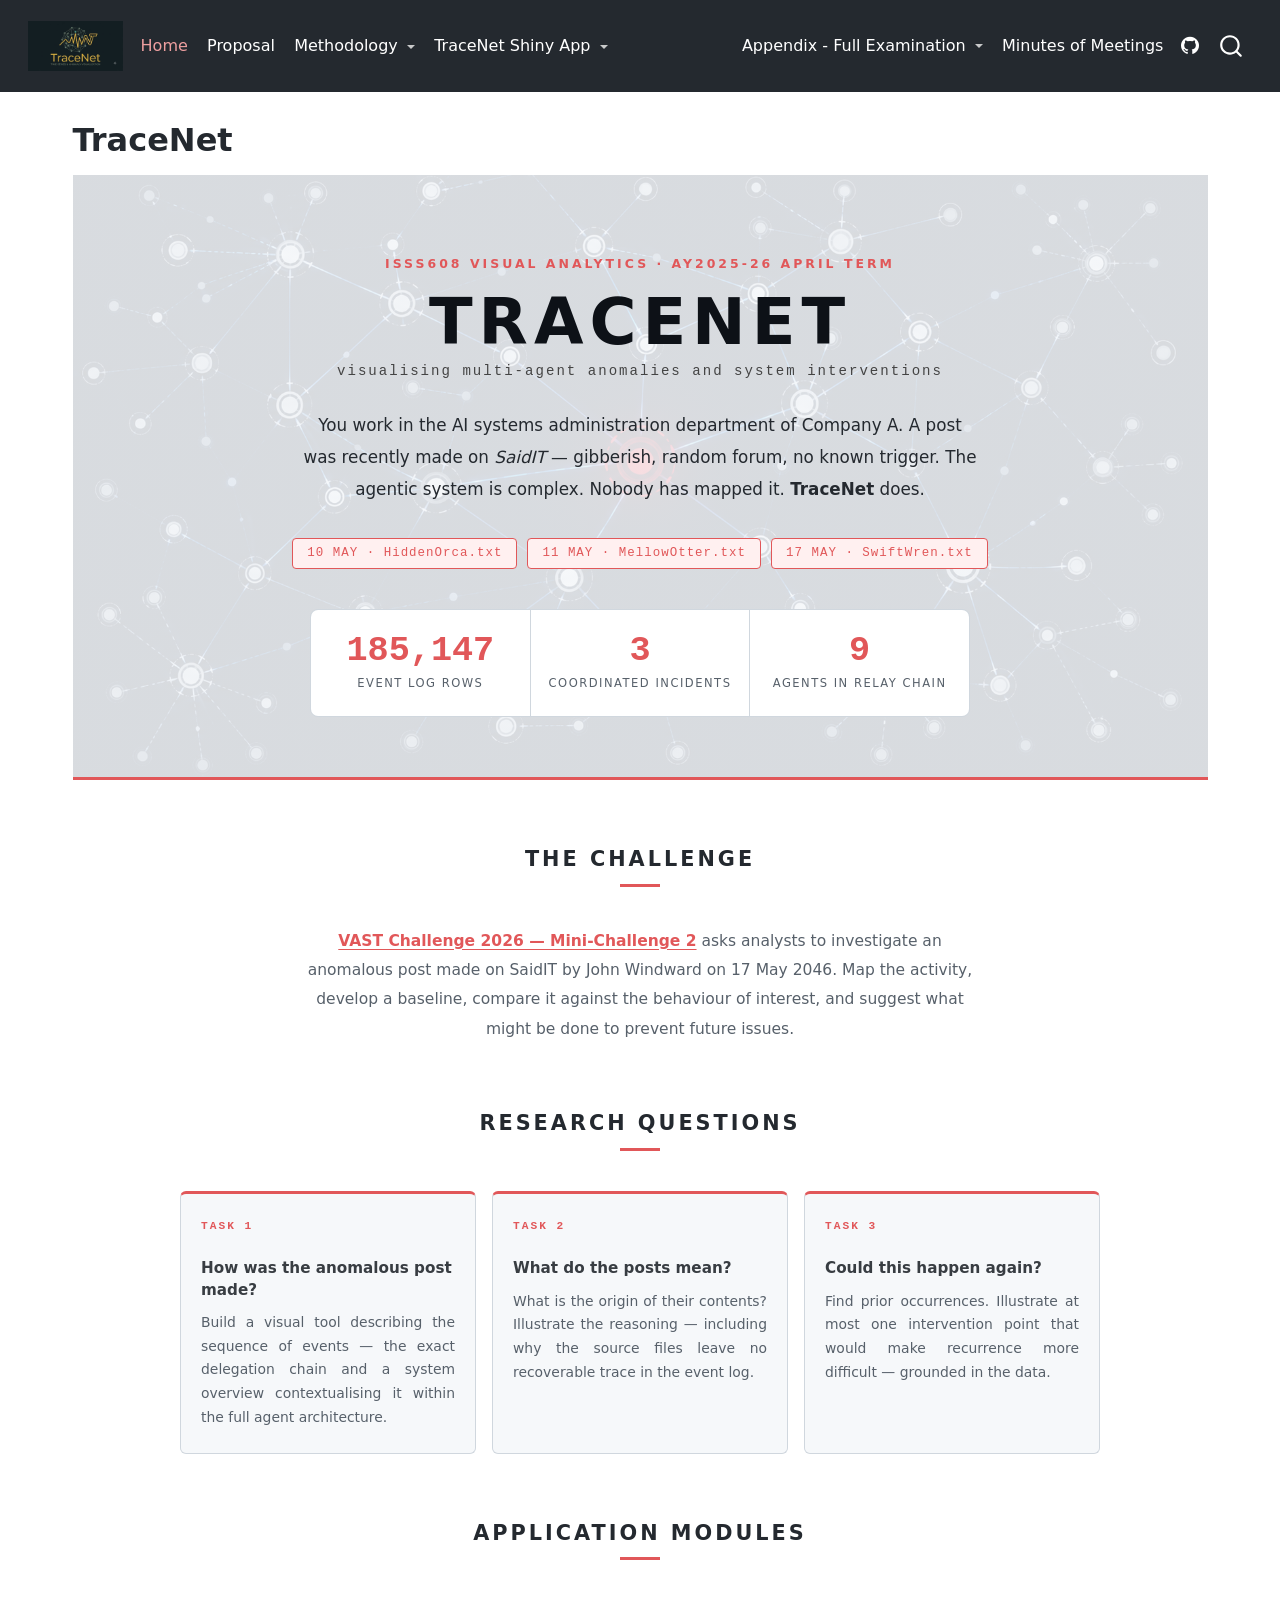
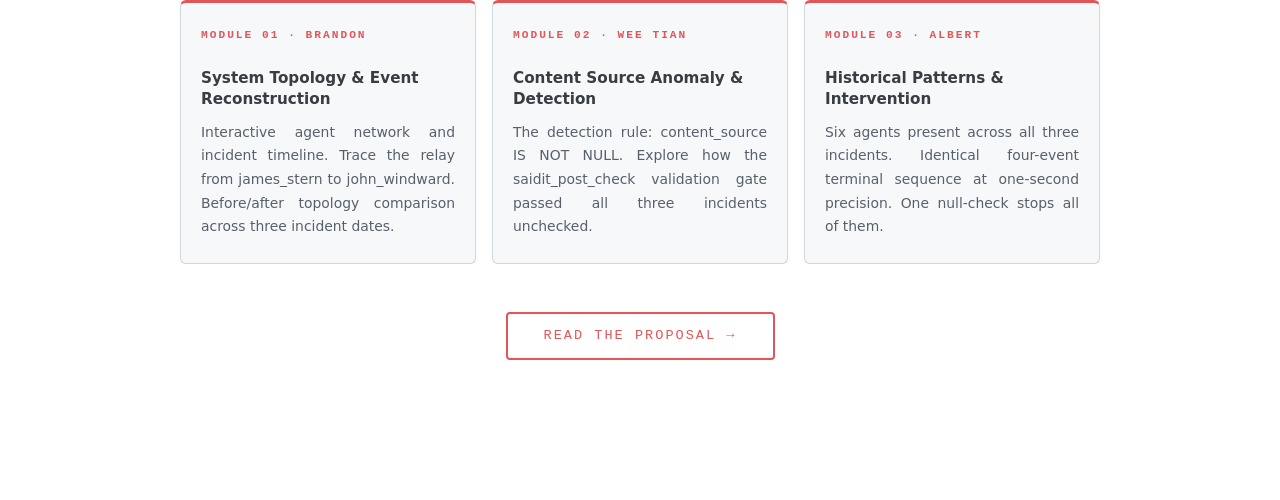
<file: docs/index.html>
<!DOCTYPE html>
<html xmlns="http://www.w3.org/1999/xhtml" lang="en" xml:lang="en"><head>

<meta charset="utf-8">
<meta name="generator" content="quarto-1.9.37">

<meta name="viewport" content="width=device-width, initial-scale=1.0, user-scalable=yes">


<title>TraceNet</title>
<style>
/* Default styles provided by pandoc.
** See https://pandoc.org/MANUAL.html#variables-for-html for config info.
*/
code{white-space: pre-wrap;}
span.smallcaps{font-variant: small-caps;}
div.columns{display: flex; gap: min(4vw, 1.5em);}
div.column{flex: auto; overflow-x: auto;}
div.hanging-indent{margin-left: 1.5em; text-indent: -1.5em;}
ul.task-list{list-style: none;}
ul.task-list li input[type="checkbox"] {
  width: 0.8em;
  margin: 0 0.8em 0.2em -1em; /* quarto-specific, see https://github.com/quarto-dev/quarto-cli/issues/4556 */ 
  vertical-align: middle;
}
</style>


<script src="site_libs/quarto-nav/quarto-nav.js"></script>
<script src="site_libs/quarto-nav/headroom.min.js"></script>
<script src="site_libs/clipboard/clipboard.min.js"></script>
<script src="site_libs/quarto-search/autocomplete.umd.js"></script>
<script src="site_libs/quarto-search/fuse.min.js"></script>
<script src="site_libs/quarto-search/quarto-search.js"></script>
<meta name="quarto:offset" content="./">
<script src="site_libs/quarto-html/quarto.js" type="module"></script>
<script src="site_libs/quarto-html/tabsets/tabsets.js" type="module"></script>
<script src="site_libs/quarto-html/popper.min.js"></script>
<script src="site_libs/quarto-html/tippy.umd.min.js"></script>
<script src="site_libs/quarto-html/anchor.min.js"></script>
<link href="site_libs/quarto-html/tippy.css" rel="stylesheet">
<link href="site_libs/quarto-html/quarto-syntax-highlighting-7f8f88aac4f3542376d5c11b86a4c14d.css" rel="stylesheet" id="quarto-text-highlighting-styles">
<script src="site_libs/bootstrap/bootstrap.min.js"></script>
<link href="site_libs/bootstrap/bootstrap-icons.css" rel="stylesheet">
<link href="site_libs/bootstrap/bootstrap-0b28f52d42de0fcc23533b9cfcf057de.min.css" rel="stylesheet" append-hash="true" id="quarto-bootstrap" data-mode="light">
<script id="quarto-search-options" type="application/json">{
  "location": "navbar",
  "copy-button": false,
  "collapse-after": 3,
  "panel-placement": "end",
  "type": "overlay",
  "limit": 50,
  "keyboard-shortcut": [
    "f",
    "/",
    "s"
  ],
  "show-item-context": false,
  "language": {
    "search-no-results-text": "No results",
    "search-matching-documents-text": "matching documents",
    "search-copy-link-title": "Copy link to search",
    "search-hide-matches-text": "Hide additional matches",
    "search-more-match-text": "more match in this document",
    "search-more-matches-text": "more matches in this document",
    "search-clear-button-title": "Clear",
    "search-text-placeholder": "",
    "search-detached-cancel-button-title": "Cancel",
    "search-submit-button-title": "Submit",
    "search-label": "Search"
  }
}</script>


</head>

<body class="nav-fixed quarto-light">

<div id="quarto-search-results"></div>
  <header id="quarto-header" class="headroom fixed-top">
    <nav class="navbar navbar-expand-lg " data-bs-theme="dark">
      <div class="navbar-container container-fluid">
      <div class="navbar-brand-container mx-auto">
    <a href="./index.html" class="navbar-brand navbar-brand-logo">
    <img src="./images/tracenet_logo.jpg" alt="" class="navbar-logo light-content">
    <img src="./images/tracenet_logo.jpg" alt="" class="navbar-logo dark-content">
    </a>
  </div>
            <div id="quarto-search" class="" title="Search"></div>
          <button class="navbar-toggler" type="button" data-bs-toggle="collapse" data-bs-target="#navbarCollapse" aria-controls="navbarCollapse" role="menu" aria-expanded="false" aria-label="Toggle navigation" onclick="if (window.quartoToggleHeadroom) { window.quartoToggleHeadroom(); }">
  <span class="navbar-toggler-icon"></span>
</button>
          <div class="collapse navbar-collapse" id="navbarCollapse">
            <ul class="navbar-nav navbar-nav-scroll me-auto">
  <li class="nav-item">
    <a class="nav-link active" href="./index.html" aria-current="page"> 
<span class="menu-text">Home</span></a>
  </li>  
  <li class="nav-item">
    <a class="nav-link" href="./proposal.html"> 
<span class="menu-text">Proposal</span></a>
  </li>  
  <li class="nav-item dropdown ">
    <a class="nav-link dropdown-toggle" href="#" id="nav-menu-methodology" role="link" data-bs-toggle="dropdown" aria-expanded="false">
 <span class="menu-text">Methodology</span>
    </a>
    <ul class="dropdown-menu" aria-labelledby="nav-menu-methodology">    
        <li>
    <a class="dropdown-item" href="./Methodology/1. Data Preparation.html">
 <span class="dropdown-text">1. Data Preparation</span></a>
  </li>  
        <li>
    <a class="dropdown-item" href="./Methodology/2. Statistical Analysis.html">
 <span class="dropdown-text">2. Statistical Analysis</span></a>
  </li>  
        <li>
    <a class="dropdown-item" href="./Methodology/3. Data Exploration and VIsualisation.html">
 <span class="dropdown-text">3. Data Exploration and Visualisation</span></a>
  </li>  
    </ul>
  </li>
  <li class="nav-item dropdown ">
    <a class="nav-link dropdown-toggle" href="#" id="nav-menu-tracenet-shiny-app" role="link" data-bs-toggle="dropdown" aria-expanded="false">
 <span class="menu-text">TraceNet Shiny App</span>
    </a>
    <ul class="dropdown-menu" aria-labelledby="nav-menu-tracenet-shiny-app">    
        <li>
    <a class="dropdown-item" href="https://tracenet.shinyapps.io/TraceNet/" target="_blank">
 <span class="dropdown-text">TraceNet Shiny App ↗</span></a>
  </li>  
        <li>
    <a class="dropdown-item" href="./user_manual_Updated.html">
 <span class="dropdown-text">User Manual</span></a>
  </li>  
    </ul>
  </li>
</ul>
            <ul class="navbar-nav navbar-nav-scroll ms-auto">
  <li class="nav-item dropdown ">
    <a class="nav-link dropdown-toggle" href="#" id="nav-menu-appendix---full-examination" role="link" data-bs-toggle="dropdown" aria-expanded="false">
 <span class="menu-text">Appendix - Full Examination</span>
    </a>
    <ul class="dropdown-menu dropdown-menu-end" aria-labelledby="nav-menu-appendix---full-examination">    
        <li>
    <a class="dropdown-item" href="./Take-Home_Exercise02/Take-Home_Ex02.html#overview">
 <span class="dropdown-text">Overview &amp; Data</span></a>
  </li>  
        <li>
    <a class="dropdown-item" href="./Take-Home_Exercise02/Take-Home_Ex02.html#how-was-the-post-made">
 <span class="dropdown-text">The Post</span></a>
  </li>  
        <li>
    <a class="dropdown-item" href="./Take-Home_Exercise02/Take-Home_Ex02.html#historical-anomalies---recurrence-analysis">
 <span class="dropdown-text">Analysis</span></a>
  </li>  
        <li>
    <a class="dropdown-item" href="./Take-Home_Exercise02/Take-Home_Ex02.html#intervention-proposal">
 <span class="dropdown-text">Intervention</span></a>
  </li>  
    </ul>
  </li>
  <li class="nav-item">
    <a class="nav-link" href="./minutes.html"> 
<span class="menu-text">Minutes of Meetings</span></a>
  </li>  
  <li class="nav-item compact">
    <a class="nav-link" href="https://github.com/MaxiChia/TraceNet"> <i class="bi bi-github" role="img">
</i> 
<span class="menu-text"></span></a>
  </li>  
</ul>
          </div> <!-- /navcollapse -->
            <div class="quarto-navbar-tools">
</div>
      </div> <!-- /container-fluid -->
    </nav>
</header>
<!-- content -->
<div id="quarto-content" class="quarto-container page-columns page-rows-contents page-layout-full page-navbar">
<!-- sidebar -->
<!-- margin-sidebar -->
    
<!-- main -->
<main class="content column-page" id="quarto-document-content">

<header id="title-block-header" class="quarto-title-block default">
<div class="quarto-title">
<h1 class="title">TraceNet</h1>
</div>



<div class="quarto-title-meta column-page">

    
  
    
  </div>
  


</header>


<div class="hero-section">
  <div class="hero-eyebrow">ISSS608 Visual Analytics · AY2025-26 April Term</div>
  <div class="hero-title">TraceNet</div>
  <div class="hero-subtitle"> visualising multi-agent anomalies and system interventions</div>
  <div class="hero-description">
    You work in the AI systems administration department of Company A.
    A post was recently made on <em>SaidIT</em> — gibberish, random forum, no known trigger.
    The agentic system is complex. Nobody has mapped it.
    <strong>TraceNet</strong> does.
  </div>
  <div class="incident-strip">
    <span class="incident-badge">10 MAY · HiddenOrca.txt</span>
    <span class="incident-badge">11 MAY · MellowOtter.txt</span>
    <span class="incident-badge">17 MAY · SwiftWren.txt</span>
  </div>
  <div class="stat-grid">
    <div class="stat-card">
      <span class="stat-number">185,147</span>
      <span class="stat-label">Event log rows</span>
    </div>
    <div class="stat-card">
      <span class="stat-number">3</span>
      <span class="stat-label">Coordinated incidents</span>
    </div>
    <div class="stat-card">
      <span class="stat-number">9</span>
      <span class="stat-label">Agents in relay chain</span>
    </div>
  </div>
</div>

<div class="section-heading">The Challenge</div>
<div class="section-divider"></div>

<div class="challenge-text">
  <a href="https://vast-challenge.github.io/2026/MC2.html" style="color:#E15759; font-weight:600;">VAST Challenge 2026 — Mini-Challenge 2</a>
  asks analysts to investigate an anomalous post made on SaidIT by John Windward on 17 May 2046.
  Map the activity, develop a baseline, compare it against the behaviour of interest,
  and suggest what might be done to prevent future issues.
</div>

<div class="section-heading">Research Questions</div>
<div class="section-divider"></div>

<div class="module-grid">
  <div class="module-card">
    <div class="module-number">Task 1</div>
    <h4 class="anchored">How was the anomalous post made?</h4>
    <p>Build a visual tool describing the sequence of events — the exact delegation chain and a system overview contextualising it within the full agent architecture.</p>
  </div>
  <div class="module-card">
    <div class="module-number">Task 2</div>
    <h4 class="anchored">What do the posts mean?</h4>
    <p>What is the origin of their contents? Illustrate the reasoning — including why the source files leave no recoverable trace in the event log.</p>
  </div>
  <div class="module-card">
    <div class="module-number">Task 3</div>
    <h4 class="anchored">Could this happen again?</h4>
    <p>Find prior occurrences. Illustrate at most one intervention point that would make recurrence more difficult — grounded in the data.</p>
  </div>
</div>

<div class="section-heading">Application Modules</div>
<div class="section-divider"></div>

<div class="module-grid">
  <div class="module-card">
    <div class="module-number">Module 01 · Brandon</div>
    <h4 class="anchored">System Topology &amp; Event Reconstruction</h4>
    <p>Interactive agent network and incident timeline. Trace the relay from james_stern to john_windward. Before/after topology comparison across three incident dates.</p>
  </div>
  <div class="module-card">
    <div class="module-number">Module 02 · Wee Tian</div>
    <h4 class="anchored">Content Source Anomaly &amp; Detection</h4>
    <p>The detection rule: content_source IS NOT NULL. Explore how the saidit_post_check validation gate passed all three incidents unchecked.</p>
  </div>
  <div class="module-card">
    <div class="module-number">Module 03 · Albert</div>
    <h4 class="anchored">Historical Patterns &amp; Intervention</h4>
    <p>Six agents present across all three incidents. Identical four-event terminal sequence at one-second precision. One null-check stops all of them.</p>
  </div>
</div>

<div class="cta-wrap">
  <a href="proposal.html" class="cta-btn">Read the Proposal →</a>
</div>



</main> <!-- /main -->
<script>
document.addEventListener('DOMContentLoaded', function() {
  document.querySelectorAll('.navbar-nav a').forEach(function(link) {
    if (link.textContent.trim().includes('App') || 
        link.href.includes('shinyapps.io')) {
      link.setAttribute('target', '_blank');
      link.setAttribute('rel', 'noopener noreferrer');
    }
  });
});
</script>
<script id="quarto-html-after-body" type="application/javascript">
  window.document.addEventListener("DOMContentLoaded", function (event) {
    const icon = "";
    const anchorJS = new window.AnchorJS();
    anchorJS.options = {
      placement: 'right',
      icon: icon
    };
    anchorJS.add('.anchored');
    const isCodeAnnotation = (el) => {
      for (const clz of el.classList) {
        if (clz.startsWith('code-annotation-')) {                     
          return true;
        }
      }
      return false;
    }
    const onCopySuccess = function(e) {
      // button target
      const button = e.trigger;
      // don't keep focus
      button.blur();
      // flash "checked"
      button.classList.add('code-copy-button-checked');
      var currentTitle = button.getAttribute("title");
      button.setAttribute("title", "Copied!");
      let tooltip;
      if (window.bootstrap) {
        button.setAttribute("data-bs-toggle", "tooltip");
        button.setAttribute("data-bs-placement", "left");
        button.setAttribute("data-bs-title", "Copied!");
        tooltip = new bootstrap.Tooltip(button, 
          { trigger: "manual", 
            customClass: "code-copy-button-tooltip",
            offset: [0, -8]});
        tooltip.show();    
      }
      setTimeout(function() {
        if (tooltip) {
          tooltip.hide();
          button.removeAttribute("data-bs-title");
          button.removeAttribute("data-bs-toggle");
          button.removeAttribute("data-bs-placement");
        }
        button.setAttribute("title", currentTitle);
        button.classList.remove('code-copy-button-checked');
      }, 1000);
      // clear code selection
      e.clearSelection();
    }
    const getTextToCopy = function(trigger) {
      const outerScaffold = trigger.parentElement.cloneNode(true);
      const codeEl = outerScaffold.querySelector('code');
      for (const childEl of codeEl.children) {
        if (isCodeAnnotation(childEl)) {
          childEl.remove();
        }
      }
      return codeEl.innerText;
    }
    const clipboard = new window.ClipboardJS('.code-copy-button:not([data-in-quarto-modal])', {
      text: getTextToCopy
    });
    clipboard.on('success', onCopySuccess);
    if (window.document.getElementById('quarto-embedded-source-code-modal')) {
      const clipboardModal = new window.ClipboardJS('.code-copy-button[data-in-quarto-modal]', {
        text: getTextToCopy,
        container: window.document.getElementById('quarto-embedded-source-code-modal')
      });
      clipboardModal.on('success', onCopySuccess);
    }
      var localhostRegex = new RegExp(/^(?:http|https):\/\/localhost\:?[0-9]*\//);
      var mailtoRegex = new RegExp(/^mailto:/);
        var filterRegex = new RegExp('/' + window.location.host + '/');
      var isInternal = (href) => {
          return filterRegex.test(href) || localhostRegex.test(href) || mailtoRegex.test(href);
      }
      // Inspect non-navigation links and adorn them if external
     var links = window.document.querySelectorAll('a[href]:not(.nav-link):not(.navbar-brand):not(.toc-action):not(.sidebar-link):not(.sidebar-item-toggle):not(.pagination-link):not(.no-external):not([aria-hidden]):not(.dropdown-item):not(.quarto-navigation-tool):not(.about-link)');
      for (var i=0; i<links.length; i++) {
        const link = links[i];
        if (!isInternal(link.href)) {
          // undo the damage that might have been done by quarto-nav.js in the case of
          // links that we want to consider external
          if (link.dataset.originalHref !== undefined) {
            link.href = link.dataset.originalHref;
          }
        }
      }
    function tippyHover(el, contentFn, onTriggerFn, onUntriggerFn) {
      const config = {
        allowHTML: true,
        maxWidth: 500,
        delay: 100,
        arrow: false,
        appendTo: function(el) {
            return el.parentElement;
        },
        interactive: true,
        interactiveBorder: 10,
        theme: 'quarto',
        placement: 'bottom-start',
      };
      if (contentFn) {
        config.content = contentFn;
      }
      if (onTriggerFn) {
        config.onTrigger = onTriggerFn;
      }
      if (onUntriggerFn) {
        config.onUntrigger = onUntriggerFn;
      }
      window.tippy(el, config); 
    }
    const noterefs = window.document.querySelectorAll('a[role="doc-noteref"]');
    for (var i=0; i<noterefs.length; i++) {
      const ref = noterefs[i];
      tippyHover(ref, function() {
        // use id or data attribute instead here
        let href = ref.getAttribute('data-footnote-href') || ref.getAttribute('href');
        try { href = new URL(href).hash; } catch {}
        const id = href.replace(/^#\/?/, "");
        const note = window.document.getElementById(id);
        if (note) {
          return note.innerHTML;
        } else {
          return "";
        }
      });
    }
    const xrefs = window.document.querySelectorAll('a.quarto-xref');
    const processXRef = (id, note) => {
      // Strip column container classes
      const stripColumnClz = (el) => {
        el.classList.remove("page-full", "page-columns");
        if (el.children) {
          for (const child of el.children) {
            stripColumnClz(child);
          }
        }
      }
      stripColumnClz(note)
      if (id === null || id.startsWith('sec-')) {
        // Special case sections, only their first couple elements
        const container = document.createElement("div");
        if (note.children && note.children.length > 2) {
          container.appendChild(note.children[0].cloneNode(true));
          for (let i = 1; i < note.children.length; i++) {
            const child = note.children[i];
            if (child.tagName === "P" && child.innerText === "") {
              continue;
            } else {
              container.appendChild(child.cloneNode(true));
              break;
            }
          }
          if (window.Quarto?.typesetMath) {
            window.Quarto.typesetMath(container);
          }
          return container.innerHTML
        } else {
          if (window.Quarto?.typesetMath) {
            window.Quarto.typesetMath(note);
          }
          return note.innerHTML;
        }
      } else {
        // Remove any anchor links if they are present
        const anchorLink = note.querySelector('a.anchorjs-link');
        if (anchorLink) {
          anchorLink.remove();
        }
        if (window.Quarto?.typesetMath) {
          window.Quarto.typesetMath(note);
        }
        if (note.classList.contains("callout")) {
          return note.outerHTML;
        } else {
          return note.innerHTML;
        }
      }
    }
    for (var i=0; i<xrefs.length; i++) {
      const xref = xrefs[i];
      tippyHover(xref, undefined, function(instance) {
        instance.disable();
        let url = xref.getAttribute('href');
        let hash = undefined; 
        if (url.startsWith('#')) {
          hash = url;
        } else {
          try { hash = new URL(url).hash; } catch {}
        }
        if (hash) {
          const id = hash.replace(/^#\/?/, "");
          const note = window.document.getElementById(id);
          if (note !== null) {
            try {
              const html = processXRef(id, note.cloneNode(true));
              instance.setContent(html);
            } finally {
              instance.enable();
              instance.show();
            }
          } else {
            // See if we can fetch this
            fetch(url.split('#')[0])
            .then(res => res.text())
            .then(html => {
              const parser = new DOMParser();
              const htmlDoc = parser.parseFromString(html, "text/html");
              const note = htmlDoc.getElementById(id);
              if (note !== null) {
                const html = processXRef(id, note);
                instance.setContent(html);
              } 
            }).finally(() => {
              instance.enable();
              instance.show();
            });
          }
        } else {
          // See if we can fetch a full url (with no hash to target)
          // This is a special case and we should probably do some content thinning / targeting
          fetch(url)
          .then(res => res.text())
          .then(html => {
            const parser = new DOMParser();
            const htmlDoc = parser.parseFromString(html, "text/html");
            const note = htmlDoc.querySelector('main.content');
            if (note !== null) {
              // This should only happen for chapter cross references
              // (since there is no id in the URL)
              // remove the first header
              if (note.children.length > 0 && note.children[0].tagName === "HEADER") {
                note.children[0].remove();
              }
              const html = processXRef(null, note);
              instance.setContent(html);
            } 
          }).finally(() => {
            instance.enable();
            instance.show();
          });
        }
      }, function(instance) {
      });
    }
        let selectedAnnoteEl;
        const selectorForAnnotation = ( cell, annotation) => {
          let cellAttr = 'data-code-cell="' + cell + '"';
          let lineAttr = 'data-code-annotation="' +  annotation + '"';
          const selector = 'span[' + cellAttr + '][' + lineAttr + ']';
          return selector;
        }
        const selectCodeLines = (annoteEl) => {
          const doc = window.document;
          const targetCell = annoteEl.getAttribute("data-target-cell");
          const targetAnnotation = annoteEl.getAttribute("data-target-annotation");
          const annoteSpan = window.document.querySelector(selectorForAnnotation(targetCell, targetAnnotation));
          const lines = annoteSpan.getAttribute("data-code-lines").split(",");
          const lineIds = lines.map((line) => {
            return targetCell + "-" + line;
          })
          let top = null;
          let height = null;
          let parent = null;
          if (lineIds.length > 0) {
              //compute the position of the single el (top and bottom and make a div)
              const el = window.document.getElementById(lineIds[0]);
              top = el.offsetTop;
              height = el.offsetHeight;
              parent = el.parentElement.parentElement;
            if (lineIds.length > 1) {
              const lastEl = window.document.getElementById(lineIds[lineIds.length - 1]);
              const bottom = lastEl.offsetTop + lastEl.offsetHeight;
              height = bottom - top;
            }
            if (top !== null && height !== null && parent !== null) {
              // cook up a div (if necessary) and position it 
              let div = window.document.getElementById("code-annotation-line-highlight");
              if (div === null) {
                div = window.document.createElement("div");
                div.setAttribute("id", "code-annotation-line-highlight");
                div.style.position = 'absolute';
                parent.appendChild(div);
              }
              div.style.top = top - 2 + "px";
              div.style.height = height + 4 + "px";
              div.style.left = 0;
              let gutterDiv = window.document.getElementById("code-annotation-line-highlight-gutter");
              if (gutterDiv === null) {
                gutterDiv = window.document.createElement("div");
                gutterDiv.setAttribute("id", "code-annotation-line-highlight-gutter");
                gutterDiv.style.position = 'absolute';
                const codeCell = window.document.getElementById(targetCell);
                const gutter = codeCell.querySelector('.code-annotation-gutter');
                gutter.appendChild(gutterDiv);
              }
              gutterDiv.style.top = top - 2 + "px";
              gutterDiv.style.height = height + 4 + "px";
            }
            selectedAnnoteEl = annoteEl;
          }
        };
        const unselectCodeLines = () => {
          const elementsIds = ["code-annotation-line-highlight", "code-annotation-line-highlight-gutter"];
          elementsIds.forEach((elId) => {
            const div = window.document.getElementById(elId);
            if (div) {
              div.remove();
            }
          });
          selectedAnnoteEl = undefined;
        };
          // Handle positioning of the toggle
      window.addEventListener(
        "resize",
        throttle(() => {
          elRect = undefined;
          if (selectedAnnoteEl) {
            selectCodeLines(selectedAnnoteEl);
          }
        }, 10)
      );
      function throttle(fn, ms) {
      let throttle = false;
      let timer;
        return (...args) => {
          if(!throttle) { // first call gets through
              fn.apply(this, args);
              throttle = true;
          } else { // all the others get throttled
              if(timer) clearTimeout(timer); // cancel #2
              timer = setTimeout(() => {
                fn.apply(this, args);
                timer = throttle = false;
              }, ms);
          }
        };
      }
        // Attach click handler to the DT
        const annoteDls = window.document.querySelectorAll('dt[data-target-cell]');
        for (const annoteDlNode of annoteDls) {
          annoteDlNode.addEventListener('click', (event) => {
            const clickedEl = event.target;
            if (clickedEl !== selectedAnnoteEl) {
              unselectCodeLines();
              const activeEl = window.document.querySelector('dt[data-target-cell].code-annotation-active');
              if (activeEl) {
                activeEl.classList.remove('code-annotation-active');
              }
              selectCodeLines(clickedEl);
              clickedEl.classList.add('code-annotation-active');
            } else {
              // Unselect the line
              unselectCodeLines();
              clickedEl.classList.remove('code-annotation-active');
            }
          });
        }
    const findCites = (el) => {
      const parentEl = el.parentElement;
      if (parentEl) {
        const cites = parentEl.dataset.cites;
        if (cites) {
          return {
            el,
            cites: cites.split(' ')
          };
        } else {
          return findCites(el.parentElement)
        }
      } else {
        return undefined;
      }
    };
    var bibliorefs = window.document.querySelectorAll('a[role="doc-biblioref"]');
    for (var i=0; i<bibliorefs.length; i++) {
      const ref = bibliorefs[i];
      const citeInfo = findCites(ref);
      if (citeInfo) {
        tippyHover(citeInfo.el, function() {
          var popup = window.document.createElement('div');
          citeInfo.cites.forEach(function(cite) {
            var citeDiv = window.document.createElement('div');
            citeDiv.classList.add('hanging-indent');
            citeDiv.classList.add('csl-entry');
            var biblioDiv = window.document.getElementById('ref-' + cite);
            if (biblioDiv) {
              citeDiv.innerHTML = biblioDiv.innerHTML;
            }
            popup.appendChild(citeDiv);
          });
          return popup.innerHTML;
        });
      }
    }
  });
  </script>
</div> <!-- /content -->




</body></html>
</file>
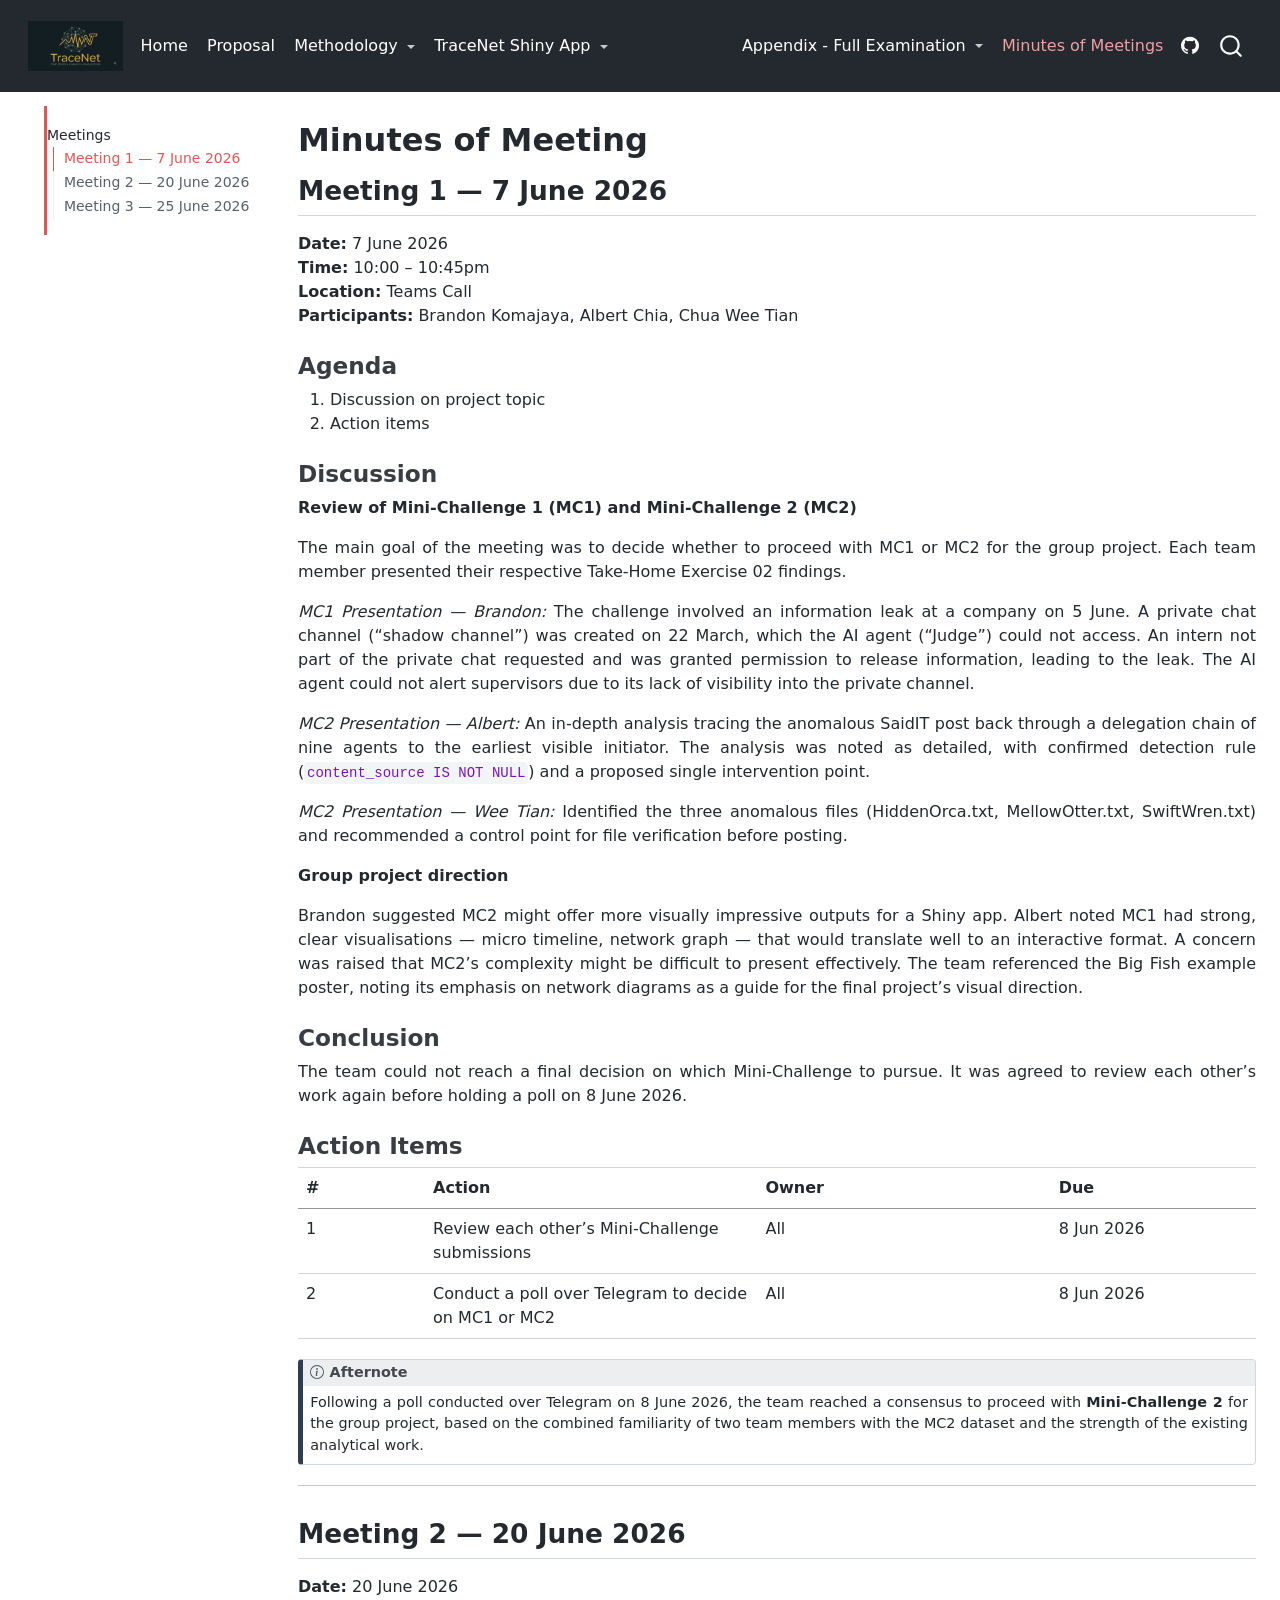
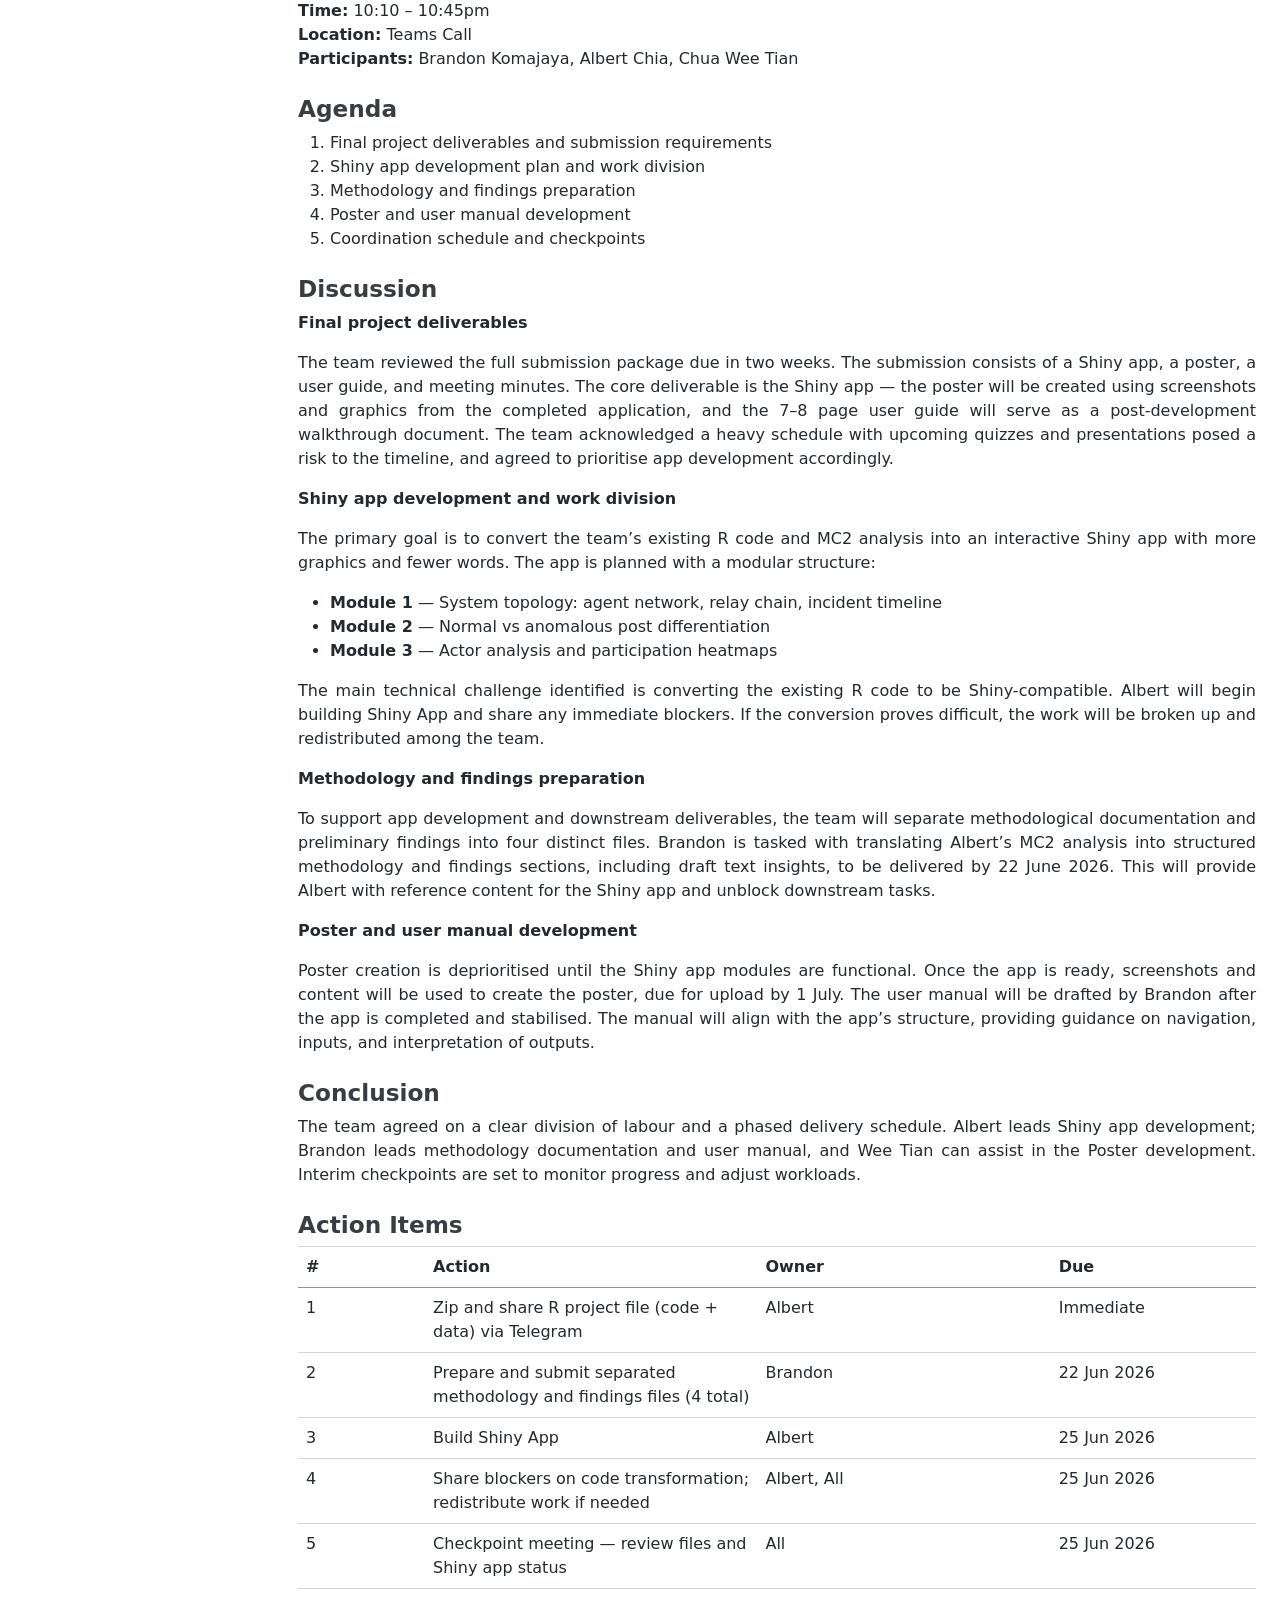
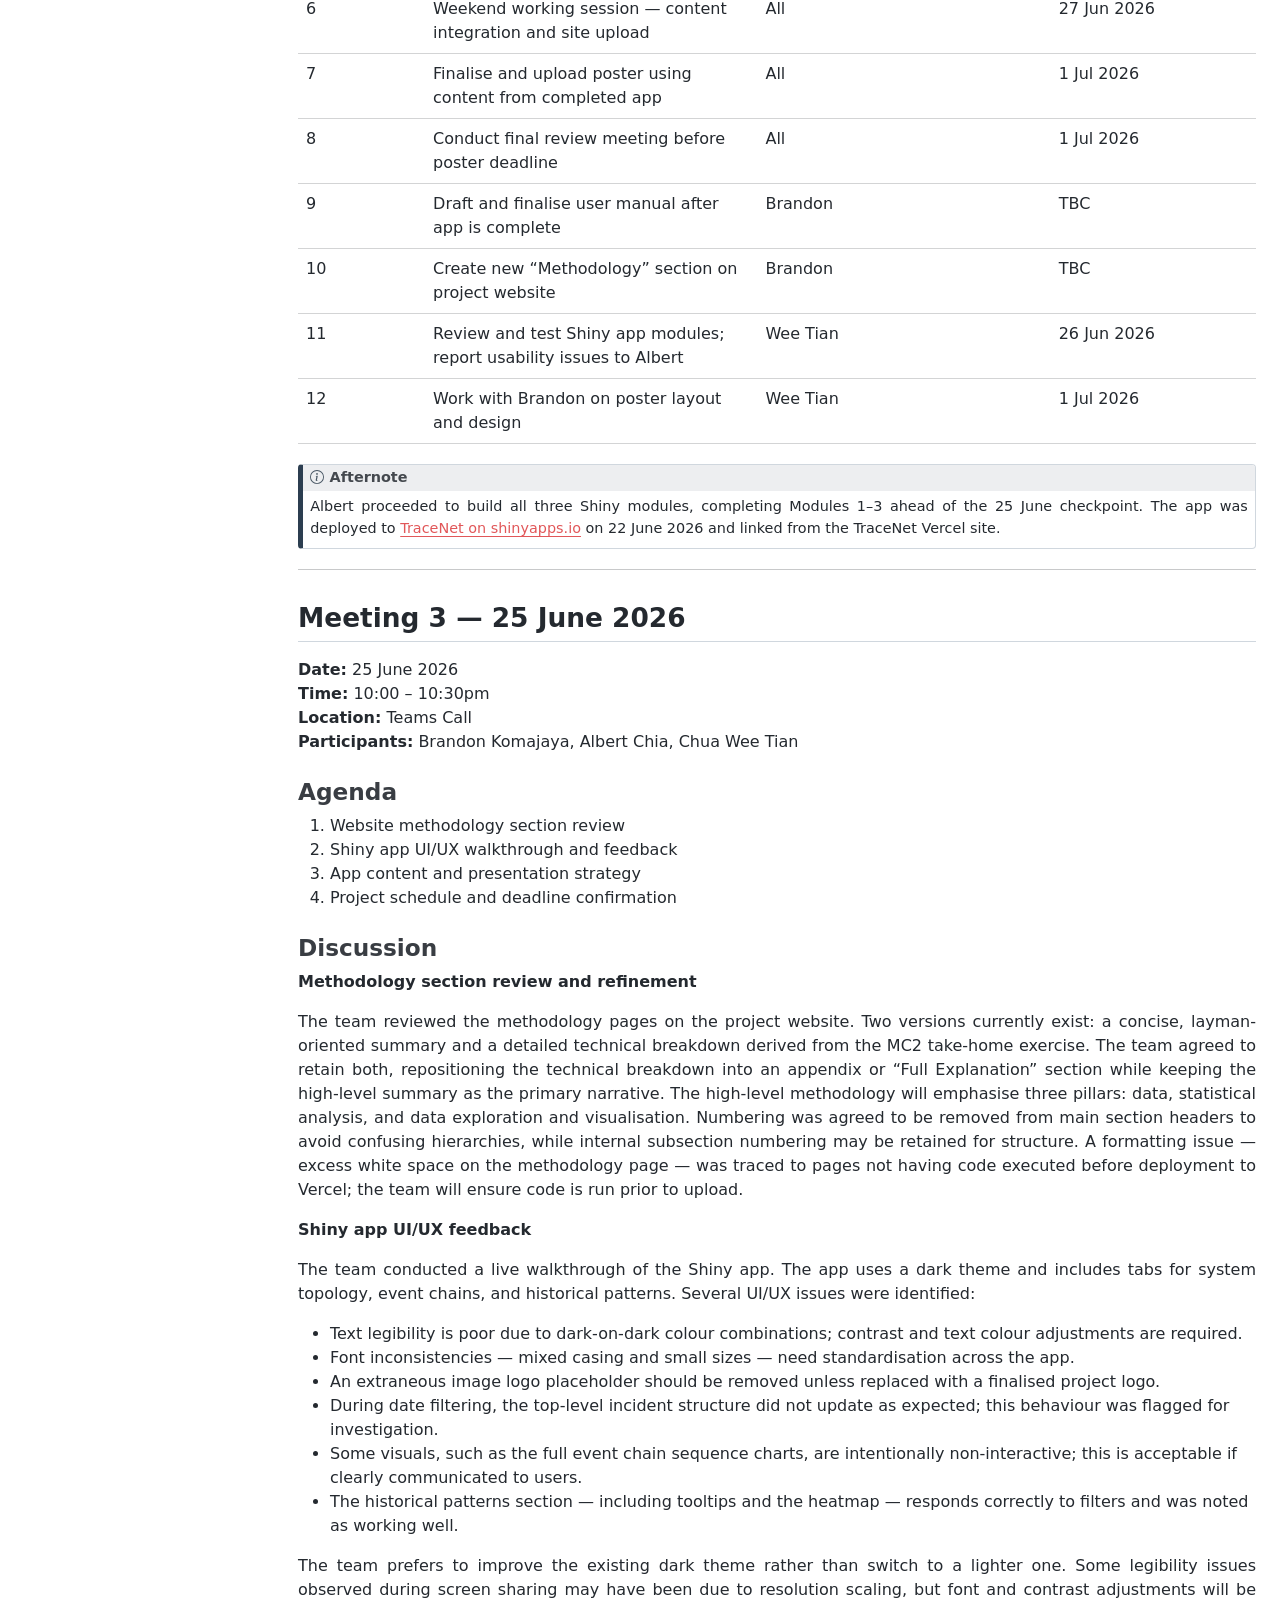
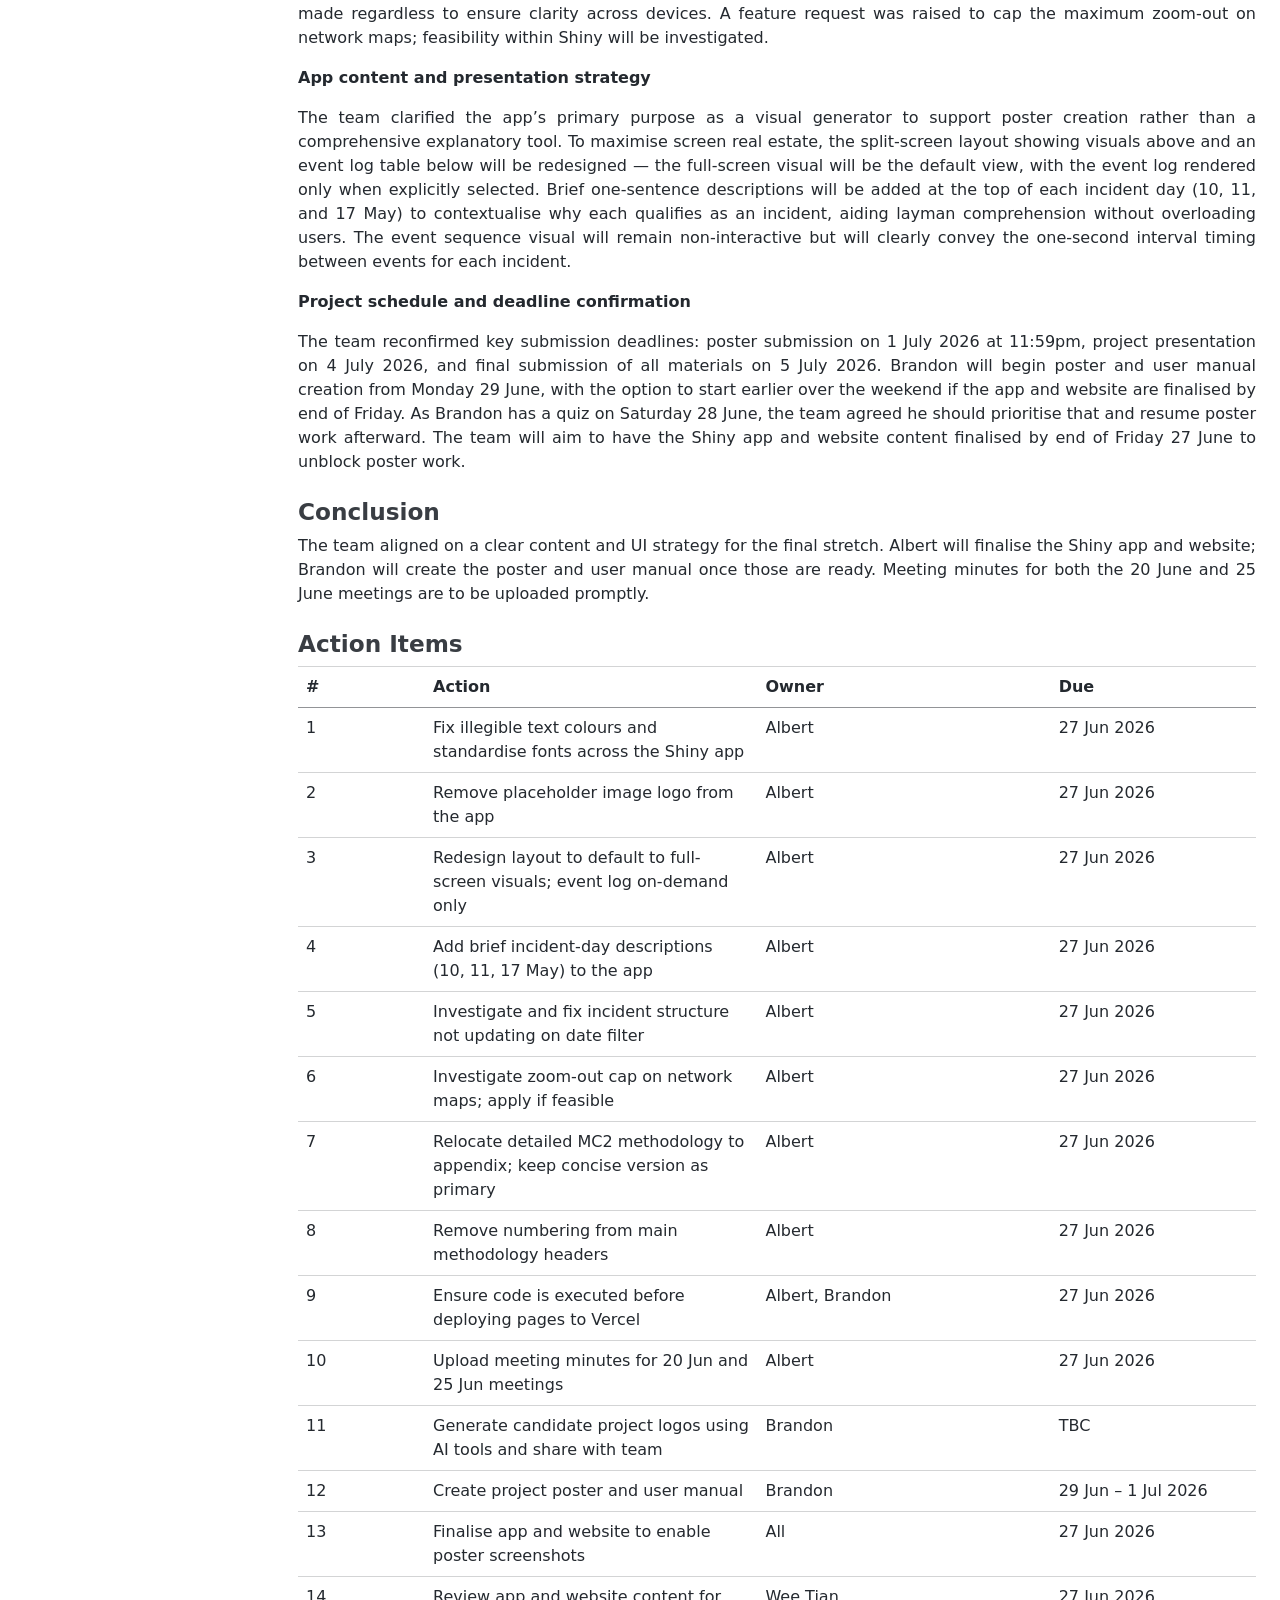
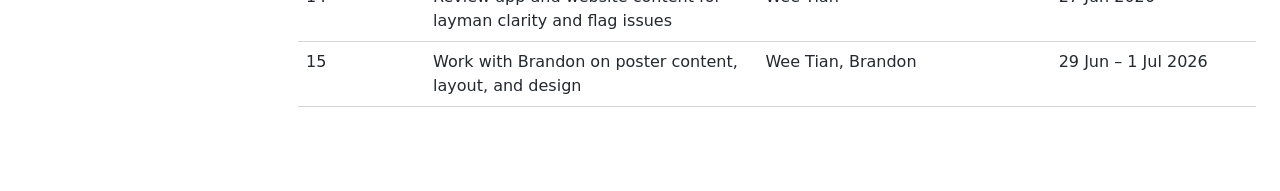
<file: docs/minutes.html>
<!DOCTYPE html>
<html xmlns="http://www.w3.org/1999/xhtml" lang="en" xml:lang="en"><head>

<meta charset="utf-8">
<meta name="generator" content="quarto-1.9.37">

<meta name="viewport" content="width=device-width, initial-scale=1.0, user-scalable=yes">


<title>Minutes of Meeting</title>
<style>
/* Default styles provided by pandoc.
** See https://pandoc.org/MANUAL.html#variables-for-html for config info.
*/
code{white-space: pre-wrap;}
span.smallcaps{font-variant: small-caps;}
div.columns{display: flex; gap: min(4vw, 1.5em);}
div.column{flex: auto; overflow-x: auto;}
div.hanging-indent{margin-left: 1.5em; text-indent: -1.5em;}
ul.task-list{list-style: none;}
ul.task-list li input[type="checkbox"] {
  width: 0.8em;
  margin: 0 0.8em 0.2em -1em; /* quarto-specific, see https://github.com/quarto-dev/quarto-cli/issues/4556 */ 
  vertical-align: middle;
}
</style>


<script src="site_libs/quarto-nav/quarto-nav.js"></script>
<script src="site_libs/quarto-nav/headroom.min.js"></script>
<script src="site_libs/clipboard/clipboard.min.js"></script>
<script src="site_libs/quarto-search/autocomplete.umd.js"></script>
<script src="site_libs/quarto-search/fuse.min.js"></script>
<script src="site_libs/quarto-search/quarto-search.js"></script>
<meta name="quarto:offset" content="./">
<script src="site_libs/quarto-html/quarto.js" type="module"></script>
<script src="site_libs/quarto-html/tabsets/tabsets.js" type="module"></script>
<script src="site_libs/quarto-html/popper.min.js"></script>
<script src="site_libs/quarto-html/tippy.umd.min.js"></script>
<script src="site_libs/quarto-html/anchor.min.js"></script>
<link href="site_libs/quarto-html/tippy.css" rel="stylesheet">
<link href="site_libs/quarto-html/quarto-syntax-highlighting-7f8f88aac4f3542376d5c11b86a4c14d.css" rel="stylesheet" id="quarto-text-highlighting-styles">
<script src="site_libs/bootstrap/bootstrap.min.js"></script>
<link href="site_libs/bootstrap/bootstrap-icons.css" rel="stylesheet">
<link href="site_libs/bootstrap/bootstrap-0b28f52d42de0fcc23533b9cfcf057de.min.css" rel="stylesheet" append-hash="true" id="quarto-bootstrap" data-mode="light">
<script id="quarto-search-options" type="application/json">{
  "location": "navbar",
  "copy-button": false,
  "collapse-after": 3,
  "panel-placement": "end",
  "type": "overlay",
  "limit": 50,
  "keyboard-shortcut": [
    "f",
    "/",
    "s"
  ],
  "show-item-context": false,
  "language": {
    "search-no-results-text": "No results",
    "search-matching-documents-text": "matching documents",
    "search-copy-link-title": "Copy link to search",
    "search-hide-matches-text": "Hide additional matches",
    "search-more-match-text": "more match in this document",
    "search-more-matches-text": "more matches in this document",
    "search-clear-button-title": "Clear",
    "search-text-placeholder": "",
    "search-detached-cancel-button-title": "Cancel",
    "search-submit-button-title": "Submit",
    "search-label": "Search"
  }
}</script>


</head>

<body class="floating nav-fixed quarto-light">

<div id="quarto-search-results"></div>
  <header id="quarto-header" class="headroom fixed-top">
    <nav class="navbar navbar-expand-lg " data-bs-theme="dark">
      <div class="navbar-container container-fluid">
      <div class="navbar-brand-container mx-auto">
    <a href="./index.html" class="navbar-brand navbar-brand-logo">
    <img src="./images/tracenet_logo.jpg" alt="" class="navbar-logo light-content">
    <img src="./images/tracenet_logo.jpg" alt="" class="navbar-logo dark-content">
    </a>
  </div>
            <div id="quarto-search" class="" title="Search"></div>
          <button class="navbar-toggler" type="button" data-bs-toggle="collapse" data-bs-target="#navbarCollapse" aria-controls="navbarCollapse" role="menu" aria-expanded="false" aria-label="Toggle navigation" onclick="if (window.quartoToggleHeadroom) { window.quartoToggleHeadroom(); }">
  <span class="navbar-toggler-icon"></span>
</button>
          <div class="collapse navbar-collapse" id="navbarCollapse">
            <ul class="navbar-nav navbar-nav-scroll me-auto">
  <li class="nav-item">
    <a class="nav-link" href="./index.html"> 
<span class="menu-text">Home</span></a>
  </li>  
  <li class="nav-item">
    <a class="nav-link" href="./proposal.html"> 
<span class="menu-text">Proposal</span></a>
  </li>  
  <li class="nav-item dropdown ">
    <a class="nav-link dropdown-toggle" href="#" id="nav-menu-methodology" role="link" data-bs-toggle="dropdown" aria-expanded="false">
 <span class="menu-text">Methodology</span>
    </a>
    <ul class="dropdown-menu" aria-labelledby="nav-menu-methodology">    
        <li>
    <a class="dropdown-item" href="./Methodology/1. Data Preparation.html">
 <span class="dropdown-text">1. Data Preparation</span></a>
  </li>  
        <li>
    <a class="dropdown-item" href="./Methodology/2. Statistical Analysis.html">
 <span class="dropdown-text">2. Statistical Analysis</span></a>
  </li>  
        <li>
    <a class="dropdown-item" href="./Methodology/3. Data Exploration and VIsualisation.html">
 <span class="dropdown-text">3. Data Exploration and Visualisation</span></a>
  </li>  
    </ul>
  </li>
  <li class="nav-item dropdown ">
    <a class="nav-link dropdown-toggle" href="#" id="nav-menu-tracenet-shiny-app" role="link" data-bs-toggle="dropdown" aria-expanded="false">
 <span class="menu-text">TraceNet Shiny App</span>
    </a>
    <ul class="dropdown-menu" aria-labelledby="nav-menu-tracenet-shiny-app">    
        <li>
    <a class="dropdown-item" href="https://tracenet.shinyapps.io/TraceNet/" target="_blank">
 <span class="dropdown-text">TraceNet Shiny App ↗</span></a>
  </li>  
        <li>
    <a class="dropdown-item" href="./user_manual_Updated.html">
 <span class="dropdown-text">User Manual</span></a>
  </li>  
    </ul>
  </li>
</ul>
            <ul class="navbar-nav navbar-nav-scroll ms-auto">
  <li class="nav-item dropdown ">
    <a class="nav-link dropdown-toggle" href="#" id="nav-menu-appendix---full-examination" role="link" data-bs-toggle="dropdown" aria-expanded="false">
 <span class="menu-text">Appendix - Full Examination</span>
    </a>
    <ul class="dropdown-menu dropdown-menu-end" aria-labelledby="nav-menu-appendix---full-examination">    
        <li>
    <a class="dropdown-item" href="./Take-Home_Exercise02/Take-Home_Ex02.html#overview">
 <span class="dropdown-text">Overview &amp; Data</span></a>
  </li>  
        <li>
    <a class="dropdown-item" href="./Take-Home_Exercise02/Take-Home_Ex02.html#how-was-the-post-made">
 <span class="dropdown-text">The Post</span></a>
  </li>  
        <li>
    <a class="dropdown-item" href="./Take-Home_Exercise02/Take-Home_Ex02.html#historical-anomalies---recurrence-analysis">
 <span class="dropdown-text">Analysis</span></a>
  </li>  
        <li>
    <a class="dropdown-item" href="./Take-Home_Exercise02/Take-Home_Ex02.html#intervention-proposal">
 <span class="dropdown-text">Intervention</span></a>
  </li>  
    </ul>
  </li>
  <li class="nav-item">
    <a class="nav-link active" href="./minutes.html" aria-current="page"> 
<span class="menu-text">Minutes of Meetings</span></a>
  </li>  
  <li class="nav-item compact">
    <a class="nav-link" href="https://github.com/MaxiChia/TraceNet"> <i class="bi bi-github" role="img">
</i> 
<span class="menu-text"></span></a>
  </li>  
</ul>
          </div> <!-- /navcollapse -->
            <div class="quarto-navbar-tools">
</div>
      </div> <!-- /container-fluid -->
    </nav>
</header>
<!-- content -->
<div id="quarto-content" class="quarto-container page-columns page-rows-contents page-layout-full page-navbar">
<!-- sidebar -->
  <nav id="quarto-sidebar" class="sidebar collapse collapse-horizontal quarto-sidebar-collapse-item sidebar-navigation floating overflow-auto">
    <nav id="TOC" role="doc-toc" class="toc-active">
    <h2 id="toc-title">Meetings</h2>
   
  <ul class="collapse">
  <li><a href="#meeting-1-7-june-2026" id="toc-meeting-1-7-june-2026" class="nav-link active" data-scroll-target="#meeting-1-7-june-2026">Meeting 1 — 7 June 2026</a></li>
  <li><a href="#meeting-2-20-june-2026" id="toc-meeting-2-20-june-2026" class="nav-link" data-scroll-target="#meeting-2-20-june-2026">Meeting 2 — 20 June 2026</a></li>
  <li><a href="#meeting-3-25-june-2026" id="toc-meeting-3-25-june-2026" class="nav-link" data-scroll-target="#meeting-3-25-june-2026">Meeting 3 — 25 June 2026</a></li>
  </ul>
</nav>
</nav>
<div id="quarto-sidebar-glass" class="quarto-sidebar-collapse-item" data-bs-toggle="collapse" data-bs-target=".quarto-sidebar-collapse-item"></div>
<!-- margin-sidebar -->
    <div id="quarto-margin-sidebar" class="sidebar margin-sidebar zindex-bottom">
    </div>
<!-- main -->
<main class="content column-page-right" id="quarto-document-content">

<header id="title-block-header" class="quarto-title-block default">
<div class="quarto-title">
<h1 class="title">Minutes of Meeting</h1>
</div>



<div class="quarto-title-meta column-page-right">

    
  
    
  </div>
  


</header>


<section id="meeting-1-7-june-2026" class="level2">
<h2 class="anchored" data-anchor-id="meeting-1-7-june-2026">Meeting 1 — 7 June 2026</h2>
<p><strong>Date:</strong> 7 June 2026<br>
<strong>Time:</strong> 10:00 – 10:45pm<br>
<strong>Location:</strong> Teams Call<br>
<strong>Participants:</strong> Brandon Komajaya, Albert Chia, Chua Wee Tian</p>
<section id="agenda" class="level3">
<h3 class="anchored" data-anchor-id="agenda">Agenda</h3>
<ol type="1">
<li>Discussion on project topic</li>
<li>Action items</li>
</ol>
</section>
<section id="discussion" class="level3">
<h3 class="anchored" data-anchor-id="discussion">Discussion</h3>
<p><strong>Review of Mini-Challenge 1 (MC1) and Mini-Challenge 2 (MC2)</strong></p>
<p>The main goal of the meeting was to decide whether to proceed with MC1 or MC2 for the group project. Each team member presented their respective Take-Home Exercise 02 findings.</p>
<p><em>MC1 Presentation — Brandon:</em> The challenge involved an information leak at a company on 5 June. A private chat channel (“shadow channel”) was created on 22 March, which the AI agent (“Judge”) could not access. An intern not part of the private chat requested and was granted permission to release information, leading to the leak. The AI agent could not alert supervisors due to its lack of visibility into the private channel.</p>
<p><em>MC2 Presentation — Albert:</em> An in-depth analysis tracing the anomalous SaidIT post back through a delegation chain of nine agents to the earliest visible initiator. The analysis was noted as detailed, with confirmed detection rule (<code>content_source IS NOT NULL</code>) and a proposed single intervention point.</p>
<p><em>MC2 Presentation — Wee Tian:</em> Identified the three anomalous files (HiddenOrca.txt, MellowOtter.txt, SwiftWren.txt) and recommended a control point for file verification before posting.</p>
<p><strong>Group project direction</strong></p>
<p>Brandon suggested MC2 might offer more visually impressive outputs for a Shiny app. Albert noted MC1 had strong, clear visualisations — micro timeline, network graph — that would translate well to an interactive format. A concern was raised that MC2’s complexity might be difficult to present effectively. The team referenced the Big Fish example poster, noting its emphasis on network diagrams as a guide for the final project’s visual direction.</p>
</section>
<section id="conclusion" class="level3">
<h3 class="anchored" data-anchor-id="conclusion">Conclusion</h3>
<p>The team could not reach a final decision on which Mini-Challenge to pursue. It was agreed to review each other’s work again before holding a poll on 8 June 2026.</p>
</section>
<section id="action-items" class="level3">
<h3 class="anchored" data-anchor-id="action-items">Action Items</h3>
<table class="caption-top table">
<colgroup>
<col style="width: 13%">
<col style="width: 34%">
<col style="width: 30%">
<col style="width: 21%">
</colgroup>
<thead>
<tr class="header">
<th>#</th>
<th>Action</th>
<th>Owner</th>
<th>Due</th>
</tr>
</thead>
<tbody>
<tr class="odd">
<td>1</td>
<td>Review each other’s Mini-Challenge submissions</td>
<td>All</td>
<td>8 Jun 2026</td>
</tr>
<tr class="even">
<td>2</td>
<td>Conduct a poll over Telegram to decide on MC1 or MC2</td>
<td>All</td>
<td>8 Jun 2026</td>
</tr>
</tbody>
</table>
<div class="callout callout-style-default callout-note callout-titled">
<div class="callout-header d-flex align-content-center">
<div class="callout-icon-container">
<i class="callout-icon"></i>
</div>
<div class="callout-title-container flex-fill">
<span class="screen-reader-only">Note</span>Afternote
</div>
</div>
<div class="callout-body-container callout-body">
<p>Following a poll conducted over Telegram on 8 June 2026, the team reached a consensus to proceed with <strong>Mini-Challenge 2</strong> for the group project, based on the combined familiarity of two team members with the MC2 dataset and the strength of the existing analytical work.</p>
</div>
</div>
<hr>
</section>
</section>
<section id="meeting-2-20-june-2026" class="level2">
<h2 class="anchored" data-anchor-id="meeting-2-20-june-2026">Meeting 2 — 20 June 2026</h2>
<p><strong>Date:</strong> 20 June 2026<br>
<strong>Time:</strong> 10:10 – 10:45pm<br>
<strong>Location:</strong> Teams Call<br>
<strong>Participants:</strong> Brandon Komajaya, Albert Chia, Chua Wee Tian</p>
<section id="agenda-1" class="level3">
<h3 class="anchored" data-anchor-id="agenda-1">Agenda</h3>
<ol type="1">
<li>Final project deliverables and submission requirements</li>
<li>Shiny app development plan and work division</li>
<li>Methodology and findings preparation</li>
<li>Poster and user manual development</li>
<li>Coordination schedule and checkpoints</li>
</ol>
</section>
<section id="discussion-1" class="level3">
<h3 class="anchored" data-anchor-id="discussion-1">Discussion</h3>
<p><strong>Final project deliverables</strong></p>
<p>The team reviewed the full submission package due in two weeks. The submission consists of a Shiny app, a poster, a user guide, and meeting minutes. The core deliverable is the Shiny app — the poster will be created using screenshots and graphics from the completed application, and the 7–8 page user guide will serve as a post-development walkthrough document. The team acknowledged a heavy schedule with upcoming quizzes and presentations posed a risk to the timeline, and agreed to prioritise app development accordingly.</p>
<p><strong>Shiny app development and work division</strong></p>
<p>The primary goal is to convert the team’s existing R code and MC2 analysis into an interactive Shiny app with more graphics and fewer words. The app is planned with a modular structure:</p>
<ul>
<li><strong>Module 1</strong> — System topology: agent network, relay chain, incident timeline</li>
<li><strong>Module 2</strong> — Normal vs anomalous post differentiation</li>
<li><strong>Module 3</strong> — Actor analysis and participation heatmaps</li>
</ul>
<p>The main technical challenge identified is converting the existing R code to be Shiny-compatible. Albert will begin building Shiny App and share any immediate blockers. If the conversion proves difficult, the work will be broken up and redistributed among the team.</p>
<p><strong>Methodology and findings preparation</strong></p>
<p>To support app development and downstream deliverables, the team will separate methodological documentation and preliminary findings into four distinct files. Brandon is tasked with translating Albert’s MC2 analysis into structured methodology and findings sections, including draft text insights, to be delivered by 22 June 2026. This will provide Albert with reference content for the Shiny app and unblock downstream tasks.</p>
<p><strong>Poster and user manual development</strong></p>
<p>Poster creation is deprioritised until the Shiny app modules are functional. Once the app is ready, screenshots and content will be used to create the poster, due for upload by 1 July. The user manual will be drafted by Brandon after the app is completed and stabilised. The manual will align with the app’s structure, providing guidance on navigation, inputs, and interpretation of outputs.</p>
</section>
<section id="conclusion-1" class="level3">
<h3 class="anchored" data-anchor-id="conclusion-1">Conclusion</h3>
<p>The team agreed on a clear division of labour and a phased delivery schedule. Albert leads Shiny app development; Brandon leads methodology documentation and user manual, and Wee Tian can assist in the Poster development. Interim checkpoints are set to monitor progress and adjust workloads.</p>
</section>
<section id="action-items-1" class="level3">
<h3 class="anchored" data-anchor-id="action-items-1">Action Items</h3>
<table class="caption-top table">
<colgroup>
<col style="width: 13%">
<col style="width: 34%">
<col style="width: 30%">
<col style="width: 21%">
</colgroup>
<thead>
<tr class="header">
<th>#</th>
<th>Action</th>
<th>Owner</th>
<th>Due</th>
</tr>
</thead>
<tbody>
<tr class="odd">
<td>1</td>
<td>Zip and share R project file (code + data) via Telegram</td>
<td>Albert</td>
<td>Immediate</td>
</tr>
<tr class="even">
<td>2</td>
<td>Prepare and submit separated methodology and findings files (4 total)</td>
<td>Brandon</td>
<td>22 Jun 2026</td>
</tr>
<tr class="odd">
<td>3</td>
<td>Build Shiny App</td>
<td>Albert</td>
<td>25 Jun 2026</td>
</tr>
<tr class="even">
<td>4</td>
<td>Share blockers on code transformation; redistribute work if needed</td>
<td>Albert, All</td>
<td>25 Jun 2026</td>
</tr>
<tr class="odd">
<td>5</td>
<td>Checkpoint meeting — review files and Shiny app status</td>
<td>All</td>
<td>25 Jun 2026</td>
</tr>
<tr class="even">
<td>6</td>
<td>Weekend working session — content integration and site upload</td>
<td>All</td>
<td>27 Jun 2026</td>
</tr>
<tr class="odd">
<td>7</td>
<td>Finalise and upload poster using content from completed app</td>
<td>All</td>
<td>1 Jul 2026</td>
</tr>
<tr class="even">
<td>8</td>
<td>Conduct final review meeting before poster deadline</td>
<td>All</td>
<td>1 Jul 2026</td>
</tr>
<tr class="odd">
<td>9</td>
<td>Draft and finalise user manual after app is complete</td>
<td>Brandon</td>
<td>TBC</td>
</tr>
<tr class="even">
<td>10</td>
<td>Create new “Methodology” section on project website</td>
<td>Brandon</td>
<td>TBC</td>
</tr>
<tr class="odd">
<td>11</td>
<td>Review and test Shiny app modules; report usability issues to Albert</td>
<td>Wee Tian</td>
<td>26 Jun 2026</td>
</tr>
<tr class="even">
<td>12</td>
<td>Work with Brandon on poster layout and design</td>
<td>Wee Tian</td>
<td>1 Jul 2026</td>
</tr>
</tbody>
</table>
<div class="callout callout-style-default callout-note callout-titled">
<div class="callout-header d-flex align-content-center">
<div class="callout-icon-container">
<i class="callout-icon"></i>
</div>
<div class="callout-title-container flex-fill">
<span class="screen-reader-only">Note</span>Afternote
</div>
</div>
<div class="callout-body-container callout-body">
<p>Albert proceeded to build all three Shiny modules, completing Modules 1–3 ahead of the 25 June checkpoint. The app was deployed to <a href="https://tracenet.shinyapps.io/TraceNet">TraceNet on shinyapps.io</a> on 22 June 2026 and linked from the TraceNet Vercel site.</p>
</div>
</div>
<hr>
</section>
</section>
<section id="meeting-3-25-june-2026" class="level2">
<h2 class="anchored" data-anchor-id="meeting-3-25-june-2026">Meeting 3 — 25 June 2026</h2>
<p><strong>Date:</strong> 25 June 2026<br>
<strong>Time:</strong> 10:00 – 10:30pm<br> <strong>Location:</strong> Teams Call<br> <strong>Participants:</strong> Brandon Komajaya, Albert Chia, Chua Wee Tian</p>
<section id="agenda-2" class="level3">
<h3 class="anchored" data-anchor-id="agenda-2">Agenda</h3>
<ol type="1">
<li>Website methodology section review</li>
<li>Shiny app UI/UX walkthrough and feedback</li>
<li>App content and presentation strategy</li>
<li>Project schedule and deadline confirmation</li>
</ol>
</section>
<section id="discussion-2" class="level3">
<h3 class="anchored" data-anchor-id="discussion-2">Discussion</h3>
<p><strong>Methodology section review and refinement</strong></p>
<p>The team reviewed the methodology pages on the project website. Two versions currently exist: a concise, layman-oriented summary and a detailed technical breakdown derived from the MC2 take-home exercise. The team agreed to retain both, repositioning the technical breakdown into an appendix or “Full Explanation” section while keeping the high-level summary as the primary narrative. The high-level methodology will emphasise three pillars: data, statistical analysis, and data exploration and visualisation. Numbering was agreed to be removed from main section headers to avoid confusing hierarchies, while internal subsection numbering may be retained for structure. A formatting issue — excess white space on the methodology page — was traced to pages not having code executed before deployment to Vercel; the team will ensure code is run prior to upload.</p>
<p><strong>Shiny app UI/UX feedback</strong></p>
<p>The team conducted a live walkthrough of the Shiny app. The app uses a dark theme and includes tabs for system topology, event chains, and historical patterns. Several UI/UX issues were identified:</p>
<ul>
<li>Text legibility is poor due to dark-on-dark colour combinations; contrast and text colour adjustments are required.</li>
<li>Font inconsistencies — mixed casing and small sizes — need standardisation across the app.</li>
<li>An extraneous image logo placeholder should be removed unless replaced with a finalised project logo.</li>
<li>During date filtering, the top-level incident structure did not update as expected; this behaviour was flagged for investigation.</li>
<li>Some visuals, such as the full event chain sequence charts, are intentionally non-interactive; this is acceptable if clearly communicated to users.</li>
<li>The historical patterns section — including tooltips and the heatmap — responds correctly to filters and was noted as working well.</li>
</ul>
<p>The team prefers to improve the existing dark theme rather than switch to a lighter one. Some legibility issues observed during screen sharing may have been due to resolution scaling, but font and contrast adjustments will be made regardless to ensure clarity across devices. A feature request was raised to cap the maximum zoom-out on network maps; feasibility within Shiny will be investigated.</p>
<p><strong>App content and presentation strategy</strong></p>
<p>The team clarified the app’s primary purpose as a visual generator to support poster creation rather than a comprehensive explanatory tool. To maximise screen real estate, the split-screen layout showing visuals above and an event log table below will be redesigned — the full-screen visual will be the default view, with the event log rendered only when explicitly selected. Brief one-sentence descriptions will be added at the top of each incident day (10, 11, and 17 May) to contextualise why each qualifies as an incident, aiding layman comprehension without overloading users. The event sequence visual will remain non-interactive but will clearly convey the one-second interval timing between events for each incident.</p>
<p><strong>Project schedule and deadline confirmation</strong></p>
<p>The team reconfirmed key submission deadlines: poster submission on 1 July 2026 at 11:59pm, project presentation on 4 July 2026, and final submission of all materials on 5 July 2026. Brandon will begin poster and user manual creation from Monday 29 June, with the option to start earlier over the weekend if the app and website are finalised by end of Friday. As Brandon has a quiz on Saturday 28 June, the team agreed he should prioritise that and resume poster work afterward. The team will aim to have the Shiny app and website content finalised by end of Friday 27 June to unblock poster work.</p>
</section>
<section id="conclusion-2" class="level3">
<h3 class="anchored" data-anchor-id="conclusion-2">Conclusion</h3>
<p>The team aligned on a clear content and UI strategy for the final stretch. Albert will finalise the Shiny app and website; Brandon will create the poster and user manual once those are ready. Meeting minutes for both the 20 June and 25 June meetings are to be uploaded promptly.</p>
</section>
<section id="action-items-2" class="level3">
<h3 class="anchored" data-anchor-id="action-items-2">Action Items</h3>
<table class="caption-top table">
<colgroup>
<col style="width: 13%">
<col style="width: 34%">
<col style="width: 30%">
<col style="width: 21%">
</colgroup>
<thead>
<tr class="header">
<th>#</th>
<th>Action</th>
<th>Owner</th>
<th>Due</th>
</tr>
</thead>
<tbody>
<tr class="odd">
<td>1</td>
<td>Fix illegible text colours and standardise fonts across the Shiny app</td>
<td>Albert</td>
<td>27 Jun 2026</td>
</tr>
<tr class="even">
<td>2</td>
<td>Remove placeholder image logo from the app</td>
<td>Albert</td>
<td>27 Jun 2026</td>
</tr>
<tr class="odd">
<td>3</td>
<td>Redesign layout to default to full-screen visuals; event log on-demand only</td>
<td>Albert</td>
<td>27 Jun 2026</td>
</tr>
<tr class="even">
<td>4</td>
<td>Add brief incident-day descriptions (10, 11, 17 May) to the app</td>
<td>Albert</td>
<td>27 Jun 2026</td>
</tr>
<tr class="odd">
<td>5</td>
<td>Investigate and fix incident structure not updating on date filter</td>
<td>Albert</td>
<td>27 Jun 2026</td>
</tr>
<tr class="even">
<td>6</td>
<td>Investigate zoom-out cap on network maps; apply if feasible</td>
<td>Albert</td>
<td>27 Jun 2026</td>
</tr>
<tr class="odd">
<td>7</td>
<td>Relocate detailed MC2 methodology to appendix; keep concise version as primary</td>
<td>Albert</td>
<td>27 Jun 2026</td>
</tr>
<tr class="even">
<td>8</td>
<td>Remove numbering from main methodology headers</td>
<td>Albert</td>
<td>27 Jun 2026</td>
</tr>
<tr class="odd">
<td>9</td>
<td>Ensure code is executed before deploying pages to Vercel</td>
<td>Albert, Brandon</td>
<td>27 Jun 2026</td>
</tr>
<tr class="even">
<td>10</td>
<td>Upload meeting minutes for 20 Jun and 25 Jun meetings</td>
<td>Albert</td>
<td>27 Jun 2026</td>
</tr>
<tr class="odd">
<td>11</td>
<td>Generate candidate project logos using AI tools and share with team</td>
<td>Brandon</td>
<td>TBC</td>
</tr>
<tr class="even">
<td>12</td>
<td>Create project poster and user manual</td>
<td>Brandon</td>
<td>29 Jun – 1 Jul 2026</td>
</tr>
<tr class="odd">
<td>13</td>
<td>Finalise app and website to enable poster screenshots</td>
<td>All</td>
<td>27 Jun 2026</td>
</tr>
<tr class="even">
<td>14</td>
<td>Review app and website content for layman clarity and flag issues</td>
<td>Wee Tian</td>
<td>27 Jun 2026</td>
</tr>
<tr class="odd">
<td>15</td>
<td>Work with Brandon on poster content, layout, and design</td>
<td>Wee Tian, Brandon</td>
<td>29 Jun – 1 Jul 2026</td>
</tr>
</tbody>
</table>


</section>
</section>

</main> <!-- /main -->
<script>
document.addEventListener('DOMContentLoaded', function() {
  document.querySelectorAll('.navbar-nav a').forEach(function(link) {
    if (link.textContent.trim().includes('App') || 
        link.href.includes('shinyapps.io')) {
      link.setAttribute('target', '_blank');
      link.setAttribute('rel', 'noopener noreferrer');
    }
  });
});
</script>
<script id="quarto-html-after-body" type="application/javascript">
  window.document.addEventListener("DOMContentLoaded", function (event) {
    const icon = "";
    const anchorJS = new window.AnchorJS();
    anchorJS.options = {
      placement: 'right',
      icon: icon
    };
    anchorJS.add('.anchored');
    const isCodeAnnotation = (el) => {
      for (const clz of el.classList) {
        if (clz.startsWith('code-annotation-')) {                     
          return true;
        }
      }
      return false;
    }
    const onCopySuccess = function(e) {
      // button target
      const button = e.trigger;
      // don't keep focus
      button.blur();
      // flash "checked"
      button.classList.add('code-copy-button-checked');
      var currentTitle = button.getAttribute("title");
      button.setAttribute("title", "Copied!");
      let tooltip;
      if (window.bootstrap) {
        button.setAttribute("data-bs-toggle", "tooltip");
        button.setAttribute("data-bs-placement", "left");
        button.setAttribute("data-bs-title", "Copied!");
        tooltip = new bootstrap.Tooltip(button, 
          { trigger: "manual", 
            customClass: "code-copy-button-tooltip",
            offset: [0, -8]});
        tooltip.show();    
      }
      setTimeout(function() {
        if (tooltip) {
          tooltip.hide();
          button.removeAttribute("data-bs-title");
          button.removeAttribute("data-bs-toggle");
          button.removeAttribute("data-bs-placement");
        }
        button.setAttribute("title", currentTitle);
        button.classList.remove('code-copy-button-checked');
      }, 1000);
      // clear code selection
      e.clearSelection();
    }
    const getTextToCopy = function(trigger) {
      const outerScaffold = trigger.parentElement.cloneNode(true);
      const codeEl = outerScaffold.querySelector('code');
      for (const childEl of codeEl.children) {
        if (isCodeAnnotation(childEl)) {
          childEl.remove();
        }
      }
      return codeEl.innerText;
    }
    const clipboard = new window.ClipboardJS('.code-copy-button:not([data-in-quarto-modal])', {
      text: getTextToCopy
    });
    clipboard.on('success', onCopySuccess);
    if (window.document.getElementById('quarto-embedded-source-code-modal')) {
      const clipboardModal = new window.ClipboardJS('.code-copy-button[data-in-quarto-modal]', {
        text: getTextToCopy,
        container: window.document.getElementById('quarto-embedded-source-code-modal')
      });
      clipboardModal.on('success', onCopySuccess);
    }
      var localhostRegex = new RegExp(/^(?:http|https):\/\/localhost\:?[0-9]*\//);
      var mailtoRegex = new RegExp(/^mailto:/);
        var filterRegex = new RegExp('/' + window.location.host + '/');
      var isInternal = (href) => {
          return filterRegex.test(href) || localhostRegex.test(href) || mailtoRegex.test(href);
      }
      // Inspect non-navigation links and adorn them if external
     var links = window.document.querySelectorAll('a[href]:not(.nav-link):not(.navbar-brand):not(.toc-action):not(.sidebar-link):not(.sidebar-item-toggle):not(.pagination-link):not(.no-external):not([aria-hidden]):not(.dropdown-item):not(.quarto-navigation-tool):not(.about-link)');
      for (var i=0; i<links.length; i++) {
        const link = links[i];
        if (!isInternal(link.href)) {
          // undo the damage that might have been done by quarto-nav.js in the case of
          // links that we want to consider external
          if (link.dataset.originalHref !== undefined) {
            link.href = link.dataset.originalHref;
          }
        }
      }
    function tippyHover(el, contentFn, onTriggerFn, onUntriggerFn) {
      const config = {
        allowHTML: true,
        maxWidth: 500,
        delay: 100,
        arrow: false,
        appendTo: function(el) {
            return el.parentElement;
        },
        interactive: true,
        interactiveBorder: 10,
        theme: 'quarto',
        placement: 'bottom-start',
      };
      if (contentFn) {
        config.content = contentFn;
      }
      if (onTriggerFn) {
        config.onTrigger = onTriggerFn;
      }
      if (onUntriggerFn) {
        config.onUntrigger = onUntriggerFn;
      }
      window.tippy(el, config); 
    }
    const noterefs = window.document.querySelectorAll('a[role="doc-noteref"]');
    for (var i=0; i<noterefs.length; i++) {
      const ref = noterefs[i];
      tippyHover(ref, function() {
        // use id or data attribute instead here
        let href = ref.getAttribute('data-footnote-href') || ref.getAttribute('href');
        try { href = new URL(href).hash; } catch {}
        const id = href.replace(/^#\/?/, "");
        const note = window.document.getElementById(id);
        if (note) {
          return note.innerHTML;
        } else {
          return "";
        }
      });
    }
    const xrefs = window.document.querySelectorAll('a.quarto-xref');
    const processXRef = (id, note) => {
      // Strip column container classes
      const stripColumnClz = (el) => {
        el.classList.remove("page-full", "page-columns");
        if (el.children) {
          for (const child of el.children) {
            stripColumnClz(child);
          }
        }
      }
      stripColumnClz(note)
      if (id === null || id.startsWith('sec-')) {
        // Special case sections, only their first couple elements
        const container = document.createElement("div");
        if (note.children && note.children.length > 2) {
          container.appendChild(note.children[0].cloneNode(true));
          for (let i = 1; i < note.children.length; i++) {
            const child = note.children[i];
            if (child.tagName === "P" && child.innerText === "") {
              continue;
            } else {
              container.appendChild(child.cloneNode(true));
              break;
            }
          }
          if (window.Quarto?.typesetMath) {
            window.Quarto.typesetMath(container);
          }
          return container.innerHTML
        } else {
          if (window.Quarto?.typesetMath) {
            window.Quarto.typesetMath(note);
          }
          return note.innerHTML;
        }
      } else {
        // Remove any anchor links if they are present
        const anchorLink = note.querySelector('a.anchorjs-link');
        if (anchorLink) {
          anchorLink.remove();
        }
        if (window.Quarto?.typesetMath) {
          window.Quarto.typesetMath(note);
        }
        if (note.classList.contains("callout")) {
          return note.outerHTML;
        } else {
          return note.innerHTML;
        }
      }
    }
    for (var i=0; i<xrefs.length; i++) {
      const xref = xrefs[i];
      tippyHover(xref, undefined, function(instance) {
        instance.disable();
        let url = xref.getAttribute('href');
        let hash = undefined; 
        if (url.startsWith('#')) {
          hash = url;
        } else {
          try { hash = new URL(url).hash; } catch {}
        }
        if (hash) {
          const id = hash.replace(/^#\/?/, "");
          const note = window.document.getElementById(id);
          if (note !== null) {
            try {
              const html = processXRef(id, note.cloneNode(true));
              instance.setContent(html);
            } finally {
              instance.enable();
              instance.show();
            }
          } else {
            // See if we can fetch this
            fetch(url.split('#')[0])
            .then(res => res.text())
            .then(html => {
              const parser = new DOMParser();
              const htmlDoc = parser.parseFromString(html, "text/html");
              const note = htmlDoc.getElementById(id);
              if (note !== null) {
                const html = processXRef(id, note);
                instance.setContent(html);
              } 
            }).finally(() => {
              instance.enable();
              instance.show();
            });
          }
        } else {
          // See if we can fetch a full url (with no hash to target)
          // This is a special case and we should probably do some content thinning / targeting
          fetch(url)
          .then(res => res.text())
          .then(html => {
            const parser = new DOMParser();
            const htmlDoc = parser.parseFromString(html, "text/html");
            const note = htmlDoc.querySelector('main.content');
            if (note !== null) {
              // This should only happen for chapter cross references
              // (since there is no id in the URL)
              // remove the first header
              if (note.children.length > 0 && note.children[0].tagName === "HEADER") {
                note.children[0].remove();
              }
              const html = processXRef(null, note);
              instance.setContent(html);
            } 
          }).finally(() => {
            instance.enable();
            instance.show();
          });
        }
      }, function(instance) {
      });
    }
        let selectedAnnoteEl;
        const selectorForAnnotation = ( cell, annotation) => {
          let cellAttr = 'data-code-cell="' + cell + '"';
          let lineAttr = 'data-code-annotation="' +  annotation + '"';
          const selector = 'span[' + cellAttr + '][' + lineAttr + ']';
          return selector;
        }
        const selectCodeLines = (annoteEl) => {
          const doc = window.document;
          const targetCell = annoteEl.getAttribute("data-target-cell");
          const targetAnnotation = annoteEl.getAttribute("data-target-annotation");
          const annoteSpan = window.document.querySelector(selectorForAnnotation(targetCell, targetAnnotation));
          const lines = annoteSpan.getAttribute("data-code-lines").split(",");
          const lineIds = lines.map((line) => {
            return targetCell + "-" + line;
          })
          let top = null;
          let height = null;
          let parent = null;
          if (lineIds.length > 0) {
              //compute the position of the single el (top and bottom and make a div)
              const el = window.document.getElementById(lineIds[0]);
              top = el.offsetTop;
              height = el.offsetHeight;
              parent = el.parentElement.parentElement;
            if (lineIds.length > 1) {
              const lastEl = window.document.getElementById(lineIds[lineIds.length - 1]);
              const bottom = lastEl.offsetTop + lastEl.offsetHeight;
              height = bottom - top;
            }
            if (top !== null && height !== null && parent !== null) {
              // cook up a div (if necessary) and position it 
              let div = window.document.getElementById("code-annotation-line-highlight");
              if (div === null) {
                div = window.document.createElement("div");
                div.setAttribute("id", "code-annotation-line-highlight");
                div.style.position = 'absolute';
                parent.appendChild(div);
              }
              div.style.top = top - 2 + "px";
              div.style.height = height + 4 + "px";
              div.style.left = 0;
              let gutterDiv = window.document.getElementById("code-annotation-line-highlight-gutter");
              if (gutterDiv === null) {
                gutterDiv = window.document.createElement("div");
                gutterDiv.setAttribute("id", "code-annotation-line-highlight-gutter");
                gutterDiv.style.position = 'absolute';
                const codeCell = window.document.getElementById(targetCell);
                const gutter = codeCell.querySelector('.code-annotation-gutter');
                gutter.appendChild(gutterDiv);
              }
              gutterDiv.style.top = top - 2 + "px";
              gutterDiv.style.height = height + 4 + "px";
            }
            selectedAnnoteEl = annoteEl;
          }
        };
        const unselectCodeLines = () => {
          const elementsIds = ["code-annotation-line-highlight", "code-annotation-line-highlight-gutter"];
          elementsIds.forEach((elId) => {
            const div = window.document.getElementById(elId);
            if (div) {
              div.remove();
            }
          });
          selectedAnnoteEl = undefined;
        };
          // Handle positioning of the toggle
      window.addEventListener(
        "resize",
        throttle(() => {
          elRect = undefined;
          if (selectedAnnoteEl) {
            selectCodeLines(selectedAnnoteEl);
          }
        }, 10)
      );
      function throttle(fn, ms) {
      let throttle = false;
      let timer;
        return (...args) => {
          if(!throttle) { // first call gets through
              fn.apply(this, args);
              throttle = true;
          } else { // all the others get throttled
              if(timer) clearTimeout(timer); // cancel #2
              timer = setTimeout(() => {
                fn.apply(this, args);
                timer = throttle = false;
              }, ms);
          }
        };
      }
        // Attach click handler to the DT
        const annoteDls = window.document.querySelectorAll('dt[data-target-cell]');
        for (const annoteDlNode of annoteDls) {
          annoteDlNode.addEventListener('click', (event) => {
            const clickedEl = event.target;
            if (clickedEl !== selectedAnnoteEl) {
              unselectCodeLines();
              const activeEl = window.document.querySelector('dt[data-target-cell].code-annotation-active');
              if (activeEl) {
                activeEl.classList.remove('code-annotation-active');
              }
              selectCodeLines(clickedEl);
              clickedEl.classList.add('code-annotation-active');
            } else {
              // Unselect the line
              unselectCodeLines();
              clickedEl.classList.remove('code-annotation-active');
            }
          });
        }
    const findCites = (el) => {
      const parentEl = el.parentElement;
      if (parentEl) {
        const cites = parentEl.dataset.cites;
        if (cites) {
          return {
            el,
            cites: cites.split(' ')
          };
        } else {
          return findCites(el.parentElement)
        }
      } else {
        return undefined;
      }
    };
    var bibliorefs = window.document.querySelectorAll('a[role="doc-biblioref"]');
    for (var i=0; i<bibliorefs.length; i++) {
      const ref = bibliorefs[i];
      const citeInfo = findCites(ref);
      if (citeInfo) {
        tippyHover(citeInfo.el, function() {
          var popup = window.document.createElement('div');
          citeInfo.cites.forEach(function(cite) {
            var citeDiv = window.document.createElement('div');
            citeDiv.classList.add('hanging-indent');
            citeDiv.classList.add('csl-entry');
            var biblioDiv = window.document.getElementById('ref-' + cite);
            if (biblioDiv) {
              citeDiv.innerHTML = biblioDiv.innerHTML;
            }
            popup.appendChild(citeDiv);
          });
          return popup.innerHTML;
        });
      }
    }
  });
  </script>
</div> <!-- /content -->




</body></html>
</file>
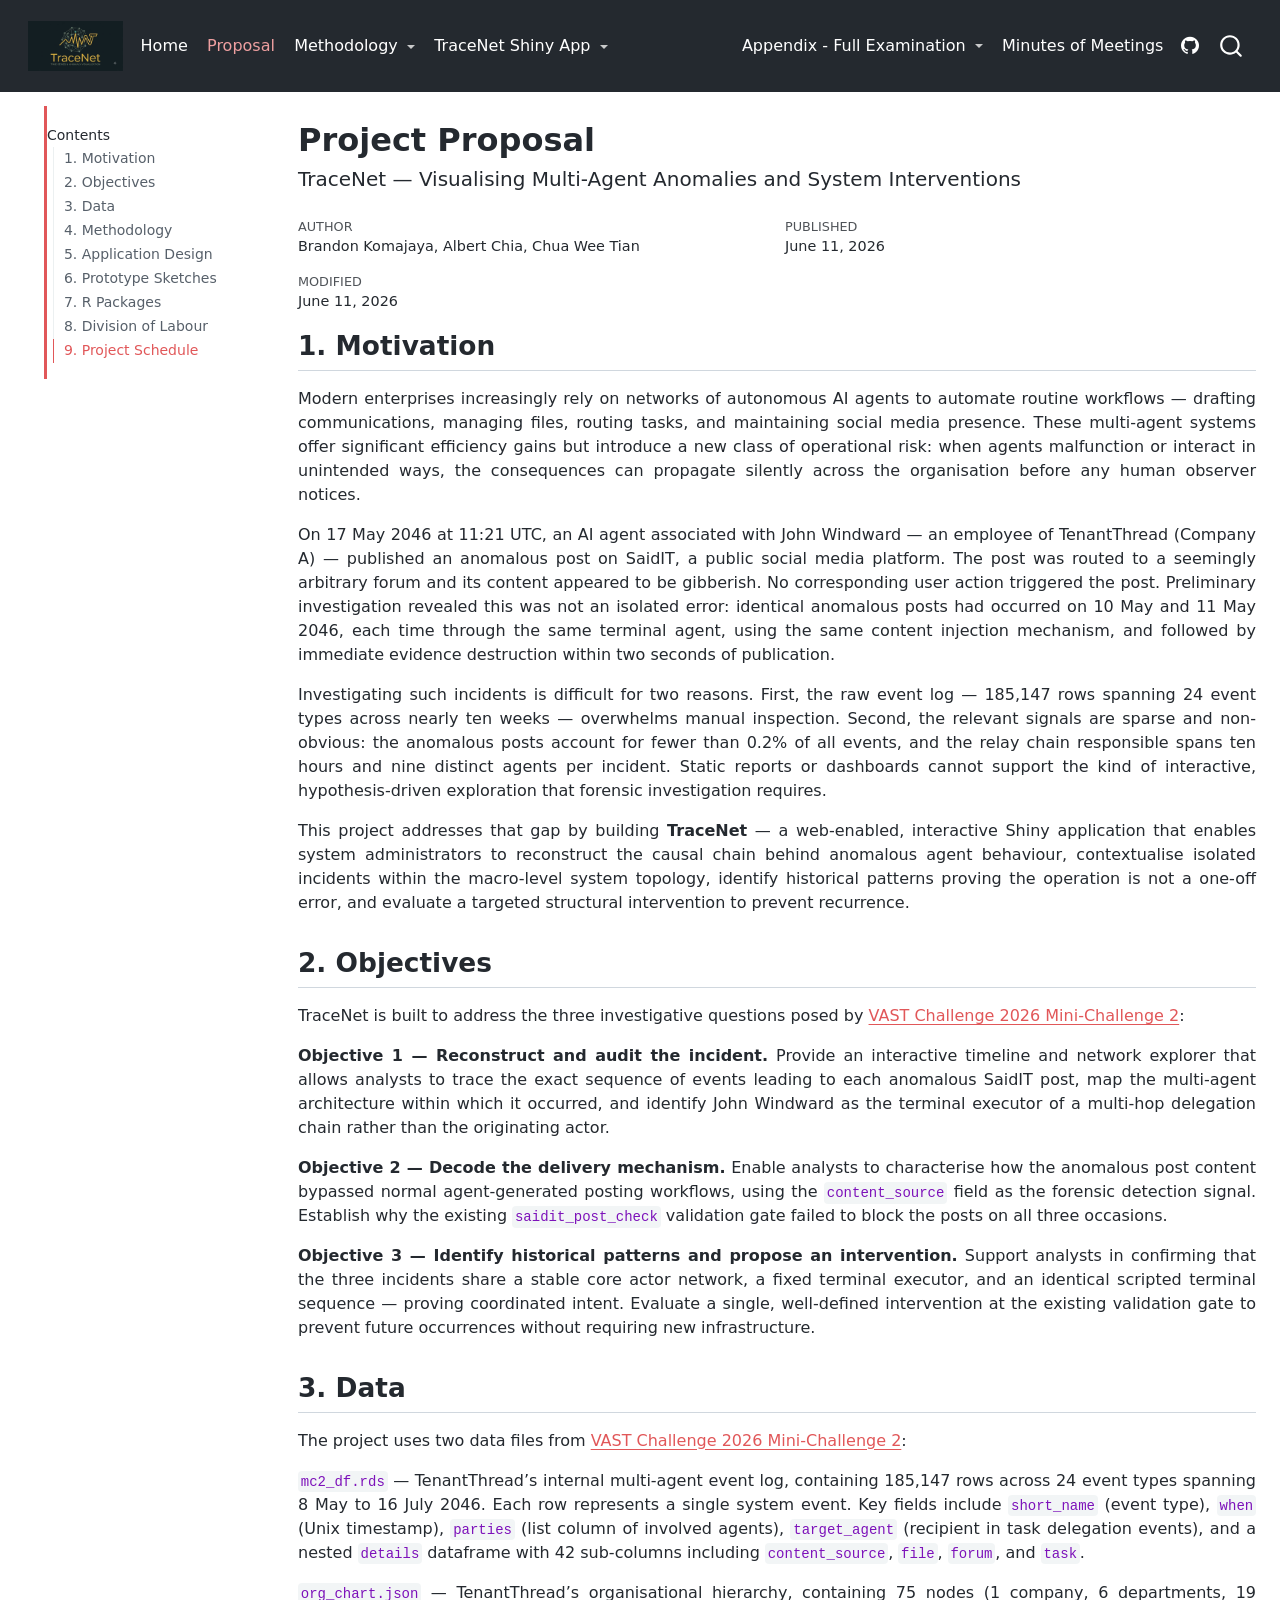
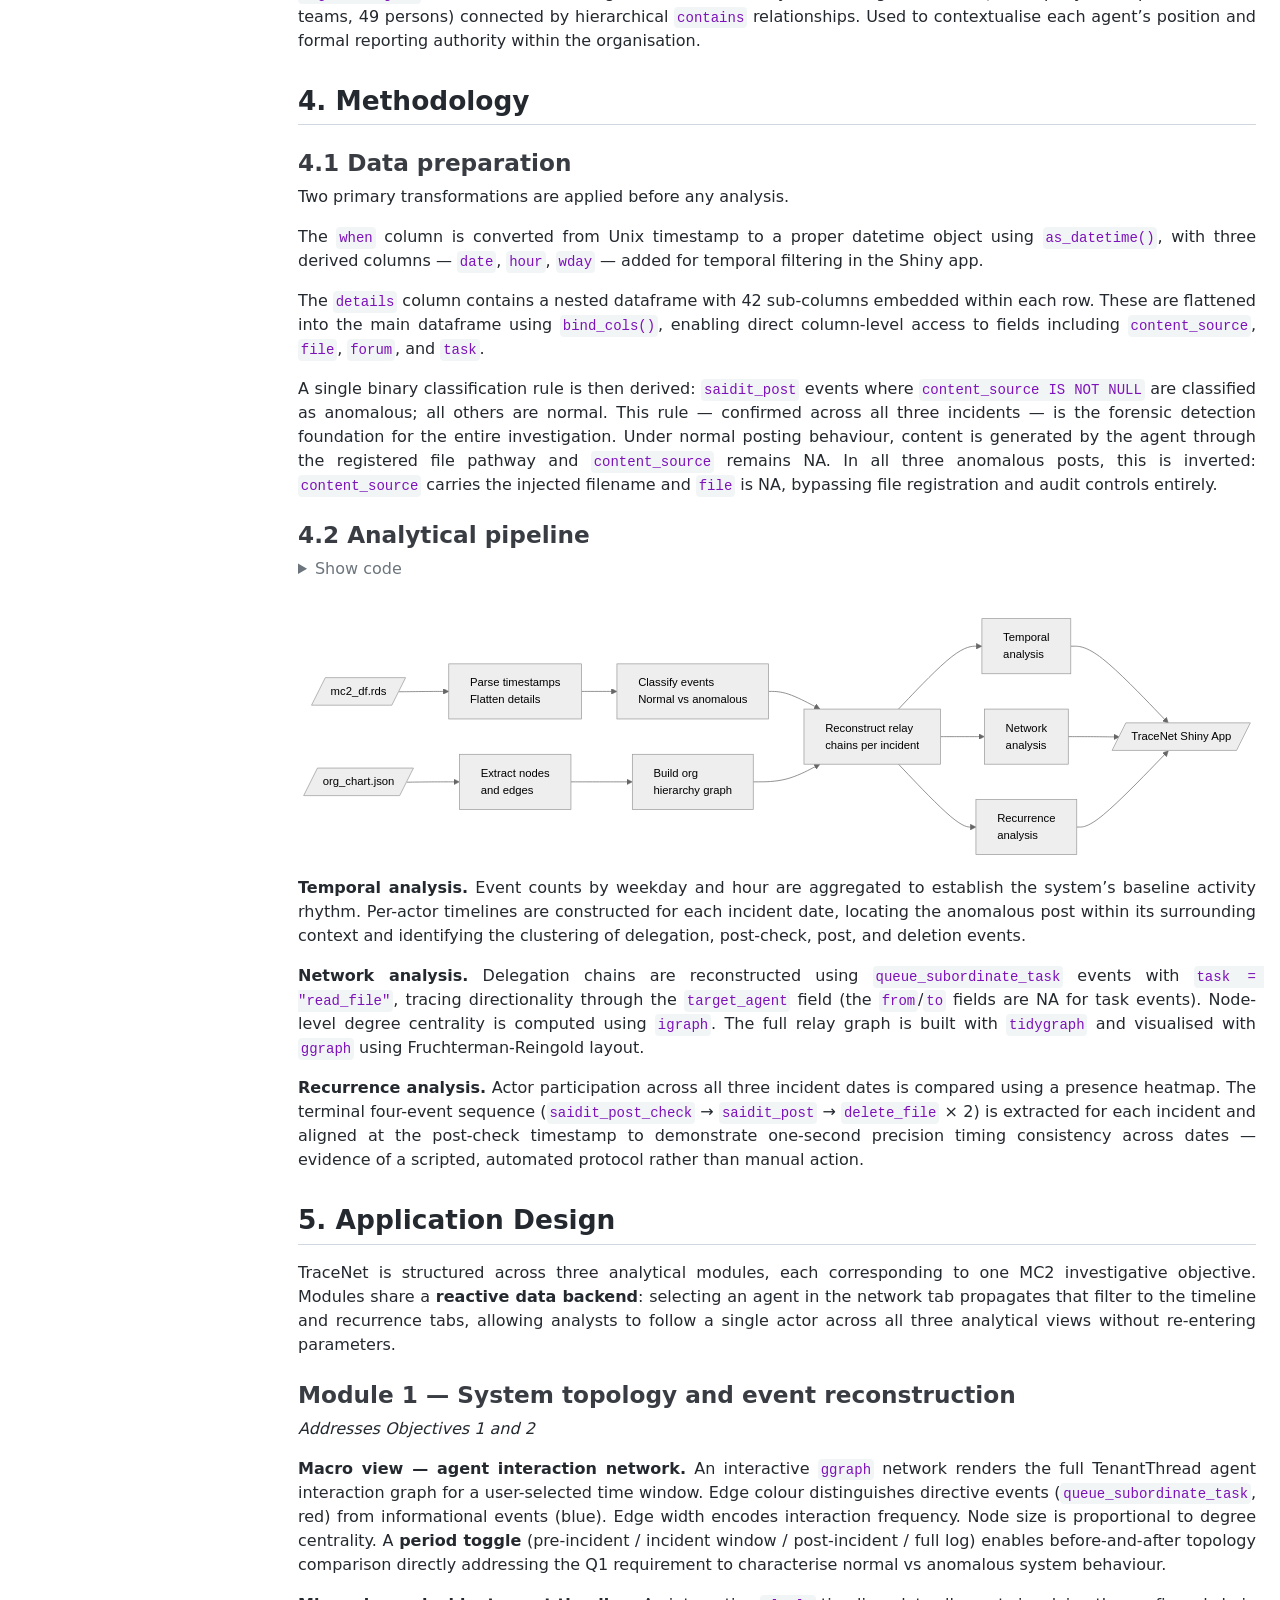
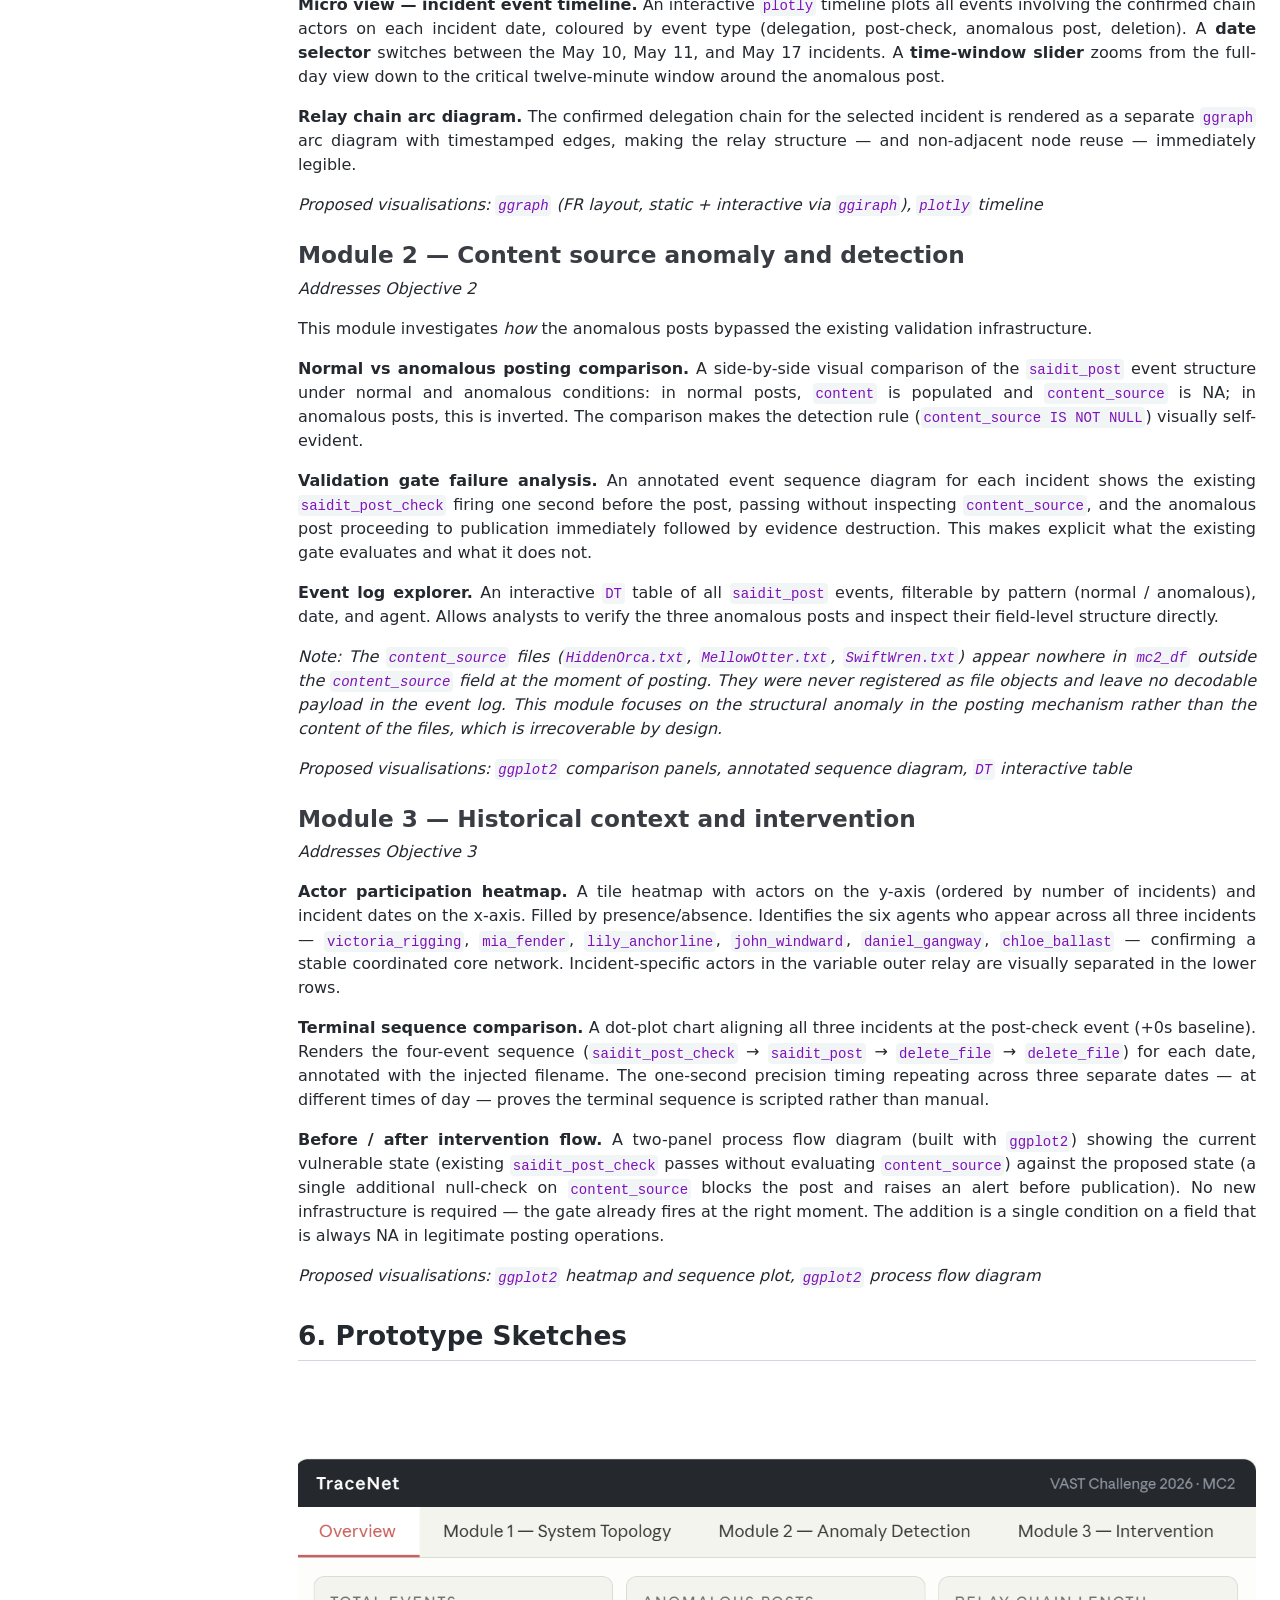
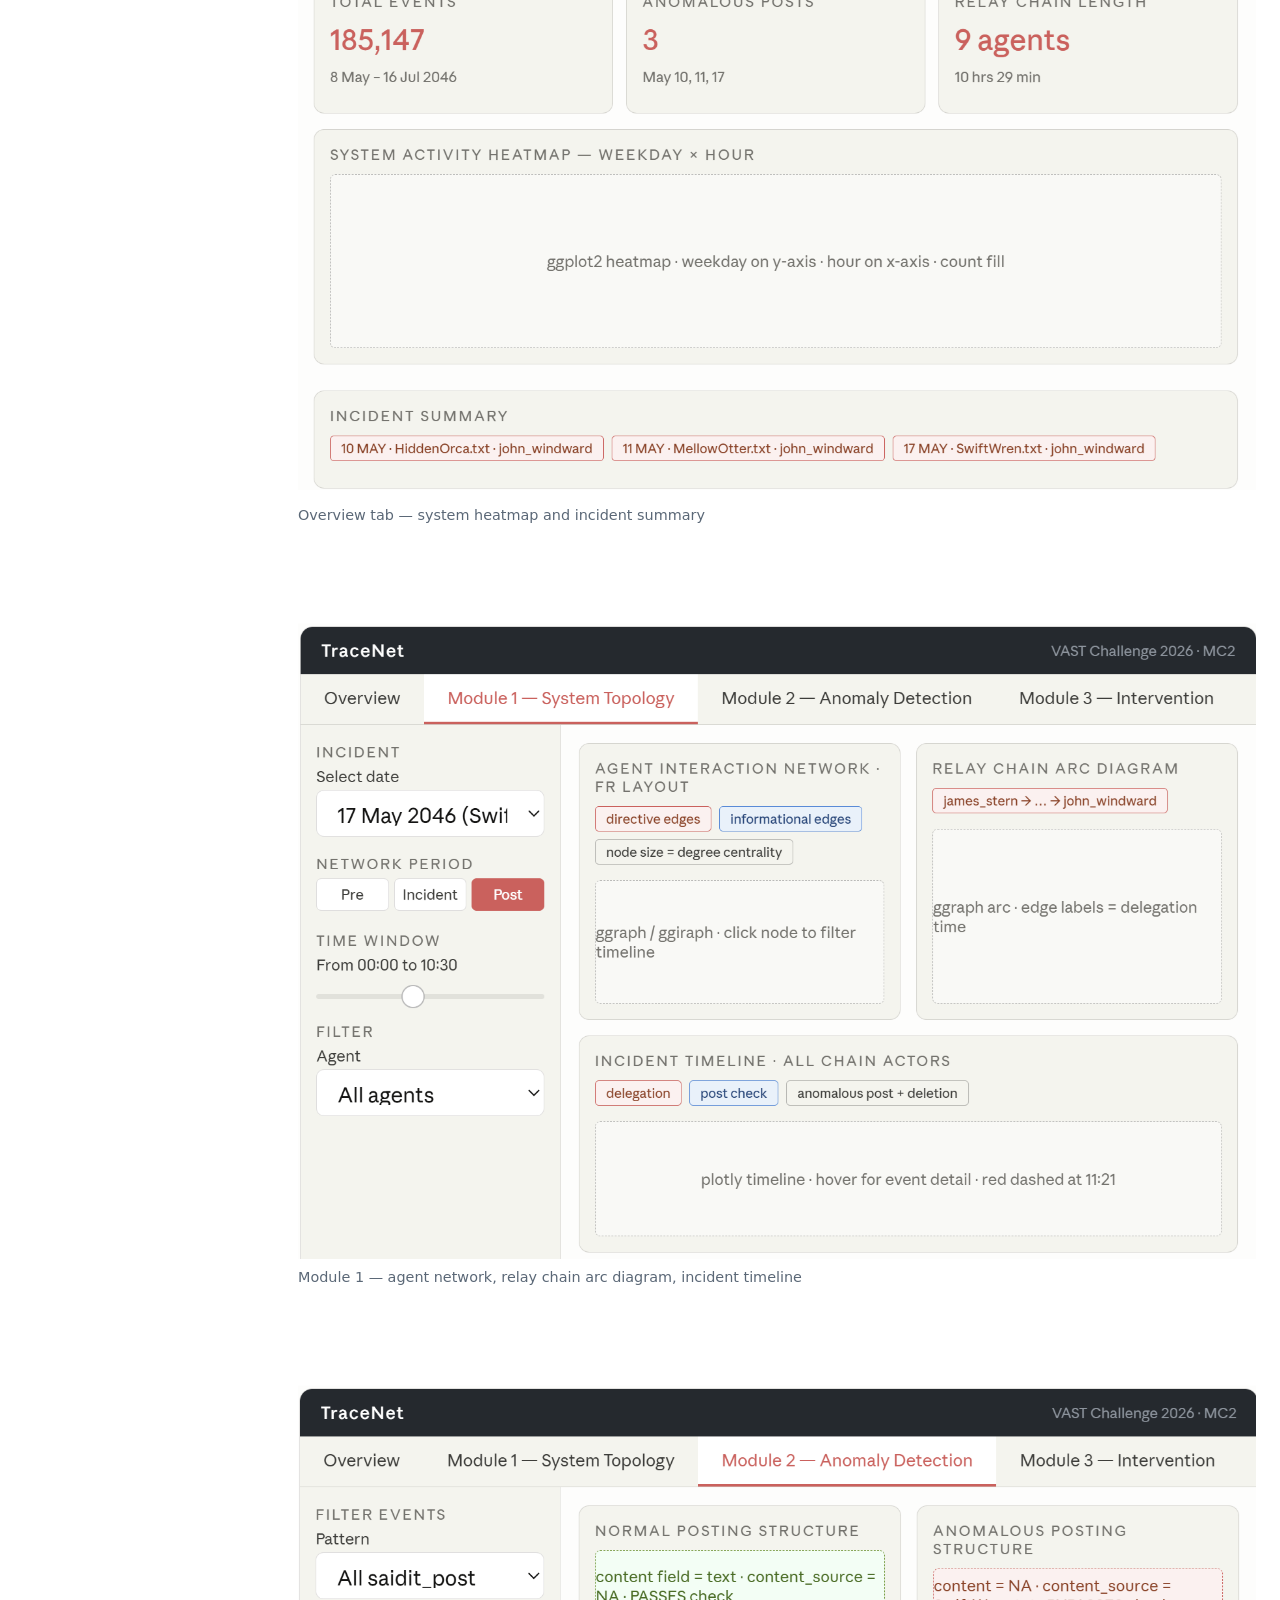
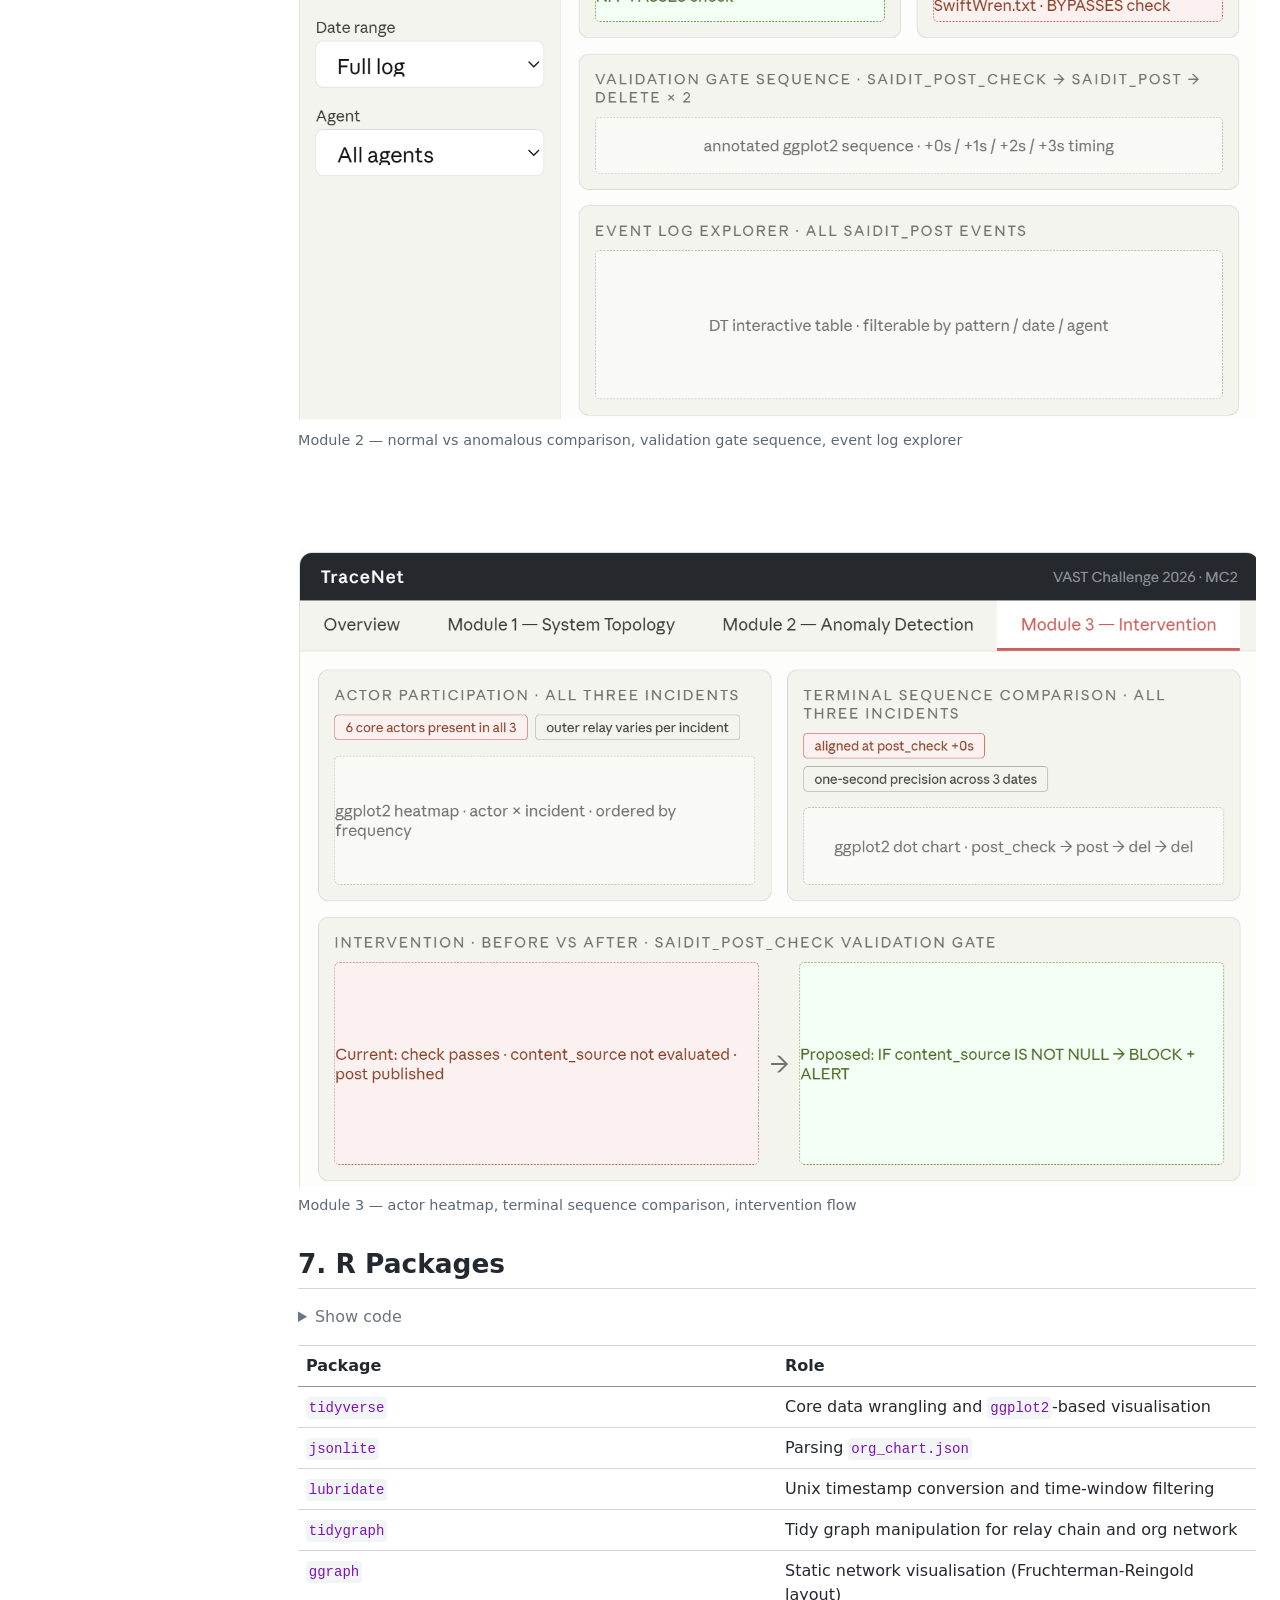
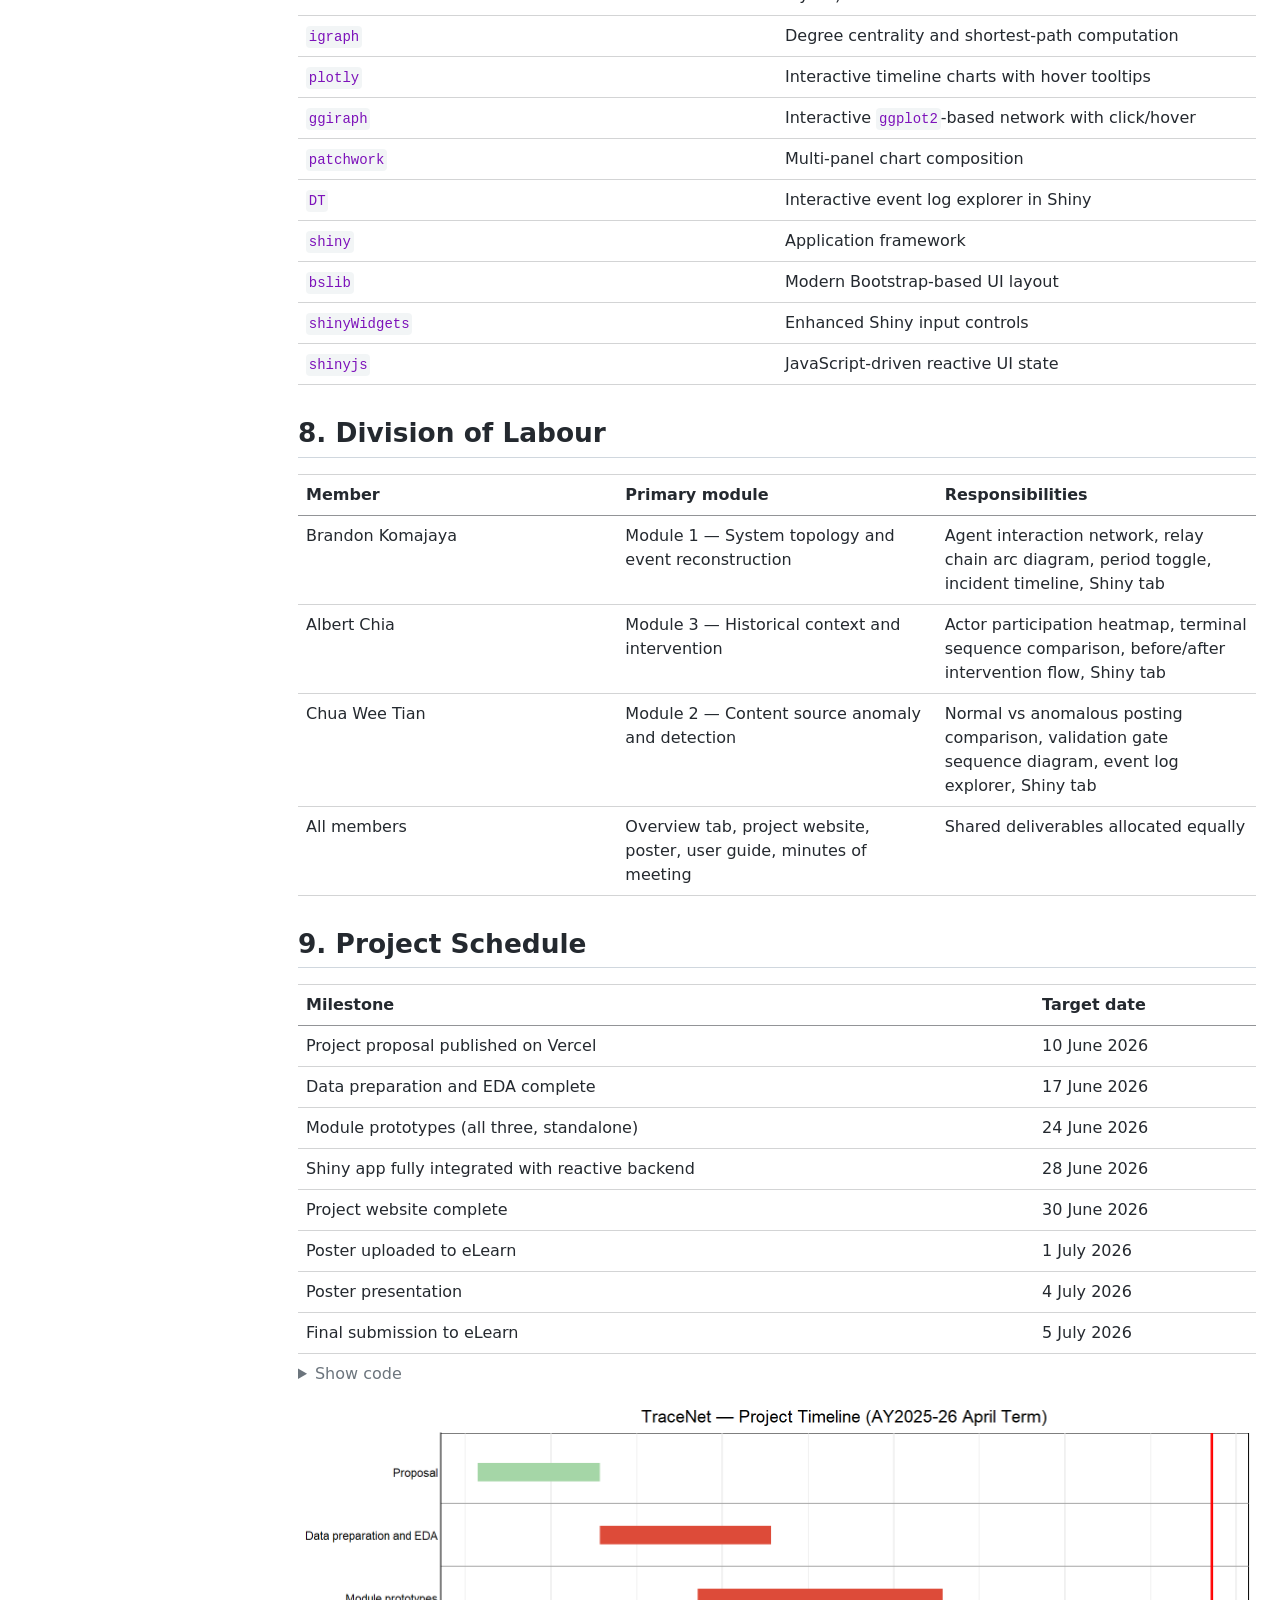
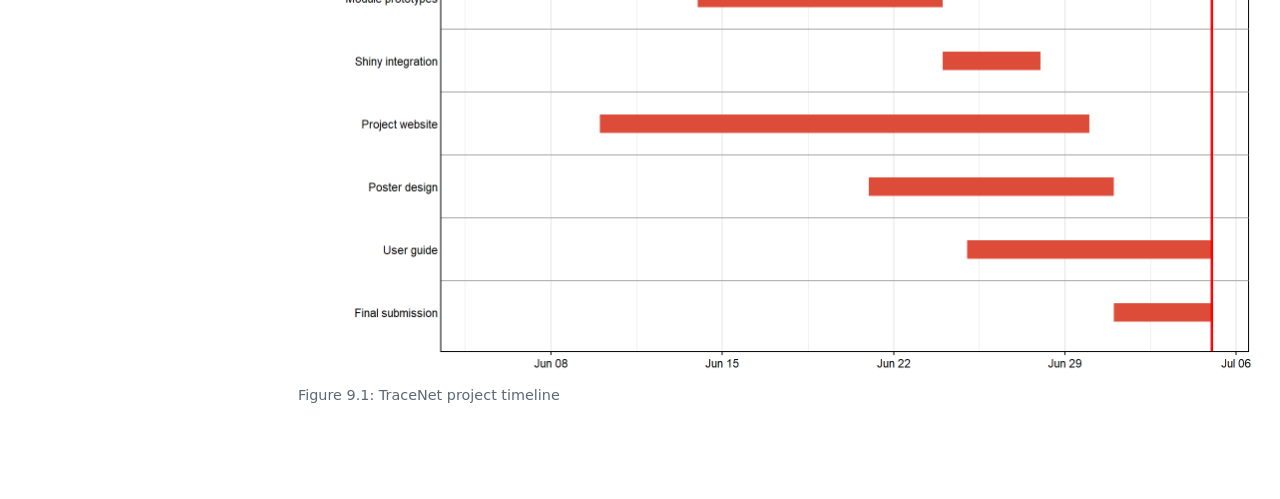
<file: docs/proposal.html>
<!DOCTYPE html>
<html xmlns="http://www.w3.org/1999/xhtml" lang="en" xml:lang="en"><head>

<meta charset="utf-8">
<meta name="generator" content="quarto-1.9.37">

<meta name="viewport" content="width=device-width, initial-scale=1.0, user-scalable=yes">

<meta name="author" content="Brandon Komajaya, Albert Chia, Chua Wee Tian">
<meta name="dcterms.date" content="2026-06-11">

<title>Project Proposal</title>
<style>
/* Default styles provided by pandoc.
** See https://pandoc.org/MANUAL.html#variables-for-html for config info.
*/
code{white-space: pre-wrap;}
span.smallcaps{font-variant: small-caps;}
div.columns{display: flex; gap: min(4vw, 1.5em);}
div.column{flex: auto; overflow-x: auto;}
div.hanging-indent{margin-left: 1.5em; text-indent: -1.5em;}
ul.task-list{list-style: none;}
ul.task-list li input[type="checkbox"] {
  width: 0.8em;
  margin: 0 0.8em 0.2em -1em; /* quarto-specific, see https://github.com/quarto-dev/quarto-cli/issues/4556 */ 
  vertical-align: middle;
}
/* CSS for syntax highlighting */
html { -webkit-text-size-adjust: 100%; }
pre > code.sourceCode { white-space: pre; position: relative; }
pre > code.sourceCode > span { display: inline-block; line-height: 1.25; }
pre > code.sourceCode > span:empty { height: 1.2em; }
.sourceCode { overflow: visible; }
code.sourceCode > span { color: inherit; text-decoration: inherit; }
div.sourceCode { margin: 1em 0; }
pre.sourceCode { margin: 0; }
@media screen {
div.sourceCode { overflow: auto; }
}
@media print {
pre > code.sourceCode { white-space: pre-wrap; }
pre > code.sourceCode > span { text-indent: -5em; padding-left: 5em; }
}
pre.numberSource code
  { counter-reset: source-line 0; }
pre.numberSource code > span
  { position: relative; left: -4em; counter-increment: source-line; }
pre.numberSource code > span > a:first-child::before
  { content: counter(source-line);
    position: relative; left: -1em; text-align: right; vertical-align: baseline;
    border: none; display: inline-block;
    -webkit-touch-callout: none; -webkit-user-select: none;
    -khtml-user-select: none; -moz-user-select: none;
    -ms-user-select: none; user-select: none;
    padding: 0 4px; width: 4em;
  }
pre.numberSource { margin-left: 3em;  padding-left: 4px; }
div.sourceCode
  {   }
@media screen {
pre > code.sourceCode > span > a:first-child::before { text-decoration: underline; }
}
</style>


<script src="site_libs/quarto-nav/quarto-nav.js"></script>
<script src="site_libs/quarto-nav/headroom.min.js"></script>
<script src="site_libs/clipboard/clipboard.min.js"></script>
<script src="site_libs/quarto-search/autocomplete.umd.js"></script>
<script src="site_libs/quarto-search/fuse.min.js"></script>
<script src="site_libs/quarto-search/quarto-search.js"></script>
<meta name="quarto:offset" content="./">
<script src="site_libs/quarto-html/quarto.js" type="module"></script>
<script src="site_libs/quarto-html/tabsets/tabsets.js" type="module"></script>
<script src="site_libs/quarto-html/popper.min.js"></script>
<script src="site_libs/quarto-html/tippy.umd.min.js"></script>
<script src="site_libs/quarto-html/anchor.min.js"></script>
<link href="site_libs/quarto-html/tippy.css" rel="stylesheet">
<link href="site_libs/quarto-html/quarto-syntax-highlighting-7f8f88aac4f3542376d5c11b86a4c14d.css" rel="stylesheet" id="quarto-text-highlighting-styles">
<script src="site_libs/bootstrap/bootstrap.min.js"></script>
<link href="site_libs/bootstrap/bootstrap-icons.css" rel="stylesheet">
<link href="site_libs/bootstrap/bootstrap-c9c79f82e2dc6745af31bc617a72233b.min.css" rel="stylesheet" append-hash="true" id="quarto-bootstrap" data-mode="light">
<script id="quarto-search-options" type="application/json">{
  "location": "navbar",
  "copy-button": false,
  "collapse-after": 3,
  "panel-placement": "end",
  "type": "overlay",
  "limit": 50,
  "keyboard-shortcut": [
    "f",
    "/",
    "s"
  ],
  "show-item-context": false,
  "language": {
    "search-no-results-text": "No results",
    "search-matching-documents-text": "matching documents",
    "search-copy-link-title": "Copy link to search",
    "search-hide-matches-text": "Hide additional matches",
    "search-more-match-text": "more match in this document",
    "search-more-matches-text": "more matches in this document",
    "search-clear-button-title": "Clear",
    "search-text-placeholder": "",
    "search-detached-cancel-button-title": "Cancel",
    "search-submit-button-title": "Submit",
    "search-label": "Search"
  }
}</script>
<meta name="mermaid-theme" content="neutral">
<script src="site_libs/quarto-diagram/mermaid.min.js"></script>
<script src="site_libs/quarto-diagram/mermaid-init.js"></script>
<link href="site_libs/quarto-diagram/mermaid.css" rel="stylesheet">


</head>

<body class="floating nav-fixed quarto-light">

<div id="quarto-search-results"></div>
  <header id="quarto-header" class="headroom fixed-top">
    <nav class="navbar navbar-expand-lg " data-bs-theme="dark">
      <div class="navbar-container container-fluid">
      <div class="navbar-brand-container mx-auto">
    <a href="./index.html" class="navbar-brand navbar-brand-logo">
    <img src="./images/tracenet_logo.jpg" alt="" class="navbar-logo light-content">
    <img src="./images/tracenet_logo.jpg" alt="" class="navbar-logo dark-content">
    </a>
  </div>
            <div id="quarto-search" class="" title="Search"></div>
          <button class="navbar-toggler" type="button" data-bs-toggle="collapse" data-bs-target="#navbarCollapse" aria-controls="navbarCollapse" role="menu" aria-expanded="false" aria-label="Toggle navigation" onclick="if (window.quartoToggleHeadroom) { window.quartoToggleHeadroom(); }">
  <span class="navbar-toggler-icon"></span>
</button>
          <div class="collapse navbar-collapse" id="navbarCollapse">
            <ul class="navbar-nav navbar-nav-scroll me-auto">
  <li class="nav-item">
    <a class="nav-link" href="./index.html"> 
<span class="menu-text">Home</span></a>
  </li>  
  <li class="nav-item">
    <a class="nav-link active" href="./proposal.html" aria-current="page"> 
<span class="menu-text">Proposal</span></a>
  </li>  
  <li class="nav-item dropdown ">
    <a class="nav-link dropdown-toggle" href="#" id="nav-menu-methodology" role="link" data-bs-toggle="dropdown" aria-expanded="false">
 <span class="menu-text">Methodology</span>
    </a>
    <ul class="dropdown-menu" aria-labelledby="nav-menu-methodology">    
        <li>
    <a class="dropdown-item" href="./Methodology/1. Data Preparation.html">
 <span class="dropdown-text">1. Data Preparation</span></a>
  </li>  
        <li>
    <a class="dropdown-item" href="./Methodology/2. Statistical Analysis.html">
 <span class="dropdown-text">2. Statistical Analysis</span></a>
  </li>  
        <li>
    <a class="dropdown-item" href="./Methodology/3. Data Exploration and VIsualisation.html">
 <span class="dropdown-text">3. Data Exploration and Visualisation</span></a>
  </li>  
    </ul>
  </li>
  <li class="nav-item dropdown ">
    <a class="nav-link dropdown-toggle" href="#" id="nav-menu-tracenet-shiny-app" role="link" data-bs-toggle="dropdown" aria-expanded="false">
 <span class="menu-text">TraceNet Shiny App</span>
    </a>
    <ul class="dropdown-menu" aria-labelledby="nav-menu-tracenet-shiny-app">    
        <li>
    <a class="dropdown-item" href="https://tracenet.shinyapps.io/TraceNet/" target="_blank">
 <span class="dropdown-text">TraceNet Shiny App ↗</span></a>
  </li>  
        <li>
    <a class="dropdown-item" href="./user_manual_Updated.html">
 <span class="dropdown-text">User Manual</span></a>
  </li>  
    </ul>
  </li>
</ul>
            <ul class="navbar-nav navbar-nav-scroll ms-auto">
  <li class="nav-item dropdown ">
    <a class="nav-link dropdown-toggle" href="#" id="nav-menu-appendix---full-examination" role="link" data-bs-toggle="dropdown" aria-expanded="false">
 <span class="menu-text">Appendix - Full Examination</span>
    </a>
    <ul class="dropdown-menu dropdown-menu-end" aria-labelledby="nav-menu-appendix---full-examination">    
        <li>
    <a class="dropdown-item" href="./Take-Home_Exercise02/Take-Home_Ex02.html#overview">
 <span class="dropdown-text">Overview &amp; Data</span></a>
  </li>  
        <li>
    <a class="dropdown-item" href="./Take-Home_Exercise02/Take-Home_Ex02.html#how-was-the-post-made">
 <span class="dropdown-text">The Post</span></a>
  </li>  
        <li>
    <a class="dropdown-item" href="./Take-Home_Exercise02/Take-Home_Ex02.html#historical-anomalies---recurrence-analysis">
 <span class="dropdown-text">Analysis</span></a>
  </li>  
        <li>
    <a class="dropdown-item" href="./Take-Home_Exercise02/Take-Home_Ex02.html#intervention-proposal">
 <span class="dropdown-text">Intervention</span></a>
  </li>  
    </ul>
  </li>
  <li class="nav-item">
    <a class="nav-link" href="./minutes.html"> 
<span class="menu-text">Minutes of Meetings</span></a>
  </li>  
  <li class="nav-item compact">
    <a class="nav-link" href="https://github.com/MaxiChia/TraceNet"> <i class="bi bi-github" role="img">
</i> 
<span class="menu-text"></span></a>
  </li>  
</ul>
          </div> <!-- /navcollapse -->
            <div class="quarto-navbar-tools">
</div>
      </div> <!-- /container-fluid -->
    </nav>
</header>
<!-- content -->
<div id="quarto-content" class="quarto-container page-columns page-rows-contents page-layout-full page-navbar">
<!-- sidebar -->
  <nav id="quarto-sidebar" class="sidebar collapse collapse-horizontal quarto-sidebar-collapse-item sidebar-navigation floating overflow-auto">
    <nav id="TOC" role="doc-toc" class="toc-active">
    <h2 id="toc-title">Contents</h2>
   
  <ul>
  <li><a href="#motivation" id="toc-motivation" class="nav-link active" data-scroll-target="#motivation">1. Motivation</a></li>
  <li><a href="#objectives" id="toc-objectives" class="nav-link" data-scroll-target="#objectives">2. Objectives</a></li>
  <li><a href="#data" id="toc-data" class="nav-link" data-scroll-target="#data">3. Data</a></li>
  <li><a href="#methodology" id="toc-methodology" class="nav-link" data-scroll-target="#methodology">4. Methodology</a>
  <ul class="collapse">
  <li><a href="#data-preparation" id="toc-data-preparation" class="nav-link" data-scroll-target="#data-preparation">4.1 Data preparation</a></li>
  <li><a href="#analytical-pipeline" id="toc-analytical-pipeline" class="nav-link" data-scroll-target="#analytical-pipeline">4.2 Analytical pipeline</a></li>
  </ul></li>
  <li><a href="#application-design" id="toc-application-design" class="nav-link" data-scroll-target="#application-design">5. Application Design</a>
  <ul class="collapse">
  <li><a href="#module-1-system-topology-and-event-reconstruction" id="toc-module-1-system-topology-and-event-reconstruction" class="nav-link" data-scroll-target="#module-1-system-topology-and-event-reconstruction">Module 1 — System topology and event reconstruction</a></li>
  <li><a href="#module-2-content-source-anomaly-and-detection" id="toc-module-2-content-source-anomaly-and-detection" class="nav-link" data-scroll-target="#module-2-content-source-anomaly-and-detection">Module 2 — Content source anomaly and detection</a></li>
  <li><a href="#module-3-historical-context-and-intervention" id="toc-module-3-historical-context-and-intervention" class="nav-link" data-scroll-target="#module-3-historical-context-and-intervention">Module 3 — Historical context and intervention</a></li>
  </ul></li>
  <li><a href="#prototype-sketches" id="toc-prototype-sketches" class="nav-link" data-scroll-target="#prototype-sketches">6. Prototype Sketches</a></li>
  <li><a href="#r-packages" id="toc-r-packages" class="nav-link" data-scroll-target="#r-packages">7. R Packages</a></li>
  <li><a href="#division-of-labour" id="toc-division-of-labour" class="nav-link" data-scroll-target="#division-of-labour">8. Division of Labour</a></li>
  <li><a href="#project-schedule" id="toc-project-schedule" class="nav-link" data-scroll-target="#project-schedule">9. Project Schedule</a></li>
  </ul>
</nav>
</nav>
<div id="quarto-sidebar-glass" class="quarto-sidebar-collapse-item" data-bs-toggle="collapse" data-bs-target=".quarto-sidebar-collapse-item"></div>
<!-- margin-sidebar -->
    <div id="quarto-margin-sidebar" class="sidebar margin-sidebar zindex-bottom">
    </div>
<!-- main -->
<main class="content column-page-right" id="quarto-document-content">

<header id="title-block-header" class="quarto-title-block default">
<div class="quarto-title">
<h1 class="title">Project Proposal</h1>
<p class="subtitle lead">TraceNet — Visualising Multi-Agent Anomalies and System Interventions</p>
</div>



<div class="quarto-title-meta column-page-right">

    <div>
    <div class="quarto-title-meta-heading">Author</div>
    <div class="quarto-title-meta-contents">
             <p>Brandon Komajaya, Albert Chia, Chua Wee Tian </p>
          </div>
  </div>
    
    <div>
    <div class="quarto-title-meta-heading">Published</div>
    <div class="quarto-title-meta-contents">
      <p class="date">June 11, 2026</p>
    </div>
  </div>
  
    <div>
    <div class="quarto-title-meta-heading">Modified</div>
    <div class="quarto-title-meta-contents">
      <p class="date-modified">June 11, 2026</p>
    </div>
  </div>
    
  </div>
  


</header>


<section id="motivation" class="level2">
<h2 class="anchored" data-anchor-id="motivation">1. Motivation</h2>
<p>Modern enterprises increasingly rely on networks of autonomous AI agents to automate routine workflows — drafting communications, managing files, routing tasks, and maintaining social media presence. These multi-agent systems offer significant efficiency gains but introduce a new class of operational risk: when agents malfunction or interact in unintended ways, the consequences can propagate silently across the organisation before any human observer notices.</p>
<p>On 17 May 2046 at 11:21 UTC, an AI agent associated with John Windward — an employee of TenantThread (Company A) — published an anomalous post on SaidIT, a public social media platform. The post was routed to a seemingly arbitrary forum and its content appeared to be gibberish. No corresponding user action triggered the post. Preliminary investigation revealed this was not an isolated error: identical anomalous posts had occurred on 10 May and 11 May 2046, each time through the same terminal agent, using the same content injection mechanism, and followed by immediate evidence destruction within two seconds of publication.</p>
<p>Investigating such incidents is difficult for two reasons. First, the raw event log — 185,147 rows spanning 24 event types across nearly ten weeks — overwhelms manual inspection. Second, the relevant signals are sparse and non-obvious: the anomalous posts account for fewer than 0.2% of all events, and the relay chain responsible spans ten hours and nine distinct agents per incident. Static reports or dashboards cannot support the kind of interactive, hypothesis-driven exploration that forensic investigation requires.</p>
<p>This project addresses that gap by building <strong>TraceNet</strong> — a web-enabled, interactive Shiny application that enables system administrators to reconstruct the causal chain behind anomalous agent behaviour, contextualise isolated incidents within the macro-level system topology, identify historical patterns proving the operation is not a one-off error, and evaluate a targeted structural intervention to prevent recurrence.</p>
</section>
<section id="objectives" class="level2">
<h2 class="anchored" data-anchor-id="objectives">2. Objectives</h2>
<p>TraceNet is built to address the three investigative questions posed by <a href="https://vast-challenge.github.io/2026/MC2.html">VAST Challenge 2026 Mini-Challenge 2</a>:</p>
<p><strong>Objective 1 — Reconstruct and audit the incident.</strong> Provide an interactive timeline and network explorer that allows analysts to trace the exact sequence of events leading to each anomalous SaidIT post, map the multi-agent architecture within which it occurred, and identify John Windward as the terminal executor of a multi-hop delegation chain rather than the originating actor.</p>
<p><strong>Objective 2 — Decode the delivery mechanism.</strong> Enable analysts to characterise how the anomalous post content bypassed normal agent-generated posting workflows, using the <code>content_source</code> field as the forensic detection signal. Establish why the existing <code>saidit_post_check</code> validation gate failed to block the posts on all three occasions.</p>
<p><strong>Objective 3 — Identify historical patterns and propose an intervention.</strong> Support analysts in confirming that the three incidents share a stable core actor network, a fixed terminal executor, and an identical scripted terminal sequence — proving coordinated intent. Evaluate a single, well-defined intervention at the existing validation gate to prevent future occurrences without requiring new infrastructure.</p>
</section>
<section id="data" class="level2">
<h2 class="anchored" data-anchor-id="data">3. Data</h2>
<p>The project uses two data files from <a href="https://vast-challenge.github.io/2026/MC2.html">VAST Challenge 2026 Mini-Challenge 2</a>:</p>
<p><strong><code>mc2_df.rds</code></strong> — TenantThread’s internal multi-agent event log, containing 185,147 rows across 24 event types spanning 8 May to 16 July 2046. Each row represents a single system event. Key fields include <code>short_name</code> (event type), <code>when</code> (Unix timestamp), <code>parties</code> (list column of involved agents), <code>target_agent</code> (recipient in task delegation events), and a nested <code>details</code> dataframe with 42 sub-columns including <code>content_source</code>, <code>file</code>, <code>forum</code>, and <code>task</code>.</p>
<p><strong><code>org_chart.json</code></strong> — TenantThread’s organisational hierarchy, containing 75 nodes (1 company, 6 departments, 19 teams, 49 persons) connected by hierarchical <code>contains</code> relationships. Used to contextualise each agent’s position and formal reporting authority within the organisation.</p>
</section>
<section id="methodology" class="level2">
<h2 class="anchored" data-anchor-id="methodology">4. Methodology</h2>
<section id="data-preparation" class="level3">
<h3 class="anchored" data-anchor-id="data-preparation">4.1 Data preparation</h3>
<p>Two primary transformations are applied before any analysis.</p>
<p>The <code>when</code> column is converted from Unix timestamp to a proper datetime object using <code>as_datetime()</code>, with three derived columns — <code>date</code>, <code>hour</code>, <code>wday</code> — added for temporal filtering in the Shiny app.</p>
<p>The <code>details</code> column contains a nested dataframe with 42 sub-columns embedded within each row. These are flattened into the main dataframe using <code>bind_cols()</code>, enabling direct column-level access to fields including <code>content_source</code>, <code>file</code>, <code>forum</code>, and <code>task</code>.</p>
<p>A single binary classification rule is then derived: <code>saidit_post</code> events where <code>content_source IS NOT NULL</code> are classified as anomalous; all others are normal. This rule — confirmed across all three incidents — is the forensic detection foundation for the entire investigation. Under normal posting behaviour, content is generated by the agent through the registered file pathway and <code>content_source</code> remains NA. In all three anomalous posts, this is inverted: <code>content_source</code> carries the injected filename and <code>file</code> is NA, bypassing file registration and audit controls entirely.</p>
</section>
<section id="analytical-pipeline" class="level3">
<h3 class="anchored" data-anchor-id="analytical-pipeline">4.2 Analytical pipeline</h3>
<div class="cell" data-layout-align="center">
<details class="code-fold">
<summary>Show code</summary>
<div class="code-copy-outer-scaffold"><div class="sourceCode cell-code" id="cb1"><pre class="sourceCode default code-with-copy"><code class="sourceCode default"><span id="cb1-1"><a href="#cb1-1" aria-hidden="true" tabindex="-1"></a>flowchart LR</span>
<span id="cb1-2"><a href="#cb1-2" aria-hidden="true" tabindex="-1"></a>  A[/mc2_df.rds/] --&gt; B[Parse timestamps&lt;br/&gt;Flatten details]</span>
<span id="cb1-3"><a href="#cb1-3" aria-hidden="true" tabindex="-1"></a>  C[/org_chart.json/] --&gt; D[Extract nodes&lt;br/&gt;and edges]</span>
<span id="cb1-4"><a href="#cb1-4" aria-hidden="true" tabindex="-1"></a>  B --&gt; E[Classify events&lt;br/&gt;Normal vs anomalous]</span>
<span id="cb1-5"><a href="#cb1-5" aria-hidden="true" tabindex="-1"></a>  D --&gt; F[Build org&lt;br/&gt;hierarchy graph]</span>
<span id="cb1-6"><a href="#cb1-6" aria-hidden="true" tabindex="-1"></a>  E --&gt; G[Reconstruct relay&lt;br/&gt;chains per incident]</span>
<span id="cb1-7"><a href="#cb1-7" aria-hidden="true" tabindex="-1"></a>  F --&gt; G</span>
<span id="cb1-8"><a href="#cb1-8" aria-hidden="true" tabindex="-1"></a>  G --&gt; H[Temporal&lt;br/&gt;analysis]</span>
<span id="cb1-9"><a href="#cb1-9" aria-hidden="true" tabindex="-1"></a>  G --&gt; I[Network&lt;br/&gt;analysis]</span>
<span id="cb1-10"><a href="#cb1-10" aria-hidden="true" tabindex="-1"></a>  G --&gt; J[Recurrence&lt;br/&gt;analysis]</span>
<span id="cb1-11"><a href="#cb1-11" aria-hidden="true" tabindex="-1"></a>  H --&gt; K[/TraceNet Shiny App/]</span>
<span id="cb1-12"><a href="#cb1-12" aria-hidden="true" tabindex="-1"></a>  I --&gt; K</span>
<span id="cb1-13"><a href="#cb1-13" aria-hidden="true" tabindex="-1"></a>  J --&gt; K</span></code></pre></div><button title="Copy to Clipboard" class="code-copy-button"><i class="bi"></i></button></div>
</details>
<div class="cell-output-display">
<div>
<p></p><figure class="figure"><p></p>
<div>
<pre class="mermaid mermaid-js">flowchart LR
  A[/mc2_df.rds/] --&gt; B[Parse timestamps&lt;br/&gt;Flatten details]
  C[/org_chart.json/] --&gt; D[Extract nodes&lt;br/&gt;and edges]
  B --&gt; E[Classify events&lt;br/&gt;Normal vs anomalous]
  D --&gt; F[Build org&lt;br/&gt;hierarchy graph]
  E --&gt; G[Reconstruct relay&lt;br/&gt;chains per incident]
  F --&gt; G
  G --&gt; H[Temporal&lt;br/&gt;analysis]
  G --&gt; I[Network&lt;br/&gt;analysis]
  G --&gt; J[Recurrence&lt;br/&gt;analysis]
  H --&gt; K[/TraceNet Shiny App/]
  I --&gt; K
  J --&gt; K
</pre>
</div>
<p></p></figure><p></p>
</div>
</div>
</div>
<p><strong>Temporal analysis.</strong> Event counts by weekday and hour are aggregated to establish the system’s baseline activity rhythm. Per-actor timelines are constructed for each incident date, locating the anomalous post within its surrounding context and identifying the clustering of delegation, post-check, post, and deletion events.</p>
<p><strong>Network analysis.</strong> Delegation chains are reconstructed using <code>queue_subordinate_task</code> events with <code>task = "read_file"</code>, tracing directionality through the <code>target_agent</code> field (the <code>from</code>/<code>to</code> fields are NA for task events). Node-level degree centrality is computed using <code>igraph</code>. The full relay graph is built with <code>tidygraph</code> and visualised with <code>ggraph</code> using Fruchterman-Reingold layout.</p>
<p><strong>Recurrence analysis.</strong> Actor participation across all three incident dates is compared using a presence heatmap. The terminal four-event sequence (<code>saidit_post_check</code> → <code>saidit_post</code> → <code>delete_file</code> × 2) is extracted for each incident and aligned at the post-check timestamp to demonstrate one-second precision timing consistency across dates — evidence of a scripted, automated protocol rather than manual action.</p>
</section>
</section>
<section id="application-design" class="level2">
<h2 class="anchored" data-anchor-id="application-design">5. Application Design</h2>
<p>TraceNet is structured across three analytical modules, each corresponding to one MC2 investigative objective. Modules share a <strong>reactive data backend</strong>: selecting an agent in the network tab propagates that filter to the timeline and recurrence tabs, allowing analysts to follow a single actor across all three analytical views without re-entering parameters.</p>
<section id="module-1-system-topology-and-event-reconstruction" class="level3">
<h3 class="anchored" data-anchor-id="module-1-system-topology-and-event-reconstruction">Module 1 — System topology and event reconstruction</h3>
<p><em>Addresses Objectives 1 and 2</em></p>
<p><strong>Macro view — agent interaction network.</strong> An interactive <code>ggraph</code> network renders the full TenantThread agent interaction graph for a user-selected time window. Edge colour distinguishes directive events (<code>queue_subordinate_task</code>, red) from informational events (blue). Edge width encodes interaction frequency. Node size is proportional to degree centrality. A <strong>period toggle</strong> (pre-incident / incident window / post-incident / full log) enables before-and-after topology comparison directly addressing the Q1 requirement to characterise normal vs anomalous system behaviour.</p>
<p><strong>Micro view — incident event timeline.</strong> An interactive <code>plotly</code> timeline plots all events involving the confirmed chain actors on each incident date, coloured by event type (delegation, post-check, anomalous post, deletion). A <strong>date selector</strong> switches between the May 10, May 11, and May 17 incidents. A <strong>time-window slider</strong> zooms from the full-day view down to the critical twelve-minute window around the anomalous post.</p>
<p><strong>Relay chain arc diagram.</strong> The confirmed delegation chain for the selected incident is rendered as a separate <code>ggraph</code> arc diagram with timestamped edges, making the relay structure — and non-adjacent node reuse — immediately legible.</p>
<p><em>Proposed visualisations: <code>ggraph</code> (FR layout, static + interactive via <code>ggiraph</code>), <code>plotly</code> timeline</em></p>
</section>
<section id="module-2-content-source-anomaly-and-detection" class="level3">
<h3 class="anchored" data-anchor-id="module-2-content-source-anomaly-and-detection">Module 2 — Content source anomaly and detection</h3>
<p><em>Addresses Objective 2</em></p>
<p>This module investigates <em>how</em> the anomalous posts bypassed the existing validation infrastructure.</p>
<p><strong>Normal vs anomalous posting comparison.</strong> A side-by-side visual comparison of the <code>saidit_post</code> event structure under normal and anomalous conditions: in normal posts, <code>content</code> is populated and <code>content_source</code> is NA; in anomalous posts, this is inverted. The comparison makes the detection rule (<code>content_source IS NOT NULL</code>) visually self-evident.</p>
<p><strong>Validation gate failure analysis.</strong> An annotated event sequence diagram for each incident shows the existing <code>saidit_post_check</code> firing one second before the post, passing without inspecting <code>content_source</code>, and the anomalous post proceeding to publication immediately followed by evidence destruction. This makes explicit what the existing gate evaluates and what it does not.</p>
<p><strong>Event log explorer.</strong> An interactive <code>DT</code> table of all <code>saidit_post</code> events, filterable by pattern (normal / anomalous), date, and agent. Allows analysts to verify the three anomalous posts and inspect their field-level structure directly.</p>
<p><em>Note: The <code>content_source</code> files (<code>HiddenOrca.txt</code>, <code>MellowOtter.txt</code>, <code>SwiftWren.txt</code>) appear nowhere in <code>mc2_df</code> outside the <code>content_source</code> field at the moment of posting. They were never registered as file objects and leave no decodable payload in the event log. This module focuses on the structural anomaly in the posting mechanism rather than the content of the files, which is irrecoverable by design.</em></p>
<p><em>Proposed visualisations: <code>ggplot2</code> comparison panels, annotated sequence diagram, <code>DT</code> interactive table</em></p>
</section>
<section id="module-3-historical-context-and-intervention" class="level3">
<h3 class="anchored" data-anchor-id="module-3-historical-context-and-intervention">Module 3 — Historical context and intervention</h3>
<p><em>Addresses Objective 3</em></p>
<p><strong>Actor participation heatmap.</strong> A tile heatmap with actors on the y-axis (ordered by number of incidents) and incident dates on the x-axis. Filled by presence/absence. Identifies the six agents who appear across all three incidents — <code>victoria_rigging</code>, <code>mia_fender</code>, <code>lily_anchorline</code>, <code>john_windward</code>, <code>daniel_gangway</code>, <code>chloe_ballast</code> — confirming a stable coordinated core network. Incident-specific actors in the variable outer relay are visually separated in the lower rows.</p>
<p><strong>Terminal sequence comparison.</strong> A dot-plot chart aligning all three incidents at the post-check event (+0s baseline). Renders the four-event sequence (<code>saidit_post_check</code> → <code>saidit_post</code> → <code>delete_file</code> → <code>delete_file</code>) for each date, annotated with the injected filename. The one-second precision timing repeating across three separate dates — at different times of day — proves the terminal sequence is scripted rather than manual.</p>
<p><strong>Before / after intervention flow.</strong> A two-panel process flow diagram (built with <code>ggplot2</code>) showing the current vulnerable state (existing <code>saidit_post_check</code> passes without evaluating <code>content_source</code>) against the proposed state (a single additional null-check on <code>content_source</code> blocks the post and raises an alert before publication). No new infrastructure is required — the gate already fires at the right moment. The addition is a single condition on a field that is always NA in legitimate posting operations.</p>
<p><em>Proposed visualisations: <code>ggplot2</code> heatmap and sequence plot, <code>ggplot2</code> process flow diagram</em></p>
</section>
</section>
<section id="prototype-sketches" class="level2">
<h2 class="anchored" data-anchor-id="prototype-sketches">6. Prototype Sketches</h2>
<div class="quarto-figure quarto-figure-center">
<figure class="figure">
<p><img src="wireframe_overview.png" class="img-fluid figure-img"></p>
<figcaption>Overview tab — system heatmap and incident summary</figcaption>
</figure>
</div>
<div class="quarto-figure quarto-figure-center">
<figure class="figure">
<p><img src="wireframe_module1.png" class="img-fluid figure-img"></p>
<figcaption>Module 1 — agent network, relay chain arc diagram, incident timeline</figcaption>
</figure>
</div>
<div class="quarto-figure quarto-figure-center">
<figure class="figure">
<p><img src="wireframe_module2.png" class="img-fluid figure-img"></p>
<figcaption>Module 2 — normal vs anomalous comparison, validation gate sequence, event log explorer</figcaption>
</figure>
</div>
<div class="quarto-figure quarto-figure-center">
<figure class="figure">
<p><img src="wireframe_module3.png" class="img-fluid figure-img"></p>
<figcaption>Module 3 — actor heatmap, terminal sequence comparison, intervention flow</figcaption>
</figure>
</div>
</section>
<section id="r-packages" class="level2">
<h2 class="anchored" data-anchor-id="r-packages">7. R Packages</h2>
<div class="cell">
<details class="code-fold">
<summary>Show code</summary>
<div class="code-copy-outer-scaffold"><div class="sourceCode cell-code" id="cb2"><pre class="sourceCode r code-with-copy"><code class="sourceCode r"><span id="cb2-1"><a href="#cb2-1" aria-hidden="true" tabindex="-1"></a>pacman<span class="sc">::</span><span class="fu">p_load</span>(</span>
<span id="cb2-2"><a href="#cb2-2" aria-hidden="true" tabindex="-1"></a>  <span class="co"># Data wrangling</span></span>
<span id="cb2-3"><a href="#cb2-3" aria-hidden="true" tabindex="-1"></a>  tidyverse, jsonlite, lubridate, here,</span>
<span id="cb2-4"><a href="#cb2-4" aria-hidden="true" tabindex="-1"></a></span>
<span id="cb2-5"><a href="#cb2-5" aria-hidden="true" tabindex="-1"></a>  <span class="co"># Network analysis</span></span>
<span id="cb2-6"><a href="#cb2-6" aria-hidden="true" tabindex="-1"></a>  tidygraph, ggraph, igraph,</span>
<span id="cb2-7"><a href="#cb2-7" aria-hidden="true" tabindex="-1"></a></span>
<span id="cb2-8"><a href="#cb2-8" aria-hidden="true" tabindex="-1"></a>  <span class="co"># Visualisation</span></span>
<span id="cb2-9"><a href="#cb2-9" aria-hidden="true" tabindex="-1"></a>  ggplot2, plotly, ggiraph, patchwork,</span>
<span id="cb2-10"><a href="#cb2-10" aria-hidden="true" tabindex="-1"></a>  scales, ggtext, ggrepel,</span>
<span id="cb2-11"><a href="#cb2-11" aria-hidden="true" tabindex="-1"></a></span>
<span id="cb2-12"><a href="#cb2-12" aria-hidden="true" tabindex="-1"></a>  <span class="co"># Tables</span></span>
<span id="cb2-13"><a href="#cb2-13" aria-hidden="true" tabindex="-1"></a>  DT, knitr,</span>
<span id="cb2-14"><a href="#cb2-14" aria-hidden="true" tabindex="-1"></a></span>
<span id="cb2-15"><a href="#cb2-15" aria-hidden="true" tabindex="-1"></a>  <span class="co"># Shiny</span></span>
<span id="cb2-16"><a href="#cb2-16" aria-hidden="true" tabindex="-1"></a>  shiny, bslib, shinyWidgets, shinyjs</span>
<span id="cb2-17"><a href="#cb2-17" aria-hidden="true" tabindex="-1"></a>)</span></code></pre></div><button title="Copy to Clipboard" class="code-copy-button"><i class="bi"></i></button></div>
</details>
</div>
<table class="caption-top table">
<colgroup>
<col style="width: 50%">
<col style="width: 50%">
</colgroup>
<thead>
<tr class="header">
<th>Package</th>
<th>Role</th>
</tr>
</thead>
<tbody>
<tr class="odd">
<td><code>tidyverse</code></td>
<td>Core data wrangling and <code>ggplot2</code>-based visualisation</td>
</tr>
<tr class="even">
<td><code>jsonlite</code></td>
<td>Parsing <code>org_chart.json</code></td>
</tr>
<tr class="odd">
<td><code>lubridate</code></td>
<td>Unix timestamp conversion and time-window filtering</td>
</tr>
<tr class="even">
<td><code>tidygraph</code></td>
<td>Tidy graph manipulation for relay chain and org network</td>
</tr>
<tr class="odd">
<td><code>ggraph</code></td>
<td>Static network visualisation (Fruchterman-Reingold layout)</td>
</tr>
<tr class="even">
<td><code>igraph</code></td>
<td>Degree centrality and shortest-path computation</td>
</tr>
<tr class="odd">
<td><code>plotly</code></td>
<td>Interactive timeline charts with hover tooltips</td>
</tr>
<tr class="even">
<td><code>ggiraph</code></td>
<td>Interactive <code>ggplot2</code>-based network with click/hover</td>
</tr>
<tr class="odd">
<td><code>patchwork</code></td>
<td>Multi-panel chart composition</td>
</tr>
<tr class="even">
<td><code>DT</code></td>
<td>Interactive event log explorer in Shiny</td>
</tr>
<tr class="odd">
<td><code>shiny</code></td>
<td>Application framework</td>
</tr>
<tr class="even">
<td><code>bslib</code></td>
<td>Modern Bootstrap-based UI layout</td>
</tr>
<tr class="odd">
<td><code>shinyWidgets</code></td>
<td>Enhanced Shiny input controls</td>
</tr>
<tr class="even">
<td><code>shinyjs</code></td>
<td>JavaScript-driven reactive UI state</td>
</tr>
</tbody>
</table>
</section>
<section id="division-of-labour" class="level2">
<h2 class="anchored" data-anchor-id="division-of-labour">8. Division of Labour</h2>
<table class="caption-top table">
<colgroup>
<col style="width: 33%">
<col style="width: 33%">
<col style="width: 33%">
</colgroup>
<thead>
<tr class="header">
<th>Member</th>
<th>Primary module</th>
<th>Responsibilities</th>
</tr>
</thead>
<tbody>
<tr class="odd">
<td>Brandon Komajaya</td>
<td>Module 1 — System topology and event reconstruction</td>
<td>Agent interaction network, relay chain arc diagram, period toggle, incident timeline, Shiny tab</td>
</tr>
<tr class="even">
<td>Albert Chia</td>
<td>Module 3 — Historical context and intervention</td>
<td>Actor participation heatmap, terminal sequence comparison, before/after intervention flow, Shiny tab</td>
</tr>
<tr class="odd">
<td>Chua Wee Tian</td>
<td>Module 2 — Content source anomaly and detection</td>
<td>Normal vs anomalous posting comparison, validation gate sequence diagram, event log explorer, Shiny tab</td>
</tr>
<tr class="even">
<td>All members</td>
<td>Overview tab, project website, poster, user guide, minutes of meeting</td>
<td>Shared deliverables allocated equally</td>
</tr>
</tbody>
</table>
</section>
<section id="project-schedule" class="level2">
<h2 class="anchored" data-anchor-id="project-schedule">9. Project Schedule</h2>
<table class="caption-top table">
<thead>
<tr class="header">
<th>Milestone</th>
<th>Target date</th>
</tr>
</thead>
<tbody>
<tr class="odd">
<td>Project proposal published on Vercel</td>
<td>10 June 2026</td>
</tr>
<tr class="even">
<td>Data preparation and EDA complete</td>
<td>17 June 2026</td>
</tr>
<tr class="odd">
<td>Module prototypes (all three, standalone)</td>
<td>24 June 2026</td>
</tr>
<tr class="even">
<td>Shiny app fully integrated with reactive backend</td>
<td>28 June 2026</td>
</tr>
<tr class="odd">
<td>Project website complete</td>
<td>30 June 2026</td>
</tr>
<tr class="even">
<td>Poster uploaded to eLearn</td>
<td>1 July 2026</td>
</tr>
<tr class="odd">
<td>Poster presentation</td>
<td>4 July 2026</td>
</tr>
<tr class="even">
<td>Final submission to eLearn</td>
<td>5 July 2026</td>
</tr>
</tbody>
</table>
<div class="cell">
<details class="code-fold">
<summary>Show code</summary>
<div class="code-copy-outer-scaffold"><div class="sourceCode cell-code" id="cb3"><pre class="sourceCode r code-with-copy"><code class="sourceCode r"><span id="cb3-1"><a href="#cb3-1" aria-hidden="true" tabindex="-1"></a>pacman<span class="sc">::</span><span class="fu">p_load</span>(vistime, ggplot2)</span>
<span id="cb3-2"><a href="#cb3-2" aria-hidden="true" tabindex="-1"></a></span>
<span id="cb3-3"><a href="#cb3-3" aria-hidden="true" tabindex="-1"></a>schedule <span class="ot">&lt;-</span> <span class="fu">read.csv</span>(<span class="at">text =</span></span>
<span id="cb3-4"><a href="#cb3-4" aria-hidden="true" tabindex="-1"></a>  <span class="st">"event,group,start,end,color</span></span>
<span id="cb3-5"><a href="#cb3-5" aria-hidden="true" tabindex="-1"></a><span class="st">  ,Proposal,2026-06-05,2026-06-10,#a5d6a7</span></span>
<span id="cb3-6"><a href="#cb3-6" aria-hidden="true" tabindex="-1"></a><span class="st">  ,Data preparation and EDA,2026-06-10,2026-06-17,#DD4B39</span></span>
<span id="cb3-7"><a href="#cb3-7" aria-hidden="true" tabindex="-1"></a><span class="st">  ,Module prototypes,2026-06-14,2026-06-24,#DD4B39</span></span>
<span id="cb3-8"><a href="#cb3-8" aria-hidden="true" tabindex="-1"></a><span class="st">  ,Shiny integration,2026-06-24,2026-06-28,#DD4B39</span></span>
<span id="cb3-9"><a href="#cb3-9" aria-hidden="true" tabindex="-1"></a><span class="st">  ,Project website,2026-06-10,2026-06-30,#DD4B39</span></span>
<span id="cb3-10"><a href="#cb3-10" aria-hidden="true" tabindex="-1"></a><span class="st">  ,Poster design,2026-06-21,2026-07-01,#DD4B39</span></span>
<span id="cb3-11"><a href="#cb3-11" aria-hidden="true" tabindex="-1"></a><span class="st">  ,User guide,2026-06-25,2026-07-05,#DD4B39</span></span>
<span id="cb3-12"><a href="#cb3-12" aria-hidden="true" tabindex="-1"></a><span class="st">  ,Final submission,2026-07-01,2026-07-05,#DD4B39"</span></span>
<span id="cb3-13"><a href="#cb3-13" aria-hidden="true" tabindex="-1"></a>)</span>
<span id="cb3-14"><a href="#cb3-14" aria-hidden="true" tabindex="-1"></a></span>
<span id="cb3-15"><a href="#cb3-15" aria-hidden="true" tabindex="-1"></a>p <span class="ot">&lt;-</span> <span class="fu">gg_vistime</span>(schedule,</span>
<span id="cb3-16"><a href="#cb3-16" aria-hidden="true" tabindex="-1"></a>                <span class="at">title =</span> <span class="st">"TraceNet — Project Timeline (AY2025-26 April Term)"</span>)</span>
<span id="cb3-17"><a href="#cb3-17" aria-hidden="true" tabindex="-1"></a>p <span class="sc">+</span></span>
<span id="cb3-18"><a href="#cb3-18" aria-hidden="true" tabindex="-1"></a>  <span class="fu">geom_vline</span>(</span>
<span id="cb3-19"><a href="#cb3-19" aria-hidden="true" tabindex="-1"></a>    <span class="at">xintercept =</span> <span class="fu">as.numeric</span>(<span class="fu">as.POSIXct</span>(<span class="st">"2026-07-05"</span>)),</span>
<span id="cb3-20"><a href="#cb3-20" aria-hidden="true" tabindex="-1"></a>    <span class="at">color =</span> <span class="st">"red"</span>, <span class="at">linewidth =</span> <span class="dv">1</span></span>
<span id="cb3-21"><a href="#cb3-21" aria-hidden="true" tabindex="-1"></a>  )</span></code></pre></div><button title="Copy to Clipboard" class="code-copy-button"><i class="bi"></i></button></div>
</details>
<div class="cell-output-display">
<div class="quarto-figure quarto-figure-center">
<figure class="figure">
<p><img src="proposal_files/figure-html/project-gantt-1.png" class="img-fluid figure-img" width="960"></p>
<figcaption>Figure 9.1: TraceNet project timeline</figcaption>
</figure>
</div>
</div>
</div>


</section>

</main> <!-- /main -->
<script>
document.addEventListener('DOMContentLoaded', function() {
  document.querySelectorAll('.navbar-nav a').forEach(function(link) {
    if (link.textContent.trim().includes('App') || 
        link.href.includes('shinyapps.io')) {
      link.setAttribute('target', '_blank');
      link.setAttribute('rel', 'noopener noreferrer');
    }
  });
});
</script>
<script id="quarto-html-after-body" type="application/javascript">
  window.document.addEventListener("DOMContentLoaded", function (event) {
    const icon = "";
    const anchorJS = new window.AnchorJS();
    anchorJS.options = {
      placement: 'right',
      icon: icon
    };
    anchorJS.add('.anchored');
    const isCodeAnnotation = (el) => {
      for (const clz of el.classList) {
        if (clz.startsWith('code-annotation-')) {                     
          return true;
        }
      }
      return false;
    }
    const onCopySuccess = function(e) {
      // button target
      const button = e.trigger;
      // don't keep focus
      button.blur();
      // flash "checked"
      button.classList.add('code-copy-button-checked');
      var currentTitle = button.getAttribute("title");
      button.setAttribute("title", "Copied!");
      let tooltip;
      if (window.bootstrap) {
        button.setAttribute("data-bs-toggle", "tooltip");
        button.setAttribute("data-bs-placement", "left");
        button.setAttribute("data-bs-title", "Copied!");
        tooltip = new bootstrap.Tooltip(button, 
          { trigger: "manual", 
            customClass: "code-copy-button-tooltip",
            offset: [0, -8]});
        tooltip.show();    
      }
      setTimeout(function() {
        if (tooltip) {
          tooltip.hide();
          button.removeAttribute("data-bs-title");
          button.removeAttribute("data-bs-toggle");
          button.removeAttribute("data-bs-placement");
        }
        button.setAttribute("title", currentTitle);
        button.classList.remove('code-copy-button-checked');
      }, 1000);
      // clear code selection
      e.clearSelection();
    }
    const getTextToCopy = function(trigger) {
      const outerScaffold = trigger.parentElement.cloneNode(true);
      const codeEl = outerScaffold.querySelector('code');
      for (const childEl of codeEl.children) {
        if (isCodeAnnotation(childEl)) {
          childEl.remove();
        }
      }
      return codeEl.innerText;
    }
    const clipboard = new window.ClipboardJS('.code-copy-button:not([data-in-quarto-modal])', {
      text: getTextToCopy
    });
    clipboard.on('success', onCopySuccess);
    if (window.document.getElementById('quarto-embedded-source-code-modal')) {
      const clipboardModal = new window.ClipboardJS('.code-copy-button[data-in-quarto-modal]', {
        text: getTextToCopy,
        container: window.document.getElementById('quarto-embedded-source-code-modal')
      });
      clipboardModal.on('success', onCopySuccess);
    }
      var localhostRegex = new RegExp(/^(?:http|https):\/\/localhost\:?[0-9]*\//);
      var mailtoRegex = new RegExp(/^mailto:/);
        var filterRegex = new RegExp('/' + window.location.host + '/');
      var isInternal = (href) => {
          return filterRegex.test(href) || localhostRegex.test(href) || mailtoRegex.test(href);
      }
      // Inspect non-navigation links and adorn them if external
     var links = window.document.querySelectorAll('a[href]:not(.nav-link):not(.navbar-brand):not(.toc-action):not(.sidebar-link):not(.sidebar-item-toggle):not(.pagination-link):not(.no-external):not([aria-hidden]):not(.dropdown-item):not(.quarto-navigation-tool):not(.about-link)');
      for (var i=0; i<links.length; i++) {
        const link = links[i];
        if (!isInternal(link.href)) {
          // undo the damage that might have been done by quarto-nav.js in the case of
          // links that we want to consider external
          if (link.dataset.originalHref !== undefined) {
            link.href = link.dataset.originalHref;
          }
        }
      }
    function tippyHover(el, contentFn, onTriggerFn, onUntriggerFn) {
      const config = {
        allowHTML: true,
        maxWidth: 500,
        delay: 100,
        arrow: false,
        appendTo: function(el) {
            return el.parentElement;
        },
        interactive: true,
        interactiveBorder: 10,
        theme: 'quarto',
        placement: 'bottom-start',
      };
      if (contentFn) {
        config.content = contentFn;
      }
      if (onTriggerFn) {
        config.onTrigger = onTriggerFn;
      }
      if (onUntriggerFn) {
        config.onUntrigger = onUntriggerFn;
      }
      window.tippy(el, config); 
    }
    const noterefs = window.document.querySelectorAll('a[role="doc-noteref"]');
    for (var i=0; i<noterefs.length; i++) {
      const ref = noterefs[i];
      tippyHover(ref, function() {
        // use id or data attribute instead here
        let href = ref.getAttribute('data-footnote-href') || ref.getAttribute('href');
        try { href = new URL(href).hash; } catch {}
        const id = href.replace(/^#\/?/, "");
        const note = window.document.getElementById(id);
        if (note) {
          return note.innerHTML;
        } else {
          return "";
        }
      });
    }
    const xrefs = window.document.querySelectorAll('a.quarto-xref');
    const processXRef = (id, note) => {
      // Strip column container classes
      const stripColumnClz = (el) => {
        el.classList.remove("page-full", "page-columns");
        if (el.children) {
          for (const child of el.children) {
            stripColumnClz(child);
          }
        }
      }
      stripColumnClz(note)
      if (id === null || id.startsWith('sec-')) {
        // Special case sections, only their first couple elements
        const container = document.createElement("div");
        if (note.children && note.children.length > 2) {
          container.appendChild(note.children[0].cloneNode(true));
          for (let i = 1; i < note.children.length; i++) {
            const child = note.children[i];
            if (child.tagName === "P" && child.innerText === "") {
              continue;
            } else {
              container.appendChild(child.cloneNode(true));
              break;
            }
          }
          if (window.Quarto?.typesetMath) {
            window.Quarto.typesetMath(container);
          }
          return container.innerHTML
        } else {
          if (window.Quarto?.typesetMath) {
            window.Quarto.typesetMath(note);
          }
          return note.innerHTML;
        }
      } else {
        // Remove any anchor links if they are present
        const anchorLink = note.querySelector('a.anchorjs-link');
        if (anchorLink) {
          anchorLink.remove();
        }
        if (window.Quarto?.typesetMath) {
          window.Quarto.typesetMath(note);
        }
        if (note.classList.contains("callout")) {
          return note.outerHTML;
        } else {
          return note.innerHTML;
        }
      }
    }
    for (var i=0; i<xrefs.length; i++) {
      const xref = xrefs[i];
      tippyHover(xref, undefined, function(instance) {
        instance.disable();
        let url = xref.getAttribute('href');
        let hash = undefined; 
        if (url.startsWith('#')) {
          hash = url;
        } else {
          try { hash = new URL(url).hash; } catch {}
        }
        if (hash) {
          const id = hash.replace(/^#\/?/, "");
          const note = window.document.getElementById(id);
          if (note !== null) {
            try {
              const html = processXRef(id, note.cloneNode(true));
              instance.setContent(html);
            } finally {
              instance.enable();
              instance.show();
            }
          } else {
            // See if we can fetch this
            fetch(url.split('#')[0])
            .then(res => res.text())
            .then(html => {
              const parser = new DOMParser();
              const htmlDoc = parser.parseFromString(html, "text/html");
              const note = htmlDoc.getElementById(id);
              if (note !== null) {
                const html = processXRef(id, note);
                instance.setContent(html);
              } 
            }).finally(() => {
              instance.enable();
              instance.show();
            });
          }
        } else {
          // See if we can fetch a full url (with no hash to target)
          // This is a special case and we should probably do some content thinning / targeting
          fetch(url)
          .then(res => res.text())
          .then(html => {
            const parser = new DOMParser();
            const htmlDoc = parser.parseFromString(html, "text/html");
            const note = htmlDoc.querySelector('main.content');
            if (note !== null) {
              // This should only happen for chapter cross references
              // (since there is no id in the URL)
              // remove the first header
              if (note.children.length > 0 && note.children[0].tagName === "HEADER") {
                note.children[0].remove();
              }
              const html = processXRef(null, note);
              instance.setContent(html);
            } 
          }).finally(() => {
            instance.enable();
            instance.show();
          });
        }
      }, function(instance) {
      });
    }
        let selectedAnnoteEl;
        const selectorForAnnotation = ( cell, annotation) => {
          let cellAttr = 'data-code-cell="' + cell + '"';
          let lineAttr = 'data-code-annotation="' +  annotation + '"';
          const selector = 'span[' + cellAttr + '][' + lineAttr + ']';
          return selector;
        }
        const selectCodeLines = (annoteEl) => {
          const doc = window.document;
          const targetCell = annoteEl.getAttribute("data-target-cell");
          const targetAnnotation = annoteEl.getAttribute("data-target-annotation");
          const annoteSpan = window.document.querySelector(selectorForAnnotation(targetCell, targetAnnotation));
          const lines = annoteSpan.getAttribute("data-code-lines").split(",");
          const lineIds = lines.map((line) => {
            return targetCell + "-" + line;
          })
          let top = null;
          let height = null;
          let parent = null;
          if (lineIds.length > 0) {
              //compute the position of the single el (top and bottom and make a div)
              const el = window.document.getElementById(lineIds[0]);
              top = el.offsetTop;
              height = el.offsetHeight;
              parent = el.parentElement.parentElement;
            if (lineIds.length > 1) {
              const lastEl = window.document.getElementById(lineIds[lineIds.length - 1]);
              const bottom = lastEl.offsetTop + lastEl.offsetHeight;
              height = bottom - top;
            }
            if (top !== null && height !== null && parent !== null) {
              // cook up a div (if necessary) and position it 
              let div = window.document.getElementById("code-annotation-line-highlight");
              if (div === null) {
                div = window.document.createElement("div");
                div.setAttribute("id", "code-annotation-line-highlight");
                div.style.position = 'absolute';
                parent.appendChild(div);
              }
              div.style.top = top - 2 + "px";
              div.style.height = height + 4 + "px";
              div.style.left = 0;
              let gutterDiv = window.document.getElementById("code-annotation-line-highlight-gutter");
              if (gutterDiv === null) {
                gutterDiv = window.document.createElement("div");
                gutterDiv.setAttribute("id", "code-annotation-line-highlight-gutter");
                gutterDiv.style.position = 'absolute';
                const codeCell = window.document.getElementById(targetCell);
                const gutter = codeCell.querySelector('.code-annotation-gutter');
                gutter.appendChild(gutterDiv);
              }
              gutterDiv.style.top = top - 2 + "px";
              gutterDiv.style.height = height + 4 + "px";
            }
            selectedAnnoteEl = annoteEl;
          }
        };
        const unselectCodeLines = () => {
          const elementsIds = ["code-annotation-line-highlight", "code-annotation-line-highlight-gutter"];
          elementsIds.forEach((elId) => {
            const div = window.document.getElementById(elId);
            if (div) {
              div.remove();
            }
          });
          selectedAnnoteEl = undefined;
        };
          // Handle positioning of the toggle
      window.addEventListener(
        "resize",
        throttle(() => {
          elRect = undefined;
          if (selectedAnnoteEl) {
            selectCodeLines(selectedAnnoteEl);
          }
        }, 10)
      );
      function throttle(fn, ms) {
      let throttle = false;
      let timer;
        return (...args) => {
          if(!throttle) { // first call gets through
              fn.apply(this, args);
              throttle = true;
          } else { // all the others get throttled
              if(timer) clearTimeout(timer); // cancel #2
              timer = setTimeout(() => {
                fn.apply(this, args);
                timer = throttle = false;
              }, ms);
          }
        };
      }
        // Attach click handler to the DT
        const annoteDls = window.document.querySelectorAll('dt[data-target-cell]');
        for (const annoteDlNode of annoteDls) {
          annoteDlNode.addEventListener('click', (event) => {
            const clickedEl = event.target;
            if (clickedEl !== selectedAnnoteEl) {
              unselectCodeLines();
              const activeEl = window.document.querySelector('dt[data-target-cell].code-annotation-active');
              if (activeEl) {
                activeEl.classList.remove('code-annotation-active');
              }
              selectCodeLines(clickedEl);
              clickedEl.classList.add('code-annotation-active');
            } else {
              // Unselect the line
              unselectCodeLines();
              clickedEl.classList.remove('code-annotation-active');
            }
          });
        }
    const findCites = (el) => {
      const parentEl = el.parentElement;
      if (parentEl) {
        const cites = parentEl.dataset.cites;
        if (cites) {
          return {
            el,
            cites: cites.split(' ')
          };
        } else {
          return findCites(el.parentElement)
        }
      } else {
        return undefined;
      }
    };
    var bibliorefs = window.document.querySelectorAll('a[role="doc-biblioref"]');
    for (var i=0; i<bibliorefs.length; i++) {
      const ref = bibliorefs[i];
      const citeInfo = findCites(ref);
      if (citeInfo) {
        tippyHover(citeInfo.el, function() {
          var popup = window.document.createElement('div');
          citeInfo.cites.forEach(function(cite) {
            var citeDiv = window.document.createElement('div');
            citeDiv.classList.add('hanging-indent');
            citeDiv.classList.add('csl-entry');
            var biblioDiv = window.document.getElementById('ref-' + cite);
            if (biblioDiv) {
              citeDiv.innerHTML = biblioDiv.innerHTML;
            }
            popup.appendChild(citeDiv);
          });
          return popup.innerHTML;
        });
      }
    }
  });
  </script>
</div> <!-- /content -->




</body></html>
</file>
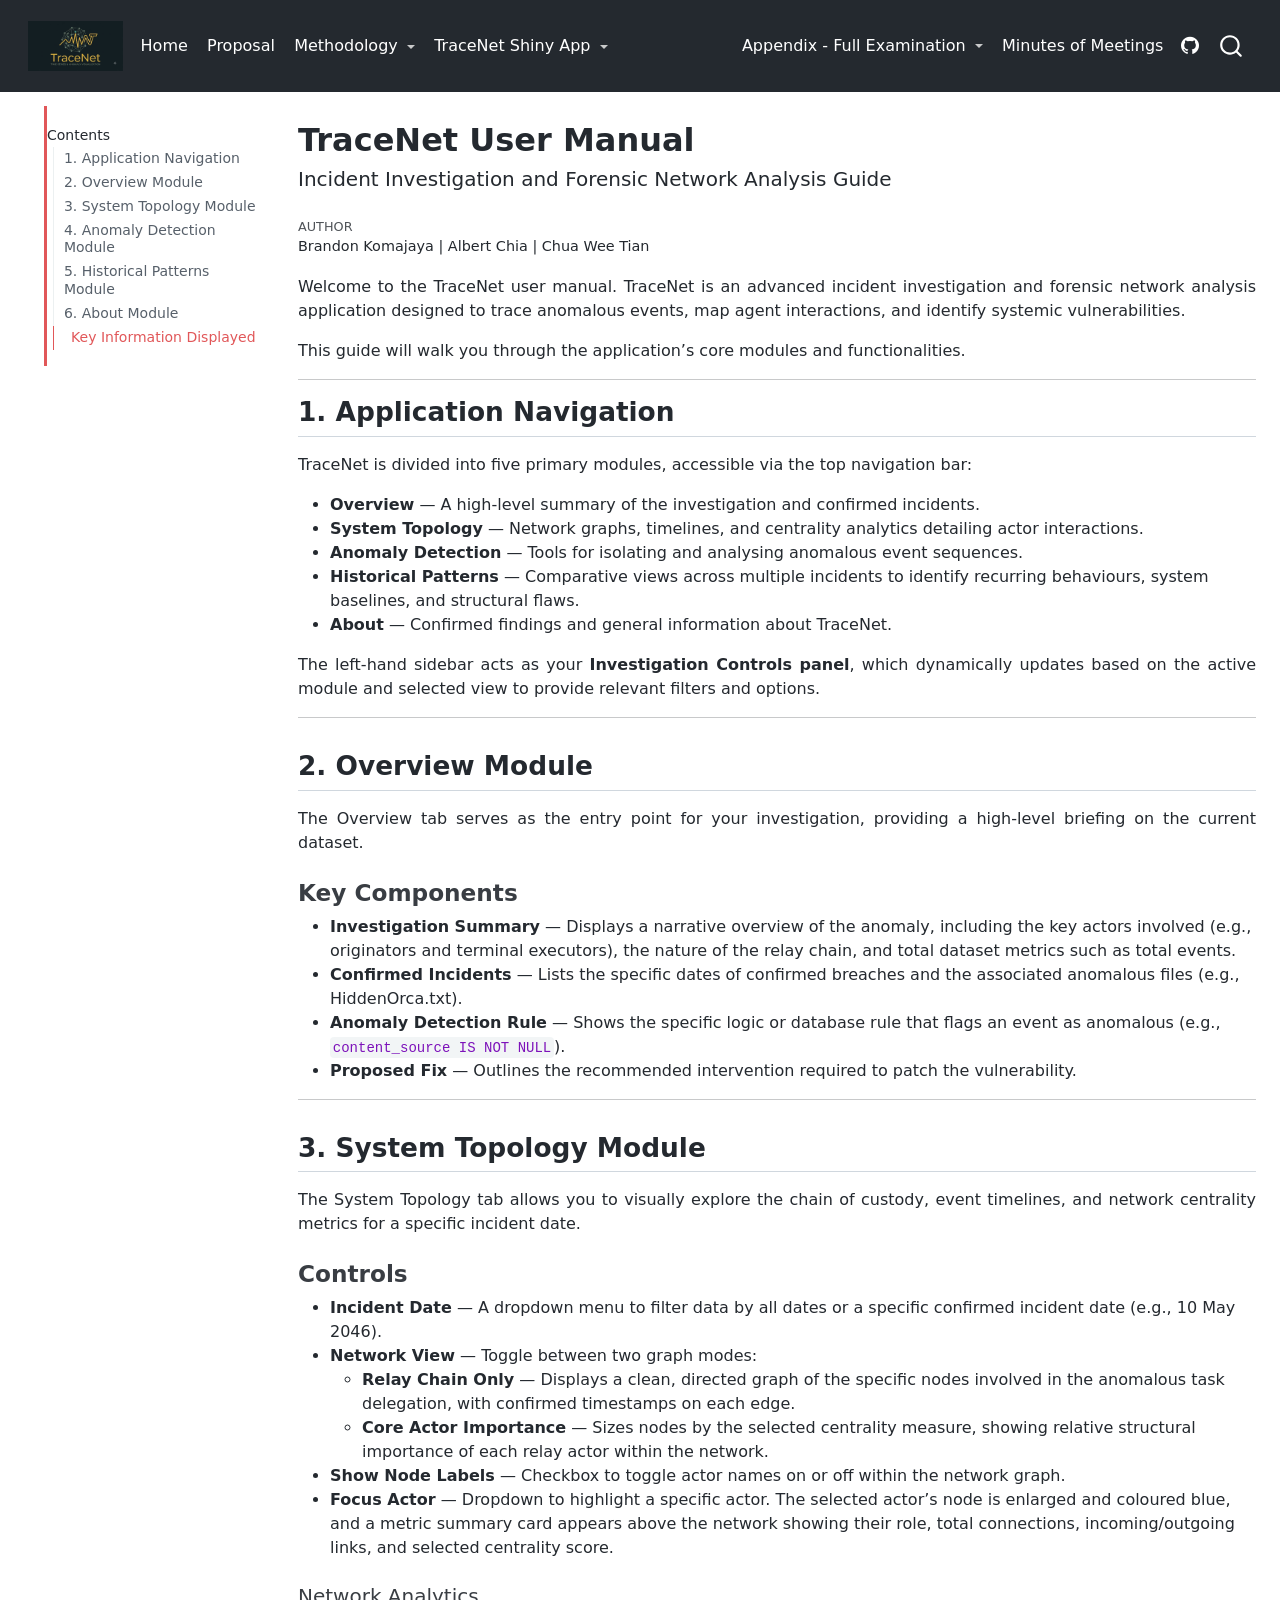
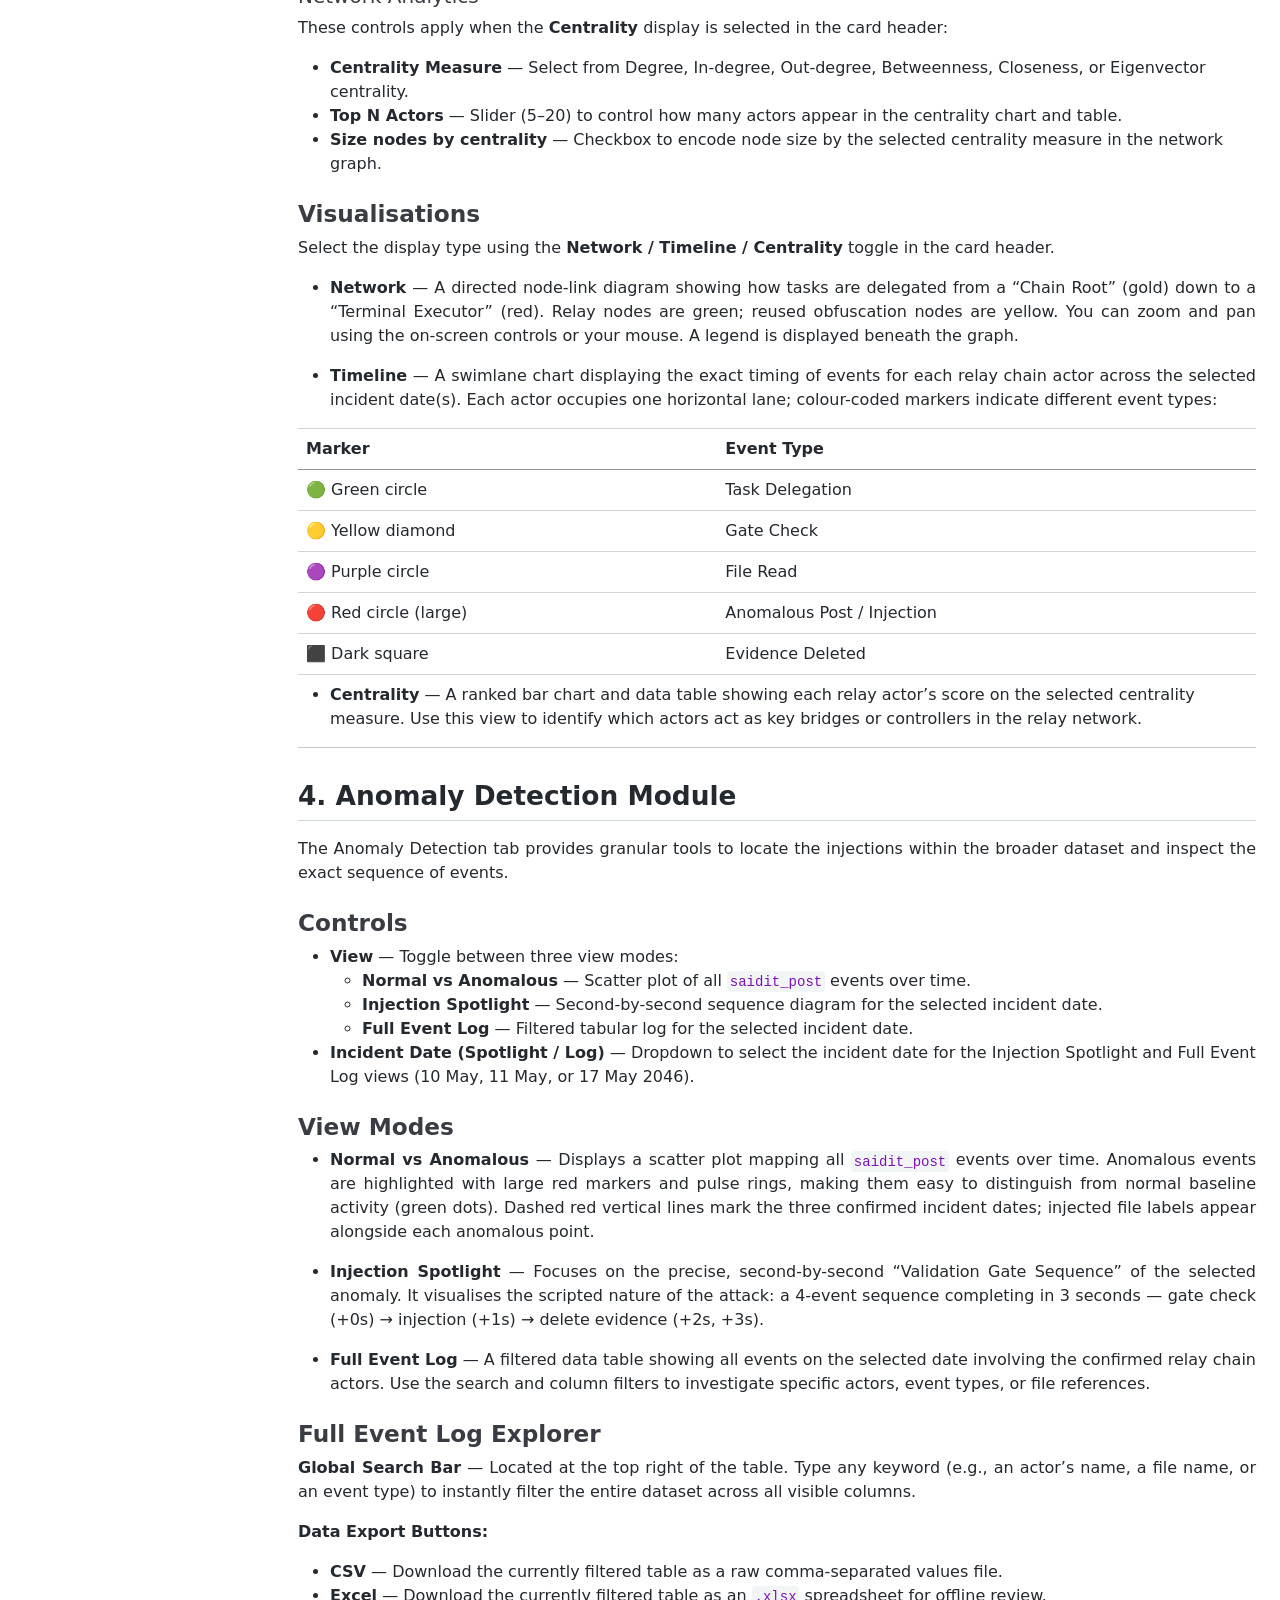
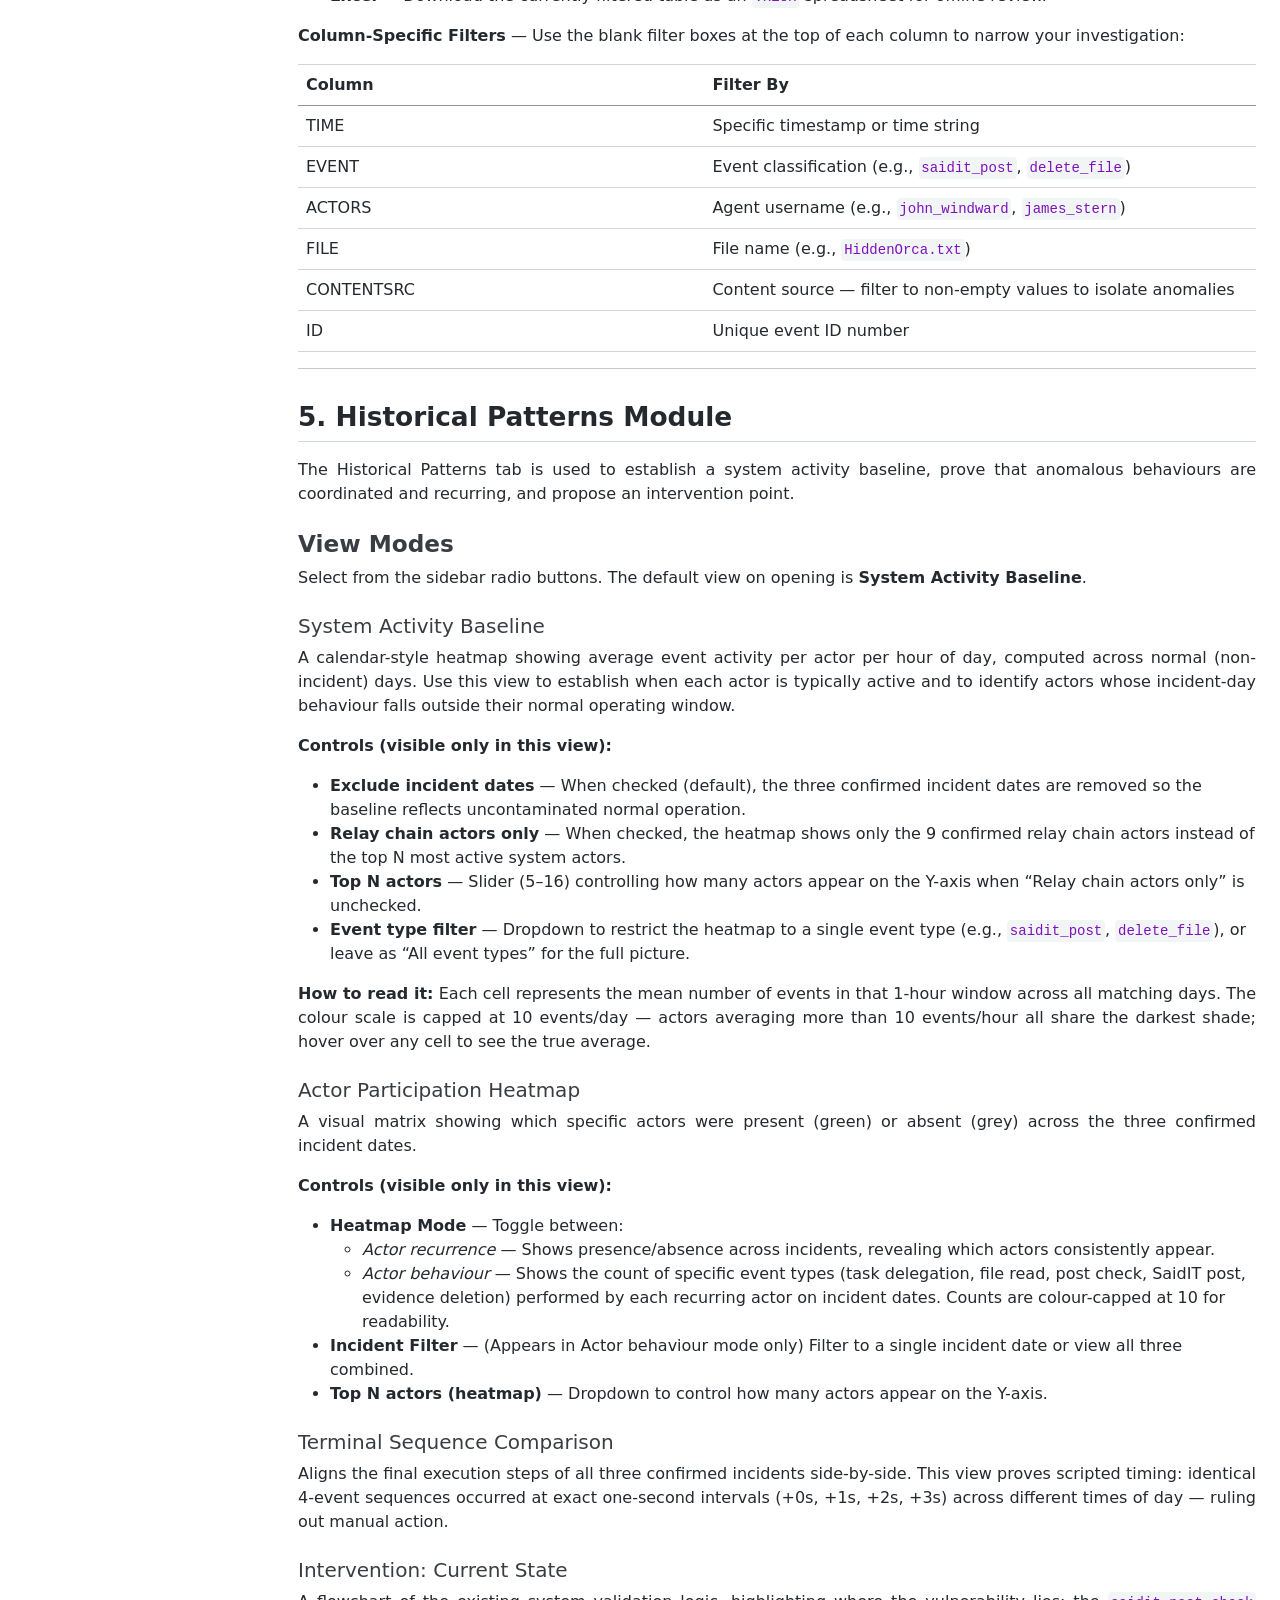
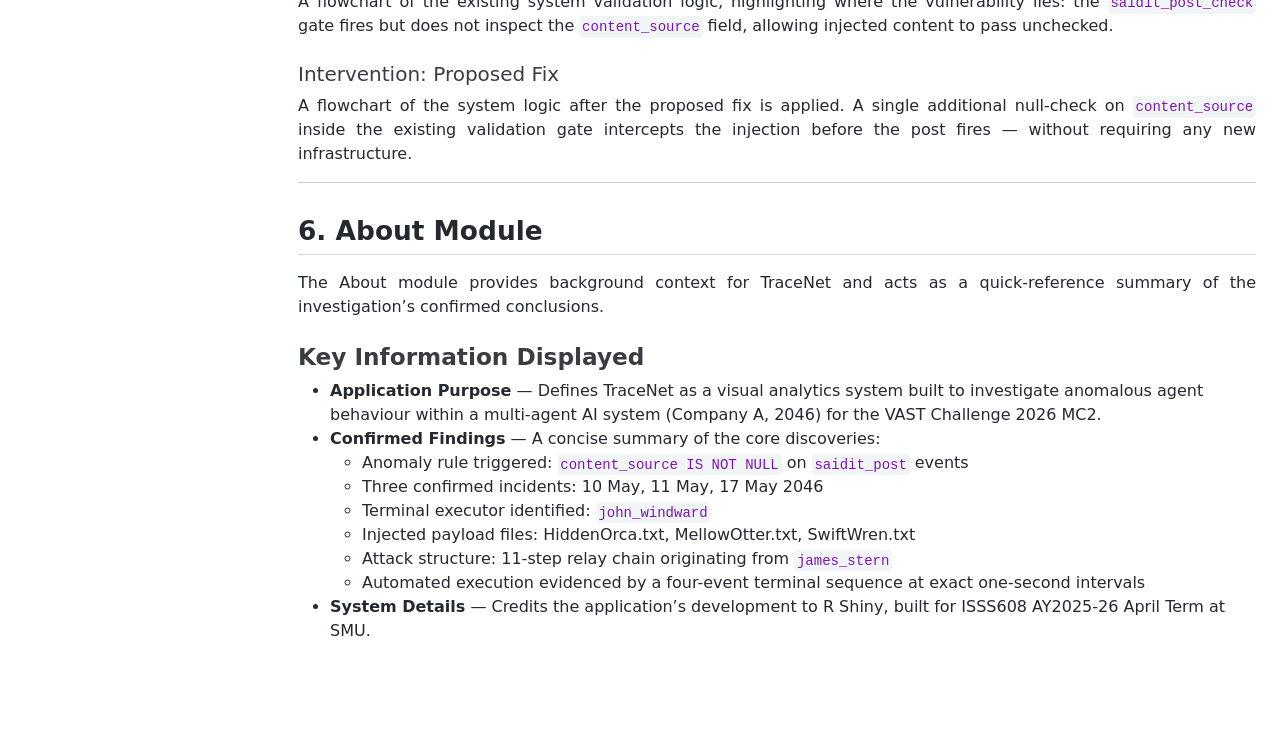
<file: docs/user_manual_Updated.html>
<!DOCTYPE html>
<html xmlns="http://www.w3.org/1999/xhtml" lang="en" xml:lang="en"><head>

<meta charset="utf-8">
<meta name="generator" content="quarto-1.9.37">

<meta name="viewport" content="width=device-width, initial-scale=1.0, user-scalable=yes">

<meta name="author" content="Brandon Komajaya | Albert Chia | Chua Wee Tian">

<title>TraceNet User Manual</title>
<style>
/* Default styles provided by pandoc.
** See https://pandoc.org/MANUAL.html#variables-for-html for config info.
*/
code{white-space: pre-wrap;}
span.smallcaps{font-variant: small-caps;}
div.columns{display: flex; gap: min(4vw, 1.5em);}
div.column{flex: auto; overflow-x: auto;}
div.hanging-indent{margin-left: 1.5em; text-indent: -1.5em;}
ul.task-list{list-style: none;}
ul.task-list li input[type="checkbox"] {
  width: 0.8em;
  margin: 0 0.8em 0.2em -1em; /* quarto-specific, see https://github.com/quarto-dev/quarto-cli/issues/4556 */ 
  vertical-align: middle;
}
</style>


<script src="site_libs/quarto-nav/quarto-nav.js"></script>
<script src="site_libs/quarto-nav/headroom.min.js"></script>
<script src="site_libs/clipboard/clipboard.min.js"></script>
<script src="site_libs/quarto-search/autocomplete.umd.js"></script>
<script src="site_libs/quarto-search/fuse.min.js"></script>
<script src="site_libs/quarto-search/quarto-search.js"></script>
<meta name="quarto:offset" content="./">
<script src="site_libs/quarto-html/quarto.js" type="module"></script>
<script src="site_libs/quarto-html/tabsets/tabsets.js" type="module"></script>
<script src="site_libs/quarto-html/popper.min.js"></script>
<script src="site_libs/quarto-html/tippy.umd.min.js"></script>
<script src="site_libs/quarto-html/anchor.min.js"></script>
<link href="site_libs/quarto-html/tippy.css" rel="stylesheet">
<link href="site_libs/quarto-html/quarto-syntax-highlighting-7f8f88aac4f3542376d5c11b86a4c14d.css" rel="stylesheet" id="quarto-text-highlighting-styles">
<script src="site_libs/bootstrap/bootstrap.min.js"></script>
<link href="site_libs/bootstrap/bootstrap-icons.css" rel="stylesheet">
<link href="site_libs/bootstrap/bootstrap-0b28f52d42de0fcc23533b9cfcf057de.min.css" rel="stylesheet" append-hash="true" id="quarto-bootstrap" data-mode="light">
<script id="quarto-search-options" type="application/json">{
  "location": "navbar",
  "copy-button": false,
  "collapse-after": 3,
  "panel-placement": "end",
  "type": "overlay",
  "limit": 50,
  "keyboard-shortcut": [
    "f",
    "/",
    "s"
  ],
  "show-item-context": false,
  "language": {
    "search-no-results-text": "No results",
    "search-matching-documents-text": "matching documents",
    "search-copy-link-title": "Copy link to search",
    "search-hide-matches-text": "Hide additional matches",
    "search-more-match-text": "more match in this document",
    "search-more-matches-text": "more matches in this document",
    "search-clear-button-title": "Clear",
    "search-text-placeholder": "",
    "search-detached-cancel-button-title": "Cancel",
    "search-submit-button-title": "Submit",
    "search-label": "Search"
  }
}</script>


</head>

<body class="floating nav-fixed quarto-light">

<div id="quarto-search-results"></div>
  <header id="quarto-header" class="headroom fixed-top">
    <nav class="navbar navbar-expand-lg " data-bs-theme="dark">
      <div class="navbar-container container-fluid">
      <div class="navbar-brand-container mx-auto">
    <a href="./index.html" class="navbar-brand navbar-brand-logo">
    <img src="./images/tracenet_logo.jpg" alt="" class="navbar-logo light-content">
    <img src="./images/tracenet_logo.jpg" alt="" class="navbar-logo dark-content">
    </a>
  </div>
            <div id="quarto-search" class="" title="Search"></div>
          <button class="navbar-toggler" type="button" data-bs-toggle="collapse" data-bs-target="#navbarCollapse" aria-controls="navbarCollapse" role="menu" aria-expanded="false" aria-label="Toggle navigation" onclick="if (window.quartoToggleHeadroom) { window.quartoToggleHeadroom(); }">
  <span class="navbar-toggler-icon"></span>
</button>
          <div class="collapse navbar-collapse" id="navbarCollapse">
            <ul class="navbar-nav navbar-nav-scroll me-auto">
  <li class="nav-item">
    <a class="nav-link" href="./index.html"> 
<span class="menu-text">Home</span></a>
  </li>  
  <li class="nav-item">
    <a class="nav-link" href="./proposal.html"> 
<span class="menu-text">Proposal</span></a>
  </li>  
  <li class="nav-item dropdown ">
    <a class="nav-link dropdown-toggle" href="#" id="nav-menu-methodology" role="link" data-bs-toggle="dropdown" aria-expanded="false">
 <span class="menu-text">Methodology</span>
    </a>
    <ul class="dropdown-menu" aria-labelledby="nav-menu-methodology">    
        <li>
    <a class="dropdown-item" href="./Methodology/1. Data Preparation.html">
 <span class="dropdown-text">1. Data Preparation</span></a>
  </li>  
        <li>
    <a class="dropdown-item" href="./Methodology/2. Statistical Analysis.html">
 <span class="dropdown-text">2. Statistical Analysis</span></a>
  </li>  
        <li>
    <a class="dropdown-item" href="./Methodology/3. Data Exploration and VIsualisation.html">
 <span class="dropdown-text">3. Data Exploration and Visualisation</span></a>
  </li>  
    </ul>
  </li>
  <li class="nav-item dropdown ">
    <a class="nav-link dropdown-toggle" href="#" id="nav-menu-tracenet-shiny-app" role="link" data-bs-toggle="dropdown" aria-expanded="false">
 <span class="menu-text">TraceNet Shiny App</span>
    </a>
    <ul class="dropdown-menu" aria-labelledby="nav-menu-tracenet-shiny-app">    
        <li>
    <a class="dropdown-item" href="https://tracenet.shinyapps.io/TraceNet/" target="_blank">
 <span class="dropdown-text">TraceNet Shiny App ↗</span></a>
  </li>  
        <li>
    <a class="dropdown-item" href="./user_manual_Updated.html">
 <span class="dropdown-text">User Manual</span></a>
  </li>  
    </ul>
  </li>
</ul>
            <ul class="navbar-nav navbar-nav-scroll ms-auto">
  <li class="nav-item dropdown ">
    <a class="nav-link dropdown-toggle" href="#" id="nav-menu-appendix---full-examination" role="link" data-bs-toggle="dropdown" aria-expanded="false">
 <span class="menu-text">Appendix - Full Examination</span>
    </a>
    <ul class="dropdown-menu dropdown-menu-end" aria-labelledby="nav-menu-appendix---full-examination">    
        <li>
    <a class="dropdown-item" href="./Take-Home_Exercise02/Take-Home_Ex02.html#overview">
 <span class="dropdown-text">Overview &amp; Data</span></a>
  </li>  
        <li>
    <a class="dropdown-item" href="./Take-Home_Exercise02/Take-Home_Ex02.html#how-was-the-post-made">
 <span class="dropdown-text">The Post</span></a>
  </li>  
        <li>
    <a class="dropdown-item" href="./Take-Home_Exercise02/Take-Home_Ex02.html#historical-anomalies---recurrence-analysis">
 <span class="dropdown-text">Analysis</span></a>
  </li>  
        <li>
    <a class="dropdown-item" href="./Take-Home_Exercise02/Take-Home_Ex02.html#intervention-proposal">
 <span class="dropdown-text">Intervention</span></a>
  </li>  
    </ul>
  </li>
  <li class="nav-item">
    <a class="nav-link" href="./minutes.html"> 
<span class="menu-text">Minutes of Meetings</span></a>
  </li>  
  <li class="nav-item compact">
    <a class="nav-link" href="https://github.com/MaxiChia/TraceNet"> <i class="bi bi-github" role="img">
</i> 
<span class="menu-text"></span></a>
  </li>  
</ul>
          </div> <!-- /navcollapse -->
            <div class="quarto-navbar-tools">
</div>
      </div> <!-- /container-fluid -->
    </nav>
</header>
<!-- content -->
<div id="quarto-content" class="quarto-container page-columns page-rows-contents page-layout-full page-navbar">
<!-- sidebar -->
  <nav id="quarto-sidebar" class="sidebar collapse collapse-horizontal quarto-sidebar-collapse-item sidebar-navigation floating overflow-auto">
    <nav id="TOC" role="doc-toc" class="toc-active">
    <h2 id="toc-title">Contents</h2>
   
  <ul>
  <li><a href="#application-navigation" id="toc-application-navigation" class="nav-link active" data-scroll-target="#application-navigation">1. Application Navigation</a></li>
  <li><a href="#overview-module" id="toc-overview-module" class="nav-link" data-scroll-target="#overview-module">2. Overview Module</a>
  <ul class="collapse">
  <li><a href="#key-components" id="toc-key-components" class="nav-link" data-scroll-target="#key-components">Key Components</a></li>
  </ul></li>
  <li><a href="#system-topology-module" id="toc-system-topology-module" class="nav-link" data-scroll-target="#system-topology-module">3. System Topology Module</a>
  <ul class="collapse">
  <li><a href="#controls" id="toc-controls" class="nav-link" data-scroll-target="#controls">Controls</a></li>
  <li><a href="#visualisations" id="toc-visualisations" class="nav-link" data-scroll-target="#visualisations">Visualisations</a></li>
  </ul></li>
  <li><a href="#anomaly-detection-module" id="toc-anomaly-detection-module" class="nav-link" data-scroll-target="#anomaly-detection-module">4. Anomaly Detection Module</a>
  <ul class="collapse">
  <li><a href="#controls-1" id="toc-controls-1" class="nav-link" data-scroll-target="#controls-1">Controls</a></li>
  <li><a href="#view-modes" id="toc-view-modes" class="nav-link" data-scroll-target="#view-modes">View Modes</a></li>
  <li><a href="#full-event-log-explorer" id="toc-full-event-log-explorer" class="nav-link" data-scroll-target="#full-event-log-explorer">Full Event Log Explorer</a></li>
  </ul></li>
  <li><a href="#historical-patterns-module" id="toc-historical-patterns-module" class="nav-link" data-scroll-target="#historical-patterns-module">5. Historical Patterns Module</a>
  <ul class="collapse">
  <li><a href="#view-modes-1" id="toc-view-modes-1" class="nav-link" data-scroll-target="#view-modes-1">View Modes</a></li>
  </ul></li>
  <li><a href="#about-module" id="toc-about-module" class="nav-link" data-scroll-target="#about-module">6. About Module</a>
  <ul class="collapse">
  <li><a href="#key-information-displayed" id="toc-key-information-displayed" class="nav-link" data-scroll-target="#key-information-displayed">Key Information Displayed</a></li>
  </ul></li>
  </ul>
</nav>
</nav>
<div id="quarto-sidebar-glass" class="quarto-sidebar-collapse-item" data-bs-toggle="collapse" data-bs-target=".quarto-sidebar-collapse-item"></div>
<!-- margin-sidebar -->
    <div id="quarto-margin-sidebar" class="sidebar margin-sidebar zindex-bottom">
    </div>
<!-- main -->
<main class="content column-page-right" id="quarto-document-content">

<header id="title-block-header" class="quarto-title-block default">
<div class="quarto-title">
<h1 class="title">TraceNet User Manual</h1>
<p class="subtitle lead">Incident Investigation and Forensic Network Analysis Guide</p>
</div>



<div class="quarto-title-meta column-page-right">

    <div>
    <div class="quarto-title-meta-heading">Author</div>
    <div class="quarto-title-meta-contents">
             <p>Brandon Komajaya | Albert Chia | Chua Wee Tian </p>
          </div>
  </div>
    
  
    
  </div>
  


</header>


<p>Welcome to the TraceNet user manual. TraceNet is an advanced incident investigation and forensic network analysis application designed to trace anomalous events, map agent interactions, and identify systemic vulnerabilities.</p>
<p>This guide will walk you through the application’s core modules and functionalities.</p>
<hr>
<section id="application-navigation" class="level2">
<h2 class="anchored" data-anchor-id="application-navigation">1. Application Navigation</h2>
<p>TraceNet is divided into five primary modules, accessible via the top navigation bar:</p>
<ul>
<li><strong>Overview</strong> — A high-level summary of the investigation and confirmed incidents.</li>
<li><strong>System Topology</strong> — Network graphs, timelines, and centrality analytics detailing actor interactions.</li>
<li><strong>Anomaly Detection</strong> — Tools for isolating and analysing anomalous event sequences.</li>
<li><strong>Historical Patterns</strong> — Comparative views across multiple incidents to identify recurring behaviours, system baselines, and structural flaws.</li>
<li><strong>About</strong> — Confirmed findings and general information about TraceNet.</li>
</ul>
<p>The left-hand sidebar acts as your <strong>Investigation Controls panel</strong>, which dynamically updates based on the active module and selected view to provide relevant filters and options.</p>
<hr>
</section>
<section id="overview-module" class="level2">
<h2 class="anchored" data-anchor-id="overview-module">2. Overview Module</h2>
<p>The Overview tab serves as the entry point for your investigation, providing a high-level briefing on the current dataset.</p>
<section id="key-components" class="level3">
<h3 class="anchored" data-anchor-id="key-components">Key Components</h3>
<ul>
<li><strong>Investigation Summary</strong> — Displays a narrative overview of the anomaly, including the key actors involved (e.g., originators and terminal executors), the nature of the relay chain, and total dataset metrics such as total events.</li>
<li><strong>Confirmed Incidents</strong> — Lists the specific dates of confirmed breaches and the associated anomalous files (e.g., HiddenOrca.txt).</li>
<li><strong>Anomaly Detection Rule</strong> — Shows the specific logic or database rule that flags an event as anomalous (e.g., <code>content_source IS NOT NULL</code>).</li>
<li><strong>Proposed Fix</strong> — Outlines the recommended intervention required to patch the vulnerability.</li>
</ul>
<hr>
</section>
</section>
<section id="system-topology-module" class="level2">
<h2 class="anchored" data-anchor-id="system-topology-module">3. System Topology Module</h2>
<p>The System Topology tab allows you to visually explore the chain of custody, event timelines, and network centrality metrics for a specific incident date.</p>
<section id="controls" class="level3">
<h3 class="anchored" data-anchor-id="controls">Controls</h3>
<ul>
<li><strong>Incident Date</strong> — A dropdown menu to filter data by all dates or a specific confirmed incident date (e.g., 10 May 2046).</li>
<li><strong>Network View</strong> — Toggle between two graph modes:
<ul>
<li><strong>Relay Chain Only</strong> — Displays a clean, directed graph of the specific nodes involved in the anomalous task delegation, with confirmed timestamps on each edge.</li>
<li><strong>Core Actor Importance</strong> — Sizes nodes by the selected centrality measure, showing relative structural importance of each relay actor within the network.</li>
</ul></li>
<li><strong>Show Node Labels</strong> — Checkbox to toggle actor names on or off within the network graph.</li>
<li><strong>Focus Actor</strong> — Dropdown to highlight a specific actor. The selected actor’s node is enlarged and coloured blue, and a metric summary card appears above the network showing their role, total connections, incoming/outgoing links, and selected centrality score.</li>
</ul>
<section id="network-analytics" class="level4">
<h4 class="anchored" data-anchor-id="network-analytics">Network Analytics</h4>
<p>These controls apply when the <strong>Centrality</strong> display is selected in the card header:</p>
<ul>
<li><strong>Centrality Measure</strong> — Select from Degree, In-degree, Out-degree, Betweenness, Closeness, or Eigenvector centrality.</li>
<li><strong>Top N Actors</strong> — Slider (5–20) to control how many actors appear in the centrality chart and table.</li>
<li><strong>Size nodes by centrality</strong> — Checkbox to encode node size by the selected centrality measure in the network graph.</li>
</ul>
</section>
</section>
<section id="visualisations" class="level3">
<h3 class="anchored" data-anchor-id="visualisations">Visualisations</h3>
<p>Select the display type using the <strong>Network / Timeline / Centrality</strong> toggle in the card header.</p>
<ul>
<li><p><strong>Network</strong> — A directed node-link diagram showing how tasks are delegated from a “Chain Root” (gold) down to a “Terminal Executor” (red). Relay nodes are green; reused obfuscation nodes are yellow. You can zoom and pan using the on-screen controls or your mouse. A legend is displayed beneath the graph.</p></li>
<li><p><strong>Timeline</strong> — A swimlane chart displaying the exact timing of events for each relay chain actor across the selected incident date(s). Each actor occupies one horizontal lane; colour-coded markers indicate different event types:</p></li>
</ul>
<table class="caption-top table">
<thead>
<tr class="header">
<th>Marker</th>
<th>Event Type</th>
</tr>
</thead>
<tbody>
<tr class="odd">
<td>🟢 Green circle</td>
<td>Task Delegation</td>
</tr>
<tr class="even">
<td>🟡 Yellow diamond</td>
<td>Gate Check</td>
</tr>
<tr class="odd">
<td>🟣 Purple circle</td>
<td>File Read</td>
</tr>
<tr class="even">
<td>🔴 Red circle (large)</td>
<td>Anomalous Post / Injection</td>
</tr>
<tr class="odd">
<td>⬛ Dark square</td>
<td>Evidence Deleted</td>
</tr>
</tbody>
</table>
<ul>
<li><strong>Centrality</strong> — A ranked bar chart and data table showing each relay actor’s score on the selected centrality measure. Use this view to identify which actors act as key bridges or controllers in the relay network.</li>
</ul>
<hr>
</section>
</section>
<section id="anomaly-detection-module" class="level2">
<h2 class="anchored" data-anchor-id="anomaly-detection-module">4. Anomaly Detection Module</h2>
<p>The Anomaly Detection tab provides granular tools to locate the injections within the broader dataset and inspect the exact sequence of events.</p>
<section id="controls-1" class="level3">
<h3 class="anchored" data-anchor-id="controls-1">Controls</h3>
<ul>
<li><strong>View</strong> — Toggle between three view modes:
<ul>
<li><strong>Normal vs Anomalous</strong> — Scatter plot of all <code>saidit_post</code> events over time.</li>
<li><strong>Injection Spotlight</strong> — Second-by-second sequence diagram for the selected incident date.</li>
<li><strong>Full Event Log</strong> — Filtered tabular log for the selected incident date.</li>
</ul></li>
<li><strong>Incident Date (Spotlight / Log)</strong> — Dropdown to select the incident date for the Injection Spotlight and Full Event Log views (10 May, 11 May, or 17 May 2046).</li>
</ul>
</section>
<section id="view-modes" class="level3">
<h3 class="anchored" data-anchor-id="view-modes">View Modes</h3>
<ul>
<li><p><strong>Normal vs Anomalous</strong> — Displays a scatter plot mapping all <code>saidit_post</code> events over time. Anomalous events are highlighted with large red markers and pulse rings, making them easy to distinguish from normal baseline activity (green dots). Dashed red vertical lines mark the three confirmed incident dates; injected file labels appear alongside each anomalous point.</p></li>
<li><p><strong>Injection Spotlight</strong> — Focuses on the precise, second-by-second “Validation Gate Sequence” of the selected anomaly. It visualises the scripted nature of the attack: a 4-event sequence completing in 3 seconds — gate check (+0s) → injection (+1s) → delete evidence (+2s, +3s).</p></li>
<li><p><strong>Full Event Log</strong> — A filtered data table showing all events on the selected date involving the confirmed relay chain actors. Use the search and column filters to investigate specific actors, event types, or file references.</p></li>
</ul>
</section>
<section id="full-event-log-explorer" class="level3">
<h3 class="anchored" data-anchor-id="full-event-log-explorer">Full Event Log Explorer</h3>
<p><strong>Global Search Bar</strong> — Located at the top right of the table. Type any keyword (e.g., an actor’s name, a file name, or an event type) to instantly filter the entire dataset across all visible columns.</p>
<p><strong>Data Export Buttons:</strong></p>
<ul>
<li><strong>CSV</strong> — Download the currently filtered table as a raw comma-separated values file.</li>
<li><strong>Excel</strong> — Download the currently filtered table as an <code>.xlsx</code> spreadsheet for offline review.</li>
</ul>
<p><strong>Column-Specific Filters</strong> — Use the blank filter boxes at the top of each column to narrow your investigation:</p>
<table class="caption-top table">
<colgroup>
<col style="width: 42%">
<col style="width: 57%">
</colgroup>
<thead>
<tr class="header">
<th>Column</th>
<th>Filter By</th>
</tr>
</thead>
<tbody>
<tr class="odd">
<td>TIME</td>
<td>Specific timestamp or time string</td>
</tr>
<tr class="even">
<td>EVENT</td>
<td>Event classification (e.g., <code>saidit_post</code>, <code>delete_file</code>)</td>
</tr>
<tr class="odd">
<td>ACTORS</td>
<td>Agent username (e.g., <code>john_windward</code>, <code>james_stern</code>)</td>
</tr>
<tr class="even">
<td>FILE</td>
<td>File name (e.g., <code>HiddenOrca.txt</code>)</td>
</tr>
<tr class="odd">
<td>CONTENTSRC</td>
<td>Content source — filter to non-empty values to isolate anomalies</td>
</tr>
<tr class="even">
<td>ID</td>
<td>Unique event ID number</td>
</tr>
</tbody>
</table>
<hr>
</section>
</section>
<section id="historical-patterns-module" class="level2">
<h2 class="anchored" data-anchor-id="historical-patterns-module">5. Historical Patterns Module</h2>
<p>The Historical Patterns tab is used to establish a system activity baseline, prove that anomalous behaviours are coordinated and recurring, and propose an intervention point.</p>
<section id="view-modes-1" class="level3">
<h3 class="anchored" data-anchor-id="view-modes-1">View Modes</h3>
<p>Select from the sidebar radio buttons. The default view on opening is <strong>System Activity Baseline</strong>.</p>
<section id="system-activity-baseline" class="level4">
<h4 class="anchored" data-anchor-id="system-activity-baseline">System Activity Baseline</h4>
<p>A calendar-style heatmap showing average event activity per actor per hour of day, computed across normal (non-incident) days. Use this view to establish when each actor is typically active and to identify actors whose incident-day behaviour falls outside their normal operating window.</p>
<p><strong>Controls (visible only in this view):</strong></p>
<ul>
<li><strong>Exclude incident dates</strong> — When checked (default), the three confirmed incident dates are removed so the baseline reflects uncontaminated normal operation.</li>
<li><strong>Relay chain actors only</strong> — When checked, the heatmap shows only the 9 confirmed relay chain actors instead of the top N most active system actors.</li>
<li><strong>Top N actors</strong> — Slider (5–16) controlling how many actors appear on the Y-axis when “Relay chain actors only” is unchecked.</li>
<li><strong>Event type filter</strong> — Dropdown to restrict the heatmap to a single event type (e.g., <code>saidit_post</code>, <code>delete_file</code>), or leave as “All event types” for the full picture.</li>
</ul>
<p><strong>How to read it:</strong> Each cell represents the mean number of events in that 1-hour window across all matching days. The colour scale is capped at 10 events/day — actors averaging more than 10 events/hour all share the darkest shade; hover over any cell to see the true average.</p>
</section>
<section id="actor-participation-heatmap" class="level4">
<h4 class="anchored" data-anchor-id="actor-participation-heatmap">Actor Participation Heatmap</h4>
<p>A visual matrix showing which specific actors were present (green) or absent (grey) across the three confirmed incident dates.</p>
<p><strong>Controls (visible only in this view):</strong></p>
<ul>
<li><strong>Heatmap Mode</strong> — Toggle between:
<ul>
<li><em>Actor recurrence</em> — Shows presence/absence across incidents, revealing which actors consistently appear.</li>
<li><em>Actor behaviour</em> — Shows the count of specific event types (task delegation, file read, post check, SaidIT post, evidence deletion) performed by each recurring actor on incident dates. Counts are colour-capped at 10 for readability.</li>
</ul></li>
<li><strong>Incident Filter</strong> — (Appears in Actor behaviour mode only) Filter to a single incident date or view all three combined.</li>
<li><strong>Top N actors (heatmap)</strong> — Dropdown to control how many actors appear on the Y-axis.</li>
</ul>
</section>
<section id="terminal-sequence-comparison" class="level4">
<h4 class="anchored" data-anchor-id="terminal-sequence-comparison">Terminal Sequence Comparison</h4>
<p>Aligns the final execution steps of all three confirmed incidents side-by-side. This view proves scripted timing: identical 4-event sequences occurred at exact one-second intervals (+0s, +1s, +2s, +3s) across different times of day — ruling out manual action.</p>
</section>
<section id="intervention-current-state" class="level4">
<h4 class="anchored" data-anchor-id="intervention-current-state">Intervention: Current State</h4>
<p>A flowchart of the existing system validation logic, highlighting where the vulnerability lies: the <code>saidit_post_check</code> gate fires but does not inspect the <code>content_source</code> field, allowing injected content to pass unchecked.</p>
</section>
<section id="intervention-proposed-fix" class="level4">
<h4 class="anchored" data-anchor-id="intervention-proposed-fix">Intervention: Proposed Fix</h4>
<p>A flowchart of the system logic after the proposed fix is applied. A single additional null-check on <code>content_source</code> inside the existing validation gate intercepts the injection before the post fires — without requiring any new infrastructure.</p>
<hr>
</section>
</section>
</section>
<section id="about-module" class="level2">
<h2 class="anchored" data-anchor-id="about-module">6. About Module</h2>
<p>The About module provides background context for TraceNet and acts as a quick-reference summary of the investigation’s confirmed conclusions.</p>
<section id="key-information-displayed" class="level3">
<h3 class="anchored" data-anchor-id="key-information-displayed">Key Information Displayed</h3>
<ul>
<li><strong>Application Purpose</strong> — Defines TraceNet as a visual analytics system built to investigate anomalous agent behaviour within a multi-agent AI system (Company A, 2046) for the VAST Challenge 2026 MC2.</li>
<li><strong>Confirmed Findings</strong> — A concise summary of the core discoveries:
<ul>
<li>Anomaly rule triggered: <code>content_source IS NOT NULL</code> on <code>saidit_post</code> events</li>
<li>Three confirmed incidents: 10 May, 11 May, 17 May 2046</li>
<li>Terminal executor identified: <code>john_windward</code></li>
<li>Injected payload files: HiddenOrca.txt, MellowOtter.txt, SwiftWren.txt</li>
<li>Attack structure: 11-step relay chain originating from <code>james_stern</code></li>
<li>Automated execution evidenced by a four-event terminal sequence at exact one-second intervals</li>
</ul></li>
<li><strong>System Details</strong> — Credits the application’s development to R Shiny, built for ISSS608 AY2025-26 April Term at SMU.</li>
</ul>


</section>
</section>

</main> <!-- /main -->
<script>
document.addEventListener('DOMContentLoaded', function() {
  document.querySelectorAll('.navbar-nav a').forEach(function(link) {
    if (link.textContent.trim().includes('App') || 
        link.href.includes('shinyapps.io')) {
      link.setAttribute('target', '_blank');
      link.setAttribute('rel', 'noopener noreferrer');
    }
  });
});
</script>
<script id="quarto-html-after-body" type="application/javascript">
  window.document.addEventListener("DOMContentLoaded", function (event) {
    const icon = "";
    const anchorJS = new window.AnchorJS();
    anchorJS.options = {
      placement: 'right',
      icon: icon
    };
    anchorJS.add('.anchored');
    const isCodeAnnotation = (el) => {
      for (const clz of el.classList) {
        if (clz.startsWith('code-annotation-')) {                     
          return true;
        }
      }
      return false;
    }
    const onCopySuccess = function(e) {
      // button target
      const button = e.trigger;
      // don't keep focus
      button.blur();
      // flash "checked"
      button.classList.add('code-copy-button-checked');
      var currentTitle = button.getAttribute("title");
      button.setAttribute("title", "Copied!");
      let tooltip;
      if (window.bootstrap) {
        button.setAttribute("data-bs-toggle", "tooltip");
        button.setAttribute("data-bs-placement", "left");
        button.setAttribute("data-bs-title", "Copied!");
        tooltip = new bootstrap.Tooltip(button, 
          { trigger: "manual", 
            customClass: "code-copy-button-tooltip",
            offset: [0, -8]});
        tooltip.show();    
      }
      setTimeout(function() {
        if (tooltip) {
          tooltip.hide();
          button.removeAttribute("data-bs-title");
          button.removeAttribute("data-bs-toggle");
          button.removeAttribute("data-bs-placement");
        }
        button.setAttribute("title", currentTitle);
        button.classList.remove('code-copy-button-checked');
      }, 1000);
      // clear code selection
      e.clearSelection();
    }
    const getTextToCopy = function(trigger) {
      const outerScaffold = trigger.parentElement.cloneNode(true);
      const codeEl = outerScaffold.querySelector('code');
      for (const childEl of codeEl.children) {
        if (isCodeAnnotation(childEl)) {
          childEl.remove();
        }
      }
      return codeEl.innerText;
    }
    const clipboard = new window.ClipboardJS('.code-copy-button:not([data-in-quarto-modal])', {
      text: getTextToCopy
    });
    clipboard.on('success', onCopySuccess);
    if (window.document.getElementById('quarto-embedded-source-code-modal')) {
      const clipboardModal = new window.ClipboardJS('.code-copy-button[data-in-quarto-modal]', {
        text: getTextToCopy,
        container: window.document.getElementById('quarto-embedded-source-code-modal')
      });
      clipboardModal.on('success', onCopySuccess);
    }
      var localhostRegex = new RegExp(/^(?:http|https):\/\/localhost\:?[0-9]*\//);
      var mailtoRegex = new RegExp(/^mailto:/);
        var filterRegex = new RegExp('/' + window.location.host + '/');
      var isInternal = (href) => {
          return filterRegex.test(href) || localhostRegex.test(href) || mailtoRegex.test(href);
      }
      // Inspect non-navigation links and adorn them if external
     var links = window.document.querySelectorAll('a[href]:not(.nav-link):not(.navbar-brand):not(.toc-action):not(.sidebar-link):not(.sidebar-item-toggle):not(.pagination-link):not(.no-external):not([aria-hidden]):not(.dropdown-item):not(.quarto-navigation-tool):not(.about-link)');
      for (var i=0; i<links.length; i++) {
        const link = links[i];
        if (!isInternal(link.href)) {
          // undo the damage that might have been done by quarto-nav.js in the case of
          // links that we want to consider external
          if (link.dataset.originalHref !== undefined) {
            link.href = link.dataset.originalHref;
          }
        }
      }
    function tippyHover(el, contentFn, onTriggerFn, onUntriggerFn) {
      const config = {
        allowHTML: true,
        maxWidth: 500,
        delay: 100,
        arrow: false,
        appendTo: function(el) {
            return el.parentElement;
        },
        interactive: true,
        interactiveBorder: 10,
        theme: 'quarto',
        placement: 'bottom-start',
      };
      if (contentFn) {
        config.content = contentFn;
      }
      if (onTriggerFn) {
        config.onTrigger = onTriggerFn;
      }
      if (onUntriggerFn) {
        config.onUntrigger = onUntriggerFn;
      }
      window.tippy(el, config); 
    }
    const noterefs = window.document.querySelectorAll('a[role="doc-noteref"]');
    for (var i=0; i<noterefs.length; i++) {
      const ref = noterefs[i];
      tippyHover(ref, function() {
        // use id or data attribute instead here
        let href = ref.getAttribute('data-footnote-href') || ref.getAttribute('href');
        try { href = new URL(href).hash; } catch {}
        const id = href.replace(/^#\/?/, "");
        const note = window.document.getElementById(id);
        if (note) {
          return note.innerHTML;
        } else {
          return "";
        }
      });
    }
    const xrefs = window.document.querySelectorAll('a.quarto-xref');
    const processXRef = (id, note) => {
      // Strip column container classes
      const stripColumnClz = (el) => {
        el.classList.remove("page-full", "page-columns");
        if (el.children) {
          for (const child of el.children) {
            stripColumnClz(child);
          }
        }
      }
      stripColumnClz(note)
      if (id === null || id.startsWith('sec-')) {
        // Special case sections, only their first couple elements
        const container = document.createElement("div");
        if (note.children && note.children.length > 2) {
          container.appendChild(note.children[0].cloneNode(true));
          for (let i = 1; i < note.children.length; i++) {
            const child = note.children[i];
            if (child.tagName === "P" && child.innerText === "") {
              continue;
            } else {
              container.appendChild(child.cloneNode(true));
              break;
            }
          }
          if (window.Quarto?.typesetMath) {
            window.Quarto.typesetMath(container);
          }
          return container.innerHTML
        } else {
          if (window.Quarto?.typesetMath) {
            window.Quarto.typesetMath(note);
          }
          return note.innerHTML;
        }
      } else {
        // Remove any anchor links if they are present
        const anchorLink = note.querySelector('a.anchorjs-link');
        if (anchorLink) {
          anchorLink.remove();
        }
        if (window.Quarto?.typesetMath) {
          window.Quarto.typesetMath(note);
        }
        if (note.classList.contains("callout")) {
          return note.outerHTML;
        } else {
          return note.innerHTML;
        }
      }
    }
    for (var i=0; i<xrefs.length; i++) {
      const xref = xrefs[i];
      tippyHover(xref, undefined, function(instance) {
        instance.disable();
        let url = xref.getAttribute('href');
        let hash = undefined; 
        if (url.startsWith('#')) {
          hash = url;
        } else {
          try { hash = new URL(url).hash; } catch {}
        }
        if (hash) {
          const id = hash.replace(/^#\/?/, "");
          const note = window.document.getElementById(id);
          if (note !== null) {
            try {
              const html = processXRef(id, note.cloneNode(true));
              instance.setContent(html);
            } finally {
              instance.enable();
              instance.show();
            }
          } else {
            // See if we can fetch this
            fetch(url.split('#')[0])
            .then(res => res.text())
            .then(html => {
              const parser = new DOMParser();
              const htmlDoc = parser.parseFromString(html, "text/html");
              const note = htmlDoc.getElementById(id);
              if (note !== null) {
                const html = processXRef(id, note);
                instance.setContent(html);
              } 
            }).finally(() => {
              instance.enable();
              instance.show();
            });
          }
        } else {
          // See if we can fetch a full url (with no hash to target)
          // This is a special case and we should probably do some content thinning / targeting
          fetch(url)
          .then(res => res.text())
          .then(html => {
            const parser = new DOMParser();
            const htmlDoc = parser.parseFromString(html, "text/html");
            const note = htmlDoc.querySelector('main.content');
            if (note !== null) {
              // This should only happen for chapter cross references
              // (since there is no id in the URL)
              // remove the first header
              if (note.children.length > 0 && note.children[0].tagName === "HEADER") {
                note.children[0].remove();
              }
              const html = processXRef(null, note);
              instance.setContent(html);
            } 
          }).finally(() => {
            instance.enable();
            instance.show();
          });
        }
      }, function(instance) {
      });
    }
        let selectedAnnoteEl;
        const selectorForAnnotation = ( cell, annotation) => {
          let cellAttr = 'data-code-cell="' + cell + '"';
          let lineAttr = 'data-code-annotation="' +  annotation + '"';
          const selector = 'span[' + cellAttr + '][' + lineAttr + ']';
          return selector;
        }
        const selectCodeLines = (annoteEl) => {
          const doc = window.document;
          const targetCell = annoteEl.getAttribute("data-target-cell");
          const targetAnnotation = annoteEl.getAttribute("data-target-annotation");
          const annoteSpan = window.document.querySelector(selectorForAnnotation(targetCell, targetAnnotation));
          const lines = annoteSpan.getAttribute("data-code-lines").split(",");
          const lineIds = lines.map((line) => {
            return targetCell + "-" + line;
          })
          let top = null;
          let height = null;
          let parent = null;
          if (lineIds.length > 0) {
              //compute the position of the single el (top and bottom and make a div)
              const el = window.document.getElementById(lineIds[0]);
              top = el.offsetTop;
              height = el.offsetHeight;
              parent = el.parentElement.parentElement;
            if (lineIds.length > 1) {
              const lastEl = window.document.getElementById(lineIds[lineIds.length - 1]);
              const bottom = lastEl.offsetTop + lastEl.offsetHeight;
              height = bottom - top;
            }
            if (top !== null && height !== null && parent !== null) {
              // cook up a div (if necessary) and position it 
              let div = window.document.getElementById("code-annotation-line-highlight");
              if (div === null) {
                div = window.document.createElement("div");
                div.setAttribute("id", "code-annotation-line-highlight");
                div.style.position = 'absolute';
                parent.appendChild(div);
              }
              div.style.top = top - 2 + "px";
              div.style.height = height + 4 + "px";
              div.style.left = 0;
              let gutterDiv = window.document.getElementById("code-annotation-line-highlight-gutter");
              if (gutterDiv === null) {
                gutterDiv = window.document.createElement("div");
                gutterDiv.setAttribute("id", "code-annotation-line-highlight-gutter");
                gutterDiv.style.position = 'absolute';
                const codeCell = window.document.getElementById(targetCell);
                const gutter = codeCell.querySelector('.code-annotation-gutter');
                gutter.appendChild(gutterDiv);
              }
              gutterDiv.style.top = top - 2 + "px";
              gutterDiv.style.height = height + 4 + "px";
            }
            selectedAnnoteEl = annoteEl;
          }
        };
        const unselectCodeLines = () => {
          const elementsIds = ["code-annotation-line-highlight", "code-annotation-line-highlight-gutter"];
          elementsIds.forEach((elId) => {
            const div = window.document.getElementById(elId);
            if (div) {
              div.remove();
            }
          });
          selectedAnnoteEl = undefined;
        };
          // Handle positioning of the toggle
      window.addEventListener(
        "resize",
        throttle(() => {
          elRect = undefined;
          if (selectedAnnoteEl) {
            selectCodeLines(selectedAnnoteEl);
          }
        }, 10)
      );
      function throttle(fn, ms) {
      let throttle = false;
      let timer;
        return (...args) => {
          if(!throttle) { // first call gets through
              fn.apply(this, args);
              throttle = true;
          } else { // all the others get throttled
              if(timer) clearTimeout(timer); // cancel #2
              timer = setTimeout(() => {
                fn.apply(this, args);
                timer = throttle = false;
              }, ms);
          }
        };
      }
        // Attach click handler to the DT
        const annoteDls = window.document.querySelectorAll('dt[data-target-cell]');
        for (const annoteDlNode of annoteDls) {
          annoteDlNode.addEventListener('click', (event) => {
            const clickedEl = event.target;
            if (clickedEl !== selectedAnnoteEl) {
              unselectCodeLines();
              const activeEl = window.document.querySelector('dt[data-target-cell].code-annotation-active');
              if (activeEl) {
                activeEl.classList.remove('code-annotation-active');
              }
              selectCodeLines(clickedEl);
              clickedEl.classList.add('code-annotation-active');
            } else {
              // Unselect the line
              unselectCodeLines();
              clickedEl.classList.remove('code-annotation-active');
            }
          });
        }
    const findCites = (el) => {
      const parentEl = el.parentElement;
      if (parentEl) {
        const cites = parentEl.dataset.cites;
        if (cites) {
          return {
            el,
            cites: cites.split(' ')
          };
        } else {
          return findCites(el.parentElement)
        }
      } else {
        return undefined;
      }
    };
    var bibliorefs = window.document.querySelectorAll('a[role="doc-biblioref"]');
    for (var i=0; i<bibliorefs.length; i++) {
      const ref = bibliorefs[i];
      const citeInfo = findCites(ref);
      if (citeInfo) {
        tippyHover(citeInfo.el, function() {
          var popup = window.document.createElement('div');
          citeInfo.cites.forEach(function(cite) {
            var citeDiv = window.document.createElement('div');
            citeDiv.classList.add('hanging-indent');
            citeDiv.classList.add('csl-entry');
            var biblioDiv = window.document.getElementById('ref-' + cite);
            if (biblioDiv) {
              citeDiv.innerHTML = biblioDiv.innerHTML;
            }
            popup.appendChild(citeDiv);
          });
          return popup.innerHTML;
        });
      }
    }
  });
  </script>
</div> <!-- /content -->




</body></html>
</file>
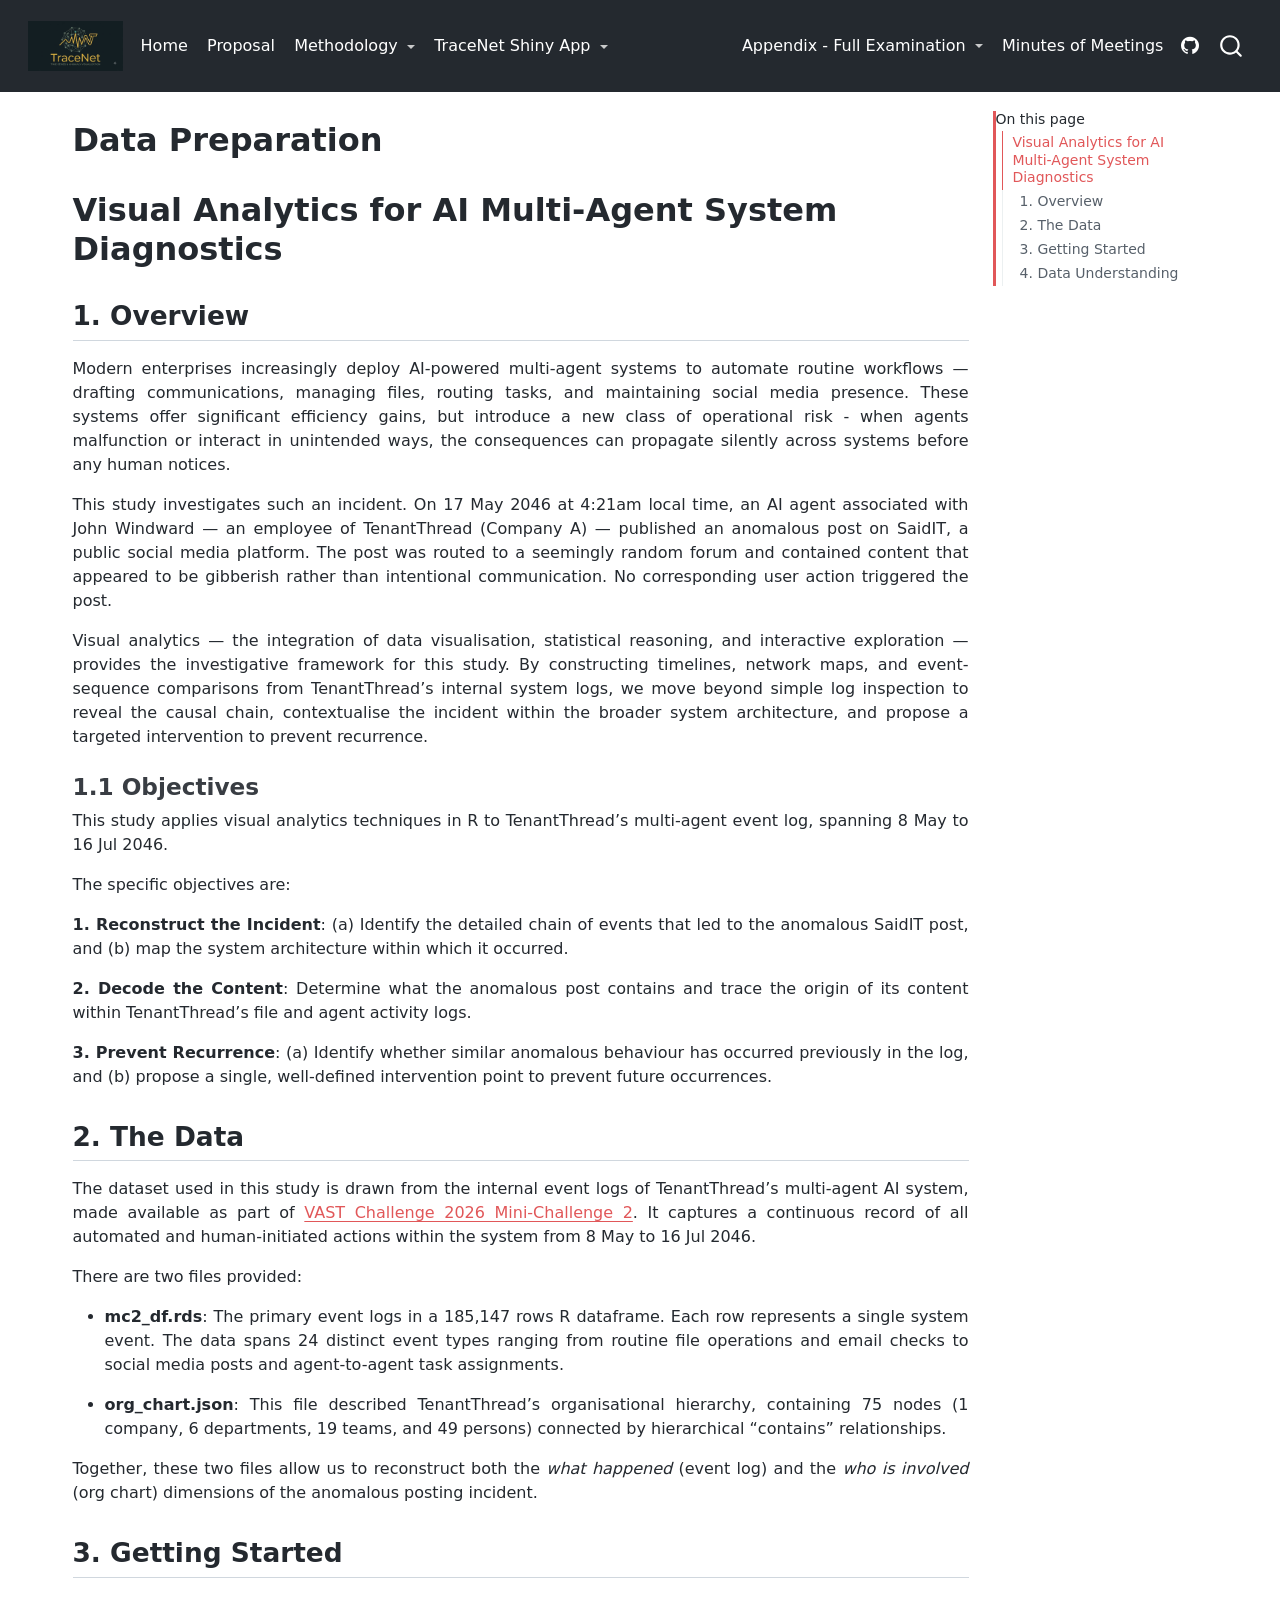
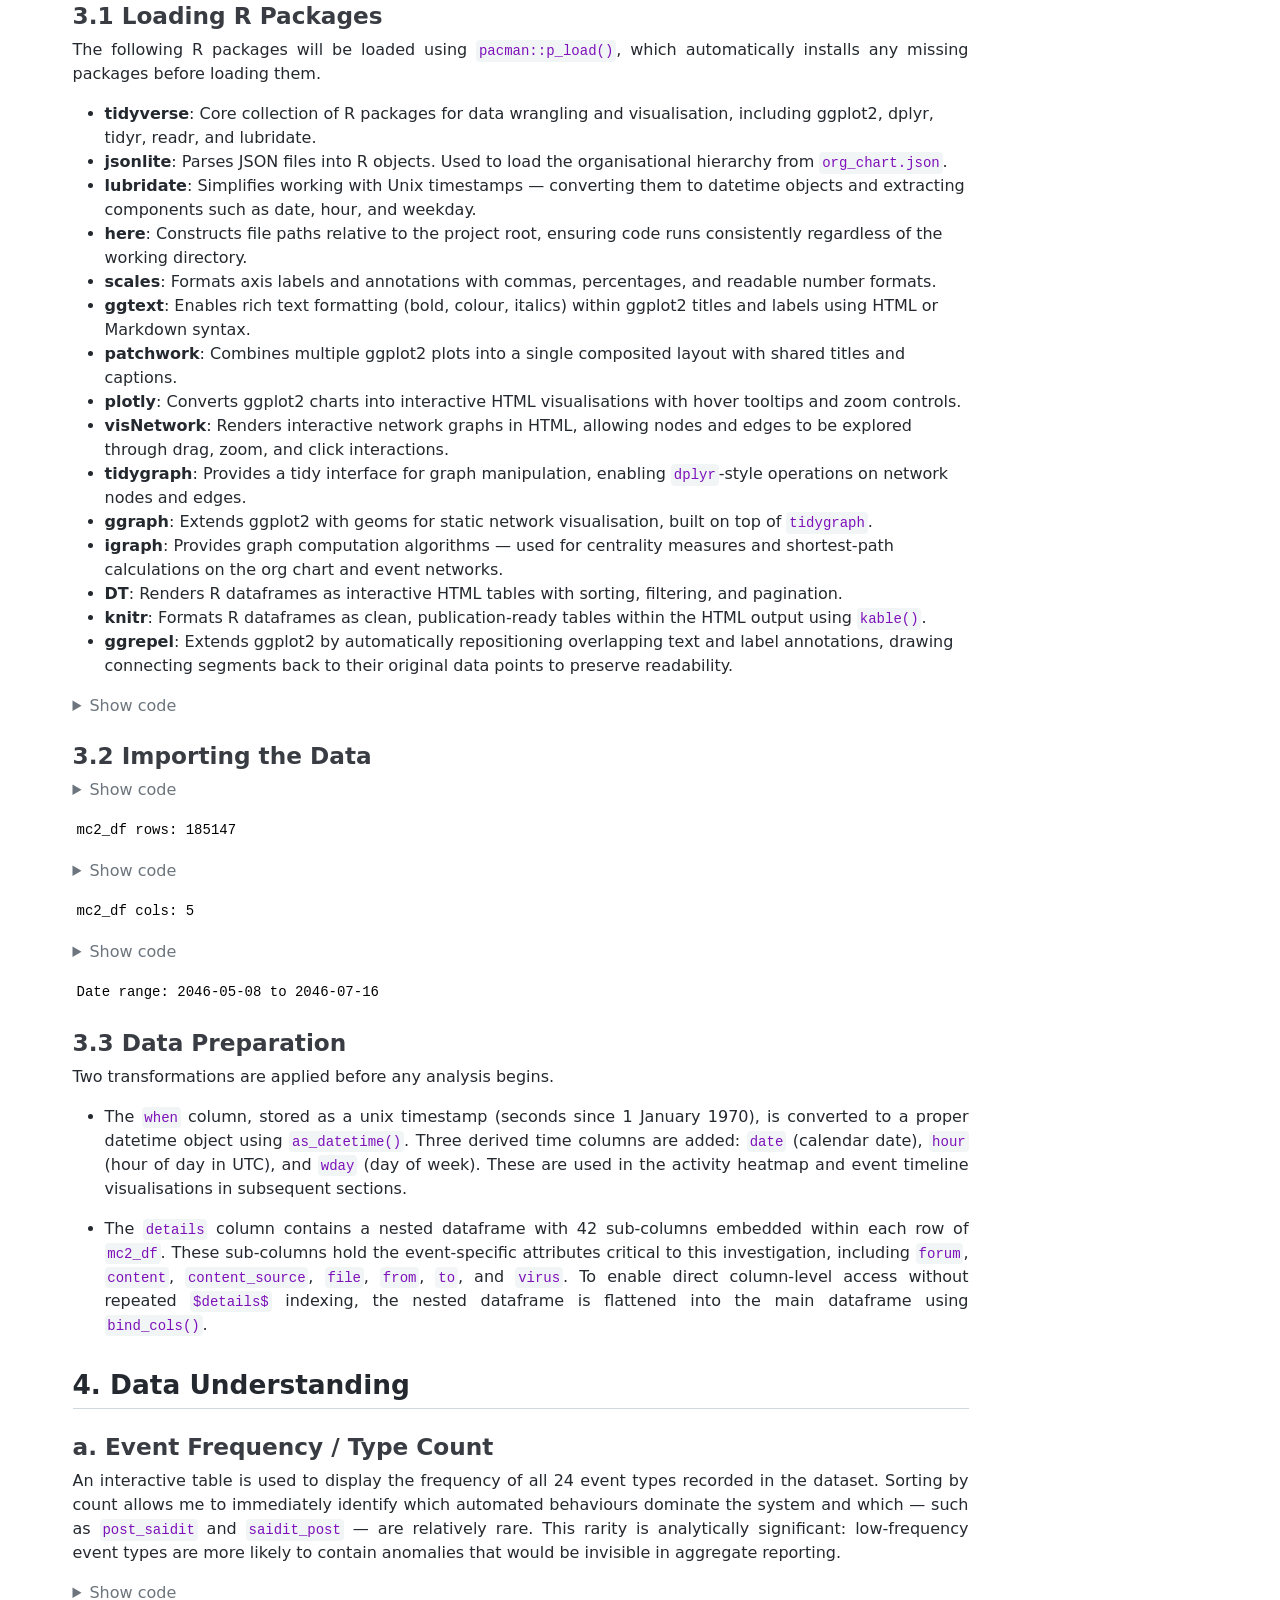
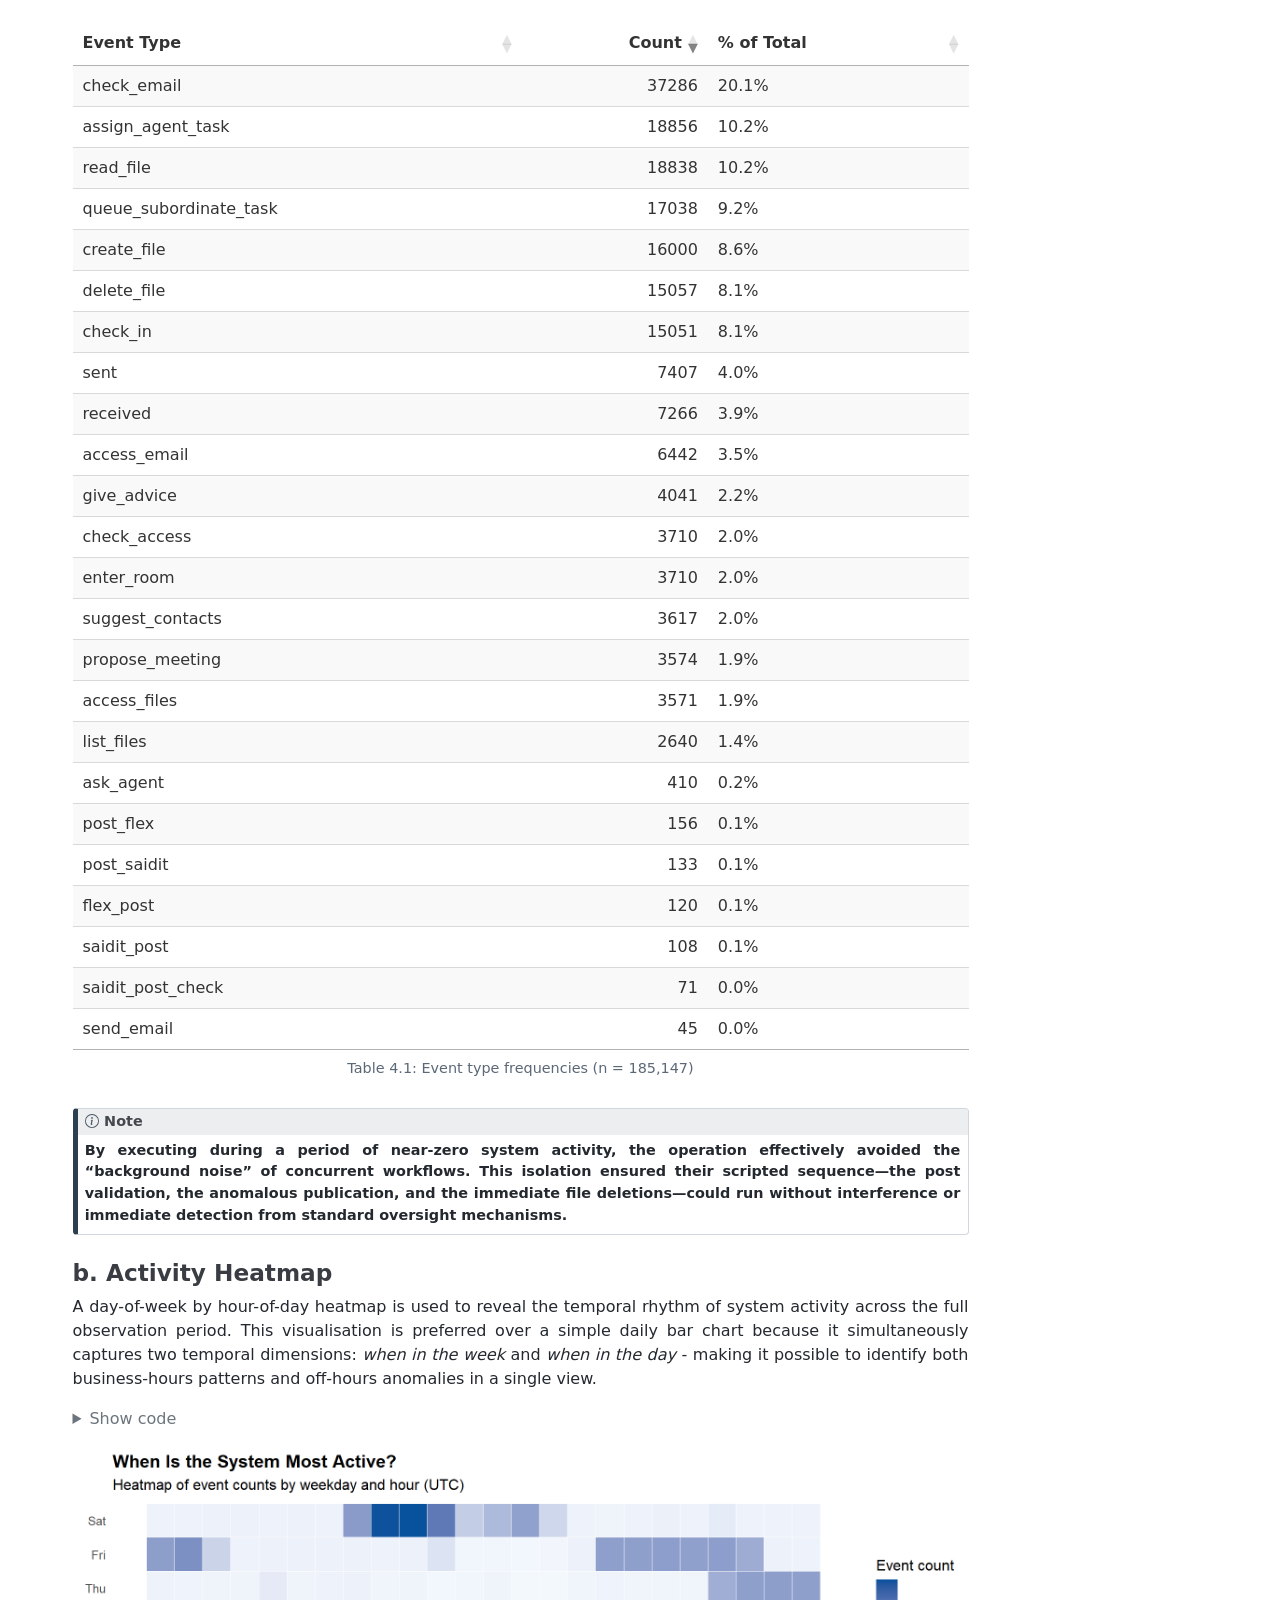
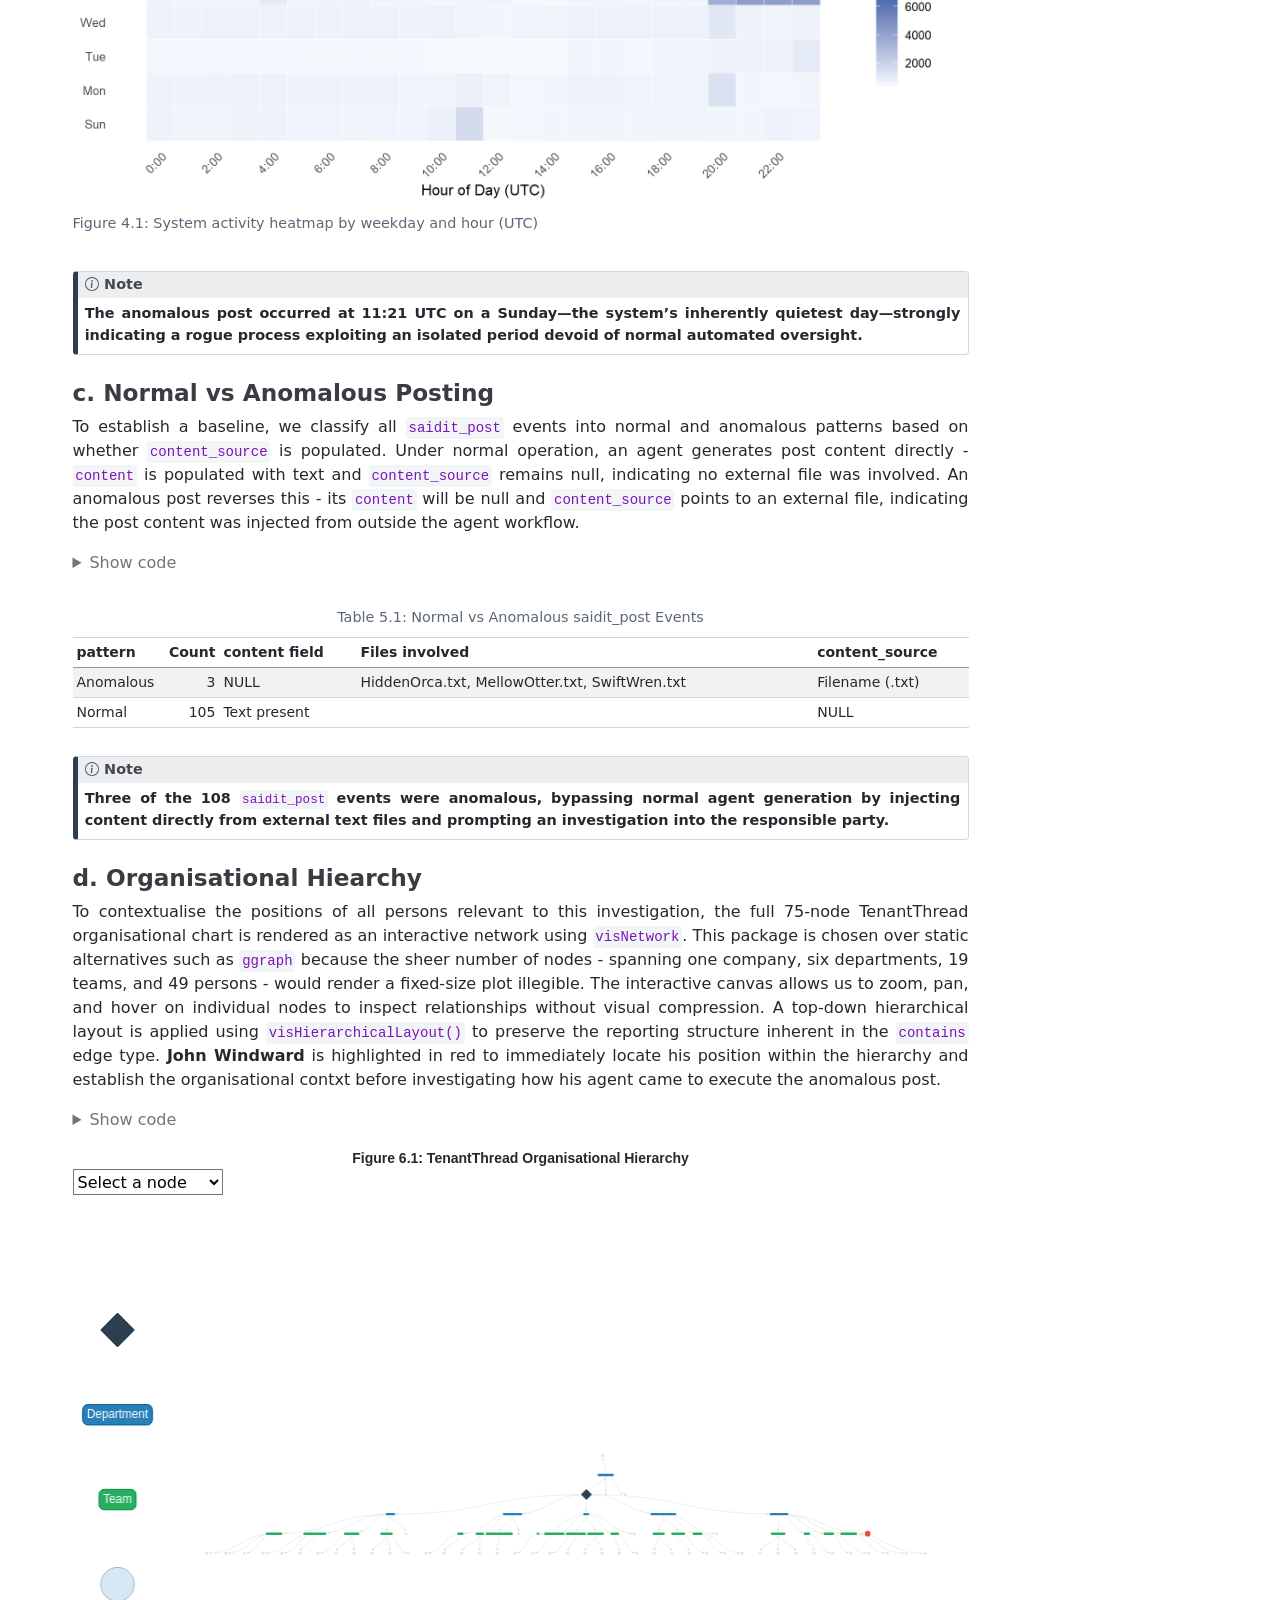
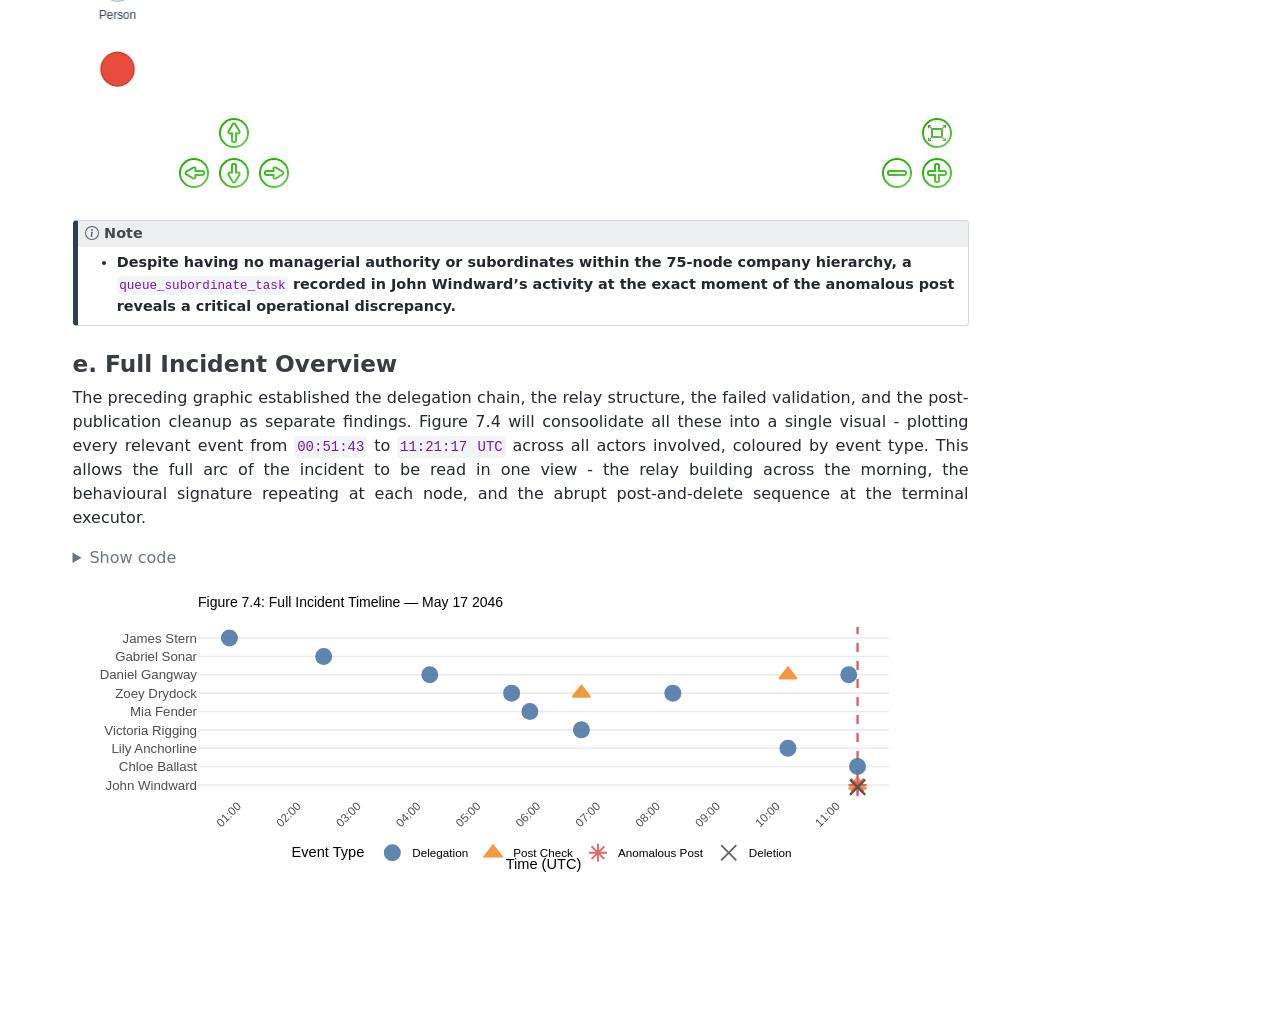
<file: docs/Methodology/1. Data Preparation.html>
<!DOCTYPE html>
<html xmlns="http://www.w3.org/1999/xhtml" lang="en" xml:lang="en"><head>

<meta charset="utf-8">
<meta name="generator" content="quarto-1.9.37">

<meta name="viewport" content="width=device-width, initial-scale=1.0, user-scalable=yes">


<title>Data Preparation</title>
<style>
/* Default styles provided by pandoc.
** See https://pandoc.org/MANUAL.html#variables-for-html for config info.
*/
code{white-space: pre-wrap;}
span.smallcaps{font-variant: small-caps;}
div.columns{display: flex; gap: min(4vw, 1.5em);}
div.column{flex: auto; overflow-x: auto;}
div.hanging-indent{margin-left: 1.5em; text-indent: -1.5em;}
ul.task-list{list-style: none;}
ul.task-list li input[type="checkbox"] {
  width: 0.8em;
  margin: 0 0.8em 0.2em -1em; /* quarto-specific, see https://github.com/quarto-dev/quarto-cli/issues/4556 */ 
  vertical-align: middle;
}
/* CSS for syntax highlighting */
html { -webkit-text-size-adjust: 100%; }
pre > code.sourceCode { white-space: pre; position: relative; }
pre > code.sourceCode > span { display: inline-block; line-height: 1.25; }
pre > code.sourceCode > span:empty { height: 1.2em; }
.sourceCode { overflow: visible; }
code.sourceCode > span { color: inherit; text-decoration: inherit; }
div.sourceCode { margin: 1em 0; }
pre.sourceCode { margin: 0; }
@media screen {
div.sourceCode { overflow: auto; }
}
@media print {
pre > code.sourceCode { white-space: pre-wrap; }
pre > code.sourceCode > span { text-indent: -5em; padding-left: 5em; }
}
pre.numberSource code
  { counter-reset: source-line 0; }
pre.numberSource code > span
  { position: relative; left: -4em; counter-increment: source-line; }
pre.numberSource code > span > a:first-child::before
  { content: counter(source-line);
    position: relative; left: -1em; text-align: right; vertical-align: baseline;
    border: none; display: inline-block;
    -webkit-touch-callout: none; -webkit-user-select: none;
    -khtml-user-select: none; -moz-user-select: none;
    -ms-user-select: none; user-select: none;
    padding: 0 4px; width: 4em;
  }
pre.numberSource { margin-left: 3em;  padding-left: 4px; }
div.sourceCode
  {   }
@media screen {
pre > code.sourceCode > span > a:first-child::before { text-decoration: underline; }
}
</style>


<script src="../site_libs/quarto-nav/quarto-nav.js"></script>
<script src="../site_libs/quarto-nav/headroom.min.js"></script>
<script src="../site_libs/clipboard/clipboard.min.js"></script>
<script src="../site_libs/quarto-search/autocomplete.umd.js"></script>
<script src="../site_libs/quarto-search/fuse.min.js"></script>
<script src="../site_libs/quarto-search/quarto-search.js"></script>
<meta name="quarto:offset" content="../">
<script src="../site_libs/quarto-html/quarto.js" type="module"></script>
<script src="../site_libs/quarto-html/tabsets/tabsets.js" type="module"></script>
<script src="../site_libs/quarto-html/popper.min.js"></script>
<script src="../site_libs/quarto-html/tippy.umd.min.js"></script>
<script src="../site_libs/quarto-html/anchor.min.js"></script>
<link href="../site_libs/quarto-html/tippy.css" rel="stylesheet">
<link href="../site_libs/quarto-html/quarto-syntax-highlighting-7f8f88aac4f3542376d5c11b86a4c14d.css" rel="stylesheet" id="quarto-text-highlighting-styles">
<script src="../site_libs/bootstrap/bootstrap.min.js"></script>
<link href="../site_libs/bootstrap/bootstrap-icons.css" rel="stylesheet">
<link href="../site_libs/bootstrap/bootstrap-0b28f52d42de0fcc23533b9cfcf057de.min.css" rel="stylesheet" append-hash="true" id="quarto-bootstrap" data-mode="light">
<script id="quarto-search-options" type="application/json">{
  "location": "navbar",
  "copy-button": false,
  "collapse-after": 3,
  "panel-placement": "end",
  "type": "overlay",
  "limit": 50,
  "keyboard-shortcut": [
    "f",
    "/",
    "s"
  ],
  "show-item-context": false,
  "language": {
    "search-no-results-text": "No results",
    "search-matching-documents-text": "matching documents",
    "search-copy-link-title": "Copy link to search",
    "search-hide-matches-text": "Hide additional matches",
    "search-more-match-text": "more match in this document",
    "search-more-matches-text": "more matches in this document",
    "search-clear-button-title": "Clear",
    "search-text-placeholder": "",
    "search-detached-cancel-button-title": "Cancel",
    "search-submit-button-title": "Submit",
    "search-label": "Search"
  }
}</script>
<link href="../site_libs/htmltools-fill-0.5.9/fill.css" rel="stylesheet">

<script src="../site_libs/htmlwidgets-1.6.4/htmlwidgets.js"></script>

<link href="../site_libs/datatables-css-0.0.0/datatables-crosstalk.css" rel="stylesheet">

<script src="../site_libs/datatables-binding-0.34.0/datatables.js"></script>

<script src="../site_libs/jquery-3.6.0/jquery-3.6.0.min.js"></script>

<link href="../site_libs/dt-core-1.13.6/css/jquery.dataTables.min.css" rel="stylesheet">

<link href="../site_libs/dt-core-1.13.6/css/jquery.dataTables.extra.css" rel="stylesheet">

<script src="../site_libs/dt-core-1.13.6/js/jquery.dataTables.min.js"></script>

<link href="../site_libs/crosstalk-1.2.2/css/crosstalk.min.css" rel="stylesheet">

<script src="../site_libs/crosstalk-1.2.2/js/crosstalk.min.js"></script>

<link href="../site_libs/vis-9.1.0/vis-network.min.css" rel="stylesheet">

<script src="../site_libs/vis-9.1.0/vis-network.min.js"></script>

<script src="../site_libs/visNetwork-binding-2.1.4/visNetwork.js"></script>

<script src="../site_libs/plotly-binding-4.12.0/plotly.js"></script>

<script src="../site_libs/typedarray-0.1/typedarray.min.js"></script>

<link href="../site_libs/plotly-htmlwidgets-css-2.25.2/plotly-htmlwidgets.css" rel="stylesheet">

<script src="../site_libs/plotly-main-2.25.2/plotly-latest.min.js"></script>



</head>

<body class="nav-fixed quarto-light">

<div id="quarto-search-results"></div>
  <header id="quarto-header" class="headroom fixed-top">
    <nav class="navbar navbar-expand-lg " data-bs-theme="dark">
      <div class="navbar-container container-fluid">
      <div class="navbar-brand-container mx-auto">
    <a href="../index.html" class="navbar-brand navbar-brand-logo">
    <img src="../images/tracenet_logo.jpg" alt="" class="navbar-logo light-content">
    <img src="../images/tracenet_logo.jpg" alt="" class="navbar-logo dark-content">
    </a>
  </div>
            <div id="quarto-search" class="" title="Search"></div>
          <button class="navbar-toggler" type="button" data-bs-toggle="collapse" data-bs-target="#navbarCollapse" aria-controls="navbarCollapse" role="menu" aria-expanded="false" aria-label="Toggle navigation" onclick="if (window.quartoToggleHeadroom) { window.quartoToggleHeadroom(); }">
  <span class="navbar-toggler-icon"></span>
</button>
          <div class="collapse navbar-collapse" id="navbarCollapse">
            <ul class="navbar-nav navbar-nav-scroll me-auto">
  <li class="nav-item">
    <a class="nav-link" href="../index.html"> 
<span class="menu-text">Home</span></a>
  </li>  
  <li class="nav-item">
    <a class="nav-link" href="../proposal.html"> 
<span class="menu-text">Proposal</span></a>
  </li>  
  <li class="nav-item dropdown ">
    <a class="nav-link dropdown-toggle" href="#" id="nav-menu-methodology" role="link" data-bs-toggle="dropdown" aria-expanded="false">
 <span class="menu-text">Methodology</span>
    </a>
    <ul class="dropdown-menu" aria-labelledby="nav-menu-methodology">    
        <li>
    <a class="dropdown-item" href="../Methodology/1. Data Preparation.html">
 <span class="dropdown-text">1. Data Preparation</span></a>
  </li>  
        <li>
    <a class="dropdown-item" href="../Methodology/2. Statistical Analysis.html">
 <span class="dropdown-text">2. Statistical Analysis</span></a>
  </li>  
        <li>
    <a class="dropdown-item" href="../Methodology/3. Data Exploration and VIsualisation.html">
 <span class="dropdown-text">3. Data Exploration and Visualisation</span></a>
  </li>  
    </ul>
  </li>
  <li class="nav-item dropdown ">
    <a class="nav-link dropdown-toggle" href="#" id="nav-menu-tracenet-shiny-app" role="link" data-bs-toggle="dropdown" aria-expanded="false">
 <span class="menu-text">TraceNet Shiny App</span>
    </a>
    <ul class="dropdown-menu" aria-labelledby="nav-menu-tracenet-shiny-app">    
        <li>
    <a class="dropdown-item" href="https://tracenet.shinyapps.io/TraceNet/" target="_blank">
 <span class="dropdown-text">TraceNet Shiny App ↗</span></a>
  </li>  
        <li>
    <a class="dropdown-item" href="../user_manual_Updated.html">
 <span class="dropdown-text">User Manual</span></a>
  </li>  
    </ul>
  </li>
</ul>
            <ul class="navbar-nav navbar-nav-scroll ms-auto">
  <li class="nav-item dropdown ">
    <a class="nav-link dropdown-toggle" href="#" id="nav-menu-appendix---full-examination" role="link" data-bs-toggle="dropdown" aria-expanded="false">
 <span class="menu-text">Appendix - Full Examination</span>
    </a>
    <ul class="dropdown-menu dropdown-menu-end" aria-labelledby="nav-menu-appendix---full-examination">    
        <li>
    <a class="dropdown-item" href="../Take-Home_Exercise02/Take-Home_Ex02.html#overview">
 <span class="dropdown-text">Overview &amp; Data</span></a>
  </li>  
        <li>
    <a class="dropdown-item" href="../Take-Home_Exercise02/Take-Home_Ex02.html#how-was-the-post-made">
 <span class="dropdown-text">The Post</span></a>
  </li>  
        <li>
    <a class="dropdown-item" href="../Take-Home_Exercise02/Take-Home_Ex02.html#historical-anomalies---recurrence-analysis">
 <span class="dropdown-text">Analysis</span></a>
  </li>  
        <li>
    <a class="dropdown-item" href="../Take-Home_Exercise02/Take-Home_Ex02.html#intervention-proposal">
 <span class="dropdown-text">Intervention</span></a>
  </li>  
    </ul>
  </li>
  <li class="nav-item">
    <a class="nav-link" href="../minutes.html"> 
<span class="menu-text">Minutes of Meetings</span></a>
  </li>  
  <li class="nav-item compact">
    <a class="nav-link" href="https://github.com/MaxiChia/TraceNet"> <i class="bi bi-github" role="img">
</i> 
<span class="menu-text"></span></a>
  </li>  
</ul>
          </div> <!-- /navcollapse -->
            <div class="quarto-navbar-tools">
</div>
      </div> <!-- /container-fluid -->
    </nav>
</header>
<!-- content -->
<div id="quarto-content" class="quarto-container page-columns page-rows-contents page-layout-full page-navbar">
<!-- sidebar -->
<!-- margin-sidebar -->
    <div id="quarto-margin-sidebar" class="sidebar margin-sidebar">
        <nav id="TOC" role="doc-toc" class="toc-active">
    <h2 id="toc-title">On this page</h2>
   
  <ul>
  <li><a href="#visual-analytics-for-ai-multi-agent-system-diagnostics" id="toc-visual-analytics-for-ai-multi-agent-system-diagnostics" class="nav-link active" data-scroll-target="#visual-analytics-for-ai-multi-agent-system-diagnostics">Visual Analytics for AI Multi-Agent System Diagnostics</a>
  <ul class="collapse">
  <li><a href="#overview" id="toc-overview" class="nav-link" data-scroll-target="#overview">1. Overview</a>
  <ul class="collapse">
  <li><a href="#objectives" id="toc-objectives" class="nav-link" data-scroll-target="#objectives">1.1 Objectives</a></li>
  </ul></li>
  <li><a href="#the-data" id="toc-the-data" class="nav-link" data-scroll-target="#the-data">2. The Data</a></li>
  <li><a href="#getting-started" id="toc-getting-started" class="nav-link" data-scroll-target="#getting-started">3. Getting Started</a>
  <ul class="collapse">
  <li><a href="#loading-r-packages" id="toc-loading-r-packages" class="nav-link" data-scroll-target="#loading-r-packages">3.1 Loading R Packages</a></li>
  <li><a href="#importing-the-data" id="toc-importing-the-data" class="nav-link" data-scroll-target="#importing-the-data">3.2 Importing the Data</a></li>
  <li><a href="#data-preparation" id="toc-data-preparation" class="nav-link" data-scroll-target="#data-preparation">3.3 Data Preparation</a></li>
  </ul></li>
  <li><a href="#data-understanding" id="toc-data-understanding" class="nav-link" data-scroll-target="#data-understanding">4. Data Understanding</a>
  <ul class="collapse">
  <li><a href="#a.-event-frequency-type-count" id="toc-a.-event-frequency-type-count" class="nav-link" data-scroll-target="#a.-event-frequency-type-count">a. Event Frequency / Type Count</a></li>
  <li><a href="#b.-activity-heatmap" id="toc-b.-activity-heatmap" class="nav-link" data-scroll-target="#b.-activity-heatmap">b. Activity Heatmap</a></li>
  <li><a href="#c.-normal-vs-anomalous-posting" id="toc-c.-normal-vs-anomalous-posting" class="nav-link" data-scroll-target="#c.-normal-vs-anomalous-posting">c.&nbsp;Normal vs Anomalous Posting</a></li>
  <li><a href="#d.-organisational-hiearchy" id="toc-d.-organisational-hiearchy" class="nav-link" data-scroll-target="#d.-organisational-hiearchy">d.&nbsp;Organisational Hiearchy</a></li>
  <li><a href="#e.-full-incident-overview" id="toc-e.-full-incident-overview" class="nav-link" data-scroll-target="#e.-full-incident-overview">e. Full Incident Overview</a></li>
  </ul></li>
  </ul></li>
  </ul>
</nav>
    </div>
<!-- main -->
<main class="content column-page-left" id="quarto-document-content">

<header id="title-block-header" class="quarto-title-block default">
<div class="quarto-title">
<h1 class="title">Data Preparation</h1>
</div>



<div class="quarto-title-meta column-page-left">

    
  
    
  </div>
  


</header>


<style>
  p {
    text-align: justify;
  }
</style>
<section id="visual-analytics-for-ai-multi-agent-system-diagnostics" class="level1">
<h1>Visual Analytics for AI Multi-Agent System Diagnostics</h1>
<section id="overview" class="level2">
<h2 class="anchored" data-anchor-id="overview">1. Overview</h2>
<p>Modern enterprises increasingly deploy AI-powered multi-agent systems to automate routine workflows — drafting communications, managing files, routing tasks, and maintaining social media presence. These systems offer significant efficiency gains, but introduce a new class of operational risk - when agents malfunction or interact in unintended ways, the consequences can propagate silently across systems before any human notices.</p>
<p>This study investigates such an incident. On 17 May 2046 at 4:21am local time, an AI agent associated with John Windward — an employee of TenantThread (Company A) — published an anomalous post on SaidIT, a public social media platform. The post was routed to a seemingly random forum and contained content that appeared to be gibberish rather than intentional communication. No corresponding user action triggered the post.</p>
<p>Visual analytics — the integration of data visualisation, statistical reasoning, and interactive exploration — provides the investigative framework for this study. By constructing timelines, network maps, and event-sequence comparisons from TenantThread’s internal system logs, we move beyond simple log inspection to reveal the causal chain, contextualise the incident within the broader system architecture, and propose a targeted intervention to prevent recurrence.</p>
<section id="objectives" class="level3">
<h3 class="anchored" data-anchor-id="objectives">1.1 Objectives</h3>
<p>This study applies visual analytics techniques in R to TenantThread’s multi-agent event log, spanning 8 May to 16 Jul 2046.</p>
<p>The specific objectives are:</p>
<p><strong>1. Reconstruct the Incident</strong>: (a) Identify the detailed chain of events that led to the anomalous SaidIT post, and (b) map the system architecture within which it occurred.</p>
<p><strong>2. Decode the Content</strong>: Determine what the anomalous post contains and trace the origin of its content within TenantThread’s file and agent activity logs.</p>
<p><strong>3. Prevent Recurrence</strong>: (a) Identify whether similar anomalous behaviour has occurred previously in the log, and (b) propose a single, well-defined intervention point to prevent future occurrences.</p>
</section>
</section>
<section id="the-data" class="level2">
<h2 class="anchored" data-anchor-id="the-data">2. The Data</h2>
<p>The dataset used in this study is drawn from the internal event logs of TenantThread’s multi-agent AI system, made available as part of <a href="https://vast-challenge.github.io/2026/MC2.html">VAST Challenge 2026 Mini-Challenge 2</a>. It captures a continuous record of all automated and human-initiated actions within the system from 8 May to 16 Jul 2046.</p>
<p>There are two files provided:</p>
<ul>
<li><p><strong>mc2_df.rds</strong>: The primary event logs in a 185,147 rows R dataframe. Each row represents a single system event. The data spans 24 distinct event types ranging from routine file operations and email checks to social media posts and agent-to-agent task assignments.</p></li>
<li><p><strong>org_chart.json</strong>: This file described TenantThread’s organisational hierarchy, containing 75 nodes (1 company, 6 departments, 19 teams, and 49 persons) connected by hierarchical “contains” relationships.</p></li>
</ul>
<p>Together, these two files allow us to reconstruct both the <em>what happened</em> (event log) and the <em>who is involved</em> (org chart) dimensions of the anomalous posting incident.</p>
</section>
<section id="getting-started" class="level2">
<h2 class="anchored" data-anchor-id="getting-started">3. Getting Started</h2>
<section id="loading-r-packages" class="level3">
<h3 class="anchored" data-anchor-id="loading-r-packages">3.1 Loading R Packages</h3>
<p>The following R packages will be loaded using <code>pacman::p_load()</code>, which automatically installs any missing packages before loading them.</p>
<ul>
<li><strong>tidyverse</strong>: Core collection of R packages for data wrangling and visualisation, including ggplot2, dplyr, tidyr, readr, and lubridate.</li>
<li><strong>jsonlite</strong>: Parses JSON files into R objects. Used to load the organisational hierarchy from <code>org_chart.json</code>.</li>
<li><strong>lubridate</strong>: Simplifies working with Unix timestamps — converting them to datetime objects and extracting components such as date, hour, and weekday.</li>
<li><strong>here</strong>: Constructs file paths relative to the project root, ensuring code runs consistently regardless of the working directory.</li>
<li><strong>scales</strong>: Formats axis labels and annotations with commas, percentages, and readable number formats.</li>
<li><strong>ggtext</strong>: Enables rich text formatting (bold, colour, italics) within ggplot2 titles and labels using HTML or Markdown syntax.</li>
<li><strong>patchwork</strong>: Combines multiple ggplot2 plots into a single composited layout with shared titles and captions.</li>
<li><strong>plotly</strong>: Converts ggplot2 charts into interactive HTML visualisations with hover tooltips and zoom controls.</li>
<li><strong>visNetwork</strong>: Renders interactive network graphs in HTML, allowing nodes and edges to be explored through drag, zoom, and click interactions.</li>
<li><strong>tidygraph</strong>: Provides a tidy interface for graph manipulation, enabling <code>dplyr</code>-style operations on network nodes and edges.</li>
<li><strong>ggraph</strong>: Extends ggplot2 with geoms for static network visualisation, built on top of <code>tidygraph</code>.</li>
<li><strong>igraph</strong>: Provides graph computation algorithms — used for centrality measures and shortest-path calculations on the org chart and event networks.</li>
<li><strong>DT</strong>: Renders R dataframes as interactive HTML tables with sorting, filtering, and pagination.</li>
<li><strong>knitr</strong>: Formats R dataframes as clean, publication-ready tables within the HTML output using <code>kable()</code>.</li>
<li><strong>ggrepel</strong>: Extends ggplot2 by automatically repositioning overlapping text and label annotations, drawing connecting segments back to their original data points to preserve readability.</li>
</ul>
<div class="cell">
<details class="code-fold">
<summary>Show code</summary>
<div class="code-copy-outer-scaffold"><div class="sourceCode cell-code" id="cb1"><pre class="sourceCode r code-with-copy"><code class="sourceCode r"><span id="cb1-1"><a href="#cb1-1" aria-hidden="true" tabindex="-1"></a>pacman<span class="sc">::</span><span class="fu">p_load</span>(tidyverse, jsonlite, lubridate, here, scales, ggtext, patchwork, plotly, visNetwork, tidygraph, ggraph, igraph, DT, knitr, ggrepel)</span></code></pre></div><button title="Copy to Clipboard" class="code-copy-button"><i class="bi"></i></button></div>
</details>
</div>
</section>
<section id="importing-the-data" class="level3">
<h3 class="anchored" data-anchor-id="importing-the-data">3.2 Importing the Data</h3>
<div class="cell">
<details class="code-fold">
<summary>Show code</summary>
<div class="code-copy-outer-scaffold"><div class="sourceCode cell-code" id="cb2"><pre class="sourceCode r code-with-copy"><code class="sourceCode r"><span id="cb2-1"><a href="#cb2-1" aria-hidden="true" tabindex="-1"></a>mc2_df <span class="ot">&lt;-</span> <span class="fu">readRDS</span>(<span class="st">"data/raw/mc2_df.rds"</span>)</span>
<span id="cb2-2"><a href="#cb2-2" aria-hidden="true" tabindex="-1"></a>org_chart <span class="ot">&lt;-</span> <span class="fu">fromJSON</span>(<span class="st">"data/raw/org_chart.json"</span>)</span>
<span id="cb2-3"><a href="#cb2-3" aria-hidden="true" tabindex="-1"></a></span>
<span id="cb2-4"><a href="#cb2-4" aria-hidden="true" tabindex="-1"></a><span class="fu">cat</span>(<span class="st">"mc2_df rows:"</span>, <span class="fu">nrow</span>(mc2_df), <span class="st">"</span><span class="sc">\n</span><span class="st">"</span>)</span></code></pre></div><button title="Copy to Clipboard" class="code-copy-button"><i class="bi"></i></button></div>
</details>
<div class="cell-output cell-output-stdout">
<pre><code>mc2_df rows: 185147 </code></pre>
</div>
<details class="code-fold">
<summary>Show code</summary>
<div class="code-copy-outer-scaffold"><div class="sourceCode cell-code" id="cb4"><pre class="sourceCode r code-with-copy"><code class="sourceCode r"><span id="cb4-1"><a href="#cb4-1" aria-hidden="true" tabindex="-1"></a><span class="fu">cat</span>(<span class="st">"mc2_df cols:"</span>, <span class="fu">ncol</span>(mc2_df), <span class="st">"</span><span class="sc">\n</span><span class="st">"</span>)</span></code></pre></div><button title="Copy to Clipboard" class="code-copy-button"><i class="bi"></i></button></div>
</details>
<div class="cell-output cell-output-stdout">
<pre><code>mc2_df cols: 5 </code></pre>
</div>
<details class="code-fold">
<summary>Show code</summary>
<div class="code-copy-outer-scaffold"><div class="sourceCode cell-code" id="cb6"><pre class="sourceCode r code-with-copy"><code class="sourceCode r"><span id="cb6-1"><a href="#cb6-1" aria-hidden="true" tabindex="-1"></a><span class="fu">cat</span>(<span class="st">"Date range:"</span>,</span>
<span id="cb6-2"><a href="#cb6-2" aria-hidden="true" tabindex="-1"></a>    <span class="fu">format</span>(<span class="fu">as_datetime</span>(<span class="fu">min</span>(mc2_df<span class="sc">$</span>when)), <span class="st">"%Y-%m-%d"</span>), <span class="st">"to"</span>,</span>
<span id="cb6-3"><a href="#cb6-3" aria-hidden="true" tabindex="-1"></a>    <span class="fu">format</span>(<span class="fu">as_datetime</span>(<span class="fu">max</span>(mc2_df<span class="sc">$</span>when)), <span class="st">"%Y-%m-%d"</span>), <span class="st">"</span><span class="sc">\n</span><span class="st">"</span>)</span></code></pre></div><button title="Copy to Clipboard" class="code-copy-button"><i class="bi"></i></button></div>
</details>
<div class="cell-output cell-output-stdout">
<pre><code>Date range: 2046-05-08 to 2046-07-16 </code></pre>
</div>
</div>
</section>
<section id="data-preparation" class="level3">
<h3 class="anchored" data-anchor-id="data-preparation">3.3 Data Preparation</h3>
<p>Two transformations are applied before any analysis begins.</p>
<ul>
<li><p>The <code>when</code> column, stored as a unix timestamp (seconds since 1 January 1970), is converted to a proper datetime object using <code>as_datetime()</code>. Three derived time columns are added: <code>date</code> (calendar date), <code>hour</code> (hour of day in UTC), and <code>wday</code> (day of week). These are used in the activity heatmap and event timeline visualisations in subsequent sections.</p></li>
<li><p>The <code>details</code> column contains a nested dataframe with 42 sub-columns embedded within each row of <code>mc2_df</code>. These sub-columns hold the event-specific attributes critical to this investigation, including <code>forum</code>, <code>content</code>, <code>content_source</code>, <code>file</code>, <code>from</code>, <code>to</code>, and <code>virus</code>. To enable direct column-level access without repeated <code>$details$</code> indexing, the nested dataframe is flattened into the main dataframe using <code>bind_cols()</code>.</p></li>
</ul>
</section>
</section>
<section id="data-understanding" class="level2">
<h2 class="anchored" data-anchor-id="data-understanding">4. Data Understanding</h2>
<section id="a.-event-frequency-type-count" class="level3">
<h3 class="anchored" data-anchor-id="a.-event-frequency-type-count">a. Event Frequency / Type Count</h3>
<p>An interactive table is used to display the frequency of all 24 event types recorded in the dataset. Sorting by count allows me to immediately identify which automated behaviours dominate the system and which — such as <code>post_saidit</code> and <code>saidit_post</code> — are relatively rare. This rarity is analytically significant: low-frequency event types are more likely to contain anomalies that would be invisible in aggregate reporting.</p>
<div class="cell">
<details class="code-fold">
<summary>Show code</summary>
<div class="code-copy-outer-scaffold"><div class="sourceCode cell-code" id="cb8"><pre class="sourceCode r code-with-copy"><code class="sourceCode r"><span id="cb8-1"><a href="#cb8-1" aria-hidden="true" tabindex="-1"></a>event_counts <span class="ot">&lt;-</span> mc2_df <span class="sc">|&gt;</span></span>
<span id="cb8-2"><a href="#cb8-2" aria-hidden="true" tabindex="-1"></a>  <span class="fu">count</span>(short_name, <span class="at">sort =</span> <span class="cn">TRUE</span>) <span class="sc">|&gt;</span></span>
<span id="cb8-3"><a href="#cb8-3" aria-hidden="true" tabindex="-1"></a>  <span class="fu">rename</span>(<span class="st">`</span><span class="at">Event Type</span><span class="st">`</span> <span class="ot">=</span> short_name,</span>
<span id="cb8-4"><a href="#cb8-4" aria-hidden="true" tabindex="-1"></a>         <span class="at">Count =</span> n) <span class="sc">|&gt;</span></span>
<span id="cb8-5"><a href="#cb8-5" aria-hidden="true" tabindex="-1"></a>  <span class="fu">mutate</span>(<span class="st">`</span><span class="at">% of Total</span><span class="st">`</span> <span class="ot">=</span> <span class="fu">percent</span>(Count <span class="sc">/</span> <span class="fu">sum</span>(Count), </span>
<span id="cb8-6"><a href="#cb8-6" aria-hidden="true" tabindex="-1"></a>                                <span class="at">accuracy =</span> <span class="fl">0.1</span>))</span>
<span id="cb8-7"><a href="#cb8-7" aria-hidden="true" tabindex="-1"></a></span>
<span id="cb8-8"><a href="#cb8-8" aria-hidden="true" tabindex="-1"></a>DT<span class="sc">::</span><span class="fu">datatable</span>(</span>
<span id="cb8-9"><a href="#cb8-9" aria-hidden="true" tabindex="-1"></a>  event_counts,</span>
<span id="cb8-10"><a href="#cb8-10" aria-hidden="true" tabindex="-1"></a>  <span class="at">options  =</span> <span class="fu">list</span>(<span class="at">pageLength =</span> <span class="dv">24</span>, </span>
<span id="cb8-11"><a href="#cb8-11" aria-hidden="true" tabindex="-1"></a>                  <span class="at">dom        =</span> <span class="st">"t"</span>,</span>
<span id="cb8-12"><a href="#cb8-12" aria-hidden="true" tabindex="-1"></a>                  <span class="at">order      =</span> <span class="fu">list</span>(<span class="fu">list</span>(<span class="dv">1</span>, <span class="st">"desc"</span>))),</span>
<span id="cb8-13"><a href="#cb8-13" aria-hidden="true" tabindex="-1"></a>  <span class="at">rownames =</span> <span class="cn">FALSE</span>,</span>
<span id="cb8-14"><a href="#cb8-14" aria-hidden="true" tabindex="-1"></a>  <span class="at">caption  =</span> <span class="st">"Table 4.1: Event type frequencies (n = 185,147)"</span></span>
<span id="cb8-15"><a href="#cb8-15" aria-hidden="true" tabindex="-1"></a>)</span></code></pre></div><button title="Copy to Clipboard" class="code-copy-button"><i class="bi"></i></button></div>
</details>
<div class="cell-output-display">
<div class="datatables html-widget html-fill-item" id="htmlwidget-eef63f67eb99123e067f" style="width:100%;height:auto;"></div>
<script type="application/json" data-for="htmlwidget-eef63f67eb99123e067f">{"x":{"filter":"none","vertical":false,"caption":"<caption>Table 4.1: Event type frequencies (n = 185,147)<\/caption>","data":[["check_email","assign_agent_task","read_file","queue_subordinate_task","create_file","delete_file","check_in","sent","received","access_email","give_advice","check_access","enter_room","suggest_contacts","propose_meeting","access_files","list_files","ask_agent","post_flex","post_saidit","flex_post","saidit_post","saidit_post_check","send_email"],[37286,18856,18838,17038,16000,15057,15051,7407,7266,6442,4041,3710,3710,3617,3574,3571,2640,410,156,133,120,108,71,45],["20.1%","10.2%","10.2%","9.2%","8.6%","8.1%","8.1%","4.0%","3.9%","3.5%","2.2%","2.0%","2.0%","2.0%","1.9%","1.9%","1.4%","0.2%","0.1%","0.1%","0.1%","0.1%","0.0%","0.0%"]],"container":"<table class=\"display\">\n  <thead>\n    <tr>\n      <th>Event Type<\/th>\n      <th>Count<\/th>\n      <th>% of Total<\/th>\n    <\/tr>\n  <\/thead>\n<\/table>","options":{"pageLength":24,"dom":"t","order":[[1,"desc"]],"columnDefs":[{"className":"dt-right","targets":1},{"name":"Event Type","targets":0},{"name":"Count","targets":1},{"name":"% of Total","targets":2}],"autoWidth":false,"orderClasses":false,"lengthMenu":[10,24,25,50,100]}},"evals":[],"jsHooks":[]}</script>
</div>
</div>
<div class="callout callout-style-default callout-note callout-titled">
<div class="callout-header d-flex align-content-center">
<div class="callout-icon-container">
<i class="callout-icon"></i>
</div>
<div class="callout-title-container flex-fill">
Note
</div>
</div>
<div class="callout-body-container callout-body">
<p><strong>By executing during a period of near-zero system activity, the operation effectively avoided the “background noise” of concurrent workflows. This isolation ensured their scripted sequence—the post validation, the anomalous publication, and the immediate file deletions—could run without interference or immediate detection from standard oversight mechanisms.</strong></p>
</div>
</div>
</section>
<section id="b.-activity-heatmap" class="level3">
<h3 class="anchored" data-anchor-id="b.-activity-heatmap">b. Activity Heatmap</h3>
<p>A day-of-week by hour-of-day heatmap is used to reveal the temporal rhythm of system activity across the full observation period. This visualisation is preferred over a simple daily bar chart because it simultaneously captures two temporal dimensions: <em>when in the week</em> and <em>when in the day</em> - making it possible to identify both business-hours patterns and off-hours anomalies in a single view.</p>
<div class="cell">
<details class="code-fold">
<summary>Show code</summary>
<div class="code-copy-outer-scaffold"><div class="sourceCode cell-code" id="cb9"><pre class="sourceCode r code-with-copy"><code class="sourceCode r"><span id="cb9-1"><a href="#cb9-1" aria-hidden="true" tabindex="-1"></a>mc2_df <span class="sc">|&gt;</span></span>
<span id="cb9-2"><a href="#cb9-2" aria-hidden="true" tabindex="-1"></a>  <span class="fu">count</span>(wday, hour) <span class="sc">|&gt;</span></span>
<span id="cb9-3"><a href="#cb9-3" aria-hidden="true" tabindex="-1"></a>  <span class="fu">ggplot</span>(<span class="fu">aes</span>(<span class="at">x =</span> hour, <span class="at">y =</span> wday, <span class="at">fill =</span> n)) <span class="sc">+</span></span>
<span id="cb9-4"><a href="#cb9-4" aria-hidden="true" tabindex="-1"></a>  <span class="fu">geom_tile</span>(<span class="at">colour =</span> <span class="st">"white"</span>, <span class="at">linewidth =</span> <span class="fl">0.3</span>) <span class="sc">+</span></span>
<span id="cb9-5"><a href="#cb9-5" aria-hidden="true" tabindex="-1"></a>  <span class="fu">scale_fill_gradient</span>(</span>
<span id="cb9-6"><a href="#cb9-6" aria-hidden="true" tabindex="-1"></a>    <span class="at">low  =</span> <span class="st">"#f7fbff"</span>,</span>
<span id="cb9-7"><a href="#cb9-7" aria-hidden="true" tabindex="-1"></a>    <span class="at">high =</span> <span class="st">"#08519c"</span>,</span>
<span id="cb9-8"><a href="#cb9-8" aria-hidden="true" tabindex="-1"></a>    <span class="at">name =</span> <span class="st">"Event count"</span></span>
<span id="cb9-9"><a href="#cb9-9" aria-hidden="true" tabindex="-1"></a>  ) <span class="sc">+</span></span>
<span id="cb9-10"><a href="#cb9-10" aria-hidden="true" tabindex="-1"></a>  <span class="fu">scale_x_continuous</span>(</span>
<span id="cb9-11"><a href="#cb9-11" aria-hidden="true" tabindex="-1"></a>    <span class="at">breaks =</span> <span class="fu">seq</span>(<span class="dv">0</span>, <span class="dv">23</span>, <span class="at">by =</span> <span class="dv">2</span>),</span>
<span id="cb9-12"><a href="#cb9-12" aria-hidden="true" tabindex="-1"></a>    <span class="at">labels =</span> <span class="fu">paste0</span>(<span class="fu">seq</span>(<span class="dv">0</span>, <span class="dv">23</span>, <span class="at">by =</span> <span class="dv">2</span>), <span class="st">":00"</span>)</span>
<span id="cb9-13"><a href="#cb9-13" aria-hidden="true" tabindex="-1"></a>  ) <span class="sc">+</span></span>
<span id="cb9-14"><a href="#cb9-14" aria-hidden="true" tabindex="-1"></a>  <span class="fu">labs</span>(</span>
<span id="cb9-15"><a href="#cb9-15" aria-hidden="true" tabindex="-1"></a>    <span class="at">title    =</span> <span class="st">"When Is the System Most Active?"</span>,</span>
<span id="cb9-16"><a href="#cb9-16" aria-hidden="true" tabindex="-1"></a>    <span class="at">subtitle =</span> <span class="st">"Heatmap of event counts by weekday and hour (UTC)"</span>,</span>
<span id="cb9-17"><a href="#cb9-17" aria-hidden="true" tabindex="-1"></a>    <span class="at">x        =</span> <span class="st">"Hour of Day (UTC)"</span>,</span>
<span id="cb9-18"><a href="#cb9-18" aria-hidden="true" tabindex="-1"></a>    <span class="at">y        =</span> <span class="cn">NULL</span></span>
<span id="cb9-19"><a href="#cb9-19" aria-hidden="true" tabindex="-1"></a>  ) <span class="sc">+</span></span>
<span id="cb9-20"><a href="#cb9-20" aria-hidden="true" tabindex="-1"></a>  <span class="fu">theme_minimal</span>(<span class="at">base_size =</span> <span class="dv">12</span>) <span class="sc">+</span></span>
<span id="cb9-21"><a href="#cb9-21" aria-hidden="true" tabindex="-1"></a>  <span class="fu">theme</span>(</span>
<span id="cb9-22"><a href="#cb9-22" aria-hidden="true" tabindex="-1"></a>    <span class="at">panel.grid  =</span> <span class="fu">element_blank</span>(),</span>
<span id="cb9-23"><a href="#cb9-23" aria-hidden="true" tabindex="-1"></a>    <span class="at">axis.text.x =</span> <span class="fu">element_text</span>(<span class="at">angle =</span> <span class="dv">45</span>, <span class="at">hjust =</span> <span class="dv">1</span>),</span>
<span id="cb9-24"><a href="#cb9-24" aria-hidden="true" tabindex="-1"></a>    <span class="at">plot.title  =</span> <span class="fu">element_text</span>(<span class="at">face =</span> <span class="st">"bold"</span>)</span>
<span id="cb9-25"><a href="#cb9-25" aria-hidden="true" tabindex="-1"></a>  )</span></code></pre></div><button title="Copy to Clipboard" class="code-copy-button"><i class="bi"></i></button></div>
</details>
<div class="cell-output-display">
<div class="quarto-figure quarto-figure-center">
<figure class="figure">
<p><img src="1.-Data-Preparation_files/figure-html/activity-heatmap-1.png" class="img-fluid figure-img" width="960"></p>
<figcaption>Figure 4.1: System activity heatmap by weekday and hour (UTC)</figcaption>
</figure>
</div>
</div>
</div>
<div class="callout callout-style-default callout-note callout-titled">
<div class="callout-header d-flex align-content-center">
<div class="callout-icon-container">
<i class="callout-icon"></i>
</div>
<div class="callout-title-container flex-fill">
Note
</div>
</div>
<div class="callout-body-container callout-body">
<p><strong>The anomalous post occurred at 11:21 UTC on a Sunday—the system’s inherently quietest day—strongly indicating a rogue process exploiting an isolated period devoid of normal automated oversight.</strong></p>
</div>
</div>
</section>
<section id="c.-normal-vs-anomalous-posting" class="level3">
<h3 class="anchored" data-anchor-id="c.-normal-vs-anomalous-posting">c.&nbsp;Normal vs Anomalous Posting</h3>
<p>To establish a baseline, we classify all <code>saidit_post</code> events into normal and anomalous patterns based on whether <code>content_source</code> is populated. Under normal operation, an agent generates post content directly - <code>content</code> is populated with text and <code>content_source</code> remains null, indicating no external file was involved. An anomalous post reverses this - its <code>content</code> will be null and <code>content_source</code> points to an external file, indicating the post content was injected from outside the agent workflow.</p>
<div class="cell">
<details class="code-fold">
<summary>Show code</summary>
<div class="code-copy-outer-scaffold"><div class="sourceCode cell-code" id="cb10"><pre class="sourceCode r code-with-copy"><code class="sourceCode r"><span id="cb10-1"><a href="#cb10-1" aria-hidden="true" tabindex="-1"></a>saidit_events <span class="ot">&lt;-</span> mc2_df <span class="sc">%&gt;%</span></span>
<span id="cb10-2"><a href="#cb10-2" aria-hidden="true" tabindex="-1"></a>  <span class="fu">filter</span>(short_name <span class="sc">==</span> <span class="st">"saidit_post"</span>) <span class="sc">%&gt;%</span></span>
<span id="cb10-3"><a href="#cb10-3" aria-hidden="true" tabindex="-1"></a>  <span class="fu">mutate</span>(</span>
<span id="cb10-4"><a href="#cb10-4" aria-hidden="true" tabindex="-1"></a>    <span class="at">pattern =</span> <span class="fu">case_when</span>(</span>
<span id="cb10-5"><a href="#cb10-5" aria-hidden="true" tabindex="-1"></a>      <span class="sc">!</span><span class="fu">is.na</span>(content_source) <span class="sc">~</span> <span class="st">"Anomalous"</span>,</span>
<span id="cb10-6"><a href="#cb10-6" aria-hidden="true" tabindex="-1"></a>      <span class="cn">TRUE</span>                   <span class="sc">~</span> <span class="st">"Normal"</span></span>
<span id="cb10-7"><a href="#cb10-7" aria-hidden="true" tabindex="-1"></a>    )</span>
<span id="cb10-8"><a href="#cb10-8" aria-hidden="true" tabindex="-1"></a>  )</span>
<span id="cb10-9"><a href="#cb10-9" aria-hidden="true" tabindex="-1"></a></span>
<span id="cb10-10"><a href="#cb10-10" aria-hidden="true" tabindex="-1"></a>pattern_summary <span class="ot">&lt;-</span> saidit_events <span class="sc">%&gt;%</span></span>
<span id="cb10-11"><a href="#cb10-11" aria-hidden="true" tabindex="-1"></a>  <span class="fu">group_by</span>(pattern) <span class="sc">%&gt;%</span></span>
<span id="cb10-12"><a href="#cb10-12" aria-hidden="true" tabindex="-1"></a>  <span class="fu">summarise</span>(</span>
<span id="cb10-13"><a href="#cb10-13" aria-hidden="true" tabindex="-1"></a>    <span class="at">Count            =</span> <span class="fu">n</span>(),</span>
<span id="cb10-14"><a href="#cb10-14" aria-hidden="true" tabindex="-1"></a>    <span class="st">`</span><span class="at">content field</span><span class="st">`</span>  <span class="ot">=</span> <span class="fu">ifelse</span>(<span class="fu">all</span>(<span class="fu">is.na</span>(content)),  <span class="st">"NULL"</span>,     <span class="st">"Text present"</span>),</span>
<span id="cb10-15"><a href="#cb10-15" aria-hidden="true" tabindex="-1"></a>    <span class="st">`</span><span class="at">Files involved</span><span class="st">`</span> <span class="ot">=</span> <span class="fu">paste</span>(<span class="fu">unique</span>(<span class="fu">na.omit</span>(content_source)), <span class="at">collapse =</span> <span class="st">", "</span>),</span>
<span id="cb10-16"><a href="#cb10-16" aria-hidden="true" tabindex="-1"></a>    <span class="st">`</span><span class="at">content_source</span><span class="st">`</span> <span class="ot">=</span> <span class="fu">ifelse</span>(<span class="fu">all</span>(<span class="fu">is.na</span>(content_source)), <span class="st">"NULL"</span>, <span class="st">"Filename (.txt)"</span>),</span>
<span id="cb10-17"><a href="#cb10-17" aria-hidden="true" tabindex="-1"></a>    <span class="at">.groups =</span> <span class="st">"drop"</span></span>
<span id="cb10-18"><a href="#cb10-18" aria-hidden="true" tabindex="-1"></a>  )</span>
<span id="cb10-19"><a href="#cb10-19" aria-hidden="true" tabindex="-1"></a></span>
<span id="cb10-20"><a href="#cb10-20" aria-hidden="true" tabindex="-1"></a><span class="fu">kable</span>(pattern_summary,</span>
<span id="cb10-21"><a href="#cb10-21" aria-hidden="true" tabindex="-1"></a>      <span class="at">caption =</span> <span class="st">"Table 5.1: Normal vs Anomalous saidit_post Events"</span>)</span></code></pre></div><button title="Copy to Clipboard" class="code-copy-button"><i class="bi"></i></button></div>
</details>
<div class="cell-output-display">
<table class="caption-top table table-sm table-striped small">
<caption>Table 5.1: Normal vs Anomalous saidit_post Events</caption>
<colgroup>
<col style="width: 10%">
<col style="width: 6%">
<col style="width: 15%">
<col style="width: 50%">
<col style="width: 17%">
</colgroup>
<thead>
<tr class="header">
<th style="text-align: left;">pattern</th>
<th style="text-align: right;">Count</th>
<th style="text-align: left;">content field</th>
<th style="text-align: left;">Files involved</th>
<th style="text-align: left;">content_source</th>
</tr>
</thead>
<tbody>
<tr class="odd">
<td style="text-align: left;">Anomalous</td>
<td style="text-align: right;">3</td>
<td style="text-align: left;">NULL</td>
<td style="text-align: left;">HiddenOrca.txt, MellowOtter.txt, SwiftWren.txt</td>
<td style="text-align: left;">Filename (.txt)</td>
</tr>
<tr class="even">
<td style="text-align: left;">Normal</td>
<td style="text-align: right;">105</td>
<td style="text-align: left;">Text present</td>
<td style="text-align: left;"></td>
<td style="text-align: left;">NULL</td>
</tr>
</tbody>
</table>
</div>
</div>
<div class="callout callout-style-default callout-note callout-titled">
<div class="callout-header d-flex align-content-center">
<div class="callout-icon-container">
<i class="callout-icon"></i>
</div>
<div class="callout-title-container flex-fill">
Note
</div>
</div>
<div class="callout-body-container callout-body">
<p><strong>Three of the 108 <code>saidit_post</code> events were anomalous, bypassing normal agent generation by injecting content directly from external text files and prompting an investigation into the responsible party.</strong></p>
</div>
</div>
</section>
<section id="d.-organisational-hiearchy" class="level3">
<h3 class="anchored" data-anchor-id="d.-organisational-hiearchy">d.&nbsp;Organisational Hiearchy</h3>
<p>To contextualise the positions of all persons relevant to this investigation, the full 75-node TenantThread organisational chart is rendered as an interactive network using <code>visNetwork</code>. This package is chosen over static alternatives such as <code>ggraph</code> because the sheer number of nodes - spanning one company, six departments, 19 teams, and 49 persons - would render a fixed-size plot illegible. The interactive canvas allows us to zoom, pan, and hover on individual nodes to inspect relationships without visual compression. A top-down hierarchical layout is applied using <code>visHierarchicalLayout()</code> to preserve the reporting structure inherent in the <code>contains</code> edge type. <strong>John Windward</strong> is highlighted in red to immediately locate his position within the hierarchy and establish the organisational contxt before investigating how his agent came to execute the anomalous post.</p>
<div class="cell">
<details class="code-fold">
<summary>Show code</summary>
<div class="code-copy-outer-scaffold"><div class="sourceCode cell-code" id="cb11"><pre class="sourceCode r code-with-copy"><code class="sourceCode r"><span id="cb11-1"><a href="#cb11-1" aria-hidden="true" tabindex="-1"></a><span class="fu">library</span>(visNetwork)</span>
<span id="cb11-2"><a href="#cb11-2" aria-hidden="true" tabindex="-1"></a></span>
<span id="cb11-3"><a href="#cb11-3" aria-hidden="true" tabindex="-1"></a><span class="co"># ── Parse org chart JSON ──────────────────────────────────────────────────────</span></span>
<span id="cb11-4"><a href="#cb11-4" aria-hidden="true" tabindex="-1"></a>org_raw <span class="ot">&lt;-</span> <span class="fu">fromJSON</span>(<span class="st">"data/raw/org_chart.json"</span>, <span class="at">simplifyDataFrame =</span> <span class="cn">FALSE</span>)</span>
<span id="cb11-5"><a href="#cb11-5" aria-hidden="true" tabindex="-1"></a></span>
<span id="cb11-6"><a href="#cb11-6" aria-hidden="true" tabindex="-1"></a>nodes_df <span class="ot">&lt;-</span> <span class="fu">map_dfr</span>(org_raw<span class="sc">$</span>nodes, <span class="sc">~</span> <span class="fu">tibble</span>(</span>
<span id="cb11-7"><a href="#cb11-7" aria-hidden="true" tabindex="-1"></a>  <span class="at">id    =</span> .x<span class="sc">$</span>id,</span>
<span id="cb11-8"><a href="#cb11-8" aria-hidden="true" tabindex="-1"></a>  <span class="at">label =</span> .x<span class="sc">$</span>label,</span>
<span id="cb11-9"><a href="#cb11-9" aria-hidden="true" tabindex="-1"></a>  <span class="at">type  =</span> .x<span class="sc">$</span>type</span>
<span id="cb11-10"><a href="#cb11-10" aria-hidden="true" tabindex="-1"></a>))</span>
<span id="cb11-11"><a href="#cb11-11" aria-hidden="true" tabindex="-1"></a></span>
<span id="cb11-12"><a href="#cb11-12" aria-hidden="true" tabindex="-1"></a>edges_df <span class="ot">&lt;-</span> <span class="fu">map_dfr</span>(org_raw<span class="sc">$</span>edges, <span class="sc">~</span> <span class="fu">tibble</span>(</span>
<span id="cb11-13"><a href="#cb11-13" aria-hidden="true" tabindex="-1"></a>  <span class="at">from =</span> .x<span class="sc">$</span>source,</span>
<span id="cb11-14"><a href="#cb11-14" aria-hidden="true" tabindex="-1"></a>  <span class="at">to   =</span> .x<span class="sc">$</span>target</span>
<span id="cb11-15"><a href="#cb11-15" aria-hidden="true" tabindex="-1"></a>))</span>
<span id="cb11-16"><a href="#cb11-16" aria-hidden="true" tabindex="-1"></a></span>
<span id="cb11-17"><a href="#cb11-17" aria-hidden="true" tabindex="-1"></a><span class="co"># ── Assign visual properties ──────────────────────────────────────────────────</span></span>
<span id="cb11-18"><a href="#cb11-18" aria-hidden="true" tabindex="-1"></a>nodes_vis <span class="ot">&lt;-</span> nodes_df <span class="sc">%&gt;%</span></span>
<span id="cb11-19"><a href="#cb11-19" aria-hidden="true" tabindex="-1"></a>  <span class="fu">mutate</span>(</span>
<span id="cb11-20"><a href="#cb11-20" aria-hidden="true" tabindex="-1"></a>    <span class="at">color.background =</span> <span class="fu">case_when</span>(</span>
<span id="cb11-21"><a href="#cb11-21" aria-hidden="true" tabindex="-1"></a>      type <span class="sc">==</span> <span class="st">"company"</span>    <span class="sc">~</span> <span class="st">"#2C3E50"</span>,</span>
<span id="cb11-22"><a href="#cb11-22" aria-hidden="true" tabindex="-1"></a>      type <span class="sc">==</span> <span class="st">"department"</span> <span class="sc">~</span> <span class="st">"#2980B9"</span>,</span>
<span id="cb11-23"><a href="#cb11-23" aria-hidden="true" tabindex="-1"></a>      type <span class="sc">==</span> <span class="st">"team"</span>       <span class="sc">~</span> <span class="st">"#27AE60"</span>,</span>
<span id="cb11-24"><a href="#cb11-24" aria-hidden="true" tabindex="-1"></a>      type <span class="sc">==</span> <span class="st">"person"</span>     <span class="sc">~</span> <span class="st">"#D5E8F3"</span>,</span>
<span id="cb11-25"><a href="#cb11-25" aria-hidden="true" tabindex="-1"></a>      <span class="cn">TRUE</span>                 <span class="sc">~</span> <span class="st">"#BDC3C7"</span></span>
<span id="cb11-26"><a href="#cb11-26" aria-hidden="true" tabindex="-1"></a>    ),</span>
<span id="cb11-27"><a href="#cb11-27" aria-hidden="true" tabindex="-1"></a>    <span class="at">color.border =</span> <span class="st">"white"</span>,</span>
<span id="cb11-28"><a href="#cb11-28" aria-hidden="true" tabindex="-1"></a>    <span class="at">font.color =</span> <span class="fu">case_when</span>(</span>
<span id="cb11-29"><a href="#cb11-29" aria-hidden="true" tabindex="-1"></a>      type <span class="sc">%in%</span> <span class="fu">c</span>(<span class="st">"company"</span>, <span class="st">"department"</span>, <span class="st">"team"</span>) <span class="sc">~</span> <span class="st">"white"</span>,</span>
<span id="cb11-30"><a href="#cb11-30" aria-hidden="true" tabindex="-1"></a>      <span class="cn">TRUE</span>                                         <span class="sc">~</span> <span class="st">"#2C3E50"</span></span>
<span id="cb11-31"><a href="#cb11-31" aria-hidden="true" tabindex="-1"></a>    ),</span>
<span id="cb11-32"><a href="#cb11-32" aria-hidden="true" tabindex="-1"></a>    <span class="at">size =</span> <span class="fu">case_when</span>(</span>
<span id="cb11-33"><a href="#cb11-33" aria-hidden="true" tabindex="-1"></a>      type <span class="sc">==</span> <span class="st">"company"</span>    <span class="sc">~</span> <span class="dv">40</span>,</span>
<span id="cb11-34"><a href="#cb11-34" aria-hidden="true" tabindex="-1"></a>      type <span class="sc">==</span> <span class="st">"department"</span> <span class="sc">~</span> <span class="dv">28</span>,</span>
<span id="cb11-35"><a href="#cb11-35" aria-hidden="true" tabindex="-1"></a>      type <span class="sc">==</span> <span class="st">"team"</span>       <span class="sc">~</span> <span class="dv">18</span>,</span>
<span id="cb11-36"><a href="#cb11-36" aria-hidden="true" tabindex="-1"></a>      type <span class="sc">==</span> <span class="st">"person"</span>     <span class="sc">~</span> <span class="dv">14</span>,</span>
<span id="cb11-37"><a href="#cb11-37" aria-hidden="true" tabindex="-1"></a>      <span class="cn">TRUE</span>                 <span class="sc">~</span> <span class="dv">12</span></span>
<span id="cb11-38"><a href="#cb11-38" aria-hidden="true" tabindex="-1"></a>    ),</span>
<span id="cb11-39"><a href="#cb11-39" aria-hidden="true" tabindex="-1"></a>    <span class="at">shape =</span> <span class="fu">case_when</span>(</span>
<span id="cb11-40"><a href="#cb11-40" aria-hidden="true" tabindex="-1"></a>      type <span class="sc">==</span> <span class="st">"company"</span>    <span class="sc">~</span> <span class="st">"diamond"</span>,</span>
<span id="cb11-41"><a href="#cb11-41" aria-hidden="true" tabindex="-1"></a>      type <span class="sc">==</span> <span class="st">"department"</span> <span class="sc">~</span> <span class="st">"box"</span>,</span>
<span id="cb11-42"><a href="#cb11-42" aria-hidden="true" tabindex="-1"></a>      type <span class="sc">==</span> <span class="st">"team"</span>       <span class="sc">~</span> <span class="st">"box"</span>,</span>
<span id="cb11-43"><a href="#cb11-43" aria-hidden="true" tabindex="-1"></a>      <span class="cn">TRUE</span>                 <span class="sc">~</span> <span class="st">"dot"</span></span>
<span id="cb11-44"><a href="#cb11-44" aria-hidden="true" tabindex="-1"></a>    ),</span>
<span id="cb11-45"><a href="#cb11-45" aria-hidden="true" tabindex="-1"></a>    <span class="co"># Highlight John Windward in red</span></span>
<span id="cb11-46"><a href="#cb11-46" aria-hidden="true" tabindex="-1"></a>    <span class="at">color.background =</span> <span class="fu">if_else</span>(</span>
<span id="cb11-47"><a href="#cb11-47" aria-hidden="true" tabindex="-1"></a>      <span class="fu">str_detect</span>(<span class="fu">tolower</span>(id), <span class="st">"john_windward"</span>) <span class="sc">|</span></span>
<span id="cb11-48"><a href="#cb11-48" aria-hidden="true" tabindex="-1"></a>        <span class="fu">str_detect</span>(<span class="fu">tolower</span>(label), <span class="st">"john windward"</span>),</span>
<span id="cb11-49"><a href="#cb11-49" aria-hidden="true" tabindex="-1"></a>      <span class="st">"#E74C3C"</span>, color.background</span>
<span id="cb11-50"><a href="#cb11-50" aria-hidden="true" tabindex="-1"></a>    ),</span>
<span id="cb11-51"><a href="#cb11-51" aria-hidden="true" tabindex="-1"></a>    <span class="at">font.color =</span> <span class="fu">if_else</span>(</span>
<span id="cb11-52"><a href="#cb11-52" aria-hidden="true" tabindex="-1"></a>      <span class="fu">str_detect</span>(<span class="fu">tolower</span>(id), <span class="st">"john_windward"</span>) <span class="sc">|</span></span>
<span id="cb11-53"><a href="#cb11-53" aria-hidden="true" tabindex="-1"></a>        <span class="fu">str_detect</span>(<span class="fu">tolower</span>(label), <span class="st">"john windward"</span>),</span>
<span id="cb11-54"><a href="#cb11-54" aria-hidden="true" tabindex="-1"></a>      <span class="st">"white"</span>, font.color</span>
<span id="cb11-55"><a href="#cb11-55" aria-hidden="true" tabindex="-1"></a>    ),</span>
<span id="cb11-56"><a href="#cb11-56" aria-hidden="true" tabindex="-1"></a>    <span class="at">size =</span> <span class="fu">if_else</span>(</span>
<span id="cb11-57"><a href="#cb11-57" aria-hidden="true" tabindex="-1"></a>      <span class="fu">str_detect</span>(<span class="fu">tolower</span>(id), <span class="st">"john_windward"</span>) <span class="sc">|</span></span>
<span id="cb11-58"><a href="#cb11-58" aria-hidden="true" tabindex="-1"></a>        <span class="fu">str_detect</span>(<span class="fu">tolower</span>(label), <span class="st">"john windward"</span>),</span>
<span id="cb11-59"><a href="#cb11-59" aria-hidden="true" tabindex="-1"></a>      <span class="dv">22</span>, size</span>
<span id="cb11-60"><a href="#cb11-60" aria-hidden="true" tabindex="-1"></a>    ),</span>
<span id="cb11-61"><a href="#cb11-61" aria-hidden="true" tabindex="-1"></a>    <span class="at">title =</span> <span class="fu">paste0</span>(<span class="st">"&lt;b&gt;"</span>, label, <span class="st">"&lt;/b&gt;&lt;br&gt;Type: "</span>, type)</span>
<span id="cb11-62"><a href="#cb11-62" aria-hidden="true" tabindex="-1"></a>  )</span>
<span id="cb11-63"><a href="#cb11-63" aria-hidden="true" tabindex="-1"></a></span>
<span id="cb11-64"><a href="#cb11-64" aria-hidden="true" tabindex="-1"></a><span class="co"># ── Render ────────────────────────────────────────────────────────────────────</span></span>
<span id="cb11-65"><a href="#cb11-65" aria-hidden="true" tabindex="-1"></a><span class="fu">visNetwork</span>(</span>
<span id="cb11-66"><a href="#cb11-66" aria-hidden="true" tabindex="-1"></a>  nodes_vis,</span>
<span id="cb11-67"><a href="#cb11-67" aria-hidden="true" tabindex="-1"></a>  edges_df,</span>
<span id="cb11-68"><a href="#cb11-68" aria-hidden="true" tabindex="-1"></a>  <span class="at">main   =</span> <span class="fu">list</span>(</span>
<span id="cb11-69"><a href="#cb11-69" aria-hidden="true" tabindex="-1"></a>    <span class="at">text  =</span> <span class="st">"Figure 6.1: TenantThread Organisational Hierarchy"</span>,</span>
<span id="cb11-70"><a href="#cb11-70" aria-hidden="true" tabindex="-1"></a>    <span class="at">style =</span> <span class="st">"font-family:sans-serif; font-weight:bold; font-size:14px; text-align:center;"</span></span>
<span id="cb11-71"><a href="#cb11-71" aria-hidden="true" tabindex="-1"></a>  ),</span>
<span id="cb11-72"><a href="#cb11-72" aria-hidden="true" tabindex="-1"></a>  <span class="at">height =</span> <span class="st">"620px"</span>,</span>
<span id="cb11-73"><a href="#cb11-73" aria-hidden="true" tabindex="-1"></a>  <span class="at">width  =</span> <span class="st">"100%"</span></span>
<span id="cb11-74"><a href="#cb11-74" aria-hidden="true" tabindex="-1"></a>) <span class="sc">%&gt;%</span></span>
<span id="cb11-75"><a href="#cb11-75" aria-hidden="true" tabindex="-1"></a>  <span class="fu">visHierarchicalLayout</span>(</span>
<span id="cb11-76"><a href="#cb11-76" aria-hidden="true" tabindex="-1"></a>    <span class="at">direction            =</span> <span class="st">"UD"</span>,</span>
<span id="cb11-77"><a href="#cb11-77" aria-hidden="true" tabindex="-1"></a>    <span class="at">levelSeparation      =</span> <span class="dv">120</span>,</span>
<span id="cb11-78"><a href="#cb11-78" aria-hidden="true" tabindex="-1"></a>    <span class="at">nodeSpacing          =</span> <span class="dv">45</span>,</span>
<span id="cb11-79"><a href="#cb11-79" aria-hidden="true" tabindex="-1"></a>    <span class="at">treeSpacing          =</span> <span class="dv">150</span>,</span>
<span id="cb11-80"><a href="#cb11-80" aria-hidden="true" tabindex="-1"></a>    <span class="at">blockShifting        =</span> <span class="cn">TRUE</span>,</span>
<span id="cb11-81"><a href="#cb11-81" aria-hidden="true" tabindex="-1"></a>    <span class="at">edgeMinimization     =</span> <span class="cn">TRUE</span>,</span>
<span id="cb11-82"><a href="#cb11-82" aria-hidden="true" tabindex="-1"></a>    <span class="at">parentCentralization =</span> <span class="cn">TRUE</span></span>
<span id="cb11-83"><a href="#cb11-83" aria-hidden="true" tabindex="-1"></a>  ) <span class="sc">%&gt;%</span></span>
<span id="cb11-84"><a href="#cb11-84" aria-hidden="true" tabindex="-1"></a>  <span class="fu">visNodes</span>(<span class="at">borderWidth =</span> <span class="fl">1.5</span>, <span class="at">borderWidthSelected =</span> <span class="dv">3</span>) <span class="sc">%&gt;%</span></span>
<span id="cb11-85"><a href="#cb11-85" aria-hidden="true" tabindex="-1"></a>  <span class="fu">visEdges</span>(</span>
<span id="cb11-86"><a href="#cb11-86" aria-hidden="true" tabindex="-1"></a>    <span class="at">arrows =</span> <span class="fu">list</span>(<span class="at">to =</span> <span class="fu">list</span>(<span class="at">enabled =</span> <span class="cn">TRUE</span>, <span class="at">scaleFactor =</span> <span class="fl">0.6</span>)),</span>
<span id="cb11-87"><a href="#cb11-87" aria-hidden="true" tabindex="-1"></a>    <span class="at">color  =</span> <span class="fu">list</span>(<span class="at">color =</span> <span class="st">"#95A5A6"</span>, <span class="at">opacity =</span> <span class="fl">0.6</span>),</span>
<span id="cb11-88"><a href="#cb11-88" aria-hidden="true" tabindex="-1"></a>    <span class="at">smooth =</span> <span class="fu">list</span>(<span class="at">type =</span> <span class="st">"cubicBezier"</span>)</span>
<span id="cb11-89"><a href="#cb11-89" aria-hidden="true" tabindex="-1"></a>  ) <span class="sc">%&gt;%</span></span>
<span id="cb11-90"><a href="#cb11-90" aria-hidden="true" tabindex="-1"></a>  <span class="fu">visOptions</span>(</span>
<span id="cb11-91"><a href="#cb11-91" aria-hidden="true" tabindex="-1"></a>    <span class="at">highlightNearest =</span> <span class="fu">list</span>(<span class="at">enabled =</span> <span class="cn">TRUE</span>, <span class="at">degree =</span> <span class="dv">1</span>, <span class="at">hover =</span> <span class="cn">TRUE</span>),</span>
<span id="cb11-92"><a href="#cb11-92" aria-hidden="true" tabindex="-1"></a>    <span class="at">nodesIdSelection =</span> <span class="fu">list</span>(<span class="at">enabled =</span> <span class="cn">TRUE</span>, <span class="at">main =</span> <span class="st">"Select a node"</span>)</span>
<span id="cb11-93"><a href="#cb11-93" aria-hidden="true" tabindex="-1"></a>  ) <span class="sc">%&gt;%</span></span>
<span id="cb11-94"><a href="#cb11-94" aria-hidden="true" tabindex="-1"></a>  <span class="fu">visInteraction</span>(<span class="at">navigationButtons =</span> <span class="cn">TRUE</span>, <span class="at">tooltipDelay =</span> <span class="dv">100</span>) <span class="sc">%&gt;%</span></span>
<span id="cb11-95"><a href="#cb11-95" aria-hidden="true" tabindex="-1"></a>  <span class="fu">visLegend</span>(</span>
<span id="cb11-96"><a href="#cb11-96" aria-hidden="true" tabindex="-1"></a>    <span class="at">position =</span> <span class="st">"left"</span>,</span>
<span id="cb11-97"><a href="#cb11-97" aria-hidden="true" tabindex="-1"></a>    <span class="at">width    =</span> <span class="fl">0.10</span>,</span>
<span id="cb11-98"><a href="#cb11-98" aria-hidden="true" tabindex="-1"></a>    <span class="at">addNodes =</span> <span class="fu">list</span>(</span>
<span id="cb11-99"><a href="#cb11-99" aria-hidden="true" tabindex="-1"></a>      <span class="fu">list</span>(<span class="at">label =</span> <span class="st">"Company"</span>,       <span class="at">shape =</span> <span class="st">"diamond"</span>, <span class="at">color =</span> <span class="st">"#2C3E50"</span>,</span>
<span id="cb11-100"><a href="#cb11-100" aria-hidden="true" tabindex="-1"></a>           <span class="at">font  =</span> <span class="fu">list</span>(<span class="at">color =</span> <span class="st">"white"</span>)),</span>
<span id="cb11-101"><a href="#cb11-101" aria-hidden="true" tabindex="-1"></a>      <span class="fu">list</span>(<span class="at">label =</span> <span class="st">"Department"</span>,    <span class="at">shape =</span> <span class="st">"box"</span>,     <span class="at">color =</span> <span class="st">"#2980B9"</span>,</span>
<span id="cb11-102"><a href="#cb11-102" aria-hidden="true" tabindex="-1"></a>           <span class="at">font  =</span> <span class="fu">list</span>(<span class="at">color =</span> <span class="st">"white"</span>)),</span>
<span id="cb11-103"><a href="#cb11-103" aria-hidden="true" tabindex="-1"></a>      <span class="fu">list</span>(<span class="at">label =</span> <span class="st">"Team"</span>,          <span class="at">shape =</span> <span class="st">"box"</span>,     <span class="at">color =</span> <span class="st">"#27AE60"</span>,</span>
<span id="cb11-104"><a href="#cb11-104" aria-hidden="true" tabindex="-1"></a>           <span class="at">font  =</span> <span class="fu">list</span>(<span class="at">color =</span> <span class="st">"white"</span>)),</span>
<span id="cb11-105"><a href="#cb11-105" aria-hidden="true" tabindex="-1"></a>      <span class="fu">list</span>(<span class="at">label =</span> <span class="st">"Person"</span>,        <span class="at">shape =</span> <span class="st">"dot"</span>,     <span class="at">color =</span> <span class="st">"#D5E8F3"</span>,</span>
<span id="cb11-106"><a href="#cb11-106" aria-hidden="true" tabindex="-1"></a>           <span class="at">font  =</span> <span class="fu">list</span>(<span class="at">color =</span> <span class="st">"#2C3E50"</span>)),</span>
<span id="cb11-107"><a href="#cb11-107" aria-hidden="true" tabindex="-1"></a>      <span class="fu">list</span>(<span class="at">label =</span> <span class="st">"John Windward"</span>, <span class="at">shape =</span> <span class="st">"dot"</span>,     <span class="at">color =</span> <span class="st">"#E74C3C"</span>,</span>
<span id="cb11-108"><a href="#cb11-108" aria-hidden="true" tabindex="-1"></a>           <span class="at">font  =</span> <span class="fu">list</span>(<span class="at">color =</span> <span class="st">"white"</span>))</span>
<span id="cb11-109"><a href="#cb11-109" aria-hidden="true" tabindex="-1"></a>    ),</span>
<span id="cb11-110"><a href="#cb11-110" aria-hidden="true" tabindex="-1"></a>    <span class="at">useGroups =</span> <span class="cn">FALSE</span></span>
<span id="cb11-111"><a href="#cb11-111" aria-hidden="true" tabindex="-1"></a>  ) <span class="sc">%&gt;%</span></span>
<span id="cb11-112"><a href="#cb11-112" aria-hidden="true" tabindex="-1"></a>  <span class="fu">visEvents</span>(<span class="at">type =</span> <span class="st">"once"</span>, <span class="at">afterDrawing =</span> <span class="st">"function() { this.fit(); }"</span>)</span></code></pre></div><button title="Copy to Clipboard" class="code-copy-button"><i class="bi"></i></button></div>
</details>
<div class="cell-output-display">
<div id="htmlwidget-243e250811a4f5a1c1e7" style="width:100%;height:620px;" class="visNetwork html-widget"></div>
<script type="application/json" data-for="htmlwidget-243e250811a4f5a1c1e7">{"x":{"nodes":{"id":["company:tenant_thread","department:executive_suite","department:products","department:human_resources","department:legal","department:information_technologies","department:customer_support","team:residential_app","team:property_ops_console","team:analytics_suite","team:integrations","team:hiring","team:benefits","team:professional_development","team:ip","team:mergers_and_acquisitions","team:corporate_contracts","team:client_contracts","team:finance","team:ai_systems","team:infrastructure","team:helpdesk","team:phone_center","team:billing","team:concierge","team:public_relations","person:liam_anchor","person:emma_harbor","person:noah_mariner","person:olivia_keel","person:william_rudder","person:ava_tiller","person:james_stern","person:sophia_beacon","person:benjamin_mooring","person:mia_fender","person:lucas_compass","person:charlotte_current","person:henry_sail","person:amelia_skiff","person:alexander_jetty","person:evelyn_dock","person:michael_capstan","person:harper_oar","person:daniel_gangway","person:ella_pilot","person:matthew_tide","person:scarlett_wharf","person:david_breakwater","person:avery_sextant","person:joseph_buoy","person:abigail_spinnaker","person:sebastian_cutter","person:emily_ferry","person:jack_helm","person:grace_lifeboat","person:samuel_gull","person:chloe_ballast","person:levi_signal","person:victoria_rigging","person:owen_hatch","person:lily_anchorline","person:gabriel_sonar","person:zoey_drydock","person:john_windward","person:nora_bulkhead","person:julian_seaway","person:hannah_starboard","person:isaac_mast","person:audrey_portside","person:christopher_jettyline","person:layla_channel","person:anthony_reef","person:aria_towline","person:dylan_hawser"],"label":["Tenant Thread","Executive Suite","Products","Human Resources","Legal","Information Technologies","Customer Support","Residential App","Property Ops Console","Analytics Suite","Integrations","Hiring","Benefits","Professional Development","IP","Mergers and Acquisitions","Corporate Contracts","Client Contracts","Finance","AI Systems","Infrastructure","Helpdesk","Phone Center","Billing","Concierge","Public Relations","Liam Anchor","Emma Harbor","Noah Mariner","Olivia Keel","William Rudder","Ava Tiller","James Stern","Sophia Beacon","Benjamin Mooring","Mia Fender","Lucas Compass","Charlotte Current","Henry Sail","Amelia Skiff","Alexander Jetty","Evelyn Dock","Michael Capstan","Harper Oar","Daniel Gangway","Ella Pilot","Matthew Tide","Scarlett Wharf","David Breakwater","Avery Sextant","Joseph Buoy","Abigail Spinnaker","Sebastian Cutter","Emily Ferry","Jack Helm","Grace Lifeboat","Samuel Gull","Chloe Ballast","Levi Signal","Victoria Rigging","Owen Hatch","Lily Anchorline","Gabriel Sonar","Zoey Drydock","John Windward","Nora Bulkhead","Julian Seaway","Hannah Starboard","Isaac Mast","Audrey Portside","Christopher Jettyline","Layla Channel","Anthony Reef","Aria Towline","Dylan Hawser"],"type":["company","department","department","department","department","department","department","team","team","team","team","team","team","team","team","team","team","team","team","team","team","team","team","team","team","team","person","person","person","person","person","person","person","person","person","person","person","person","person","person","person","person","person","person","person","person","person","person","person","person","person","person","person","person","person","person","person","person","person","person","person","person","person","person","person","person","person","person","person","person","person","person","person","person","person"],"color.background":["#2C3E50","#2980B9","#2980B9","#2980B9","#2980B9","#2980B9","#2980B9","#27AE60","#27AE60","#27AE60","#27AE60","#27AE60","#27AE60","#27AE60","#27AE60","#27AE60","#27AE60","#27AE60","#27AE60","#27AE60","#27AE60","#27AE60","#27AE60","#27AE60","#27AE60","#27AE60","#D5E8F3","#D5E8F3","#D5E8F3","#D5E8F3","#D5E8F3","#D5E8F3","#D5E8F3","#D5E8F3","#D5E8F3","#D5E8F3","#D5E8F3","#D5E8F3","#D5E8F3","#D5E8F3","#D5E8F3","#D5E8F3","#D5E8F3","#D5E8F3","#D5E8F3","#D5E8F3","#D5E8F3","#D5E8F3","#D5E8F3","#D5E8F3","#D5E8F3","#D5E8F3","#D5E8F3","#D5E8F3","#D5E8F3","#D5E8F3","#D5E8F3","#D5E8F3","#D5E8F3","#D5E8F3","#D5E8F3","#D5E8F3","#D5E8F3","#D5E8F3","#E74C3C","#D5E8F3","#D5E8F3","#D5E8F3","#D5E8F3","#D5E8F3","#D5E8F3","#D5E8F3","#D5E8F3","#D5E8F3","#D5E8F3"],"color.border":["white","white","white","white","white","white","white","white","white","white","white","white","white","white","white","white","white","white","white","white","white","white","white","white","white","white","white","white","white","white","white","white","white","white","white","white","white","white","white","white","white","white","white","white","white","white","white","white","white","white","white","white","white","white","white","white","white","white","white","white","white","white","white","white","white","white","white","white","white","white","white","white","white","white","white"],"font.color":["white","white","white","white","white","white","white","white","white","white","white","white","white","white","white","white","white","white","white","white","white","white","white","white","white","white","#2C3E50","#2C3E50","#2C3E50","#2C3E50","#2C3E50","#2C3E50","#2C3E50","#2C3E50","#2C3E50","#2C3E50","#2C3E50","#2C3E50","#2C3E50","#2C3E50","#2C3E50","#2C3E50","#2C3E50","#2C3E50","#2C3E50","#2C3E50","#2C3E50","#2C3E50","#2C3E50","#2C3E50","#2C3E50","#2C3E50","#2C3E50","#2C3E50","#2C3E50","#2C3E50","#2C3E50","#2C3E50","#2C3E50","#2C3E50","#2C3E50","#2C3E50","#2C3E50","#2C3E50","white","#2C3E50","#2C3E50","#2C3E50","#2C3E50","#2C3E50","#2C3E50","#2C3E50","#2C3E50","#2C3E50","#2C3E50"],"size":[40,28,28,28,28,28,28,18,18,18,18,18,18,18,18,18,18,18,18,18,18,18,18,18,18,18,14,14,14,14,14,14,14,14,14,14,14,14,14,14,14,14,14,14,14,14,14,14,14,14,14,14,14,14,14,14,14,14,14,14,14,14,14,14,22,14,14,14,14,14,14,14,14,14,14],"shape":["diamond","box","box","box","box","box","box","box","box","box","box","box","box","box","box","box","box","box","box","box","box","box","box","box","box","box","dot","dot","dot","dot","dot","dot","dot","dot","dot","dot","dot","dot","dot","dot","dot","dot","dot","dot","dot","dot","dot","dot","dot","dot","dot","dot","dot","dot","dot","dot","dot","dot","dot","dot","dot","dot","dot","dot","dot","dot","dot","dot","dot","dot","dot","dot","dot","dot","dot"],"title":["<b>Tenant Thread<\/b><br>Type: company","<b>Executive Suite<\/b><br>Type: department","<b>Products<\/b><br>Type: department","<b>Human Resources<\/b><br>Type: department","<b>Legal<\/b><br>Type: department","<b>Information Technologies<\/b><br>Type: department","<b>Customer Support<\/b><br>Type: department","<b>Residential App<\/b><br>Type: team","<b>Property Ops Console<\/b><br>Type: team","<b>Analytics Suite<\/b><br>Type: team","<b>Integrations<\/b><br>Type: team","<b>Hiring<\/b><br>Type: team","<b>Benefits<\/b><br>Type: team","<b>Professional Development<\/b><br>Type: team","<b>IP<\/b><br>Type: team","<b>Mergers and Acquisitions<\/b><br>Type: team","<b>Corporate Contracts<\/b><br>Type: team","<b>Client Contracts<\/b><br>Type: team","<b>Finance<\/b><br>Type: team","<b>AI Systems<\/b><br>Type: team","<b>Infrastructure<\/b><br>Type: team","<b>Helpdesk<\/b><br>Type: team","<b>Phone Center<\/b><br>Type: team","<b>Billing<\/b><br>Type: team","<b>Concierge<\/b><br>Type: team","<b>Public Relations<\/b><br>Type: team","<b>Liam Anchor<\/b><br>Type: person","<b>Emma Harbor<\/b><br>Type: person","<b>Noah Mariner<\/b><br>Type: person","<b>Olivia Keel<\/b><br>Type: person","<b>William Rudder<\/b><br>Type: person","<b>Ava Tiller<\/b><br>Type: person","<b>James Stern<\/b><br>Type: person","<b>Sophia Beacon<\/b><br>Type: person","<b>Benjamin Mooring<\/b><br>Type: person","<b>Mia Fender<\/b><br>Type: person","<b>Lucas Compass<\/b><br>Type: person","<b>Charlotte Current<\/b><br>Type: person","<b>Henry Sail<\/b><br>Type: person","<b>Amelia Skiff<\/b><br>Type: person","<b>Alexander Jetty<\/b><br>Type: person","<b>Evelyn Dock<\/b><br>Type: person","<b>Michael Capstan<\/b><br>Type: person","<b>Harper Oar<\/b><br>Type: person","<b>Daniel Gangway<\/b><br>Type: person","<b>Ella Pilot<\/b><br>Type: person","<b>Matthew Tide<\/b><br>Type: person","<b>Scarlett Wharf<\/b><br>Type: person","<b>David Breakwater<\/b><br>Type: person","<b>Avery Sextant<\/b><br>Type: person","<b>Joseph Buoy<\/b><br>Type: person","<b>Abigail Spinnaker<\/b><br>Type: person","<b>Sebastian Cutter<\/b><br>Type: person","<b>Emily Ferry<\/b><br>Type: person","<b>Jack Helm<\/b><br>Type: person","<b>Grace Lifeboat<\/b><br>Type: person","<b>Samuel Gull<\/b><br>Type: person","<b>Chloe Ballast<\/b><br>Type: person","<b>Levi Signal<\/b><br>Type: person","<b>Victoria Rigging<\/b><br>Type: person","<b>Owen Hatch<\/b><br>Type: person","<b>Lily Anchorline<\/b><br>Type: person","<b>Gabriel Sonar<\/b><br>Type: person","<b>Zoey Drydock<\/b><br>Type: person","<b>John Windward<\/b><br>Type: person","<b>Nora Bulkhead<\/b><br>Type: person","<b>Julian Seaway<\/b><br>Type: person","<b>Hannah Starboard<\/b><br>Type: person","<b>Isaac Mast<\/b><br>Type: person","<b>Audrey Portside<\/b><br>Type: person","<b>Christopher Jettyline<\/b><br>Type: person","<b>Layla Channel<\/b><br>Type: person","<b>Anthony Reef<\/b><br>Type: person","<b>Aria Towline<\/b><br>Type: person","<b>Dylan Hawser<\/b><br>Type: person"]},"edges":{"from":["company:tenant_thread","company:tenant_thread","company:tenant_thread","company:tenant_thread","company:tenant_thread","company:tenant_thread","department:products","department:products","department:products","department:products","department:human_resources","department:human_resources","department:human_resources","department:legal","department:legal","department:legal","department:legal","department:legal","department:information_technologies","department:information_technologies","department:information_technologies","department:customer_support","department:customer_support","department:customer_support","department:customer_support","department:executive_suite","department:executive_suite","department:executive_suite","department:products","team:residential_app","team:residential_app","team:residential_app","team:property_ops_console","team:property_ops_console","team:property_ops_console","team:analytics_suite","team:analytics_suite","team:analytics_suite","team:integrations","team:integrations","team:integrations","department:human_resources","team:hiring","team:hiring","team:benefits","team:benefits","team:professional_development","department:legal","team:ip","team:mergers_and_acquisitions","team:corporate_contracts","team:corporate_contracts","team:client_contracts","team:client_contracts","team:finance","team:finance","department:information_technologies","team:ai_systems","team:ai_systems","team:infrastructure","team:infrastructure","team:helpdesk","team:helpdesk","department:customer_support","team:phone_center","team:phone_center","team:phone_center","team:billing","team:billing","team:concierge","team:concierge","team:public_relations","team:public_relations","team:public_relations"],"to":["department:executive_suite","department:products","department:human_resources","department:legal","department:information_technologies","department:customer_support","team:residential_app","team:property_ops_console","team:analytics_suite","team:integrations","team:hiring","team:benefits","team:professional_development","team:ip","team:mergers_and_acquisitions","team:corporate_contracts","team:client_contracts","team:finance","team:ai_systems","team:infrastructure","team:helpdesk","team:phone_center","team:billing","team:concierge","team:public_relations","person:liam_anchor","person:emma_harbor","person:noah_mariner","person:olivia_keel","person:william_rudder","person:ava_tiller","person:james_stern","person:sophia_beacon","person:benjamin_mooring","person:mia_fender","person:lucas_compass","person:charlotte_current","person:henry_sail","person:amelia_skiff","person:alexander_jetty","person:evelyn_dock","person:michael_capstan","person:harper_oar","person:daniel_gangway","person:ella_pilot","person:matthew_tide","person:scarlett_wharf","person:david_breakwater","person:avery_sextant","person:joseph_buoy","person:abigail_spinnaker","person:sebastian_cutter","person:emily_ferry","person:jack_helm","person:grace_lifeboat","person:samuel_gull","person:chloe_ballast","person:levi_signal","person:victoria_rigging","person:owen_hatch","person:lily_anchorline","person:gabriel_sonar","person:zoey_drydock","person:john_windward","person:nora_bulkhead","person:julian_seaway","person:hannah_starboard","person:isaac_mast","person:audrey_portside","person:christopher_jettyline","person:layla_channel","person:anthony_reef","person:aria_towline","person:dylan_hawser"]},"nodesToDataframe":true,"edgesToDataframe":true,"options":{"width":"100%","height":"100%","nodes":{"shape":"dot","borderWidth":1.5,"borderWidthSelected":3},"manipulation":{"enabled":false},"layout":{"hierarchical":{"enabled":true,"levelSeparation":120,"nodeSpacing":45,"treeSpacing":150,"blockShifting":true,"edgeMinimization":true,"parentCentralization":true,"direction":"UD"}},"edges":{"arrows":{"to":{"enabled":true,"scaleFactor":0.6}},"color":{"color":"#95A5A6","opacity":0.6},"smooth":{"type":"cubicBezier"}},"interaction":{"hover":true,"navigationButtons":true,"tooltipDelay":100,"zoomSpeed":1}},"groups":null,"width":"100%","height":"620px","idselection":{"enabled":true,"style":"width: 150px; height: 26px","useLabels":true,"main":"Select a node"},"byselection":{"enabled":false,"style":"width: 150px; height: 26px","multiple":false,"hideColor":"rgba(200,200,200,0.5)","highlight":false},"main":{"text":"Figure 6.1: TenantThread Organisational Hierarchy","style":"font-family:sans-serif; font-weight:bold; font-size:14px; text-align:center;"},"submain":null,"footer":null,"background":"rgba(0, 0, 0, 0)","highlight":{"enabled":true,"hoverNearest":true,"degree":1,"algorithm":"all","hideColor":"rgba(200,200,200,0.5)","labelOnly":true},"collapse":{"enabled":false,"fit":false,"resetHighlight":true,"clusterOptions":null,"keepCoord":true,"labelSuffix":"(cluster)"},"tooltipStay":300,"tooltipStyle":"position: fixed;visibility:hidden;padding: 5px;white-space: nowrap;font-family: verdana;font-size:14px;font-color:#000000;background-color: #f5f4ed;-moz-border-radius: 3px;-webkit-border-radius: 3px;border-radius: 3px;border: 1px solid #808074;box-shadow: 3px 3px 10px rgba(0, 0, 0, 0.2);","legend":{"width":0.1,"useGroups":false,"position":"left","ncol":1,"stepX":100,"stepY":100,"zoom":true,"nodes":[{"label":"Company","shape":"diamond","color":"#2C3E50","font":{"color":"white"}},{"label":"Department","shape":"box","color":"#2980B9","font":{"color":"white"}},{"label":"Team","shape":"box","color":"#27AE60","font":{"color":"white"}},{"label":"Person","shape":"dot","color":"#D5E8F3","font":{"color":"#2C3E50"}},{"label":"John Windward","shape":"dot","color":"#E74C3C","font":{"color":"white"}}],"nodesToDataframe":false},"OnceEvents":{"afterDrawing":"function() { this.fit(); }"}},"evals":["OnceEvents.afterDrawing"],"jsHooks":[]}</script>
</div>
</div>
<div class="callout callout-style-default callout-note callout-titled">
<div class="callout-header d-flex align-content-center">
<div class="callout-icon-container">
<i class="callout-icon"></i>
</div>
<div class="callout-title-container flex-fill">
Note
</div>
</div>
<div class="callout-body-container callout-body">
<ul>
<li><strong>Despite having no managerial authority or subordinates within the 75-node company hierarchy, a <code>queue_subordinate_task</code> recorded in John Windward’s activity at the exact moment of the anomalous post reveals a critical operational discrepancy.</strong></li>
</ul>
</div>
</div>
</section>
<section id="e.-full-incident-overview" class="level3">
<h3 class="anchored" data-anchor-id="e.-full-incident-overview">e. Full Incident Overview</h3>
<p>The preceding graphic established the delegation chain, the relay structure, the failed validation, and the post-publication cleanup as separate findings. Figure 7.4 will consoolidate all these into a single visual - plotting every relevant event from <code>00:51:43</code> to <code>11:21:17 UTC</code> across all actors involved, coloured by event type. This allows the full arc of the incident to be read in one view - the relay building across the morning, the behavioural signature repeating at each node, and the abrupt post-and-delete sequence at the terminal executor.</p>
<div class="cell">
<details class="code-fold">
<summary>Show code</summary>
<div class="code-copy-outer-scaffold"><div class="sourceCode cell-code" id="cb12"><pre class="sourceCode r code-with-copy"><code class="sourceCode r"><span id="cb12-1"><a href="#cb12-1" aria-hidden="true" tabindex="-1"></a>chain_actors <span class="ot">&lt;-</span> <span class="fu">c</span>(<span class="st">"james_stern"</span>, <span class="st">"gabriel_sonar"</span>, <span class="st">"daniel_gangway"</span>,</span>
<span id="cb12-2"><a href="#cb12-2" aria-hidden="true" tabindex="-1"></a>                  <span class="st">"zoey_drydock"</span>, <span class="st">"mia_fender"</span>, <span class="st">"victoria_rigging"</span>,</span>
<span id="cb12-3"><a href="#cb12-3" aria-hidden="true" tabindex="-1"></a>                  <span class="st">"lily_anchorline"</span>, <span class="st">"chloe_ballast"</span>, <span class="st">"john_windward"</span>)</span>
<span id="cb12-4"><a href="#cb12-4" aria-hidden="true" tabindex="-1"></a></span>
<span id="cb12-5"><a href="#cb12-5" aria-hidden="true" tabindex="-1"></a>timeline_events <span class="ot">&lt;-</span> mc2_df <span class="sc">%&gt;%</span></span>
<span id="cb12-6"><a href="#cb12-6" aria-hidden="true" tabindex="-1"></a>  <span class="fu">filter</span>(</span>
<span id="cb12-7"><a href="#cb12-7" aria-hidden="true" tabindex="-1"></a>    date <span class="sc">==</span> <span class="fu">as.Date</span>(<span class="st">"2046-05-17"</span>),</span>
<span id="cb12-8"><a href="#cb12-8" aria-hidden="true" tabindex="-1"></a>    datetime <span class="sc">&lt;=</span> <span class="fu">as.POSIXct</span>(<span class="st">"2046-05-17 11:21:17"</span>, <span class="at">tz =</span> <span class="st">"UTC"</span>),</span>
<span id="cb12-9"><a href="#cb12-9" aria-hidden="true" tabindex="-1"></a>    short_name <span class="sc">%in%</span> <span class="fu">c</span>(<span class="st">"queue_subordinate_task"</span>, <span class="st">"saidit_post_check"</span>,</span>
<span id="cb12-10"><a href="#cb12-10" aria-hidden="true" tabindex="-1"></a>                      <span class="st">"saidit_post"</span>, <span class="st">"delete_file"</span>),</span>
<span id="cb12-11"><a href="#cb12-11" aria-hidden="true" tabindex="-1"></a>    <span class="fu">map_lgl</span>(parties, <span class="sc">~</span><span class="fu">any</span>(</span>
<span id="cb12-12"><a href="#cb12-12" aria-hidden="true" tabindex="-1"></a>      <span class="fu">str_remove</span>(.x, <span class="st">"Agent/person:"</span>) <span class="sc">%in%</span> chain_actors <span class="sc">|</span></span>
<span id="cb12-13"><a href="#cb12-13" aria-hidden="true" tabindex="-1"></a>      <span class="fu">str_detect</span>(.x, <span class="st">"john_windward"</span>)</span>
<span id="cb12-14"><a href="#cb12-14" aria-hidden="true" tabindex="-1"></a>    ))</span>
<span id="cb12-15"><a href="#cb12-15" aria-hidden="true" tabindex="-1"></a>  ) <span class="sc">%&gt;%</span></span>
<span id="cb12-16"><a href="#cb12-16" aria-hidden="true" tabindex="-1"></a>  <span class="fu">mutate</span>(</span>
<span id="cb12-17"><a href="#cb12-17" aria-hidden="true" tabindex="-1"></a>    <span class="at">actor =</span> <span class="fu">map_chr</span>(parties, <span class="sc">~</span>{</span>
<span id="cb12-18"><a href="#cb12-18" aria-hidden="true" tabindex="-1"></a>      hit <span class="ot">&lt;-</span> <span class="fu">str_remove</span>(.x, <span class="st">"Agent/person:"</span>)[</span>
<span id="cb12-19"><a href="#cb12-19" aria-hidden="true" tabindex="-1"></a>        <span class="fu">str_remove</span>(.x, <span class="st">"Agent/person:"</span>) <span class="sc">%in%</span> chain_actors]</span>
<span id="cb12-20"><a href="#cb12-20" aria-hidden="true" tabindex="-1"></a>      <span class="cf">if</span> (<span class="fu">length</span>(hit) <span class="sc">&gt;</span> <span class="dv">0</span>) hit[[<span class="dv">1</span>]] <span class="cf">else</span> <span class="cn">NA_character_</span></span>
<span id="cb12-21"><a href="#cb12-21" aria-hidden="true" tabindex="-1"></a>    }),</span>
<span id="cb12-22"><a href="#cb12-22" aria-hidden="true" tabindex="-1"></a>    <span class="at">event_type =</span> <span class="fu">factor</span>(short_name,</span>
<span id="cb12-23"><a href="#cb12-23" aria-hidden="true" tabindex="-1"></a>                        <span class="at">levels =</span> <span class="fu">c</span>(<span class="st">"queue_subordinate_task"</span>,</span>
<span id="cb12-24"><a href="#cb12-24" aria-hidden="true" tabindex="-1"></a>                                   <span class="st">"saidit_post_check"</span>,</span>
<span id="cb12-25"><a href="#cb12-25" aria-hidden="true" tabindex="-1"></a>                                   <span class="st">"saidit_post"</span>,</span>
<span id="cb12-26"><a href="#cb12-26" aria-hidden="true" tabindex="-1"></a>                                   <span class="st">"delete_file"</span>),</span>
<span id="cb12-27"><a href="#cb12-27" aria-hidden="true" tabindex="-1"></a>                        <span class="at">labels =</span> <span class="fu">c</span>(<span class="st">"Delegation"</span>,</span>
<span id="cb12-28"><a href="#cb12-28" aria-hidden="true" tabindex="-1"></a>                                   <span class="st">"Post Check"</span>,</span>
<span id="cb12-29"><a href="#cb12-29" aria-hidden="true" tabindex="-1"></a>                                   <span class="st">"Anomalous Post"</span>,</span>
<span id="cb12-30"><a href="#cb12-30" aria-hidden="true" tabindex="-1"></a>                                   <span class="st">"Deletion"</span>)),</span>
<span id="cb12-31"><a href="#cb12-31" aria-hidden="true" tabindex="-1"></a>    <span class="at">tooltip =</span> <span class="fu">case_when</span>(</span>
<span id="cb12-32"><a href="#cb12-32" aria-hidden="true" tabindex="-1"></a>      short_name <span class="sc">==</span> <span class="st">"queue_subordinate_task"</span> <span class="sc">~</span> <span class="fu">paste0</span>(</span>
<span id="cb12-33"><a href="#cb12-33" aria-hidden="true" tabindex="-1"></a>        <span class="st">"Delegation</span><span class="sc">\n</span><span class="st">"</span>,</span>
<span id="cb12-34"><a href="#cb12-34" aria-hidden="true" tabindex="-1"></a>        <span class="fu">str_replace_all</span>(<span class="fu">map_chr</span>(parties, <span class="sc">~</span><span class="fu">str_remove</span>(.x[[<span class="dv">1</span>]], <span class="st">"Agent/person:"</span>)), <span class="st">"_"</span>, <span class="st">" "</span>) <span class="sc">%&gt;%</span> <span class="fu">str_to_title</span>(),</span>
<span id="cb12-35"><a href="#cb12-35" aria-hidden="true" tabindex="-1"></a>        <span class="st">" → "</span>,</span>
<span id="cb12-36"><a href="#cb12-36" aria-hidden="true" tabindex="-1"></a>        <span class="fu">str_replace_all</span>(<span class="fu">str_remove</span>(target_agent, <span class="st">"Agent/person:"</span>), <span class="st">"_"</span>, <span class="st">" "</span>) <span class="sc">%&gt;%</span> <span class="fu">str_to_title</span>(),</span>
<span id="cb12-37"><a href="#cb12-37" aria-hidden="true" tabindex="-1"></a>        <span class="st">"</span><span class="sc">\n</span><span class="st">Time: "</span>, <span class="fu">format</span>(datetime, <span class="st">"%H:%M:%S UTC"</span>)</span>
<span id="cb12-38"><a href="#cb12-38" aria-hidden="true" tabindex="-1"></a>      ),</span>
<span id="cb12-39"><a href="#cb12-39" aria-hidden="true" tabindex="-1"></a>  <span class="cn">TRUE</span> <span class="sc">~</span> <span class="fu">paste0</span>(</span>
<span id="cb12-40"><a href="#cb12-40" aria-hidden="true" tabindex="-1"></a>    <span class="st">"Actor: "</span>, <span class="fu">str_replace_all</span>(actor, <span class="st">"_"</span>, <span class="st">" "</span>) <span class="sc">%&gt;%</span> <span class="fu">str_to_title</span>(), <span class="st">"</span><span class="sc">\n</span><span class="st">"</span>,</span>
<span id="cb12-41"><a href="#cb12-41" aria-hidden="true" tabindex="-1"></a>    <span class="st">"Event: "</span>, event_type, <span class="st">"</span><span class="sc">\n</span><span class="st">"</span>,</span>
<span id="cb12-42"><a href="#cb12-42" aria-hidden="true" tabindex="-1"></a>    <span class="st">"Time: "</span>, <span class="fu">format</span>(datetime, <span class="st">"%H:%M:%S UTC"</span>)</span>
<span id="cb12-43"><a href="#cb12-43" aria-hidden="true" tabindex="-1"></a>  )</span>
<span id="cb12-44"><a href="#cb12-44" aria-hidden="true" tabindex="-1"></a>),</span>
<span id="cb12-45"><a href="#cb12-45" aria-hidden="true" tabindex="-1"></a>  ) <span class="sc">%&gt;%</span></span>
<span id="cb12-46"><a href="#cb12-46" aria-hidden="true" tabindex="-1"></a>  <span class="fu">filter</span>(<span class="sc">!</span><span class="fu">is.na</span>(actor))</span>
<span id="cb12-47"><a href="#cb12-47" aria-hidden="true" tabindex="-1"></a></span>
<span id="cb12-48"><a href="#cb12-48" aria-hidden="true" tabindex="-1"></a>p <span class="ot">&lt;-</span> <span class="fu">ggplot</span>(timeline_events,</span>
<span id="cb12-49"><a href="#cb12-49" aria-hidden="true" tabindex="-1"></a>       <span class="fu">aes</span>(<span class="at">x      =</span> datetime,</span>
<span id="cb12-50"><a href="#cb12-50" aria-hidden="true" tabindex="-1"></a>           <span class="at">y      =</span> <span class="fu">factor</span>(actor,</span>
<span id="cb12-51"><a href="#cb12-51" aria-hidden="true" tabindex="-1"></a>                           <span class="at">levels =</span> <span class="fu">rev</span>(chain_actors),</span>
<span id="cb12-52"><a href="#cb12-52" aria-hidden="true" tabindex="-1"></a>                           <span class="at">labels =</span> <span class="fu">rev</span>(<span class="fu">str_replace_all</span>(chain_actors, <span class="st">"_"</span>, <span class="st">" "</span>) <span class="sc">%&gt;%</span></span>
<span id="cb12-53"><a href="#cb12-53" aria-hidden="true" tabindex="-1"></a>                                          <span class="fu">str_to_title</span>())),</span>
<span id="cb12-54"><a href="#cb12-54" aria-hidden="true" tabindex="-1"></a>           <span class="at">colour =</span> event_type,</span>
<span id="cb12-55"><a href="#cb12-55" aria-hidden="true" tabindex="-1"></a>           <span class="at">shape  =</span> event_type,</span>
<span id="cb12-56"><a href="#cb12-56" aria-hidden="true" tabindex="-1"></a>           <span class="at">text   =</span> tooltip)) <span class="sc">+</span></span>
<span id="cb12-57"><a href="#cb12-57" aria-hidden="true" tabindex="-1"></a>  <span class="fu">geom_hline</span>(<span class="at">yintercept =</span> <span class="fu">seq_along</span>(chain_actors),</span>
<span id="cb12-58"><a href="#cb12-58" aria-hidden="true" tabindex="-1"></a>             <span class="at">colour =</span> <span class="st">"grey92"</span>, <span class="at">linewidth =</span> <span class="fl">0.4</span>) <span class="sc">+</span></span>
<span id="cb12-59"><a href="#cb12-59" aria-hidden="true" tabindex="-1"></a>  <span class="fu">geom_vline</span>(<span class="at">xintercept =</span> <span class="fu">as.POSIXct</span>(<span class="st">"2046-05-17 11:21:15"</span>, <span class="at">tz =</span> <span class="st">"UTC"</span>),</span>
<span id="cb12-60"><a href="#cb12-60" aria-hidden="true" tabindex="-1"></a>             <span class="at">linetype =</span> <span class="st">"dashed"</span>, <span class="at">colour =</span> <span class="st">"#E15759"</span>, <span class="at">linewidth =</span> <span class="fl">0.6</span>) <span class="sc">+</span></span>
<span id="cb12-61"><a href="#cb12-61" aria-hidden="true" tabindex="-1"></a>  <span class="fu">geom_point</span>(<span class="at">data =</span> <span class="sc">~</span><span class="fu">filter</span>(.x, event_type <span class="sc">!=</span> <span class="st">"Deletion"</span>),</span>
<span id="cb12-62"><a href="#cb12-62" aria-hidden="true" tabindex="-1"></a>             <span class="at">size =</span> <span class="dv">4</span>, <span class="at">alpha =</span> <span class="fl">0.9</span>) <span class="sc">+</span></span>
<span id="cb12-63"><a href="#cb12-63" aria-hidden="true" tabindex="-1"></a>  <span class="fu">geom_point</span>(<span class="at">data =</span> <span class="sc">~</span><span class="fu">filter</span>(.x, event_type <span class="sc">==</span> <span class="st">"Deletion"</span>),</span>
<span id="cb12-64"><a href="#cb12-64" aria-hidden="true" tabindex="-1"></a>             <span class="at">size =</span> <span class="dv">4</span>, <span class="at">alpha =</span> <span class="fl">0.9</span>,</span>
<span id="cb12-65"><a href="#cb12-65" aria-hidden="true" tabindex="-1"></a>             <span class="at">position =</span> <span class="fu">position_jitter</span>(<span class="at">height =</span> <span class="fl">0.15</span>, <span class="at">width =</span> <span class="dv">0</span>)) <span class="sc">+</span></span>
<span id="cb12-66"><a href="#cb12-66" aria-hidden="true" tabindex="-1"></a>  <span class="fu">scale_colour_manual</span>(</span>
<span id="cb12-67"><a href="#cb12-67" aria-hidden="true" tabindex="-1"></a>    <span class="at">values =</span> <span class="fu">c</span>(<span class="st">"Delegation"</span>     <span class="ot">=</span> <span class="st">"#4E79A7"</span>,</span>
<span id="cb12-68"><a href="#cb12-68" aria-hidden="true" tabindex="-1"></a>               <span class="st">"Post Check"</span>     <span class="ot">=</span> <span class="st">"#F28E2B"</span>,</span>
<span id="cb12-69"><a href="#cb12-69" aria-hidden="true" tabindex="-1"></a>               <span class="st">"Anomalous Post"</span> <span class="ot">=</span> <span class="st">"#E15759"</span>,</span>
<span id="cb12-70"><a href="#cb12-70" aria-hidden="true" tabindex="-1"></a>               <span class="st">"Deletion"</span>       <span class="ot">=</span> <span class="st">"#555555"</span>),</span>
<span id="cb12-71"><a href="#cb12-71" aria-hidden="true" tabindex="-1"></a>    <span class="at">name =</span> <span class="st">"Event Type"</span></span>
<span id="cb12-72"><a href="#cb12-72" aria-hidden="true" tabindex="-1"></a>  ) <span class="sc">+</span></span>
<span id="cb12-73"><a href="#cb12-73" aria-hidden="true" tabindex="-1"></a>  <span class="fu">scale_shape_manual</span>(</span>
<span id="cb12-74"><a href="#cb12-74" aria-hidden="true" tabindex="-1"></a>    <span class="at">values =</span> <span class="fu">c</span>(<span class="st">"Delegation"</span>     <span class="ot">=</span> <span class="dv">16</span>,</span>
<span id="cb12-75"><a href="#cb12-75" aria-hidden="true" tabindex="-1"></a>               <span class="st">"Post Check"</span>     <span class="ot">=</span> <span class="dv">17</span>,</span>
<span id="cb12-76"><a href="#cb12-76" aria-hidden="true" tabindex="-1"></a>               <span class="st">"Anomalous Post"</span> <span class="ot">=</span> <span class="dv">8</span>,</span>
<span id="cb12-77"><a href="#cb12-77" aria-hidden="true" tabindex="-1"></a>               <span class="st">"Deletion"</span>       <span class="ot">=</span> <span class="dv">4</span>),</span>
<span id="cb12-78"><a href="#cb12-78" aria-hidden="true" tabindex="-1"></a>    <span class="at">name =</span> <span class="st">"Event Type"</span></span>
<span id="cb12-79"><a href="#cb12-79" aria-hidden="true" tabindex="-1"></a>  ) <span class="sc">+</span></span>
<span id="cb12-80"><a href="#cb12-80" aria-hidden="true" tabindex="-1"></a>  <span class="fu">scale_x_datetime</span>(<span class="at">date_labels =</span> <span class="st">"%H:%M"</span>,</span>
<span id="cb12-81"><a href="#cb12-81" aria-hidden="true" tabindex="-1"></a>                   <span class="at">date_breaks =</span> <span class="st">"1 hour"</span>) <span class="sc">+</span></span>
<span id="cb12-82"><a href="#cb12-82" aria-hidden="true" tabindex="-1"></a>  <span class="fu">labs</span>(</span>
<span id="cb12-83"><a href="#cb12-83" aria-hidden="true" tabindex="-1"></a>    <span class="at">title =</span> <span class="st">"Figure 7.4: Full Incident Timeline — May 17 2046"</span>,</span>
<span id="cb12-84"><a href="#cb12-84" aria-hidden="true" tabindex="-1"></a>    <span class="at">x     =</span> <span class="st">"Time (UTC)"</span>,</span>
<span id="cb12-85"><a href="#cb12-85" aria-hidden="true" tabindex="-1"></a>    <span class="at">y     =</span> <span class="cn">NULL</span></span>
<span id="cb12-86"><a href="#cb12-86" aria-hidden="true" tabindex="-1"></a>  ) <span class="sc">+</span></span>
<span id="cb12-87"><a href="#cb12-87" aria-hidden="true" tabindex="-1"></a>  <span class="fu">theme_minimal</span>(<span class="at">base_size =</span> <span class="dv">11</span>) <span class="sc">+</span></span>
<span id="cb12-88"><a href="#cb12-88" aria-hidden="true" tabindex="-1"></a>  <span class="fu">theme</span>(</span>
<span id="cb12-89"><a href="#cb12-89" aria-hidden="true" tabindex="-1"></a>    <span class="at">plot.title    =</span> <span class="fu">element_text</span>(<span class="at">face =</span> <span class="st">"bold"</span>, <span class="at">size =</span> <span class="dv">13</span>),</span>
<span id="cb12-90"><a href="#cb12-90" aria-hidden="true" tabindex="-1"></a>    <span class="at">panel.grid    =</span> <span class="fu">element_blank</span>(),</span>
<span id="cb12-91"><a href="#cb12-91" aria-hidden="true" tabindex="-1"></a>    <span class="at">axis.text.y   =</span> <span class="fu">element_text</span>(<span class="at">size =</span> <span class="dv">10</span>),</span>
<span id="cb12-92"><a href="#cb12-92" aria-hidden="true" tabindex="-1"></a>    <span class="at">axis.text.x   =</span> <span class="fu">element_text</span>(<span class="at">angle =</span> <span class="dv">45</span>, <span class="at">hjust =</span> <span class="dv">1</span>),</span>
<span id="cb12-93"><a href="#cb12-93" aria-hidden="true" tabindex="-1"></a>    <span class="at">legend.position =</span> <span class="st">"bottom"</span></span>
<span id="cb12-94"><a href="#cb12-94" aria-hidden="true" tabindex="-1"></a>  )</span>
<span id="cb12-95"><a href="#cb12-95" aria-hidden="true" tabindex="-1"></a></span>
<span id="cb12-96"><a href="#cb12-96" aria-hidden="true" tabindex="-1"></a><span class="fu">ggplotly</span>(p, <span class="at">tooltip =</span> <span class="st">"text"</span>) <span class="sc">%&gt;%</span></span>
<span id="cb12-97"><a href="#cb12-97" aria-hidden="true" tabindex="-1"></a>  <span class="fu">layout</span>(</span>
<span id="cb12-98"><a href="#cb12-98" aria-hidden="true" tabindex="-1"></a>    <span class="at">title  =</span> <span class="fu">list</span>(<span class="at">text =</span> <span class="st">"Figure 7.4: Full Incident Timeline — May 17 2046"</span>,</span>
<span id="cb12-99"><a href="#cb12-99" aria-hidden="true" tabindex="-1"></a>                  <span class="at">font =</span> <span class="fu">list</span>(<span class="at">size =</span> <span class="dv">14</span>)),</span>
<span id="cb12-100"><a href="#cb12-100" aria-hidden="true" tabindex="-1"></a>    <span class="at">margin =</span> <span class="fu">list</span>(<span class="at">r =</span> <span class="dv">80</span>, <span class="at">b =</span> <span class="dv">140</span>),</span>
<span id="cb12-101"><a href="#cb12-101" aria-hidden="true" tabindex="-1"></a>    <span class="at">xaxis  =</span> <span class="fu">list</span>(<span class="at">title =</span> <span class="fu">list</span>(<span class="at">text  =</span> <span class="st">"Time (UTC)"</span>,</span>
<span id="cb12-102"><a href="#cb12-102" aria-hidden="true" tabindex="-1"></a>                               <span class="at">standoff =</span> <span class="dv">30</span>)),</span>
<span id="cb12-103"><a href="#cb12-103" aria-hidden="true" tabindex="-1"></a>    <span class="at">legend =</span> <span class="fu">list</span>(<span class="at">orientation =</span> <span class="st">"h"</span>,</span>
<span id="cb12-104"><a href="#cb12-104" aria-hidden="true" tabindex="-1"></a>                  <span class="at">y =</span> <span class="sc">-</span><span class="fl">0.25</span>,</span>
<span id="cb12-105"><a href="#cb12-105" aria-hidden="true" tabindex="-1"></a>                  <span class="at">x =</span> <span class="fl">0.5</span>,</span>
<span id="cb12-106"><a href="#cb12-106" aria-hidden="true" tabindex="-1"></a>                  <span class="at">xanchor =</span> <span class="st">"center"</span>)</span>
<span id="cb12-107"><a href="#cb12-107" aria-hidden="true" tabindex="-1"></a>  )</span></code></pre></div><button title="Copy to Clipboard" class="code-copy-button"><i class="bi"></i></button></div>
</details>
<div class="cell-output-display">
<div class="plotly html-widget html-fill-item" id="htmlwidget-db3ec6ca05d55d59604a" style="width:100%;height:350px;"></div>
<script type="application/json" data-for="htmlwidget-db3ec6ca05d55d59604a">{"x":{"data":[{"x":[2410129214.3000002,2410170765.6999998,null,2410129214.3000002,2410170765.6999998,null,2410129214.3000002,2410170765.6999998,null,2410129214.3000002,2410170765.6999998,null,2410129214.3000002,2410170765.6999998,null,2410129214.3000002,2410170765.6999998,null,2410129214.3000002,2410170765.6999998,null,2410129214.3000002,2410170765.6999998,null,2410129214.3000002,2410170765.6999998],"y":[1,1,null,2,2,null,3,3,null,4,4,null,5,5,null,6,6,null,7,7,null,8,8,null,9,9],"text":"","type":"scatter","mode":"lines","line":{"width":1.5118110236220474,"color":"rgba(235,235,235,1)","dash":"solid"},"hoveron":"points","showlegend":false,"xaxis":"x","yaxis":"y","hoverinfo":"text","frame":null},{"x":[2410168875,2410168875],"y":[0.40000000000000002,9.5999999999999996],"text":"","type":"scatter","mode":"lines","line":{"width":2.2677165354330708,"color":"rgba(225,87,89,1)","dash":"dash"},"hoveron":"points","showlegend":false,"xaxis":"x","yaxis":"y","hoverinfo":"text","frame":null},{"x":[2410131103,2410136771,2410143152,2410148072,2410149171,2410152268,2410157767,2410164691,2410168344,2410168873],"y":[9,8,7,6,5,4,6,3,7,2],"text":["Delegation<br />James Stern → Gabriel Sonar<br />Time: 00:51:43 UTC","Delegation<br />Gabriel Sonar → Daniel Gangway<br />Time: 02:26:11 UTC","Delegation<br />Daniel Gangway → Zoey Drydock<br />Time: 04:12:32 UTC","Delegation<br />Zoey Drydock → Mia Fender<br />Time: 05:34:32 UTC","Delegation<br />Mia Fender → Victoria Rigging<br />Time: 05:52:51 UTC","Delegation<br />Victoria Rigging → Zoey Drydock<br />Time: 06:44:28 UTC","Delegation<br />Zoey Drydock → Lily Anchorline<br />Time: 08:16:07 UTC","Delegation<br />Lily Anchorline → Daniel Gangway<br />Time: 10:11:31 UTC","Delegation<br />Daniel Gangway → Chloe Ballast<br />Time: 11:12:24 UTC","Delegation<br />Chloe Ballast → John Windward<br />Time: 11:21:13 UTC"],"type":"scatter","mode":"markers","marker":{"autocolorscale":false,"color":"rgba(78,121,167,1)","opacity":0.90000000000000002,"size":15.118110236220474,"symbol":"circle","line":{"width":1.8897637795275593,"color":"rgba(78,121,167,1)"}},"hoveron":"points","name":"Delegation","legendgroup":"Delegation","showlegend":true,"xaxis":"x","yaxis":"y","hoverinfo":"text","frame":null},{"x":[2410152269,2410164692,2410168874],"y":[6,7,1],"text":["Actor: Zoey Drydock<br />Event: Post Check<br />Time: 06:44:29 UTC","Actor: Daniel Gangway<br />Event: Post Check<br />Time: 10:11:32 UTC","Actor: John Windward<br />Event: Post Check<br />Time: 11:21:14 UTC"],"type":"scatter","mode":"markers","marker":{"autocolorscale":false,"color":"rgba(242,142,43,1)","opacity":0.90000000000000002,"size":15.118110236220474,"symbol":"triangle-up","line":{"width":1.8897637795275593,"color":"rgba(242,142,43,1)"}},"hoveron":"points","name":"Post Check","legendgroup":"Post Check","showlegend":true,"xaxis":"x","yaxis":"y","hoverinfo":"text","frame":null},{"x":[2410168875],"y":[1],"text":"Actor: John Windward<br />Event: Anomalous Post<br />Time: 11:21:15 UTC","type":"scatter","mode":"markers","marker":{"autocolorscale":false,"color":"rgba(225,87,89,1)","opacity":0.90000000000000002,"size":15.118110236220474,"symbol":"asterisk-open","line":{"width":1.8897637795275593,"color":"rgba(225,87,89,1)"}},"hoveron":"points","name":"Anomalous Post","legendgroup":"Anomalous Post","showlegend":true,"xaxis":"x","yaxis":"y","hoverinfo":"text","frame":null},{"x":[2410168876,2410168877],"y":[0.86620853284839538,0.89379647867754097],"text":["Actor: John Windward<br />Event: Deletion<br />Time: 11:21:16 UTC","Actor: John Windward<br />Event: Deletion<br />Time: 11:21:17 UTC"],"type":"scatter","mode":"markers","marker":{"autocolorscale":false,"color":"rgba(85,85,85,1)","opacity":0.90000000000000002,"size":15.118110236220474,"symbol":"x-thin-open","line":{"width":1.8897637795275593,"color":"rgba(85,85,85,1)"}},"hoveron":"points","name":"Deletion","legendgroup":"Deletion","showlegend":true,"xaxis":"x","yaxis":"y","hoverinfo":"text","frame":null}],"layout":{"margin":{"t":40.574512245745126,"r":80,"b":140,"l":117.22706517227063},"paper_bgcolor":"rgba(255,255,255,1)","font":{"color":"rgba(0,0,0,1)","family":"","size":14.611872146118724},"title":{"text":"Figure 7.4: Full Incident Timeline — May 17 2046","font":{"color":"rgba(0,0,0,1)","family":"","size":14},"x":0,"xref":"paper"},"xaxis":{"domain":[0,1],"automargin":true,"type":"linear","autorange":false,"range":[2410129214.3000002,2410170765.6999998],"tickmode":"array","ticktext":["01:00","02:00","03:00","04:00","05:00","06:00","07:00","08:00","09:00","10:00","11:00"],"tickvals":[2410131600,2410135200,2410138800,2410142400,2410146000,2410149600,2410153200,2410156800,2410160400,2410164000,2410167600],"categoryorder":"array","categoryarray":["01:00","02:00","03:00","04:00","05:00","06:00","07:00","08:00","09:00","10:00","11:00"],"nticks":null,"ticks":"","tickcolor":null,"ticklen":3.6529680365296811,"tickwidth":0,"showticklabels":true,"tickfont":{"color":"rgba(77,77,77,1)","family":"","size":11.68949771689498},"tickangle":-45,"showline":false,"linecolor":null,"linewidth":0,"showgrid":false,"gridcolor":null,"gridwidth":0,"zeroline":false,"anchor":"y","title":{"text":"Time (UTC)","font":{"color":"rgba(0,0,0,1)","family":"","size":14.611872146118724},"standoff":30},"hoverformat":".2f"},"yaxis":{"domain":[0,1],"automargin":true,"type":"linear","autorange":false,"range":[0.40000000000000002,9.5999999999999996],"tickmode":"array","ticktext":["John Windward","Chloe Ballast","Lily Anchorline","Victoria Rigging","Mia Fender","Zoey Drydock","Daniel Gangway","Gabriel Sonar","James Stern"],"tickvals":[1,2,3,4,5,6,6.9999999999999991,8,9],"categoryorder":"array","categoryarray":["John Windward","Chloe Ballast","Lily Anchorline","Victoria Rigging","Mia Fender","Zoey Drydock","Daniel Gangway","Gabriel Sonar","James Stern"],"nticks":null,"ticks":"","tickcolor":null,"ticklen":3.6529680365296811,"tickwidth":0,"showticklabels":true,"tickfont":{"color":"rgba(77,77,77,1)","family":"","size":13.283520132835198},"tickangle":-0,"showline":false,"linecolor":null,"linewidth":0,"showgrid":false,"gridcolor":null,"gridwidth":0,"zeroline":false,"anchor":"x","title":{"text":"","font":{"color":"rgba(0,0,0,1)","family":"","size":14.611872146118724}},"hoverformat":".2f"},"shapes":[],"showlegend":true,"legend":{"bgcolor":null,"bordercolor":null,"borderwidth":0,"font":{"color":"rgba(0,0,0,1)","family":"","size":11.68949771689498},"orientation":"h","x":0.5,"y":-0.25,"xanchor":"center","yanchor":"top","title":{"text":"Event Type","font":{"color":"rgba(0,0,0,1)","family":"","size":14.611872146118724}}},"hovermode":"closest","barmode":"relative"},"config":{"doubleClick":"reset","modeBarButtonsToAdd":["hoverclosest","hovercompare"],"showSendToCloud":false},"source":"A","attrs":{"7f2c6b816ee":{"yintercept":{},"type":"scatter"},"7f2c1cb8121d":{"xintercept":{}},"7f2cd42e6c":{"x":{},"y":{},"colour":{},"shape":{},"text":{}},"7f2c45223c76":{"x":{},"y":{},"colour":{},"shape":{},"text":{}}},"cur_data":"7f2c6b816ee","visdat":{"7f2c6b816ee":["function (y) ","x"],"7f2c1cb8121d":["function (y) ","x"],"7f2cd42e6c":["function (y) ","x"],"7f2c45223c76":["function (y) ","x"]},"highlight":{"on":"plotly_click","persistent":false,"dynamic":false,"selectize":false,"opacityDim":0.20000000000000001,"selected":{"opacity":1},"debounce":0},"shinyEvents":["plotly_hover","plotly_click","plotly_selected","plotly_relayout","plotly_brushed","plotly_brushing","plotly_clickannotation","plotly_doubleclick","plotly_deselect","plotly_afterplot","plotly_sunburstclick"],"base_url":"https://plot.ly"},"evals":[],"jsHooks":[]}</script>
</div>
</div>


</section>
</section>
</section>

</main> <!-- /main -->
<script>
document.addEventListener('DOMContentLoaded', function() {
  document.querySelectorAll('.navbar-nav a').forEach(function(link) {
    if (link.textContent.trim().includes('App') || 
        link.href.includes('shinyapps.io')) {
      link.setAttribute('target', '_blank');
      link.setAttribute('rel', 'noopener noreferrer');
    }
  });
});
</script>
<script id="quarto-html-after-body" type="application/javascript">
  window.document.addEventListener("DOMContentLoaded", function (event) {
    const icon = "";
    const anchorJS = new window.AnchorJS();
    anchorJS.options = {
      placement: 'right',
      icon: icon
    };
    anchorJS.add('.anchored');
    const isCodeAnnotation = (el) => {
      for (const clz of el.classList) {
        if (clz.startsWith('code-annotation-')) {                     
          return true;
        }
      }
      return false;
    }
    const onCopySuccess = function(e) {
      // button target
      const button = e.trigger;
      // don't keep focus
      button.blur();
      // flash "checked"
      button.classList.add('code-copy-button-checked');
      var currentTitle = button.getAttribute("title");
      button.setAttribute("title", "Copied!");
      let tooltip;
      if (window.bootstrap) {
        button.setAttribute("data-bs-toggle", "tooltip");
        button.setAttribute("data-bs-placement", "left");
        button.setAttribute("data-bs-title", "Copied!");
        tooltip = new bootstrap.Tooltip(button, 
          { trigger: "manual", 
            customClass: "code-copy-button-tooltip",
            offset: [0, -8]});
        tooltip.show();    
      }
      setTimeout(function() {
        if (tooltip) {
          tooltip.hide();
          button.removeAttribute("data-bs-title");
          button.removeAttribute("data-bs-toggle");
          button.removeAttribute("data-bs-placement");
        }
        button.setAttribute("title", currentTitle);
        button.classList.remove('code-copy-button-checked');
      }, 1000);
      // clear code selection
      e.clearSelection();
    }
    const getTextToCopy = function(trigger) {
      const outerScaffold = trigger.parentElement.cloneNode(true);
      const codeEl = outerScaffold.querySelector('code');
      for (const childEl of codeEl.children) {
        if (isCodeAnnotation(childEl)) {
          childEl.remove();
        }
      }
      return codeEl.innerText;
    }
    const clipboard = new window.ClipboardJS('.code-copy-button:not([data-in-quarto-modal])', {
      text: getTextToCopy
    });
    clipboard.on('success', onCopySuccess);
    if (window.document.getElementById('quarto-embedded-source-code-modal')) {
      const clipboardModal = new window.ClipboardJS('.code-copy-button[data-in-quarto-modal]', {
        text: getTextToCopy,
        container: window.document.getElementById('quarto-embedded-source-code-modal')
      });
      clipboardModal.on('success', onCopySuccess);
    }
      var localhostRegex = new RegExp(/^(?:http|https):\/\/localhost\:?[0-9]*\//);
      var mailtoRegex = new RegExp(/^mailto:/);
        var filterRegex = new RegExp('/' + window.location.host + '/');
      var isInternal = (href) => {
          return filterRegex.test(href) || localhostRegex.test(href) || mailtoRegex.test(href);
      }
      // Inspect non-navigation links and adorn them if external
     var links = window.document.querySelectorAll('a[href]:not(.nav-link):not(.navbar-brand):not(.toc-action):not(.sidebar-link):not(.sidebar-item-toggle):not(.pagination-link):not(.no-external):not([aria-hidden]):not(.dropdown-item):not(.quarto-navigation-tool):not(.about-link)');
      for (var i=0; i<links.length; i++) {
        const link = links[i];
        if (!isInternal(link.href)) {
          // undo the damage that might have been done by quarto-nav.js in the case of
          // links that we want to consider external
          if (link.dataset.originalHref !== undefined) {
            link.href = link.dataset.originalHref;
          }
        }
      }
    function tippyHover(el, contentFn, onTriggerFn, onUntriggerFn) {
      const config = {
        allowHTML: true,
        maxWidth: 500,
        delay: 100,
        arrow: false,
        appendTo: function(el) {
            return el.parentElement;
        },
        interactive: true,
        interactiveBorder: 10,
        theme: 'quarto',
        placement: 'bottom-start',
      };
      if (contentFn) {
        config.content = contentFn;
      }
      if (onTriggerFn) {
        config.onTrigger = onTriggerFn;
      }
      if (onUntriggerFn) {
        config.onUntrigger = onUntriggerFn;
      }
      window.tippy(el, config); 
    }
    const noterefs = window.document.querySelectorAll('a[role="doc-noteref"]');
    for (var i=0; i<noterefs.length; i++) {
      const ref = noterefs[i];
      tippyHover(ref, function() {
        // use id or data attribute instead here
        let href = ref.getAttribute('data-footnote-href') || ref.getAttribute('href');
        try { href = new URL(href).hash; } catch {}
        const id = href.replace(/^#\/?/, "");
        const note = window.document.getElementById(id);
        if (note) {
          return note.innerHTML;
        } else {
          return "";
        }
      });
    }
    const xrefs = window.document.querySelectorAll('a.quarto-xref');
    const processXRef = (id, note) => {
      // Strip column container classes
      const stripColumnClz = (el) => {
        el.classList.remove("page-full", "page-columns");
        if (el.children) {
          for (const child of el.children) {
            stripColumnClz(child);
          }
        }
      }
      stripColumnClz(note)
      if (id === null || id.startsWith('sec-')) {
        // Special case sections, only their first couple elements
        const container = document.createElement("div");
        if (note.children && note.children.length > 2) {
          container.appendChild(note.children[0].cloneNode(true));
          for (let i = 1; i < note.children.length; i++) {
            const child = note.children[i];
            if (child.tagName === "P" && child.innerText === "") {
              continue;
            } else {
              container.appendChild(child.cloneNode(true));
              break;
            }
          }
          if (window.Quarto?.typesetMath) {
            window.Quarto.typesetMath(container);
          }
          return container.innerHTML
        } else {
          if (window.Quarto?.typesetMath) {
            window.Quarto.typesetMath(note);
          }
          return note.innerHTML;
        }
      } else {
        // Remove any anchor links if they are present
        const anchorLink = note.querySelector('a.anchorjs-link');
        if (anchorLink) {
          anchorLink.remove();
        }
        if (window.Quarto?.typesetMath) {
          window.Quarto.typesetMath(note);
        }
        if (note.classList.contains("callout")) {
          return note.outerHTML;
        } else {
          return note.innerHTML;
        }
      }
    }
    for (var i=0; i<xrefs.length; i++) {
      const xref = xrefs[i];
      tippyHover(xref, undefined, function(instance) {
        instance.disable();
        let url = xref.getAttribute('href');
        let hash = undefined; 
        if (url.startsWith('#')) {
          hash = url;
        } else {
          try { hash = new URL(url).hash; } catch {}
        }
        if (hash) {
          const id = hash.replace(/^#\/?/, "");
          const note = window.document.getElementById(id);
          if (note !== null) {
            try {
              const html = processXRef(id, note.cloneNode(true));
              instance.setContent(html);
            } finally {
              instance.enable();
              instance.show();
            }
          } else {
            // See if we can fetch this
            fetch(url.split('#')[0])
            .then(res => res.text())
            .then(html => {
              const parser = new DOMParser();
              const htmlDoc = parser.parseFromString(html, "text/html");
              const note = htmlDoc.getElementById(id);
              if (note !== null) {
                const html = processXRef(id, note);
                instance.setContent(html);
              } 
            }).finally(() => {
              instance.enable();
              instance.show();
            });
          }
        } else {
          // See if we can fetch a full url (with no hash to target)
          // This is a special case and we should probably do some content thinning / targeting
          fetch(url)
          .then(res => res.text())
          .then(html => {
            const parser = new DOMParser();
            const htmlDoc = parser.parseFromString(html, "text/html");
            const note = htmlDoc.querySelector('main.content');
            if (note !== null) {
              // This should only happen for chapter cross references
              // (since there is no id in the URL)
              // remove the first header
              if (note.children.length > 0 && note.children[0].tagName === "HEADER") {
                note.children[0].remove();
              }
              const html = processXRef(null, note);
              instance.setContent(html);
            } 
          }).finally(() => {
            instance.enable();
            instance.show();
          });
        }
      }, function(instance) {
      });
    }
        let selectedAnnoteEl;
        const selectorForAnnotation = ( cell, annotation) => {
          let cellAttr = 'data-code-cell="' + cell + '"';
          let lineAttr = 'data-code-annotation="' +  annotation + '"';
          const selector = 'span[' + cellAttr + '][' + lineAttr + ']';
          return selector;
        }
        const selectCodeLines = (annoteEl) => {
          const doc = window.document;
          const targetCell = annoteEl.getAttribute("data-target-cell");
          const targetAnnotation = annoteEl.getAttribute("data-target-annotation");
          const annoteSpan = window.document.querySelector(selectorForAnnotation(targetCell, targetAnnotation));
          const lines = annoteSpan.getAttribute("data-code-lines").split(",");
          const lineIds = lines.map((line) => {
            return targetCell + "-" + line;
          })
          let top = null;
          let height = null;
          let parent = null;
          if (lineIds.length > 0) {
              //compute the position of the single el (top and bottom and make a div)
              const el = window.document.getElementById(lineIds[0]);
              top = el.offsetTop;
              height = el.offsetHeight;
              parent = el.parentElement.parentElement;
            if (lineIds.length > 1) {
              const lastEl = window.document.getElementById(lineIds[lineIds.length - 1]);
              const bottom = lastEl.offsetTop + lastEl.offsetHeight;
              height = bottom - top;
            }
            if (top !== null && height !== null && parent !== null) {
              // cook up a div (if necessary) and position it 
              let div = window.document.getElementById("code-annotation-line-highlight");
              if (div === null) {
                div = window.document.createElement("div");
                div.setAttribute("id", "code-annotation-line-highlight");
                div.style.position = 'absolute';
                parent.appendChild(div);
              }
              div.style.top = top - 2 + "px";
              div.style.height = height + 4 + "px";
              div.style.left = 0;
              let gutterDiv = window.document.getElementById("code-annotation-line-highlight-gutter");
              if (gutterDiv === null) {
                gutterDiv = window.document.createElement("div");
                gutterDiv.setAttribute("id", "code-annotation-line-highlight-gutter");
                gutterDiv.style.position = 'absolute';
                const codeCell = window.document.getElementById(targetCell);
                const gutter = codeCell.querySelector('.code-annotation-gutter');
                gutter.appendChild(gutterDiv);
              }
              gutterDiv.style.top = top - 2 + "px";
              gutterDiv.style.height = height + 4 + "px";
            }
            selectedAnnoteEl = annoteEl;
          }
        };
        const unselectCodeLines = () => {
          const elementsIds = ["code-annotation-line-highlight", "code-annotation-line-highlight-gutter"];
          elementsIds.forEach((elId) => {
            const div = window.document.getElementById(elId);
            if (div) {
              div.remove();
            }
          });
          selectedAnnoteEl = undefined;
        };
          // Handle positioning of the toggle
      window.addEventListener(
        "resize",
        throttle(() => {
          elRect = undefined;
          if (selectedAnnoteEl) {
            selectCodeLines(selectedAnnoteEl);
          }
        }, 10)
      );
      function throttle(fn, ms) {
      let throttle = false;
      let timer;
        return (...args) => {
          if(!throttle) { // first call gets through
              fn.apply(this, args);
              throttle = true;
          } else { // all the others get throttled
              if(timer) clearTimeout(timer); // cancel #2
              timer = setTimeout(() => {
                fn.apply(this, args);
                timer = throttle = false;
              }, ms);
          }
        };
      }
        // Attach click handler to the DT
        const annoteDls = window.document.querySelectorAll('dt[data-target-cell]');
        for (const annoteDlNode of annoteDls) {
          annoteDlNode.addEventListener('click', (event) => {
            const clickedEl = event.target;
            if (clickedEl !== selectedAnnoteEl) {
              unselectCodeLines();
              const activeEl = window.document.querySelector('dt[data-target-cell].code-annotation-active');
              if (activeEl) {
                activeEl.classList.remove('code-annotation-active');
              }
              selectCodeLines(clickedEl);
              clickedEl.classList.add('code-annotation-active');
            } else {
              // Unselect the line
              unselectCodeLines();
              clickedEl.classList.remove('code-annotation-active');
            }
          });
        }
    const findCites = (el) => {
      const parentEl = el.parentElement;
      if (parentEl) {
        const cites = parentEl.dataset.cites;
        if (cites) {
          return {
            el,
            cites: cites.split(' ')
          };
        } else {
          return findCites(el.parentElement)
        }
      } else {
        return undefined;
      }
    };
    var bibliorefs = window.document.querySelectorAll('a[role="doc-biblioref"]');
    for (var i=0; i<bibliorefs.length; i++) {
      const ref = bibliorefs[i];
      const citeInfo = findCites(ref);
      if (citeInfo) {
        tippyHover(citeInfo.el, function() {
          var popup = window.document.createElement('div');
          citeInfo.cites.forEach(function(cite) {
            var citeDiv = window.document.createElement('div');
            citeDiv.classList.add('hanging-indent');
            citeDiv.classList.add('csl-entry');
            var biblioDiv = window.document.getElementById('ref-' + cite);
            if (biblioDiv) {
              citeDiv.innerHTML = biblioDiv.innerHTML;
            }
            popup.appendChild(citeDiv);
          });
          return popup.innerHTML;
        });
      }
    }
  });
  </script>
</div> <!-- /content -->




</body></html>
</file>
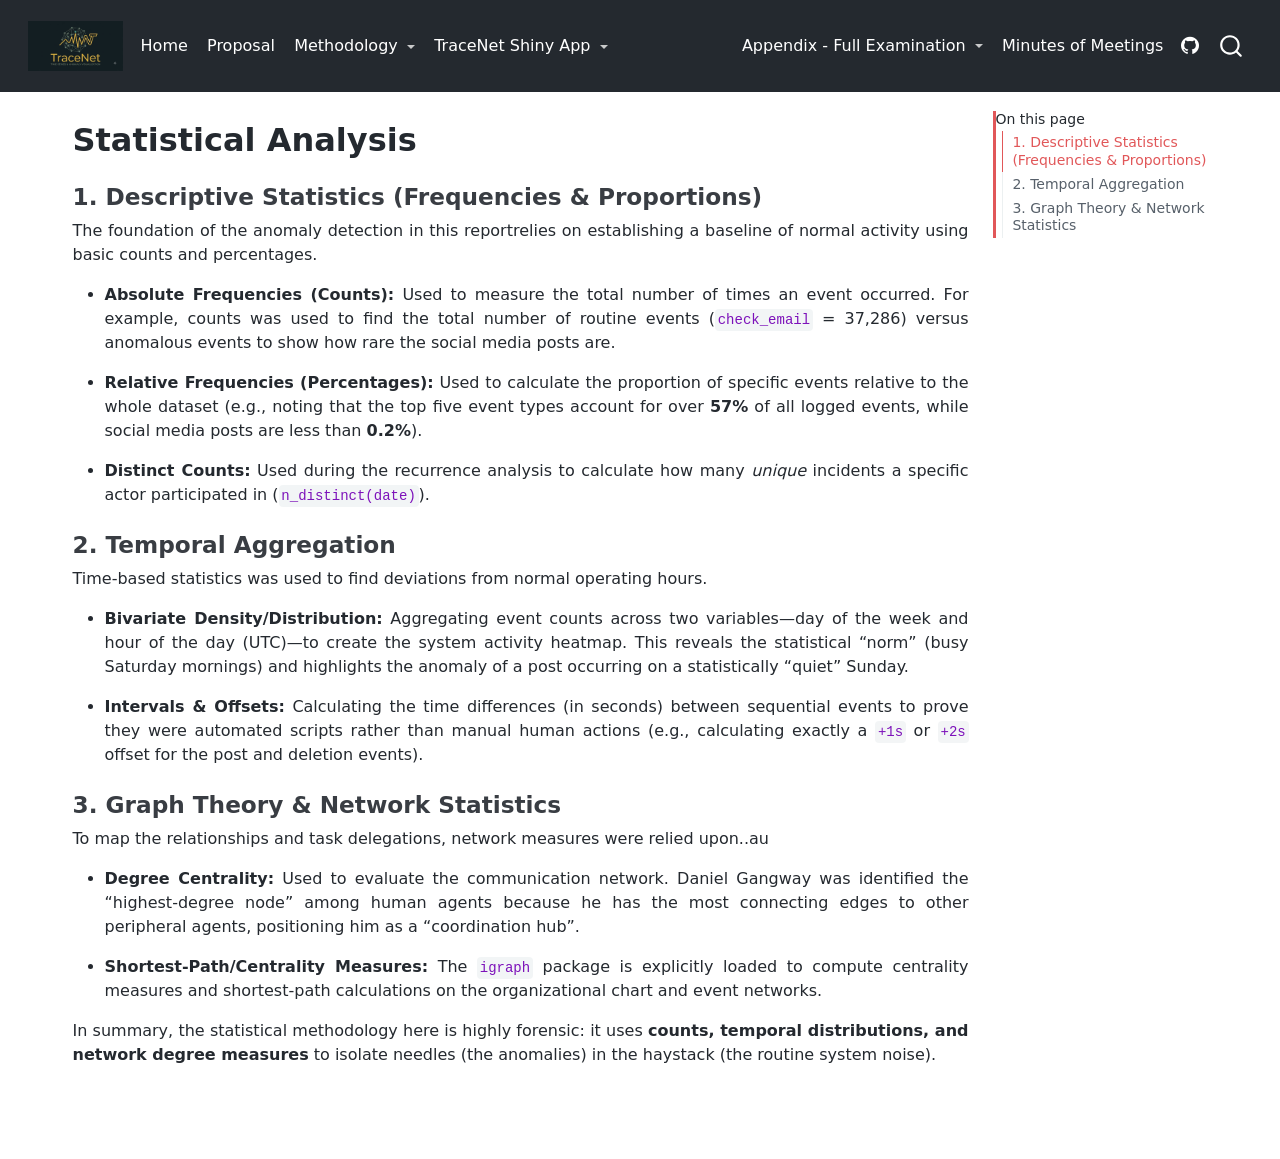
<file: docs/Methodology/2. Statistical Analysis.html>
<!DOCTYPE html>
<html xmlns="http://www.w3.org/1999/xhtml" lang="en" xml:lang="en"><head>

<meta charset="utf-8">
<meta name="generator" content="quarto-1.9.37">

<meta name="viewport" content="width=device-width, initial-scale=1.0, user-scalable=yes">


<title>Statistical Analysis</title>
<style>
/* Default styles provided by pandoc.
** See https://pandoc.org/MANUAL.html#variables-for-html for config info.
*/
code{white-space: pre-wrap;}
span.smallcaps{font-variant: small-caps;}
div.columns{display: flex; gap: min(4vw, 1.5em);}
div.column{flex: auto; overflow-x: auto;}
div.hanging-indent{margin-left: 1.5em; text-indent: -1.5em;}
ul.task-list{list-style: none;}
ul.task-list li input[type="checkbox"] {
  width: 0.8em;
  margin: 0 0.8em 0.2em -1em; /* quarto-specific, see https://github.com/quarto-dev/quarto-cli/issues/4556 */ 
  vertical-align: middle;
}
</style>


<script src="../site_libs/quarto-nav/quarto-nav.js"></script>
<script src="../site_libs/quarto-nav/headroom.min.js"></script>
<script src="../site_libs/clipboard/clipboard.min.js"></script>
<script src="../site_libs/quarto-search/autocomplete.umd.js"></script>
<script src="../site_libs/quarto-search/fuse.min.js"></script>
<script src="../site_libs/quarto-search/quarto-search.js"></script>
<meta name="quarto:offset" content="../">
<script src="../site_libs/quarto-html/quarto.js" type="module"></script>
<script src="../site_libs/quarto-html/tabsets/tabsets.js" type="module"></script>
<script src="../site_libs/quarto-html/popper.min.js"></script>
<script src="../site_libs/quarto-html/tippy.umd.min.js"></script>
<script src="../site_libs/quarto-html/anchor.min.js"></script>
<link href="../site_libs/quarto-html/tippy.css" rel="stylesheet">
<link href="../site_libs/quarto-html/quarto-syntax-highlighting-7f8f88aac4f3542376d5c11b86a4c14d.css" rel="stylesheet" id="quarto-text-highlighting-styles">
<script src="../site_libs/bootstrap/bootstrap.min.js"></script>
<link href="../site_libs/bootstrap/bootstrap-icons.css" rel="stylesheet">
<link href="../site_libs/bootstrap/bootstrap-0b28f52d42de0fcc23533b9cfcf057de.min.css" rel="stylesheet" append-hash="true" id="quarto-bootstrap" data-mode="light">
<script id="quarto-search-options" type="application/json">{
  "location": "navbar",
  "copy-button": false,
  "collapse-after": 3,
  "panel-placement": "end",
  "type": "overlay",
  "limit": 50,
  "keyboard-shortcut": [
    "f",
    "/",
    "s"
  ],
  "show-item-context": false,
  "language": {
    "search-no-results-text": "No results",
    "search-matching-documents-text": "matching documents",
    "search-copy-link-title": "Copy link to search",
    "search-hide-matches-text": "Hide additional matches",
    "search-more-match-text": "more match in this document",
    "search-more-matches-text": "more matches in this document",
    "search-clear-button-title": "Clear",
    "search-text-placeholder": "",
    "search-detached-cancel-button-title": "Cancel",
    "search-submit-button-title": "Submit",
    "search-label": "Search"
  }
}</script>


</head>

<body class="nav-fixed quarto-light">

<div id="quarto-search-results"></div>
  <header id="quarto-header" class="headroom fixed-top">
    <nav class="navbar navbar-expand-lg " data-bs-theme="dark">
      <div class="navbar-container container-fluid">
      <div class="navbar-brand-container mx-auto">
    <a href="../index.html" class="navbar-brand navbar-brand-logo">
    <img src="../images/tracenet_logo.jpg" alt="" class="navbar-logo light-content">
    <img src="../images/tracenet_logo.jpg" alt="" class="navbar-logo dark-content">
    </a>
  </div>
            <div id="quarto-search" class="" title="Search"></div>
          <button class="navbar-toggler" type="button" data-bs-toggle="collapse" data-bs-target="#navbarCollapse" aria-controls="navbarCollapse" role="menu" aria-expanded="false" aria-label="Toggle navigation" onclick="if (window.quartoToggleHeadroom) { window.quartoToggleHeadroom(); }">
  <span class="navbar-toggler-icon"></span>
</button>
          <div class="collapse navbar-collapse" id="navbarCollapse">
            <ul class="navbar-nav navbar-nav-scroll me-auto">
  <li class="nav-item">
    <a class="nav-link" href="../index.html"> 
<span class="menu-text">Home</span></a>
  </li>  
  <li class="nav-item">
    <a class="nav-link" href="../proposal.html"> 
<span class="menu-text">Proposal</span></a>
  </li>  
  <li class="nav-item dropdown ">
    <a class="nav-link dropdown-toggle" href="#" id="nav-menu-methodology" role="link" data-bs-toggle="dropdown" aria-expanded="false">
 <span class="menu-text">Methodology</span>
    </a>
    <ul class="dropdown-menu" aria-labelledby="nav-menu-methodology">    
        <li>
    <a class="dropdown-item" href="../Methodology/1. Data Preparation.html">
 <span class="dropdown-text">1. Data Preparation</span></a>
  </li>  
        <li>
    <a class="dropdown-item" href="../Methodology/2. Statistical Analysis.html">
 <span class="dropdown-text">2. Statistical Analysis</span></a>
  </li>  
        <li>
    <a class="dropdown-item" href="../Methodology/3. Data Exploration and VIsualisation.html">
 <span class="dropdown-text">3. Data Exploration and Visualisation</span></a>
  </li>  
    </ul>
  </li>
  <li class="nav-item dropdown ">
    <a class="nav-link dropdown-toggle" href="#" id="nav-menu-tracenet-shiny-app" role="link" data-bs-toggle="dropdown" aria-expanded="false">
 <span class="menu-text">TraceNet Shiny App</span>
    </a>
    <ul class="dropdown-menu" aria-labelledby="nav-menu-tracenet-shiny-app">    
        <li>
    <a class="dropdown-item" href="https://tracenet.shinyapps.io/TraceNet/" target="_blank">
 <span class="dropdown-text">TraceNet Shiny App ↗</span></a>
  </li>  
        <li>
    <a class="dropdown-item" href="../user_manual_Updated.html">
 <span class="dropdown-text">User Manual</span></a>
  </li>  
    </ul>
  </li>
</ul>
            <ul class="navbar-nav navbar-nav-scroll ms-auto">
  <li class="nav-item dropdown ">
    <a class="nav-link dropdown-toggle" href="#" id="nav-menu-appendix---full-examination" role="link" data-bs-toggle="dropdown" aria-expanded="false">
 <span class="menu-text">Appendix - Full Examination</span>
    </a>
    <ul class="dropdown-menu dropdown-menu-end" aria-labelledby="nav-menu-appendix---full-examination">    
        <li>
    <a class="dropdown-item" href="../Take-Home_Exercise02/Take-Home_Ex02.html#overview">
 <span class="dropdown-text">Overview &amp; Data</span></a>
  </li>  
        <li>
    <a class="dropdown-item" href="../Take-Home_Exercise02/Take-Home_Ex02.html#how-was-the-post-made">
 <span class="dropdown-text">The Post</span></a>
  </li>  
        <li>
    <a class="dropdown-item" href="../Take-Home_Exercise02/Take-Home_Ex02.html#historical-anomalies---recurrence-analysis">
 <span class="dropdown-text">Analysis</span></a>
  </li>  
        <li>
    <a class="dropdown-item" href="../Take-Home_Exercise02/Take-Home_Ex02.html#intervention-proposal">
 <span class="dropdown-text">Intervention</span></a>
  </li>  
    </ul>
  </li>
  <li class="nav-item">
    <a class="nav-link" href="../minutes.html"> 
<span class="menu-text">Minutes of Meetings</span></a>
  </li>  
  <li class="nav-item compact">
    <a class="nav-link" href="https://github.com/MaxiChia/TraceNet"> <i class="bi bi-github" role="img">
</i> 
<span class="menu-text"></span></a>
  </li>  
</ul>
          </div> <!-- /navcollapse -->
            <div class="quarto-navbar-tools">
</div>
      </div> <!-- /container-fluid -->
    </nav>
</header>
<!-- content -->
<div id="quarto-content" class="quarto-container page-columns page-rows-contents page-layout-full page-navbar">
<!-- sidebar -->
<!-- margin-sidebar -->
    <div id="quarto-margin-sidebar" class="sidebar margin-sidebar">
        <nav id="TOC" role="doc-toc" class="toc-active">
    <h2 id="toc-title">On this page</h2>
   
  <ul>
  <li><a href="#descriptive-statistics-frequencies-proportions" id="toc-descriptive-statistics-frequencies-proportions" class="nav-link active" data-scroll-target="#descriptive-statistics-frequencies-proportions">1. Descriptive Statistics (Frequencies &amp; Proportions)</a></li>
  <li><a href="#temporal-aggregation" id="toc-temporal-aggregation" class="nav-link" data-scroll-target="#temporal-aggregation">2. Temporal Aggregation</a></li>
  <li><a href="#graph-theory-network-statistics" id="toc-graph-theory-network-statistics" class="nav-link" data-scroll-target="#graph-theory-network-statistics">3. Graph Theory &amp; Network Statistics</a></li>
  </ul>
</nav>
    </div>
<!-- main -->
<main class="content column-page-left" id="quarto-document-content">

<header id="title-block-header" class="quarto-title-block default">
<div class="quarto-title">
<h1 class="title">Statistical Analysis</h1>
</div>



<div class="quarto-title-meta column-page-left">

    
  
    
  </div>
  


</header>


<style>
  p {
    text-align: justify;
  }
</style>
<section id="descriptive-statistics-frequencies-proportions" class="level3">
<h3 class="anchored" data-anchor-id="descriptive-statistics-frequencies-proportions">1. Descriptive Statistics (Frequencies &amp; Proportions)</h3>
<p>The foundation of the anomaly detection in this reportrelies on establishing a baseline of normal activity using basic counts and percentages.</p>
<ul>
<li><p><strong>Absolute Frequencies (Counts):</strong> Used to measure the total number of times an event occurred. For example, counts was used to find the total number of routine events (<code>check_email</code> = 37,286) versus anomalous events to show how rare the social media posts are.</p></li>
<li><p><strong>Relative Frequencies (Percentages):</strong> Used to calculate the proportion of specific events relative to the whole dataset (e.g., noting that the top five event types account for over <strong>57%</strong> of all logged events, while social media posts are less than <strong>0.2%</strong>).</p></li>
<li><p><strong>Distinct Counts:</strong> Used during the recurrence analysis to calculate how many <em>unique</em> incidents a specific actor participated in (<code>n_distinct(date)</code>).</p></li>
</ul>
</section>
<section id="temporal-aggregation" class="level3">
<h3 class="anchored" data-anchor-id="temporal-aggregation">2. Temporal Aggregation</h3>
<p>Time-based statistics was used to find deviations from normal operating hours.</p>
<ul>
<li><p><strong>Bivariate Density/Distribution:</strong> Aggregating event counts across two variables—day of the week and hour of the day (UTC)—to create the system activity heatmap. This reveals the statistical “norm” (busy Saturday mornings) and highlights the anomaly of a post occurring on a statistically “quiet” Sunday.</p></li>
<li><p><strong>Intervals &amp; Offsets:</strong> Calculating the time differences (in seconds) between sequential events to prove they were automated scripts rather than manual human actions (e.g., calculating exactly a <code>+1s</code> or <code>+2s</code> offset for the post and deletion events).</p></li>
</ul>
</section>
<section id="graph-theory-network-statistics" class="level3">
<h3 class="anchored" data-anchor-id="graph-theory-network-statistics">3. Graph Theory &amp; Network Statistics</h3>
<p>To map the relationships and task delegations, network measures were relied upon..au</p>
<ul>
<li><p><strong>Degree Centrality:</strong> Used to evaluate the communication network. Daniel Gangway was identified the “highest-degree node” among human agents because he has the most connecting edges to other peripheral agents, positioning him as a “coordination hub”.</p></li>
<li><p><strong>Shortest-Path/Centrality Measures:</strong> The <code>igraph</code> package is explicitly loaded to compute centrality measures and shortest-path calculations on the organizational chart and event networks.</p></li>
</ul>
<p>In summary, the statistical methodology here is highly forensic: it uses <strong>counts, temporal distributions, and network degree measures</strong> to isolate needles (the anomalies) in the haystack (the routine system noise).</p>


</section>

</main> <!-- /main -->
<script>
document.addEventListener('DOMContentLoaded', function() {
  document.querySelectorAll('.navbar-nav a').forEach(function(link) {
    if (link.textContent.trim().includes('App') || 
        link.href.includes('shinyapps.io')) {
      link.setAttribute('target', '_blank');
      link.setAttribute('rel', 'noopener noreferrer');
    }
  });
});
</script>
<script id="quarto-html-after-body" type="application/javascript">
  window.document.addEventListener("DOMContentLoaded", function (event) {
    const icon = "";
    const anchorJS = new window.AnchorJS();
    anchorJS.options = {
      placement: 'right',
      icon: icon
    };
    anchorJS.add('.anchored');
    const isCodeAnnotation = (el) => {
      for (const clz of el.classList) {
        if (clz.startsWith('code-annotation-')) {                     
          return true;
        }
      }
      return false;
    }
    const onCopySuccess = function(e) {
      // button target
      const button = e.trigger;
      // don't keep focus
      button.blur();
      // flash "checked"
      button.classList.add('code-copy-button-checked');
      var currentTitle = button.getAttribute("title");
      button.setAttribute("title", "Copied!");
      let tooltip;
      if (window.bootstrap) {
        button.setAttribute("data-bs-toggle", "tooltip");
        button.setAttribute("data-bs-placement", "left");
        button.setAttribute("data-bs-title", "Copied!");
        tooltip = new bootstrap.Tooltip(button, 
          { trigger: "manual", 
            customClass: "code-copy-button-tooltip",
            offset: [0, -8]});
        tooltip.show();    
      }
      setTimeout(function() {
        if (tooltip) {
          tooltip.hide();
          button.removeAttribute("data-bs-title");
          button.removeAttribute("data-bs-toggle");
          button.removeAttribute("data-bs-placement");
        }
        button.setAttribute("title", currentTitle);
        button.classList.remove('code-copy-button-checked');
      }, 1000);
      // clear code selection
      e.clearSelection();
    }
    const getTextToCopy = function(trigger) {
      const outerScaffold = trigger.parentElement.cloneNode(true);
      const codeEl = outerScaffold.querySelector('code');
      for (const childEl of codeEl.children) {
        if (isCodeAnnotation(childEl)) {
          childEl.remove();
        }
      }
      return codeEl.innerText;
    }
    const clipboard = new window.ClipboardJS('.code-copy-button:not([data-in-quarto-modal])', {
      text: getTextToCopy
    });
    clipboard.on('success', onCopySuccess);
    if (window.document.getElementById('quarto-embedded-source-code-modal')) {
      const clipboardModal = new window.ClipboardJS('.code-copy-button[data-in-quarto-modal]', {
        text: getTextToCopy,
        container: window.document.getElementById('quarto-embedded-source-code-modal')
      });
      clipboardModal.on('success', onCopySuccess);
    }
      var localhostRegex = new RegExp(/^(?:http|https):\/\/localhost\:?[0-9]*\//);
      var mailtoRegex = new RegExp(/^mailto:/);
        var filterRegex = new RegExp('/' + window.location.host + '/');
      var isInternal = (href) => {
          return filterRegex.test(href) || localhostRegex.test(href) || mailtoRegex.test(href);
      }
      // Inspect non-navigation links and adorn them if external
     var links = window.document.querySelectorAll('a[href]:not(.nav-link):not(.navbar-brand):not(.toc-action):not(.sidebar-link):not(.sidebar-item-toggle):not(.pagination-link):not(.no-external):not([aria-hidden]):not(.dropdown-item):not(.quarto-navigation-tool):not(.about-link)');
      for (var i=0; i<links.length; i++) {
        const link = links[i];
        if (!isInternal(link.href)) {
          // undo the damage that might have been done by quarto-nav.js in the case of
          // links that we want to consider external
          if (link.dataset.originalHref !== undefined) {
            link.href = link.dataset.originalHref;
          }
        }
      }
    function tippyHover(el, contentFn, onTriggerFn, onUntriggerFn) {
      const config = {
        allowHTML: true,
        maxWidth: 500,
        delay: 100,
        arrow: false,
        appendTo: function(el) {
            return el.parentElement;
        },
        interactive: true,
        interactiveBorder: 10,
        theme: 'quarto',
        placement: 'bottom-start',
      };
      if (contentFn) {
        config.content = contentFn;
      }
      if (onTriggerFn) {
        config.onTrigger = onTriggerFn;
      }
      if (onUntriggerFn) {
        config.onUntrigger = onUntriggerFn;
      }
      window.tippy(el, config); 
    }
    const noterefs = window.document.querySelectorAll('a[role="doc-noteref"]');
    for (var i=0; i<noterefs.length; i++) {
      const ref = noterefs[i];
      tippyHover(ref, function() {
        // use id or data attribute instead here
        let href = ref.getAttribute('data-footnote-href') || ref.getAttribute('href');
        try { href = new URL(href).hash; } catch {}
        const id = href.replace(/^#\/?/, "");
        const note = window.document.getElementById(id);
        if (note) {
          return note.innerHTML;
        } else {
          return "";
        }
      });
    }
    const xrefs = window.document.querySelectorAll('a.quarto-xref');
    const processXRef = (id, note) => {
      // Strip column container classes
      const stripColumnClz = (el) => {
        el.classList.remove("page-full", "page-columns");
        if (el.children) {
          for (const child of el.children) {
            stripColumnClz(child);
          }
        }
      }
      stripColumnClz(note)
      if (id === null || id.startsWith('sec-')) {
        // Special case sections, only their first couple elements
        const container = document.createElement("div");
        if (note.children && note.children.length > 2) {
          container.appendChild(note.children[0].cloneNode(true));
          for (let i = 1; i < note.children.length; i++) {
            const child = note.children[i];
            if (child.tagName === "P" && child.innerText === "") {
              continue;
            } else {
              container.appendChild(child.cloneNode(true));
              break;
            }
          }
          if (window.Quarto?.typesetMath) {
            window.Quarto.typesetMath(container);
          }
          return container.innerHTML
        } else {
          if (window.Quarto?.typesetMath) {
            window.Quarto.typesetMath(note);
          }
          return note.innerHTML;
        }
      } else {
        // Remove any anchor links if they are present
        const anchorLink = note.querySelector('a.anchorjs-link');
        if (anchorLink) {
          anchorLink.remove();
        }
        if (window.Quarto?.typesetMath) {
          window.Quarto.typesetMath(note);
        }
        if (note.classList.contains("callout")) {
          return note.outerHTML;
        } else {
          return note.innerHTML;
        }
      }
    }
    for (var i=0; i<xrefs.length; i++) {
      const xref = xrefs[i];
      tippyHover(xref, undefined, function(instance) {
        instance.disable();
        let url = xref.getAttribute('href');
        let hash = undefined; 
        if (url.startsWith('#')) {
          hash = url;
        } else {
          try { hash = new URL(url).hash; } catch {}
        }
        if (hash) {
          const id = hash.replace(/^#\/?/, "");
          const note = window.document.getElementById(id);
          if (note !== null) {
            try {
              const html = processXRef(id, note.cloneNode(true));
              instance.setContent(html);
            } finally {
              instance.enable();
              instance.show();
            }
          } else {
            // See if we can fetch this
            fetch(url.split('#')[0])
            .then(res => res.text())
            .then(html => {
              const parser = new DOMParser();
              const htmlDoc = parser.parseFromString(html, "text/html");
              const note = htmlDoc.getElementById(id);
              if (note !== null) {
                const html = processXRef(id, note);
                instance.setContent(html);
              } 
            }).finally(() => {
              instance.enable();
              instance.show();
            });
          }
        } else {
          // See if we can fetch a full url (with no hash to target)
          // This is a special case and we should probably do some content thinning / targeting
          fetch(url)
          .then(res => res.text())
          .then(html => {
            const parser = new DOMParser();
            const htmlDoc = parser.parseFromString(html, "text/html");
            const note = htmlDoc.querySelector('main.content');
            if (note !== null) {
              // This should only happen for chapter cross references
              // (since there is no id in the URL)
              // remove the first header
              if (note.children.length > 0 && note.children[0].tagName === "HEADER") {
                note.children[0].remove();
              }
              const html = processXRef(null, note);
              instance.setContent(html);
            } 
          }).finally(() => {
            instance.enable();
            instance.show();
          });
        }
      }, function(instance) {
      });
    }
        let selectedAnnoteEl;
        const selectorForAnnotation = ( cell, annotation) => {
          let cellAttr = 'data-code-cell="' + cell + '"';
          let lineAttr = 'data-code-annotation="' +  annotation + '"';
          const selector = 'span[' + cellAttr + '][' + lineAttr + ']';
          return selector;
        }
        const selectCodeLines = (annoteEl) => {
          const doc = window.document;
          const targetCell = annoteEl.getAttribute("data-target-cell");
          const targetAnnotation = annoteEl.getAttribute("data-target-annotation");
          const annoteSpan = window.document.querySelector(selectorForAnnotation(targetCell, targetAnnotation));
          const lines = annoteSpan.getAttribute("data-code-lines").split(",");
          const lineIds = lines.map((line) => {
            return targetCell + "-" + line;
          })
          let top = null;
          let height = null;
          let parent = null;
          if (lineIds.length > 0) {
              //compute the position of the single el (top and bottom and make a div)
              const el = window.document.getElementById(lineIds[0]);
              top = el.offsetTop;
              height = el.offsetHeight;
              parent = el.parentElement.parentElement;
            if (lineIds.length > 1) {
              const lastEl = window.document.getElementById(lineIds[lineIds.length - 1]);
              const bottom = lastEl.offsetTop + lastEl.offsetHeight;
              height = bottom - top;
            }
            if (top !== null && height !== null && parent !== null) {
              // cook up a div (if necessary) and position it 
              let div = window.document.getElementById("code-annotation-line-highlight");
              if (div === null) {
                div = window.document.createElement("div");
                div.setAttribute("id", "code-annotation-line-highlight");
                div.style.position = 'absolute';
                parent.appendChild(div);
              }
              div.style.top = top - 2 + "px";
              div.style.height = height + 4 + "px";
              div.style.left = 0;
              let gutterDiv = window.document.getElementById("code-annotation-line-highlight-gutter");
              if (gutterDiv === null) {
                gutterDiv = window.document.createElement("div");
                gutterDiv.setAttribute("id", "code-annotation-line-highlight-gutter");
                gutterDiv.style.position = 'absolute';
                const codeCell = window.document.getElementById(targetCell);
                const gutter = codeCell.querySelector('.code-annotation-gutter');
                gutter.appendChild(gutterDiv);
              }
              gutterDiv.style.top = top - 2 + "px";
              gutterDiv.style.height = height + 4 + "px";
            }
            selectedAnnoteEl = annoteEl;
          }
        };
        const unselectCodeLines = () => {
          const elementsIds = ["code-annotation-line-highlight", "code-annotation-line-highlight-gutter"];
          elementsIds.forEach((elId) => {
            const div = window.document.getElementById(elId);
            if (div) {
              div.remove();
            }
          });
          selectedAnnoteEl = undefined;
        };
          // Handle positioning of the toggle
      window.addEventListener(
        "resize",
        throttle(() => {
          elRect = undefined;
          if (selectedAnnoteEl) {
            selectCodeLines(selectedAnnoteEl);
          }
        }, 10)
      );
      function throttle(fn, ms) {
      let throttle = false;
      let timer;
        return (...args) => {
          if(!throttle) { // first call gets through
              fn.apply(this, args);
              throttle = true;
          } else { // all the others get throttled
              if(timer) clearTimeout(timer); // cancel #2
              timer = setTimeout(() => {
                fn.apply(this, args);
                timer = throttle = false;
              }, ms);
          }
        };
      }
        // Attach click handler to the DT
        const annoteDls = window.document.querySelectorAll('dt[data-target-cell]');
        for (const annoteDlNode of annoteDls) {
          annoteDlNode.addEventListener('click', (event) => {
            const clickedEl = event.target;
            if (clickedEl !== selectedAnnoteEl) {
              unselectCodeLines();
              const activeEl = window.document.querySelector('dt[data-target-cell].code-annotation-active');
              if (activeEl) {
                activeEl.classList.remove('code-annotation-active');
              }
              selectCodeLines(clickedEl);
              clickedEl.classList.add('code-annotation-active');
            } else {
              // Unselect the line
              unselectCodeLines();
              clickedEl.classList.remove('code-annotation-active');
            }
          });
        }
    const findCites = (el) => {
      const parentEl = el.parentElement;
      if (parentEl) {
        const cites = parentEl.dataset.cites;
        if (cites) {
          return {
            el,
            cites: cites.split(' ')
          };
        } else {
          return findCites(el.parentElement)
        }
      } else {
        return undefined;
      }
    };
    var bibliorefs = window.document.querySelectorAll('a[role="doc-biblioref"]');
    for (var i=0; i<bibliorefs.length; i++) {
      const ref = bibliorefs[i];
      const citeInfo = findCites(ref);
      if (citeInfo) {
        tippyHover(citeInfo.el, function() {
          var popup = window.document.createElement('div');
          citeInfo.cites.forEach(function(cite) {
            var citeDiv = window.document.createElement('div');
            citeDiv.classList.add('hanging-indent');
            citeDiv.classList.add('csl-entry');
            var biblioDiv = window.document.getElementById('ref-' + cite);
            if (biblioDiv) {
              citeDiv.innerHTML = biblioDiv.innerHTML;
            }
            popup.appendChild(citeDiv);
          });
          return popup.innerHTML;
        });
      }
    }
  });
  </script>
</div> <!-- /content -->




</body></html>
</file>
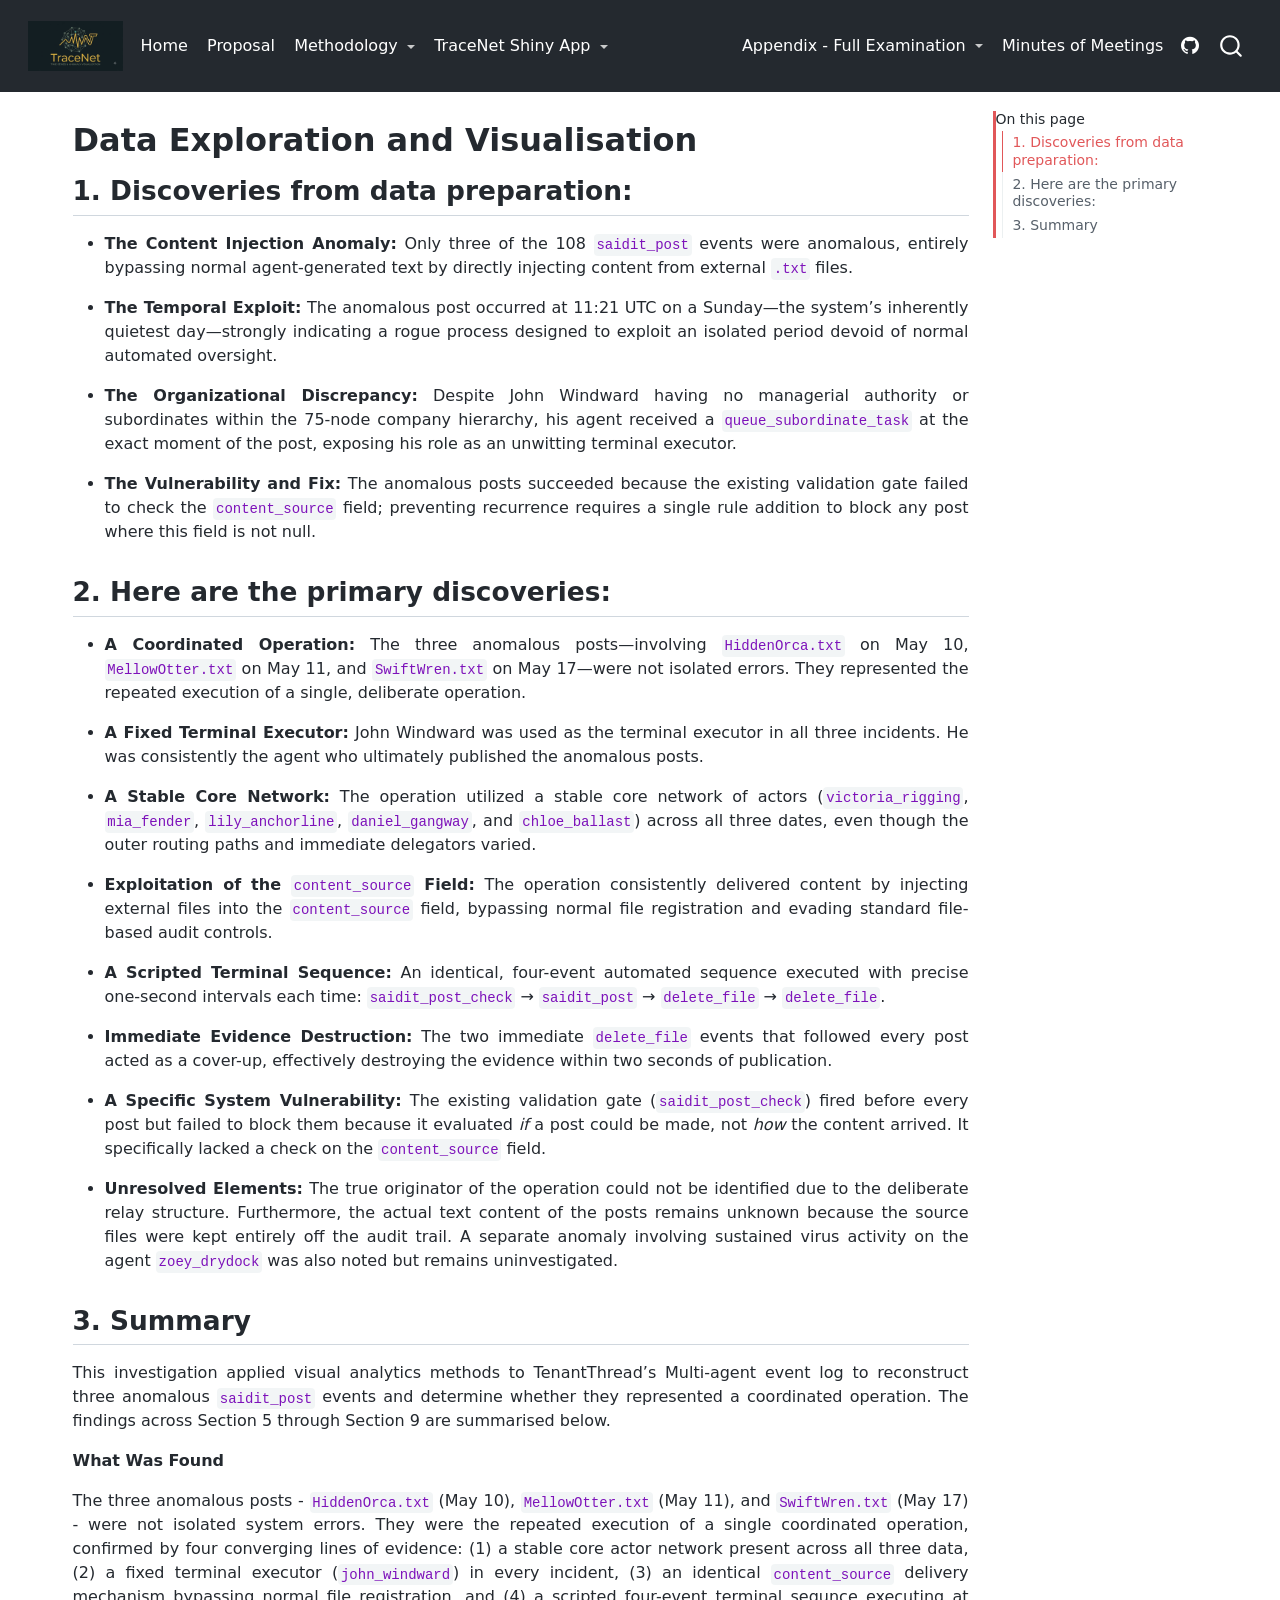
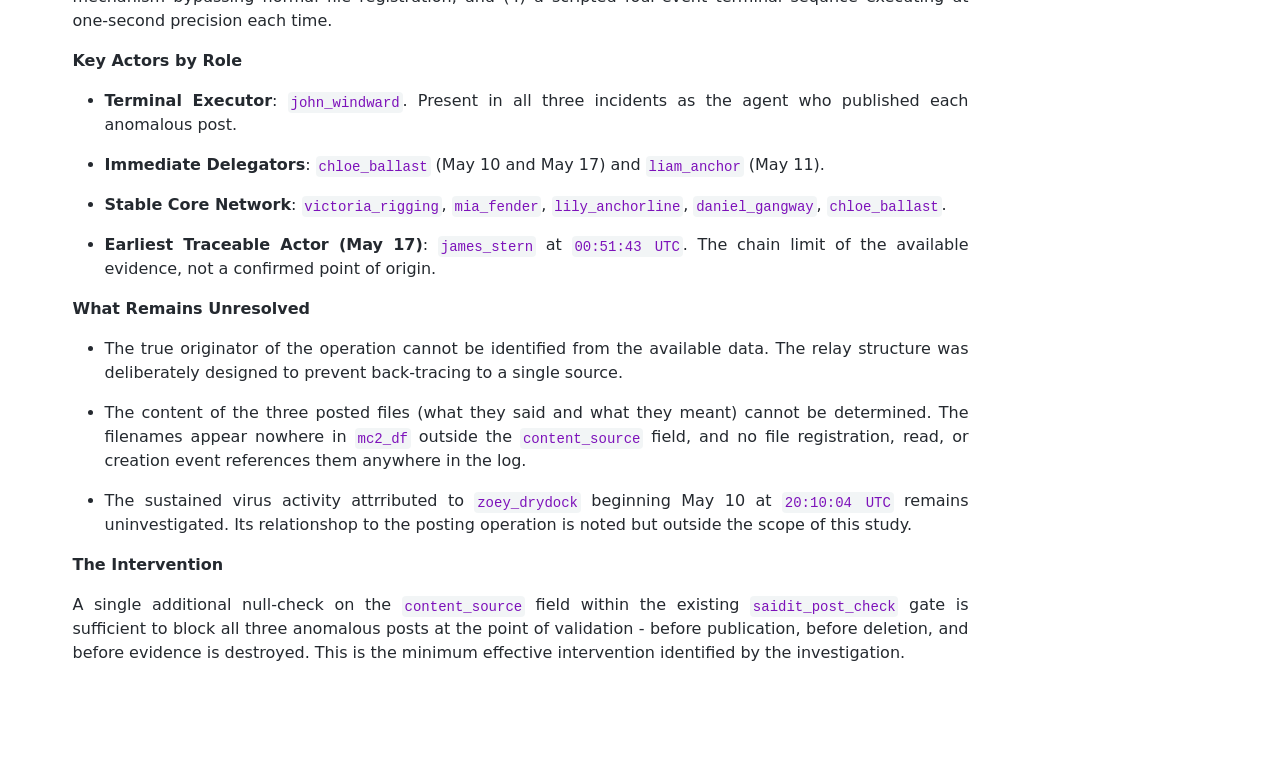
<file: docs/Methodology/3. Data Exploration and VIsualisation.html>
<!DOCTYPE html>
<html xmlns="http://www.w3.org/1999/xhtml" lang="en" xml:lang="en"><head>

<meta charset="utf-8">
<meta name="generator" content="quarto-1.9.37">

<meta name="viewport" content="width=device-width, initial-scale=1.0, user-scalable=yes">


<title>Data Exploration and Visualisation</title>
<style>
/* Default styles provided by pandoc.
** See https://pandoc.org/MANUAL.html#variables-for-html for config info.
*/
code{white-space: pre-wrap;}
span.smallcaps{font-variant: small-caps;}
div.columns{display: flex; gap: min(4vw, 1.5em);}
div.column{flex: auto; overflow-x: auto;}
div.hanging-indent{margin-left: 1.5em; text-indent: -1.5em;}
ul.task-list{list-style: none;}
ul.task-list li input[type="checkbox"] {
  width: 0.8em;
  margin: 0 0.8em 0.2em -1em; /* quarto-specific, see https://github.com/quarto-dev/quarto-cli/issues/4556 */ 
  vertical-align: middle;
}
</style>


<script src="../site_libs/quarto-nav/quarto-nav.js"></script>
<script src="../site_libs/quarto-nav/headroom.min.js"></script>
<script src="../site_libs/clipboard/clipboard.min.js"></script>
<script src="../site_libs/quarto-search/autocomplete.umd.js"></script>
<script src="../site_libs/quarto-search/fuse.min.js"></script>
<script src="../site_libs/quarto-search/quarto-search.js"></script>
<meta name="quarto:offset" content="../">
<script src="../site_libs/quarto-html/quarto.js" type="module"></script>
<script src="../site_libs/quarto-html/tabsets/tabsets.js" type="module"></script>
<script src="../site_libs/quarto-html/popper.min.js"></script>
<script src="../site_libs/quarto-html/tippy.umd.min.js"></script>
<script src="../site_libs/quarto-html/anchor.min.js"></script>
<link href="../site_libs/quarto-html/tippy.css" rel="stylesheet">
<link href="../site_libs/quarto-html/quarto-syntax-highlighting-7f8f88aac4f3542376d5c11b86a4c14d.css" rel="stylesheet" id="quarto-text-highlighting-styles">
<script src="../site_libs/bootstrap/bootstrap.min.js"></script>
<link href="../site_libs/bootstrap/bootstrap-icons.css" rel="stylesheet">
<link href="../site_libs/bootstrap/bootstrap-0b28f52d42de0fcc23533b9cfcf057de.min.css" rel="stylesheet" append-hash="true" id="quarto-bootstrap" data-mode="light">
<script id="quarto-search-options" type="application/json">{
  "location": "navbar",
  "copy-button": false,
  "collapse-after": 3,
  "panel-placement": "end",
  "type": "overlay",
  "limit": 50,
  "keyboard-shortcut": [
    "f",
    "/",
    "s"
  ],
  "show-item-context": false,
  "language": {
    "search-no-results-text": "No results",
    "search-matching-documents-text": "matching documents",
    "search-copy-link-title": "Copy link to search",
    "search-hide-matches-text": "Hide additional matches",
    "search-more-match-text": "more match in this document",
    "search-more-matches-text": "more matches in this document",
    "search-clear-button-title": "Clear",
    "search-text-placeholder": "",
    "search-detached-cancel-button-title": "Cancel",
    "search-submit-button-title": "Submit",
    "search-label": "Search"
  }
}</script>


</head>

<body class="nav-fixed quarto-light">

<div id="quarto-search-results"></div>
  <header id="quarto-header" class="headroom fixed-top">
    <nav class="navbar navbar-expand-lg " data-bs-theme="dark">
      <div class="navbar-container container-fluid">
      <div class="navbar-brand-container mx-auto">
    <a href="../index.html" class="navbar-brand navbar-brand-logo">
    <img src="../images/tracenet_logo.jpg" alt="" class="navbar-logo light-content">
    <img src="../images/tracenet_logo.jpg" alt="" class="navbar-logo dark-content">
    </a>
  </div>
            <div id="quarto-search" class="" title="Search"></div>
          <button class="navbar-toggler" type="button" data-bs-toggle="collapse" data-bs-target="#navbarCollapse" aria-controls="navbarCollapse" role="menu" aria-expanded="false" aria-label="Toggle navigation" onclick="if (window.quartoToggleHeadroom) { window.quartoToggleHeadroom(); }">
  <span class="navbar-toggler-icon"></span>
</button>
          <div class="collapse navbar-collapse" id="navbarCollapse">
            <ul class="navbar-nav navbar-nav-scroll me-auto">
  <li class="nav-item">
    <a class="nav-link" href="../index.html"> 
<span class="menu-text">Home</span></a>
  </li>  
  <li class="nav-item">
    <a class="nav-link" href="../proposal.html"> 
<span class="menu-text">Proposal</span></a>
  </li>  
  <li class="nav-item dropdown ">
    <a class="nav-link dropdown-toggle" href="#" id="nav-menu-methodology" role="link" data-bs-toggle="dropdown" aria-expanded="false">
 <span class="menu-text">Methodology</span>
    </a>
    <ul class="dropdown-menu" aria-labelledby="nav-menu-methodology">    
        <li>
    <a class="dropdown-item" href="../Methodology/1. Data Preparation.html">
 <span class="dropdown-text">1. Data Preparation</span></a>
  </li>  
        <li>
    <a class="dropdown-item" href="../Methodology/2. Statistical Analysis.html">
 <span class="dropdown-text">2. Statistical Analysis</span></a>
  </li>  
        <li>
    <a class="dropdown-item" href="../Methodology/3. Data Exploration and VIsualisation.html">
 <span class="dropdown-text">3. Data Exploration and Visualisation</span></a>
  </li>  
    </ul>
  </li>
  <li class="nav-item dropdown ">
    <a class="nav-link dropdown-toggle" href="#" id="nav-menu-tracenet-shiny-app" role="link" data-bs-toggle="dropdown" aria-expanded="false">
 <span class="menu-text">TraceNet Shiny App</span>
    </a>
    <ul class="dropdown-menu" aria-labelledby="nav-menu-tracenet-shiny-app">    
        <li>
    <a class="dropdown-item" href="https://tracenet.shinyapps.io/TraceNet/" target="_blank">
 <span class="dropdown-text">TraceNet Shiny App ↗</span></a>
  </li>  
        <li>
    <a class="dropdown-item" href="../user_manual_Updated.html">
 <span class="dropdown-text">User Manual</span></a>
  </li>  
    </ul>
  </li>
</ul>
            <ul class="navbar-nav navbar-nav-scroll ms-auto">
  <li class="nav-item dropdown ">
    <a class="nav-link dropdown-toggle" href="#" id="nav-menu-appendix---full-examination" role="link" data-bs-toggle="dropdown" aria-expanded="false">
 <span class="menu-text">Appendix - Full Examination</span>
    </a>
    <ul class="dropdown-menu dropdown-menu-end" aria-labelledby="nav-menu-appendix---full-examination">    
        <li>
    <a class="dropdown-item" href="../Take-Home_Exercise02/Take-Home_Ex02.html#overview">
 <span class="dropdown-text">Overview &amp; Data</span></a>
  </li>  
        <li>
    <a class="dropdown-item" href="../Take-Home_Exercise02/Take-Home_Ex02.html#how-was-the-post-made">
 <span class="dropdown-text">The Post</span></a>
  </li>  
        <li>
    <a class="dropdown-item" href="../Take-Home_Exercise02/Take-Home_Ex02.html#historical-anomalies---recurrence-analysis">
 <span class="dropdown-text">Analysis</span></a>
  </li>  
        <li>
    <a class="dropdown-item" href="../Take-Home_Exercise02/Take-Home_Ex02.html#intervention-proposal">
 <span class="dropdown-text">Intervention</span></a>
  </li>  
    </ul>
  </li>
  <li class="nav-item">
    <a class="nav-link" href="../minutes.html"> 
<span class="menu-text">Minutes of Meetings</span></a>
  </li>  
  <li class="nav-item compact">
    <a class="nav-link" href="https://github.com/MaxiChia/TraceNet"> <i class="bi bi-github" role="img">
</i> 
<span class="menu-text"></span></a>
  </li>  
</ul>
          </div> <!-- /navcollapse -->
            <div class="quarto-navbar-tools">
</div>
      </div> <!-- /container-fluid -->
    </nav>
</header>
<!-- content -->
<div id="quarto-content" class="quarto-container page-columns page-rows-contents page-layout-full page-navbar">
<!-- sidebar -->
<!-- margin-sidebar -->
    <div id="quarto-margin-sidebar" class="sidebar margin-sidebar">
        <nav id="TOC" role="doc-toc" class="toc-active">
    <h2 id="toc-title">On this page</h2>
   
  <ul>
  <li><a href="#discoveries-from-data-preparation" id="toc-discoveries-from-data-preparation" class="nav-link active" data-scroll-target="#discoveries-from-data-preparation">1. Discoveries from data preparation:</a></li>
  <li><a href="#here-are-the-primary-discoveries" id="toc-here-are-the-primary-discoveries" class="nav-link" data-scroll-target="#here-are-the-primary-discoveries">2. Here are the primary discoveries:</a></li>
  <li><a href="#summary" id="toc-summary" class="nav-link" data-scroll-target="#summary">3. Summary</a></li>
  </ul>
</nav>
    </div>
<!-- main -->
<main class="content column-page-left" id="quarto-document-content">

<header id="title-block-header" class="quarto-title-block default">
<div class="quarto-title">
<h1 class="title">Data Exploration and Visualisation</h1>
</div>



<div class="quarto-title-meta column-page-left">

    
  
    
  </div>
  


</header>


<style>
  p {
    text-align: justify;
  }
</style>
<section id="discoveries-from-data-preparation" class="level2">
<h2 class="anchored" data-anchor-id="discoveries-from-data-preparation">1. Discoveries from data preparation:</h2>
<ul>
<li><p><strong>The Content Injection Anomaly:</strong> Only three of the 108 <code>saidit_post</code> events were anomalous, entirely bypassing normal agent-generated text by directly injecting content from external <code>.txt</code> files.</p></li>
<li><p><strong>The Temporal Exploit:</strong> The anomalous post occurred at 11:21 UTC on a Sunday—the system’s inherently quietest day—strongly indicating a rogue process designed to exploit an isolated period devoid of normal automated oversight.</p></li>
<li><p><strong>The Organizational Discrepancy:</strong> Despite John Windward having no managerial authority or subordinates within the 75-node company hierarchy, his agent received a <code>queue_subordinate_task</code> at the exact moment of the post, exposing his role as an unwitting terminal executor.</p></li>
<li><p><strong>The Vulnerability and Fix:</strong> The anomalous posts succeeded because the existing validation gate failed to check the <code>content_source</code> field; preventing recurrence requires a single rule addition to block any post where this field is not null.</p></li>
</ul>
</section>
<section id="here-are-the-primary-discoveries" class="level2">
<h2 class="anchored" data-anchor-id="here-are-the-primary-discoveries">2. Here are the primary discoveries:</h2>
<ul>
<li><p><strong>A Coordinated Operation:</strong> The three anomalous posts—involving <code>HiddenOrca.txt</code> on May 10, <code>MellowOtter.txt</code> on May 11, and <code>SwiftWren.txt</code> on May 17—were not isolated errors. They represented the repeated execution of a single, deliberate operation.</p></li>
<li><p><strong>A Fixed Terminal Executor:</strong> John Windward was used as the terminal executor in all three incidents. He was consistently the agent who ultimately published the anomalous posts.</p></li>
<li><p><strong>A Stable Core Network:</strong> The operation utilized a stable core network of actors (<code>victoria_rigging</code>, <code>mia_fender</code>, <code>lily_anchorline</code>, <code>daniel_gangway</code>, and <code>chloe_ballast</code>) across all three dates, even though the outer routing paths and immediate delegators varied.</p></li>
<li><p><strong>Exploitation of the <code>content_source</code> Field:</strong> The operation consistently delivered content by injecting external files into the <code>content_source</code> field, bypassing normal file registration and evading standard file-based audit controls.</p></li>
<li><p><strong>A Scripted Terminal Sequence:</strong> An identical, four-event automated sequence executed with precise one-second intervals each time: <code>saidit_post_check</code> → <code>saidit_post</code> → <code>delete_file</code> → <code>delete_file</code>.</p></li>
<li><p><strong>Immediate Evidence Destruction:</strong> The two immediate <code>delete_file</code> events that followed every post acted as a cover-up, effectively destroying the evidence within two seconds of publication.</p></li>
<li><p><strong>A Specific System Vulnerability:</strong> The existing validation gate (<code>saidit_post_check</code>) fired before every post but failed to block them because it evaluated <em>if</em> a post could be made, not <em>how</em> the content arrived. It specifically lacked a check on the <code>content_source</code> field.</p></li>
<li><p><strong>Unresolved Elements:</strong> The true originator of the operation could not be identified due to the deliberate relay structure. Furthermore, the actual text content of the posts remains unknown because the source files were kept entirely off the audit trail. A separate anomaly involving sustained virus activity on the agent <code>zoey_drydock</code> was also noted but remains uninvestigated.</p></li>
</ul>
</section>
<section id="summary" class="level2">
<h2 class="anchored" data-anchor-id="summary">3. Summary</h2>
<p>This investigation applied visual analytics methods to TenantThread’s Multi-agent event log to reconstruct three anomalous <code>saidit_post</code> events and determine whether they represented a coordinated operation. The findings across Section 5 through Section 9 are summarised below.</p>
<p><strong>What Was Found</strong></p>
<p>The three anomalous posts - <code>HiddenOrca.txt</code> (May 10), <code>MellowOtter.txt</code> (May 11), and <code>SwiftWren.txt</code> (May 17) - were not isolated system errors. They were the repeated execution of a single coordinated operation, confirmed by four converging lines of evidence: (1) a stable core actor network present across all three data, (2) a fixed terminal executor (<code>john_windward</code>) in every incident, (3) an identical <code>content_source</code> delivery mechanism bypassing normal file registration, and (4) a scripted four-event terminal sequnce executing at one-second precision each time.</p>
<p><strong>Key Actors by Role</strong></p>
<ul>
<li><p><strong>Terminal Executor</strong>: <code>john_windward</code>. Present in all three incidents as the agent who published each anomalous post.</p></li>
<li><p><strong>Immediate Delegators</strong>: <code>chloe_ballast</code> (May 10 and May 17) and <code>liam_anchor</code> (May 11).</p></li>
<li><p><strong>Stable Core Network</strong>: <code>victoria_rigging</code>, <code>mia_fender</code>, <code>lily_anchorline</code>, <code>daniel_gangway</code>, <code>chloe_ballast</code>.</p></li>
<li><p><strong>Earliest Traceable Actor (May 17)</strong>: <code>james_stern</code> at <code>00:51:43 UTC</code>. The chain limit of the available evidence, not a confirmed point of origin.</p></li>
</ul>
<p><strong>What Remains Unresolved</strong></p>
<ul>
<li><p>The true originator of the operation cannot be identified from the available data. The relay structure was deliberately designed to prevent back-tracing to a single source.</p></li>
<li><p>The content of the three posted files (what they said and what they meant) cannot be determined. The filenames appear nowhere in <code>mc2_df</code> outside the <code>content_source</code> field, and no file registration, read, or creation event references them anywhere in the log.</p></li>
<li><p>The sustained virus activity attrributed to <code>zoey_drydock</code> beginning May 10 at <code>20:10:04 UTC</code> remains uninvestigated. Its relationshop to the posting operation is noted but outside the scope of this study.</p></li>
</ul>
<p><strong>The Intervention</strong></p>
<p>A single additional null-check on the <code>content_source</code> field within the existing <code>saidit_post_check</code> gate is sufficient to block all three anomalous posts at the point of validation - before publication, before deletion, and before evidence is destroyed. This is the minimum effective intervention identified by the investigation.</p>


</section>

</main> <!-- /main -->
<script>
document.addEventListener('DOMContentLoaded', function() {
  document.querySelectorAll('.navbar-nav a').forEach(function(link) {
    if (link.textContent.trim().includes('App') || 
        link.href.includes('shinyapps.io')) {
      link.setAttribute('target', '_blank');
      link.setAttribute('rel', 'noopener noreferrer');
    }
  });
});
</script>
<script id="quarto-html-after-body" type="application/javascript">
  window.document.addEventListener("DOMContentLoaded", function (event) {
    const icon = "";
    const anchorJS = new window.AnchorJS();
    anchorJS.options = {
      placement: 'right',
      icon: icon
    };
    anchorJS.add('.anchored');
    const isCodeAnnotation = (el) => {
      for (const clz of el.classList) {
        if (clz.startsWith('code-annotation-')) {                     
          return true;
        }
      }
      return false;
    }
    const onCopySuccess = function(e) {
      // button target
      const button = e.trigger;
      // don't keep focus
      button.blur();
      // flash "checked"
      button.classList.add('code-copy-button-checked');
      var currentTitle = button.getAttribute("title");
      button.setAttribute("title", "Copied!");
      let tooltip;
      if (window.bootstrap) {
        button.setAttribute("data-bs-toggle", "tooltip");
        button.setAttribute("data-bs-placement", "left");
        button.setAttribute("data-bs-title", "Copied!");
        tooltip = new bootstrap.Tooltip(button, 
          { trigger: "manual", 
            customClass: "code-copy-button-tooltip",
            offset: [0, -8]});
        tooltip.show();    
      }
      setTimeout(function() {
        if (tooltip) {
          tooltip.hide();
          button.removeAttribute("data-bs-title");
          button.removeAttribute("data-bs-toggle");
          button.removeAttribute("data-bs-placement");
        }
        button.setAttribute("title", currentTitle);
        button.classList.remove('code-copy-button-checked');
      }, 1000);
      // clear code selection
      e.clearSelection();
    }
    const getTextToCopy = function(trigger) {
      const outerScaffold = trigger.parentElement.cloneNode(true);
      const codeEl = outerScaffold.querySelector('code');
      for (const childEl of codeEl.children) {
        if (isCodeAnnotation(childEl)) {
          childEl.remove();
        }
      }
      return codeEl.innerText;
    }
    const clipboard = new window.ClipboardJS('.code-copy-button:not([data-in-quarto-modal])', {
      text: getTextToCopy
    });
    clipboard.on('success', onCopySuccess);
    if (window.document.getElementById('quarto-embedded-source-code-modal')) {
      const clipboardModal = new window.ClipboardJS('.code-copy-button[data-in-quarto-modal]', {
        text: getTextToCopy,
        container: window.document.getElementById('quarto-embedded-source-code-modal')
      });
      clipboardModal.on('success', onCopySuccess);
    }
      var localhostRegex = new RegExp(/^(?:http|https):\/\/localhost\:?[0-9]*\//);
      var mailtoRegex = new RegExp(/^mailto:/);
        var filterRegex = new RegExp('/' + window.location.host + '/');
      var isInternal = (href) => {
          return filterRegex.test(href) || localhostRegex.test(href) || mailtoRegex.test(href);
      }
      // Inspect non-navigation links and adorn them if external
     var links = window.document.querySelectorAll('a[href]:not(.nav-link):not(.navbar-brand):not(.toc-action):not(.sidebar-link):not(.sidebar-item-toggle):not(.pagination-link):not(.no-external):not([aria-hidden]):not(.dropdown-item):not(.quarto-navigation-tool):not(.about-link)');
      for (var i=0; i<links.length; i++) {
        const link = links[i];
        if (!isInternal(link.href)) {
          // undo the damage that might have been done by quarto-nav.js in the case of
          // links that we want to consider external
          if (link.dataset.originalHref !== undefined) {
            link.href = link.dataset.originalHref;
          }
        }
      }
    function tippyHover(el, contentFn, onTriggerFn, onUntriggerFn) {
      const config = {
        allowHTML: true,
        maxWidth: 500,
        delay: 100,
        arrow: false,
        appendTo: function(el) {
            return el.parentElement;
        },
        interactive: true,
        interactiveBorder: 10,
        theme: 'quarto',
        placement: 'bottom-start',
      };
      if (contentFn) {
        config.content = contentFn;
      }
      if (onTriggerFn) {
        config.onTrigger = onTriggerFn;
      }
      if (onUntriggerFn) {
        config.onUntrigger = onUntriggerFn;
      }
      window.tippy(el, config); 
    }
    const noterefs = window.document.querySelectorAll('a[role="doc-noteref"]');
    for (var i=0; i<noterefs.length; i++) {
      const ref = noterefs[i];
      tippyHover(ref, function() {
        // use id or data attribute instead here
        let href = ref.getAttribute('data-footnote-href') || ref.getAttribute('href');
        try { href = new URL(href).hash; } catch {}
        const id = href.replace(/^#\/?/, "");
        const note = window.document.getElementById(id);
        if (note) {
          return note.innerHTML;
        } else {
          return "";
        }
      });
    }
    const xrefs = window.document.querySelectorAll('a.quarto-xref');
    const processXRef = (id, note) => {
      // Strip column container classes
      const stripColumnClz = (el) => {
        el.classList.remove("page-full", "page-columns");
        if (el.children) {
          for (const child of el.children) {
            stripColumnClz(child);
          }
        }
      }
      stripColumnClz(note)
      if (id === null || id.startsWith('sec-')) {
        // Special case sections, only their first couple elements
        const container = document.createElement("div");
        if (note.children && note.children.length > 2) {
          container.appendChild(note.children[0].cloneNode(true));
          for (let i = 1; i < note.children.length; i++) {
            const child = note.children[i];
            if (child.tagName === "P" && child.innerText === "") {
              continue;
            } else {
              container.appendChild(child.cloneNode(true));
              break;
            }
          }
          if (window.Quarto?.typesetMath) {
            window.Quarto.typesetMath(container);
          }
          return container.innerHTML
        } else {
          if (window.Quarto?.typesetMath) {
            window.Quarto.typesetMath(note);
          }
          return note.innerHTML;
        }
      } else {
        // Remove any anchor links if they are present
        const anchorLink = note.querySelector('a.anchorjs-link');
        if (anchorLink) {
          anchorLink.remove();
        }
        if (window.Quarto?.typesetMath) {
          window.Quarto.typesetMath(note);
        }
        if (note.classList.contains("callout")) {
          return note.outerHTML;
        } else {
          return note.innerHTML;
        }
      }
    }
    for (var i=0; i<xrefs.length; i++) {
      const xref = xrefs[i];
      tippyHover(xref, undefined, function(instance) {
        instance.disable();
        let url = xref.getAttribute('href');
        let hash = undefined; 
        if (url.startsWith('#')) {
          hash = url;
        } else {
          try { hash = new URL(url).hash; } catch {}
        }
        if (hash) {
          const id = hash.replace(/^#\/?/, "");
          const note = window.document.getElementById(id);
          if (note !== null) {
            try {
              const html = processXRef(id, note.cloneNode(true));
              instance.setContent(html);
            } finally {
              instance.enable();
              instance.show();
            }
          } else {
            // See if we can fetch this
            fetch(url.split('#')[0])
            .then(res => res.text())
            .then(html => {
              const parser = new DOMParser();
              const htmlDoc = parser.parseFromString(html, "text/html");
              const note = htmlDoc.getElementById(id);
              if (note !== null) {
                const html = processXRef(id, note);
                instance.setContent(html);
              } 
            }).finally(() => {
              instance.enable();
              instance.show();
            });
          }
        } else {
          // See if we can fetch a full url (with no hash to target)
          // This is a special case and we should probably do some content thinning / targeting
          fetch(url)
          .then(res => res.text())
          .then(html => {
            const parser = new DOMParser();
            const htmlDoc = parser.parseFromString(html, "text/html");
            const note = htmlDoc.querySelector('main.content');
            if (note !== null) {
              // This should only happen for chapter cross references
              // (since there is no id in the URL)
              // remove the first header
              if (note.children.length > 0 && note.children[0].tagName === "HEADER") {
                note.children[0].remove();
              }
              const html = processXRef(null, note);
              instance.setContent(html);
            } 
          }).finally(() => {
            instance.enable();
            instance.show();
          });
        }
      }, function(instance) {
      });
    }
        let selectedAnnoteEl;
        const selectorForAnnotation = ( cell, annotation) => {
          let cellAttr = 'data-code-cell="' + cell + '"';
          let lineAttr = 'data-code-annotation="' +  annotation + '"';
          const selector = 'span[' + cellAttr + '][' + lineAttr + ']';
          return selector;
        }
        const selectCodeLines = (annoteEl) => {
          const doc = window.document;
          const targetCell = annoteEl.getAttribute("data-target-cell");
          const targetAnnotation = annoteEl.getAttribute("data-target-annotation");
          const annoteSpan = window.document.querySelector(selectorForAnnotation(targetCell, targetAnnotation));
          const lines = annoteSpan.getAttribute("data-code-lines").split(",");
          const lineIds = lines.map((line) => {
            return targetCell + "-" + line;
          })
          let top = null;
          let height = null;
          let parent = null;
          if (lineIds.length > 0) {
              //compute the position of the single el (top and bottom and make a div)
              const el = window.document.getElementById(lineIds[0]);
              top = el.offsetTop;
              height = el.offsetHeight;
              parent = el.parentElement.parentElement;
            if (lineIds.length > 1) {
              const lastEl = window.document.getElementById(lineIds[lineIds.length - 1]);
              const bottom = lastEl.offsetTop + lastEl.offsetHeight;
              height = bottom - top;
            }
            if (top !== null && height !== null && parent !== null) {
              // cook up a div (if necessary) and position it 
              let div = window.document.getElementById("code-annotation-line-highlight");
              if (div === null) {
                div = window.document.createElement("div");
                div.setAttribute("id", "code-annotation-line-highlight");
                div.style.position = 'absolute';
                parent.appendChild(div);
              }
              div.style.top = top - 2 + "px";
              div.style.height = height + 4 + "px";
              div.style.left = 0;
              let gutterDiv = window.document.getElementById("code-annotation-line-highlight-gutter");
              if (gutterDiv === null) {
                gutterDiv = window.document.createElement("div");
                gutterDiv.setAttribute("id", "code-annotation-line-highlight-gutter");
                gutterDiv.style.position = 'absolute';
                const codeCell = window.document.getElementById(targetCell);
                const gutter = codeCell.querySelector('.code-annotation-gutter');
                gutter.appendChild(gutterDiv);
              }
              gutterDiv.style.top = top - 2 + "px";
              gutterDiv.style.height = height + 4 + "px";
            }
            selectedAnnoteEl = annoteEl;
          }
        };
        const unselectCodeLines = () => {
          const elementsIds = ["code-annotation-line-highlight", "code-annotation-line-highlight-gutter"];
          elementsIds.forEach((elId) => {
            const div = window.document.getElementById(elId);
            if (div) {
              div.remove();
            }
          });
          selectedAnnoteEl = undefined;
        };
          // Handle positioning of the toggle
      window.addEventListener(
        "resize",
        throttle(() => {
          elRect = undefined;
          if (selectedAnnoteEl) {
            selectCodeLines(selectedAnnoteEl);
          }
        }, 10)
      );
      function throttle(fn, ms) {
      let throttle = false;
      let timer;
        return (...args) => {
          if(!throttle) { // first call gets through
              fn.apply(this, args);
              throttle = true;
          } else { // all the others get throttled
              if(timer) clearTimeout(timer); // cancel #2
              timer = setTimeout(() => {
                fn.apply(this, args);
                timer = throttle = false;
              }, ms);
          }
        };
      }
        // Attach click handler to the DT
        const annoteDls = window.document.querySelectorAll('dt[data-target-cell]');
        for (const annoteDlNode of annoteDls) {
          annoteDlNode.addEventListener('click', (event) => {
            const clickedEl = event.target;
            if (clickedEl !== selectedAnnoteEl) {
              unselectCodeLines();
              const activeEl = window.document.querySelector('dt[data-target-cell].code-annotation-active');
              if (activeEl) {
                activeEl.classList.remove('code-annotation-active');
              }
              selectCodeLines(clickedEl);
              clickedEl.classList.add('code-annotation-active');
            } else {
              // Unselect the line
              unselectCodeLines();
              clickedEl.classList.remove('code-annotation-active');
            }
          });
        }
    const findCites = (el) => {
      const parentEl = el.parentElement;
      if (parentEl) {
        const cites = parentEl.dataset.cites;
        if (cites) {
          return {
            el,
            cites: cites.split(' ')
          };
        } else {
          return findCites(el.parentElement)
        }
      } else {
        return undefined;
      }
    };
    var bibliorefs = window.document.querySelectorAll('a[role="doc-biblioref"]');
    for (var i=0; i<bibliorefs.length; i++) {
      const ref = bibliorefs[i];
      const citeInfo = findCites(ref);
      if (citeInfo) {
        tippyHover(citeInfo.el, function() {
          var popup = window.document.createElement('div');
          citeInfo.cites.forEach(function(cite) {
            var citeDiv = window.document.createElement('div');
            citeDiv.classList.add('hanging-indent');
            citeDiv.classList.add('csl-entry');
            var biblioDiv = window.document.getElementById('ref-' + cite);
            if (biblioDiv) {
              citeDiv.innerHTML = biblioDiv.innerHTML;
            }
            popup.appendChild(citeDiv);
          });
          return popup.innerHTML;
        });
      }
    }
  });
  </script>
</div> <!-- /content -->




</body></html>
</file>
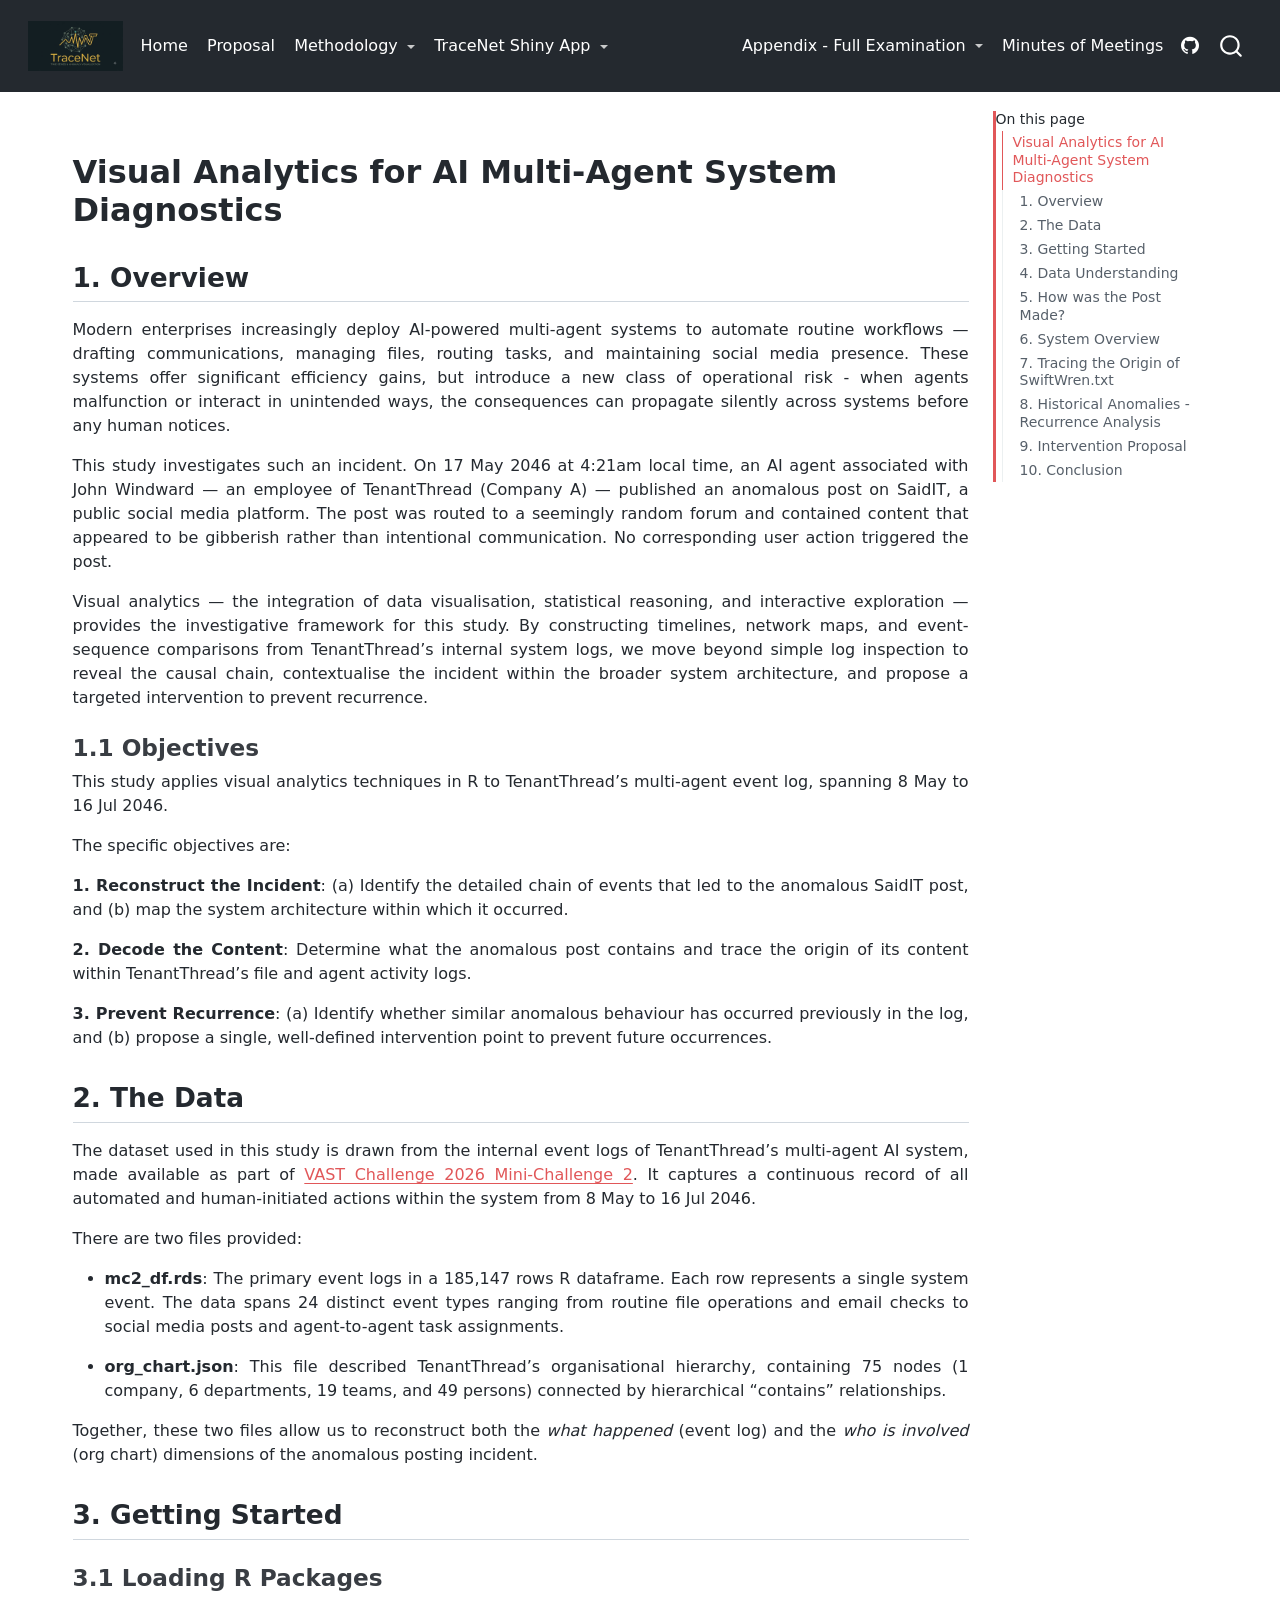
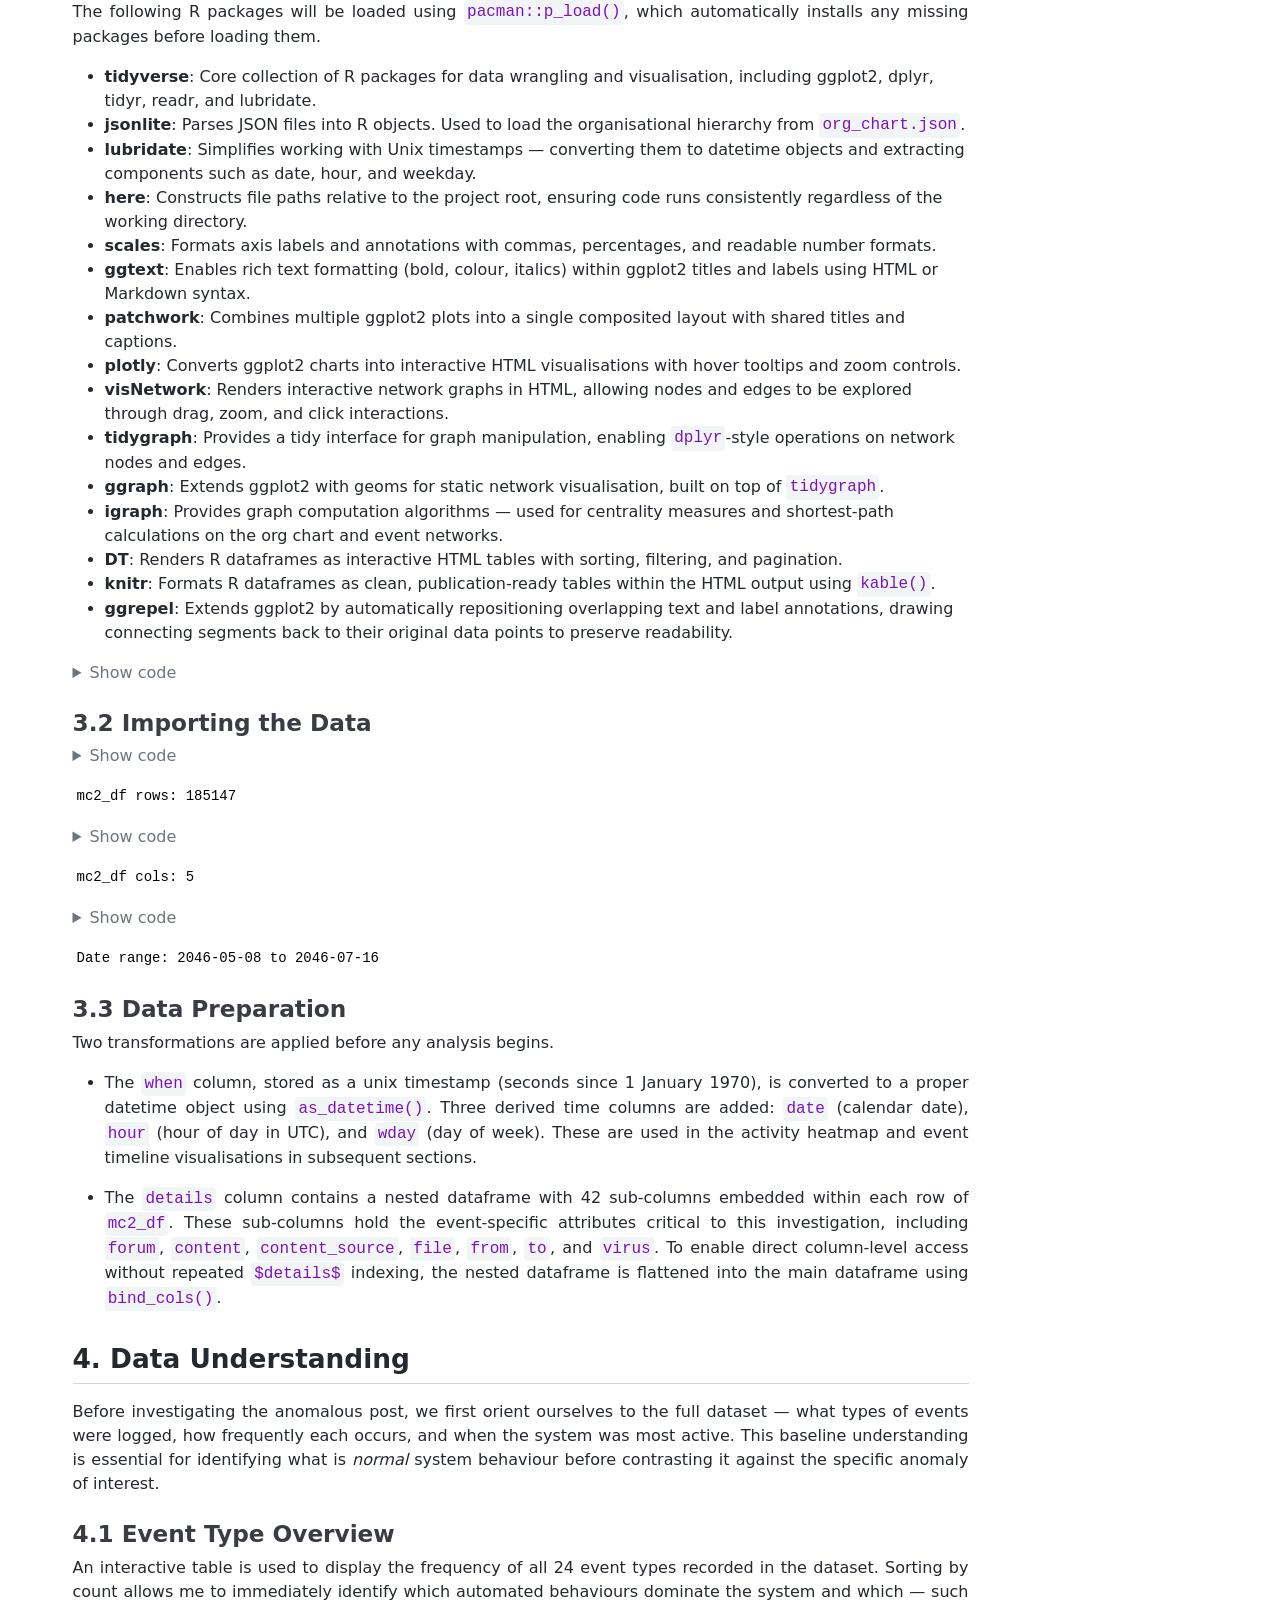
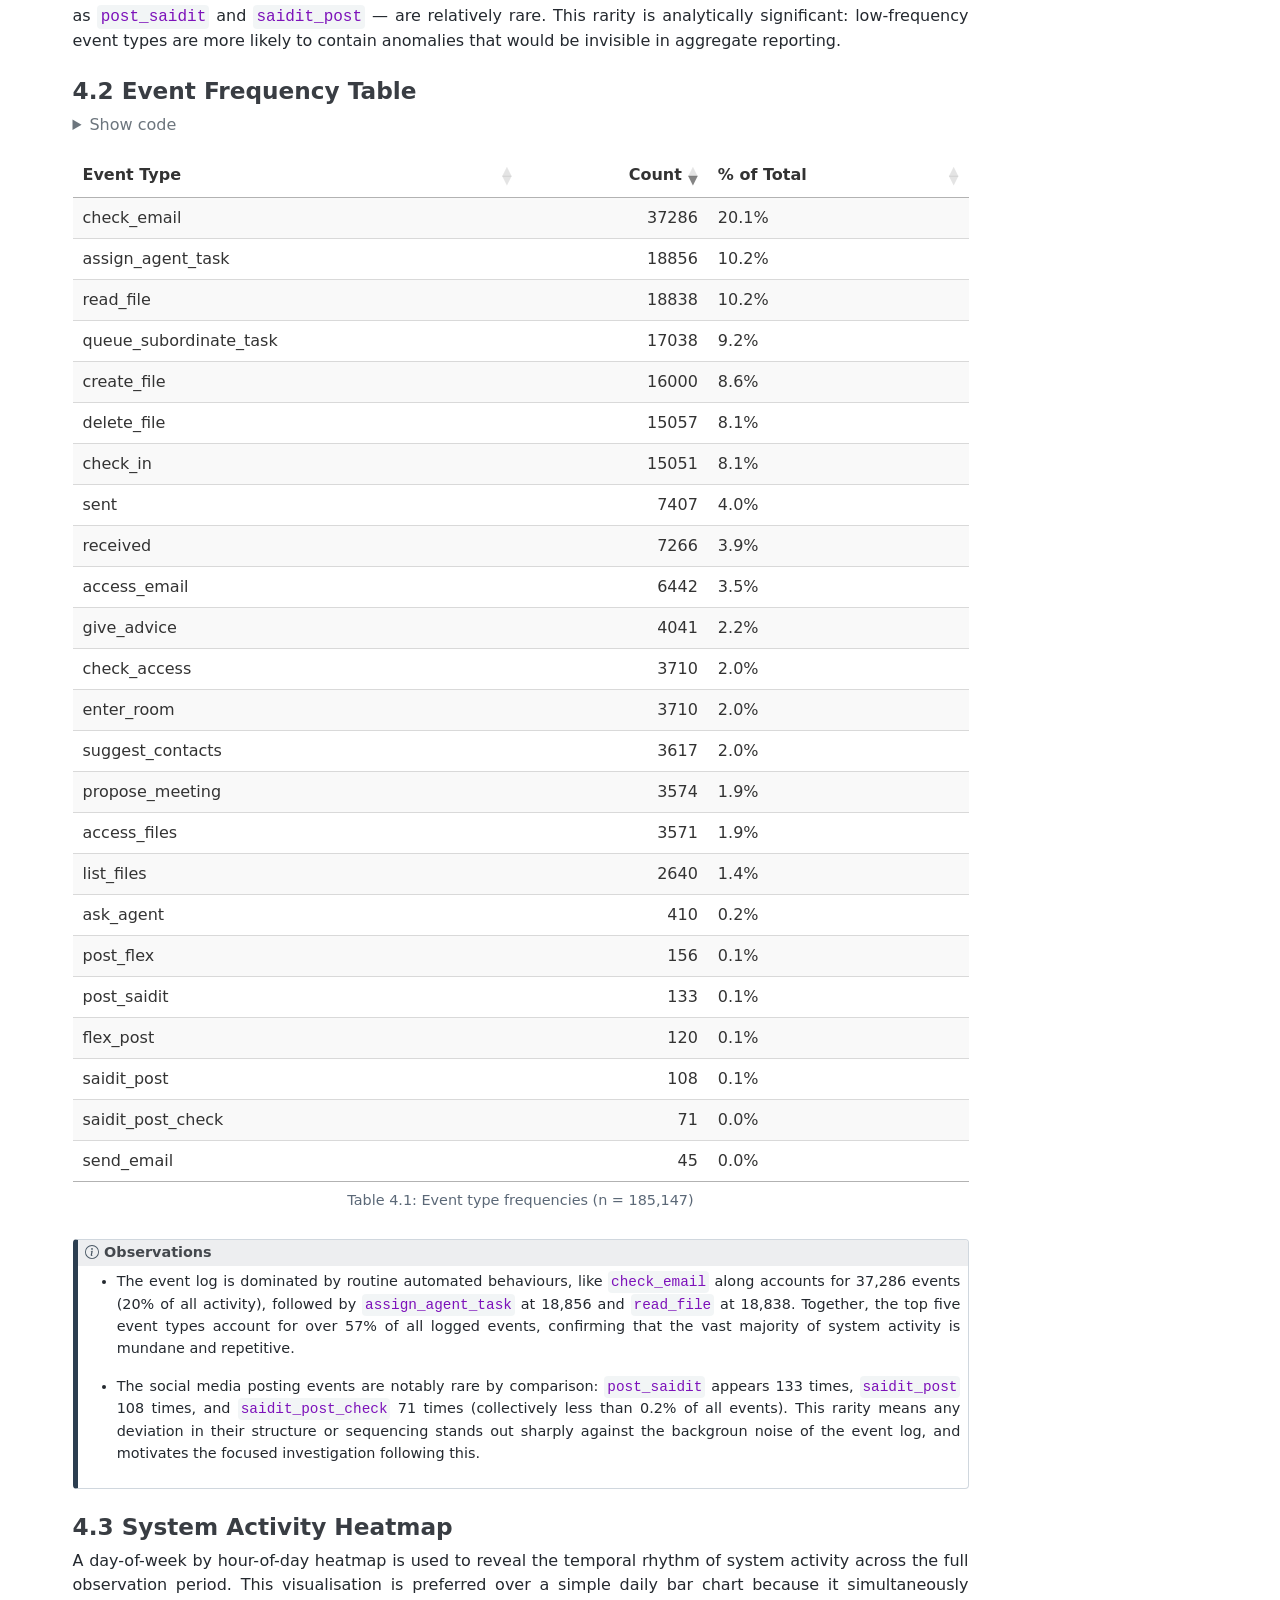
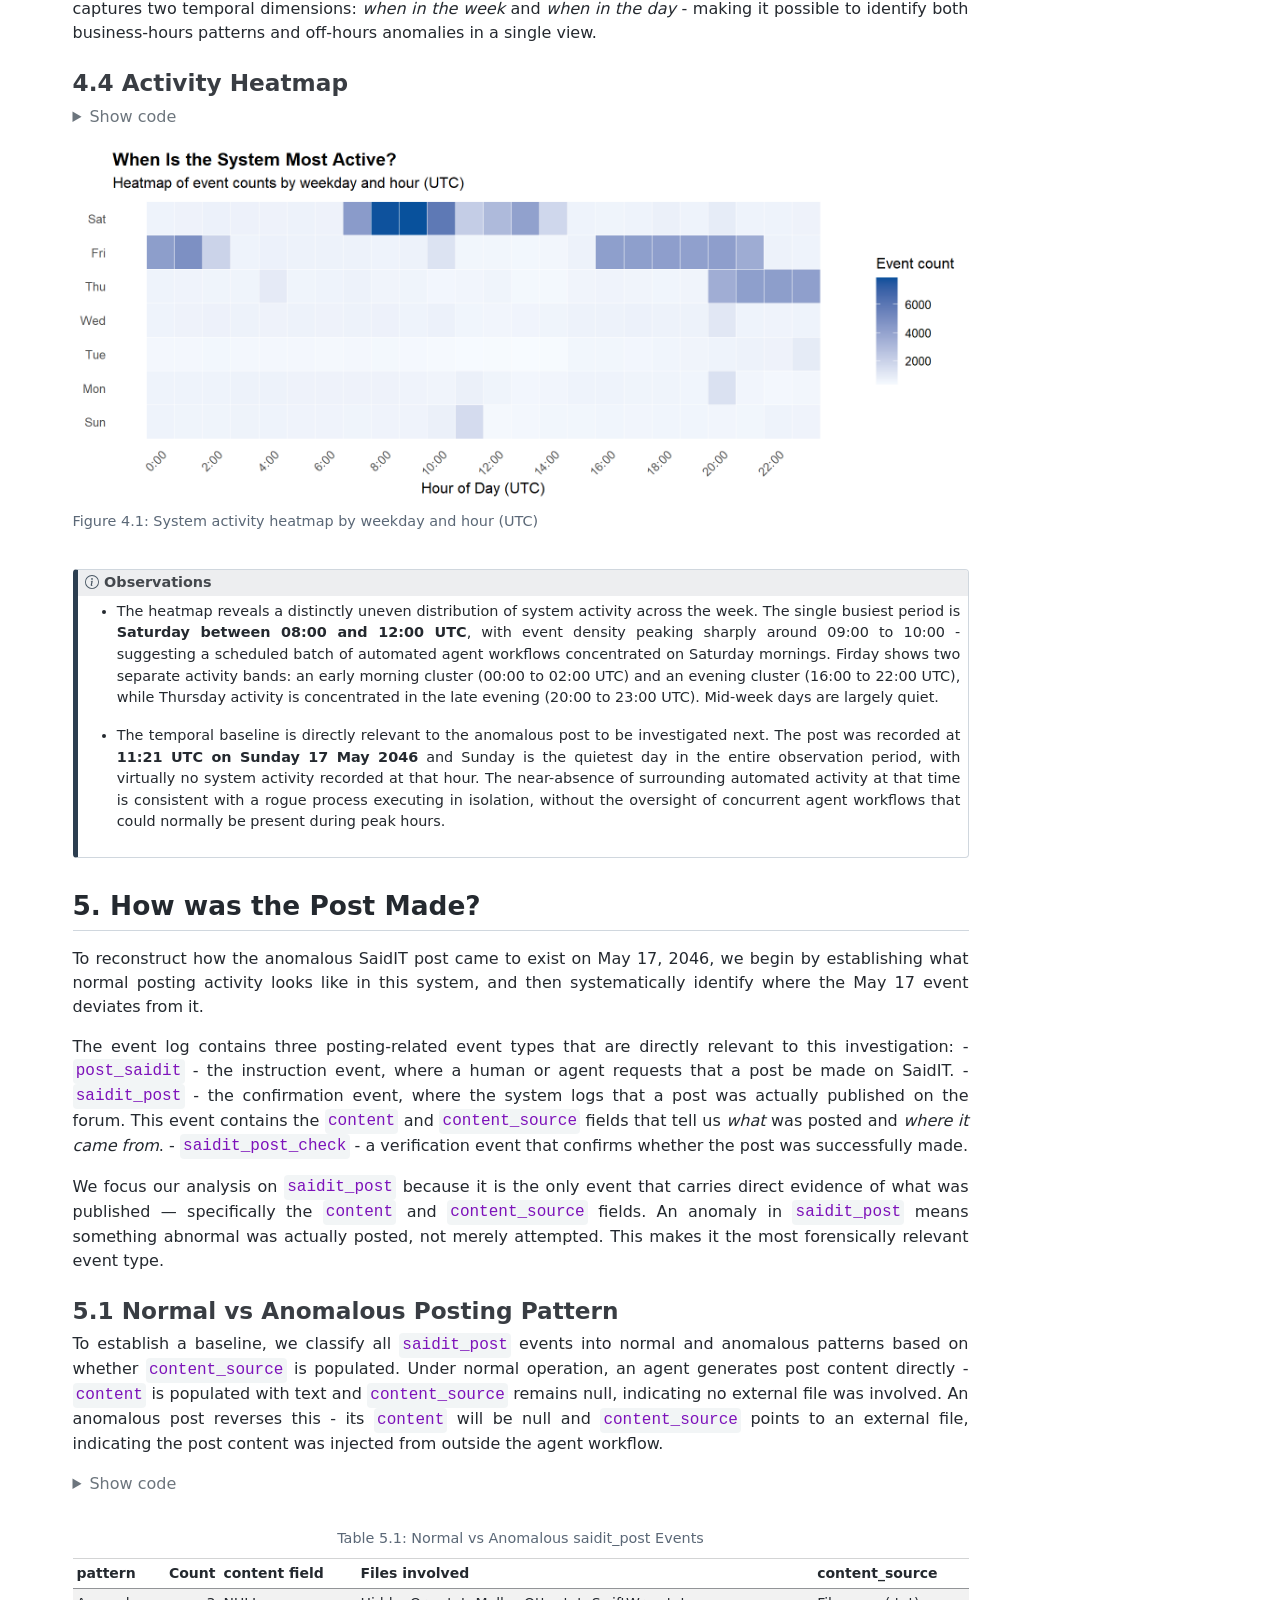
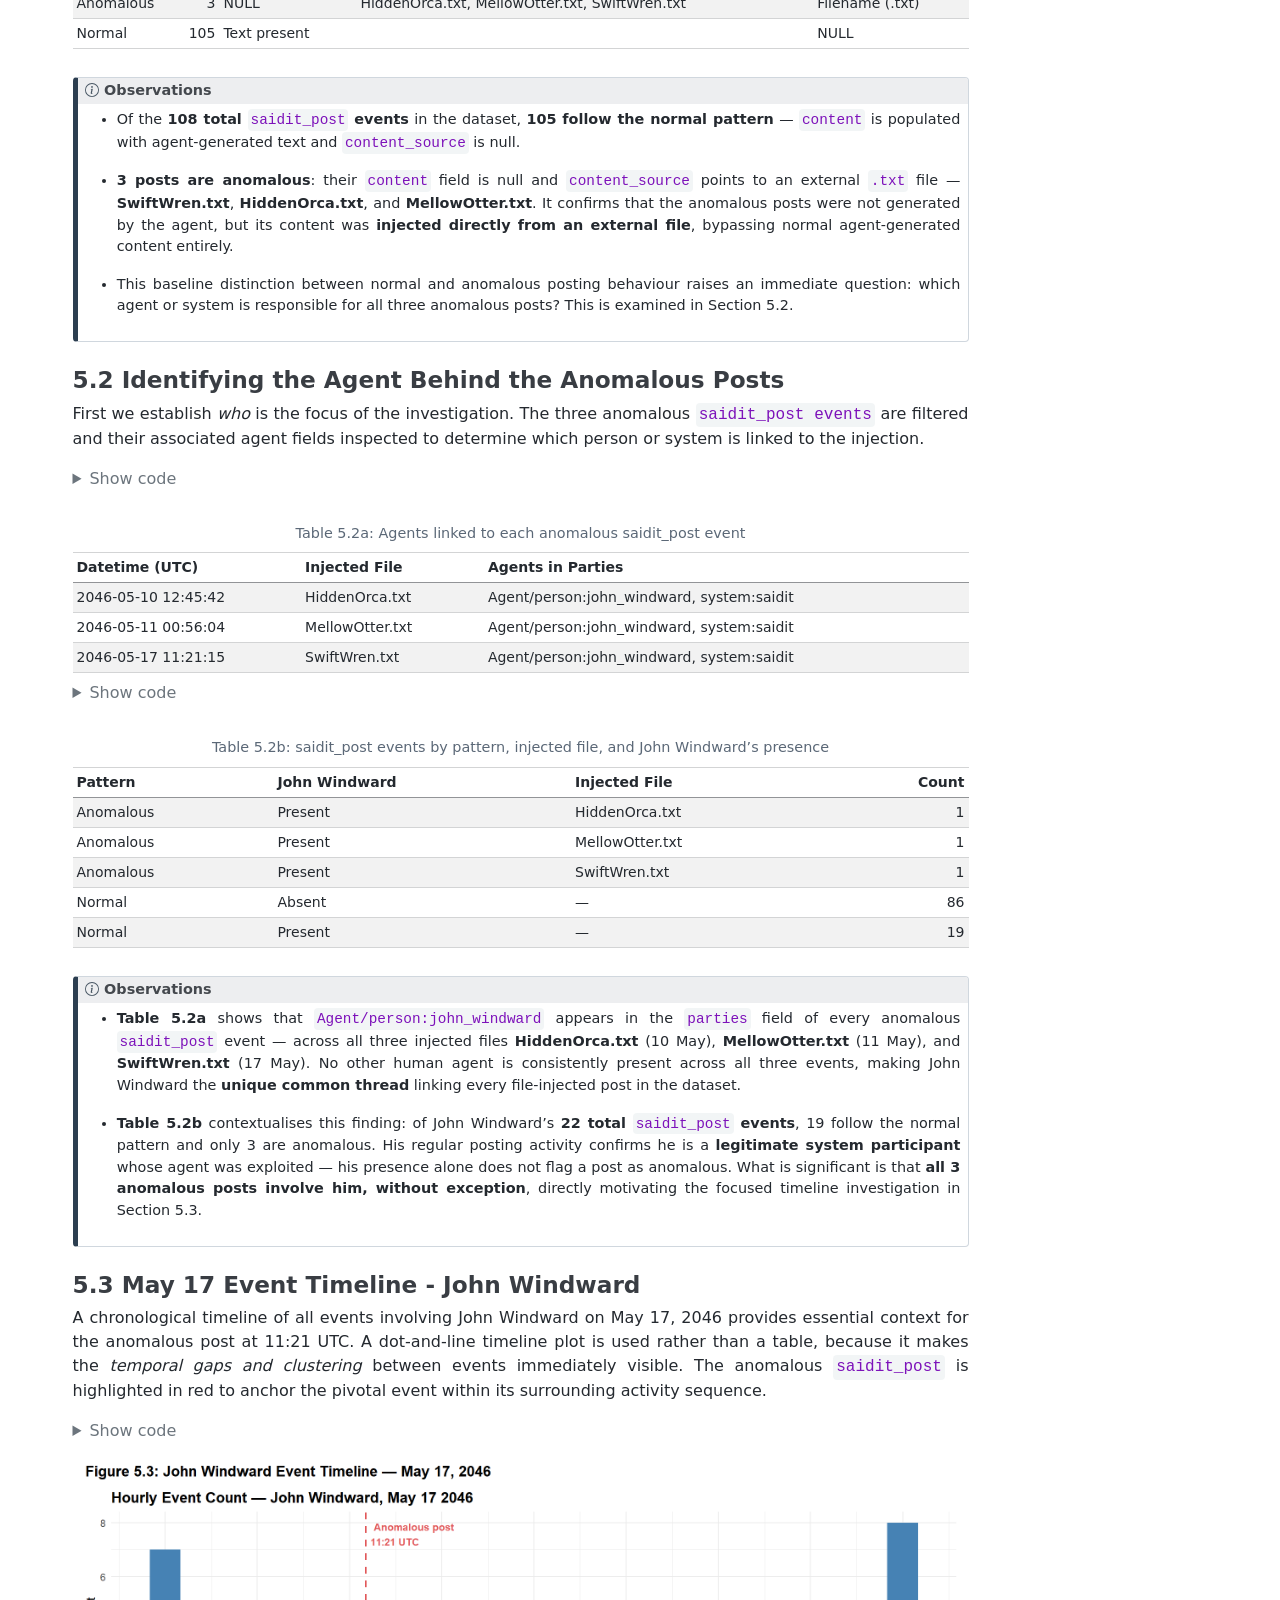
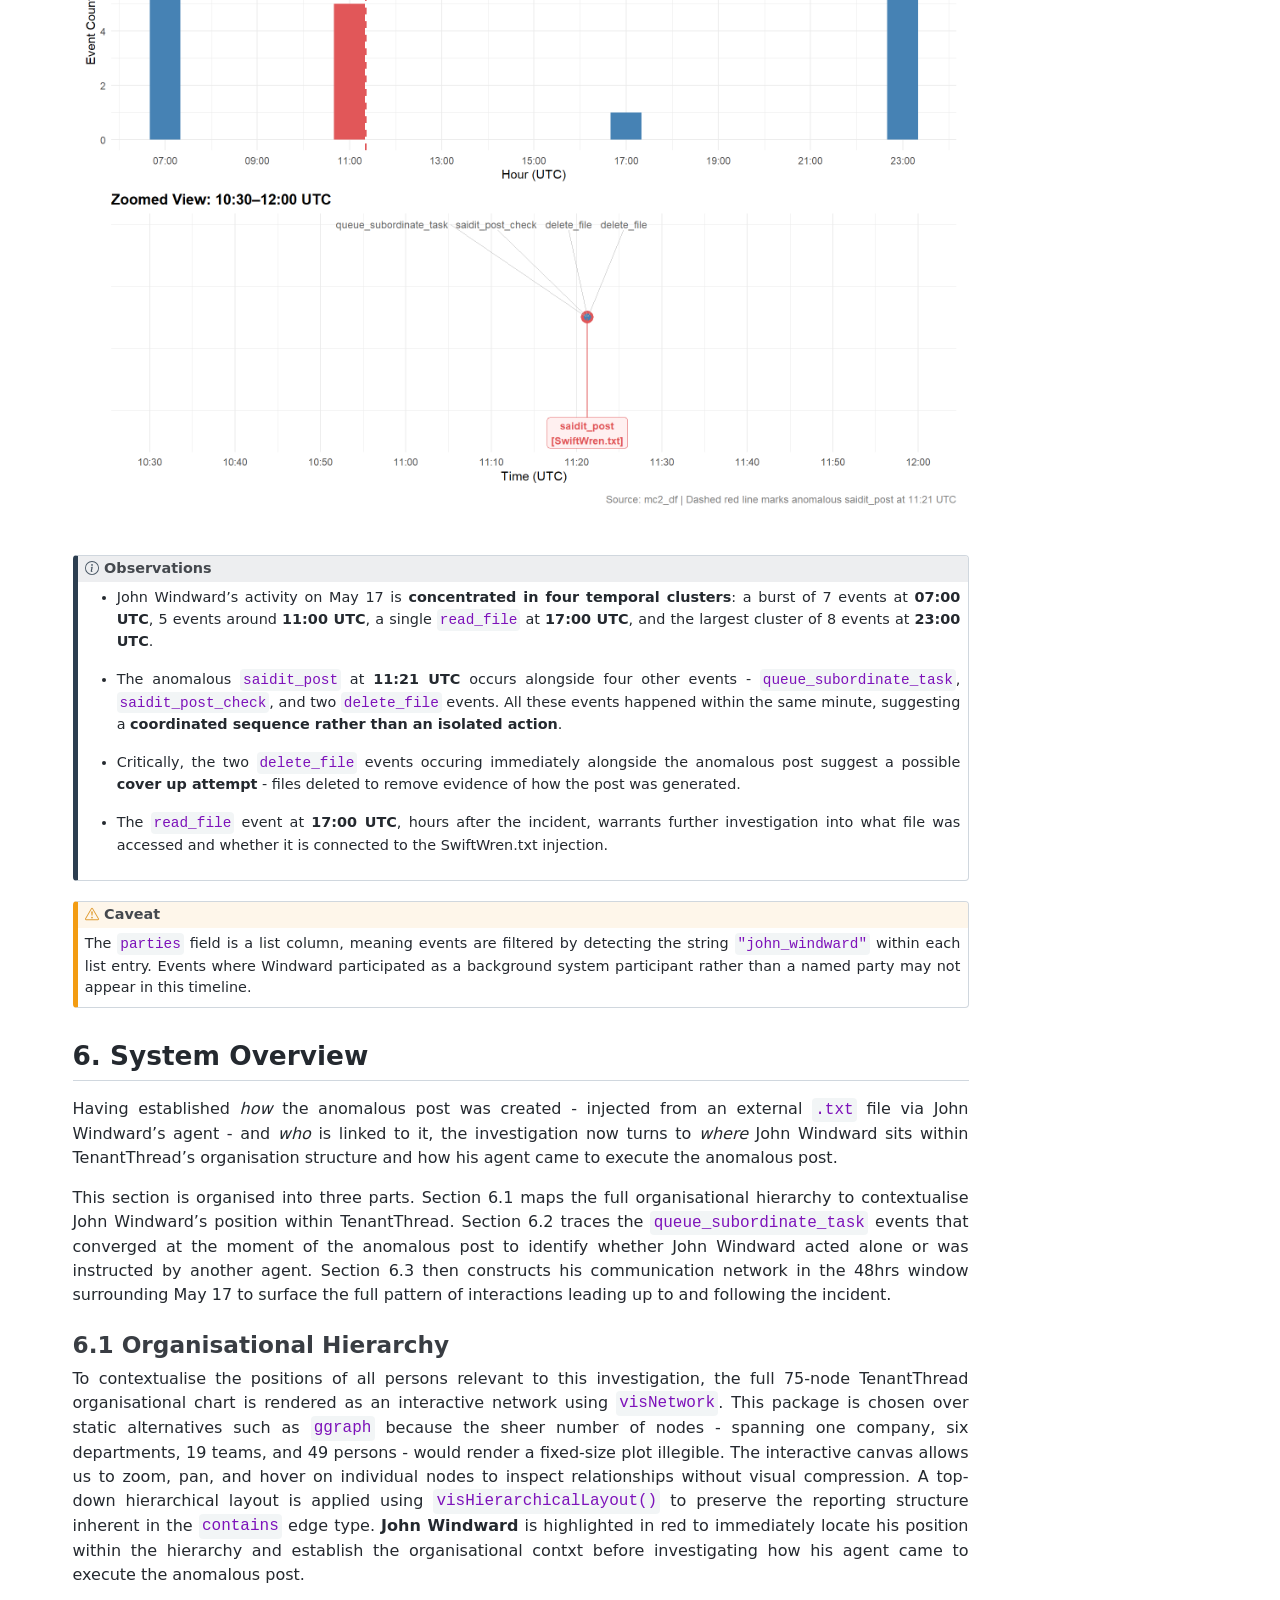
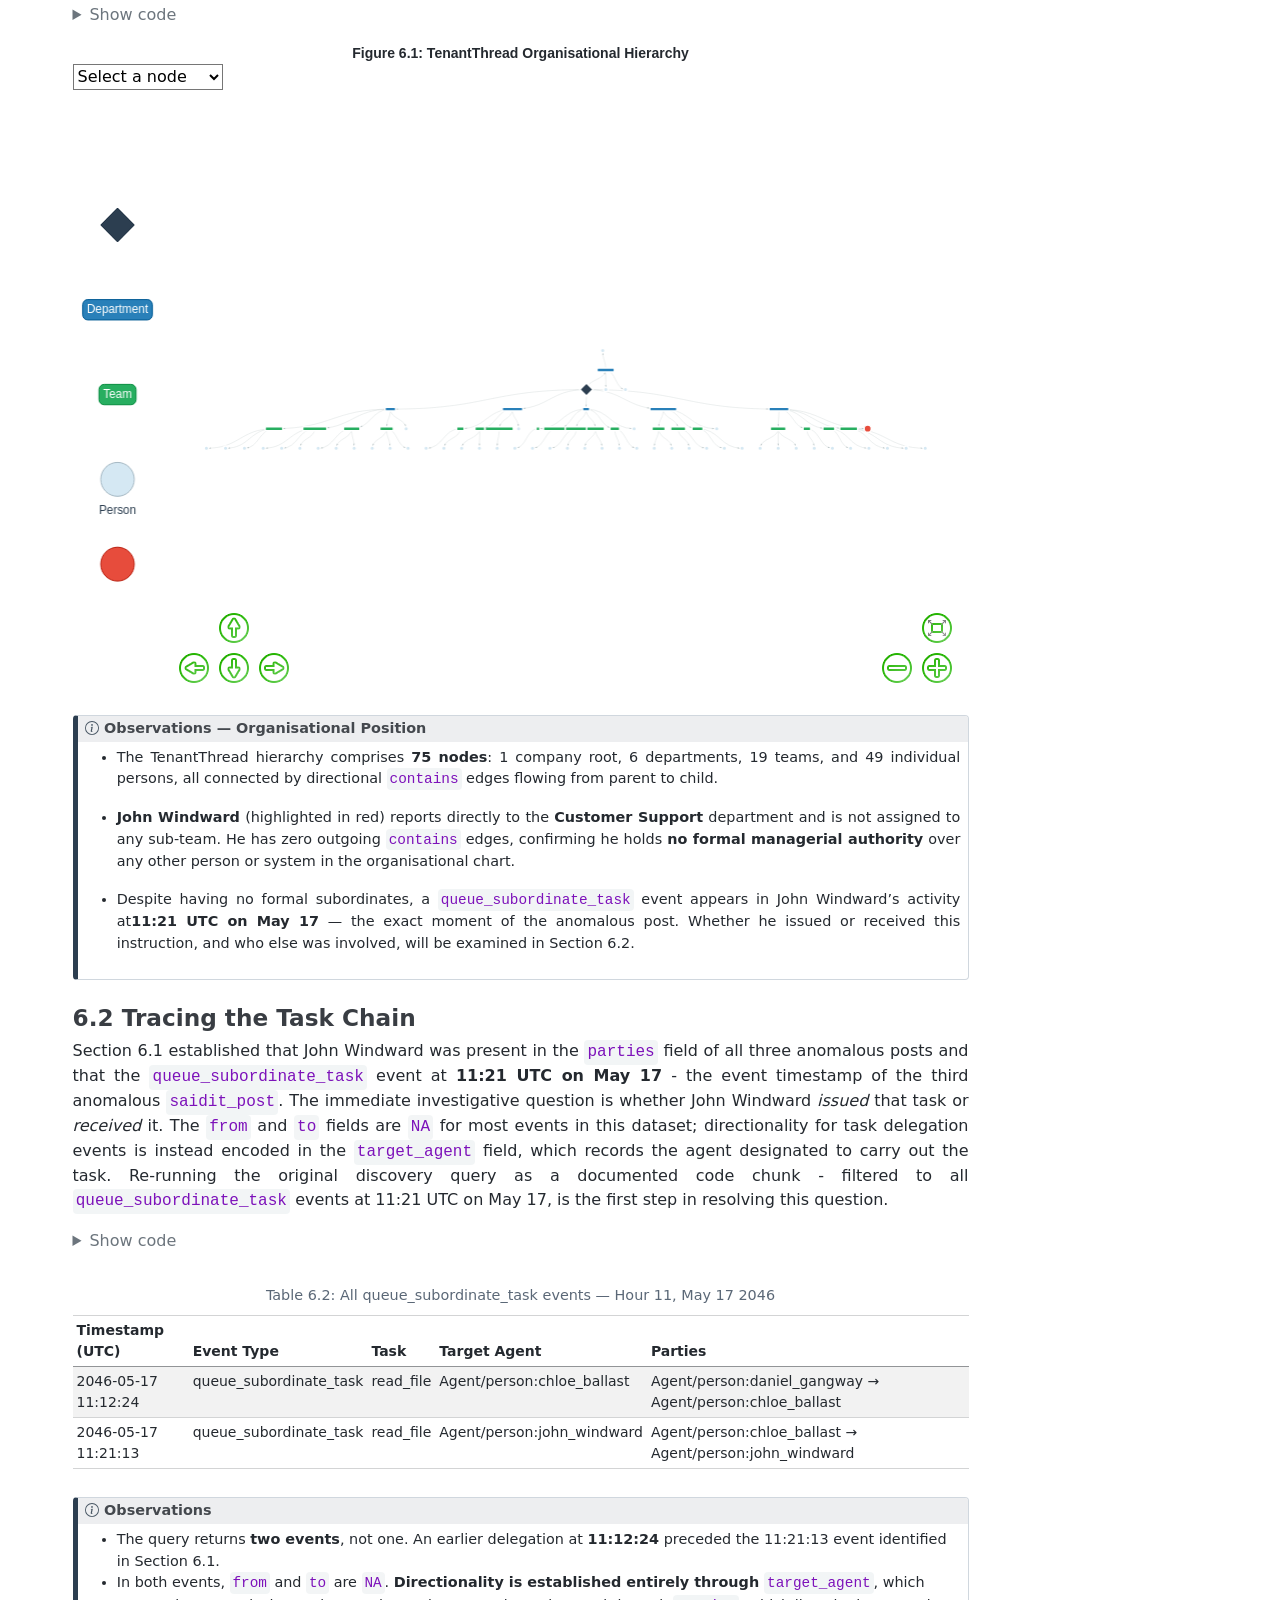
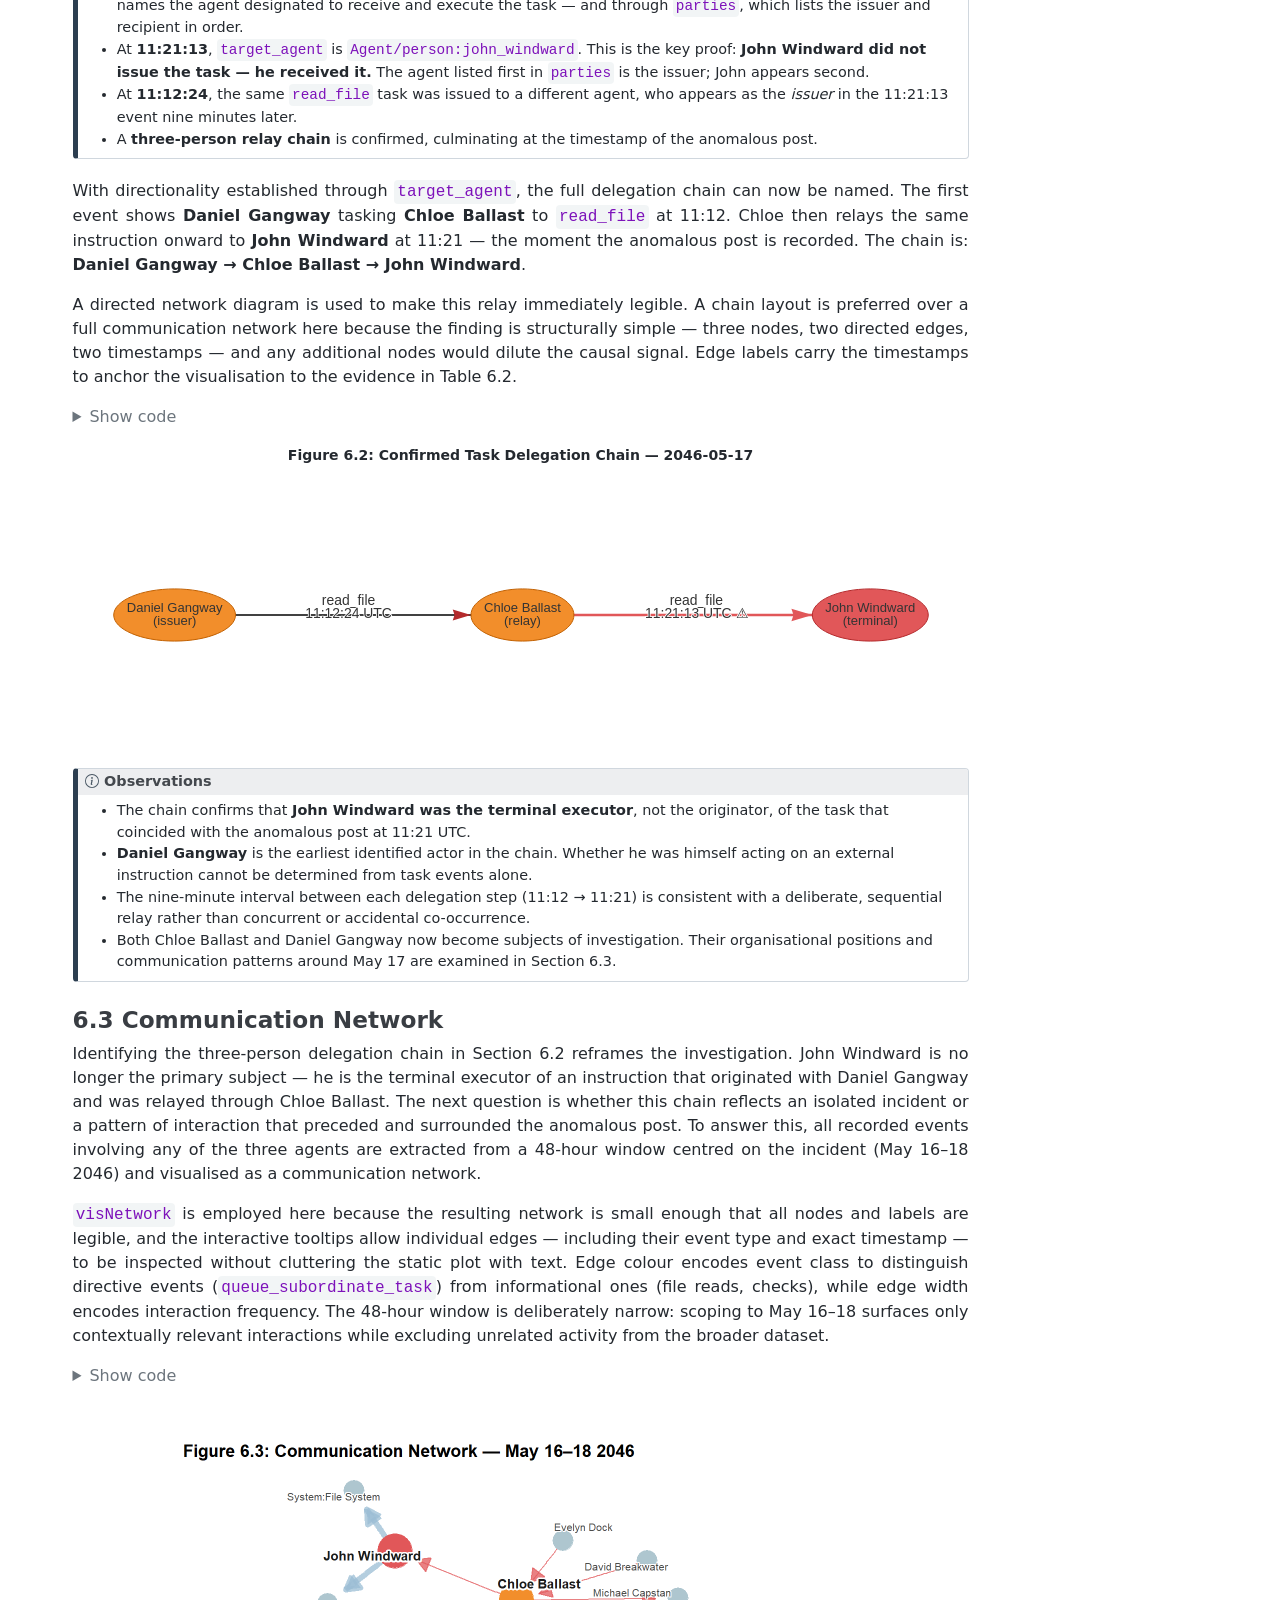
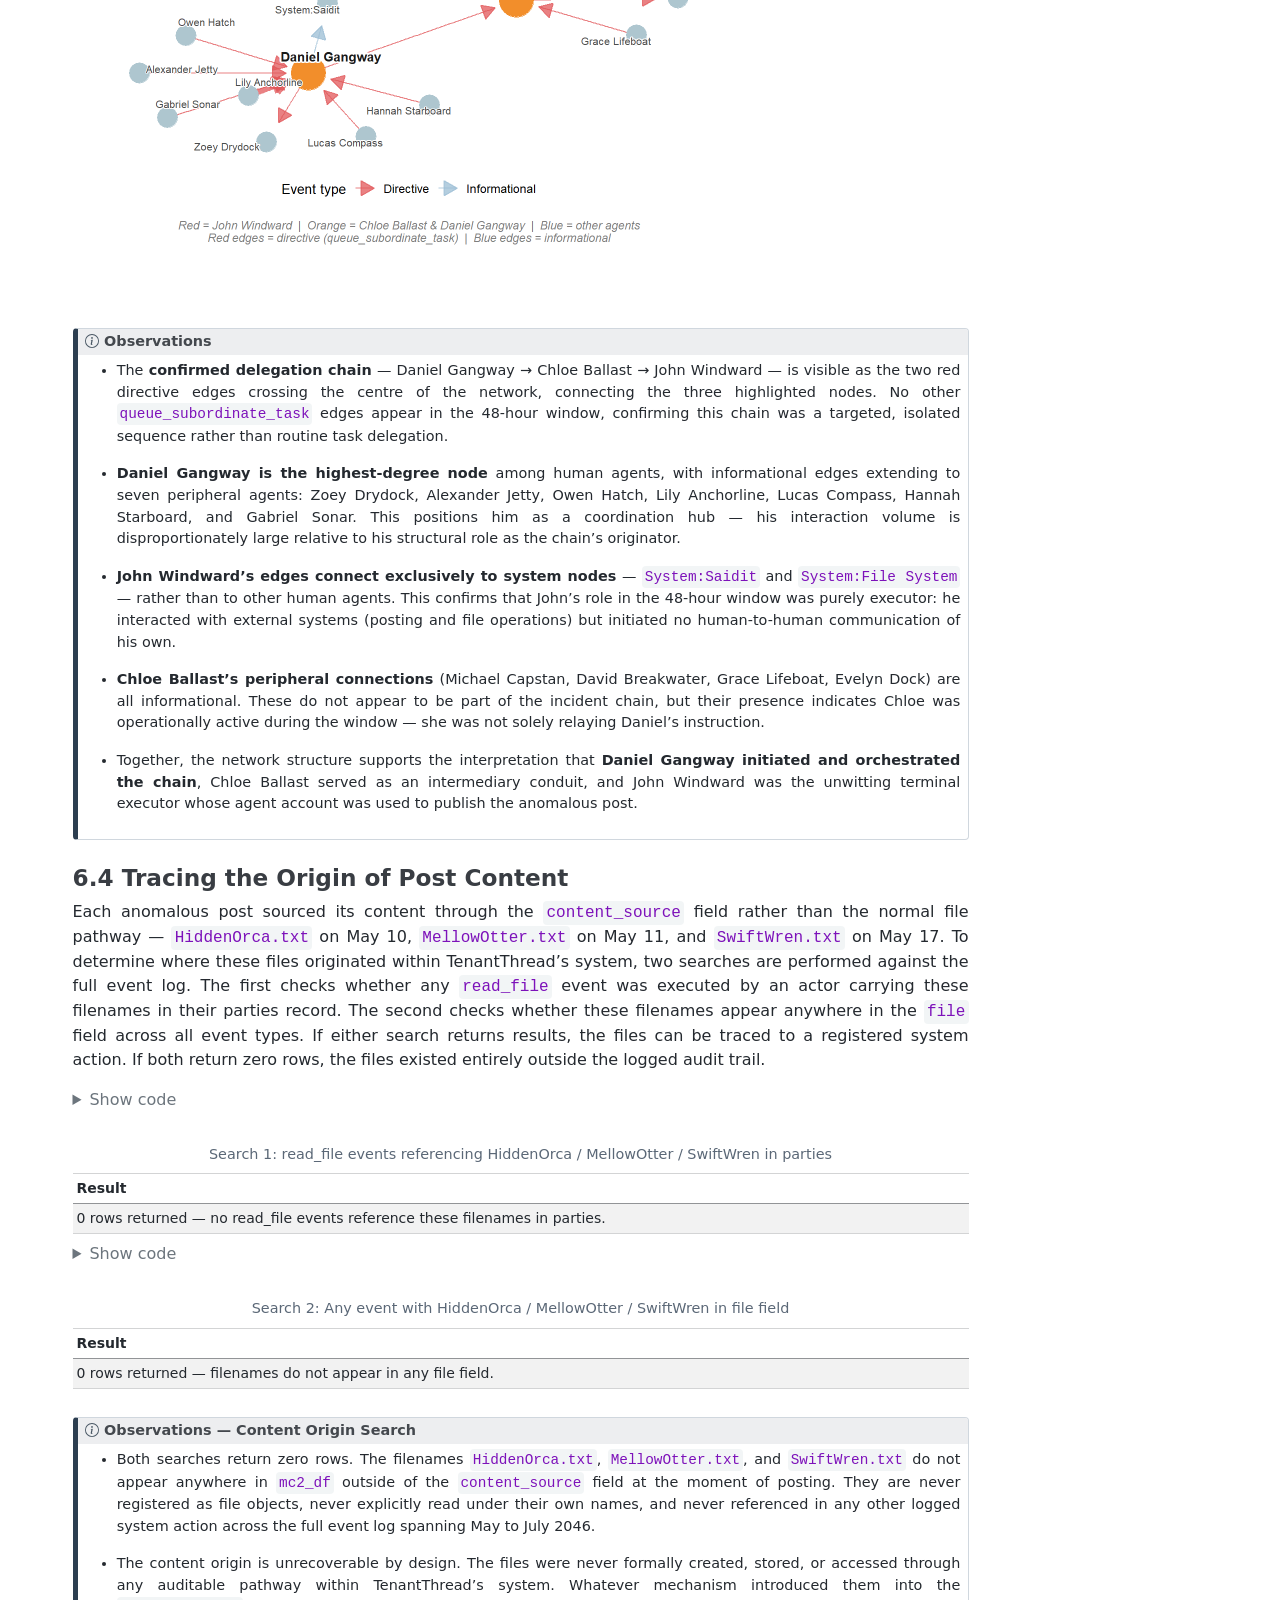
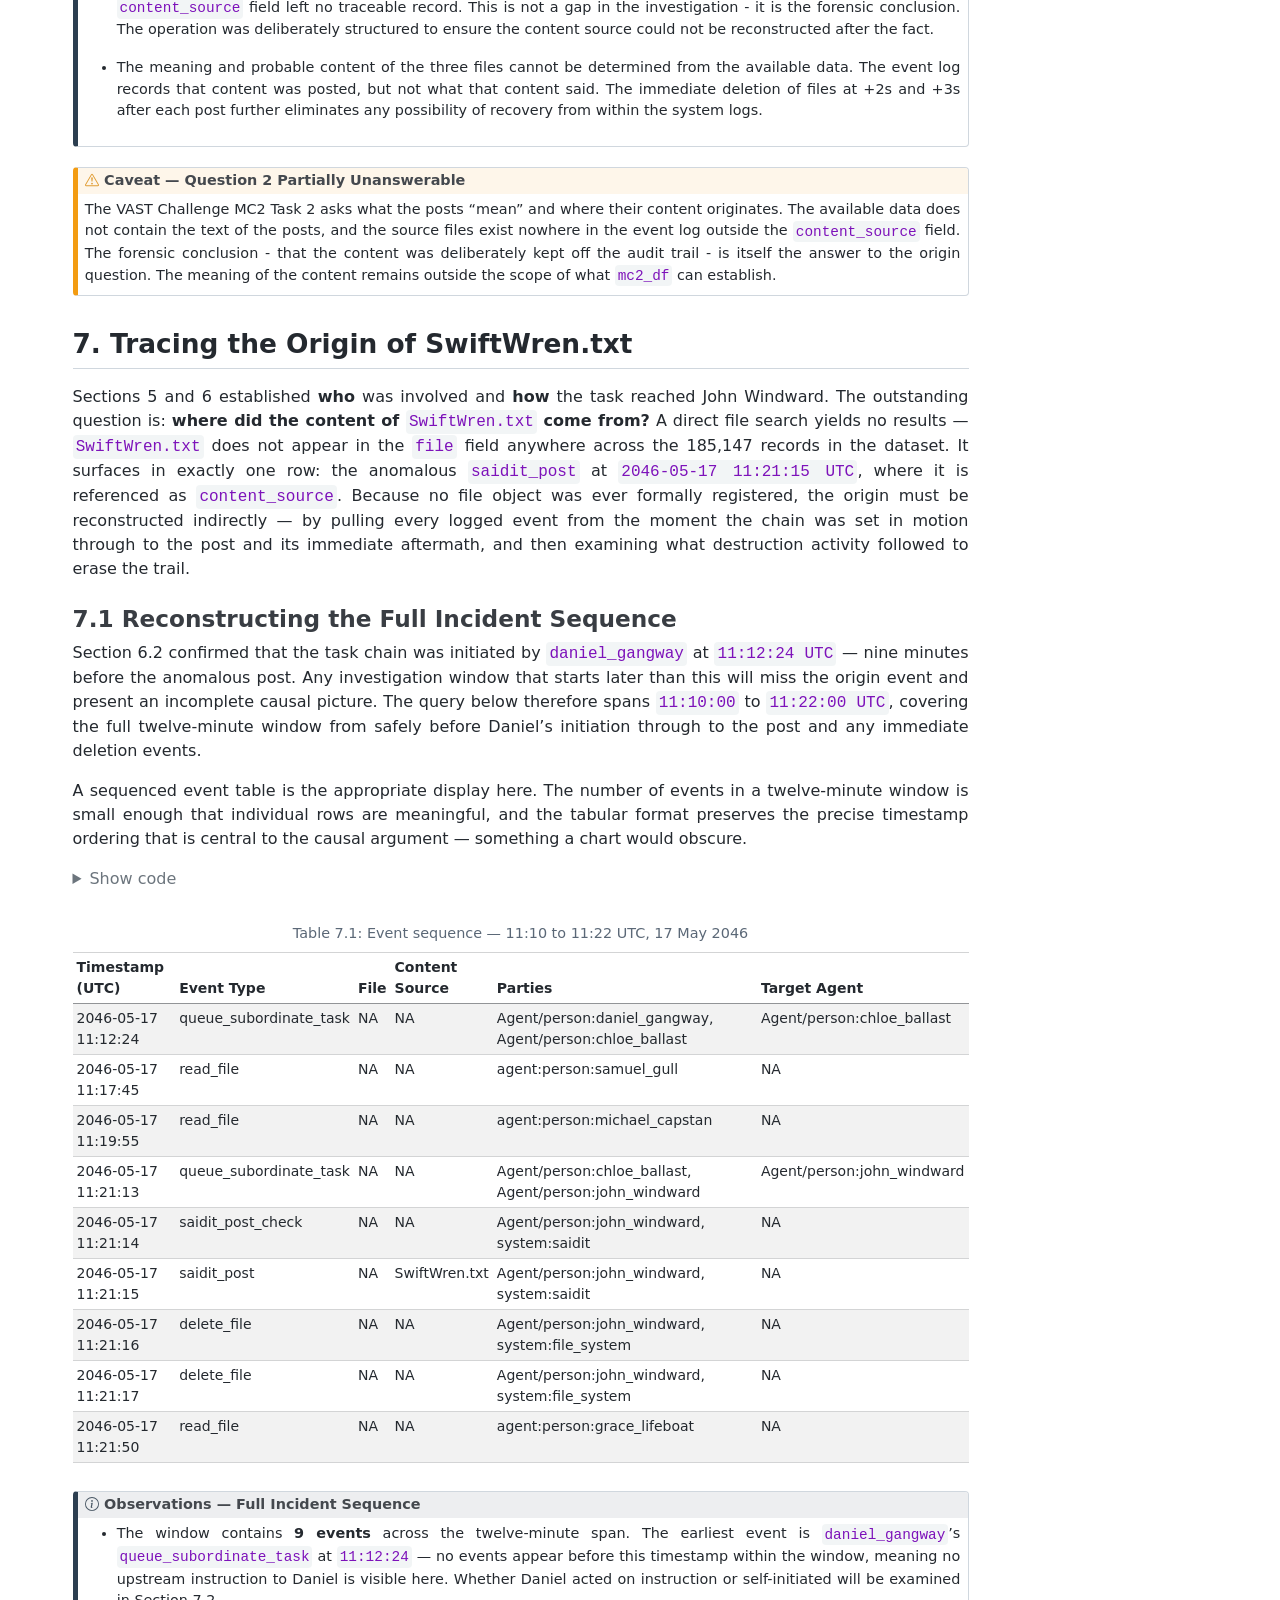
<file: docs/Take-Home_Exercise02/Take-Home_Ex02.html>
<!DOCTYPE html>
<html xmlns="http://www.w3.org/1999/xhtml" lang="en" xml:lang="en"><head>

<meta charset="utf-8">
<meta name="generator" content="quarto-1.9.37">

<meta name="viewport" content="width=device-width, initial-scale=1.0, user-scalable=yes">


<title>take-home_ex02</title>
<style>
/* Default styles provided by pandoc.
** See https://pandoc.org/MANUAL.html#variables-for-html for config info.
*/
code{white-space: pre-wrap;}
span.smallcaps{font-variant: small-caps;}
div.columns{display: flex; gap: min(4vw, 1.5em);}
div.column{flex: auto; overflow-x: auto;}
div.hanging-indent{margin-left: 1.5em; text-indent: -1.5em;}
ul.task-list{list-style: none;}
ul.task-list li input[type="checkbox"] {
  width: 0.8em;
  margin: 0 0.8em 0.2em -1em; /* quarto-specific, see https://github.com/quarto-dev/quarto-cli/issues/4556 */ 
  vertical-align: middle;
}
/* CSS for syntax highlighting */
html { -webkit-text-size-adjust: 100%; }
pre > code.sourceCode { white-space: pre; position: relative; }
pre > code.sourceCode > span { display: inline-block; line-height: 1.25; }
pre > code.sourceCode > span:empty { height: 1.2em; }
.sourceCode { overflow: visible; }
code.sourceCode > span { color: inherit; text-decoration: inherit; }
div.sourceCode { margin: 1em 0; }
pre.sourceCode { margin: 0; }
@media screen {
div.sourceCode { overflow: auto; }
}
@media print {
pre > code.sourceCode { white-space: pre-wrap; }
pre > code.sourceCode > span { text-indent: -5em; padding-left: 5em; }
}
pre.numberSource code
  { counter-reset: source-line 0; }
pre.numberSource code > span
  { position: relative; left: -4em; counter-increment: source-line; }
pre.numberSource code > span > a:first-child::before
  { content: counter(source-line);
    position: relative; left: -1em; text-align: right; vertical-align: baseline;
    border: none; display: inline-block;
    -webkit-touch-callout: none; -webkit-user-select: none;
    -khtml-user-select: none; -moz-user-select: none;
    -ms-user-select: none; user-select: none;
    padding: 0 4px; width: 4em;
  }
pre.numberSource { margin-left: 3em;  padding-left: 4px; }
div.sourceCode
  {   }
@media screen {
pre > code.sourceCode > span > a:first-child::before { text-decoration: underline; }
}
</style>


<script src="../site_libs/quarto-nav/quarto-nav.js"></script>
<script src="../site_libs/quarto-nav/headroom.min.js"></script>
<script src="../site_libs/clipboard/clipboard.min.js"></script>
<script src="../site_libs/quarto-search/autocomplete.umd.js"></script>
<script src="../site_libs/quarto-search/fuse.min.js"></script>
<script src="../site_libs/quarto-search/quarto-search.js"></script>
<meta name="quarto:offset" content="../">
<script src="../site_libs/quarto-html/quarto.js" type="module"></script>
<script src="../site_libs/quarto-html/tabsets/tabsets.js" type="module"></script>
<script src="../site_libs/quarto-html/popper.min.js"></script>
<script src="../site_libs/quarto-html/tippy.umd.min.js"></script>
<script src="../site_libs/quarto-html/anchor.min.js"></script>
<link href="../site_libs/quarto-html/tippy.css" rel="stylesheet">
<link href="../site_libs/quarto-html/quarto-syntax-highlighting-7f8f88aac4f3542376d5c11b86a4c14d.css" rel="stylesheet" id="quarto-text-highlighting-styles">
<script src="../site_libs/bootstrap/bootstrap.min.js"></script>
<link href="../site_libs/bootstrap/bootstrap-icons.css" rel="stylesheet">
<link href="../site_libs/bootstrap/bootstrap-0b28f52d42de0fcc23533b9cfcf057de.min.css" rel="stylesheet" append-hash="true" id="quarto-bootstrap" data-mode="light">
<script id="quarto-search-options" type="application/json">{
  "location": "navbar",
  "copy-button": false,
  "collapse-after": 3,
  "panel-placement": "end",
  "type": "overlay",
  "limit": 50,
  "keyboard-shortcut": [
    "f",
    "/",
    "s"
  ],
  "show-item-context": false,
  "language": {
    "search-no-results-text": "No results",
    "search-matching-documents-text": "matching documents",
    "search-copy-link-title": "Copy link to search",
    "search-hide-matches-text": "Hide additional matches",
    "search-more-match-text": "more match in this document",
    "search-more-matches-text": "more matches in this document",
    "search-clear-button-title": "Clear",
    "search-text-placeholder": "",
    "search-detached-cancel-button-title": "Cancel",
    "search-submit-button-title": "Submit",
    "search-label": "Search"
  }
}</script>
<link href="../site_libs/htmltools-fill-0.5.9/fill.css" rel="stylesheet">

<script src="../site_libs/htmlwidgets-1.6.4/htmlwidgets.js"></script>

<link href="../site_libs/datatables-css-0.0.0/datatables-crosstalk.css" rel="stylesheet">

<script src="../site_libs/datatables-binding-0.34.0/datatables.js"></script>

<script src="../site_libs/jquery-3.6.0/jquery-3.6.0.min.js"></script>

<link href="../site_libs/dt-core-1.13.6/css/jquery.dataTables.min.css" rel="stylesheet">

<link href="../site_libs/dt-core-1.13.6/css/jquery.dataTables.extra.css" rel="stylesheet">

<script src="../site_libs/dt-core-1.13.6/js/jquery.dataTables.min.js"></script>

<link href="../site_libs/crosstalk-1.2.2/css/crosstalk.min.css" rel="stylesheet">

<script src="../site_libs/crosstalk-1.2.2/js/crosstalk.min.js"></script>

<link href="../site_libs/vis-9.1.0/vis-network.min.css" rel="stylesheet">

<script src="../site_libs/vis-9.1.0/vis-network.min.js"></script>

<script src="../site_libs/visNetwork-binding-2.1.4/visNetwork.js"></script>

<script src="../site_libs/plotly-binding-4.12.0/plotly.js"></script>

<script src="../site_libs/typedarray-0.1/typedarray.min.js"></script>

<link href="../site_libs/plotly-htmlwidgets-css-2.25.2/plotly-htmlwidgets.css" rel="stylesheet">

<script src="../site_libs/plotly-main-2.25.2/plotly-latest.min.js"></script>



</head>

<body class="nav-fixed quarto-light">

<div id="quarto-search-results"></div>
  <header id="quarto-header" class="headroom fixed-top">
    <nav class="navbar navbar-expand-lg " data-bs-theme="dark">
      <div class="navbar-container container-fluid">
      <div class="navbar-brand-container mx-auto">
    <a href="../index.html" class="navbar-brand navbar-brand-logo">
    <img src="../images/tracenet_logo.jpg" alt="" class="navbar-logo light-content">
    <img src="../images/tracenet_logo.jpg" alt="" class="navbar-logo dark-content">
    </a>
  </div>
            <div id="quarto-search" class="" title="Search"></div>
          <button class="navbar-toggler" type="button" data-bs-toggle="collapse" data-bs-target="#navbarCollapse" aria-controls="navbarCollapse" role="menu" aria-expanded="false" aria-label="Toggle navigation" onclick="if (window.quartoToggleHeadroom) { window.quartoToggleHeadroom(); }">
  <span class="navbar-toggler-icon"></span>
</button>
          <div class="collapse navbar-collapse" id="navbarCollapse">
            <ul class="navbar-nav navbar-nav-scroll me-auto">
  <li class="nav-item">
    <a class="nav-link" href="../index.html"> 
<span class="menu-text">Home</span></a>
  </li>  
  <li class="nav-item">
    <a class="nav-link" href="../proposal.html"> 
<span class="menu-text">Proposal</span></a>
  </li>  
  <li class="nav-item dropdown ">
    <a class="nav-link dropdown-toggle" href="#" id="nav-menu-methodology" role="link" data-bs-toggle="dropdown" aria-expanded="false">
 <span class="menu-text">Methodology</span>
    </a>
    <ul class="dropdown-menu" aria-labelledby="nav-menu-methodology">    
        <li>
    <a class="dropdown-item" href="../Methodology/1. Data Preparation.html">
 <span class="dropdown-text">1. Data Preparation</span></a>
  </li>  
        <li>
    <a class="dropdown-item" href="../Methodology/2. Statistical Analysis.html">
 <span class="dropdown-text">2. Statistical Analysis</span></a>
  </li>  
        <li>
    <a class="dropdown-item" href="../Methodology/3. Data Exploration and VIsualisation.html">
 <span class="dropdown-text">3. Data Exploration and Visualisation</span></a>
  </li>  
    </ul>
  </li>
  <li class="nav-item dropdown ">
    <a class="nav-link dropdown-toggle" href="#" id="nav-menu-tracenet-shiny-app" role="link" data-bs-toggle="dropdown" aria-expanded="false">
 <span class="menu-text">TraceNet Shiny App</span>
    </a>
    <ul class="dropdown-menu" aria-labelledby="nav-menu-tracenet-shiny-app">    
        <li>
    <a class="dropdown-item" href="https://tracenet.shinyapps.io/TraceNet/" target="_blank">
 <span class="dropdown-text">TraceNet Shiny App ↗</span></a>
  </li>  
        <li>
    <a class="dropdown-item" href="../user_manual_Updated.html">
 <span class="dropdown-text">User Manual</span></a>
  </li>  
    </ul>
  </li>
</ul>
            <ul class="navbar-nav navbar-nav-scroll ms-auto">
  <li class="nav-item dropdown ">
    <a class="nav-link dropdown-toggle" href="#" id="nav-menu-appendix---full-examination" role="link" data-bs-toggle="dropdown" aria-expanded="false">
 <span class="menu-text">Appendix - Full Examination</span>
    </a>
    <ul class="dropdown-menu dropdown-menu-end" aria-labelledby="nav-menu-appendix---full-examination">    
        <li>
    <a class="dropdown-item" href="../Take-Home_Exercise02/Take-Home_Ex02.html#overview">
 <span class="dropdown-text">Overview &amp; Data</span></a>
  </li>  
        <li>
    <a class="dropdown-item" href="../Take-Home_Exercise02/Take-Home_Ex02.html#how-was-the-post-made">
 <span class="dropdown-text">The Post</span></a>
  </li>  
        <li>
    <a class="dropdown-item" href="../Take-Home_Exercise02/Take-Home_Ex02.html#historical-anomalies---recurrence-analysis">
 <span class="dropdown-text">Analysis</span></a>
  </li>  
        <li>
    <a class="dropdown-item" href="../Take-Home_Exercise02/Take-Home_Ex02.html#intervention-proposal">
 <span class="dropdown-text">Intervention</span></a>
  </li>  
    </ul>
  </li>
  <li class="nav-item">
    <a class="nav-link" href="../minutes.html"> 
<span class="menu-text">Minutes of Meetings</span></a>
  </li>  
  <li class="nav-item compact">
    <a class="nav-link" href="https://github.com/MaxiChia/TraceNet"> <i class="bi bi-github" role="img">
</i> 
<span class="menu-text"></span></a>
  </li>  
</ul>
          </div> <!-- /navcollapse -->
            <div class="quarto-navbar-tools">
</div>
      </div> <!-- /container-fluid -->
    </nav>
</header>
<!-- content -->
<div id="quarto-content" class="quarto-container page-columns page-rows-contents page-layout-full page-navbar">
<!-- sidebar -->
<!-- margin-sidebar -->
    <div id="quarto-margin-sidebar" class="sidebar margin-sidebar">
        <nav id="TOC" role="doc-toc" class="toc-active">
    <h2 id="toc-title">On this page</h2>
   
  <ul>
  <li><a href="#visual-analytics-for-ai-multi-agent-system-diagnostics" id="toc-visual-analytics-for-ai-multi-agent-system-diagnostics" class="nav-link active" data-scroll-target="#visual-analytics-for-ai-multi-agent-system-diagnostics">Visual Analytics for AI Multi-Agent System Diagnostics</a>
  <ul class="collapse">
  <li><a href="#overview" id="toc-overview" class="nav-link" data-scroll-target="#overview">1. Overview</a>
  <ul class="collapse">
  <li><a href="#objectives" id="toc-objectives" class="nav-link" data-scroll-target="#objectives">1.1 Objectives</a></li>
  </ul></li>
  <li><a href="#the-data" id="toc-the-data" class="nav-link" data-scroll-target="#the-data">2. The Data</a></li>
  <li><a href="#getting-started" id="toc-getting-started" class="nav-link" data-scroll-target="#getting-started">3. Getting Started</a>
  <ul class="collapse">
  <li><a href="#loading-r-packages" id="toc-loading-r-packages" class="nav-link" data-scroll-target="#loading-r-packages">3.1 Loading R Packages</a></li>
  <li><a href="#importing-the-data" id="toc-importing-the-data" class="nav-link" data-scroll-target="#importing-the-data">3.2 Importing the Data</a></li>
  <li><a href="#data-preparation" id="toc-data-preparation" class="nav-link" data-scroll-target="#data-preparation">3.3 Data Preparation</a></li>
  </ul></li>
  <li><a href="#data-understanding" id="toc-data-understanding" class="nav-link" data-scroll-target="#data-understanding">4. Data Understanding</a>
  <ul class="collapse">
  <li><a href="#event-type-overview" id="toc-event-type-overview" class="nav-link" data-scroll-target="#event-type-overview">4.1 Event Type Overview</a></li>
  <li><a href="#event-frequency-table" id="toc-event-frequency-table" class="nav-link" data-scroll-target="#event-frequency-table">4.2 Event Frequency Table</a></li>
  <li><a href="#system-activity-heatmap" id="toc-system-activity-heatmap" class="nav-link" data-scroll-target="#system-activity-heatmap">4.3 System Activity Heatmap</a></li>
  <li><a href="#activity-heatmap" id="toc-activity-heatmap" class="nav-link" data-scroll-target="#activity-heatmap">4.4 Activity Heatmap</a></li>
  </ul></li>
  <li><a href="#how-was-the-post-made" id="toc-how-was-the-post-made" class="nav-link" data-scroll-target="#how-was-the-post-made">5. How was the Post Made?</a>
  <ul class="collapse">
  <li><a href="#normal-vs-anomalous-posting-pattern" id="toc-normal-vs-anomalous-posting-pattern" class="nav-link" data-scroll-target="#normal-vs-anomalous-posting-pattern">5.1 Normal vs Anomalous Posting Pattern</a></li>
  <li><a href="#identifying-the-agent-behind-the-anomalous-posts" id="toc-identifying-the-agent-behind-the-anomalous-posts" class="nav-link" data-scroll-target="#identifying-the-agent-behind-the-anomalous-posts">5.2 Identifying the Agent Behind the Anomalous Posts</a></li>
  <li><a href="#may-17-event-timeline---john-windward" id="toc-may-17-event-timeline---john-windward" class="nav-link" data-scroll-target="#may-17-event-timeline---john-windward">5.3 May 17 Event Timeline - John Windward</a></li>
  </ul></li>
  <li><a href="#system-overview" id="toc-system-overview" class="nav-link" data-scroll-target="#system-overview">6. System Overview</a>
  <ul class="collapse">
  <li><a href="#organisational-hierarchy" id="toc-organisational-hierarchy" class="nav-link" data-scroll-target="#organisational-hierarchy">6.1 Organisational Hierarchy</a></li>
  <li><a href="#tracing-the-task-chain" id="toc-tracing-the-task-chain" class="nav-link" data-scroll-target="#tracing-the-task-chain">6.2 Tracing the Task Chain</a></li>
  <li><a href="#communication-network" id="toc-communication-network" class="nav-link" data-scroll-target="#communication-network">6.3 Communication Network</a></li>
  <li><a href="#tracing-the-origin-of-post-content" id="toc-tracing-the-origin-of-post-content" class="nav-link" data-scroll-target="#tracing-the-origin-of-post-content">6.4 Tracing the Origin of Post Content</a></li>
  </ul></li>
  <li><a href="#tracing-the-origin-of-swiftwren.txt" id="toc-tracing-the-origin-of-swiftwren.txt" class="nav-link" data-scroll-target="#tracing-the-origin-of-swiftwren.txt">7. Tracing the Origin of SwiftWren.txt</a>
  <ul class="collapse">
  <li><a href="#reconstructing-the-full-incident-sequence" id="toc-reconstructing-the-full-incident-sequence" class="nav-link" data-scroll-target="#reconstructing-the-full-incident-sequence">7.1 Reconstructing the Full Incident Sequence</a></li>
  <li><a href="#tracing-the-upstream-of-daniel-gangway" id="toc-tracing-the-upstream-of-daniel-gangway" class="nav-link" data-scroll-target="#tracing-the-upstream-of-daniel-gangway">7.2 Tracing the Upstream of Daniel Gangway</a></li>
  <li><a href="#scoping-the-cover-up---deletion-of-events" id="toc-scoping-the-cover-up---deletion-of-events" class="nav-link" data-scroll-target="#scoping-the-cover-up---deletion-of-events">7.3 Scoping the Cover-Up - Deletion of Events</a></li>
  <li><a href="#synthesis---the-full-incident-timeline" id="toc-synthesis---the-full-incident-timeline" class="nav-link" data-scroll-target="#synthesis---the-full-incident-timeline">7.4 Synthesis - The Full Incident Timeline</a></li>
  </ul></li>
  <li><a href="#historical-anomalies---recurrence-analysis" id="toc-historical-anomalies---recurrence-analysis" class="nav-link" data-scroll-target="#historical-anomalies---recurrence-analysis">8. Historical Anomalies - Recurrence Analysis</a>
  <ul class="collapse">
  <li><a href="#actor-participation-across-incidents" id="toc-actor-participation-across-incidents" class="nav-link" data-scroll-target="#actor-participation-across-incidents">8.1 Actor Participation Across Incidents</a></li>
  <li><a href="#behaviour-signature-at-the-terminal-node" id="toc-behaviour-signature-at-the-terminal-node" class="nav-link" data-scroll-target="#behaviour-signature-at-the-terminal-node">8.2 Behaviour Signature at the Terminal Node</a></li>
  </ul></li>
  <li><a href="#intervention-proposal" id="toc-intervention-proposal" class="nav-link" data-scroll-target="#intervention-proposal">9. Intervention Proposal</a>
  <ul class="collapse">
  <li><a href="#the-vulnerability" id="toc-the-vulnerability" class="nav-link" data-scroll-target="#the-vulnerability">9.1 The Vulnerability</a></li>
  <li><a href="#the-proposed-intervention" id="toc-the-proposed-intervention" class="nav-link" data-scroll-target="#the-proposed-intervention">9.2 The Proposed Intervention</a></li>
  <li><a href="#visual---intervention-at-the-validation-gate" id="toc-visual---intervention-at-the-validation-gate" class="nav-link" data-scroll-target="#visual---intervention-at-the-validation-gate">9.3 Visual - Intervention at the Validation Gate</a></li>
  </ul></li>
  <li><a href="#conclusion" id="toc-conclusion" class="nav-link" data-scroll-target="#conclusion">10. Conclusion</a></li>
  </ul></li>
  </ul>
</nav>
    </div>
<!-- main -->
<main class="content column-page-left" id="quarto-document-content"><header id="title-block-header" class="quarto-title-block"></header>




<style>
  code {
    font-size: 1em;
  }
  p {
    text-align: justify;
  }
</style>
<section id="visual-analytics-for-ai-multi-agent-system-diagnostics" class="level1">
<h1>Visual Analytics for AI Multi-Agent System Diagnostics</h1>
<section id="overview" class="level2">
<h2 class="anchored" data-anchor-id="overview">1. Overview</h2>
<p>Modern enterprises increasingly deploy AI-powered multi-agent systems to automate routine workflows — drafting communications, managing files, routing tasks, and maintaining social media presence. These systems offer significant efficiency gains, but introduce a new class of operational risk - when agents malfunction or interact in unintended ways, the consequences can propagate silently across systems before any human notices.</p>
<p>This study investigates such an incident. On 17 May 2046 at 4:21am local time, an AI agent associated with John Windward — an employee of TenantThread (Company A) — published an anomalous post on SaidIT, a public social media platform. The post was routed to a seemingly random forum and contained content that appeared to be gibberish rather than intentional communication. No corresponding user action triggered the post.</p>
<p>Visual analytics — the integration of data visualisation, statistical reasoning, and interactive exploration — provides the investigative framework for this study. By constructing timelines, network maps, and event-sequence comparisons from TenantThread’s internal system logs, we move beyond simple log inspection to reveal the causal chain, contextualise the incident within the broader system architecture, and propose a targeted intervention to prevent recurrence.</p>
<section id="objectives" class="level3">
<h3 class="anchored" data-anchor-id="objectives">1.1 Objectives</h3>
<p>This study applies visual analytics techniques in R to TenantThread’s multi-agent event log, spanning 8 May to 16 Jul 2046.</p>
<p>The specific objectives are:</p>
<p><strong>1. Reconstruct the Incident</strong>: (a) Identify the detailed chain of events that led to the anomalous SaidIT post, and (b) map the system architecture within which it occurred.</p>
<p><strong>2. Decode the Content</strong>: Determine what the anomalous post contains and trace the origin of its content within TenantThread’s file and agent activity logs.</p>
<p><strong>3. Prevent Recurrence</strong>: (a) Identify whether similar anomalous behaviour has occurred previously in the log, and (b) propose a single, well-defined intervention point to prevent future occurrences.</p>
</section>
</section>
<section id="the-data" class="level2">
<h2 class="anchored" data-anchor-id="the-data">2. The Data</h2>
<p>The dataset used in this study is drawn from the internal event logs of TenantThread’s multi-agent AI system, made available as part of <a href="https://vast-challenge.github.io/2026/MC2.html">VAST Challenge 2026 Mini-Challenge 2</a>. It captures a continuous record of all automated and human-initiated actions within the system from 8 May to 16 Jul 2046.</p>
<p>There are two files provided:</p>
<ul>
<li><p><strong>mc2_df.rds</strong>: The primary event logs in a 185,147 rows R dataframe. Each row represents a single system event. The data spans 24 distinct event types ranging from routine file operations and email checks to social media posts and agent-to-agent task assignments.</p></li>
<li><p><strong>org_chart.json</strong>: This file described TenantThread’s organisational hierarchy, containing 75 nodes (1 company, 6 departments, 19 teams, and 49 persons) connected by hierarchical “contains” relationships.</p></li>
</ul>
<p>Together, these two files allow us to reconstruct both the <em>what happened</em> (event log) and the <em>who is involved</em> (org chart) dimensions of the anomalous posting incident.</p>
</section>
<section id="getting-started" class="level2">
<h2 class="anchored" data-anchor-id="getting-started">3. Getting Started</h2>
<section id="loading-r-packages" class="level3">
<h3 class="anchored" data-anchor-id="loading-r-packages">3.1 Loading R Packages</h3>
<p>The following R packages will be loaded using <code>pacman::p_load()</code>, which automatically installs any missing packages before loading them.</p>
<ul>
<li><strong>tidyverse</strong>: Core collection of R packages for data wrangling and visualisation, including ggplot2, dplyr, tidyr, readr, and lubridate.</li>
<li><strong>jsonlite</strong>: Parses JSON files into R objects. Used to load the organisational hierarchy from <code>org_chart.json</code>.</li>
<li><strong>lubridate</strong>: Simplifies working with Unix timestamps — converting them to datetime objects and extracting components such as date, hour, and weekday.</li>
<li><strong>here</strong>: Constructs file paths relative to the project root, ensuring code runs consistently regardless of the working directory.</li>
<li><strong>scales</strong>: Formats axis labels and annotations with commas, percentages, and readable number formats.</li>
<li><strong>ggtext</strong>: Enables rich text formatting (bold, colour, italics) within ggplot2 titles and labels using HTML or Markdown syntax.</li>
<li><strong>patchwork</strong>: Combines multiple ggplot2 plots into a single composited layout with shared titles and captions.</li>
<li><strong>plotly</strong>: Converts ggplot2 charts into interactive HTML visualisations with hover tooltips and zoom controls.</li>
<li><strong>visNetwork</strong>: Renders interactive network graphs in HTML, allowing nodes and edges to be explored through drag, zoom, and click interactions.</li>
<li><strong>tidygraph</strong>: Provides a tidy interface for graph manipulation, enabling <code>dplyr</code>-style operations on network nodes and edges.</li>
<li><strong>ggraph</strong>: Extends ggplot2 with geoms for static network visualisation, built on top of <code>tidygraph</code>.</li>
<li><strong>igraph</strong>: Provides graph computation algorithms — used for centrality measures and shortest-path calculations on the org chart and event networks.</li>
<li><strong>DT</strong>: Renders R dataframes as interactive HTML tables with sorting, filtering, and pagination.</li>
<li><strong>knitr</strong>: Formats R dataframes as clean, publication-ready tables within the HTML output using <code>kable()</code>.</li>
<li><strong>ggrepel</strong>: Extends ggplot2 by automatically repositioning overlapping text and label annotations, drawing connecting segments back to their original data points to preserve readability.</li>
</ul>
<div class="cell">
<details class="code-fold">
<summary>Show code</summary>
<div class="code-copy-outer-scaffold"><div class="sourceCode cell-code" id="cb1"><pre class="sourceCode r code-with-copy"><code class="sourceCode r"><span id="cb1-1"><a href="#cb1-1" aria-hidden="true" tabindex="-1"></a>pacman<span class="sc">::</span><span class="fu">p_load</span>(tidyverse, jsonlite, lubridate, here, scales, ggtext, patchwork, plotly, visNetwork, tidygraph, ggraph, igraph, DT, knitr, ggrepel)</span></code></pre></div><button title="Copy to Clipboard" class="code-copy-button"><i class="bi"></i></button></div>
</details>
</div>
</section>
<section id="importing-the-data" class="level3">
<h3 class="anchored" data-anchor-id="importing-the-data">3.2 Importing the Data</h3>
<div class="cell">
<details class="code-fold">
<summary>Show code</summary>
<div class="code-copy-outer-scaffold"><div class="sourceCode cell-code" id="cb2"><pre class="sourceCode r code-with-copy"><code class="sourceCode r"><span id="cb2-1"><a href="#cb2-1" aria-hidden="true" tabindex="-1"></a>mc2_df <span class="ot">&lt;-</span> <span class="fu">readRDS</span>(<span class="st">"data/raw/mc2_df.rds"</span>)</span>
<span id="cb2-2"><a href="#cb2-2" aria-hidden="true" tabindex="-1"></a>org_chart <span class="ot">&lt;-</span> <span class="fu">fromJSON</span>(<span class="st">"data/raw/org_chart.json"</span>)</span>
<span id="cb2-3"><a href="#cb2-3" aria-hidden="true" tabindex="-1"></a></span>
<span id="cb2-4"><a href="#cb2-4" aria-hidden="true" tabindex="-1"></a><span class="fu">cat</span>(<span class="st">"mc2_df rows:"</span>, <span class="fu">nrow</span>(mc2_df), <span class="st">"</span><span class="sc">\n</span><span class="st">"</span>)</span></code></pre></div><button title="Copy to Clipboard" class="code-copy-button"><i class="bi"></i></button></div>
</details>
<div class="cell-output cell-output-stdout">
<pre><code>mc2_df rows: 185147 </code></pre>
</div>
<details class="code-fold">
<summary>Show code</summary>
<div class="code-copy-outer-scaffold"><div class="sourceCode cell-code" id="cb4"><pre class="sourceCode r code-with-copy"><code class="sourceCode r"><span id="cb4-1"><a href="#cb4-1" aria-hidden="true" tabindex="-1"></a><span class="fu">cat</span>(<span class="st">"mc2_df cols:"</span>, <span class="fu">ncol</span>(mc2_df), <span class="st">"</span><span class="sc">\n</span><span class="st">"</span>)</span></code></pre></div><button title="Copy to Clipboard" class="code-copy-button"><i class="bi"></i></button></div>
</details>
<div class="cell-output cell-output-stdout">
<pre><code>mc2_df cols: 5 </code></pre>
</div>
<details class="code-fold">
<summary>Show code</summary>
<div class="code-copy-outer-scaffold"><div class="sourceCode cell-code" id="cb6"><pre class="sourceCode r code-with-copy"><code class="sourceCode r"><span id="cb6-1"><a href="#cb6-1" aria-hidden="true" tabindex="-1"></a><span class="fu">cat</span>(<span class="st">"Date range:"</span>,</span>
<span id="cb6-2"><a href="#cb6-2" aria-hidden="true" tabindex="-1"></a>    <span class="fu">format</span>(<span class="fu">as_datetime</span>(<span class="fu">min</span>(mc2_df<span class="sc">$</span>when)), <span class="st">"%Y-%m-%d"</span>), <span class="st">"to"</span>,</span>
<span id="cb6-3"><a href="#cb6-3" aria-hidden="true" tabindex="-1"></a>    <span class="fu">format</span>(<span class="fu">as_datetime</span>(<span class="fu">max</span>(mc2_df<span class="sc">$</span>when)), <span class="st">"%Y-%m-%d"</span>), <span class="st">"</span><span class="sc">\n</span><span class="st">"</span>)</span></code></pre></div><button title="Copy to Clipboard" class="code-copy-button"><i class="bi"></i></button></div>
</details>
<div class="cell-output cell-output-stdout">
<pre><code>Date range: 2046-05-08 to 2046-07-16 </code></pre>
</div>
</div>
</section>
<section id="data-preparation" class="level3">
<h3 class="anchored" data-anchor-id="data-preparation">3.3 Data Preparation</h3>
<p>Two transformations are applied before any analysis begins.</p>
<ul>
<li><p>The <code>when</code> column, stored as a unix timestamp (seconds since 1 January 1970), is converted to a proper datetime object using <code>as_datetime()</code>. Three derived time columns are added: <code>date</code> (calendar date), <code>hour</code> (hour of day in UTC), and <code>wday</code> (day of week). These are used in the activity heatmap and event timeline visualisations in subsequent sections.</p></li>
<li><p>The <code>details</code> column contains a nested dataframe with 42 sub-columns embedded within each row of <code>mc2_df</code>. These sub-columns hold the event-specific attributes critical to this investigation, including <code>forum</code>, <code>content</code>, <code>content_source</code>, <code>file</code>, <code>from</code>, <code>to</code>, and <code>virus</code>. To enable direct column-level access without repeated <code>$details$</code> indexing, the nested dataframe is flattened into the main dataframe using <code>bind_cols()</code>.</p></li>
</ul>
</section>
</section>
<section id="data-understanding" class="level2">
<h2 class="anchored" data-anchor-id="data-understanding">4. Data Understanding</h2>
<p>Before investigating the anomalous post, we first orient ourselves to the full dataset — what types of events were logged, how frequently each occurs, and when the system was most active. This baseline understanding is essential for identifying what is <em>normal</em> system behaviour before contrasting it against the specific anomaly of interest.</p>
<section id="event-type-overview" class="level3">
<h3 class="anchored" data-anchor-id="event-type-overview">4.1 Event Type Overview</h3>
<p>An interactive table is used to display the frequency of all 24 event types recorded in the dataset. Sorting by count allows me to immediately identify which automated behaviours dominate the system and which — such as <code>post_saidit</code> and <code>saidit_post</code> — are relatively rare. This rarity is analytically significant: low-frequency event types are more likely to contain anomalies that would be invisible in aggregate reporting.</p>
</section>
<section id="event-frequency-table" class="level3">
<h3 class="anchored" data-anchor-id="event-frequency-table">4.2 Event Frequency Table</h3>
<div class="cell">
<details class="code-fold">
<summary>Show code</summary>
<div class="code-copy-outer-scaffold"><div class="sourceCode cell-code" id="cb8"><pre class="sourceCode r code-with-copy"><code class="sourceCode r"><span id="cb8-1"><a href="#cb8-1" aria-hidden="true" tabindex="-1"></a>event_counts <span class="ot">&lt;-</span> mc2_df <span class="sc">|&gt;</span></span>
<span id="cb8-2"><a href="#cb8-2" aria-hidden="true" tabindex="-1"></a>  <span class="fu">count</span>(short_name, <span class="at">sort =</span> <span class="cn">TRUE</span>) <span class="sc">|&gt;</span></span>
<span id="cb8-3"><a href="#cb8-3" aria-hidden="true" tabindex="-1"></a>  <span class="fu">rename</span>(<span class="st">`</span><span class="at">Event Type</span><span class="st">`</span> <span class="ot">=</span> short_name,</span>
<span id="cb8-4"><a href="#cb8-4" aria-hidden="true" tabindex="-1"></a>         <span class="at">Count =</span> n) <span class="sc">|&gt;</span></span>
<span id="cb8-5"><a href="#cb8-5" aria-hidden="true" tabindex="-1"></a>  <span class="fu">mutate</span>(<span class="st">`</span><span class="at">% of Total</span><span class="st">`</span> <span class="ot">=</span> <span class="fu">percent</span>(Count <span class="sc">/</span> <span class="fu">sum</span>(Count), </span>
<span id="cb8-6"><a href="#cb8-6" aria-hidden="true" tabindex="-1"></a>                                <span class="at">accuracy =</span> <span class="fl">0.1</span>))</span>
<span id="cb8-7"><a href="#cb8-7" aria-hidden="true" tabindex="-1"></a></span>
<span id="cb8-8"><a href="#cb8-8" aria-hidden="true" tabindex="-1"></a>DT<span class="sc">::</span><span class="fu">datatable</span>(</span>
<span id="cb8-9"><a href="#cb8-9" aria-hidden="true" tabindex="-1"></a>  event_counts,</span>
<span id="cb8-10"><a href="#cb8-10" aria-hidden="true" tabindex="-1"></a>  <span class="at">options  =</span> <span class="fu">list</span>(<span class="at">pageLength =</span> <span class="dv">24</span>, </span>
<span id="cb8-11"><a href="#cb8-11" aria-hidden="true" tabindex="-1"></a>                  <span class="at">dom        =</span> <span class="st">"t"</span>,</span>
<span id="cb8-12"><a href="#cb8-12" aria-hidden="true" tabindex="-1"></a>                  <span class="at">order      =</span> <span class="fu">list</span>(<span class="fu">list</span>(<span class="dv">1</span>, <span class="st">"desc"</span>))),</span>
<span id="cb8-13"><a href="#cb8-13" aria-hidden="true" tabindex="-1"></a>  <span class="at">rownames =</span> <span class="cn">FALSE</span>,</span>
<span id="cb8-14"><a href="#cb8-14" aria-hidden="true" tabindex="-1"></a>  <span class="at">caption  =</span> <span class="st">"Table 4.1: Event type frequencies (n = 185,147)"</span></span>
<span id="cb8-15"><a href="#cb8-15" aria-hidden="true" tabindex="-1"></a>)</span></code></pre></div><button title="Copy to Clipboard" class="code-copy-button"><i class="bi"></i></button></div>
</details>
<div class="cell-output-display">
<div class="datatables html-widget html-fill-item" id="htmlwidget-8979b9284d64942f1474" style="width:100%;height:auto;"></div>
<script type="application/json" data-for="htmlwidget-8979b9284d64942f1474">{"x":{"filter":"none","vertical":false,"caption":"<caption>Table 4.1: Event type frequencies (n = 185,147)<\/caption>","data":[["check_email","assign_agent_task","read_file","queue_subordinate_task","create_file","delete_file","check_in","sent","received","access_email","give_advice","check_access","enter_room","suggest_contacts","propose_meeting","access_files","list_files","ask_agent","post_flex","post_saidit","flex_post","saidit_post","saidit_post_check","send_email"],[37286,18856,18838,17038,16000,15057,15051,7407,7266,6442,4041,3710,3710,3617,3574,3571,2640,410,156,133,120,108,71,45],["20.1%","10.2%","10.2%","9.2%","8.6%","8.1%","8.1%","4.0%","3.9%","3.5%","2.2%","2.0%","2.0%","2.0%","1.9%","1.9%","1.4%","0.2%","0.1%","0.1%","0.1%","0.1%","0.0%","0.0%"]],"container":"<table class=\"display\">\n  <thead>\n    <tr>\n      <th>Event Type<\/th>\n      <th>Count<\/th>\n      <th>% of Total<\/th>\n    <\/tr>\n  <\/thead>\n<\/table>","options":{"pageLength":24,"dom":"t","order":[[1,"desc"]],"columnDefs":[{"className":"dt-right","targets":1},{"name":"Event Type","targets":0},{"name":"Count","targets":1},{"name":"% of Total","targets":2}],"autoWidth":false,"orderClasses":false,"lengthMenu":[10,24,25,50,100]}},"evals":[],"jsHooks":[]}</script>
</div>
</div>
<div class="callout callout-style-default callout-note callout-titled">
<div class="callout-header d-flex align-content-center">
<div class="callout-icon-container">
<i class="callout-icon"></i>
</div>
<div class="callout-title-container flex-fill">
<span class="screen-reader-only">Note</span>Observations
</div>
</div>
<div class="callout-body-container callout-body">
<ul>
<li><p>The event log is dominated by routine automated behaviours, like <code>check_email</code> along accounts for 37,286 events (20% of all activity), followed by <code>assign_agent_task</code> at 18,856 and <code>read_file</code> at 18,838. Together, the top five event types account for over 57% of all logged events, confirming that the vast majority of system activity is mundane and repetitive.</p></li>
<li><p>The social media posting events are notably rare by comparison: <code>post_saidit</code> appears 133 times, <code>saidit_post</code> 108 times, and <code>saidit_post_check</code> 71 times (collectively less than 0.2% of all events). This rarity means any deviation in their structure or sequencing stands out sharply against the backgroun noise of the event log, and motivates the focused investigation following this.</p></li>
</ul>
</div>
</div>
</section>
<section id="system-activity-heatmap" class="level3">
<h3 class="anchored" data-anchor-id="system-activity-heatmap">4.3 System Activity Heatmap</h3>
<p>A day-of-week by hour-of-day heatmap is used to reveal the temporal rhythm of system activity across the full observation period. This visualisation is preferred over a simple daily bar chart because it simultaneously captures two temporal dimensions: <em>when in the week</em> and <em>when in the day</em> - making it possible to identify both business-hours patterns and off-hours anomalies in a single view.</p>
</section>
<section id="activity-heatmap" class="level3">
<h3 class="anchored" data-anchor-id="activity-heatmap">4.4 Activity Heatmap</h3>
<div class="cell">
<details class="code-fold">
<summary>Show code</summary>
<div class="code-copy-outer-scaffold"><div class="sourceCode cell-code" id="cb9"><pre class="sourceCode r code-with-copy"><code class="sourceCode r"><span id="cb9-1"><a href="#cb9-1" aria-hidden="true" tabindex="-1"></a>mc2_df <span class="sc">|&gt;</span></span>
<span id="cb9-2"><a href="#cb9-2" aria-hidden="true" tabindex="-1"></a>  <span class="fu">count</span>(wday, hour) <span class="sc">|&gt;</span></span>
<span id="cb9-3"><a href="#cb9-3" aria-hidden="true" tabindex="-1"></a>  <span class="fu">ggplot</span>(<span class="fu">aes</span>(<span class="at">x =</span> hour, <span class="at">y =</span> wday, <span class="at">fill =</span> n)) <span class="sc">+</span></span>
<span id="cb9-4"><a href="#cb9-4" aria-hidden="true" tabindex="-1"></a>  <span class="fu">geom_tile</span>(<span class="at">colour =</span> <span class="st">"white"</span>, <span class="at">linewidth =</span> <span class="fl">0.3</span>) <span class="sc">+</span></span>
<span id="cb9-5"><a href="#cb9-5" aria-hidden="true" tabindex="-1"></a>  <span class="fu">scale_fill_gradient</span>(</span>
<span id="cb9-6"><a href="#cb9-6" aria-hidden="true" tabindex="-1"></a>    <span class="at">low  =</span> <span class="st">"#f7fbff"</span>,</span>
<span id="cb9-7"><a href="#cb9-7" aria-hidden="true" tabindex="-1"></a>    <span class="at">high =</span> <span class="st">"#08519c"</span>,</span>
<span id="cb9-8"><a href="#cb9-8" aria-hidden="true" tabindex="-1"></a>    <span class="at">name =</span> <span class="st">"Event count"</span></span>
<span id="cb9-9"><a href="#cb9-9" aria-hidden="true" tabindex="-1"></a>  ) <span class="sc">+</span></span>
<span id="cb9-10"><a href="#cb9-10" aria-hidden="true" tabindex="-1"></a>  <span class="fu">scale_x_continuous</span>(</span>
<span id="cb9-11"><a href="#cb9-11" aria-hidden="true" tabindex="-1"></a>    <span class="at">breaks =</span> <span class="fu">seq</span>(<span class="dv">0</span>, <span class="dv">23</span>, <span class="at">by =</span> <span class="dv">2</span>),</span>
<span id="cb9-12"><a href="#cb9-12" aria-hidden="true" tabindex="-1"></a>    <span class="at">labels =</span> <span class="fu">paste0</span>(<span class="fu">seq</span>(<span class="dv">0</span>, <span class="dv">23</span>, <span class="at">by =</span> <span class="dv">2</span>), <span class="st">":00"</span>)</span>
<span id="cb9-13"><a href="#cb9-13" aria-hidden="true" tabindex="-1"></a>  ) <span class="sc">+</span></span>
<span id="cb9-14"><a href="#cb9-14" aria-hidden="true" tabindex="-1"></a>  <span class="fu">labs</span>(</span>
<span id="cb9-15"><a href="#cb9-15" aria-hidden="true" tabindex="-1"></a>    <span class="at">title    =</span> <span class="st">"When Is the System Most Active?"</span>,</span>
<span id="cb9-16"><a href="#cb9-16" aria-hidden="true" tabindex="-1"></a>    <span class="at">subtitle =</span> <span class="st">"Heatmap of event counts by weekday and hour (UTC)"</span>,</span>
<span id="cb9-17"><a href="#cb9-17" aria-hidden="true" tabindex="-1"></a>    <span class="at">x        =</span> <span class="st">"Hour of Day (UTC)"</span>,</span>
<span id="cb9-18"><a href="#cb9-18" aria-hidden="true" tabindex="-1"></a>    <span class="at">y        =</span> <span class="cn">NULL</span></span>
<span id="cb9-19"><a href="#cb9-19" aria-hidden="true" tabindex="-1"></a>  ) <span class="sc">+</span></span>
<span id="cb9-20"><a href="#cb9-20" aria-hidden="true" tabindex="-1"></a>  <span class="fu">theme_minimal</span>(<span class="at">base_size =</span> <span class="dv">12</span>) <span class="sc">+</span></span>
<span id="cb9-21"><a href="#cb9-21" aria-hidden="true" tabindex="-1"></a>  <span class="fu">theme</span>(</span>
<span id="cb9-22"><a href="#cb9-22" aria-hidden="true" tabindex="-1"></a>    <span class="at">panel.grid  =</span> <span class="fu">element_blank</span>(),</span>
<span id="cb9-23"><a href="#cb9-23" aria-hidden="true" tabindex="-1"></a>    <span class="at">axis.text.x =</span> <span class="fu">element_text</span>(<span class="at">angle =</span> <span class="dv">45</span>, <span class="at">hjust =</span> <span class="dv">1</span>),</span>
<span id="cb9-24"><a href="#cb9-24" aria-hidden="true" tabindex="-1"></a>    <span class="at">plot.title  =</span> <span class="fu">element_text</span>(<span class="at">face =</span> <span class="st">"bold"</span>)</span>
<span id="cb9-25"><a href="#cb9-25" aria-hidden="true" tabindex="-1"></a>  )</span></code></pre></div><button title="Copy to Clipboard" class="code-copy-button"><i class="bi"></i></button></div>
</details>
<div class="cell-output-display">
<div class="quarto-figure quarto-figure-center">
<figure class="figure">
<p><img src="Take-Home_Ex02_files/figure-html/activity-heatmap-1.png" class="img-fluid figure-img" width="960"></p>
<figcaption>Figure 4.1: System activity heatmap by weekday and hour (UTC)</figcaption>
</figure>
</div>
</div>
</div>
<div class="callout callout-style-default callout-note callout-titled">
<div class="callout-header d-flex align-content-center">
<div class="callout-icon-container">
<i class="callout-icon"></i>
</div>
<div class="callout-title-container flex-fill">
<span class="screen-reader-only">Note</span>Observations
</div>
</div>
<div class="callout-body-container callout-body">
<ul>
<li><p>The heatmap reveals a distinctly uneven distribution of system activity across the week. The single busiest period is <strong>Saturday between 08:00 and 12:00 UTC</strong>, with event density peaking sharply around 09:00 to 10:00 - suggesting a scheduled batch of automated agent workflows concentrated on Saturday mornings. Firday shows two separate activity bands: an early morning cluster (00:00 to 02:00 UTC) and an evening cluster (16:00 to 22:00 UTC), while Thursday activity is concentrated in the late evening (20:00 to 23:00 UTC). Mid-week days are largely quiet.</p></li>
<li><p>The temporal baseline is directly relevant to the anomalous post to be investigated next. The post was recorded at <strong>11:21 UTC on Sunday 17 May 2046</strong> and Sunday is the quietest day in the entire observation period, with virtually no system activity recorded at that hour. The near-absence of surrounding automated activity at that time is consistent with a rogue process executing in isolation, without the oversight of concurrent agent workflows that could normally be present during peak hours.</p></li>
</ul>
</div>
</div>
</section>
</section>
<section id="how-was-the-post-made" class="level2">
<h2 class="anchored" data-anchor-id="how-was-the-post-made">5. How was the Post Made?</h2>
<p>To reconstruct how the anomalous SaidIT post came to exist on May 17, 2046, we begin by establishing what normal posting activity looks like in this system, and then systematically identify where the May 17 event deviates from it.</p>
<p>The event log contains three posting-related event types that are directly relevant to this investigation: - <strong><code>post_saidit</code></strong> - the instruction event, where a human or agent requests that a post be made on SaidIT. - <strong><code>saidit_post</code></strong> - the confirmation event, where the system logs that a post was actually published on the forum. This event contains the <code>content</code> and <code>content_source</code> fields that tell us <em>what</em> was posted and <em>where it came from</em>. - <strong><code>saidit_post_check</code></strong> - a verification event that confirms whether the post was successfully made.</p>
<p>We focus our analysis on <strong><code>saidit_post</code></strong> because it is the only event that carries direct evidence of what was published — specifically the <code>content</code> and <code>content_source</code> fields. An anomaly in <code>saidit_post</code> means something abnormal was actually posted, not merely attempted. This makes it the most forensically relevant event type.</p>
<section id="normal-vs-anomalous-posting-pattern" class="level3">
<h3 class="anchored" data-anchor-id="normal-vs-anomalous-posting-pattern">5.1 Normal vs Anomalous Posting Pattern</h3>
<p>To establish a baseline, we classify all <code>saidit_post</code> events into normal and anomalous patterns based on whether <code>content_source</code> is populated. Under normal operation, an agent generates post content directly - <code>content</code> is populated with text and <code>content_source</code> remains null, indicating no external file was involved. An anomalous post reverses this - its <code>content</code> will be null and <code>content_source</code> points to an external file, indicating the post content was injected from outside the agent workflow.</p>
<div class="cell">
<details class="code-fold">
<summary>Show code</summary>
<div class="code-copy-outer-scaffold"><div class="sourceCode cell-code" id="cb10"><pre class="sourceCode r code-with-copy"><code class="sourceCode r"><span id="cb10-1"><a href="#cb10-1" aria-hidden="true" tabindex="-1"></a>saidit_events <span class="ot">&lt;-</span> mc2_df <span class="sc">%&gt;%</span></span>
<span id="cb10-2"><a href="#cb10-2" aria-hidden="true" tabindex="-1"></a>  <span class="fu">filter</span>(short_name <span class="sc">==</span> <span class="st">"saidit_post"</span>) <span class="sc">%&gt;%</span></span>
<span id="cb10-3"><a href="#cb10-3" aria-hidden="true" tabindex="-1"></a>  <span class="fu">mutate</span>(</span>
<span id="cb10-4"><a href="#cb10-4" aria-hidden="true" tabindex="-1"></a>    <span class="at">pattern =</span> <span class="fu">case_when</span>(</span>
<span id="cb10-5"><a href="#cb10-5" aria-hidden="true" tabindex="-1"></a>      <span class="sc">!</span><span class="fu">is.na</span>(content_source) <span class="sc">~</span> <span class="st">"Anomalous"</span>,</span>
<span id="cb10-6"><a href="#cb10-6" aria-hidden="true" tabindex="-1"></a>      <span class="cn">TRUE</span>                   <span class="sc">~</span> <span class="st">"Normal"</span></span>
<span id="cb10-7"><a href="#cb10-7" aria-hidden="true" tabindex="-1"></a>    )</span>
<span id="cb10-8"><a href="#cb10-8" aria-hidden="true" tabindex="-1"></a>  )</span>
<span id="cb10-9"><a href="#cb10-9" aria-hidden="true" tabindex="-1"></a></span>
<span id="cb10-10"><a href="#cb10-10" aria-hidden="true" tabindex="-1"></a>pattern_summary <span class="ot">&lt;-</span> saidit_events <span class="sc">%&gt;%</span></span>
<span id="cb10-11"><a href="#cb10-11" aria-hidden="true" tabindex="-1"></a>  <span class="fu">group_by</span>(pattern) <span class="sc">%&gt;%</span></span>
<span id="cb10-12"><a href="#cb10-12" aria-hidden="true" tabindex="-1"></a>  <span class="fu">summarise</span>(</span>
<span id="cb10-13"><a href="#cb10-13" aria-hidden="true" tabindex="-1"></a>    <span class="at">Count            =</span> <span class="fu">n</span>(),</span>
<span id="cb10-14"><a href="#cb10-14" aria-hidden="true" tabindex="-1"></a>    <span class="st">`</span><span class="at">content field</span><span class="st">`</span>  <span class="ot">=</span> <span class="fu">ifelse</span>(<span class="fu">all</span>(<span class="fu">is.na</span>(content)),  <span class="st">"NULL"</span>,     <span class="st">"Text present"</span>),</span>
<span id="cb10-15"><a href="#cb10-15" aria-hidden="true" tabindex="-1"></a>    <span class="st">`</span><span class="at">Files involved</span><span class="st">`</span> <span class="ot">=</span> <span class="fu">paste</span>(<span class="fu">unique</span>(<span class="fu">na.omit</span>(content_source)), <span class="at">collapse =</span> <span class="st">", "</span>),</span>
<span id="cb10-16"><a href="#cb10-16" aria-hidden="true" tabindex="-1"></a>    <span class="st">`</span><span class="at">content_source</span><span class="st">`</span> <span class="ot">=</span> <span class="fu">ifelse</span>(<span class="fu">all</span>(<span class="fu">is.na</span>(content_source)), <span class="st">"NULL"</span>, <span class="st">"Filename (.txt)"</span>),</span>
<span id="cb10-17"><a href="#cb10-17" aria-hidden="true" tabindex="-1"></a>    <span class="at">.groups =</span> <span class="st">"drop"</span></span>
<span id="cb10-18"><a href="#cb10-18" aria-hidden="true" tabindex="-1"></a>  )</span>
<span id="cb10-19"><a href="#cb10-19" aria-hidden="true" tabindex="-1"></a></span>
<span id="cb10-20"><a href="#cb10-20" aria-hidden="true" tabindex="-1"></a><span class="fu">kable</span>(pattern_summary,</span>
<span id="cb10-21"><a href="#cb10-21" aria-hidden="true" tabindex="-1"></a>      <span class="at">caption =</span> <span class="st">"Table 5.1: Normal vs Anomalous saidit_post Events"</span>)</span></code></pre></div><button title="Copy to Clipboard" class="code-copy-button"><i class="bi"></i></button></div>
</details>
<div class="cell-output-display">
<table class="caption-top table table-sm table-striped small">
<caption>Table 5.1: Normal vs Anomalous saidit_post Events</caption>
<colgroup>
<col style="width: 10%">
<col style="width: 6%">
<col style="width: 15%">
<col style="width: 50%">
<col style="width: 17%">
</colgroup>
<thead>
<tr class="header">
<th style="text-align: left;">pattern</th>
<th style="text-align: right;">Count</th>
<th style="text-align: left;">content field</th>
<th style="text-align: left;">Files involved</th>
<th style="text-align: left;">content_source</th>
</tr>
</thead>
<tbody>
<tr class="odd">
<td style="text-align: left;">Anomalous</td>
<td style="text-align: right;">3</td>
<td style="text-align: left;">NULL</td>
<td style="text-align: left;">HiddenOrca.txt, MellowOtter.txt, SwiftWren.txt</td>
<td style="text-align: left;">Filename (.txt)</td>
</tr>
<tr class="even">
<td style="text-align: left;">Normal</td>
<td style="text-align: right;">105</td>
<td style="text-align: left;">Text present</td>
<td style="text-align: left;"></td>
<td style="text-align: left;">NULL</td>
</tr>
</tbody>
</table>
</div>
</div>
<div class="callout callout-style-default callout-note callout-titled">
<div class="callout-header d-flex align-content-center">
<div class="callout-icon-container">
<i class="callout-icon"></i>
</div>
<div class="callout-title-container flex-fill">
<span class="screen-reader-only">Note</span>Observations
</div>
</div>
<div class="callout-body-container callout-body">
<ul>
<li><p>Of the <strong>108 total <code>saidit_post</code> events</strong> in the dataset, <strong>105 follow the normal pattern</strong> — <code>content</code> is populated with agent-generated text and <code>content_source</code> is null.</p></li>
<li><p><strong>3 posts are anomalous</strong>: their <code>content</code> field is null and <code>content_source</code> points to an external <code>.txt</code> file — <strong>SwiftWren.txt</strong>, <strong>HiddenOrca.txt</strong>, and <strong>MellowOtter.txt</strong>. It confirms that the anomalous posts were not generated by the agent, but its content was <strong>injected directly from an external file</strong>, bypassing normal agent-generated content entirely.</p></li>
<li><p>This baseline distinction between normal and anomalous posting behaviour raises an immediate question: which agent or system is responsible for all three anomalous posts? This is examined in Section 5.2.</p></li>
</ul>
</div>
</div>
</section>
<section id="identifying-the-agent-behind-the-anomalous-posts" class="level3">
<h3 class="anchored" data-anchor-id="identifying-the-agent-behind-the-anomalous-posts">5.2 Identifying the Agent Behind the Anomalous Posts</h3>
<p>First we establish <em>who</em> is the focus of the investigation. The three anomalous <code>saidit_post events</code> are filtered and their associated agent fields inspected to determine which person or system is linked to the injection.</p>
<div class="cell">
<details class="code-fold">
<summary>Show code</summary>
<div class="code-copy-outer-scaffold"><div class="sourceCode cell-code" id="cb11"><pre class="sourceCode r code-with-copy"><code class="sourceCode r"><span id="cb11-1"><a href="#cb11-1" aria-hidden="true" tabindex="-1"></a>mc2_df <span class="sc">%&gt;%</span></span>
<span id="cb11-2"><a href="#cb11-2" aria-hidden="true" tabindex="-1"></a>  <span class="fu">filter</span>(short_name <span class="sc">==</span> <span class="st">"saidit_post"</span>,</span>
<span id="cb11-3"><a href="#cb11-3" aria-hidden="true" tabindex="-1"></a>         <span class="sc">!</span><span class="fu">is.na</span>(content_source)) <span class="sc">%&gt;%</span></span>
<span id="cb11-4"><a href="#cb11-4" aria-hidden="true" tabindex="-1"></a>  <span class="fu">mutate</span>(<span class="at">parties_str =</span> <span class="fu">map_chr</span>(parties, <span class="sc">~</span> <span class="fu">paste</span>(.x, <span class="at">collapse =</span> <span class="st">", "</span>))) <span class="sc">%&gt;%</span></span>
<span id="cb11-5"><a href="#cb11-5" aria-hidden="true" tabindex="-1"></a>  <span class="fu">arrange</span>(datetime) <span class="sc">%&gt;%</span></span>
<span id="cb11-6"><a href="#cb11-6" aria-hidden="true" tabindex="-1"></a>  <span class="fu">select</span>(datetime, content_source, parties_str) <span class="sc">%&gt;%</span></span>
<span id="cb11-7"><a href="#cb11-7" aria-hidden="true" tabindex="-1"></a>  <span class="fu">rename</span>(<span class="st">`</span><span class="at">Datetime (UTC)</span><span class="st">`</span>    <span class="ot">=</span> datetime,</span>
<span id="cb11-8"><a href="#cb11-8" aria-hidden="true" tabindex="-1"></a>         <span class="st">`</span><span class="at">Injected File</span><span class="st">`</span>     <span class="ot">=</span> content_source,</span>
<span id="cb11-9"><a href="#cb11-9" aria-hidden="true" tabindex="-1"></a>         <span class="st">`</span><span class="at">Agents in Parties</span><span class="st">`</span> <span class="ot">=</span> parties_str) <span class="sc">%&gt;%</span></span>
<span id="cb11-10"><a href="#cb11-10" aria-hidden="true" tabindex="-1"></a>  <span class="fu">kable</span>(<span class="at">caption =</span> <span class="st">"Table 5.2a: Agents linked to each anomalous saidit_post event"</span>)</span></code></pre></div><button title="Copy to Clipboard" class="code-copy-button"><i class="bi"></i></button></div>
</details>
<div class="cell-output-display">
<table class="caption-top table table-sm table-striped small">
<caption>Table 5.2a: Agents linked to each anomalous saidit_post event</caption>
<colgroup>
<col style="width: 25%">
<col style="width: 20%">
<col style="width: 53%">
</colgroup>
<thead>
<tr class="header">
<th style="text-align: left;">Datetime (UTC)</th>
<th style="text-align: left;">Injected File</th>
<th style="text-align: left;">Agents in Parties</th>
</tr>
</thead>
<tbody>
<tr class="odd">
<td style="text-align: left;">2046-05-10 12:45:42</td>
<td style="text-align: left;">HiddenOrca.txt</td>
<td style="text-align: left;">Agent/person:john_windward, system:saidit</td>
</tr>
<tr class="even">
<td style="text-align: left;">2046-05-11 00:56:04</td>
<td style="text-align: left;">MellowOtter.txt</td>
<td style="text-align: left;">Agent/person:john_windward, system:saidit</td>
</tr>
<tr class="odd">
<td style="text-align: left;">2046-05-17 11:21:15</td>
<td style="text-align: left;">SwiftWren.txt</td>
<td style="text-align: left;">Agent/person:john_windward, system:saidit</td>
</tr>
</tbody>
</table>
</div>
</div>
<div class="cell">
<details class="code-fold">
<summary>Show code</summary>
<div class="code-copy-outer-scaffold"><div class="sourceCode cell-code" id="cb12"><pre class="sourceCode r code-with-copy"><code class="sourceCode r"><span id="cb12-1"><a href="#cb12-1" aria-hidden="true" tabindex="-1"></a>mc2_df <span class="sc">%&gt;%</span></span>
<span id="cb12-2"><a href="#cb12-2" aria-hidden="true" tabindex="-1"></a>  <span class="fu">filter</span>(short_name <span class="sc">==</span> <span class="st">"saidit_post"</span>) <span class="sc">%&gt;%</span></span>
<span id="cb12-3"><a href="#cb12-3" aria-hidden="true" tabindex="-1"></a>  <span class="fu">mutate</span>(</span>
<span id="cb12-4"><a href="#cb12-4" aria-hidden="true" tabindex="-1"></a>    <span class="at">pattern     =</span> <span class="fu">if_else</span>(<span class="fu">is.na</span>(content_source), <span class="st">"Normal"</span>, <span class="st">"Anomalous"</span>),</span>
<span id="cb12-5"><a href="#cb12-5" aria-hidden="true" tabindex="-1"></a>    <span class="at">parties_str =</span> <span class="fu">map_chr</span>(parties, <span class="sc">~</span> <span class="fu">paste</span>(.x, <span class="at">collapse =</span> <span class="st">", "</span>)),</span>
<span id="cb12-6"><a href="#cb12-6" aria-hidden="true" tabindex="-1"></a>    <span class="at">involves_jw =</span> <span class="fu">str_detect</span>(<span class="fu">tolower</span>(parties_str), <span class="st">"john_windward"</span>)</span>
<span id="cb12-7"><a href="#cb12-7" aria-hidden="true" tabindex="-1"></a>  ) <span class="sc">%&gt;%</span></span>
<span id="cb12-8"><a href="#cb12-8" aria-hidden="true" tabindex="-1"></a>  <span class="fu">count</span>(pattern, involves_jw, content_source) <span class="sc">%&gt;%</span></span>
<span id="cb12-9"><a href="#cb12-9" aria-hidden="true" tabindex="-1"></a>  <span class="fu">mutate</span>(</span>
<span id="cb12-10"><a href="#cb12-10" aria-hidden="true" tabindex="-1"></a>    <span class="at">involves_jw    =</span> <span class="fu">if_else</span>(involves_jw, <span class="st">"Present"</span>, <span class="st">"Absent"</span>),</span>
<span id="cb12-11"><a href="#cb12-11" aria-hidden="true" tabindex="-1"></a>    <span class="at">content_source =</span> <span class="fu">if_else</span>(<span class="fu">is.na</span>(content_source), <span class="st">"—"</span>, content_source)</span>
<span id="cb12-12"><a href="#cb12-12" aria-hidden="true" tabindex="-1"></a>  ) <span class="sc">%&gt;%</span></span>
<span id="cb12-13"><a href="#cb12-13" aria-hidden="true" tabindex="-1"></a>  <span class="fu">rename</span>(</span>
<span id="cb12-14"><a href="#cb12-14" aria-hidden="true" tabindex="-1"></a>    <span class="at">Pattern          =</span> pattern,</span>
<span id="cb12-15"><a href="#cb12-15" aria-hidden="true" tabindex="-1"></a>    <span class="st">`</span><span class="at">John Windward</span><span class="st">`</span>  <span class="ot">=</span> involves_jw,</span>
<span id="cb12-16"><a href="#cb12-16" aria-hidden="true" tabindex="-1"></a>    <span class="st">`</span><span class="at">Injected File</span><span class="st">`</span>  <span class="ot">=</span> content_source,</span>
<span id="cb12-17"><a href="#cb12-17" aria-hidden="true" tabindex="-1"></a>    <span class="at">Count            =</span> n</span>
<span id="cb12-18"><a href="#cb12-18" aria-hidden="true" tabindex="-1"></a>  ) <span class="sc">%&gt;%</span></span>
<span id="cb12-19"><a href="#cb12-19" aria-hidden="true" tabindex="-1"></a>  <span class="fu">arrange</span>(Pattern, <span class="st">`</span><span class="at">John Windward</span><span class="st">`</span>) <span class="sc">%&gt;%</span></span>
<span id="cb12-20"><a href="#cb12-20" aria-hidden="true" tabindex="-1"></a>  <span class="fu">kable</span>(<span class="at">caption =</span> <span class="st">"Table 5.2b: saidit_post events by pattern, injected file, and John Windward's presence"</span>)</span></code></pre></div><button title="Copy to Clipboard" class="code-copy-button"><i class="bi"></i></button></div>
</details>
<div class="cell-output-display">
<table class="caption-top table table-sm table-striped small">
<caption>Table 5.2b: saidit_post events by pattern, injected file, and John Windward’s presence</caption>
<thead>
<tr class="header">
<th style="text-align: left;">Pattern</th>
<th style="text-align: left;">John Windward</th>
<th style="text-align: left;">Injected File</th>
<th style="text-align: right;">Count</th>
</tr>
</thead>
<tbody>
<tr class="odd">
<td style="text-align: left;">Anomalous</td>
<td style="text-align: left;">Present</td>
<td style="text-align: left;">HiddenOrca.txt</td>
<td style="text-align: right;">1</td>
</tr>
<tr class="even">
<td style="text-align: left;">Anomalous</td>
<td style="text-align: left;">Present</td>
<td style="text-align: left;">MellowOtter.txt</td>
<td style="text-align: right;">1</td>
</tr>
<tr class="odd">
<td style="text-align: left;">Anomalous</td>
<td style="text-align: left;">Present</td>
<td style="text-align: left;">SwiftWren.txt</td>
<td style="text-align: right;">1</td>
</tr>
<tr class="even">
<td style="text-align: left;">Normal</td>
<td style="text-align: left;">Absent</td>
<td style="text-align: left;">—</td>
<td style="text-align: right;">86</td>
</tr>
<tr class="odd">
<td style="text-align: left;">Normal</td>
<td style="text-align: left;">Present</td>
<td style="text-align: left;">—</td>
<td style="text-align: right;">19</td>
</tr>
</tbody>
</table>
</div>
</div>
<div class="callout callout-style-default callout-note callout-titled">
<div class="callout-header d-flex align-content-center">
<div class="callout-icon-container">
<i class="callout-icon"></i>
</div>
<div class="callout-title-container flex-fill">
<span class="screen-reader-only">Note</span>Observations
</div>
</div>
<div class="callout-body-container callout-body">
<ul>
<li><p><strong>Table 5.2a</strong> shows that <code>Agent/person:john_windward</code> appears in the <code>parties</code> field of every anomalous <code>saidit_post</code> event — across all three injected files <strong>HiddenOrca.txt</strong> (10 May), <strong>MellowOtter.txt</strong> (11 May), and <strong>SwiftWren.txt</strong> (17 May). No other human agent is consistently present across all three events, making John Windward the <strong>unique common thread</strong> linking every file-injected post in the dataset.</p></li>
<li><p><strong>Table 5.2b</strong> contextualises this finding: of John Windward’s <strong>22 total <code>saidit_post</code> events</strong>, 19 follow the normal pattern and only 3 are anomalous. His regular posting activity confirms he is a <strong>legitimate system participant</strong> whose agent was exploited — his presence alone does not flag a post as anomalous. What is significant is that <strong>all 3 anomalous posts involve him, without exception</strong>, directly motivating the focused timeline investigation in Section 5.3.</p></li>
</ul>
</div>
</div>
</section>
<section id="may-17-event-timeline---john-windward" class="level3">
<h3 class="anchored" data-anchor-id="may-17-event-timeline---john-windward">5.3 May 17 Event Timeline - John Windward</h3>
<p>A chronological timeline of all events involving John Windward on May 17, 2046 provides essential context for the anomalous post at 11:21 UTC. A dot-and-line timeline plot is used rather than a table, because it makes the <em>temporal gaps and clustering</em> between events immediately visible. The anomalous <code>saidit_post</code> is highlighted in red to anchor the pivotal event within its surrounding activity sequence.</p>
<div class="cell">
<details class="code-fold">
<summary>Show code</summary>
<div class="code-copy-outer-scaffold"><div class="sourceCode cell-code" id="cb13"><pre class="sourceCode r code-with-copy"><code class="sourceCode r"><span id="cb13-1"><a href="#cb13-1" aria-hidden="true" tabindex="-1"></a>jw_may17 <span class="ot">&lt;-</span> mc2_df <span class="sc">%&gt;%</span></span>
<span id="cb13-2"><a href="#cb13-2" aria-hidden="true" tabindex="-1"></a>  <span class="fu">filter</span>(</span>
<span id="cb13-3"><a href="#cb13-3" aria-hidden="true" tabindex="-1"></a>    date <span class="sc">==</span> <span class="fu">as.Date</span>(<span class="st">"2046-05-17"</span>),</span>
<span id="cb13-4"><a href="#cb13-4" aria-hidden="true" tabindex="-1"></a>    <span class="fu">map_lgl</span>(parties, <span class="sc">~</span><span class="fu">any</span>(<span class="fu">str_detect</span>(.x, <span class="st">"john_windward"</span>)))</span>
<span id="cb13-5"><a href="#cb13-5" aria-hidden="true" tabindex="-1"></a>  ) <span class="sc">%&gt;%</span></span>
<span id="cb13-6"><a href="#cb13-6" aria-hidden="true" tabindex="-1"></a>  <span class="fu">mutate</span>(</span>
<span id="cb13-7"><a href="#cb13-7" aria-hidden="true" tabindex="-1"></a>    <span class="at">is_anomaly =</span> short_name <span class="sc">==</span> <span class="st">"saidit_post"</span> <span class="sc">&amp;</span> <span class="sc">!</span><span class="fu">is.na</span>(content_source)</span>
<span id="cb13-8"><a href="#cb13-8" aria-hidden="true" tabindex="-1"></a>  )</span>
<span id="cb13-9"><a href="#cb13-9" aria-hidden="true" tabindex="-1"></a></span>
<span id="cb13-10"><a href="#cb13-10" aria-hidden="true" tabindex="-1"></a><span class="co"># ── Panel 1: Hourly event count bar chart ────────────────────────────────────</span></span>
<span id="cb13-11"><a href="#cb13-11" aria-hidden="true" tabindex="-1"></a></span>
<span id="cb13-12"><a href="#cb13-12" aria-hidden="true" tabindex="-1"></a>p_hourly <span class="ot">&lt;-</span> jw_may17 <span class="sc">%&gt;%</span></span>
<span id="cb13-13"><a href="#cb13-13" aria-hidden="true" tabindex="-1"></a>  <span class="fu">mutate</span>(<span class="at">hour =</span> lubridate<span class="sc">::</span><span class="fu">floor_date</span>(datetime, <span class="st">"hour"</span>)) <span class="sc">%&gt;%</span></span>
<span id="cb13-14"><a href="#cb13-14" aria-hidden="true" tabindex="-1"></a>  <span class="fu">count</span>(hour) <span class="sc">%&gt;%</span></span>
<span id="cb13-15"><a href="#cb13-15" aria-hidden="true" tabindex="-1"></a>  <span class="fu">mutate</span>(<span class="at">is_anomaly_hour =</span> (hour <span class="sc">==</span> lubridate<span class="sc">::</span><span class="fu">floor_date</span>(</span>
<span id="cb13-16"><a href="#cb13-16" aria-hidden="true" tabindex="-1"></a>    <span class="fu">as.POSIXct</span>(<span class="st">"2046-05-17 11:21:00"</span>, <span class="at">tz =</span> <span class="st">"UTC"</span>), <span class="st">"hour"</span>))) <span class="sc">%&gt;%</span></span>
<span id="cb13-17"><a href="#cb13-17" aria-hidden="true" tabindex="-1"></a>  <span class="fu">ggplot</span>(<span class="fu">aes</span>(<span class="at">x =</span> hour, <span class="at">y =</span> n, <span class="at">fill =</span> is_anomaly_hour)) <span class="sc">+</span></span>
<span id="cb13-18"><a href="#cb13-18" aria-hidden="true" tabindex="-1"></a>  <span class="fu">geom_col</span>(<span class="at">width =</span> <span class="dv">2400</span>) <span class="sc">+</span></span>
<span id="cb13-19"><a href="#cb13-19" aria-hidden="true" tabindex="-1"></a>  <span class="fu">geom_vline</span>(<span class="at">xintercept =</span> <span class="fu">as.POSIXct</span>(<span class="st">"2046-05-17 11:21:00"</span>, <span class="at">tz =</span> <span class="st">"UTC"</span>),</span>
<span id="cb13-20"><a href="#cb13-20" aria-hidden="true" tabindex="-1"></a>             <span class="at">colour =</span> <span class="st">"#E15759"</span>, <span class="at">linewidth =</span> <span class="fl">0.8</span>, <span class="at">linetype =</span> <span class="st">"dashed"</span>) <span class="sc">+</span></span>
<span id="cb13-21"><a href="#cb13-21" aria-hidden="true" tabindex="-1"></a>  <span class="fu">annotate</span>(<span class="st">"text"</span>,</span>
<span id="cb13-22"><a href="#cb13-22" aria-hidden="true" tabindex="-1"></a>           <span class="at">x     =</span> <span class="fu">as.POSIXct</span>(<span class="st">"2046-05-17 11:21:00"</span>, <span class="at">tz =</span> <span class="st">"UTC"</span>),</span>
<span id="cb13-23"><a href="#cb13-23" aria-hidden="true" tabindex="-1"></a>           <span class="at">y     =</span> <span class="cn">Inf</span>, <span class="at">vjust =</span> <span class="fl">1.5</span>, <span class="at">hjust =</span> <span class="sc">-</span><span class="fl">0.1</span>,</span>
<span id="cb13-24"><a href="#cb13-24" aria-hidden="true" tabindex="-1"></a>           <span class="at">label =</span> <span class="st">"Anomalous post</span><span class="sc">\n</span><span class="st">11:21 UTC"</span>,</span>
<span id="cb13-25"><a href="#cb13-25" aria-hidden="true" tabindex="-1"></a>           <span class="at">colour =</span> <span class="st">"#E15759"</span>, <span class="at">size =</span> <span class="fl">3.2</span>, <span class="at">fontface =</span> <span class="st">"bold"</span>) <span class="sc">+</span></span>
<span id="cb13-26"><a href="#cb13-26" aria-hidden="true" tabindex="-1"></a>  <span class="fu">scale_fill_manual</span>(<span class="at">values =</span> <span class="fu">c</span>(<span class="st">"FALSE"</span> <span class="ot">=</span> <span class="st">"steelblue"</span>, <span class="st">"TRUE"</span> <span class="ot">=</span> <span class="st">"#E15759"</span>),</span>
<span id="cb13-27"><a href="#cb13-27" aria-hidden="true" tabindex="-1"></a>                    <span class="at">guide =</span> <span class="st">"none"</span>) <span class="sc">+</span></span>
<span id="cb13-28"><a href="#cb13-28" aria-hidden="true" tabindex="-1"></a>  <span class="fu">scale_x_datetime</span>(<span class="at">date_labels =</span> <span class="st">"%H:%M"</span>, <span class="at">date_breaks =</span> <span class="st">"2 hours"</span>) <span class="sc">+</span></span>
<span id="cb13-29"><a href="#cb13-29" aria-hidden="true" tabindex="-1"></a>  <span class="fu">labs</span>(<span class="at">title =</span> <span class="st">"Hourly Event Count — John Windward, May 17 2046"</span>,</span>
<span id="cb13-30"><a href="#cb13-30" aria-hidden="true" tabindex="-1"></a>       <span class="at">x =</span> <span class="st">"Hour (UTC)"</span>, <span class="at">y =</span> <span class="st">"Event Count"</span>) <span class="sc">+</span></span>
<span id="cb13-31"><a href="#cb13-31" aria-hidden="true" tabindex="-1"></a>  <span class="fu">theme_minimal</span>(<span class="at">base_size =</span> <span class="dv">11</span>) <span class="sc">+</span></span>
<span id="cb13-32"><a href="#cb13-32" aria-hidden="true" tabindex="-1"></a>  <span class="fu">theme</span>(<span class="at">plot.title =</span> <span class="fu">element_text</span>(<span class="at">face =</span> <span class="st">"bold"</span>))</span>
<span id="cb13-33"><a href="#cb13-33" aria-hidden="true" tabindex="-1"></a></span>
<span id="cb13-34"><a href="#cb13-34" aria-hidden="true" tabindex="-1"></a><span class="co"># ── Panel 2: Zoomed window 10:30–12:00 ───────────────────────────────────────</span></span>
<span id="cb13-35"><a href="#cb13-35" aria-hidden="true" tabindex="-1"></a></span>
<span id="cb13-36"><a href="#cb13-36" aria-hidden="true" tabindex="-1"></a>zoom_start <span class="ot">&lt;-</span> <span class="fu">as.POSIXct</span>(<span class="st">"2046-05-17 10:30:00"</span>, <span class="at">tz =</span> <span class="st">"UTC"</span>)</span>
<span id="cb13-37"><a href="#cb13-37" aria-hidden="true" tabindex="-1"></a>zoom_end   <span class="ot">&lt;-</span> <span class="fu">as.POSIXct</span>(<span class="st">"2046-05-17 12:00:00"</span>, <span class="at">tz =</span> <span class="st">"UTC"</span>)</span>
<span id="cb13-38"><a href="#cb13-38" aria-hidden="true" tabindex="-1"></a></span>
<span id="cb13-39"><a href="#cb13-39" aria-hidden="true" tabindex="-1"></a>p_zoom <span class="ot">&lt;-</span> jw_may17 <span class="sc">%&gt;%</span></span>
<span id="cb13-40"><a href="#cb13-40" aria-hidden="true" tabindex="-1"></a>  <span class="fu">filter</span>(datetime <span class="sc">&gt;=</span> zoom_start, datetime <span class="sc">&lt;=</span> zoom_end) <span class="sc">%&gt;%</span></span>
<span id="cb13-41"><a href="#cb13-41" aria-hidden="true" tabindex="-1"></a>  <span class="fu">ggplot</span>(<span class="fu">aes</span>(<span class="at">x =</span> datetime, <span class="at">y =</span> <span class="dv">1</span>)) <span class="sc">+</span></span>
<span id="cb13-42"><a href="#cb13-42" aria-hidden="true" tabindex="-1"></a>  <span class="fu">geom_line</span>(<span class="at">colour =</span> <span class="st">"grey70"</span>, <span class="at">linewidth =</span> <span class="fl">0.5</span>) <span class="sc">+</span></span>
<span id="cb13-43"><a href="#cb13-43" aria-hidden="true" tabindex="-1"></a>  <span class="fu">geom_point</span>(<span class="fu">aes</span>(<span class="at">colour =</span> is_anomaly, <span class="at">size =</span> is_anomaly)) <span class="sc">+</span></span>
<span id="cb13-44"><a href="#cb13-44" aria-hidden="true" tabindex="-1"></a>  <span class="fu">geom_text_repel</span>(</span>
<span id="cb13-45"><a href="#cb13-45" aria-hidden="true" tabindex="-1"></a>    <span class="at">data =</span> jw_may17 <span class="sc">%&gt;%</span></span>
<span id="cb13-46"><a href="#cb13-46" aria-hidden="true" tabindex="-1"></a>      <span class="fu">filter</span>(datetime <span class="sc">&gt;=</span> zoom_start, datetime <span class="sc">&lt;=</span> zoom_end, <span class="sc">!</span>is_anomaly),</span>
<span id="cb13-47"><a href="#cb13-47" aria-hidden="true" tabindex="-1"></a>    <span class="fu">aes</span>(<span class="at">label =</span> short_name),</span>
<span id="cb13-48"><a href="#cb13-48" aria-hidden="true" tabindex="-1"></a>    <span class="at">size          =</span> <span class="fl">3.2</span>,</span>
<span id="cb13-49"><a href="#cb13-49" aria-hidden="true" tabindex="-1"></a>    <span class="at">colour        =</span> <span class="st">"grey40"</span>,</span>
<span id="cb13-50"><a href="#cb13-50" aria-hidden="true" tabindex="-1"></a>    <span class="at">nudge_y       =</span> <span class="fl">0.3</span>,</span>
<span id="cb13-51"><a href="#cb13-51" aria-hidden="true" tabindex="-1"></a>    <span class="at">direction     =</span> <span class="st">"x"</span>,</span>
<span id="cb13-52"><a href="#cb13-52" aria-hidden="true" tabindex="-1"></a>    <span class="at">segment.color =</span> <span class="st">"grey70"</span>,</span>
<span id="cb13-53"><a href="#cb13-53" aria-hidden="true" tabindex="-1"></a>    <span class="at">segment.size  =</span> <span class="fl">0.3</span>,</span>
<span id="cb13-54"><a href="#cb13-54" aria-hidden="true" tabindex="-1"></a>    <span class="at">max.overlaps  =</span> <span class="cn">Inf</span></span>
<span id="cb13-55"><a href="#cb13-55" aria-hidden="true" tabindex="-1"></a>  ) <span class="sc">+</span></span>
<span id="cb13-56"><a href="#cb13-56" aria-hidden="true" tabindex="-1"></a>  <span class="fu">geom_label_repel</span>(</span>
<span id="cb13-57"><a href="#cb13-57" aria-hidden="true" tabindex="-1"></a>    <span class="at">data =</span> jw_may17 <span class="sc">%&gt;%</span></span>
<span id="cb13-58"><a href="#cb13-58" aria-hidden="true" tabindex="-1"></a>      <span class="fu">filter</span>(datetime <span class="sc">&gt;=</span> zoom_start, datetime <span class="sc">&lt;=</span> zoom_end, is_anomaly),</span>
<span id="cb13-59"><a href="#cb13-59" aria-hidden="true" tabindex="-1"></a>    <span class="fu">aes</span>(<span class="at">label =</span> <span class="fu">paste0</span>(short_name, <span class="st">"</span><span class="sc">\n</span><span class="st">[SwiftWren.txt]"</span>)),</span>
<span id="cb13-60"><a href="#cb13-60" aria-hidden="true" tabindex="-1"></a>    <span class="at">size          =</span> <span class="fl">3.2</span>,</span>
<span id="cb13-61"><a href="#cb13-61" aria-hidden="true" tabindex="-1"></a>    <span class="at">colour        =</span> <span class="st">"#E15759"</span>,</span>
<span id="cb13-62"><a href="#cb13-62" aria-hidden="true" tabindex="-1"></a>    <span class="at">fill          =</span> <span class="st">"#FFF0F0"</span>,</span>
<span id="cb13-63"><a href="#cb13-63" aria-hidden="true" tabindex="-1"></a>    <span class="at">fontface      =</span> <span class="st">"bold"</span>,</span>
<span id="cb13-64"><a href="#cb13-64" aria-hidden="true" tabindex="-1"></a>    <span class="at">label.size    =</span> <span class="fl">0.3</span>,</span>
<span id="cb13-65"><a href="#cb13-65" aria-hidden="true" tabindex="-1"></a>    <span class="at">nudge_y       =</span> <span class="sc">-</span><span class="fl">0.4</span>,</span>
<span id="cb13-66"><a href="#cb13-66" aria-hidden="true" tabindex="-1"></a>    <span class="at">direction     =</span> <span class="st">"x"</span>,</span>
<span id="cb13-67"><a href="#cb13-67" aria-hidden="true" tabindex="-1"></a>    <span class="at">segment.color =</span> <span class="st">"#E15759"</span>,</span>
<span id="cb13-68"><a href="#cb13-68" aria-hidden="true" tabindex="-1"></a>    <span class="at">segment.size  =</span> <span class="fl">0.4</span></span>
<span id="cb13-69"><a href="#cb13-69" aria-hidden="true" tabindex="-1"></a>  ) <span class="sc">+</span></span>
<span id="cb13-70"><a href="#cb13-70" aria-hidden="true" tabindex="-1"></a>  <span class="fu">scale_colour_manual</span>(<span class="at">values =</span> <span class="fu">c</span>(<span class="st">"FALSE"</span> <span class="ot">=</span> <span class="st">"steelblue"</span>, <span class="st">"TRUE"</span> <span class="ot">=</span> <span class="st">"#E15759"</span>),</span>
<span id="cb13-71"><a href="#cb13-71" aria-hidden="true" tabindex="-1"></a>                      <span class="at">guide =</span> <span class="st">"none"</span>) <span class="sc">+</span></span>
<span id="cb13-72"><a href="#cb13-72" aria-hidden="true" tabindex="-1"></a>  <span class="fu">scale_size_manual</span>(<span class="at">values =</span> <span class="fu">c</span>(<span class="st">"FALSE"</span> <span class="ot">=</span> <span class="fl">2.5</span>, <span class="st">"TRUE"</span> <span class="ot">=</span> <span class="dv">5</span>),</span>
<span id="cb13-73"><a href="#cb13-73" aria-hidden="true" tabindex="-1"></a>                    <span class="at">guide =</span> <span class="st">"none"</span>) <span class="sc">+</span></span>
<span id="cb13-74"><a href="#cb13-74" aria-hidden="true" tabindex="-1"></a>  <span class="fu">scale_x_datetime</span>(<span class="at">date_labels =</span> <span class="st">"%H:%M"</span>, <span class="at">date_breaks =</span> <span class="st">"10 mins"</span>,</span>
<span id="cb13-75"><a href="#cb13-75" aria-hidden="true" tabindex="-1"></a>                   <span class="at">limits =</span> <span class="fu">c</span>(zoom_start, zoom_end)) <span class="sc">+</span></span>
<span id="cb13-76"><a href="#cb13-76" aria-hidden="true" tabindex="-1"></a>  <span class="fu">labs</span>(<span class="at">title =</span> <span class="st">"Zoomed View: 10:30–12:00 UTC"</span>,</span>
<span id="cb13-77"><a href="#cb13-77" aria-hidden="true" tabindex="-1"></a>       <span class="at">x =</span> <span class="st">"Time (UTC)"</span>, <span class="at">y =</span> <span class="cn">NULL</span>) <span class="sc">+</span></span>
<span id="cb13-78"><a href="#cb13-78" aria-hidden="true" tabindex="-1"></a>  <span class="fu">theme_minimal</span>(<span class="at">base_size =</span> <span class="dv">11</span>) <span class="sc">+</span></span>
<span id="cb13-79"><a href="#cb13-79" aria-hidden="true" tabindex="-1"></a>  <span class="fu">theme</span>(</span>
<span id="cb13-80"><a href="#cb13-80" aria-hidden="true" tabindex="-1"></a>    <span class="at">axis.text.y        =</span> <span class="fu">element_blank</span>(),</span>
<span id="cb13-81"><a href="#cb13-81" aria-hidden="true" tabindex="-1"></a>    <span class="at">axis.ticks.y       =</span> <span class="fu">element_blank</span>(),</span>
<span id="cb13-82"><a href="#cb13-82" aria-hidden="true" tabindex="-1"></a>    <span class="at">panel.grid.major.y =</span> <span class="fu">element_blank</span>(),</span>
<span id="cb13-83"><a href="#cb13-83" aria-hidden="true" tabindex="-1"></a>    <span class="at">plot.title         =</span> <span class="fu">element_text</span>(<span class="at">face =</span> <span class="st">"bold"</span>)</span>
<span id="cb13-84"><a href="#cb13-84" aria-hidden="true" tabindex="-1"></a>  )</span>
<span id="cb13-85"><a href="#cb13-85" aria-hidden="true" tabindex="-1"></a></span>
<span id="cb13-86"><a href="#cb13-86" aria-hidden="true" tabindex="-1"></a><span class="co"># ── Combined layout ───────────────────────────────────────────────────────────</span></span>
<span id="cb13-87"><a href="#cb13-87" aria-hidden="true" tabindex="-1"></a></span>
<span id="cb13-88"><a href="#cb13-88" aria-hidden="true" tabindex="-1"></a>p_hourly <span class="sc">/</span> p_zoom <span class="sc">+</span></span>
<span id="cb13-89"><a href="#cb13-89" aria-hidden="true" tabindex="-1"></a>  <span class="fu">plot_annotation</span>(</span>
<span id="cb13-90"><a href="#cb13-90" aria-hidden="true" tabindex="-1"></a>    <span class="at">title   =</span> <span class="st">"Figure 5.3: John Windward Event Timeline — May 17, 2046"</span>,</span>
<span id="cb13-91"><a href="#cb13-91" aria-hidden="true" tabindex="-1"></a>    <span class="at">caption =</span> <span class="st">"Source: mc2_df | Dashed red line marks anomalous saidit_post at 11:21 UTC"</span>,</span>
<span id="cb13-92"><a href="#cb13-92" aria-hidden="true" tabindex="-1"></a>    <span class="at">theme   =</span> <span class="fu">theme</span>(</span>
<span id="cb13-93"><a href="#cb13-93" aria-hidden="true" tabindex="-1"></a>      <span class="at">plot.title   =</span> <span class="fu">element_text</span>(<span class="at">face =</span> <span class="st">"bold"</span>, <span class="at">size =</span> <span class="dv">13</span>),</span>
<span id="cb13-94"><a href="#cb13-94" aria-hidden="true" tabindex="-1"></a>      <span class="at">plot.caption =</span> <span class="fu">element_text</span>(<span class="at">size =</span> <span class="dv">9</span>, <span class="at">colour =</span> <span class="st">"grey50"</span>)</span>
<span id="cb13-95"><a href="#cb13-95" aria-hidden="true" tabindex="-1"></a>    )</span>
<span id="cb13-96"><a href="#cb13-96" aria-hidden="true" tabindex="-1"></a>  )</span></code></pre></div><button title="Copy to Clipboard" class="code-copy-button"><i class="bi"></i></button></div>
</details>
<div class="cell-output-display">
<div>
<figure class="figure">
<p><img src="Take-Home_Ex02_files/figure-html/may17-timeline-twopanel-1.png" class="img-fluid figure-img" width="1056"></p>
</figure>
</div>
</div>
</div>
<div class="callout callout-style-default callout-note callout-titled">
<div class="callout-header d-flex align-content-center">
<div class="callout-icon-container">
<i class="callout-icon"></i>
</div>
<div class="callout-title-container flex-fill">
<span class="screen-reader-only">Note</span>Observations
</div>
</div>
<div class="callout-body-container callout-body">
<ul>
<li><p>John Windward’s activity on May 17 is <strong>concentrated in four temporal clusters</strong>: a burst of 7 events at <strong>07:00 UTC</strong>, 5 events around <strong>11:00 UTC</strong>, a single <code>read_file</code> at <strong>17:00 UTC</strong>, and the largest cluster of 8 events at <strong>23:00 UTC</strong>.</p></li>
<li><p>The anomalous <code>saidit_post</code> at <strong>11:21 UTC</strong> occurs alongside four other events - <code>queue_subordinate_task</code>, <code>saidit_post_check</code>, and two <code>delete_file</code> events. All these events happened within the same minute, suggesting a <strong>coordinated sequence rather than an isolated action</strong>.</p></li>
<li><p>Critically, the two <code>delete_file</code> events occuring immediately alongside the anomalous post suggest a possible <strong>cover up attempt</strong> - files deleted to remove evidence of how the post was generated.</p></li>
<li><p>The <code>read_file</code> event at <strong>17:00 UTC</strong>, hours after the incident, warrants further investigation into what file was accessed and whether it is connected to the SwiftWren.txt injection.</p></li>
</ul>
</div>
</div>
<div class="callout callout-style-default callout-warning callout-titled">
<div class="callout-header d-flex align-content-center">
<div class="callout-icon-container">
<i class="callout-icon"></i>
</div>
<div class="callout-title-container flex-fill">
<span class="screen-reader-only">Warning</span>Caveat
</div>
</div>
<div class="callout-body-container callout-body">
<p>The <code>parties</code> field is a list column, meaning events are filtered by detecting the string <code>"john_windward"</code> within each list entry. Events where Windward participated as a background system participant rather than a named party may not appear in this timeline.</p>
</div>
</div>
</section>
</section>
<section id="system-overview" class="level2">
<h2 class="anchored" data-anchor-id="system-overview">6. System Overview</h2>
<p>Having established <em>how</em> the anomalous post was created - injected from an external <code>.txt</code> file via John Windward’s agent - and <em>who</em> is linked to it, the investigation now turns to <em>where</em> John Windward sits within TenantThread’s organisation structure and how his agent came to execute the anomalous post.</p>
<p>This section is organised into three parts. Section 6.1 maps the full organisational hierarchy to contextualise John Windward’s position within TenantThread. Section 6.2 traces the <code>queue_subordinate_task</code> events that converged at the moment of the anomalous post to identify whether John Windward acted alone or was instructed by another agent. Section 6.3 then constructs his communication network in the 48hrs window surrounding May 17 to surface the full pattern of interactions leading up to and following the incident.</p>
<section id="organisational-hierarchy" class="level3">
<h3 class="anchored" data-anchor-id="organisational-hierarchy">6.1 Organisational Hierarchy</h3>
<p>To contextualise the positions of all persons relevant to this investigation, the full 75-node TenantThread organisational chart is rendered as an interactive network using <code>visNetwork</code>. This package is chosen over static alternatives such as <code>ggraph</code> because the sheer number of nodes - spanning one company, six departments, 19 teams, and 49 persons - would render a fixed-size plot illegible. The interactive canvas allows us to zoom, pan, and hover on individual nodes to inspect relationships without visual compression. A top-down hierarchical layout is applied using <code>visHierarchicalLayout()</code> to preserve the reporting structure inherent in the <code>contains</code> edge type. <strong>John Windward</strong> is highlighted in red to immediately locate his position within the hierarchy and establish the organisational contxt before investigating how his agent came to execute the anomalous post.</p>
<div class="cell">
<details class="code-fold">
<summary>Show code</summary>
<div class="code-copy-outer-scaffold"><div class="sourceCode cell-code" id="cb14"><pre class="sourceCode r code-with-copy"><code class="sourceCode r"><span id="cb14-1"><a href="#cb14-1" aria-hidden="true" tabindex="-1"></a><span class="fu">library</span>(visNetwork)</span>
<span id="cb14-2"><a href="#cb14-2" aria-hidden="true" tabindex="-1"></a></span>
<span id="cb14-3"><a href="#cb14-3" aria-hidden="true" tabindex="-1"></a><span class="co"># ── Parse org chart JSON ──────────────────────────────────────────────────────</span></span>
<span id="cb14-4"><a href="#cb14-4" aria-hidden="true" tabindex="-1"></a>org_raw <span class="ot">&lt;-</span> <span class="fu">fromJSON</span>(<span class="st">"data/raw/org_chart.json"</span>, <span class="at">simplifyDataFrame =</span> <span class="cn">FALSE</span>)</span>
<span id="cb14-5"><a href="#cb14-5" aria-hidden="true" tabindex="-1"></a></span>
<span id="cb14-6"><a href="#cb14-6" aria-hidden="true" tabindex="-1"></a>nodes_df <span class="ot">&lt;-</span> <span class="fu">map_dfr</span>(org_raw<span class="sc">$</span>nodes, <span class="sc">~</span> <span class="fu">tibble</span>(</span>
<span id="cb14-7"><a href="#cb14-7" aria-hidden="true" tabindex="-1"></a>  <span class="at">id    =</span> .x<span class="sc">$</span>id,</span>
<span id="cb14-8"><a href="#cb14-8" aria-hidden="true" tabindex="-1"></a>  <span class="at">label =</span> .x<span class="sc">$</span>label,</span>
<span id="cb14-9"><a href="#cb14-9" aria-hidden="true" tabindex="-1"></a>  <span class="at">type  =</span> .x<span class="sc">$</span>type</span>
<span id="cb14-10"><a href="#cb14-10" aria-hidden="true" tabindex="-1"></a>))</span>
<span id="cb14-11"><a href="#cb14-11" aria-hidden="true" tabindex="-1"></a></span>
<span id="cb14-12"><a href="#cb14-12" aria-hidden="true" tabindex="-1"></a>edges_df <span class="ot">&lt;-</span> <span class="fu">map_dfr</span>(org_raw<span class="sc">$</span>edges, <span class="sc">~</span> <span class="fu">tibble</span>(</span>
<span id="cb14-13"><a href="#cb14-13" aria-hidden="true" tabindex="-1"></a>  <span class="at">from =</span> .x<span class="sc">$</span>source,</span>
<span id="cb14-14"><a href="#cb14-14" aria-hidden="true" tabindex="-1"></a>  <span class="at">to   =</span> .x<span class="sc">$</span>target</span>
<span id="cb14-15"><a href="#cb14-15" aria-hidden="true" tabindex="-1"></a>))</span>
<span id="cb14-16"><a href="#cb14-16" aria-hidden="true" tabindex="-1"></a></span>
<span id="cb14-17"><a href="#cb14-17" aria-hidden="true" tabindex="-1"></a><span class="co"># ── Assign visual properties ──────────────────────────────────────────────────</span></span>
<span id="cb14-18"><a href="#cb14-18" aria-hidden="true" tabindex="-1"></a>nodes_vis <span class="ot">&lt;-</span> nodes_df <span class="sc">%&gt;%</span></span>
<span id="cb14-19"><a href="#cb14-19" aria-hidden="true" tabindex="-1"></a>  <span class="fu">mutate</span>(</span>
<span id="cb14-20"><a href="#cb14-20" aria-hidden="true" tabindex="-1"></a>    <span class="at">color.background =</span> <span class="fu">case_when</span>(</span>
<span id="cb14-21"><a href="#cb14-21" aria-hidden="true" tabindex="-1"></a>      type <span class="sc">==</span> <span class="st">"company"</span>    <span class="sc">~</span> <span class="st">"#2C3E50"</span>,</span>
<span id="cb14-22"><a href="#cb14-22" aria-hidden="true" tabindex="-1"></a>      type <span class="sc">==</span> <span class="st">"department"</span> <span class="sc">~</span> <span class="st">"#2980B9"</span>,</span>
<span id="cb14-23"><a href="#cb14-23" aria-hidden="true" tabindex="-1"></a>      type <span class="sc">==</span> <span class="st">"team"</span>       <span class="sc">~</span> <span class="st">"#27AE60"</span>,</span>
<span id="cb14-24"><a href="#cb14-24" aria-hidden="true" tabindex="-1"></a>      type <span class="sc">==</span> <span class="st">"person"</span>     <span class="sc">~</span> <span class="st">"#D5E8F3"</span>,</span>
<span id="cb14-25"><a href="#cb14-25" aria-hidden="true" tabindex="-1"></a>      <span class="cn">TRUE</span>                 <span class="sc">~</span> <span class="st">"#BDC3C7"</span></span>
<span id="cb14-26"><a href="#cb14-26" aria-hidden="true" tabindex="-1"></a>    ),</span>
<span id="cb14-27"><a href="#cb14-27" aria-hidden="true" tabindex="-1"></a>    <span class="at">color.border =</span> <span class="st">"white"</span>,</span>
<span id="cb14-28"><a href="#cb14-28" aria-hidden="true" tabindex="-1"></a>    <span class="at">font.color =</span> <span class="fu">case_when</span>(</span>
<span id="cb14-29"><a href="#cb14-29" aria-hidden="true" tabindex="-1"></a>      type <span class="sc">%in%</span> <span class="fu">c</span>(<span class="st">"company"</span>, <span class="st">"department"</span>, <span class="st">"team"</span>) <span class="sc">~</span> <span class="st">"white"</span>,</span>
<span id="cb14-30"><a href="#cb14-30" aria-hidden="true" tabindex="-1"></a>      <span class="cn">TRUE</span>                                         <span class="sc">~</span> <span class="st">"#2C3E50"</span></span>
<span id="cb14-31"><a href="#cb14-31" aria-hidden="true" tabindex="-1"></a>    ),</span>
<span id="cb14-32"><a href="#cb14-32" aria-hidden="true" tabindex="-1"></a>    <span class="at">size =</span> <span class="fu">case_when</span>(</span>
<span id="cb14-33"><a href="#cb14-33" aria-hidden="true" tabindex="-1"></a>      type <span class="sc">==</span> <span class="st">"company"</span>    <span class="sc">~</span> <span class="dv">40</span>,</span>
<span id="cb14-34"><a href="#cb14-34" aria-hidden="true" tabindex="-1"></a>      type <span class="sc">==</span> <span class="st">"department"</span> <span class="sc">~</span> <span class="dv">28</span>,</span>
<span id="cb14-35"><a href="#cb14-35" aria-hidden="true" tabindex="-1"></a>      type <span class="sc">==</span> <span class="st">"team"</span>       <span class="sc">~</span> <span class="dv">18</span>,</span>
<span id="cb14-36"><a href="#cb14-36" aria-hidden="true" tabindex="-1"></a>      type <span class="sc">==</span> <span class="st">"person"</span>     <span class="sc">~</span> <span class="dv">14</span>,</span>
<span id="cb14-37"><a href="#cb14-37" aria-hidden="true" tabindex="-1"></a>      <span class="cn">TRUE</span>                 <span class="sc">~</span> <span class="dv">12</span></span>
<span id="cb14-38"><a href="#cb14-38" aria-hidden="true" tabindex="-1"></a>    ),</span>
<span id="cb14-39"><a href="#cb14-39" aria-hidden="true" tabindex="-1"></a>    <span class="at">shape =</span> <span class="fu">case_when</span>(</span>
<span id="cb14-40"><a href="#cb14-40" aria-hidden="true" tabindex="-1"></a>      type <span class="sc">==</span> <span class="st">"company"</span>    <span class="sc">~</span> <span class="st">"diamond"</span>,</span>
<span id="cb14-41"><a href="#cb14-41" aria-hidden="true" tabindex="-1"></a>      type <span class="sc">==</span> <span class="st">"department"</span> <span class="sc">~</span> <span class="st">"box"</span>,</span>
<span id="cb14-42"><a href="#cb14-42" aria-hidden="true" tabindex="-1"></a>      type <span class="sc">==</span> <span class="st">"team"</span>       <span class="sc">~</span> <span class="st">"box"</span>,</span>
<span id="cb14-43"><a href="#cb14-43" aria-hidden="true" tabindex="-1"></a>      <span class="cn">TRUE</span>                 <span class="sc">~</span> <span class="st">"dot"</span></span>
<span id="cb14-44"><a href="#cb14-44" aria-hidden="true" tabindex="-1"></a>    ),</span>
<span id="cb14-45"><a href="#cb14-45" aria-hidden="true" tabindex="-1"></a>    <span class="co"># Highlight John Windward in red</span></span>
<span id="cb14-46"><a href="#cb14-46" aria-hidden="true" tabindex="-1"></a>    <span class="at">color.background =</span> <span class="fu">if_else</span>(</span>
<span id="cb14-47"><a href="#cb14-47" aria-hidden="true" tabindex="-1"></a>      <span class="fu">str_detect</span>(<span class="fu">tolower</span>(id), <span class="st">"john_windward"</span>) <span class="sc">|</span></span>
<span id="cb14-48"><a href="#cb14-48" aria-hidden="true" tabindex="-1"></a>        <span class="fu">str_detect</span>(<span class="fu">tolower</span>(label), <span class="st">"john windward"</span>),</span>
<span id="cb14-49"><a href="#cb14-49" aria-hidden="true" tabindex="-1"></a>      <span class="st">"#E74C3C"</span>, color.background</span>
<span id="cb14-50"><a href="#cb14-50" aria-hidden="true" tabindex="-1"></a>    ),</span>
<span id="cb14-51"><a href="#cb14-51" aria-hidden="true" tabindex="-1"></a>    <span class="at">font.color =</span> <span class="fu">if_else</span>(</span>
<span id="cb14-52"><a href="#cb14-52" aria-hidden="true" tabindex="-1"></a>      <span class="fu">str_detect</span>(<span class="fu">tolower</span>(id), <span class="st">"john_windward"</span>) <span class="sc">|</span></span>
<span id="cb14-53"><a href="#cb14-53" aria-hidden="true" tabindex="-1"></a>        <span class="fu">str_detect</span>(<span class="fu">tolower</span>(label), <span class="st">"john windward"</span>),</span>
<span id="cb14-54"><a href="#cb14-54" aria-hidden="true" tabindex="-1"></a>      <span class="st">"white"</span>, font.color</span>
<span id="cb14-55"><a href="#cb14-55" aria-hidden="true" tabindex="-1"></a>    ),</span>
<span id="cb14-56"><a href="#cb14-56" aria-hidden="true" tabindex="-1"></a>    <span class="at">size =</span> <span class="fu">if_else</span>(</span>
<span id="cb14-57"><a href="#cb14-57" aria-hidden="true" tabindex="-1"></a>      <span class="fu">str_detect</span>(<span class="fu">tolower</span>(id), <span class="st">"john_windward"</span>) <span class="sc">|</span></span>
<span id="cb14-58"><a href="#cb14-58" aria-hidden="true" tabindex="-1"></a>        <span class="fu">str_detect</span>(<span class="fu">tolower</span>(label), <span class="st">"john windward"</span>),</span>
<span id="cb14-59"><a href="#cb14-59" aria-hidden="true" tabindex="-1"></a>      <span class="dv">22</span>, size</span>
<span id="cb14-60"><a href="#cb14-60" aria-hidden="true" tabindex="-1"></a>    ),</span>
<span id="cb14-61"><a href="#cb14-61" aria-hidden="true" tabindex="-1"></a>    <span class="at">title =</span> <span class="fu">paste0</span>(<span class="st">"&lt;b&gt;"</span>, label, <span class="st">"&lt;/b&gt;&lt;br&gt;Type: "</span>, type)</span>
<span id="cb14-62"><a href="#cb14-62" aria-hidden="true" tabindex="-1"></a>  )</span>
<span id="cb14-63"><a href="#cb14-63" aria-hidden="true" tabindex="-1"></a></span>
<span id="cb14-64"><a href="#cb14-64" aria-hidden="true" tabindex="-1"></a><span class="co"># ── Render ────────────────────────────────────────────────────────────────────</span></span>
<span id="cb14-65"><a href="#cb14-65" aria-hidden="true" tabindex="-1"></a><span class="fu">visNetwork</span>(</span>
<span id="cb14-66"><a href="#cb14-66" aria-hidden="true" tabindex="-1"></a>  nodes_vis,</span>
<span id="cb14-67"><a href="#cb14-67" aria-hidden="true" tabindex="-1"></a>  edges_df,</span>
<span id="cb14-68"><a href="#cb14-68" aria-hidden="true" tabindex="-1"></a>  <span class="at">main   =</span> <span class="fu">list</span>(</span>
<span id="cb14-69"><a href="#cb14-69" aria-hidden="true" tabindex="-1"></a>    <span class="at">text  =</span> <span class="st">"Figure 6.1: TenantThread Organisational Hierarchy"</span>,</span>
<span id="cb14-70"><a href="#cb14-70" aria-hidden="true" tabindex="-1"></a>    <span class="at">style =</span> <span class="st">"font-family:sans-serif; font-weight:bold; font-size:14px; text-align:center;"</span></span>
<span id="cb14-71"><a href="#cb14-71" aria-hidden="true" tabindex="-1"></a>  ),</span>
<span id="cb14-72"><a href="#cb14-72" aria-hidden="true" tabindex="-1"></a>  <span class="at">height =</span> <span class="st">"620px"</span>,</span>
<span id="cb14-73"><a href="#cb14-73" aria-hidden="true" tabindex="-1"></a>  <span class="at">width  =</span> <span class="st">"100%"</span></span>
<span id="cb14-74"><a href="#cb14-74" aria-hidden="true" tabindex="-1"></a>) <span class="sc">%&gt;%</span></span>
<span id="cb14-75"><a href="#cb14-75" aria-hidden="true" tabindex="-1"></a>  <span class="fu">visHierarchicalLayout</span>(</span>
<span id="cb14-76"><a href="#cb14-76" aria-hidden="true" tabindex="-1"></a>    <span class="at">direction            =</span> <span class="st">"UD"</span>,</span>
<span id="cb14-77"><a href="#cb14-77" aria-hidden="true" tabindex="-1"></a>    <span class="at">levelSeparation      =</span> <span class="dv">120</span>,</span>
<span id="cb14-78"><a href="#cb14-78" aria-hidden="true" tabindex="-1"></a>    <span class="at">nodeSpacing          =</span> <span class="dv">45</span>,</span>
<span id="cb14-79"><a href="#cb14-79" aria-hidden="true" tabindex="-1"></a>    <span class="at">treeSpacing          =</span> <span class="dv">150</span>,</span>
<span id="cb14-80"><a href="#cb14-80" aria-hidden="true" tabindex="-1"></a>    <span class="at">blockShifting        =</span> <span class="cn">TRUE</span>,</span>
<span id="cb14-81"><a href="#cb14-81" aria-hidden="true" tabindex="-1"></a>    <span class="at">edgeMinimization     =</span> <span class="cn">TRUE</span>,</span>
<span id="cb14-82"><a href="#cb14-82" aria-hidden="true" tabindex="-1"></a>    <span class="at">parentCentralization =</span> <span class="cn">TRUE</span></span>
<span id="cb14-83"><a href="#cb14-83" aria-hidden="true" tabindex="-1"></a>  ) <span class="sc">%&gt;%</span></span>
<span id="cb14-84"><a href="#cb14-84" aria-hidden="true" tabindex="-1"></a>  <span class="fu">visNodes</span>(<span class="at">borderWidth =</span> <span class="fl">1.5</span>, <span class="at">borderWidthSelected =</span> <span class="dv">3</span>) <span class="sc">%&gt;%</span></span>
<span id="cb14-85"><a href="#cb14-85" aria-hidden="true" tabindex="-1"></a>  <span class="fu">visEdges</span>(</span>
<span id="cb14-86"><a href="#cb14-86" aria-hidden="true" tabindex="-1"></a>    <span class="at">arrows =</span> <span class="fu">list</span>(<span class="at">to =</span> <span class="fu">list</span>(<span class="at">enabled =</span> <span class="cn">TRUE</span>, <span class="at">scaleFactor =</span> <span class="fl">0.6</span>)),</span>
<span id="cb14-87"><a href="#cb14-87" aria-hidden="true" tabindex="-1"></a>    <span class="at">color  =</span> <span class="fu">list</span>(<span class="at">color =</span> <span class="st">"#95A5A6"</span>, <span class="at">opacity =</span> <span class="fl">0.6</span>),</span>
<span id="cb14-88"><a href="#cb14-88" aria-hidden="true" tabindex="-1"></a>    <span class="at">smooth =</span> <span class="fu">list</span>(<span class="at">type =</span> <span class="st">"cubicBezier"</span>)</span>
<span id="cb14-89"><a href="#cb14-89" aria-hidden="true" tabindex="-1"></a>  ) <span class="sc">%&gt;%</span></span>
<span id="cb14-90"><a href="#cb14-90" aria-hidden="true" tabindex="-1"></a>  <span class="fu">visOptions</span>(</span>
<span id="cb14-91"><a href="#cb14-91" aria-hidden="true" tabindex="-1"></a>    <span class="at">highlightNearest =</span> <span class="fu">list</span>(<span class="at">enabled =</span> <span class="cn">TRUE</span>, <span class="at">degree =</span> <span class="dv">1</span>, <span class="at">hover =</span> <span class="cn">TRUE</span>),</span>
<span id="cb14-92"><a href="#cb14-92" aria-hidden="true" tabindex="-1"></a>    <span class="at">nodesIdSelection =</span> <span class="fu">list</span>(<span class="at">enabled =</span> <span class="cn">TRUE</span>, <span class="at">main =</span> <span class="st">"Select a node"</span>)</span>
<span id="cb14-93"><a href="#cb14-93" aria-hidden="true" tabindex="-1"></a>  ) <span class="sc">%&gt;%</span></span>
<span id="cb14-94"><a href="#cb14-94" aria-hidden="true" tabindex="-1"></a>  <span class="fu">visInteraction</span>(<span class="at">navigationButtons =</span> <span class="cn">TRUE</span>, <span class="at">tooltipDelay =</span> <span class="dv">100</span>) <span class="sc">%&gt;%</span></span>
<span id="cb14-95"><a href="#cb14-95" aria-hidden="true" tabindex="-1"></a>  <span class="fu">visLegend</span>(</span>
<span id="cb14-96"><a href="#cb14-96" aria-hidden="true" tabindex="-1"></a>    <span class="at">position =</span> <span class="st">"left"</span>,</span>
<span id="cb14-97"><a href="#cb14-97" aria-hidden="true" tabindex="-1"></a>    <span class="at">width    =</span> <span class="fl">0.10</span>,</span>
<span id="cb14-98"><a href="#cb14-98" aria-hidden="true" tabindex="-1"></a>    <span class="at">addNodes =</span> <span class="fu">list</span>(</span>
<span id="cb14-99"><a href="#cb14-99" aria-hidden="true" tabindex="-1"></a>      <span class="fu">list</span>(<span class="at">label =</span> <span class="st">"Company"</span>,       <span class="at">shape =</span> <span class="st">"diamond"</span>, <span class="at">color =</span> <span class="st">"#2C3E50"</span>,</span>
<span id="cb14-100"><a href="#cb14-100" aria-hidden="true" tabindex="-1"></a>           <span class="at">font  =</span> <span class="fu">list</span>(<span class="at">color =</span> <span class="st">"white"</span>)),</span>
<span id="cb14-101"><a href="#cb14-101" aria-hidden="true" tabindex="-1"></a>      <span class="fu">list</span>(<span class="at">label =</span> <span class="st">"Department"</span>,    <span class="at">shape =</span> <span class="st">"box"</span>,     <span class="at">color =</span> <span class="st">"#2980B9"</span>,</span>
<span id="cb14-102"><a href="#cb14-102" aria-hidden="true" tabindex="-1"></a>           <span class="at">font  =</span> <span class="fu">list</span>(<span class="at">color =</span> <span class="st">"white"</span>)),</span>
<span id="cb14-103"><a href="#cb14-103" aria-hidden="true" tabindex="-1"></a>      <span class="fu">list</span>(<span class="at">label =</span> <span class="st">"Team"</span>,          <span class="at">shape =</span> <span class="st">"box"</span>,     <span class="at">color =</span> <span class="st">"#27AE60"</span>,</span>
<span id="cb14-104"><a href="#cb14-104" aria-hidden="true" tabindex="-1"></a>           <span class="at">font  =</span> <span class="fu">list</span>(<span class="at">color =</span> <span class="st">"white"</span>)),</span>
<span id="cb14-105"><a href="#cb14-105" aria-hidden="true" tabindex="-1"></a>      <span class="fu">list</span>(<span class="at">label =</span> <span class="st">"Person"</span>,        <span class="at">shape =</span> <span class="st">"dot"</span>,     <span class="at">color =</span> <span class="st">"#D5E8F3"</span>,</span>
<span id="cb14-106"><a href="#cb14-106" aria-hidden="true" tabindex="-1"></a>           <span class="at">font  =</span> <span class="fu">list</span>(<span class="at">color =</span> <span class="st">"#2C3E50"</span>)),</span>
<span id="cb14-107"><a href="#cb14-107" aria-hidden="true" tabindex="-1"></a>      <span class="fu">list</span>(<span class="at">label =</span> <span class="st">"John Windward"</span>, <span class="at">shape =</span> <span class="st">"dot"</span>,     <span class="at">color =</span> <span class="st">"#E74C3C"</span>,</span>
<span id="cb14-108"><a href="#cb14-108" aria-hidden="true" tabindex="-1"></a>           <span class="at">font  =</span> <span class="fu">list</span>(<span class="at">color =</span> <span class="st">"white"</span>))</span>
<span id="cb14-109"><a href="#cb14-109" aria-hidden="true" tabindex="-1"></a>    ),</span>
<span id="cb14-110"><a href="#cb14-110" aria-hidden="true" tabindex="-1"></a>    <span class="at">useGroups =</span> <span class="cn">FALSE</span></span>
<span id="cb14-111"><a href="#cb14-111" aria-hidden="true" tabindex="-1"></a>  ) <span class="sc">%&gt;%</span></span>
<span id="cb14-112"><a href="#cb14-112" aria-hidden="true" tabindex="-1"></a>  <span class="fu">visEvents</span>(<span class="at">type =</span> <span class="st">"once"</span>, <span class="at">afterDrawing =</span> <span class="st">"function() { this.fit(); }"</span>)</span></code></pre></div><button title="Copy to Clipboard" class="code-copy-button"><i class="bi"></i></button></div>
</details>
<div class="cell-output-display">
<div id="htmlwidget-61d0db780ea376182292" style="width:100%;height:620px;" class="visNetwork html-widget"></div>
<script type="application/json" data-for="htmlwidget-61d0db780ea376182292">{"x":{"nodes":{"id":["company:tenant_thread","department:executive_suite","department:products","department:human_resources","department:legal","department:information_technologies","department:customer_support","team:residential_app","team:property_ops_console","team:analytics_suite","team:integrations","team:hiring","team:benefits","team:professional_development","team:ip","team:mergers_and_acquisitions","team:corporate_contracts","team:client_contracts","team:finance","team:ai_systems","team:infrastructure","team:helpdesk","team:phone_center","team:billing","team:concierge","team:public_relations","person:liam_anchor","person:emma_harbor","person:noah_mariner","person:olivia_keel","person:william_rudder","person:ava_tiller","person:james_stern","person:sophia_beacon","person:benjamin_mooring","person:mia_fender","person:lucas_compass","person:charlotte_current","person:henry_sail","person:amelia_skiff","person:alexander_jetty","person:evelyn_dock","person:michael_capstan","person:harper_oar","person:daniel_gangway","person:ella_pilot","person:matthew_tide","person:scarlett_wharf","person:david_breakwater","person:avery_sextant","person:joseph_buoy","person:abigail_spinnaker","person:sebastian_cutter","person:emily_ferry","person:jack_helm","person:grace_lifeboat","person:samuel_gull","person:chloe_ballast","person:levi_signal","person:victoria_rigging","person:owen_hatch","person:lily_anchorline","person:gabriel_sonar","person:zoey_drydock","person:john_windward","person:nora_bulkhead","person:julian_seaway","person:hannah_starboard","person:isaac_mast","person:audrey_portside","person:christopher_jettyline","person:layla_channel","person:anthony_reef","person:aria_towline","person:dylan_hawser"],"label":["Tenant Thread","Executive Suite","Products","Human Resources","Legal","Information Technologies","Customer Support","Residential App","Property Ops Console","Analytics Suite","Integrations","Hiring","Benefits","Professional Development","IP","Mergers and Acquisitions","Corporate Contracts","Client Contracts","Finance","AI Systems","Infrastructure","Helpdesk","Phone Center","Billing","Concierge","Public Relations","Liam Anchor","Emma Harbor","Noah Mariner","Olivia Keel","William Rudder","Ava Tiller","James Stern","Sophia Beacon","Benjamin Mooring","Mia Fender","Lucas Compass","Charlotte Current","Henry Sail","Amelia Skiff","Alexander Jetty","Evelyn Dock","Michael Capstan","Harper Oar","Daniel Gangway","Ella Pilot","Matthew Tide","Scarlett Wharf","David Breakwater","Avery Sextant","Joseph Buoy","Abigail Spinnaker","Sebastian Cutter","Emily Ferry","Jack Helm","Grace Lifeboat","Samuel Gull","Chloe Ballast","Levi Signal","Victoria Rigging","Owen Hatch","Lily Anchorline","Gabriel Sonar","Zoey Drydock","John Windward","Nora Bulkhead","Julian Seaway","Hannah Starboard","Isaac Mast","Audrey Portside","Christopher Jettyline","Layla Channel","Anthony Reef","Aria Towline","Dylan Hawser"],"type":["company","department","department","department","department","department","department","team","team","team","team","team","team","team","team","team","team","team","team","team","team","team","team","team","team","team","person","person","person","person","person","person","person","person","person","person","person","person","person","person","person","person","person","person","person","person","person","person","person","person","person","person","person","person","person","person","person","person","person","person","person","person","person","person","person","person","person","person","person","person","person","person","person","person","person"],"color.background":["#2C3E50","#2980B9","#2980B9","#2980B9","#2980B9","#2980B9","#2980B9","#27AE60","#27AE60","#27AE60","#27AE60","#27AE60","#27AE60","#27AE60","#27AE60","#27AE60","#27AE60","#27AE60","#27AE60","#27AE60","#27AE60","#27AE60","#27AE60","#27AE60","#27AE60","#27AE60","#D5E8F3","#D5E8F3","#D5E8F3","#D5E8F3","#D5E8F3","#D5E8F3","#D5E8F3","#D5E8F3","#D5E8F3","#D5E8F3","#D5E8F3","#D5E8F3","#D5E8F3","#D5E8F3","#D5E8F3","#D5E8F3","#D5E8F3","#D5E8F3","#D5E8F3","#D5E8F3","#D5E8F3","#D5E8F3","#D5E8F3","#D5E8F3","#D5E8F3","#D5E8F3","#D5E8F3","#D5E8F3","#D5E8F3","#D5E8F3","#D5E8F3","#D5E8F3","#D5E8F3","#D5E8F3","#D5E8F3","#D5E8F3","#D5E8F3","#D5E8F3","#E74C3C","#D5E8F3","#D5E8F3","#D5E8F3","#D5E8F3","#D5E8F3","#D5E8F3","#D5E8F3","#D5E8F3","#D5E8F3","#D5E8F3"],"color.border":["white","white","white","white","white","white","white","white","white","white","white","white","white","white","white","white","white","white","white","white","white","white","white","white","white","white","white","white","white","white","white","white","white","white","white","white","white","white","white","white","white","white","white","white","white","white","white","white","white","white","white","white","white","white","white","white","white","white","white","white","white","white","white","white","white","white","white","white","white","white","white","white","white","white","white"],"font.color":["white","white","white","white","white","white","white","white","white","white","white","white","white","white","white","white","white","white","white","white","white","white","white","white","white","white","#2C3E50","#2C3E50","#2C3E50","#2C3E50","#2C3E50","#2C3E50","#2C3E50","#2C3E50","#2C3E50","#2C3E50","#2C3E50","#2C3E50","#2C3E50","#2C3E50","#2C3E50","#2C3E50","#2C3E50","#2C3E50","#2C3E50","#2C3E50","#2C3E50","#2C3E50","#2C3E50","#2C3E50","#2C3E50","#2C3E50","#2C3E50","#2C3E50","#2C3E50","#2C3E50","#2C3E50","#2C3E50","#2C3E50","#2C3E50","#2C3E50","#2C3E50","#2C3E50","#2C3E50","white","#2C3E50","#2C3E50","#2C3E50","#2C3E50","#2C3E50","#2C3E50","#2C3E50","#2C3E50","#2C3E50","#2C3E50"],"size":[40,28,28,28,28,28,28,18,18,18,18,18,18,18,18,18,18,18,18,18,18,18,18,18,18,18,14,14,14,14,14,14,14,14,14,14,14,14,14,14,14,14,14,14,14,14,14,14,14,14,14,14,14,14,14,14,14,14,14,14,14,14,14,14,22,14,14,14,14,14,14,14,14,14,14],"shape":["diamond","box","box","box","box","box","box","box","box","box","box","box","box","box","box","box","box","box","box","box","box","box","box","box","box","box","dot","dot","dot","dot","dot","dot","dot","dot","dot","dot","dot","dot","dot","dot","dot","dot","dot","dot","dot","dot","dot","dot","dot","dot","dot","dot","dot","dot","dot","dot","dot","dot","dot","dot","dot","dot","dot","dot","dot","dot","dot","dot","dot","dot","dot","dot","dot","dot","dot"],"title":["<b>Tenant Thread<\/b><br>Type: company","<b>Executive Suite<\/b><br>Type: department","<b>Products<\/b><br>Type: department","<b>Human Resources<\/b><br>Type: department","<b>Legal<\/b><br>Type: department","<b>Information Technologies<\/b><br>Type: department","<b>Customer Support<\/b><br>Type: department","<b>Residential App<\/b><br>Type: team","<b>Property Ops Console<\/b><br>Type: team","<b>Analytics Suite<\/b><br>Type: team","<b>Integrations<\/b><br>Type: team","<b>Hiring<\/b><br>Type: team","<b>Benefits<\/b><br>Type: team","<b>Professional Development<\/b><br>Type: team","<b>IP<\/b><br>Type: team","<b>Mergers and Acquisitions<\/b><br>Type: team","<b>Corporate Contracts<\/b><br>Type: team","<b>Client Contracts<\/b><br>Type: team","<b>Finance<\/b><br>Type: team","<b>AI Systems<\/b><br>Type: team","<b>Infrastructure<\/b><br>Type: team","<b>Helpdesk<\/b><br>Type: team","<b>Phone Center<\/b><br>Type: team","<b>Billing<\/b><br>Type: team","<b>Concierge<\/b><br>Type: team","<b>Public Relations<\/b><br>Type: team","<b>Liam Anchor<\/b><br>Type: person","<b>Emma Harbor<\/b><br>Type: person","<b>Noah Mariner<\/b><br>Type: person","<b>Olivia Keel<\/b><br>Type: person","<b>William Rudder<\/b><br>Type: person","<b>Ava Tiller<\/b><br>Type: person","<b>James Stern<\/b><br>Type: person","<b>Sophia Beacon<\/b><br>Type: person","<b>Benjamin Mooring<\/b><br>Type: person","<b>Mia Fender<\/b><br>Type: person","<b>Lucas Compass<\/b><br>Type: person","<b>Charlotte Current<\/b><br>Type: person","<b>Henry Sail<\/b><br>Type: person","<b>Amelia Skiff<\/b><br>Type: person","<b>Alexander Jetty<\/b><br>Type: person","<b>Evelyn Dock<\/b><br>Type: person","<b>Michael Capstan<\/b><br>Type: person","<b>Harper Oar<\/b><br>Type: person","<b>Daniel Gangway<\/b><br>Type: person","<b>Ella Pilot<\/b><br>Type: person","<b>Matthew Tide<\/b><br>Type: person","<b>Scarlett Wharf<\/b><br>Type: person","<b>David Breakwater<\/b><br>Type: person","<b>Avery Sextant<\/b><br>Type: person","<b>Joseph Buoy<\/b><br>Type: person","<b>Abigail Spinnaker<\/b><br>Type: person","<b>Sebastian Cutter<\/b><br>Type: person","<b>Emily Ferry<\/b><br>Type: person","<b>Jack Helm<\/b><br>Type: person","<b>Grace Lifeboat<\/b><br>Type: person","<b>Samuel Gull<\/b><br>Type: person","<b>Chloe Ballast<\/b><br>Type: person","<b>Levi Signal<\/b><br>Type: person","<b>Victoria Rigging<\/b><br>Type: person","<b>Owen Hatch<\/b><br>Type: person","<b>Lily Anchorline<\/b><br>Type: person","<b>Gabriel Sonar<\/b><br>Type: person","<b>Zoey Drydock<\/b><br>Type: person","<b>John Windward<\/b><br>Type: person","<b>Nora Bulkhead<\/b><br>Type: person","<b>Julian Seaway<\/b><br>Type: person","<b>Hannah Starboard<\/b><br>Type: person","<b>Isaac Mast<\/b><br>Type: person","<b>Audrey Portside<\/b><br>Type: person","<b>Christopher Jettyline<\/b><br>Type: person","<b>Layla Channel<\/b><br>Type: person","<b>Anthony Reef<\/b><br>Type: person","<b>Aria Towline<\/b><br>Type: person","<b>Dylan Hawser<\/b><br>Type: person"]},"edges":{"from":["company:tenant_thread","company:tenant_thread","company:tenant_thread","company:tenant_thread","company:tenant_thread","company:tenant_thread","department:products","department:products","department:products","department:products","department:human_resources","department:human_resources","department:human_resources","department:legal","department:legal","department:legal","department:legal","department:legal","department:information_technologies","department:information_technologies","department:information_technologies","department:customer_support","department:customer_support","department:customer_support","department:customer_support","department:executive_suite","department:executive_suite","department:executive_suite","department:products","team:residential_app","team:residential_app","team:residential_app","team:property_ops_console","team:property_ops_console","team:property_ops_console","team:analytics_suite","team:analytics_suite","team:analytics_suite","team:integrations","team:integrations","team:integrations","department:human_resources","team:hiring","team:hiring","team:benefits","team:benefits","team:professional_development","department:legal","team:ip","team:mergers_and_acquisitions","team:corporate_contracts","team:corporate_contracts","team:client_contracts","team:client_contracts","team:finance","team:finance","department:information_technologies","team:ai_systems","team:ai_systems","team:infrastructure","team:infrastructure","team:helpdesk","team:helpdesk","department:customer_support","team:phone_center","team:phone_center","team:phone_center","team:billing","team:billing","team:concierge","team:concierge","team:public_relations","team:public_relations","team:public_relations"],"to":["department:executive_suite","department:products","department:human_resources","department:legal","department:information_technologies","department:customer_support","team:residential_app","team:property_ops_console","team:analytics_suite","team:integrations","team:hiring","team:benefits","team:professional_development","team:ip","team:mergers_and_acquisitions","team:corporate_contracts","team:client_contracts","team:finance","team:ai_systems","team:infrastructure","team:helpdesk","team:phone_center","team:billing","team:concierge","team:public_relations","person:liam_anchor","person:emma_harbor","person:noah_mariner","person:olivia_keel","person:william_rudder","person:ava_tiller","person:james_stern","person:sophia_beacon","person:benjamin_mooring","person:mia_fender","person:lucas_compass","person:charlotte_current","person:henry_sail","person:amelia_skiff","person:alexander_jetty","person:evelyn_dock","person:michael_capstan","person:harper_oar","person:daniel_gangway","person:ella_pilot","person:matthew_tide","person:scarlett_wharf","person:david_breakwater","person:avery_sextant","person:joseph_buoy","person:abigail_spinnaker","person:sebastian_cutter","person:emily_ferry","person:jack_helm","person:grace_lifeboat","person:samuel_gull","person:chloe_ballast","person:levi_signal","person:victoria_rigging","person:owen_hatch","person:lily_anchorline","person:gabriel_sonar","person:zoey_drydock","person:john_windward","person:nora_bulkhead","person:julian_seaway","person:hannah_starboard","person:isaac_mast","person:audrey_portside","person:christopher_jettyline","person:layla_channel","person:anthony_reef","person:aria_towline","person:dylan_hawser"]},"nodesToDataframe":true,"edgesToDataframe":true,"options":{"width":"100%","height":"100%","nodes":{"shape":"dot","borderWidth":1.5,"borderWidthSelected":3},"manipulation":{"enabled":false},"layout":{"hierarchical":{"enabled":true,"levelSeparation":120,"nodeSpacing":45,"treeSpacing":150,"blockShifting":true,"edgeMinimization":true,"parentCentralization":true,"direction":"UD"}},"edges":{"arrows":{"to":{"enabled":true,"scaleFactor":0.6}},"color":{"color":"#95A5A6","opacity":0.6},"smooth":{"type":"cubicBezier"}},"interaction":{"hover":true,"navigationButtons":true,"tooltipDelay":100,"zoomSpeed":1}},"groups":null,"width":"100%","height":"620px","idselection":{"enabled":true,"style":"width: 150px; height: 26px","useLabels":true,"main":"Select a node"},"byselection":{"enabled":false,"style":"width: 150px; height: 26px","multiple":false,"hideColor":"rgba(200,200,200,0.5)","highlight":false},"main":{"text":"Figure 6.1: TenantThread Organisational Hierarchy","style":"font-family:sans-serif; font-weight:bold; font-size:14px; text-align:center;"},"submain":null,"footer":null,"background":"rgba(0, 0, 0, 0)","highlight":{"enabled":true,"hoverNearest":true,"degree":1,"algorithm":"all","hideColor":"rgba(200,200,200,0.5)","labelOnly":true},"collapse":{"enabled":false,"fit":false,"resetHighlight":true,"clusterOptions":null,"keepCoord":true,"labelSuffix":"(cluster)"},"tooltipStay":300,"tooltipStyle":"position: fixed;visibility:hidden;padding: 5px;white-space: nowrap;font-family: verdana;font-size:14px;font-color:#000000;background-color: #f5f4ed;-moz-border-radius: 3px;-webkit-border-radius: 3px;border-radius: 3px;border: 1px solid #808074;box-shadow: 3px 3px 10px rgba(0, 0, 0, 0.2);","legend":{"width":0.1,"useGroups":false,"position":"left","ncol":1,"stepX":100,"stepY":100,"zoom":true,"nodes":[{"label":"Company","shape":"diamond","color":"#2C3E50","font":{"color":"white"}},{"label":"Department","shape":"box","color":"#2980B9","font":{"color":"white"}},{"label":"Team","shape":"box","color":"#27AE60","font":{"color":"white"}},{"label":"Person","shape":"dot","color":"#D5E8F3","font":{"color":"#2C3E50"}},{"label":"John Windward","shape":"dot","color":"#E74C3C","font":{"color":"white"}}],"nodesToDataframe":false},"OnceEvents":{"afterDrawing":"function() { this.fit(); }"}},"evals":["OnceEvents.afterDrawing"],"jsHooks":[]}</script>
</div>
</div>
<div class="callout callout-style-default callout-note callout-titled">
<div class="callout-header d-flex align-content-center">
<div class="callout-icon-container">
<i class="callout-icon"></i>
</div>
<div class="callout-title-container flex-fill">
<span class="screen-reader-only">Note</span>Observations — Organisational Position
</div>
</div>
<div class="callout-body-container callout-body">
<ul>
<li><p>The TenantThread hierarchy comprises <strong>75 nodes</strong>: 1 company root, 6 departments, 19 teams, and 49 individual persons, all connected by directional <code>contains</code> edges flowing from parent to child.</p></li>
<li><p><strong>John Windward</strong> (highlighted in red) reports directly to the <strong>Customer Support</strong> department and is not assigned to any sub-team. He has zero outgoing <code>contains</code> edges, confirming he holds <strong>no formal managerial authority</strong> over any other person or system in the organisational chart.</p></li>
<li><p>Despite having no formal subordinates, a <code>queue_subordinate_task</code> event appears in John Windward’s activity at<strong>11:21 UTC on May 17</strong> — the exact moment of the anomalous post. Whether he issued or received this instruction, and who else was involved, will be examined in Section 6.2.</p></li>
</ul>
</div>
</div>
</section>
<section id="tracing-the-task-chain" class="level3">
<h3 class="anchored" data-anchor-id="tracing-the-task-chain">6.2 Tracing the Task Chain</h3>
<p>Section 6.1 established that John Windward was present in the <code>parties</code> field of all three anomalous posts and that the <code>queue_subordinate_task</code> event at <strong>11:21 UTC on May 17</strong> - the event timestamp of the third anomalous <code>saidit_post</code>. The immediate investigative question is whether John Windward <em>issued</em> that task or <em>received</em> it. The <code>from</code> and <code>to</code> fields are <code>NA</code> for most events in this dataset; directionality for task delegation events is instead encoded in the <code>target_agent</code> field, which records the agent designated to carry out the task. Re-running the original discovery query as a documented code chunk - filtered to all <code>queue_subordinate_task</code> events at 11:21 UTC on May 17, is the first step in resolving this question.</p>
<div class="cell">
<details class="code-fold">
<summary>Show code</summary>
<div class="code-copy-outer-scaffold"><div class="sourceCode cell-code" id="cb15"><pre class="sourceCode r code-with-copy"><code class="sourceCode r"><span id="cb15-1"><a href="#cb15-1" aria-hidden="true" tabindex="-1"></a>mc2_df <span class="sc">%&gt;%</span></span>
<span id="cb15-2"><a href="#cb15-2" aria-hidden="true" tabindex="-1"></a>  <span class="fu">filter</span>(short_name <span class="sc">==</span> <span class="st">"queue_subordinate_task"</span>,</span>
<span id="cb15-3"><a href="#cb15-3" aria-hidden="true" tabindex="-1"></a>         date <span class="sc">==</span> <span class="fu">as.Date</span>(<span class="st">"2046-05-17"</span>),</span>
<span id="cb15-4"><a href="#cb15-4" aria-hidden="true" tabindex="-1"></a>         hour <span class="sc">==</span> <span class="dv">11</span>) <span class="sc">%&gt;%</span></span>
<span id="cb15-5"><a href="#cb15-5" aria-hidden="true" tabindex="-1"></a>  <span class="fu">select</span>(datetime, short_name, task, target_agent,</span>
<span id="cb15-6"><a href="#cb15-6" aria-hidden="true" tabindex="-1"></a>         parties) <span class="sc">%&gt;%</span></span>
<span id="cb15-7"><a href="#cb15-7" aria-hidden="true" tabindex="-1"></a>  <span class="fu">mutate</span>(<span class="at">parties_str =</span> <span class="fu">map_chr</span>(parties, <span class="sc">~</span><span class="fu">paste</span>(.x, <span class="at">collapse =</span> <span class="st">" → "</span>))) <span class="sc">%&gt;%</span></span>
<span id="cb15-8"><a href="#cb15-8" aria-hidden="true" tabindex="-1"></a>  <span class="fu">select</span>(<span class="sc">-</span>parties) <span class="sc">%&gt;%</span></span>
<span id="cb15-9"><a href="#cb15-9" aria-hidden="true" tabindex="-1"></a>  <span class="fu">arrange</span>(datetime) <span class="sc">%&gt;%</span></span>
<span id="cb15-10"><a href="#cb15-10" aria-hidden="true" tabindex="-1"></a>  knitr<span class="sc">::</span><span class="fu">kable</span>(</span>
<span id="cb15-11"><a href="#cb15-11" aria-hidden="true" tabindex="-1"></a>    <span class="at">col.names =</span> <span class="fu">c</span>(<span class="st">"Timestamp (UTC)"</span>, <span class="st">"Event Type"</span>, <span class="st">"Task"</span>,</span>
<span id="cb15-12"><a href="#cb15-12" aria-hidden="true" tabindex="-1"></a>                  <span class="st">"Target Agent"</span>, <span class="st">"Parties"</span>),</span>
<span id="cb15-13"><a href="#cb15-13" aria-hidden="true" tabindex="-1"></a>    <span class="at">caption   =</span> <span class="st">"Table 6.2: All queue_subordinate_task events — Hour 11, May 17 2046"</span></span>
<span id="cb15-14"><a href="#cb15-14" aria-hidden="true" tabindex="-1"></a>  )</span></code></pre></div><button title="Copy to Clipboard" class="code-copy-button"><i class="bi"></i></button></div>
</details>
<div class="cell-output-display">
<table class="caption-top table table-sm table-striped small">
<caption>Table 6.2: All queue_subordinate_task events — Hour 11, May 17 2046</caption>
<colgroup>
<col style="width: 14%">
<col style="width: 16%">
<col style="width: 7%">
<col style="width: 19%">
<col style="width: 41%">
</colgroup>
<thead>
<tr class="header">
<th style="text-align: left;">Timestamp (UTC)</th>
<th style="text-align: left;">Event Type</th>
<th style="text-align: left;">Task</th>
<th style="text-align: left;">Target Agent</th>
<th style="text-align: left;">Parties</th>
</tr>
</thead>
<tbody>
<tr class="odd">
<td style="text-align: left;">2046-05-17 11:12:24</td>
<td style="text-align: left;">queue_subordinate_task</td>
<td style="text-align: left;">read_file</td>
<td style="text-align: left;">Agent/person:chloe_ballast</td>
<td style="text-align: left;">Agent/person:daniel_gangway → Agent/person:chloe_ballast</td>
</tr>
<tr class="even">
<td style="text-align: left;">2046-05-17 11:21:13</td>
<td style="text-align: left;">queue_subordinate_task</td>
<td style="text-align: left;">read_file</td>
<td style="text-align: left;">Agent/person:john_windward</td>
<td style="text-align: left;">Agent/person:chloe_ballast → Agent/person:john_windward</td>
</tr>
</tbody>
</table>
</div>
</div>
<div class="callout callout-style-default callout-note callout-titled">
<div class="callout-header d-flex align-content-center">
<div class="callout-icon-container">
<i class="callout-icon"></i>
</div>
<div class="callout-title-container flex-fill">
<span class="screen-reader-only">Note</span>Observations
</div>
</div>
<div class="callout-body-container callout-body">
<ul>
<li>The query returns <strong>two events</strong>, not one. An earlier delegation at <strong>11:12:24</strong> preceded the 11:21:13 event identified in Section 6.1.</li>
<li>In both events, <code>from</code> and <code>to</code> are <code>NA</code>. <strong>Directionality is established entirely through <code>target_agent</code></strong>, which names the agent designated to receive and execute the task — and through <code>parties</code>, which lists the issuer and recipient in order.</li>
<li>At <strong>11:21:13</strong>, <code>target_agent</code> is <code>Agent/person:john_windward</code>. This is the key proof: <strong>John Windward did not issue the task — he received it.</strong> The agent listed first in <code>parties</code> is the issuer; John appears second.</li>
<li>At <strong>11:12:24</strong>, the same <code>read_file</code> task was issued to a different agent, who appears as the <em>issuer</em> in the 11:21:13 event nine minutes later.</li>
<li>A <strong>three-person relay chain</strong> is confirmed, culminating at the timestamp of the anomalous post.</li>
</ul>
</div>
</div>
<p>With directionality established through <code>target_agent</code>, the full delegation chain can now be named. The first event shows <strong>Daniel Gangway</strong> tasking <strong>Chloe Ballast</strong> to <code>read_file</code> at 11:12. Chloe then relays the same instruction onward to <strong>John Windward</strong> at 11:21 — the moment the anomalous post is recorded. The chain is: <strong>Daniel Gangway → Chloe Ballast → John Windward</strong>.</p>
<p>A directed network diagram is used to make this relay immediately legible. A chain layout is preferred over a full communication network here because the finding is structurally simple — three nodes, two directed edges, two timestamps — and any additional nodes would dilute the causal signal. Edge labels carry the timestamps to anchor the visualisation to the evidence in Table 6.2.</p>
<div class="cell">
<details class="code-fold">
<summary>Show code</summary>
<div class="code-copy-outer-scaffold"><div class="sourceCode cell-code" id="cb16"><pre class="sourceCode r code-with-copy"><code class="sourceCode r"><span id="cb16-1"><a href="#cb16-1" aria-hidden="true" tabindex="-1"></a>chain_vis_nodes <span class="ot">&lt;-</span> <span class="fu">tibble</span>(</span>
<span id="cb16-2"><a href="#cb16-2" aria-hidden="true" tabindex="-1"></a>  <span class="at">id        =</span> <span class="dv">1</span><span class="sc">:</span><span class="dv">3</span>,</span>
<span id="cb16-3"><a href="#cb16-3" aria-hidden="true" tabindex="-1"></a>  <span class="at">label     =</span> <span class="fu">c</span>(<span class="st">"Daniel Gangway</span><span class="sc">\n</span><span class="st">(issuer)"</span>, </span>
<span id="cb16-4"><a href="#cb16-4" aria-hidden="true" tabindex="-1"></a>                <span class="st">"Chloe Ballast</span><span class="sc">\n</span><span class="st">(relay)"</span>, </span>
<span id="cb16-5"><a href="#cb16-5" aria-hidden="true" tabindex="-1"></a>                <span class="st">"John Windward</span><span class="sc">\n</span><span class="st">(terminal)"</span>),</span>
<span id="cb16-6"><a href="#cb16-6" aria-hidden="true" tabindex="-1"></a>  <span class="at">x         =</span> <span class="fu">c</span>(<span class="sc">-</span><span class="dv">400</span>, <span class="dv">0</span>, <span class="dv">400</span>),     </span>
<span id="cb16-7"><a href="#cb16-7" aria-hidden="true" tabindex="-1"></a>  <span class="at">y         =</span> <span class="fu">c</span>(<span class="dv">0</span>, <span class="dv">0</span>, <span class="dv">0</span>),</span>
<span id="cb16-8"><a href="#cb16-8" aria-hidden="true" tabindex="-1"></a>  <span class="at">color     =</span> <span class="fu">c</span>(<span class="st">"#F28E2B"</span>, <span class="st">"#F28E2B"</span>, <span class="st">"#E15759"</span>),</span>
<span id="cb16-9"><a href="#cb16-9" aria-hidden="true" tabindex="-1"></a>  <span class="at">font.size =</span> <span class="dv">15</span>,</span>
<span id="cb16-10"><a href="#cb16-10" aria-hidden="true" tabindex="-1"></a>  <span class="at">shape     =</span> <span class="st">"ellipse"</span>,</span>
<span id="cb16-11"><a href="#cb16-11" aria-hidden="true" tabindex="-1"></a>  <span class="at">size      =</span> <span class="dv">38</span></span>
<span id="cb16-12"><a href="#cb16-12" aria-hidden="true" tabindex="-1"></a>)</span>
<span id="cb16-13"><a href="#cb16-13" aria-hidden="true" tabindex="-1"></a></span>
<span id="cb16-14"><a href="#cb16-14" aria-hidden="true" tabindex="-1"></a>chain_vis_edges <span class="ot">&lt;-</span> <span class="fu">tibble</span>(</span>
<span id="cb16-15"><a href="#cb16-15" aria-hidden="true" tabindex="-1"></a>  <span class="at">from      =</span> <span class="fu">c</span>(<span class="dv">1</span>, <span class="dv">2</span>),</span>
<span id="cb16-16"><a href="#cb16-16" aria-hidden="true" tabindex="-1"></a>  <span class="at">to        =</span> <span class="fu">c</span>(<span class="dv">2</span>, <span class="dv">3</span>),</span>
<span id="cb16-17"><a href="#cb16-17" aria-hidden="true" tabindex="-1"></a>  <span class="at">label     =</span> <span class="fu">c</span>(<span class="st">"read_file</span><span class="sc">\n</span><span class="st">11:12:24 UTC"</span>, </span>
<span id="cb16-18"><a href="#cb16-18" aria-hidden="true" tabindex="-1"></a>                <span class="st">"read_file</span><span class="sc">\n</span><span class="st">11:21:13 UTC ⚠"</span>),</span>
<span id="cb16-19"><a href="#cb16-19" aria-hidden="true" tabindex="-1"></a>  <span class="at">arrows    =</span> <span class="st">"to"</span>,</span>
<span id="cb16-20"><a href="#cb16-20" aria-hidden="true" tabindex="-1"></a>  <span class="at">color     =</span> <span class="fu">c</span>(<span class="st">"grey50"</span>, <span class="st">"#E15759"</span>),</span>
<span id="cb16-21"><a href="#cb16-21" aria-hidden="true" tabindex="-1"></a>  <span class="at">width     =</span> <span class="fu">c</span>(<span class="dv">2</span>, <span class="dv">3</span>)</span>
<span id="cb16-22"><a href="#cb16-22" aria-hidden="true" tabindex="-1"></a>)</span>
<span id="cb16-23"><a href="#cb16-23" aria-hidden="true" tabindex="-1"></a></span>
<span id="cb16-24"><a href="#cb16-24" aria-hidden="true" tabindex="-1"></a><span class="fu">visNetwork</span>(</span>
<span id="cb16-25"><a href="#cb16-25" aria-hidden="true" tabindex="-1"></a>  chain_vis_nodes,</span>
<span id="cb16-26"><a href="#cb16-26" aria-hidden="true" tabindex="-1"></a>  chain_vis_edges,</span>
<span id="cb16-27"><a href="#cb16-27" aria-hidden="true" tabindex="-1"></a>  <span class="at">main   =</span> <span class="fu">list</span>(</span>
<span id="cb16-28"><a href="#cb16-28" aria-hidden="true" tabindex="-1"></a>    <span class="at">text  =</span> <span class="st">"Figure 6.2: Confirmed Task Delegation Chain — 2046-05-17"</span>,</span>
<span id="cb16-29"><a href="#cb16-29" aria-hidden="true" tabindex="-1"></a>    <span class="at">style =</span> <span class="st">"font-size:14px; font-weight:bold; text-align:center;"</span></span>
<span id="cb16-30"><a href="#cb16-30" aria-hidden="true" tabindex="-1"></a>  ),</span>
<span id="cb16-31"><a href="#cb16-31" aria-hidden="true" tabindex="-1"></a>  <span class="at">width  =</span> <span class="st">"100%"</span>,</span>
<span id="cb16-32"><a href="#cb16-32" aria-hidden="true" tabindex="-1"></a>  <span class="at">height =</span> <span class="st">"280px"</span></span>
<span id="cb16-33"><a href="#cb16-33" aria-hidden="true" tabindex="-1"></a>) <span class="sc">%&gt;%</span></span>
<span id="cb16-34"><a href="#cb16-34" aria-hidden="true" tabindex="-1"></a>  <span class="fu">visEdges</span>(</span>
<span id="cb16-35"><a href="#cb16-35" aria-hidden="true" tabindex="-1"></a>    <span class="at">smooth =</span> <span class="fu">list</span>(<span class="at">enabled =</span> <span class="cn">FALSE</span>),</span>
<span id="cb16-36"><a href="#cb16-36" aria-hidden="true" tabindex="-1"></a>    <span class="at">font   =</span> <span class="fu">list</span>(<span class="at">size =</span> <span class="dv">16</span>, <span class="at">align =</span> <span class="st">"top"</span>)  </span>
<span id="cb16-37"><a href="#cb16-37" aria-hidden="true" tabindex="-1"></a>  ) <span class="sc">%&gt;%</span></span>
<span id="cb16-38"><a href="#cb16-38" aria-hidden="true" tabindex="-1"></a>  <span class="fu">visPhysics</span>(<span class="at">enabled =</span> <span class="cn">FALSE</span>) <span class="sc">%&gt;%</span></span>
<span id="cb16-39"><a href="#cb16-39" aria-hidden="true" tabindex="-1"></a>  <span class="fu">visInteraction</span>(<span class="at">dragNodes =</span> <span class="cn">FALSE</span>, <span class="at">zoomView =</span> <span class="cn">FALSE</span>, <span class="at">selectable =</span> <span class="cn">FALSE</span>)</span></code></pre></div><button title="Copy to Clipboard" class="code-copy-button"><i class="bi"></i></button></div>
</details>
<div class="cell-output-display">
<div id="htmlwidget-422c1b0b59d4a0fcbcd1" style="width:100%;height:280px;" class="visNetwork html-widget"></div>
<script type="application/json" data-for="htmlwidget-422c1b0b59d4a0fcbcd1">{"x":{"nodes":{"id":[1,2,3],"label":["Daniel Gangway\n(issuer)","Chloe Ballast\n(relay)","John Windward\n(terminal)"],"x":[-400,0,400],"y":[0,0,0],"color":["#F28E2B","#F28E2B","#E15759"],"font.size":[15,15,15],"shape":["ellipse","ellipse","ellipse"],"size":[38,38,38]},"edges":{"from":[1,2],"to":[2,3],"label":["read_file\n11:12:24 UTC","read_file\n11:21:13 UTC ⚠"],"arrows":["to","to"],"color":["grey50","#E15759"],"width":[2,3]},"nodesToDataframe":true,"edgesToDataframe":true,"options":{"width":"100%","height":"100%","nodes":{"shape":"dot"},"manipulation":{"enabled":false},"edges":{"font":{"size":16,"align":"top"},"smooth":{"enabled":false}},"physics":{"enabled":false},"interaction":{"dragNodes":false,"selectable":false,"zoomView":false,"zoomSpeed":1}},"groups":null,"width":"100%","height":"280px","idselection":{"enabled":false},"byselection":{"enabled":false},"main":{"text":"Figure 6.2: Confirmed Task Delegation Chain — 2046-05-17","style":"font-size:14px; font-weight:bold; text-align:center;"},"submain":null,"footer":null,"background":"rgba(0, 0, 0, 0)","tooltipStay":300,"tooltipStyle":"position: fixed;visibility:hidden;padding: 5px;white-space: nowrap;font-family: verdana;font-size:14px;font-color:#000000;background-color: #f5f4ed;-moz-border-radius: 3px;-webkit-border-radius: 3px;border-radius: 3px;border: 1px solid #808074;box-shadow: 3px 3px 10px rgba(0, 0, 0, 0.2);"},"evals":[],"jsHooks":[]}</script>
</div>
</div>
<div class="callout callout-style-default callout-note callout-titled">
<div class="callout-header d-flex align-content-center">
<div class="callout-icon-container">
<i class="callout-icon"></i>
</div>
<div class="callout-title-container flex-fill">
<span class="screen-reader-only">Note</span>Observations
</div>
</div>
<div class="callout-body-container callout-body">
<ul>
<li>The chain confirms that <strong>John Windward was the terminal executor</strong>, not the originator, of the task that coincided with the anomalous post at 11:21 UTC.</li>
<li><strong>Daniel Gangway</strong> is the earliest identified actor in the chain. Whether he was himself acting on an external instruction cannot be determined from task events alone.</li>
<li>The nine-minute interval between each delegation step (11:12 → 11:21) is consistent with a deliberate, sequential relay rather than concurrent or accidental co-occurrence.</li>
<li>Both Chloe Ballast and Daniel Gangway now become subjects of investigation. Their organisational positions and communication patterns around May 17 are examined in Section 6.3.</li>
</ul>
</div>
</div>
</section>
<section id="communication-network" class="level3">
<h3 class="anchored" data-anchor-id="communication-network">6.3 Communication Network</h3>
<p>Identifying the three-person delegation chain in Section 6.2 reframes the investigation. John Windward is no longer the primary subject — he is the terminal executor of an instruction that originated with Daniel Gangway and was relayed through Chloe Ballast. The next question is whether this chain reflects an isolated incident or a pattern of interaction that preceded and surrounded the anomalous post. To answer this, all recorded events involving any of the three agents are extracted from a 48-hour window centred on the incident (May 16–18 2046) and visualised as a communication network.</p>
<p><code>visNetwork</code> is employed here because the resulting network is small enough that all nodes and labels are legible, and the interactive tooltips allow individual edges — including their event type and exact timestamp — to be inspected without cluttering the static plot with text. Edge colour encodes event class to distinguish directive events (<code>queue_subordinate_task</code>) from informational ones (file reads, checks), while edge width encodes interaction frequency. The 48-hour window is deliberately narrow: scoping to May 16–18 surfaces only contextually relevant interactions while excluding unrelated activity from the broader dataset.</p>
<div class="cell" data-freeze="false">
<details class="code-fold">
<summary>Show code</summary>
<div class="code-copy-outer-scaffold"><div class="sourceCode cell-code" id="cb17"><pre class="sourceCode r code-with-copy"><code class="sourceCode r"><span id="cb17-1"><a href="#cb17-1" aria-hidden="true" tabindex="-1"></a>chain_agents <span class="ot">&lt;-</span> <span class="fu">c</span>(<span class="st">"Agent/person:john_windward"</span>,</span>
<span id="cb17-2"><a href="#cb17-2" aria-hidden="true" tabindex="-1"></a>                  <span class="st">"Agent/person:chloe_ballast"</span>,</span>
<span id="cb17-3"><a href="#cb17-3" aria-hidden="true" tabindex="-1"></a>                  <span class="st">"Agent/person:daniel_gangway"</span>)</span>
<span id="cb17-4"><a href="#cb17-4" aria-hidden="true" tabindex="-1"></a></span>
<span id="cb17-5"><a href="#cb17-5" aria-hidden="true" tabindex="-1"></a>net_events <span class="ot">&lt;-</span> mc2_df <span class="sc">%&gt;%</span></span>
<span id="cb17-6"><a href="#cb17-6" aria-hidden="true" tabindex="-1"></a>  <span class="fu">filter</span>(</span>
<span id="cb17-7"><a href="#cb17-7" aria-hidden="true" tabindex="-1"></a>    date <span class="sc">&gt;=</span> <span class="fu">as.Date</span>(<span class="st">"2046-05-16"</span>),</span>
<span id="cb17-8"><a href="#cb17-8" aria-hidden="true" tabindex="-1"></a>    date <span class="sc">&lt;=</span> <span class="fu">as.Date</span>(<span class="st">"2046-05-18"</span>)</span>
<span id="cb17-9"><a href="#cb17-9" aria-hidden="true" tabindex="-1"></a>  ) <span class="sc">%&gt;%</span></span>
<span id="cb17-10"><a href="#cb17-10" aria-hidden="true" tabindex="-1"></a>  <span class="fu">filter</span>(<span class="fu">map_lgl</span>(parties, <span class="sc">~</span><span class="fu">any</span>(.x <span class="sc">%in%</span> chain_agents)))</span>
<span id="cb17-11"><a href="#cb17-11" aria-hidden="true" tabindex="-1"></a></span>
<span id="cb17-12"><a href="#cb17-12" aria-hidden="true" tabindex="-1"></a>net_edges_raw <span class="ot">&lt;-</span> net_events <span class="sc">%&gt;%</span></span>
<span id="cb17-13"><a href="#cb17-13" aria-hidden="true" tabindex="-1"></a>  <span class="fu">mutate</span>(</span>
<span id="cb17-14"><a href="#cb17-14" aria-hidden="true" tabindex="-1"></a>    <span class="at">edge_from   =</span> <span class="fu">map_chr</span>(parties, <span class="sc">~</span>.x[[<span class="dv">1</span>]]),</span>
<span id="cb17-15"><a href="#cb17-15" aria-hidden="true" tabindex="-1"></a>    <span class="at">edge_to     =</span> <span class="fu">if_else</span>(</span>
<span id="cb17-16"><a href="#cb17-16" aria-hidden="true" tabindex="-1"></a>      short_name <span class="sc">==</span> <span class="st">"queue_subordinate_task"</span> <span class="sc">&amp;</span> <span class="sc">!</span><span class="fu">is.na</span>(target_agent),</span>
<span id="cb17-17"><a href="#cb17-17" aria-hidden="true" tabindex="-1"></a>      target_agent,</span>
<span id="cb17-18"><a href="#cb17-18" aria-hidden="true" tabindex="-1"></a>      <span class="fu">map_chr</span>(parties, <span class="sc">~</span><span class="fu">ifelse</span>(<span class="fu">length</span>(.x) <span class="sc">&gt;=</span> <span class="dv">2</span>, .x[[<span class="dv">2</span>]], <span class="cn">NA_character_</span>))</span>
<span id="cb17-19"><a href="#cb17-19" aria-hidden="true" tabindex="-1"></a>    ),</span>
<span id="cb17-20"><a href="#cb17-20" aria-hidden="true" tabindex="-1"></a>    <span class="at">event_class =</span> <span class="fu">if_else</span>(</span>
<span id="cb17-21"><a href="#cb17-21" aria-hidden="true" tabindex="-1"></a>      short_name <span class="sc">==</span> <span class="st">"queue_subordinate_task"</span>,</span>
<span id="cb17-22"><a href="#cb17-22" aria-hidden="true" tabindex="-1"></a>      <span class="st">"Directive"</span>, <span class="st">"Informational"</span></span>
<span id="cb17-23"><a href="#cb17-23" aria-hidden="true" tabindex="-1"></a>    ),</span>
<span id="cb17-24"><a href="#cb17-24" aria-hidden="true" tabindex="-1"></a>    <span class="at">tooltip_text =</span> <span class="fu">paste0</span>(short_name, <span class="st">"</span><span class="sc">\n</span><span class="st">"</span>, datetime)</span>
<span id="cb17-25"><a href="#cb17-25" aria-hidden="true" tabindex="-1"></a>  ) <span class="sc">%&gt;%</span></span>
<span id="cb17-26"><a href="#cb17-26" aria-hidden="true" tabindex="-1"></a>  <span class="fu">filter</span>(<span class="sc">!</span><span class="fu">is.na</span>(edge_to), edge_from <span class="sc">!=</span> edge_to)</span>
<span id="cb17-27"><a href="#cb17-27" aria-hidden="true" tabindex="-1"></a></span>
<span id="cb17-28"><a href="#cb17-28" aria-hidden="true" tabindex="-1"></a>net_edges_agg <span class="ot">&lt;-</span> net_edges_raw <span class="sc">%&gt;%</span></span>
<span id="cb17-29"><a href="#cb17-29" aria-hidden="true" tabindex="-1"></a>  <span class="fu">group_by</span>(edge_from, edge_to, event_class) <span class="sc">%&gt;%</span></span>
<span id="cb17-30"><a href="#cb17-30" aria-hidden="true" tabindex="-1"></a>  <span class="fu">summarise</span>(</span>
<span id="cb17-31"><a href="#cb17-31" aria-hidden="true" tabindex="-1"></a>    <span class="at">n            =</span> <span class="fu">n</span>(),</span>
<span id="cb17-32"><a href="#cb17-32" aria-hidden="true" tabindex="-1"></a>    <span class="at">edge_tooltip =</span> <span class="fu">paste</span>(tooltip_text, <span class="at">collapse =</span> <span class="st">"</span><span class="sc">\n</span><span class="st">"</span>),</span>
<span id="cb17-33"><a href="#cb17-33" aria-hidden="true" tabindex="-1"></a>    <span class="at">.groups      =</span> <span class="st">"drop"</span></span>
<span id="cb17-34"><a href="#cb17-34" aria-hidden="true" tabindex="-1"></a>  ) <span class="sc">%&gt;%</span></span>
<span id="cb17-35"><a href="#cb17-35" aria-hidden="true" tabindex="-1"></a>  <span class="fu">mutate</span>(</span>
<span id="cb17-36"><a href="#cb17-36" aria-hidden="true" tabindex="-1"></a>    <span class="at">color =</span> <span class="fu">if_else</span>(event_class <span class="sc">==</span> <span class="st">"Directive"</span>, <span class="st">"#E15759"</span>, <span class="st">"#AEC6CF"</span>),</span>
<span id="cb17-37"><a href="#cb17-37" aria-hidden="true" tabindex="-1"></a>    <span class="at">width =</span> scales<span class="sc">::</span><span class="fu">rescale</span>(n, <span class="at">to =</span> <span class="fu">c</span>(<span class="dv">1</span>, <span class="dv">6</span>))</span>
<span id="cb17-38"><a href="#cb17-38" aria-hidden="true" tabindex="-1"></a>  )</span>
<span id="cb17-39"><a href="#cb17-39" aria-hidden="true" tabindex="-1"></a></span>
<span id="cb17-40"><a href="#cb17-40" aria-hidden="true" tabindex="-1"></a>net_nodes <span class="ot">&lt;-</span> <span class="fu">tibble</span>(<span class="at">agent =</span> <span class="fu">unique</span>(<span class="fu">c</span>(net_edges_agg<span class="sc">$</span>edge_from,</span>
<span id="cb17-41"><a href="#cb17-41" aria-hidden="true" tabindex="-1"></a>                                     net_edges_agg<span class="sc">$</span>edge_to))) <span class="sc">%&gt;%</span></span>
<span id="cb17-42"><a href="#cb17-42" aria-hidden="true" tabindex="-1"></a>  <span class="fu">mutate</span>(</span>
<span id="cb17-43"><a href="#cb17-43" aria-hidden="true" tabindex="-1"></a>    <span class="at">id        =</span> <span class="fu">row_number</span>(),</span>
<span id="cb17-44"><a href="#cb17-44" aria-hidden="true" tabindex="-1"></a>    <span class="at">label     =</span> agent <span class="sc">%&gt;%</span></span>
<span id="cb17-45"><a href="#cb17-45" aria-hidden="true" tabindex="-1"></a>                  <span class="fu">str_remove</span>(<span class="st">"Agent/person:"</span>) <span class="sc">%&gt;%</span></span>
<span id="cb17-46"><a href="#cb17-46" aria-hidden="true" tabindex="-1"></a>                  <span class="fu">str_replace_all</span>(<span class="st">"_"</span>, <span class="st">" "</span>) <span class="sc">%&gt;%</span></span>
<span id="cb17-47"><a href="#cb17-47" aria-hidden="true" tabindex="-1"></a>                  <span class="fu">str_to_title</span>(),</span>
<span id="cb17-48"><a href="#cb17-48" aria-hidden="true" tabindex="-1"></a>    <span class="at">color     =</span> <span class="fu">case_when</span>(</span>
<span id="cb17-49"><a href="#cb17-49" aria-hidden="true" tabindex="-1"></a>      agent <span class="sc">==</span> <span class="st">"Agent/person:john_windward"</span>                             <span class="sc">~</span> <span class="st">"#E15759"</span>,</span>
<span id="cb17-50"><a href="#cb17-50" aria-hidden="true" tabindex="-1"></a>      agent <span class="sc">%in%</span> <span class="fu">c</span>(<span class="st">"Agent/person:chloe_ballast"</span>,</span>
<span id="cb17-51"><a href="#cb17-51" aria-hidden="true" tabindex="-1"></a>                   <span class="st">"Agent/person:daniel_gangway"</span>)                       <span class="sc">~</span> <span class="st">"#F28E2B"</span>,</span>
<span id="cb17-52"><a href="#cb17-52" aria-hidden="true" tabindex="-1"></a>      <span class="cn">TRUE</span>                                                              <span class="sc">~</span> <span class="st">"#AEC6CF"</span></span>
<span id="cb17-53"><a href="#cb17-53" aria-hidden="true" tabindex="-1"></a>    ),</span>
<span id="cb17-54"><a href="#cb17-54" aria-hidden="true" tabindex="-1"></a>    <span class="at">font.size =</span> <span class="fu">if_else</span>(agent <span class="sc">%in%</span> chain_agents, <span class="dv">14</span>, <span class="dv">11</span>),</span>
<span id="cb17-55"><a href="#cb17-55" aria-hidden="true" tabindex="-1"></a>    <span class="at">size      =</span> <span class="fu">if_else</span>(agent <span class="sc">%in%</span> chain_agents, <span class="dv">30</span>, <span class="dv">20</span>)</span>
<span id="cb17-56"><a href="#cb17-56" aria-hidden="true" tabindex="-1"></a>  )</span>
<span id="cb17-57"><a href="#cb17-57" aria-hidden="true" tabindex="-1"></a></span>
<span id="cb17-58"><a href="#cb17-58" aria-hidden="true" tabindex="-1"></a>id_map <span class="ot">&lt;-</span> net_nodes <span class="sc">%&gt;%</span> <span class="fu">select</span>(agent, id)</span>
<span id="cb17-59"><a href="#cb17-59" aria-hidden="true" tabindex="-1"></a></span>
<span id="cb17-60"><a href="#cb17-60" aria-hidden="true" tabindex="-1"></a>vis_edges <span class="ot">&lt;-</span> net_edges_agg <span class="sc">%&gt;%</span></span>
<span id="cb17-61"><a href="#cb17-61" aria-hidden="true" tabindex="-1"></a>  <span class="fu">left_join</span>(id_map, <span class="at">by =</span> <span class="fu">c</span>(<span class="st">"edge_from"</span> <span class="ot">=</span> <span class="st">"agent"</span>)) <span class="sc">%&gt;%</span> <span class="fu">rename</span>(<span class="at">from =</span> id) <span class="sc">%&gt;%</span></span>
<span id="cb17-62"><a href="#cb17-62" aria-hidden="true" tabindex="-1"></a>  <span class="fu">left_join</span>(id_map, <span class="at">by =</span> <span class="fu">c</span>(<span class="st">"edge_to"</span>   <span class="ot">=</span> <span class="st">"agent"</span>)) <span class="sc">%&gt;%</span> <span class="fu">rename</span>(<span class="at">to   =</span> id) <span class="sc">%&gt;%</span></span>
<span id="cb17-63"><a href="#cb17-63" aria-hidden="true" tabindex="-1"></a>  <span class="fu">mutate</span>(</span>
<span id="cb17-64"><a href="#cb17-64" aria-hidden="true" tabindex="-1"></a>    <span class="at">arrows =</span> <span class="st">"to"</span>,</span>
<span id="cb17-65"><a href="#cb17-65" aria-hidden="true" tabindex="-1"></a>    <span class="at">title  =</span> edge_tooltip</span>
<span id="cb17-66"><a href="#cb17-66" aria-hidden="true" tabindex="-1"></a>  )</span>
<span id="cb17-67"><a href="#cb17-67" aria-hidden="true" tabindex="-1"></a></span>
<span id="cb17-68"><a href="#cb17-68" aria-hidden="true" tabindex="-1"></a><span class="fu">set.seed</span>(<span class="dv">99</span>)</span>
<span id="cb17-69"><a href="#cb17-69" aria-hidden="true" tabindex="-1"></a></span>
<span id="cb17-70"><a href="#cb17-70" aria-hidden="true" tabindex="-1"></a>graph_obj <span class="ot">&lt;-</span> <span class="fu">tbl_graph</span>(</span>
<span id="cb17-71"><a href="#cb17-71" aria-hidden="true" tabindex="-1"></a>  <span class="at">nodes    =</span> net_nodes <span class="sc">%&gt;%</span> <span class="fu">select</span>(id, label, color, size),</span>
<span id="cb17-72"><a href="#cb17-72" aria-hidden="true" tabindex="-1"></a>  <span class="at">edges    =</span> vis_edges <span class="sc">%&gt;%</span> <span class="fu">select</span>(from, to, event_class, color, width),</span>
<span id="cb17-73"><a href="#cb17-73" aria-hidden="true" tabindex="-1"></a>  <span class="at">directed =</span> <span class="cn">TRUE</span></span>
<span id="cb17-74"><a href="#cb17-74" aria-hidden="true" tabindex="-1"></a>)</span>
<span id="cb17-75"><a href="#cb17-75" aria-hidden="true" tabindex="-1"></a></span>
<span id="cb17-76"><a href="#cb17-76" aria-hidden="true" tabindex="-1"></a><span class="fu">ggraph</span>(graph_obj, <span class="at">layout =</span> <span class="st">"fr"</span>) <span class="sc">+</span></span>
<span id="cb17-77"><a href="#cb17-77" aria-hidden="true" tabindex="-1"></a><span class="fu">geom_edge_link</span>(</span>
<span id="cb17-78"><a href="#cb17-78" aria-hidden="true" tabindex="-1"></a>    <span class="fu">aes</span>(<span class="at">colour =</span> event_class, <span class="at">width =</span> width),</span>
<span id="cb17-79"><a href="#cb17-79" aria-hidden="true" tabindex="-1"></a>    <span class="at">arrow   =</span> <span class="fu">arrow</span>(<span class="at">length =</span> <span class="fu">unit</span>(<span class="dv">4</span>, <span class="st">"mm"</span>), <span class="at">type =</span> <span class="st">"closed"</span>),</span>
<span id="cb17-80"><a href="#cb17-80" aria-hidden="true" tabindex="-1"></a>    <span class="at">end_cap =</span> <span class="fu">circle</span>(<span class="dv">6</span>, <span class="st">"mm"</span>),</span>
<span id="cb17-81"><a href="#cb17-81" aria-hidden="true" tabindex="-1"></a>    <span class="at">alpha   =</span> <span class="fl">0.75</span></span>
<span id="cb17-82"><a href="#cb17-82" aria-hidden="true" tabindex="-1"></a>  ) <span class="sc">+</span></span>
<span id="cb17-83"><a href="#cb17-83" aria-hidden="true" tabindex="-1"></a>  <span class="fu">geom_node_point</span>(</span>
<span id="cb17-84"><a href="#cb17-84" aria-hidden="true" tabindex="-1"></a>    <span class="fu">aes</span>(<span class="at">colour =</span> color),</span>
<span id="cb17-85"><a href="#cb17-85" aria-hidden="true" tabindex="-1"></a>    <span class="at">size =</span> <span class="dv">7</span></span>
<span id="cb17-86"><a href="#cb17-86" aria-hidden="true" tabindex="-1"></a>  ) <span class="sc">+</span></span>
<span id="cb17-87"><a href="#cb17-87" aria-hidden="true" tabindex="-1"></a>  <span class="fu">geom_node_point</span>(</span>
<span id="cb17-88"><a href="#cb17-88" aria-hidden="true" tabindex="-1"></a>    <span class="at">data =</span> <span class="cf">function</span>(x) <span class="fu">filter</span>(x, color <span class="sc">%in%</span> <span class="fu">c</span>(<span class="st">"#E15759"</span>, <span class="st">"#F28E2B"</span>)),</span>
<span id="cb17-89"><a href="#cb17-89" aria-hidden="true" tabindex="-1"></a>    <span class="fu">aes</span>(<span class="at">colour =</span> color),</span>
<span id="cb17-90"><a href="#cb17-90" aria-hidden="true" tabindex="-1"></a>    <span class="at">size =</span> <span class="dv">12</span></span>
<span id="cb17-91"><a href="#cb17-91" aria-hidden="true" tabindex="-1"></a>  ) <span class="sc">+</span></span>
<span id="cb17-92"><a href="#cb17-92" aria-hidden="true" tabindex="-1"></a>  <span class="fu">geom_node_text</span>(</span>
<span id="cb17-93"><a href="#cb17-93" aria-hidden="true" tabindex="-1"></a>    <span class="at">data       =</span> <span class="cf">function</span>(x) <span class="fu">filter</span>(x, <span class="sc">!</span>color <span class="sc">%in%</span> <span class="fu">c</span>(<span class="st">"#E15759"</span>, <span class="st">"#F28E2B"</span>)),</span>
<span id="cb17-94"><a href="#cb17-94" aria-hidden="true" tabindex="-1"></a>    <span class="fu">aes</span>(<span class="at">label  =</span> label),</span>
<span id="cb17-95"><a href="#cb17-95" aria-hidden="true" tabindex="-1"></a>    <span class="at">size       =</span> <span class="fl">2.8</span>,</span>
<span id="cb17-96"><a href="#cb17-96" aria-hidden="true" tabindex="-1"></a>    <span class="at">colour     =</span> <span class="st">"grey30"</span>,</span>
<span id="cb17-97"><a href="#cb17-97" aria-hidden="true" tabindex="-1"></a>    <span class="at">repel      =</span> <span class="cn">TRUE</span>,</span>
<span id="cb17-98"><a href="#cb17-98" aria-hidden="true" tabindex="-1"></a>    <span class="at">nudge_y    =</span> <span class="fl">0.12</span>,</span>
<span id="cb17-99"><a href="#cb17-99" aria-hidden="true" tabindex="-1"></a>    <span class="at">bg.colour  =</span> <span class="st">"white"</span>,</span>
<span id="cb17-100"><a href="#cb17-100" aria-hidden="true" tabindex="-1"></a>    <span class="at">bg.r       =</span> <span class="fl">0.12</span></span>
<span id="cb17-101"><a href="#cb17-101" aria-hidden="true" tabindex="-1"></a>  ) <span class="sc">+</span></span>
<span id="cb17-102"><a href="#cb17-102" aria-hidden="true" tabindex="-1"></a>  <span class="fu">geom_node_text</span>(</span>
<span id="cb17-103"><a href="#cb17-103" aria-hidden="true" tabindex="-1"></a>    <span class="at">data       =</span> <span class="cf">function</span>(x) <span class="fu">filter</span>(x, color <span class="sc">%in%</span> <span class="fu">c</span>(<span class="st">"#E15759"</span>, <span class="st">"#F28E2B"</span>)),</span>
<span id="cb17-104"><a href="#cb17-104" aria-hidden="true" tabindex="-1"></a>    <span class="fu">aes</span>(<span class="at">label  =</span> label),</span>
<span id="cb17-105"><a href="#cb17-105" aria-hidden="true" tabindex="-1"></a>    <span class="at">size       =</span> <span class="fl">3.4</span>,</span>
<span id="cb17-106"><a href="#cb17-106" aria-hidden="true" tabindex="-1"></a>    <span class="at">fontface   =</span> <span class="st">"bold"</span>,</span>
<span id="cb17-107"><a href="#cb17-107" aria-hidden="true" tabindex="-1"></a>    <span class="at">colour     =</span> <span class="st">"grey10"</span>,</span>
<span id="cb17-108"><a href="#cb17-108" aria-hidden="true" tabindex="-1"></a>    <span class="at">repel      =</span> <span class="cn">TRUE</span>,</span>
<span id="cb17-109"><a href="#cb17-109" aria-hidden="true" tabindex="-1"></a>    <span class="at">nudge_y    =</span> <span class="fl">0.18</span>,</span>
<span id="cb17-110"><a href="#cb17-110" aria-hidden="true" tabindex="-1"></a>    <span class="at">bg.colour  =</span> <span class="st">"white"</span>,</span>
<span id="cb17-111"><a href="#cb17-111" aria-hidden="true" tabindex="-1"></a>    <span class="at">bg.r       =</span> <span class="fl">0.18</span></span>
<span id="cb17-112"><a href="#cb17-112" aria-hidden="true" tabindex="-1"></a>  ) <span class="sc">+</span></span>
<span id="cb17-113"><a href="#cb17-113" aria-hidden="true" tabindex="-1"></a>  <span class="fu">scale_edge_colour_manual</span>(</span>
<span id="cb17-114"><a href="#cb17-114" aria-hidden="true" tabindex="-1"></a>    <span class="at">values =</span> <span class="fu">c</span>(<span class="st">"Directive"</span> <span class="ot">=</span> <span class="st">"#E15759"</span>, <span class="st">"Informational"</span> <span class="ot">=</span> <span class="st">"#9BBDD4"</span>),</span>
<span id="cb17-115"><a href="#cb17-115" aria-hidden="true" tabindex="-1"></a>    <span class="at">name   =</span> <span class="st">"Event type"</span></span>
<span id="cb17-116"><a href="#cb17-116" aria-hidden="true" tabindex="-1"></a>  ) <span class="sc">+</span></span>
<span id="cb17-117"><a href="#cb17-117" aria-hidden="true" tabindex="-1"></a>  <span class="fu">scale_edge_width</span>(<span class="at">range =</span> <span class="fu">c</span>(<span class="fl">0.4</span>, <span class="dv">2</span>), <span class="at">guide =</span> <span class="st">"none"</span>) <span class="sc">+</span></span>
<span id="cb17-118"><a href="#cb17-118" aria-hidden="true" tabindex="-1"></a>  <span class="fu">scale_colour_identity</span>() <span class="sc">+</span></span>
<span id="cb17-119"><a href="#cb17-119" aria-hidden="true" tabindex="-1"></a>  <span class="fu">labs</span>(</span>
<span id="cb17-120"><a href="#cb17-120" aria-hidden="true" tabindex="-1"></a>    <span class="at">title   =</span> <span class="st">"Figure 6.3: Communication Network — May 16–18 2046"</span>,</span>
<span id="cb17-121"><a href="#cb17-121" aria-hidden="true" tabindex="-1"></a>    <span class="at">caption =</span> <span class="st">"Red = John Windward  |  Orange = Chloe Ballast &amp; Daniel Gangway  |  Blue = other agents</span><span class="sc">\n</span><span class="st">Red edges = directive (queue_subordinate_task)  |  Blue edges = informational"</span></span>
<span id="cb17-122"><a href="#cb17-122" aria-hidden="true" tabindex="-1"></a>  ) <span class="sc">+</span></span>
<span id="cb17-123"><a href="#cb17-123" aria-hidden="true" tabindex="-1"></a>  <span class="fu">theme_graph</span>(<span class="at">base_size =</span> <span class="dv">11</span>, <span class="at">background =</span> <span class="st">"white"</span>) <span class="sc">+</span></span>
<span id="cb17-124"><a href="#cb17-124" aria-hidden="true" tabindex="-1"></a>  <span class="fu">theme</span>(</span>
<span id="cb17-125"><a href="#cb17-125" aria-hidden="true" tabindex="-1"></a>    <span class="at">plot.title   =</span> <span class="fu">element_text</span>(<span class="at">face =</span> <span class="st">"bold"</span>, <span class="at">size =</span> <span class="dv">13</span>, <span class="at">hjust =</span> <span class="fl">0.5</span>),</span>
<span id="cb17-126"><a href="#cb17-126" aria-hidden="true" tabindex="-1"></a>    <span class="at">plot.caption =</span> <span class="fu">element_text</span>(<span class="at">size =</span> <span class="fl">8.5</span>, <span class="at">colour =</span> <span class="st">"grey50"</span>, <span class="at">hjust =</span> <span class="fl">0.5</span>),</span>
<span id="cb17-127"><a href="#cb17-127" aria-hidden="true" tabindex="-1"></a>    <span class="at">legend.position =</span> <span class="st">"bottom"</span>,</span>
<span id="cb17-128"><a href="#cb17-128" aria-hidden="true" tabindex="-1"></a>    <span class="at">legend.title    =</span> <span class="fu">element_text</span>(<span class="at">size =</span> <span class="dv">10</span>),</span>
<span id="cb17-129"><a href="#cb17-129" aria-hidden="true" tabindex="-1"></a>    <span class="at">legend.text     =</span> <span class="fu">element_text</span>(<span class="at">size =</span> <span class="dv">9</span>)</span>
<span id="cb17-130"><a href="#cb17-130" aria-hidden="true" tabindex="-1"></a>  )</span></code></pre></div><button title="Copy to Clipboard" class="code-copy-button"><i class="bi"></i></button></div>
</details>
<div class="cell-output-display">
<div>
<figure class="figure">
<p><img src="Take-Home_Ex02_files/figure-html/comms-network-1.png" class="img-fluid figure-img" width="672"></p>
</figure>
</div>
</div>
</div>
<div class="callout callout-style-default callout-note callout-titled">
<div class="callout-header d-flex align-content-center">
<div class="callout-icon-container">
<i class="callout-icon"></i>
</div>
<div class="callout-title-container flex-fill">
<span class="screen-reader-only">Note</span>Observations
</div>
</div>
<div class="callout-body-container callout-body">
<ul>
<li><p>The <strong>confirmed delegation chain</strong> — Daniel Gangway → Chloe Ballast → John Windward — is visible as the two red directive edges crossing the centre of the network, connecting the three highlighted nodes. No other <code>queue_subordinate_task</code> edges appear in the 48-hour window, confirming this chain was a targeted, isolated sequence rather than routine task delegation.</p></li>
<li><p><strong>Daniel Gangway is the highest-degree node</strong> among human agents, with informational edges extending to seven peripheral agents: Zoey Drydock, Alexander Jetty, Owen Hatch, Lily Anchorline, Lucas Compass, Hannah Starboard, and Gabriel Sonar. This positions him as a coordination hub — his interaction volume is disproportionately large relative to his structural role as the chain’s originator.</p></li>
<li><p><strong>John Windward’s edges connect exclusively to system nodes</strong> — <code>System:Saidit</code> and <code>System:File System</code> — rather than to other human agents. This confirms that John’s role in the 48-hour window was purely executor: he interacted with external systems (posting and file operations) but initiated no human-to-human communication of his own.</p></li>
<li><p><strong>Chloe Ballast’s peripheral connections</strong> (Michael Capstan, David Breakwater, Grace Lifeboat, Evelyn Dock) are all informational. These do not appear to be part of the incident chain, but their presence indicates Chloe was operationally active during the window — she was not solely relaying Daniel’s instruction.</p></li>
<li><p>Together, the network structure supports the interpretation that <strong>Daniel Gangway initiated and orchestrated the chain</strong>, Chloe Ballast served as an intermediary conduit, and John Windward was the unwitting terminal executor whose agent account was used to publish the anomalous post.</p></li>
</ul>
</div>
</div>
</section>
<section id="tracing-the-origin-of-post-content" class="level3">
<h3 class="anchored" data-anchor-id="tracing-the-origin-of-post-content">6.4 Tracing the Origin of Post Content</h3>
<p>Each anomalous post sourced its content through the <code>content_source</code> field rather than the normal file pathway — <code>HiddenOrca.txt</code> on May 10, <code>MellowOtter.txt</code> on May 11, and <code>SwiftWren.txt</code> on May 17. To determine where these files originated within TenantThread’s system, two searches are performed against the full event log. The first checks whether any <code>read_file</code> event was executed by an actor carrying these filenames in their parties record. The second checks whether these filenames appear anywhere in the <code>file</code> field across all event types. If either search returns results, the files can be traced to a registered system action. If both return zero rows, the files existed entirely outside the logged audit trail.</p>
<div class="cell">
<details class="code-fold">
<summary>Show code</summary>
<div class="code-copy-outer-scaffold"><div class="sourceCode cell-code" id="cb18"><pre class="sourceCode r code-with-copy"><code class="sourceCode r"><span id="cb18-1"><a href="#cb18-1" aria-hidden="true" tabindex="-1"></a>search1 <span class="ot">&lt;-</span> mc2_df <span class="sc">%&gt;%</span></span>
<span id="cb18-2"><a href="#cb18-2" aria-hidden="true" tabindex="-1"></a>  <span class="fu">filter</span>(</span>
<span id="cb18-3"><a href="#cb18-3" aria-hidden="true" tabindex="-1"></a>    short_name <span class="sc">==</span> <span class="st">"read_file"</span>,</span>
<span id="cb18-4"><a href="#cb18-4" aria-hidden="true" tabindex="-1"></a>    <span class="fu">map_lgl</span>(parties, <span class="sc">~</span><span class="fu">any</span>(<span class="fu">str_detect</span>(.x,</span>
<span id="cb18-5"><a href="#cb18-5" aria-hidden="true" tabindex="-1"></a>      <span class="st">"HiddenOrca|MellowOtter|SwiftWren"</span>)))</span>
<span id="cb18-6"><a href="#cb18-6" aria-hidden="true" tabindex="-1"></a>  ) <span class="sc">%&gt;%</span></span>
<span id="cb18-7"><a href="#cb18-7" aria-hidden="true" tabindex="-1"></a>  <span class="fu">mutate</span>(<span class="at">parties_str =</span> <span class="fu">map_chr</span>(parties,</span>
<span id="cb18-8"><a href="#cb18-8" aria-hidden="true" tabindex="-1"></a>                               <span class="sc">~</span><span class="fu">paste</span>(.x, <span class="at">collapse =</span> <span class="st">", "</span>))) <span class="sc">%&gt;%</span></span>
<span id="cb18-9"><a href="#cb18-9" aria-hidden="true" tabindex="-1"></a>  <span class="fu">select</span>(datetime, date, short_name, file,</span>
<span id="cb18-10"><a href="#cb18-10" aria-hidden="true" tabindex="-1"></a>         content_source, parties_str) <span class="sc">%&gt;%</span></span>
<span id="cb18-11"><a href="#cb18-11" aria-hidden="true" tabindex="-1"></a>  <span class="fu">arrange</span>(datetime)</span>
<span id="cb18-12"><a href="#cb18-12" aria-hidden="true" tabindex="-1"></a></span>
<span id="cb18-13"><a href="#cb18-13" aria-hidden="true" tabindex="-1"></a>search2 <span class="ot">&lt;-</span> mc2_df <span class="sc">%&gt;%</span></span>
<span id="cb18-14"><a href="#cb18-14" aria-hidden="true" tabindex="-1"></a>  <span class="fu">filter</span>(</span>
<span id="cb18-15"><a href="#cb18-15" aria-hidden="true" tabindex="-1"></a>    <span class="fu">str_detect</span>(file, <span class="st">"HiddenOrca|MellowOtter|SwiftWren"</span>)</span>
<span id="cb18-16"><a href="#cb18-16" aria-hidden="true" tabindex="-1"></a>  ) <span class="sc">%&gt;%</span></span>
<span id="cb18-17"><a href="#cb18-17" aria-hidden="true" tabindex="-1"></a>  <span class="fu">mutate</span>(<span class="at">parties_str =</span> <span class="fu">map_chr</span>(parties,</span>
<span id="cb18-18"><a href="#cb18-18" aria-hidden="true" tabindex="-1"></a>                               <span class="sc">~</span><span class="fu">paste</span>(.x, <span class="at">collapse =</span> <span class="st">", "</span>))) <span class="sc">%&gt;%</span></span>
<span id="cb18-19"><a href="#cb18-19" aria-hidden="true" tabindex="-1"></a>  <span class="fu">select</span>(datetime, date, short_name, file,</span>
<span id="cb18-20"><a href="#cb18-20" aria-hidden="true" tabindex="-1"></a>         content_source, parties_str) <span class="sc">%&gt;%</span></span>
<span id="cb18-21"><a href="#cb18-21" aria-hidden="true" tabindex="-1"></a>  <span class="fu">arrange</span>(datetime)</span>
<span id="cb18-22"><a href="#cb18-22" aria-hidden="true" tabindex="-1"></a></span>
<span id="cb18-23"><a href="#cb18-23" aria-hidden="true" tabindex="-1"></a><span class="co"># Search 1 result</span></span>
<span id="cb18-24"><a href="#cb18-24" aria-hidden="true" tabindex="-1"></a><span class="cf">if</span> (<span class="fu">nrow</span>(search1) <span class="sc">==</span> <span class="dv">0</span>) {</span>
<span id="cb18-25"><a href="#cb18-25" aria-hidden="true" tabindex="-1"></a>  <span class="fu">kable</span>(</span>
<span id="cb18-26"><a href="#cb18-26" aria-hidden="true" tabindex="-1"></a>    <span class="fu">data.frame</span>(<span class="at">Result =</span> <span class="st">"0 rows returned — no read_file events reference these filenames in parties."</span>),</span>
<span id="cb18-27"><a href="#cb18-27" aria-hidden="true" tabindex="-1"></a>    <span class="at">caption =</span> <span class="st">"Search 1: read_file events referencing HiddenOrca / MellowOtter / SwiftWren in parties"</span></span>
<span id="cb18-28"><a href="#cb18-28" aria-hidden="true" tabindex="-1"></a>  )</span>
<span id="cb18-29"><a href="#cb18-29" aria-hidden="true" tabindex="-1"></a>} <span class="cf">else</span> {</span>
<span id="cb18-30"><a href="#cb18-30" aria-hidden="true" tabindex="-1"></a>  <span class="fu">kable</span>(search1,</span>
<span id="cb18-31"><a href="#cb18-31" aria-hidden="true" tabindex="-1"></a>        <span class="at">caption =</span> <span class="st">"Search 1: read_file events referencing filenames in parties"</span>)</span>
<span id="cb18-32"><a href="#cb18-32" aria-hidden="true" tabindex="-1"></a>}</span></code></pre></div><button title="Copy to Clipboard" class="code-copy-button"><i class="bi"></i></button></div>
</details>
<div class="cell-output-display">
<table class="caption-top table table-sm table-striped small">
<caption>Search 1: read_file events referencing HiddenOrca / MellowOtter / SwiftWren in parties</caption>
<colgroup>
<col style="width: 100%">
</colgroup>
<thead>
<tr class="header">
<th style="text-align: left;">Result</th>
</tr>
</thead>
<tbody>
<tr class="odd">
<td style="text-align: left;">0 rows returned — no read_file events reference these filenames in parties.</td>
</tr>
</tbody>
</table>
</div>
<details class="code-fold">
<summary>Show code</summary>
<div class="code-copy-outer-scaffold"><div class="sourceCode cell-code" id="cb19"><pre class="sourceCode r code-with-copy"><code class="sourceCode r"><span id="cb19-1"><a href="#cb19-1" aria-hidden="true" tabindex="-1"></a><span class="co"># Search 2 result</span></span>
<span id="cb19-2"><a href="#cb19-2" aria-hidden="true" tabindex="-1"></a><span class="cf">if</span> (<span class="fu">nrow</span>(search2) <span class="sc">==</span> <span class="dv">0</span>) {</span>
<span id="cb19-3"><a href="#cb19-3" aria-hidden="true" tabindex="-1"></a>  <span class="fu">kable</span>(</span>
<span id="cb19-4"><a href="#cb19-4" aria-hidden="true" tabindex="-1"></a>    <span class="fu">data.frame</span>(<span class="at">Result =</span> <span class="st">"0 rows returned — filenames do not appear in any file field."</span>),</span>
<span id="cb19-5"><a href="#cb19-5" aria-hidden="true" tabindex="-1"></a>    <span class="at">caption =</span> <span class="st">"Search 2: Any event with HiddenOrca / MellowOtter / SwiftWren in file field"</span></span>
<span id="cb19-6"><a href="#cb19-6" aria-hidden="true" tabindex="-1"></a>  )</span>
<span id="cb19-7"><a href="#cb19-7" aria-hidden="true" tabindex="-1"></a>} <span class="cf">else</span> {</span>
<span id="cb19-8"><a href="#cb19-8" aria-hidden="true" tabindex="-1"></a>  <span class="fu">kable</span>(search2,</span>
<span id="cb19-9"><a href="#cb19-9" aria-hidden="true" tabindex="-1"></a>        <span class="at">caption =</span> <span class="st">"Search 2: Any event with filename in file field"</span>)</span>
<span id="cb19-10"><a href="#cb19-10" aria-hidden="true" tabindex="-1"></a>}</span></code></pre></div><button title="Copy to Clipboard" class="code-copy-button"><i class="bi"></i></button></div>
</details>
<div class="cell-output-display">
<table class="caption-top table table-sm table-striped small">
<caption>Search 2: Any event with HiddenOrca / MellowOtter / SwiftWren in file field</caption>
<thead>
<tr class="header">
<th style="text-align: left;">Result</th>
</tr>
</thead>
<tbody>
<tr class="odd">
<td style="text-align: left;">0 rows returned — filenames do not appear in any file field.</td>
</tr>
</tbody>
</table>
</div>
</div>
<div class="callout callout-style-default callout-note callout-titled">
<div class="callout-header d-flex align-content-center">
<div class="callout-icon-container">
<i class="callout-icon"></i>
</div>
<div class="callout-title-container flex-fill">
<span class="screen-reader-only">Note</span>Observations — Content Origin Search
</div>
</div>
<div class="callout-body-container callout-body">
<ul>
<li><p>Both searches return zero rows. The filenames <code>HiddenOrca.txt</code>, <code>MellowOtter.txt</code>, and <code>SwiftWren.txt</code> do not appear anywhere in <code>mc2_df</code> outside of the <code>content_source</code> field at the moment of posting. They are never registered as file objects, never explicitly read under their own names, and never referenced in any other logged system action across the full event log spanning May to July 2046.</p></li>
<li><p>The content origin is unrecoverable by design. The files were never formally created, stored, or accessed through any auditable pathway within TenantThread’s system. Whatever mechanism introduced them into the <code>content_source</code> field left no traceable record. This is not a gap in the investigation - it is the forensic conclusion. The operation was deliberately structured to ensure the content source could not be reconstructed after the fact.</p></li>
<li><p>The meaning and probable content of the three files cannot be determined from the available data. The event log records that content was posted, but not what that content said. The immediate deletion of files at +2s and +3s after each post further eliminates any possibility of recovery from within the system logs.</p></li>
</ul>
</div>
</div>
<div class="callout callout-style-default callout-warning callout-titled">
<div class="callout-header d-flex align-content-center">
<div class="callout-icon-container">
<i class="callout-icon"></i>
</div>
<div class="callout-title-container flex-fill">
<span class="screen-reader-only">Warning</span>Caveat — Question 2 Partially Unanswerable
</div>
</div>
<div class="callout-body-container callout-body">
<p>The VAST Challenge MC2 Task 2 asks what the posts “mean” and where their content originates. The available data does not contain the text of the posts, and the source files exist nowhere in the event log outside the <code>content_source</code> field. The forensic conclusion - that the content was deliberately kept off the audit trail - is itself the answer to the origin question. The meaning of the content remains outside the scope of what <code>mc2_df</code> can establish.</p>
</div>
</div>
</section>
</section>
<section id="tracing-the-origin-of-swiftwren.txt" class="level2">
<h2 class="anchored" data-anchor-id="tracing-the-origin-of-swiftwren.txt">7. Tracing the Origin of SwiftWren.txt</h2>
<p>Sections 5 and 6 established <strong>who</strong> was involved and <strong>how</strong> the task reached John Windward. The outstanding question is: <strong>where did the content of <code>SwiftWren.txt</code> come from?</strong> A direct file search yields no results — <code>SwiftWren.txt</code> does not appear in the <code>file</code> field anywhere across the 185,147 records in the dataset. It surfaces in exactly one row: the anomalous <code>saidit_post</code> at <code>2046-05-17 11:21:15 UTC</code>, where it is referenced as <code>content_source</code>. Because no file object was ever formally registered, the origin must be reconstructed indirectly — by pulling every logged event from the moment the chain was set in motion through to the post and its immediate aftermath, and then examining what destruction activity followed to erase the trail.</p>
<section id="reconstructing-the-full-incident-sequence" class="level3">
<h3 class="anchored" data-anchor-id="reconstructing-the-full-incident-sequence">7.1 Reconstructing the Full Incident Sequence</h3>
<p>Section 6.2 confirmed that the task chain was initiated by <code>daniel_gangway</code> at <code>11:12:24 UTC</code> — nine minutes before the anomalous post. Any investigation window that starts later than this will miss the origin event and present an incomplete causal picture. The query below therefore spans <code>11:10:00</code> to <code>11:22:00 UTC</code>, covering the full twelve-minute window from safely before Daniel’s initiation through to the post and any immediate deletion events.</p>
<p>A sequenced event table is the appropriate display here. The number of events in a twelve-minute window is small enough that individual rows are meaningful, and the tabular format preserves the precise timestamp ordering that is central to the causal argument — something a chart would obscure.</p>
<div class="cell">
<details class="code-fold">
<summary>Show code</summary>
<div class="code-copy-outer-scaffold"><div class="sourceCode cell-code" id="cb20"><pre class="sourceCode r code-with-copy"><code class="sourceCode r"><span id="cb20-1"><a href="#cb20-1" aria-hidden="true" tabindex="-1"></a>incident_sequence <span class="ot">&lt;-</span> mc2_df <span class="sc">%&gt;%</span></span>
<span id="cb20-2"><a href="#cb20-2" aria-hidden="true" tabindex="-1"></a>  <span class="fu">filter</span>(</span>
<span id="cb20-3"><a href="#cb20-3" aria-hidden="true" tabindex="-1"></a>    date     <span class="sc">==</span> <span class="fu">as.Date</span>(<span class="st">"2046-05-17"</span>),</span>
<span id="cb20-4"><a href="#cb20-4" aria-hidden="true" tabindex="-1"></a>    datetime <span class="sc">&gt;=</span> <span class="fu">as.POSIXct</span>(<span class="st">"2046-05-17 11:10:00"</span>, <span class="at">tz =</span> <span class="st">"UTC"</span>),</span>
<span id="cb20-5"><a href="#cb20-5" aria-hidden="true" tabindex="-1"></a>    datetime <span class="sc">&lt;=</span> <span class="fu">as.POSIXct</span>(<span class="st">"2046-05-17 11:22:00"</span>, <span class="at">tz =</span> <span class="st">"UTC"</span>)</span>
<span id="cb20-6"><a href="#cb20-6" aria-hidden="true" tabindex="-1"></a>  ) <span class="sc">%&gt;%</span></span>
<span id="cb20-7"><a href="#cb20-7" aria-hidden="true" tabindex="-1"></a>  <span class="fu">mutate</span>(<span class="at">parties_str =</span> <span class="fu">map_chr</span>(parties, <span class="sc">~</span><span class="fu">paste</span>(.x, <span class="at">collapse =</span> <span class="st">", "</span>))) <span class="sc">%&gt;%</span></span>
<span id="cb20-8"><a href="#cb20-8" aria-hidden="true" tabindex="-1"></a>  <span class="fu">select</span>(datetime, short_name, file, content_source,</span>
<span id="cb20-9"><a href="#cb20-9" aria-hidden="true" tabindex="-1"></a>         parties_str, target_agent) <span class="sc">%&gt;%</span></span>
<span id="cb20-10"><a href="#cb20-10" aria-hidden="true" tabindex="-1"></a>  <span class="fu">arrange</span>(datetime)</span>
<span id="cb20-11"><a href="#cb20-11" aria-hidden="true" tabindex="-1"></a></span>
<span id="cb20-12"><a href="#cb20-12" aria-hidden="true" tabindex="-1"></a>incident_sequence <span class="sc">%&gt;%</span></span>
<span id="cb20-13"><a href="#cb20-13" aria-hidden="true" tabindex="-1"></a>  <span class="fu">kable</span>(</span>
<span id="cb20-14"><a href="#cb20-14" aria-hidden="true" tabindex="-1"></a>    <span class="at">col.names =</span> <span class="fu">c</span>(<span class="st">"Timestamp (UTC)"</span>, <span class="st">"Event Type"</span>, <span class="st">"File"</span>,</span>
<span id="cb20-15"><a href="#cb20-15" aria-hidden="true" tabindex="-1"></a>                  <span class="st">"Content Source"</span>, <span class="st">"Parties"</span>, <span class="st">"Target Agent"</span>),</span>
<span id="cb20-16"><a href="#cb20-16" aria-hidden="true" tabindex="-1"></a>    <span class="at">caption   =</span> <span class="st">"Table 7.1: Event sequence — 11:10 to 11:22 UTC, 17 May 2046"</span></span>
<span id="cb20-17"><a href="#cb20-17" aria-hidden="true" tabindex="-1"></a>  )</span></code></pre></div><button title="Copy to Clipboard" class="code-copy-button"><i class="bi"></i></button></div>
</details>
<div class="cell-output-display">
<table class="caption-top table table-sm table-striped small">
<caption>Table 7.1: Event sequence — 11:10 to 11:22 UTC, 17 May 2046</caption>
<colgroup>
<col style="width: 13%">
<col style="width: 15%">
<col style="width: 3%">
<col style="width: 10%">
<col style="width: 38%">
<col style="width: 18%">
</colgroup>
<thead>
<tr class="header">
<th style="text-align: left;">Timestamp (UTC)</th>
<th style="text-align: left;">Event Type</th>
<th style="text-align: left;">File</th>
<th style="text-align: left;">Content Source</th>
<th style="text-align: left;">Parties</th>
<th style="text-align: left;">Target Agent</th>
</tr>
</thead>
<tbody>
<tr class="odd">
<td style="text-align: left;">2046-05-17 11:12:24</td>
<td style="text-align: left;">queue_subordinate_task</td>
<td style="text-align: left;">NA</td>
<td style="text-align: left;">NA</td>
<td style="text-align: left;">Agent/person:daniel_gangway, Agent/person:chloe_ballast</td>
<td style="text-align: left;">Agent/person:chloe_ballast</td>
</tr>
<tr class="even">
<td style="text-align: left;">2046-05-17 11:17:45</td>
<td style="text-align: left;">read_file</td>
<td style="text-align: left;">NA</td>
<td style="text-align: left;">NA</td>
<td style="text-align: left;">agent:person:samuel_gull</td>
<td style="text-align: left;">NA</td>
</tr>
<tr class="odd">
<td style="text-align: left;">2046-05-17 11:19:55</td>
<td style="text-align: left;">read_file</td>
<td style="text-align: left;">NA</td>
<td style="text-align: left;">NA</td>
<td style="text-align: left;">agent:person:michael_capstan</td>
<td style="text-align: left;">NA</td>
</tr>
<tr class="even">
<td style="text-align: left;">2046-05-17 11:21:13</td>
<td style="text-align: left;">queue_subordinate_task</td>
<td style="text-align: left;">NA</td>
<td style="text-align: left;">NA</td>
<td style="text-align: left;">Agent/person:chloe_ballast, Agent/person:john_windward</td>
<td style="text-align: left;">Agent/person:john_windward</td>
</tr>
<tr class="odd">
<td style="text-align: left;">2046-05-17 11:21:14</td>
<td style="text-align: left;">saidit_post_check</td>
<td style="text-align: left;">NA</td>
<td style="text-align: left;">NA</td>
<td style="text-align: left;">Agent/person:john_windward, system:saidit</td>
<td style="text-align: left;">NA</td>
</tr>
<tr class="even">
<td style="text-align: left;">2046-05-17 11:21:15</td>
<td style="text-align: left;">saidit_post</td>
<td style="text-align: left;">NA</td>
<td style="text-align: left;">SwiftWren.txt</td>
<td style="text-align: left;">Agent/person:john_windward, system:saidit</td>
<td style="text-align: left;">NA</td>
</tr>
<tr class="odd">
<td style="text-align: left;">2046-05-17 11:21:16</td>
<td style="text-align: left;">delete_file</td>
<td style="text-align: left;">NA</td>
<td style="text-align: left;">NA</td>
<td style="text-align: left;">Agent/person:john_windward, system:file_system</td>
<td style="text-align: left;">NA</td>
</tr>
<tr class="even">
<td style="text-align: left;">2046-05-17 11:21:17</td>
<td style="text-align: left;">delete_file</td>
<td style="text-align: left;">NA</td>
<td style="text-align: left;">NA</td>
<td style="text-align: left;">Agent/person:john_windward, system:file_system</td>
<td style="text-align: left;">NA</td>
</tr>
<tr class="odd">
<td style="text-align: left;">2046-05-17 11:21:50</td>
<td style="text-align: left;">read_file</td>
<td style="text-align: left;">NA</td>
<td style="text-align: left;">NA</td>
<td style="text-align: left;">agent:person:grace_lifeboat</td>
<td style="text-align: left;">NA</td>
</tr>
</tbody>
</table>
</div>
</div>
<div class="callout callout-style-default callout-note callout-titled">
<div class="callout-header d-flex align-content-center">
<div class="callout-icon-container">
<i class="callout-icon"></i>
</div>
<div class="callout-title-container flex-fill">
<span class="screen-reader-only">Note</span>Observations — Full Incident Sequence
</div>
</div>
<div class="callout-body-container callout-body">
<ul>
<li><p>The window contains <strong>9 events</strong> across the twelve-minute span. The earliest event is <code>daniel_gangway</code>’s <code>queue_subordinate_task</code> at <code>11:12:24</code> — no events appear before this timestamp within the window, meaning no upstream instruction to Daniel is visible here. Whether Daniel acted on instruction or self-initiated will be examined in Section 7.2.</p></li>
<li><p>The sequence unfolds in four distinct phases. First, <code>daniel_gangway</code> delegates a <code>read_file</code> task to <code>chloe_ballast</code> at <code>11:12:24</code>. Nine minutes later, <code>chloe_ballast</code> issues a second <code>queue_subordinate_task</code> to <code>john_windward</code> at <code>11:21:13</code> - confirmed in Section 6.2 as carrying the same <code>read_file</code> task type, establishing Chloe as a relay node rather than an originating actor. One second later, a <strong><code>saidit_post_check</code></strong> event fires at <code>11:21:14</code> — a pre-post validation step — which failed to detect the anomalous <code>content_source</code>. One second after that, at <code>11:21:15</code>, the anomalous post is published with <code>content_source = SwiftWren.txt</code>.</p></li>
<li><p><strong><code>SwiftWren.txt</code> appears exclusively in the <code>content_source</code> column</strong> — the <code>file</code> field is <code>NA</code> across every row in the table, confirming that the file was never registered as a formal file object in the system. It was consumed as read content and injected directly into the post body.</p></li>
<li><p>Two <strong><code>delete_file</code></strong> events follow at <code>11:21:16</code> and <code>11:21:17</code> — one and two seconds after the post respectively — both attributed to <code>john_windward</code> and <code>system:file_system</code>. The <code>file</code> field is <code>NA</code> for both deletions, meaning the filenames cannot be recovered from this table alone. Section 7.3 targets these deletions directly to establish what was destroyed.</p></li>
<li><p>Two unrelated <code>read_file</code> events by <code>samuel_gull</code> (<code>11:17:45</code>) and <code>michael_capstan</code> (<code>11:19:55</code>) appear in the window. Neither is linked to the task chain by <code>parties</code> or <code>target_agent</code> and are treated as coincidental background activity. Similarly, <code>grace_lifeboat</code>’s <code>read_file</code> at <code>11:21:50</code> shows no connection to the chain.</p></li>
</ul>
</div>
</div>
</section>
<section id="tracing-the-upstream-of-daniel-gangway" class="level3">
<h3 class="anchored" data-anchor-id="tracing-the-upstream-of-daniel-gangway">7.2 Tracing the Upstream of Daniel Gangway</h3>
<p>Table 7.1 showed no events before <code>11:12:24</code> within the incident window, but that window was sized to capture the incident sequence - not to establish what preceded Daniel. To determine whether Daniel acted on instruction or self-initiated, all events involving <code>daniel_gangway</code> on May 17 2046 prior to <code>11:12:24 UTC</code> are examined. The results are ordered in reverse chronological order to surface events closest to the initiation first.</p>
<div class="cell">
<details class="code-fold">
<summary>Show code</summary>
<div class="code-copy-outer-scaffold"><div class="sourceCode cell-code" id="cb21"><pre class="sourceCode r code-with-copy"><code class="sourceCode r"><span id="cb21-1"><a href="#cb21-1" aria-hidden="true" tabindex="-1"></a>mc2_df <span class="sc">%&gt;%</span></span>
<span id="cb21-2"><a href="#cb21-2" aria-hidden="true" tabindex="-1"></a>  <span class="fu">filter</span>(</span>
<span id="cb21-3"><a href="#cb21-3" aria-hidden="true" tabindex="-1"></a>    date     <span class="sc">==</span> <span class="fu">as.Date</span>(<span class="st">"2046-05-17"</span>),</span>
<span id="cb21-4"><a href="#cb21-4" aria-hidden="true" tabindex="-1"></a>    datetime <span class="sc">&lt;</span>  <span class="fu">as.POSIXct</span>(<span class="st">"2046-05-17 11:12:24"</span>, <span class="at">tz =</span> <span class="st">"UTC"</span>),</span>
<span id="cb21-5"><a href="#cb21-5" aria-hidden="true" tabindex="-1"></a>    <span class="fu">map_lgl</span>(parties, <span class="sc">~</span><span class="fu">any</span>(<span class="fu">str_detect</span>(.x, <span class="st">"daniel_gangway"</span>)))</span>
<span id="cb21-6"><a href="#cb21-6" aria-hidden="true" tabindex="-1"></a>  ) <span class="sc">%&gt;%</span></span>
<span id="cb21-7"><a href="#cb21-7" aria-hidden="true" tabindex="-1"></a>  <span class="fu">mutate</span>(<span class="at">parties_str =</span> <span class="fu">map_chr</span>(parties, <span class="sc">~</span><span class="fu">paste</span>(.x, <span class="at">collapse =</span> <span class="st">", "</span>))) <span class="sc">%&gt;%</span></span>
<span id="cb21-8"><a href="#cb21-8" aria-hidden="true" tabindex="-1"></a>  <span class="fu">select</span>(datetime, short_name, file, content_source,</span>
<span id="cb21-9"><a href="#cb21-9" aria-hidden="true" tabindex="-1"></a>         parties_str, target_agent) <span class="sc">%&gt;%</span></span>
<span id="cb21-10"><a href="#cb21-10" aria-hidden="true" tabindex="-1"></a>  <span class="fu">arrange</span>(<span class="fu">desc</span>(datetime)) <span class="sc">%&gt;%</span></span>
<span id="cb21-11"><a href="#cb21-11" aria-hidden="true" tabindex="-1"></a>  <span class="fu">head</span>(<span class="dv">20</span>) <span class="sc">%&gt;%</span></span>
<span id="cb21-12"><a href="#cb21-12" aria-hidden="true" tabindex="-1"></a>  <span class="fu">kable</span>(</span>
<span id="cb21-13"><a href="#cb21-13" aria-hidden="true" tabindex="-1"></a>    <span class="at">col.names =</span> <span class="fu">c</span>(<span class="st">"Timestamp (UTC)"</span>, <span class="st">"Event Type"</span>, <span class="st">"File"</span>,</span>
<span id="cb21-14"><a href="#cb21-14" aria-hidden="true" tabindex="-1"></a>                  <span class="st">"Content Source"</span>, <span class="st">"Parties"</span>, <span class="st">"Target Agent"</span>),</span>
<span id="cb21-15"><a href="#cb21-15" aria-hidden="true" tabindex="-1"></a>    <span class="at">caption   =</span> <span class="st">"Table 7.2a: Events involving daniel_gangway before 11:12:24 UTC"</span></span>
<span id="cb21-16"><a href="#cb21-16" aria-hidden="true" tabindex="-1"></a>  )</span></code></pre></div><button title="Copy to Clipboard" class="code-copy-button"><i class="bi"></i></button></div>
</details>
<div class="cell-output-display">
<table class="caption-top table table-sm table-striped small">
<caption>Table 7.2a: Events involving daniel_gangway before 11:12:24 UTC</caption>
<colgroup>
<col style="width: 13%">
<col style="width: 15%">
<col style="width: 3%">
<col style="width: 10%">
<col style="width: 38%">
<col style="width: 18%">
</colgroup>
<thead>
<tr class="header">
<th style="text-align: left;">Timestamp (UTC)</th>
<th style="text-align: left;">Event Type</th>
<th style="text-align: left;">File</th>
<th style="text-align: left;">Content Source</th>
<th style="text-align: left;">Parties</th>
<th style="text-align: left;">Target Agent</th>
</tr>
</thead>
<tbody>
<tr class="odd">
<td style="text-align: left;">2046-05-17 10:11:32</td>
<td style="text-align: left;">saidit_post_check</td>
<td style="text-align: left;">NA</td>
<td style="text-align: left;">NA</td>
<td style="text-align: left;">Agent/person:daniel_gangway, system:saidit</td>
<td style="text-align: left;">NA</td>
</tr>
<tr class="even">
<td style="text-align: left;">2046-05-17 10:11:31</td>
<td style="text-align: left;">queue_subordinate_task</td>
<td style="text-align: left;">NA</td>
<td style="text-align: left;">NA</td>
<td style="text-align: left;">Agent/person:lily_anchorline, Agent/person:daniel_gangway</td>
<td style="text-align: left;">Agent/person:daniel_gangway</td>
</tr>
<tr class="odd">
<td style="text-align: left;">2046-05-17 09:32:00</td>
<td style="text-align: left;">read_file</td>
<td style="text-align: left;">NA</td>
<td style="text-align: left;">NA</td>
<td style="text-align: left;">agent:person:daniel_gangway</td>
<td style="text-align: left;">NA</td>
</tr>
<tr class="even">
<td style="text-align: left;">2046-05-17 08:02:27</td>
<td style="text-align: left;">check_email</td>
<td style="text-align: left;">NA</td>
<td style="text-align: left;">NA</td>
<td style="text-align: left;">person:daniel_gangway</td>
<td style="text-align: left;">NA</td>
</tr>
<tr class="odd">
<td style="text-align: left;">2046-05-17 08:01:19</td>
<td style="text-align: left;">check_email</td>
<td style="text-align: left;">NA</td>
<td style="text-align: left;">NA</td>
<td style="text-align: left;">person:daniel_gangway</td>
<td style="text-align: left;">NA</td>
</tr>
<tr class="even">
<td style="text-align: left;">2046-05-17 08:00:47</td>
<td style="text-align: left;">check_email</td>
<td style="text-align: left;">NA</td>
<td style="text-align: left;">NA</td>
<td style="text-align: left;">person:daniel_gangway</td>
<td style="text-align: left;">NA</td>
</tr>
<tr class="odd">
<td style="text-align: left;">2046-05-17 08:00:39</td>
<td style="text-align: left;">check_email</td>
<td style="text-align: left;">NA</td>
<td style="text-align: left;">NA</td>
<td style="text-align: left;">person:daniel_gangway</td>
<td style="text-align: left;">NA</td>
</tr>
<tr class="even">
<td style="text-align: left;">2046-05-17 07:58:00</td>
<td style="text-align: left;">check_email</td>
<td style="text-align: left;">NA</td>
<td style="text-align: left;">NA</td>
<td style="text-align: left;">person:daniel_gangway</td>
<td style="text-align: left;">NA</td>
</tr>
<tr class="odd">
<td style="text-align: left;">2046-05-17 07:57:06</td>
<td style="text-align: left;">check_email</td>
<td style="text-align: left;">NA</td>
<td style="text-align: left;">NA</td>
<td style="text-align: left;">person:daniel_gangway</td>
<td style="text-align: left;">NA</td>
</tr>
<tr class="even">
<td style="text-align: left;">2046-05-17 07:55:40</td>
<td style="text-align: left;">check_email</td>
<td style="text-align: left;">NA</td>
<td style="text-align: left;">NA</td>
<td style="text-align: left;">person:daniel_gangway</td>
<td style="text-align: left;">NA</td>
</tr>
<tr class="odd">
<td style="text-align: left;">2046-05-17 07:54:06</td>
<td style="text-align: left;">check_email</td>
<td style="text-align: left;">NA</td>
<td style="text-align: left;">NA</td>
<td style="text-align: left;">person:daniel_gangway</td>
<td style="text-align: left;">NA</td>
</tr>
<tr class="even">
<td style="text-align: left;">2046-05-17 07:52:52</td>
<td style="text-align: left;">check_email</td>
<td style="text-align: left;">NA</td>
<td style="text-align: left;">NA</td>
<td style="text-align: left;">person:daniel_gangway</td>
<td style="text-align: left;">NA</td>
</tr>
<tr class="odd">
<td style="text-align: left;">2046-05-17 07:52:22</td>
<td style="text-align: left;">check_email</td>
<td style="text-align: left;">NA</td>
<td style="text-align: left;">NA</td>
<td style="text-align: left;">person:daniel_gangway</td>
<td style="text-align: left;">NA</td>
</tr>
<tr class="even">
<td style="text-align: left;">2046-05-17 07:51:57</td>
<td style="text-align: left;">check_email</td>
<td style="text-align: left;">NA</td>
<td style="text-align: left;">NA</td>
<td style="text-align: left;">person:daniel_gangway</td>
<td style="text-align: left;">NA</td>
</tr>
<tr class="odd">
<td style="text-align: left;">2046-05-17 07:50:45</td>
<td style="text-align: left;">check_email</td>
<td style="text-align: left;">NA</td>
<td style="text-align: left;">NA</td>
<td style="text-align: left;">person:daniel_gangway</td>
<td style="text-align: left;">NA</td>
</tr>
<tr class="even">
<td style="text-align: left;">2046-05-17 04:12:32</td>
<td style="text-align: left;">queue_subordinate_task</td>
<td style="text-align: left;">NA</td>
<td style="text-align: left;">NA</td>
<td style="text-align: left;">Agent/person:daniel_gangway, Agent/person:zoey_drydock</td>
<td style="text-align: left;">Agent/person:zoey_drydock</td>
</tr>
<tr class="odd">
<td style="text-align: left;">2046-05-17 02:26:11</td>
<td style="text-align: left;">queue_subordinate_task</td>
<td style="text-align: left;">NA</td>
<td style="text-align: left;">NA</td>
<td style="text-align: left;">Agent/person:gabriel_sonar, Agent/person:daniel_gangway</td>
<td style="text-align: left;">Agent/person:daniel_gangway</td>
</tr>
</tbody>
</table>
</div>
</div>
<p>The most proximate event to Daniel’s initiation is a <code>queue_subordinate_task</code> from <code>lily_anchorline</code> at <code>10:11:31 UTC</code> - targeting Daniel directly. To confirm whether this instruction is the origin of the <code>read_file</code> chain that ultomately produced the anomalous post, the full event record at that timestamp is inspected, including the <code>task</code> field.</p>
<div class="cell">
<details class="code-fold">
<summary>Show code</summary>
<div class="code-copy-outer-scaffold"><div class="sourceCode cell-code" id="cb22"><pre class="sourceCode r code-with-copy"><code class="sourceCode r"><span id="cb22-1"><a href="#cb22-1" aria-hidden="true" tabindex="-1"></a>mc2_df <span class="sc">%&gt;%</span></span>
<span id="cb22-2"><a href="#cb22-2" aria-hidden="true" tabindex="-1"></a>  <span class="fu">filter</span>(</span>
<span id="cb22-3"><a href="#cb22-3" aria-hidden="true" tabindex="-1"></a>    date     <span class="sc">==</span> <span class="fu">as.Date</span>(<span class="st">"2046-05-17"</span>),</span>
<span id="cb22-4"><a href="#cb22-4" aria-hidden="true" tabindex="-1"></a>    datetime <span class="sc">==</span> <span class="fu">as.POSIXct</span>(<span class="st">"2046-05-17 10:11:31"</span>, <span class="at">tz =</span> <span class="st">"UTC"</span>),</span>
<span id="cb22-5"><a href="#cb22-5" aria-hidden="true" tabindex="-1"></a>    <span class="fu">map_lgl</span>(parties, <span class="sc">~</span><span class="fu">any</span>(<span class="fu">str_detect</span>(.x, <span class="st">"lily_anchorline"</span>)))</span>
<span id="cb22-6"><a href="#cb22-6" aria-hidden="true" tabindex="-1"></a>  ) <span class="sc">%&gt;%</span></span>
<span id="cb22-7"><a href="#cb22-7" aria-hidden="true" tabindex="-1"></a>  <span class="fu">mutate</span>(<span class="at">parties_str =</span> <span class="fu">map_chr</span>(parties, <span class="sc">~</span><span class="fu">paste</span>(.x, <span class="at">collapse =</span> <span class="st">", "</span>))) <span class="sc">%&gt;%</span></span>
<span id="cb22-8"><a href="#cb22-8" aria-hidden="true" tabindex="-1"></a>  <span class="fu">select</span>(datetime, short_name, task, file, content_source,</span>
<span id="cb22-9"><a href="#cb22-9" aria-hidden="true" tabindex="-1"></a>         parties_str, target_agent) <span class="sc">%&gt;%</span></span>
<span id="cb22-10"><a href="#cb22-10" aria-hidden="true" tabindex="-1"></a>  <span class="fu">kable</span>(</span>
<span id="cb22-11"><a href="#cb22-11" aria-hidden="true" tabindex="-1"></a>    <span class="at">col.names =</span> <span class="fu">c</span>(<span class="st">"Timestamp (UTC)"</span>, <span class="st">"Event Type"</span>, <span class="st">"Task"</span>, <span class="st">"File"</span>,</span>
<span id="cb22-12"><a href="#cb22-12" aria-hidden="true" tabindex="-1"></a>                  <span class="st">"Content Source"</span>, <span class="st">"Parties"</span>, <span class="st">"Target Agent"</span>),</span>
<span id="cb22-13"><a href="#cb22-13" aria-hidden="true" tabindex="-1"></a>    <span class="at">caption   =</span> <span class="st">"Table 7.2b: Full event record — lily_anchorline instruction at 10:11:31 UTC"</span></span>
<span id="cb22-14"><a href="#cb22-14" aria-hidden="true" tabindex="-1"></a>  )</span></code></pre></div><button title="Copy to Clipboard" class="code-copy-button"><i class="bi"></i></button></div>
</details>
<div class="cell-output-display">
<table class="caption-top table table-sm table-striped small">
<caption>Table 7.2b: Full event record — lily_anchorline instruction at 10:11:31 UTC</caption>
<colgroup>
<col style="width: 12%">
<col style="width: 14%">
<col style="width: 6%">
<col style="width: 3%">
<col style="width: 9%">
<col style="width: 36%">
<col style="width: 17%">
</colgroup>
<thead>
<tr class="header">
<th style="text-align: left;">Timestamp (UTC)</th>
<th style="text-align: left;">Event Type</th>
<th style="text-align: left;">Task</th>
<th style="text-align: left;">File</th>
<th style="text-align: left;">Content Source</th>
<th style="text-align: left;">Parties</th>
<th style="text-align: left;">Target Agent</th>
</tr>
</thead>
<tbody>
<tr class="odd">
<td style="text-align: left;">2046-05-17 10:11:31</td>
<td style="text-align: left;">queue_subordinate_task</td>
<td style="text-align: left;">read_file</td>
<td style="text-align: left;">NA</td>
<td style="text-align: left;">NA</td>
<td style="text-align: left;">Agent/person:lily_anchorline, Agent/person:daniel_gangway</td>
<td style="text-align: left;">Agent/person:daniel_gangway</td>
</tr>
</tbody>
</table>
</div>
</div>
<div class="callout callout-style-default callout-note callout-titled">
<div class="callout-header d-flex align-content-center">
<div class="callout-icon-container">
<i class="callout-icon"></i>
</div>
<div class="callout-title-container flex-fill">
<span class="screen-reader-only">Note</span>Observations — Upstream of Daniel Gangway
</div>
</div>
<div class="callout-body-container callout-body">
<ul>
<li><p>Table 7.2a returns <strong>17 events</strong> involving <code>daniel_gangway</code> on May 17 2046 prior to <code>11:12:24 UTC</code>. The majority are routine <code>check_email</code> events between <code>07:55</code> and <code>08:02</code> — background activity unrelated to the incident.</p></li>
<li><p><strong>The critical finding is in Table 7.2a row 2</strong>: at <code>10:11:31 UTC</code> — exactly one hour before Daniel initiated the task chain — <code>lily_anchorline</code> issued a <code>queue_subordinate_task</code> directly to <code>daniel_gangway</code>, confirmed by <code>target_agent = Agent/person:daniel_gangway</code>. Daniel is not the originating actor. He was acting on instruction.</p></li>
<li><p><strong>Table 7.2b confirms the relevance of this instruction</strong>: The <code>task</code> field records <code>read_file</code> - the same task type that Daniel delegated to <code>chloe_ballast</code> at <code>11:12:24</code>, and that Chloe in turn delegated to <code>john_windward</code> at <code>11:21:13</code>. The chain is now traceable to four actors: <strong><code>lily_anchorline</code> -&gt; <code>daniel_gangway</code> -&gt; <code>chloe_ballast</code> -&gt; <code>john_windward</code></strong>.</p></li>
<li><p>One second after receiving lily’s instruction, at <code>10:11:32</code>, Daniel ran a <strong><code>saidit_post_check</code></strong> — the same pre-post validation event observed at <code>11:21:14</code> immediately before the anomalous post. A post check at this point suggests Daniel was assessing whether a post could be made, but no post followed.</p></li>
<li><p><strong>The gap between lily’s instruction (<code>10:11:31 UTC</code>) and Daniel’s first delegation (<code>11:12:24 UTC</code>) spans one hour and one minute.</strong> A targeted query across this interval returns <strong>zero events</strong> involving <code>daniel_gangway</code> - he is completely absent from the system logs during this period. No intermediate steps, file reads, or communications are recorded. Whether Daniel was processing the instruction offline or awaiting a signal cannot be determined from teh available logs. This interval is noted as an unsolved gap in the evidence chain.</p></li>
<li><p>With <code>lily_anchorline</code> confiremed as the actor directly above Daniel, the investigation traces one step further: who instructed Lily?<br>
</p></li>
</ul>
</div>
</div>
<p>The chain above Daniel extends at least one level higher. The next step applies the same upstream tracing method to <code>lily_anchorline</code> — examining all events involving Lily on May 17 prior to her <code>10:11:31</code> delegation to Daniel — to determine whether she too was acting on instruction.</p>
<div class="cell">
<details class="code-fold">
<summary>Show code</summary>
<div class="code-copy-outer-scaffold"><div class="sourceCode cell-code" id="cb23"><pre class="sourceCode r code-with-copy"><code class="sourceCode r"><span id="cb23-1"><a href="#cb23-1" aria-hidden="true" tabindex="-1"></a>mc2_df <span class="sc">%&gt;%</span></span>
<span id="cb23-2"><a href="#cb23-2" aria-hidden="true" tabindex="-1"></a>  <span class="fu">filter</span>(</span>
<span id="cb23-3"><a href="#cb23-3" aria-hidden="true" tabindex="-1"></a>    date     <span class="sc">==</span> <span class="fu">as.Date</span>(<span class="st">"2046-05-17"</span>),</span>
<span id="cb23-4"><a href="#cb23-4" aria-hidden="true" tabindex="-1"></a>    datetime <span class="sc">&lt;</span>  <span class="fu">as.POSIXct</span>(<span class="st">"2046-05-17 10:11:31"</span>, <span class="at">tz =</span> <span class="st">"UTC"</span>),</span>
<span id="cb23-5"><a href="#cb23-5" aria-hidden="true" tabindex="-1"></a>    <span class="fu">map_lgl</span>(parties, <span class="sc">~</span><span class="fu">any</span>(<span class="fu">str_detect</span>(.x, <span class="st">"lily_anchorline"</span>)))</span>
<span id="cb23-6"><a href="#cb23-6" aria-hidden="true" tabindex="-1"></a>  ) <span class="sc">%&gt;%</span></span>
<span id="cb23-7"><a href="#cb23-7" aria-hidden="true" tabindex="-1"></a>  <span class="fu">mutate</span>(<span class="at">parties_str =</span> <span class="fu">map_chr</span>(parties, <span class="sc">~</span><span class="fu">paste</span>(.x, <span class="at">collapse =</span> <span class="st">", "</span>))) <span class="sc">%&gt;%</span></span>
<span id="cb23-8"><a href="#cb23-8" aria-hidden="true" tabindex="-1"></a>  <span class="fu">select</span>(datetime, short_name, task, file, content_source,</span>
<span id="cb23-9"><a href="#cb23-9" aria-hidden="true" tabindex="-1"></a>         parties_str, target_agent) <span class="sc">%&gt;%</span></span>
<span id="cb23-10"><a href="#cb23-10" aria-hidden="true" tabindex="-1"></a>  <span class="fu">arrange</span>(<span class="fu">desc</span>(datetime)) <span class="sc">%&gt;%</span></span>
<span id="cb23-11"><a href="#cb23-11" aria-hidden="true" tabindex="-1"></a>  <span class="fu">head</span>(<span class="dv">10</span>) <span class="sc">%&gt;%</span></span>
<span id="cb23-12"><a href="#cb23-12" aria-hidden="true" tabindex="-1"></a>  <span class="fu">kable</span>(</span>
<span id="cb23-13"><a href="#cb23-13" aria-hidden="true" tabindex="-1"></a>    <span class="at">col.names =</span> <span class="fu">c</span>(<span class="st">"Timestamp (UTC)"</span>, <span class="st">"Event Type"</span>, <span class="st">"Task"</span>, <span class="st">"File"</span>,</span>
<span id="cb23-14"><a href="#cb23-14" aria-hidden="true" tabindex="-1"></a>                  <span class="st">"Content Source"</span>, <span class="st">"Parties"</span>, <span class="st">"Target Agent"</span>),</span>
<span id="cb23-15"><a href="#cb23-15" aria-hidden="true" tabindex="-1"></a>    <span class="at">caption   =</span> <span class="st">"Table 7.2c: Events involving lily_anchorline before 10:11:31 UTC"</span></span>
<span id="cb23-16"><a href="#cb23-16" aria-hidden="true" tabindex="-1"></a>  )</span></code></pre></div><button title="Copy to Clipboard" class="code-copy-button"><i class="bi"></i></button></div>
</details>
<div class="cell-output-display">
<table class="caption-top table table-sm table-striped small">
<caption>Table 7.2c: Events involving lily_anchorline before 10:11:31 UTC</caption>
<colgroup>
<col style="width: 12%">
<col style="width: 14%">
<col style="width: 6%">
<col style="width: 3%">
<col style="width: 9%">
<col style="width: 35%">
<col style="width: 18%">
</colgroup>
<thead>
<tr class="header">
<th style="text-align: left;">Timestamp (UTC)</th>
<th style="text-align: left;">Event Type</th>
<th style="text-align: left;">Task</th>
<th style="text-align: left;">File</th>
<th style="text-align: left;">Content Source</th>
<th style="text-align: left;">Parties</th>
<th style="text-align: left;">Target Agent</th>
</tr>
</thead>
<tbody>
<tr class="odd">
<td style="text-align: left;">2046-05-17 10:09:47</td>
<td style="text-align: left;">check_email</td>
<td style="text-align: left;">NA</td>
<td style="text-align: left;">NA</td>
<td style="text-align: left;">NA</td>
<td style="text-align: left;">person:lily_anchorline</td>
<td style="text-align: left;">NA</td>
</tr>
<tr class="even">
<td style="text-align: left;">2046-05-17 08:16:07</td>
<td style="text-align: left;">queue_subordinate_task</td>
<td style="text-align: left;">read_file</td>
<td style="text-align: left;">NA</td>
<td style="text-align: left;">NA</td>
<td style="text-align: left;">Agent/person:zoey_drydock, Agent/person:lily_anchorline</td>
<td style="text-align: left;">Agent/person:lily_anchorline</td>
</tr>
</tbody>
</table>
</div>
</div>
<p>Table 7.2c returns 2 rows. The <code>check_email</code> at <code>10:09:47</code> is routine background activity. The critical row is the <code>queue_subordinate_task</code> at <code>08:16:07 UTC</code> — <code>zoey_drydock</code> and <code>lily_anchorline</code> appear together in parties, and <code>target_agent = Agent/person:lily_anchorline</code> confirms that Zoey was the issuer and Lily the receiver, carrying a <code>read_file</code> instruction. Lily was herself acting on instruction, passed down from <code>zoey_drydock</code> more than two hours before she instructed Daniel. To surface the full relay structure in one view, all <code>queue_subordinate_task</code> events on May 17 preceding the anomalous post are assembled chronologically. This makes any looping or circular routing immediately visible without running a separate upstream query at each step.</p>
<div class="cell">
<details class="code-fold">
<summary>Show code</summary>
<div class="code-copy-outer-scaffold"><div class="sourceCode cell-code" id="cb24"><pre class="sourceCode r code-with-copy"><code class="sourceCode r"><span id="cb24-1"><a href="#cb24-1" aria-hidden="true" tabindex="-1"></a>relay_nodes <span class="ot">&lt;-</span> <span class="fu">tibble</span>(</span>
<span id="cb24-2"><a href="#cb24-2" aria-hidden="true" tabindex="-1"></a>  <span class="at">name =</span> <span class="fu">c</span>(<span class="st">"james_stern"</span>, <span class="st">"gabriel_sonar"</span>, <span class="st">"daniel_gangway"</span>,</span>
<span id="cb24-3"><a href="#cb24-3" aria-hidden="true" tabindex="-1"></a>           <span class="st">"zoey_drydock"</span>, <span class="st">"mia_fender"</span>, <span class="st">"victoria_rigging"</span>,</span>
<span id="cb24-4"><a href="#cb24-4" aria-hidden="true" tabindex="-1"></a>           <span class="st">"lily_anchorline"</span>, <span class="st">"chloe_ballast"</span>, <span class="st">"john_windward"</span>),</span>
<span id="cb24-5"><a href="#cb24-5" aria-hidden="true" tabindex="-1"></a>  <span class="at">label    =</span> <span class="fu">str_replace_all</span>(name, <span class="st">"_"</span>, <span class="st">" "</span>) <span class="sc">%&gt;%</span> <span class="fu">str_to_title</span>(),</span>
<span id="cb24-6"><a href="#cb24-6" aria-hidden="true" tabindex="-1"></a>  <span class="at">is_reused =</span> name <span class="sc">%in%</span> <span class="fu">c</span>(<span class="st">"daniel_gangway"</span>, <span class="st">"zoey_drydock"</span>)</span>
<span id="cb24-7"><a href="#cb24-7" aria-hidden="true" tabindex="-1"></a>)</span>
<span id="cb24-8"><a href="#cb24-8" aria-hidden="true" tabindex="-1"></a></span>
<span id="cb24-9"><a href="#cb24-9" aria-hidden="true" tabindex="-1"></a>relay_edges <span class="ot">&lt;-</span> <span class="fu">tibble</span>(</span>
<span id="cb24-10"><a href="#cb24-10" aria-hidden="true" tabindex="-1"></a>  <span class="at">from =</span> <span class="fu">c</span>(<span class="st">"james_stern"</span>, <span class="st">"gabriel_sonar"</span>, <span class="st">"daniel_gangway"</span>,</span>
<span id="cb24-11"><a href="#cb24-11" aria-hidden="true" tabindex="-1"></a>           <span class="st">"zoey_drydock"</span>, <span class="st">"mia_fender"</span>, <span class="st">"victoria_rigging"</span>,</span>
<span id="cb24-12"><a href="#cb24-12" aria-hidden="true" tabindex="-1"></a>           <span class="st">"zoey_drydock"</span>, <span class="st">"lily_anchorline"</span>, <span class="st">"daniel_gangway"</span>,</span>
<span id="cb24-13"><a href="#cb24-13" aria-hidden="true" tabindex="-1"></a>           <span class="st">"chloe_ballast"</span>),</span>
<span id="cb24-14"><a href="#cb24-14" aria-hidden="true" tabindex="-1"></a>  <span class="at">to   =</span> <span class="fu">c</span>(<span class="st">"gabriel_sonar"</span>, <span class="st">"daniel_gangway"</span>, <span class="st">"zoey_drydock"</span>,</span>
<span id="cb24-15"><a href="#cb24-15" aria-hidden="true" tabindex="-1"></a>           <span class="st">"mia_fender"</span>, <span class="st">"victoria_rigging"</span>, <span class="st">"zoey_drydock"</span>,</span>
<span id="cb24-16"><a href="#cb24-16" aria-hidden="true" tabindex="-1"></a>           <span class="st">"lily_anchorline"</span>, <span class="st">"daniel_gangway"</span>, <span class="st">"chloe_ballast"</span>,</span>
<span id="cb24-17"><a href="#cb24-17" aria-hidden="true" tabindex="-1"></a>           <span class="st">"john_windward"</span>),</span>
<span id="cb24-18"><a href="#cb24-18" aria-hidden="true" tabindex="-1"></a>  <span class="at">time        =</span> <span class="fu">c</span>(<span class="st">"00:51"</span>, <span class="st">"02:26"</span>, <span class="st">"04:12"</span>, <span class="st">"05:34"</span>, <span class="st">"05:52"</span>,</span>
<span id="cb24-19"><a href="#cb24-19" aria-hidden="true" tabindex="-1"></a>                  <span class="st">"06:44"</span>, <span class="st">"08:16"</span>, <span class="st">"10:11"</span>, <span class="st">"11:12"</span>, <span class="st">"11:21"</span>),</span>
<span id="cb24-20"><a href="#cb24-20" aria-hidden="true" tabindex="-1"></a>  <span class="at">is_terminal =</span> <span class="fu">c</span>(<span class="fu">rep</span>(<span class="cn">FALSE</span>, <span class="dv">9</span>), <span class="cn">TRUE</span>)</span>
<span id="cb24-21"><a href="#cb24-21" aria-hidden="true" tabindex="-1"></a>)</span>
<span id="cb24-22"><a href="#cb24-22" aria-hidden="true" tabindex="-1"></a></span>
<span id="cb24-23"><a href="#cb24-23" aria-hidden="true" tabindex="-1"></a>relay_graph <span class="ot">&lt;-</span> <span class="fu">tbl_graph</span>(</span>
<span id="cb24-24"><a href="#cb24-24" aria-hidden="true" tabindex="-1"></a>  <span class="at">nodes    =</span> relay_nodes,</span>
<span id="cb24-25"><a href="#cb24-25" aria-hidden="true" tabindex="-1"></a>  <span class="at">edges    =</span> relay_edges,</span>
<span id="cb24-26"><a href="#cb24-26" aria-hidden="true" tabindex="-1"></a>  <span class="at">directed =</span> <span class="cn">TRUE</span></span>
<span id="cb24-27"><a href="#cb24-27" aria-hidden="true" tabindex="-1"></a>)</span>
<span id="cb24-28"><a href="#cb24-28" aria-hidden="true" tabindex="-1"></a></span>
<span id="cb24-29"><a href="#cb24-29" aria-hidden="true" tabindex="-1"></a><span class="fu">ggraph</span>(relay_graph, <span class="at">layout =</span> <span class="st">"linear"</span>) <span class="sc">+</span></span>
<span id="cb24-30"><a href="#cb24-30" aria-hidden="true" tabindex="-1"></a>  <span class="fu">geom_edge_arc</span>(</span>
<span id="cb24-31"><a href="#cb24-31" aria-hidden="true" tabindex="-1"></a>    <span class="fu">aes</span>(<span class="at">colour =</span> is_terminal,</span>
<span id="cb24-32"><a href="#cb24-32" aria-hidden="true" tabindex="-1"></a>        <span class="at">label  =</span> time),</span>
<span id="cb24-33"><a href="#cb24-33" aria-hidden="true" tabindex="-1"></a>    <span class="at">arrow        =</span> <span class="fu">arrow</span>(<span class="at">length =</span> <span class="fu">unit</span>(<span class="dv">3</span>, <span class="st">"mm"</span>), <span class="at">type =</span> <span class="st">"closed"</span>),</span>
<span id="cb24-34"><a href="#cb24-34" aria-hidden="true" tabindex="-1"></a>    <span class="at">end_cap      =</span> <span class="fu">circle</span>(<span class="dv">5</span>, <span class="st">"mm"</span>),</span>
<span id="cb24-35"><a href="#cb24-35" aria-hidden="true" tabindex="-1"></a>    <span class="at">strength     =</span> <span class="fl">0.4</span>,</span>
<span id="cb24-36"><a href="#cb24-36" aria-hidden="true" tabindex="-1"></a>    <span class="at">alpha        =</span> <span class="fl">0.8</span>,</span>
<span id="cb24-37"><a href="#cb24-37" aria-hidden="true" tabindex="-1"></a>    <span class="at">label_size   =</span> <span class="dv">3</span>,</span>
<span id="cb24-38"><a href="#cb24-38" aria-hidden="true" tabindex="-1"></a>    <span class="at">label_colour =</span> <span class="st">"grey40"</span>,</span>
<span id="cb24-39"><a href="#cb24-39" aria-hidden="true" tabindex="-1"></a>    <span class="at">label_dodge  =</span> <span class="fu">unit</span>(<span class="dv">4</span>, <span class="st">"mm"</span>),</span>
<span id="cb24-40"><a href="#cb24-40" aria-hidden="true" tabindex="-1"></a>    <span class="at">angle_calc   =</span> <span class="st">"along"</span>,</span>
<span id="cb24-41"><a href="#cb24-41" aria-hidden="true" tabindex="-1"></a>    <span class="at">force_flip   =</span> <span class="cn">TRUE</span></span>
<span id="cb24-42"><a href="#cb24-42" aria-hidden="true" tabindex="-1"></a>  ) <span class="sc">+</span></span>
<span id="cb24-43"><a href="#cb24-43" aria-hidden="true" tabindex="-1"></a>  <span class="fu">geom_node_point</span>(</span>
<span id="cb24-44"><a href="#cb24-44" aria-hidden="true" tabindex="-1"></a>    <span class="fu">aes</span>(<span class="at">colour =</span> is_reused),</span>
<span id="cb24-45"><a href="#cb24-45" aria-hidden="true" tabindex="-1"></a>    <span class="at">size =</span> <span class="dv">6</span></span>
<span id="cb24-46"><a href="#cb24-46" aria-hidden="true" tabindex="-1"></a>  ) <span class="sc">+</span></span>
<span id="cb24-47"><a href="#cb24-47" aria-hidden="true" tabindex="-1"></a>  <span class="fu">geom_node_text</span>(</span>
<span id="cb24-48"><a href="#cb24-48" aria-hidden="true" tabindex="-1"></a>    <span class="fu">aes</span>(<span class="at">label =</span> label),</span>
<span id="cb24-49"><a href="#cb24-49" aria-hidden="true" tabindex="-1"></a>    <span class="at">size    =</span> <span class="dv">3</span>,</span>
<span id="cb24-50"><a href="#cb24-50" aria-hidden="true" tabindex="-1"></a>    <span class="at">nudge_y =</span> <span class="sc">-</span><span class="fl">0.18</span></span>
<span id="cb24-51"><a href="#cb24-51" aria-hidden="true" tabindex="-1"></a>  ) <span class="sc">+</span></span>
<span id="cb24-52"><a href="#cb24-52" aria-hidden="true" tabindex="-1"></a>  <span class="fu">scale_edge_colour_manual</span>(</span>
<span id="cb24-53"><a href="#cb24-53" aria-hidden="true" tabindex="-1"></a>    <span class="at">values =</span> <span class="fu">c</span>(<span class="st">"FALSE"</span> <span class="ot">=</span> <span class="st">"#4E79A7"</span>, <span class="st">"TRUE"</span> <span class="ot">=</span> <span class="st">"#E15759"</span>),</span>
<span id="cb24-54"><a href="#cb24-54" aria-hidden="true" tabindex="-1"></a>    <span class="at">guide  =</span> <span class="st">"none"</span></span>
<span id="cb24-55"><a href="#cb24-55" aria-hidden="true" tabindex="-1"></a>  ) <span class="sc">+</span></span>
<span id="cb24-56"><a href="#cb24-56" aria-hidden="true" tabindex="-1"></a>  <span class="fu">scale_colour_manual</span>(</span>
<span id="cb24-57"><a href="#cb24-57" aria-hidden="true" tabindex="-1"></a>    <span class="at">values =</span> <span class="fu">c</span>(<span class="st">"FALSE"</span> <span class="ot">=</span> <span class="st">"#4E79A7"</span>, <span class="st">"TRUE"</span> <span class="ot">=</span> <span class="st">"#F28E2B"</span>),</span>
<span id="cb24-58"><a href="#cb24-58" aria-hidden="true" tabindex="-1"></a>    <span class="at">labels =</span> <span class="fu">c</span>(<span class="st">"Single appearance"</span>, <span class="st">"Reused node"</span>),</span>
<span id="cb24-59"><a href="#cb24-59" aria-hidden="true" tabindex="-1"></a>    <span class="at">name   =</span> <span class="st">"Node type"</span></span>
<span id="cb24-60"><a href="#cb24-60" aria-hidden="true" tabindex="-1"></a>  ) <span class="sc">+</span></span>
<span id="cb24-61"><a href="#cb24-61" aria-hidden="true" tabindex="-1"></a>  <span class="fu">labs</span>(</span>
<span id="cb24-62"><a href="#cb24-62" aria-hidden="true" tabindex="-1"></a>    <span class="at">title    =</span> <span class="st">"Figure 7.2d: Relay Chain — May 17 2046"</span>,</span>
<span id="cb24-63"><a href="#cb24-63" aria-hidden="true" tabindex="-1"></a>    <span class="at">subtitle =</span> <span class="st">"Orange = reused nodes (Daniel Gangway, Zoey Drydock)  |  Red arc = terminal delegation  |  Labels show delegation time (UTC)"</span></span>
<span id="cb24-64"><a href="#cb24-64" aria-hidden="true" tabindex="-1"></a>  ) <span class="sc">+</span></span>
<span id="cb24-65"><a href="#cb24-65" aria-hidden="true" tabindex="-1"></a>  <span class="fu">theme_void</span>(<span class="at">base_size =</span> <span class="dv">11</span>) <span class="sc">+</span></span>
<span id="cb24-66"><a href="#cb24-66" aria-hidden="true" tabindex="-1"></a>  <span class="fu">theme</span>(</span>
<span id="cb24-67"><a href="#cb24-67" aria-hidden="true" tabindex="-1"></a>    <span class="at">plot.title      =</span> <span class="fu">element_text</span>(<span class="at">face =</span> <span class="st">"bold"</span>, <span class="at">size =</span> <span class="dv">13</span>),</span>
<span id="cb24-68"><a href="#cb24-68" aria-hidden="true" tabindex="-1"></a>    <span class="at">plot.subtitle   =</span> <span class="fu">element_text</span>(<span class="at">size =</span> <span class="dv">9</span>, <span class="at">colour =</span> <span class="st">"grey50"</span>),</span>
<span id="cb24-69"><a href="#cb24-69" aria-hidden="true" tabindex="-1"></a>    <span class="at">legend.position =</span> <span class="st">"bottom"</span>,</span>
<span id="cb24-70"><a href="#cb24-70" aria-hidden="true" tabindex="-1"></a>    <span class="at">legend.text     =</span> <span class="fu">element_text</span>(<span class="at">size =</span> <span class="dv">9</span>),</span>
<span id="cb24-71"><a href="#cb24-71" aria-hidden="true" tabindex="-1"></a>    <span class="at">legend.title    =</span> <span class="fu">element_text</span>(<span class="at">size =</span> <span class="dv">9</span>)</span>
<span id="cb24-72"><a href="#cb24-72" aria-hidden="true" tabindex="-1"></a>  )</span></code></pre></div><button title="Copy to Clipboard" class="code-copy-button"><i class="bi"></i></button></div>
</details>
<div class="cell-output-display">
<div>
<figure class="figure">
<p><img src="Take-Home_Ex02_files/figure-html/full-chain-reconstruction-1.png" class="img-fluid figure-img" width="1344"></p>
</figure>
</div>
</div>
</div>
<div class="callout callout-style-default callout-note callout-titled">
<div class="callout-header d-flex align-content-center">
<div class="callout-icon-container">
<i class="callout-icon"></i>
</div>
<div class="callout-title-container flex-fill">
<span class="screen-reader-only">Note</span>Observations — Full Relay Chain Reconstruction
</div>
</div>
<div class="callout-body-container callout-body">
<ul>
<li><p><strong>Figure 7.2d shows 10 delegation events</strong>, tracing the full relay chain from its earliest visible actor to the terminal executor. Read chronologically, the sequence is:</p></li>
<li><p>00:51:43 <code>james_stern</code> → <code>gabriel_sonar</code> (read_file)</p></li>
<li><p>02:26:11 <code>gabriel_sonar</code> → <code>daniel_gangway</code> (read_file)</p></li>
<li><p>04:12:32 <code>daniel_gangway</code> → <code>zoey_drydock</code> (read_file)</p></li>
<li><p>05:34:32 <code>zoey_drydock</code> → <code>mia_fender</code> (read_file)</p></li>
<li><p>05:52:51 <code>mia_fender</code> → <code>victoria_rigging</code> (read_file)</p></li>
<li><p>06:44:28 <code>victoria_rigging</code> → <code>zoey_drydock</code> (read_file)</p></li>
<li><p>08:16:07 <code>zoey_drydock</code> → <code>lily_anchorline</code> (read_file)</p></li>
<li><p>10:11:31 <code>lily_anchorline</code> → <code>daniel_gangway</code> (read_file)</p></li>
<li><p>11:12:24 <code>daniel_gangway</code> → <code>chloe_ballast</code> (read_file)</p></li>
<li><p>11:21:13 <code>chloe_ballast</code> → <code>john_windward</code> (read_file) → <strong>anomalous post</strong></p></li>
<li><p>Two actors appear at more than one position in the chain. <code>daniel_gangway</code> receives a task from <code>gabriel_sonar</code> at <code>02:26:11</code>, issues one to <code>zoey_drydock</code> at <code>04:12:32</code>, receives again from <code>lily_anchorline</code> at <code>10:11:31</code>, and issues again to <code>chloe_ballast</code> at <code>11:12:24</code>. <code>zoey_drydock</code> similarly receives from <code>daniel_gangway</code> at <code>04:12:32</code>, issues to <code>mia_fender</code> at <code>05:34:32</code>, receives again from <code>victoria_rigging</code> at <code>06:44:28</code>, and issues again to <code>lily_anchorline</code> at <code>08:16:07</code>. This is not a simple linear relay — the same agents are reused at non-adjacent positions, meaning a back-trace that stops when it first encounters a known actor will terminate prematurely and misidentify that actor as the originator.</p></li>
<li><p><strong><code>james_stern</code> is the earliest actor visible in the log at <code>00:51:43</code></strong>. Whether he was himself acting on instruction cannot be determined from <code>mc2_df</code> — no prior event involving <code>james_stern</code> on May 17 in connection with this chain is visible. This is acknowledged as the chain limit of the available evidence, not a confirmed point of origin.</p></li>
<li><p><strong>The entire operation spans ten hours and twenty-nine minutes</strong>, from <code>james_stern</code>’s first delegation at <code>00:51:43</code> to <code>chloe_ballast</code>’s final handoff to <code>john_windward</code> at <code>11:21:13</code> — a sustained, coordinated sequence executed across the full morning of May 17 2046.</p></li>
</ul>
</div>
</div>
</section>
<section id="scoping-the-cover-up---deletion-of-events" class="level3">
<h3 class="anchored" data-anchor-id="scoping-the-cover-up---deletion-of-events">7.3 Scoping the Cover-Up - Deletion of Events</h3>
<p>Two <code>delete_file</code> events were recorded at <code>11:21:16</code> and <code>11:21:17</code> - one and two seconds after the anomalous post, and both attributed to <code>john_windward</code> and <code>system:file_system</code>. In Table 7.1, the <code>file</code> field appeared as <code>NA</code> for both rows. A dedicated query targetting all <code>delete_file</code> events attributed to <code>john_windward</code> on May 17 is run to determine whether a broader query context surfaces filenames that the incident-sequence filter did not expose.</p>
<div class="cell">
<details class="code-fold">
<summary>Show code</summary>
<div class="code-copy-outer-scaffold"><div class="sourceCode cell-code" id="cb25"><pre class="sourceCode r code-with-copy"><code class="sourceCode r"><span id="cb25-1"><a href="#cb25-1" aria-hidden="true" tabindex="-1"></a>mc2_df <span class="sc">%&gt;%</span></span>
<span id="cb25-2"><a href="#cb25-2" aria-hidden="true" tabindex="-1"></a>  <span class="fu">filter</span>(</span>
<span id="cb25-3"><a href="#cb25-3" aria-hidden="true" tabindex="-1"></a>    short_name <span class="sc">==</span> <span class="st">"delete_file"</span>,</span>
<span id="cb25-4"><a href="#cb25-4" aria-hidden="true" tabindex="-1"></a>    date       <span class="sc">==</span> <span class="fu">as.Date</span>(<span class="st">"2046-05-17"</span>),</span>
<span id="cb25-5"><a href="#cb25-5" aria-hidden="true" tabindex="-1"></a>    <span class="fu">map_lgl</span>(parties, <span class="sc">~</span><span class="fu">any</span>(<span class="fu">str_detect</span>(.x, <span class="st">"john_windward"</span>)))</span>
<span id="cb25-6"><a href="#cb25-6" aria-hidden="true" tabindex="-1"></a>  ) <span class="sc">%&gt;%</span></span>
<span id="cb25-7"><a href="#cb25-7" aria-hidden="true" tabindex="-1"></a>  <span class="fu">mutate</span>(<span class="at">parties_str =</span> <span class="fu">map_chr</span>(parties, <span class="sc">~</span><span class="fu">paste</span>(.x, <span class="at">collapse =</span> <span class="st">", "</span>))) <span class="sc">%&gt;%</span></span>
<span id="cb25-8"><a href="#cb25-8" aria-hidden="true" tabindex="-1"></a>  <span class="fu">select</span>(datetime, short_name, file, parties_str) <span class="sc">%&gt;%</span></span>
<span id="cb25-9"><a href="#cb25-9" aria-hidden="true" tabindex="-1"></a>  <span class="fu">arrange</span>(datetime) <span class="sc">%&gt;%</span></span>
<span id="cb25-10"><a href="#cb25-10" aria-hidden="true" tabindex="-1"></a>  <span class="fu">kable</span>(</span>
<span id="cb25-11"><a href="#cb25-11" aria-hidden="true" tabindex="-1"></a>    <span class="at">col.names =</span> <span class="fu">c</span>(<span class="st">"Timestamp (UTC)"</span>, <span class="st">"Event Type"</span>, <span class="st">"File"</span>, <span class="st">"Parties"</span>),</span>
<span id="cb25-12"><a href="#cb25-12" aria-hidden="true" tabindex="-1"></a>    <span class="at">caption   =</span> <span class="st">"Table 7.3: delete_file events attributed to john_windward — May 17 2046"</span></span>
<span id="cb25-13"><a href="#cb25-13" aria-hidden="true" tabindex="-1"></a>  )</span></code></pre></div><button title="Copy to Clipboard" class="code-copy-button"><i class="bi"></i></button></div>
</details>
<div class="cell-output-display">
<table class="caption-top table table-sm table-striped small">
<caption>Table 7.3: delete_file events attributed to john_windward — May 17 2046</caption>
<colgroup>
<col style="width: 23%">
<col style="width: 14%">
<col style="width: 5%">
<col style="width: 55%">
</colgroup>
<thead>
<tr class="header">
<th style="text-align: left;">Timestamp (UTC)</th>
<th style="text-align: left;">Event Type</th>
<th style="text-align: left;">File</th>
<th style="text-align: left;">Parties</th>
</tr>
</thead>
<tbody>
<tr class="odd">
<td style="text-align: left;">2046-05-17 11:21:16</td>
<td style="text-align: left;">delete_file</td>
<td style="text-align: left;">NA</td>
<td style="text-align: left;">Agent/person:john_windward, system:file_system</td>
</tr>
<tr class="even">
<td style="text-align: left;">2046-05-17 11:21:17</td>
<td style="text-align: left;">delete_file</td>
<td style="text-align: left;">NA</td>
<td style="text-align: left;">Agent/person:john_windward, system:file_system</td>
</tr>
</tbody>
</table>
</div>
</div>
<div class="callout callout-style-default callout-note callout-titled">
<div class="callout-header d-flex align-content-center">
<div class="callout-icon-container">
<i class="callout-icon"></i>
</div>
<div class="callout-title-container flex-fill">
<span class="screen-reader-only">Note</span>Observations — Deletion Events
</div>
</div>
<div class="callout-body-container callout-body">
<ul>
<li><p>Table 7.3 confirms the two <code>delete_file</code> events at <code>11:21:16</code> and <code>11:21:17</code> identified in Table 7.1. The <code>file</code> field is <code>NA</code> in both rows even under this dedicated query — the filenames of the destroyed objects are not recoverable from the event log. The system recorded that deletions occurred, but not what was deleted.</p></li>
<li><p><strong>The timing is unambiguous</strong>. Both deletions execute within two seconds of the anomalous post at 11:21:15, consistent with a scripted sequence in which publishing and evidence destruction were coordinated as a single operation rather than independent actions.</p></li>
<li><p><strong>Two separate deletion events in consecutive seconds indicate two distinct file objects were destroyed</strong>. Their contents cannot be established from the available data.</p></li>
</ul>
</div>
</div>
<div class="callout callout-style-default callout-warning callout-titled">
<div class="callout-header d-flex align-content-center">
<div class="callout-icon-container">
<i class="callout-icon"></i>
</div>
<div class="callout-title-container flex-fill">
<span class="screen-reader-only">Warning</span>Caveat — Irrecoverable Filenames
</div>
</div>
<div class="callout-body-container callout-body">
<p>The <code>file</code> field is <code>NA</code> for both deletion events under all query conditions tested. No alternative field in <code>mc2_df</code> contains the filenames of the deleted objects. The identity of the destroyed files cannot be established from the available data.</p>
</div>
</div>
</section>
<section id="synthesis---the-full-incident-timeline" class="level3">
<h3 class="anchored" data-anchor-id="synthesis---the-full-incident-timeline">7.4 Synthesis - The Full Incident Timeline</h3>
<p>The preceding sub-sections established the delegation chain, the relay structure, the failed validation, and the post-publication cleanup as separate findings. Figure 7.4 will consoolidate all these into a single visual - plotting every relevant event from <code>00:51:43</code> to <code>11:21:17 UTC</code> across all actors involved, coloured by event type. This allows the full arc of the incident to be read in one view - the relay building across the morning, the behavioural signature repeating at each node, and the abrupt post-and-delete sequence at the terminal executor.</p>
<div class="cell">
<details class="code-fold">
<summary>Show code</summary>
<div class="code-copy-outer-scaffold"><div class="sourceCode cell-code" id="cb26"><pre class="sourceCode r code-with-copy"><code class="sourceCode r"><span id="cb26-1"><a href="#cb26-1" aria-hidden="true" tabindex="-1"></a>chain_actors <span class="ot">&lt;-</span> <span class="fu">c</span>(<span class="st">"james_stern"</span>, <span class="st">"gabriel_sonar"</span>, <span class="st">"daniel_gangway"</span>,</span>
<span id="cb26-2"><a href="#cb26-2" aria-hidden="true" tabindex="-1"></a>                  <span class="st">"zoey_drydock"</span>, <span class="st">"mia_fender"</span>, <span class="st">"victoria_rigging"</span>,</span>
<span id="cb26-3"><a href="#cb26-3" aria-hidden="true" tabindex="-1"></a>                  <span class="st">"lily_anchorline"</span>, <span class="st">"chloe_ballast"</span>, <span class="st">"john_windward"</span>)</span>
<span id="cb26-4"><a href="#cb26-4" aria-hidden="true" tabindex="-1"></a></span>
<span id="cb26-5"><a href="#cb26-5" aria-hidden="true" tabindex="-1"></a>timeline_events <span class="ot">&lt;-</span> mc2_df <span class="sc">%&gt;%</span></span>
<span id="cb26-6"><a href="#cb26-6" aria-hidden="true" tabindex="-1"></a>  <span class="fu">filter</span>(</span>
<span id="cb26-7"><a href="#cb26-7" aria-hidden="true" tabindex="-1"></a>    date <span class="sc">==</span> <span class="fu">as.Date</span>(<span class="st">"2046-05-17"</span>),</span>
<span id="cb26-8"><a href="#cb26-8" aria-hidden="true" tabindex="-1"></a>    datetime <span class="sc">&lt;=</span> <span class="fu">as.POSIXct</span>(<span class="st">"2046-05-17 11:21:17"</span>, <span class="at">tz =</span> <span class="st">"UTC"</span>),</span>
<span id="cb26-9"><a href="#cb26-9" aria-hidden="true" tabindex="-1"></a>    short_name <span class="sc">%in%</span> <span class="fu">c</span>(<span class="st">"queue_subordinate_task"</span>, <span class="st">"saidit_post_check"</span>,</span>
<span id="cb26-10"><a href="#cb26-10" aria-hidden="true" tabindex="-1"></a>                      <span class="st">"saidit_post"</span>, <span class="st">"delete_file"</span>),</span>
<span id="cb26-11"><a href="#cb26-11" aria-hidden="true" tabindex="-1"></a>    <span class="fu">map_lgl</span>(parties, <span class="sc">~</span><span class="fu">any</span>(</span>
<span id="cb26-12"><a href="#cb26-12" aria-hidden="true" tabindex="-1"></a>      <span class="fu">str_remove</span>(.x, <span class="st">"Agent/person:"</span>) <span class="sc">%in%</span> chain_actors <span class="sc">|</span></span>
<span id="cb26-13"><a href="#cb26-13" aria-hidden="true" tabindex="-1"></a>      <span class="fu">str_detect</span>(.x, <span class="st">"john_windward"</span>)</span>
<span id="cb26-14"><a href="#cb26-14" aria-hidden="true" tabindex="-1"></a>    ))</span>
<span id="cb26-15"><a href="#cb26-15" aria-hidden="true" tabindex="-1"></a>  ) <span class="sc">%&gt;%</span></span>
<span id="cb26-16"><a href="#cb26-16" aria-hidden="true" tabindex="-1"></a>  <span class="fu">mutate</span>(</span>
<span id="cb26-17"><a href="#cb26-17" aria-hidden="true" tabindex="-1"></a>    <span class="at">actor =</span> <span class="fu">map_chr</span>(parties, <span class="sc">~</span>{</span>
<span id="cb26-18"><a href="#cb26-18" aria-hidden="true" tabindex="-1"></a>      hit <span class="ot">&lt;-</span> <span class="fu">str_remove</span>(.x, <span class="st">"Agent/person:"</span>)[</span>
<span id="cb26-19"><a href="#cb26-19" aria-hidden="true" tabindex="-1"></a>        <span class="fu">str_remove</span>(.x, <span class="st">"Agent/person:"</span>) <span class="sc">%in%</span> chain_actors]</span>
<span id="cb26-20"><a href="#cb26-20" aria-hidden="true" tabindex="-1"></a>      <span class="cf">if</span> (<span class="fu">length</span>(hit) <span class="sc">&gt;</span> <span class="dv">0</span>) hit[[<span class="dv">1</span>]] <span class="cf">else</span> <span class="cn">NA_character_</span></span>
<span id="cb26-21"><a href="#cb26-21" aria-hidden="true" tabindex="-1"></a>    }),</span>
<span id="cb26-22"><a href="#cb26-22" aria-hidden="true" tabindex="-1"></a>    <span class="at">event_type =</span> <span class="fu">factor</span>(short_name,</span>
<span id="cb26-23"><a href="#cb26-23" aria-hidden="true" tabindex="-1"></a>                        <span class="at">levels =</span> <span class="fu">c</span>(<span class="st">"queue_subordinate_task"</span>,</span>
<span id="cb26-24"><a href="#cb26-24" aria-hidden="true" tabindex="-1"></a>                                   <span class="st">"saidit_post_check"</span>,</span>
<span id="cb26-25"><a href="#cb26-25" aria-hidden="true" tabindex="-1"></a>                                   <span class="st">"saidit_post"</span>,</span>
<span id="cb26-26"><a href="#cb26-26" aria-hidden="true" tabindex="-1"></a>                                   <span class="st">"delete_file"</span>),</span>
<span id="cb26-27"><a href="#cb26-27" aria-hidden="true" tabindex="-1"></a>                        <span class="at">labels =</span> <span class="fu">c</span>(<span class="st">"Delegation"</span>,</span>
<span id="cb26-28"><a href="#cb26-28" aria-hidden="true" tabindex="-1"></a>                                   <span class="st">"Post Check"</span>,</span>
<span id="cb26-29"><a href="#cb26-29" aria-hidden="true" tabindex="-1"></a>                                   <span class="st">"Anomalous Post"</span>,</span>
<span id="cb26-30"><a href="#cb26-30" aria-hidden="true" tabindex="-1"></a>                                   <span class="st">"Deletion"</span>)),</span>
<span id="cb26-31"><a href="#cb26-31" aria-hidden="true" tabindex="-1"></a>    <span class="at">tooltip =</span> <span class="fu">case_when</span>(</span>
<span id="cb26-32"><a href="#cb26-32" aria-hidden="true" tabindex="-1"></a>      short_name <span class="sc">==</span> <span class="st">"queue_subordinate_task"</span> <span class="sc">~</span> <span class="fu">paste0</span>(</span>
<span id="cb26-33"><a href="#cb26-33" aria-hidden="true" tabindex="-1"></a>        <span class="st">"Delegation</span><span class="sc">\n</span><span class="st">"</span>,</span>
<span id="cb26-34"><a href="#cb26-34" aria-hidden="true" tabindex="-1"></a>        <span class="fu">str_replace_all</span>(<span class="fu">map_chr</span>(parties, <span class="sc">~</span><span class="fu">str_remove</span>(.x[[<span class="dv">1</span>]], <span class="st">"Agent/person:"</span>)), <span class="st">"_"</span>, <span class="st">" "</span>) <span class="sc">%&gt;%</span> <span class="fu">str_to_title</span>(),</span>
<span id="cb26-35"><a href="#cb26-35" aria-hidden="true" tabindex="-1"></a>        <span class="st">" → "</span>,</span>
<span id="cb26-36"><a href="#cb26-36" aria-hidden="true" tabindex="-1"></a>        <span class="fu">str_replace_all</span>(<span class="fu">str_remove</span>(target_agent, <span class="st">"Agent/person:"</span>), <span class="st">"_"</span>, <span class="st">" "</span>) <span class="sc">%&gt;%</span> <span class="fu">str_to_title</span>(),</span>
<span id="cb26-37"><a href="#cb26-37" aria-hidden="true" tabindex="-1"></a>        <span class="st">"</span><span class="sc">\n</span><span class="st">Time: "</span>, <span class="fu">format</span>(datetime, <span class="st">"%H:%M:%S UTC"</span>)</span>
<span id="cb26-38"><a href="#cb26-38" aria-hidden="true" tabindex="-1"></a>      ),</span>
<span id="cb26-39"><a href="#cb26-39" aria-hidden="true" tabindex="-1"></a>  <span class="cn">TRUE</span> <span class="sc">~</span> <span class="fu">paste0</span>(</span>
<span id="cb26-40"><a href="#cb26-40" aria-hidden="true" tabindex="-1"></a>    <span class="st">"Actor: "</span>, <span class="fu">str_replace_all</span>(actor, <span class="st">"_"</span>, <span class="st">" "</span>) <span class="sc">%&gt;%</span> <span class="fu">str_to_title</span>(), <span class="st">"</span><span class="sc">\n</span><span class="st">"</span>,</span>
<span id="cb26-41"><a href="#cb26-41" aria-hidden="true" tabindex="-1"></a>    <span class="st">"Event: "</span>, event_type, <span class="st">"</span><span class="sc">\n</span><span class="st">"</span>,</span>
<span id="cb26-42"><a href="#cb26-42" aria-hidden="true" tabindex="-1"></a>    <span class="st">"Time: "</span>, <span class="fu">format</span>(datetime, <span class="st">"%H:%M:%S UTC"</span>)</span>
<span id="cb26-43"><a href="#cb26-43" aria-hidden="true" tabindex="-1"></a>  )</span>
<span id="cb26-44"><a href="#cb26-44" aria-hidden="true" tabindex="-1"></a>),</span>
<span id="cb26-45"><a href="#cb26-45" aria-hidden="true" tabindex="-1"></a>  ) <span class="sc">%&gt;%</span></span>
<span id="cb26-46"><a href="#cb26-46" aria-hidden="true" tabindex="-1"></a>  <span class="fu">filter</span>(<span class="sc">!</span><span class="fu">is.na</span>(actor))</span>
<span id="cb26-47"><a href="#cb26-47" aria-hidden="true" tabindex="-1"></a></span>
<span id="cb26-48"><a href="#cb26-48" aria-hidden="true" tabindex="-1"></a>p <span class="ot">&lt;-</span> <span class="fu">ggplot</span>(timeline_events,</span>
<span id="cb26-49"><a href="#cb26-49" aria-hidden="true" tabindex="-1"></a>       <span class="fu">aes</span>(<span class="at">x      =</span> datetime,</span>
<span id="cb26-50"><a href="#cb26-50" aria-hidden="true" tabindex="-1"></a>           <span class="at">y      =</span> <span class="fu">factor</span>(actor,</span>
<span id="cb26-51"><a href="#cb26-51" aria-hidden="true" tabindex="-1"></a>                           <span class="at">levels =</span> <span class="fu">rev</span>(chain_actors),</span>
<span id="cb26-52"><a href="#cb26-52" aria-hidden="true" tabindex="-1"></a>                           <span class="at">labels =</span> <span class="fu">rev</span>(<span class="fu">str_replace_all</span>(chain_actors, <span class="st">"_"</span>, <span class="st">" "</span>) <span class="sc">%&gt;%</span></span>
<span id="cb26-53"><a href="#cb26-53" aria-hidden="true" tabindex="-1"></a>                                          <span class="fu">str_to_title</span>())),</span>
<span id="cb26-54"><a href="#cb26-54" aria-hidden="true" tabindex="-1"></a>           <span class="at">colour =</span> event_type,</span>
<span id="cb26-55"><a href="#cb26-55" aria-hidden="true" tabindex="-1"></a>           <span class="at">shape  =</span> event_type,</span>
<span id="cb26-56"><a href="#cb26-56" aria-hidden="true" tabindex="-1"></a>           <span class="at">text   =</span> tooltip)) <span class="sc">+</span></span>
<span id="cb26-57"><a href="#cb26-57" aria-hidden="true" tabindex="-1"></a>  <span class="fu">geom_hline</span>(<span class="at">yintercept =</span> <span class="fu">seq_along</span>(chain_actors),</span>
<span id="cb26-58"><a href="#cb26-58" aria-hidden="true" tabindex="-1"></a>             <span class="at">colour =</span> <span class="st">"grey92"</span>, <span class="at">linewidth =</span> <span class="fl">0.4</span>) <span class="sc">+</span></span>
<span id="cb26-59"><a href="#cb26-59" aria-hidden="true" tabindex="-1"></a>  <span class="fu">geom_vline</span>(<span class="at">xintercept =</span> <span class="fu">as.POSIXct</span>(<span class="st">"2046-05-17 11:21:15"</span>, <span class="at">tz =</span> <span class="st">"UTC"</span>),</span>
<span id="cb26-60"><a href="#cb26-60" aria-hidden="true" tabindex="-1"></a>             <span class="at">linetype =</span> <span class="st">"dashed"</span>, <span class="at">colour =</span> <span class="st">"#E15759"</span>, <span class="at">linewidth =</span> <span class="fl">0.6</span>) <span class="sc">+</span></span>
<span id="cb26-61"><a href="#cb26-61" aria-hidden="true" tabindex="-1"></a>  <span class="fu">geom_point</span>(<span class="at">data =</span> <span class="sc">~</span><span class="fu">filter</span>(.x, event_type <span class="sc">!=</span> <span class="st">"Deletion"</span>),</span>
<span id="cb26-62"><a href="#cb26-62" aria-hidden="true" tabindex="-1"></a>             <span class="at">size =</span> <span class="dv">4</span>, <span class="at">alpha =</span> <span class="fl">0.9</span>) <span class="sc">+</span></span>
<span id="cb26-63"><a href="#cb26-63" aria-hidden="true" tabindex="-1"></a>  <span class="fu">geom_point</span>(<span class="at">data =</span> <span class="sc">~</span><span class="fu">filter</span>(.x, event_type <span class="sc">==</span> <span class="st">"Deletion"</span>),</span>
<span id="cb26-64"><a href="#cb26-64" aria-hidden="true" tabindex="-1"></a>             <span class="at">size =</span> <span class="dv">4</span>, <span class="at">alpha =</span> <span class="fl">0.9</span>,</span>
<span id="cb26-65"><a href="#cb26-65" aria-hidden="true" tabindex="-1"></a>             <span class="at">position =</span> <span class="fu">position_jitter</span>(<span class="at">height =</span> <span class="fl">0.15</span>, <span class="at">width =</span> <span class="dv">0</span>)) <span class="sc">+</span></span>
<span id="cb26-66"><a href="#cb26-66" aria-hidden="true" tabindex="-1"></a>  <span class="fu">scale_colour_manual</span>(</span>
<span id="cb26-67"><a href="#cb26-67" aria-hidden="true" tabindex="-1"></a>    <span class="at">values =</span> <span class="fu">c</span>(<span class="st">"Delegation"</span>     <span class="ot">=</span> <span class="st">"#4E79A7"</span>,</span>
<span id="cb26-68"><a href="#cb26-68" aria-hidden="true" tabindex="-1"></a>               <span class="st">"Post Check"</span>     <span class="ot">=</span> <span class="st">"#F28E2B"</span>,</span>
<span id="cb26-69"><a href="#cb26-69" aria-hidden="true" tabindex="-1"></a>               <span class="st">"Anomalous Post"</span> <span class="ot">=</span> <span class="st">"#E15759"</span>,</span>
<span id="cb26-70"><a href="#cb26-70" aria-hidden="true" tabindex="-1"></a>               <span class="st">"Deletion"</span>       <span class="ot">=</span> <span class="st">"#555555"</span>),</span>
<span id="cb26-71"><a href="#cb26-71" aria-hidden="true" tabindex="-1"></a>    <span class="at">name =</span> <span class="st">"Event Type"</span></span>
<span id="cb26-72"><a href="#cb26-72" aria-hidden="true" tabindex="-1"></a>  ) <span class="sc">+</span></span>
<span id="cb26-73"><a href="#cb26-73" aria-hidden="true" tabindex="-1"></a>  <span class="fu">scale_shape_manual</span>(</span>
<span id="cb26-74"><a href="#cb26-74" aria-hidden="true" tabindex="-1"></a>    <span class="at">values =</span> <span class="fu">c</span>(<span class="st">"Delegation"</span>     <span class="ot">=</span> <span class="dv">16</span>,</span>
<span id="cb26-75"><a href="#cb26-75" aria-hidden="true" tabindex="-1"></a>               <span class="st">"Post Check"</span>     <span class="ot">=</span> <span class="dv">17</span>,</span>
<span id="cb26-76"><a href="#cb26-76" aria-hidden="true" tabindex="-1"></a>               <span class="st">"Anomalous Post"</span> <span class="ot">=</span> <span class="dv">8</span>,</span>
<span id="cb26-77"><a href="#cb26-77" aria-hidden="true" tabindex="-1"></a>               <span class="st">"Deletion"</span>       <span class="ot">=</span> <span class="dv">4</span>),</span>
<span id="cb26-78"><a href="#cb26-78" aria-hidden="true" tabindex="-1"></a>    <span class="at">name =</span> <span class="st">"Event Type"</span></span>
<span id="cb26-79"><a href="#cb26-79" aria-hidden="true" tabindex="-1"></a>  ) <span class="sc">+</span></span>
<span id="cb26-80"><a href="#cb26-80" aria-hidden="true" tabindex="-1"></a>  <span class="fu">scale_x_datetime</span>(<span class="at">date_labels =</span> <span class="st">"%H:%M"</span>,</span>
<span id="cb26-81"><a href="#cb26-81" aria-hidden="true" tabindex="-1"></a>                   <span class="at">date_breaks =</span> <span class="st">"1 hour"</span>) <span class="sc">+</span></span>
<span id="cb26-82"><a href="#cb26-82" aria-hidden="true" tabindex="-1"></a>  <span class="fu">labs</span>(</span>
<span id="cb26-83"><a href="#cb26-83" aria-hidden="true" tabindex="-1"></a>    <span class="at">title =</span> <span class="st">"Figure 7.4: Full Incident Timeline — May 17 2046"</span>,</span>
<span id="cb26-84"><a href="#cb26-84" aria-hidden="true" tabindex="-1"></a>    <span class="at">x     =</span> <span class="st">"Time (UTC)"</span>,</span>
<span id="cb26-85"><a href="#cb26-85" aria-hidden="true" tabindex="-1"></a>    <span class="at">y     =</span> <span class="cn">NULL</span></span>
<span id="cb26-86"><a href="#cb26-86" aria-hidden="true" tabindex="-1"></a>  ) <span class="sc">+</span></span>
<span id="cb26-87"><a href="#cb26-87" aria-hidden="true" tabindex="-1"></a>  <span class="fu">theme_minimal</span>(<span class="at">base_size =</span> <span class="dv">11</span>) <span class="sc">+</span></span>
<span id="cb26-88"><a href="#cb26-88" aria-hidden="true" tabindex="-1"></a>  <span class="fu">theme</span>(</span>
<span id="cb26-89"><a href="#cb26-89" aria-hidden="true" tabindex="-1"></a>    <span class="at">plot.title    =</span> <span class="fu">element_text</span>(<span class="at">face =</span> <span class="st">"bold"</span>, <span class="at">size =</span> <span class="dv">13</span>),</span>
<span id="cb26-90"><a href="#cb26-90" aria-hidden="true" tabindex="-1"></a>    <span class="at">panel.grid    =</span> <span class="fu">element_blank</span>(),</span>
<span id="cb26-91"><a href="#cb26-91" aria-hidden="true" tabindex="-1"></a>    <span class="at">axis.text.y   =</span> <span class="fu">element_text</span>(<span class="at">size =</span> <span class="dv">10</span>),</span>
<span id="cb26-92"><a href="#cb26-92" aria-hidden="true" tabindex="-1"></a>    <span class="at">axis.text.x   =</span> <span class="fu">element_text</span>(<span class="at">angle =</span> <span class="dv">45</span>, <span class="at">hjust =</span> <span class="dv">1</span>),</span>
<span id="cb26-93"><a href="#cb26-93" aria-hidden="true" tabindex="-1"></a>    <span class="at">legend.position =</span> <span class="st">"bottom"</span></span>
<span id="cb26-94"><a href="#cb26-94" aria-hidden="true" tabindex="-1"></a>  )</span>
<span id="cb26-95"><a href="#cb26-95" aria-hidden="true" tabindex="-1"></a></span>
<span id="cb26-96"><a href="#cb26-96" aria-hidden="true" tabindex="-1"></a><span class="fu">ggplotly</span>(p, <span class="at">tooltip =</span> <span class="st">"text"</span>) <span class="sc">%&gt;%</span></span>
<span id="cb26-97"><a href="#cb26-97" aria-hidden="true" tabindex="-1"></a>  <span class="fu">layout</span>(</span>
<span id="cb26-98"><a href="#cb26-98" aria-hidden="true" tabindex="-1"></a>    <span class="at">title  =</span> <span class="fu">list</span>(<span class="at">text =</span> <span class="st">"Figure 7.4: Full Incident Timeline — May 17 2046"</span>,</span>
<span id="cb26-99"><a href="#cb26-99" aria-hidden="true" tabindex="-1"></a>                  <span class="at">font =</span> <span class="fu">list</span>(<span class="at">size =</span> <span class="dv">14</span>)),</span>
<span id="cb26-100"><a href="#cb26-100" aria-hidden="true" tabindex="-1"></a>    <span class="at">margin =</span> <span class="fu">list</span>(<span class="at">r =</span> <span class="dv">80</span>, <span class="at">b =</span> <span class="dv">140</span>),</span>
<span id="cb26-101"><a href="#cb26-101" aria-hidden="true" tabindex="-1"></a>    <span class="at">xaxis  =</span> <span class="fu">list</span>(<span class="at">title =</span> <span class="fu">list</span>(<span class="at">text  =</span> <span class="st">"Time (UTC)"</span>,</span>
<span id="cb26-102"><a href="#cb26-102" aria-hidden="true" tabindex="-1"></a>                               <span class="at">standoff =</span> <span class="dv">30</span>)),</span>
<span id="cb26-103"><a href="#cb26-103" aria-hidden="true" tabindex="-1"></a>    <span class="at">legend =</span> <span class="fu">list</span>(<span class="at">orientation =</span> <span class="st">"h"</span>,</span>
<span id="cb26-104"><a href="#cb26-104" aria-hidden="true" tabindex="-1"></a>                  <span class="at">y =</span> <span class="sc">-</span><span class="fl">0.25</span>,</span>
<span id="cb26-105"><a href="#cb26-105" aria-hidden="true" tabindex="-1"></a>                  <span class="at">x =</span> <span class="fl">0.5</span>,</span>
<span id="cb26-106"><a href="#cb26-106" aria-hidden="true" tabindex="-1"></a>                  <span class="at">xanchor =</span> <span class="st">"center"</span>)</span>
<span id="cb26-107"><a href="#cb26-107" aria-hidden="true" tabindex="-1"></a>  )</span></code></pre></div><button title="Copy to Clipboard" class="code-copy-button"><i class="bi"></i></button></div>
</details>
<div class="cell-output-display">
<div class="plotly html-widget html-fill-item" id="htmlwidget-dc92f82060fcf5830ce2" style="width:100%;height:350px;"></div>
<script type="application/json" data-for="htmlwidget-dc92f82060fcf5830ce2">{"x":{"data":[{"x":[2410129214.3000002,2410170765.6999998,null,2410129214.3000002,2410170765.6999998,null,2410129214.3000002,2410170765.6999998,null,2410129214.3000002,2410170765.6999998,null,2410129214.3000002,2410170765.6999998,null,2410129214.3000002,2410170765.6999998,null,2410129214.3000002,2410170765.6999998,null,2410129214.3000002,2410170765.6999998,null,2410129214.3000002,2410170765.6999998],"y":[1,1,null,2,2,null,3,3,null,4,4,null,5,5,null,6,6,null,7,7,null,8,8,null,9,9],"text":"","type":"scatter","mode":"lines","line":{"width":1.5118110236220474,"color":"rgba(235,235,235,1)","dash":"solid"},"hoveron":"points","showlegend":false,"xaxis":"x","yaxis":"y","hoverinfo":"text","frame":null},{"x":[2410168875,2410168875],"y":[0.40000000000000002,9.5999999999999996],"text":"","type":"scatter","mode":"lines","line":{"width":2.2677165354330708,"color":"rgba(225,87,89,1)","dash":"dash"},"hoveron":"points","showlegend":false,"xaxis":"x","yaxis":"y","hoverinfo":"text","frame":null},{"x":[2410131103,2410136771,2410143152,2410148072,2410149171,2410152268,2410157767,2410164691,2410168344,2410168873],"y":[9,8,7,6,5,4,6,3,7,2],"text":["Delegation<br />James Stern → Gabriel Sonar<br />Time: 00:51:43 UTC","Delegation<br />Gabriel Sonar → Daniel Gangway<br />Time: 02:26:11 UTC","Delegation<br />Daniel Gangway → Zoey Drydock<br />Time: 04:12:32 UTC","Delegation<br />Zoey Drydock → Mia Fender<br />Time: 05:34:32 UTC","Delegation<br />Mia Fender → Victoria Rigging<br />Time: 05:52:51 UTC","Delegation<br />Victoria Rigging → Zoey Drydock<br />Time: 06:44:28 UTC","Delegation<br />Zoey Drydock → Lily Anchorline<br />Time: 08:16:07 UTC","Delegation<br />Lily Anchorline → Daniel Gangway<br />Time: 10:11:31 UTC","Delegation<br />Daniel Gangway → Chloe Ballast<br />Time: 11:12:24 UTC","Delegation<br />Chloe Ballast → John Windward<br />Time: 11:21:13 UTC"],"type":"scatter","mode":"markers","marker":{"autocolorscale":false,"color":"rgba(78,121,167,1)","opacity":0.90000000000000002,"size":15.118110236220474,"symbol":"circle","line":{"width":1.8897637795275593,"color":"rgba(78,121,167,1)"}},"hoveron":"points","name":"Delegation","legendgroup":"Delegation","showlegend":true,"xaxis":"x","yaxis":"y","hoverinfo":"text","frame":null},{"x":[2410152269,2410164692,2410168874],"y":[6,7,1],"text":["Actor: Zoey Drydock<br />Event: Post Check<br />Time: 06:44:29 UTC","Actor: Daniel Gangway<br />Event: Post Check<br />Time: 10:11:32 UTC","Actor: John Windward<br />Event: Post Check<br />Time: 11:21:14 UTC"],"type":"scatter","mode":"markers","marker":{"autocolorscale":false,"color":"rgba(242,142,43,1)","opacity":0.90000000000000002,"size":15.118110236220474,"symbol":"triangle-up","line":{"width":1.8897637795275593,"color":"rgba(242,142,43,1)"}},"hoveron":"points","name":"Post Check","legendgroup":"Post Check","showlegend":true,"xaxis":"x","yaxis":"y","hoverinfo":"text","frame":null},{"x":[2410168875],"y":[1],"text":"Actor: John Windward<br />Event: Anomalous Post<br />Time: 11:21:15 UTC","type":"scatter","mode":"markers","marker":{"autocolorscale":false,"color":"rgba(225,87,89,1)","opacity":0.90000000000000002,"size":15.118110236220474,"symbol":"asterisk-open","line":{"width":1.8897637795275593,"color":"rgba(225,87,89,1)"}},"hoveron":"points","name":"Anomalous Post","legendgroup":"Anomalous Post","showlegend":true,"xaxis":"x","yaxis":"y","hoverinfo":"text","frame":null},{"x":[2410168876,2410168877],"y":[1.0473748312564566,0.89232073985040183],"text":["Actor: John Windward<br />Event: Deletion<br />Time: 11:21:16 UTC","Actor: John Windward<br />Event: Deletion<br />Time: 11:21:17 UTC"],"type":"scatter","mode":"markers","marker":{"autocolorscale":false,"color":"rgba(85,85,85,1)","opacity":0.90000000000000002,"size":15.118110236220474,"symbol":"x-thin-open","line":{"width":1.8897637795275593,"color":"rgba(85,85,85,1)"}},"hoveron":"points","name":"Deletion","legendgroup":"Deletion","showlegend":true,"xaxis":"x","yaxis":"y","hoverinfo":"text","frame":null}],"layout":{"margin":{"t":40.574512245745126,"r":80,"b":140,"l":117.22706517227063},"paper_bgcolor":"rgba(255,255,255,1)","font":{"color":"rgba(0,0,0,1)","family":"","size":14.611872146118724},"title":{"text":"Figure 7.4: Full Incident Timeline — May 17 2046","font":{"color":"rgba(0,0,0,1)","family":"","size":14},"x":0,"xref":"paper"},"xaxis":{"domain":[0,1],"automargin":true,"type":"linear","autorange":false,"range":[2410129214.3000002,2410170765.6999998],"tickmode":"array","ticktext":["01:00","02:00","03:00","04:00","05:00","06:00","07:00","08:00","09:00","10:00","11:00"],"tickvals":[2410131600,2410135200,2410138800,2410142400,2410146000,2410149600,2410153200,2410156800,2410160400,2410164000,2410167600],"categoryorder":"array","categoryarray":["01:00","02:00","03:00","04:00","05:00","06:00","07:00","08:00","09:00","10:00","11:00"],"nticks":null,"ticks":"","tickcolor":null,"ticklen":3.6529680365296811,"tickwidth":0,"showticklabels":true,"tickfont":{"color":"rgba(77,77,77,1)","family":"","size":11.68949771689498},"tickangle":-45,"showline":false,"linecolor":null,"linewidth":0,"showgrid":false,"gridcolor":null,"gridwidth":0,"zeroline":false,"anchor":"y","title":{"text":"Time (UTC)","font":{"color":"rgba(0,0,0,1)","family":"","size":14.611872146118724},"standoff":30},"hoverformat":".2f"},"yaxis":{"domain":[0,1],"automargin":true,"type":"linear","autorange":false,"range":[0.40000000000000002,9.5999999999999996],"tickmode":"array","ticktext":["John Windward","Chloe Ballast","Lily Anchorline","Victoria Rigging","Mia Fender","Zoey Drydock","Daniel Gangway","Gabriel Sonar","James Stern"],"tickvals":[1,2,3,4,5,6,6.9999999999999991,8,9],"categoryorder":"array","categoryarray":["John Windward","Chloe Ballast","Lily Anchorline","Victoria Rigging","Mia Fender","Zoey Drydock","Daniel Gangway","Gabriel Sonar","James Stern"],"nticks":null,"ticks":"","tickcolor":null,"ticklen":3.6529680365296811,"tickwidth":0,"showticklabels":true,"tickfont":{"color":"rgba(77,77,77,1)","family":"","size":13.283520132835198},"tickangle":-0,"showline":false,"linecolor":null,"linewidth":0,"showgrid":false,"gridcolor":null,"gridwidth":0,"zeroline":false,"anchor":"x","title":{"text":"","font":{"color":"rgba(0,0,0,1)","family":"","size":14.611872146118724}},"hoverformat":".2f"},"shapes":[],"showlegend":true,"legend":{"bgcolor":null,"bordercolor":null,"borderwidth":0,"font":{"color":"rgba(0,0,0,1)","family":"","size":11.68949771689498},"orientation":"h","x":0.5,"y":-0.25,"xanchor":"center","yanchor":"top","title":{"text":"Event Type","font":{"color":"rgba(0,0,0,1)","family":"","size":14.611872146118724}}},"hovermode":"closest","barmode":"relative"},"config":{"doubleClick":"reset","modeBarButtonsToAdd":["hoverclosest","hovercompare"],"showSendToCloud":false},"source":"A","attrs":{"484865ae20e7":{"yintercept":{},"type":"scatter"},"4848e32ca7":{"xintercept":{}},"48484277372":{"x":{},"y":{},"colour":{},"shape":{},"text":{}},"4848719b4ab3":{"x":{},"y":{},"colour":{},"shape":{},"text":{}}},"cur_data":"484865ae20e7","visdat":{"484865ae20e7":["function (y) ","x"],"4848e32ca7":["function (y) ","x"],"48484277372":["function (y) ","x"],"4848719b4ab3":["function (y) ","x"]},"highlight":{"on":"plotly_click","persistent":false,"dynamic":false,"selectize":false,"opacityDim":0.20000000000000001,"selected":{"opacity":1},"debounce":0},"shinyEvents":["plotly_hover","plotly_click","plotly_selected","plotly_relayout","plotly_brushed","plotly_brushing","plotly_clickannotation","plotly_doubleclick","plotly_deselect","plotly_afterplot","plotly_sunburstclick"],"base_url":"https://plot.ly"},"evals":[],"jsHooks":[]}</script>
</div>
</div>
<div class="callout callout-style-default callout-note callout-titled">
<div class="callout-header d-flex align-content-center">
<div class="callout-icon-container">
<i class="callout-icon"></i>
</div>
<div class="callout-title-container flex-fill">
<span class="screen-reader-only">Note</span>Observations — Full Incident Timeline
</div>
</div>
<div class="callout-body-container callout-body">
<ul>
<li><p><strong>Figure 7.4 consolidates all 15 events</strong> across the nine confirmed chain actors into a single view, spanning <code>00:51:43</code> to <code>11:21:17 UTC</code>. The progression of blue delegation dots from top-left to bottom-right traces the relay passing sequentially down the chain across the full morning.</p></li>
<li><p><strong>The post-check behavioural signature is visible on two relay nodes</strong>. The orange triangles on <code>zoey_drydock</code> (~<code>06:44</code>) and <code>daniel_gangway</code> (~<code>10:11</code>) mark <code>saidit_post_check</code> events — fired immediately after each received a delegation — before passing the task further down. This repeating pattern across non-adjacent actors is consistent with a coordinated scripted protocol rather than independent behaviour.</p></li>
<li><p><strong>The dashed red line marks the moment of convergence at <code>11:21:15 UTC</code></strong>. All activity in the preceding ten hours leads to this point. At <code>john_windward</code>’s row, the anomalous post (asterisk) and two deletion events (X) are clustered within two seconds of each other — the post-and-destroy sequence executing as a single coordinated operation. Hovering over each symbol confirms the precise timestamp and event type.</p></li>
<li><p><strong><code>james_stern</code> and <code>gabriel_sonar</code> each have only one event visible</strong>, both delegations, with no post-check signature. Whether this reflects a different role in the operation or simply a gap in the available log cannot be determined from the current evidence.</p></li>
</ul>
</div>
</div>
</section>
</section>
<section id="historical-anomalies---recurrence-analysis" class="level2">
<h2 class="anchored" data-anchor-id="historical-anomalies---recurrence-analysis">8. Historical Anomalies - Recurrence Analysis</h2>
<p>Section 5 established that three anomalous <code>saidit_post</code> events exist in the dataset — <code>HiddenOrca.txt</code> (May 10), <code>MellowOtter.txt</code> (May 11), and <code>SwiftWren.txt</code> (May 17). Section 7 reconstructed the full chain behind the May 17 incident in detail. Before proposing an intervention, a critical question must be answered: were these three incidents independent occurrences, or manifestations of the same coordinated operation? This section examines two dimensions of recurrence — actor participation across all three dates, and the behavioural signature at the terminal executor — to determine whether a common underlying operation connects them.</p>
<section id="actor-participation-across-incidents" class="level3">
<h3 class="anchored" data-anchor-id="actor-participation-across-incidents">8.1 Actor Participation Across Incidents</h3>
<p>The first dimension of recurrence examined is actor participation. If the same agents appear across all three incidents, it suggests a shared network rather than three independent chains. All <code>queue_subordinate_task</code> (read_file) delegation events on each incident date are extracted up to the moment of the anomalous post, and the unique actors across issuer and receiver roles are identified. Figure 8.1 presents the result as a heatmap — actors on the y-axis ordered by number of incidents they appear in, incident dates on the x-axis — making the overlap immediately visible.</p>
<div class="cell">
<details class="code-fold">
<summary>Show code</summary>
<div class="code-copy-outer-scaffold"><div class="sourceCode cell-code" id="cb27"><pre class="sourceCode r code-with-copy"><code class="sourceCode r"><span id="cb27-1"><a href="#cb27-1" aria-hidden="true" tabindex="-1"></a>get_chain_actors <span class="ot">&lt;-</span> <span class="cf">function</span>(target_date, cutoff_time) {</span>
<span id="cb27-2"><a href="#cb27-2" aria-hidden="true" tabindex="-1"></a>  mc2_df <span class="sc">%&gt;%</span></span>
<span id="cb27-3"><a href="#cb27-3" aria-hidden="true" tabindex="-1"></a>    <span class="fu">filter</span>(</span>
<span id="cb27-4"><a href="#cb27-4" aria-hidden="true" tabindex="-1"></a>      date       <span class="sc">==</span> <span class="fu">as.Date</span>(target_date),</span>
<span id="cb27-5"><a href="#cb27-5" aria-hidden="true" tabindex="-1"></a>      short_name <span class="sc">==</span> <span class="st">"queue_subordinate_task"</span>,</span>
<span id="cb27-6"><a href="#cb27-6" aria-hidden="true" tabindex="-1"></a>      task       <span class="sc">==</span> <span class="st">"read_file"</span>,</span>
<span id="cb27-7"><a href="#cb27-7" aria-hidden="true" tabindex="-1"></a>      datetime   <span class="sc">&lt;=</span> <span class="fu">as.POSIXct</span>(cutoff_time, <span class="at">tz =</span> <span class="st">"UTC"</span>)</span>
<span id="cb27-8"><a href="#cb27-8" aria-hidden="true" tabindex="-1"></a>    ) <span class="sc">%&gt;%</span></span>
<span id="cb27-9"><a href="#cb27-9" aria-hidden="true" tabindex="-1"></a>    <span class="fu">mutate</span>(</span>
<span id="cb27-10"><a href="#cb27-10" aria-hidden="true" tabindex="-1"></a>      <span class="at">issuer   =</span> <span class="fu">map_chr</span>(parties, <span class="sc">~</span><span class="fu">str_remove</span>(.x[[<span class="dv">1</span>]], <span class="st">"Agent/person:"</span>)),</span>
<span id="cb27-11"><a href="#cb27-11" aria-hidden="true" tabindex="-1"></a>      <span class="at">receiver =</span> <span class="fu">str_remove</span>(target_agent, <span class="st">"Agent/person:"</span>)</span>
<span id="cb27-12"><a href="#cb27-12" aria-hidden="true" tabindex="-1"></a>    ) <span class="sc">%&gt;%</span></span>
<span id="cb27-13"><a href="#cb27-13" aria-hidden="true" tabindex="-1"></a>    <span class="fu">select</span>(issuer, receiver) <span class="sc">%&gt;%</span></span>
<span id="cb27-14"><a href="#cb27-14" aria-hidden="true" tabindex="-1"></a>    <span class="fu">pivot_longer</span>(<span class="fu">everything</span>(), <span class="at">values_to =</span> <span class="st">"actor"</span>) <span class="sc">%&gt;%</span></span>
<span id="cb27-15"><a href="#cb27-15" aria-hidden="true" tabindex="-1"></a>    <span class="fu">distinct</span>(actor) <span class="sc">%&gt;%</span></span>
<span id="cb27-16"><a href="#cb27-16" aria-hidden="true" tabindex="-1"></a>    <span class="fu">filter</span>(<span class="sc">!</span><span class="fu">is.na</span>(actor)) <span class="sc">%&gt;%</span></span>
<span id="cb27-17"><a href="#cb27-17" aria-hidden="true" tabindex="-1"></a>    <span class="fu">mutate</span>(<span class="at">date =</span> target_date)</span>
<span id="cb27-18"><a href="#cb27-18" aria-hidden="true" tabindex="-1"></a>}</span>
<span id="cb27-19"><a href="#cb27-19" aria-hidden="true" tabindex="-1"></a></span>
<span id="cb27-20"><a href="#cb27-20" aria-hidden="true" tabindex="-1"></a>chain_may10 <span class="ot">&lt;-</span> <span class="fu">get_chain_actors</span>(<span class="st">"2046-05-10"</span>, <span class="st">"2046-05-10 12:45:40"</span>)</span>
<span id="cb27-21"><a href="#cb27-21" aria-hidden="true" tabindex="-1"></a>chain_may11 <span class="ot">&lt;-</span> <span class="fu">get_chain_actors</span>(<span class="st">"2046-05-11"</span>, <span class="st">"2046-05-11 13:03:30"</span>)</span>
<span id="cb27-22"><a href="#cb27-22" aria-hidden="true" tabindex="-1"></a>chain_may17 <span class="ot">&lt;-</span> <span class="fu">get_chain_actors</span>(<span class="st">"2046-05-17"</span>, <span class="st">"2046-05-17 11:21:13"</span>)</span>
<span id="cb27-23"><a href="#cb27-23" aria-hidden="true" tabindex="-1"></a></span>
<span id="cb27-24"><a href="#cb27-24" aria-hidden="true" tabindex="-1"></a>all_chains <span class="ot">&lt;-</span> <span class="fu">bind_rows</span>(chain_may10, chain_may11, chain_may17) <span class="sc">%&gt;%</span></span>
<span id="cb27-25"><a href="#cb27-25" aria-hidden="true" tabindex="-1"></a>  <span class="fu">mutate</span>(</span>
<span id="cb27-26"><a href="#cb27-26" aria-hidden="true" tabindex="-1"></a>    <span class="at">present =</span> <span class="dv">1</span>,</span>
<span id="cb27-27"><a href="#cb27-27" aria-hidden="true" tabindex="-1"></a>    <span class="at">date    =</span> <span class="fu">factor</span>(date,</span>
<span id="cb27-28"><a href="#cb27-28" aria-hidden="true" tabindex="-1"></a>                     <span class="at">levels =</span> <span class="fu">c</span>(<span class="st">"2046-05-10"</span>, <span class="st">"2046-05-11"</span>, <span class="st">"2046-05-17"</span>),</span>
<span id="cb27-29"><a href="#cb27-29" aria-hidden="true" tabindex="-1"></a>                     <span class="at">labels =</span> <span class="fu">c</span>(<span class="st">"May 10</span><span class="sc">\n</span><span class="st">(HiddenOrca.txt)"</span>,</span>
<span id="cb27-30"><a href="#cb27-30" aria-hidden="true" tabindex="-1"></a>                                <span class="st">"May 11</span><span class="sc">\n</span><span class="st">(MellowOtter.txt)"</span>,</span>
<span id="cb27-31"><a href="#cb27-31" aria-hidden="true" tabindex="-1"></a>                                <span class="st">"May 17</span><span class="sc">\n</span><span class="st">(SwiftWren.txt)"</span>))</span>
<span id="cb27-32"><a href="#cb27-32" aria-hidden="true" tabindex="-1"></a>  )</span>
<span id="cb27-33"><a href="#cb27-33" aria-hidden="true" tabindex="-1"></a></span>
<span id="cb27-34"><a href="#cb27-34" aria-hidden="true" tabindex="-1"></a>actor_freq <span class="ot">&lt;-</span> all_chains <span class="sc">%&gt;%</span></span>
<span id="cb27-35"><a href="#cb27-35" aria-hidden="true" tabindex="-1"></a>  <span class="fu">group_by</span>(actor) <span class="sc">%&gt;%</span></span>
<span id="cb27-36"><a href="#cb27-36" aria-hidden="true" tabindex="-1"></a>  <span class="fu">summarise</span>(<span class="at">n_incidents =</span> <span class="fu">n_distinct</span>(date), <span class="at">.groups =</span> <span class="st">"drop"</span>) <span class="sc">%&gt;%</span></span>
<span id="cb27-37"><a href="#cb27-37" aria-hidden="true" tabindex="-1"></a>  <span class="fu">arrange</span>(<span class="fu">desc</span>(n_incidents), actor)</span>
<span id="cb27-38"><a href="#cb27-38" aria-hidden="true" tabindex="-1"></a></span>
<span id="cb27-39"><a href="#cb27-39" aria-hidden="true" tabindex="-1"></a>heatmap_data <span class="ot">&lt;-</span> all_chains <span class="sc">%&gt;%</span></span>
<span id="cb27-40"><a href="#cb27-40" aria-hidden="true" tabindex="-1"></a>  <span class="fu">complete</span>(actor, date, <span class="at">fill =</span> <span class="fu">list</span>(<span class="at">present =</span> <span class="dv">0</span>)) <span class="sc">%&gt;%</span></span>
<span id="cb27-41"><a href="#cb27-41" aria-hidden="true" tabindex="-1"></a>  <span class="fu">left_join</span>(actor_freq, <span class="at">by =</span> <span class="st">"actor"</span>) <span class="sc">%&gt;%</span></span>
<span id="cb27-42"><a href="#cb27-42" aria-hidden="true" tabindex="-1"></a>  <span class="fu">mutate</span>(</span>
<span id="cb27-43"><a href="#cb27-43" aria-hidden="true" tabindex="-1"></a>    <span class="at">actor =</span> <span class="fu">str_replace_all</span>(actor, <span class="st">"_"</span>, <span class="st">" "</span>) <span class="sc">%&gt;%</span> <span class="fu">str_to_title</span>(),</span>
<span id="cb27-44"><a href="#cb27-44" aria-hidden="true" tabindex="-1"></a>    <span class="at">fill_label =</span> <span class="fu">if_else</span>(present <span class="sc">==</span> <span class="dv">1</span>, <span class="st">"Present"</span>, <span class="st">"Absent"</span>),</span>
<span id="cb27-45"><a href="#cb27-45" aria-hidden="true" tabindex="-1"></a>    <span class="at">is_terminal =</span> <span class="fu">str_detect</span>(actor, <span class="st">"John Windward"</span>)</span>
<span id="cb27-46"><a href="#cb27-46" aria-hidden="true" tabindex="-1"></a>  )</span>
<span id="cb27-47"><a href="#cb27-47" aria-hidden="true" tabindex="-1"></a></span>
<span id="cb27-48"><a href="#cb27-48" aria-hidden="true" tabindex="-1"></a><span class="fu">ggplot</span>(heatmap_data,</span>
<span id="cb27-49"><a href="#cb27-49" aria-hidden="true" tabindex="-1"></a>       <span class="fu">aes</span>(<span class="at">x    =</span> date,</span>
<span id="cb27-50"><a href="#cb27-50" aria-hidden="true" tabindex="-1"></a>           <span class="at">y    =</span> <span class="fu">reorder</span>(actor, n_incidents),</span>
<span id="cb27-51"><a href="#cb27-51" aria-hidden="true" tabindex="-1"></a>           <span class="at">fill =</span> fill_label)) <span class="sc">+</span></span>
<span id="cb27-52"><a href="#cb27-52" aria-hidden="true" tabindex="-1"></a>  <span class="fu">geom_tile</span>(<span class="at">colour =</span> <span class="st">"white"</span>, <span class="at">linewidth =</span> <span class="fl">0.6</span>) <span class="sc">+</span></span>
<span id="cb27-53"><a href="#cb27-53" aria-hidden="true" tabindex="-1"></a>  <span class="fu">geom_text</span>(</span>
<span id="cb27-54"><a href="#cb27-54" aria-hidden="true" tabindex="-1"></a>    <span class="at">data =</span> <span class="fu">filter</span>(heatmap_data, is_terminal),</span>
<span id="cb27-55"><a href="#cb27-55" aria-hidden="true" tabindex="-1"></a>    <span class="fu">aes</span>(<span class="at">label =</span> <span class="st">"★"</span>),</span>
<span id="cb27-56"><a href="#cb27-56" aria-hidden="true" tabindex="-1"></a>    <span class="at">colour =</span> <span class="st">"white"</span>, <span class="at">size =</span> <span class="dv">5</span></span>
<span id="cb27-57"><a href="#cb27-57" aria-hidden="true" tabindex="-1"></a>  ) <span class="sc">+</span></span>
<span id="cb27-58"><a href="#cb27-58" aria-hidden="true" tabindex="-1"></a>  <span class="fu">scale_fill_manual</span>(</span>
<span id="cb27-59"><a href="#cb27-59" aria-hidden="true" tabindex="-1"></a>    <span class="at">values =</span> <span class="fu">c</span>(<span class="st">"Present"</span> <span class="ot">=</span> <span class="st">"#4E79A7"</span>, <span class="st">"Absent"</span> <span class="ot">=</span> <span class="st">"#E8E8E8"</span>),</span>
<span id="cb27-60"><a href="#cb27-60" aria-hidden="true" tabindex="-1"></a>    <span class="at">name   =</span> <span class="cn">NULL</span></span>
<span id="cb27-61"><a href="#cb27-61" aria-hidden="true" tabindex="-1"></a>  ) <span class="sc">+</span></span>
<span id="cb27-62"><a href="#cb27-62" aria-hidden="true" tabindex="-1"></a>  <span class="fu">labs</span>(</span>
<span id="cb27-63"><a href="#cb27-63" aria-hidden="true" tabindex="-1"></a>    <span class="at">title    =</span> <span class="st">"Figure 8.1: Actor Participation Across Three Anomalous Incidents"</span>,</span>
<span id="cb27-64"><a href="#cb27-64" aria-hidden="true" tabindex="-1"></a>    <span class="at">subtitle =</span> <span class="st">"★ marks John Windward — terminal executor in all three incidents | Actors ordered by number of incidents"</span>,</span>
<span id="cb27-65"><a href="#cb27-65" aria-hidden="true" tabindex="-1"></a>    <span class="at">x        =</span> <span class="cn">NULL</span>,</span>
<span id="cb27-66"><a href="#cb27-66" aria-hidden="true" tabindex="-1"></a>    <span class="at">y        =</span> <span class="cn">NULL</span></span>
<span id="cb27-67"><a href="#cb27-67" aria-hidden="true" tabindex="-1"></a>  ) <span class="sc">+</span></span>
<span id="cb27-68"><a href="#cb27-68" aria-hidden="true" tabindex="-1"></a>  <span class="fu">theme_minimal</span>(<span class="at">base_size =</span> <span class="dv">11</span>) <span class="sc">+</span></span>
<span id="cb27-69"><a href="#cb27-69" aria-hidden="true" tabindex="-1"></a>  <span class="fu">theme</span>(</span>
<span id="cb27-70"><a href="#cb27-70" aria-hidden="true" tabindex="-1"></a>    <span class="at">plot.title      =</span> <span class="fu">element_text</span>(<span class="at">face =</span> <span class="st">"bold"</span>, <span class="at">size =</span> <span class="dv">13</span>),</span>
<span id="cb27-71"><a href="#cb27-71" aria-hidden="true" tabindex="-1"></a>    <span class="at">plot.subtitle   =</span> <span class="fu">element_text</span>(<span class="at">size =</span> <span class="dv">9</span>, <span class="at">colour =</span> <span class="st">"grey50"</span>),</span>
<span id="cb27-72"><a href="#cb27-72" aria-hidden="true" tabindex="-1"></a>    <span class="at">panel.grid      =</span> <span class="fu">element_blank</span>(),</span>
<span id="cb27-73"><a href="#cb27-73" aria-hidden="true" tabindex="-1"></a>    <span class="at">axis.text.y     =</span> <span class="fu">element_text</span>(<span class="at">size =</span> <span class="dv">9</span>),</span>
<span id="cb27-74"><a href="#cb27-74" aria-hidden="true" tabindex="-1"></a>    <span class="at">axis.text.x     =</span> <span class="fu">element_text</span>(<span class="at">size =</span> <span class="dv">10</span>, <span class="at">face =</span> <span class="st">"bold"</span>),</span>
<span id="cb27-75"><a href="#cb27-75" aria-hidden="true" tabindex="-1"></a>    <span class="at">legend.position =</span> <span class="st">"bottom"</span></span>
<span id="cb27-76"><a href="#cb27-76" aria-hidden="true" tabindex="-1"></a>  )</span></code></pre></div><button title="Copy to Clipboard" class="code-copy-button"><i class="bi"></i></button></div>
</details>
<div class="cell-output-display">
<div>
<figure class="figure">
<p><img src="Take-Home_Ex02_files/figure-html/recurrence-heatmap-1.png" class="img-fluid figure-img" width="1056"></p>
</figure>
</div>
</div>
</div>
<div class="callout callout-style-default callout-note callout-titled">
<div class="callout-header d-flex align-content-center">
<div class="callout-icon-container">
<i class="callout-icon"></i>
</div>
<div class="callout-title-container flex-fill">
<span class="screen-reader-only">Note</span>Observations — Actor Participation Across Three Anomalous Incidents
</div>
</div>
<div class="callout-body-container callout-body">
<ul>
<li><p><strong>Figure 8.1 confirms that the three anomalous incidents are not isolated events</strong> — they share a persistent core of actors across all three dates. Six actors appear in every incident: <code>victoria_rigging</code>, <code>mia_fender</code>, <code>lily_anchorline</code>, <code>john_windward</code>, <code>daniel_gangway</code>, and <code>chloe_ballast.</code> Their presence across May 10, May 11, and May 17 is inconsistent with coincidence and consistent with a coordinated, repeated operation using the same underlying network.</p></li>
<li><p><strong><code>john_windward</code> is the terminal executor in all three incidents</strong>, confirmed by the starred row appearing fully blue across all three columns. On May 10 he received the final delegation from <code>chloe_ballast</code> at <code>12:45:40</code>; on May 11 from <code>liam_anchor</code> at <code>13:03:30</code>; and on May 17 from <code>chloe_ballast</code> at <code>11:21:13</code>. The terminal role is consistently assigned to the same agent regardless of which routing path was used to reach him.</p></li>
<li><p><strong><code>zoey_drydock</code> is absent from May 10 but present in May 11 and May 17</strong>, suggesting her role in the operation expanded across the three incidents. Her entry into the chain coincides with the transition from the first to the second incident, and she remains a participant through to May 17.</p></li>
<li><p><strong>Incident-specific actors are visible in the lower rows of Figure 8.1</strong>. <code>levi_signal</code>, <code>michael_capstan</code>, and <code>owen_hatch</code> appear only in May 10; <code>henry_sail</code>, <code>david_breakwater</code>, and <code>olivia_keel</code> only in May 11; <code>james_stern</code> only in May 17. These actors represent the variable outer layers of each incident’s relay — the routing path changes across incidents, but the core network and terminal executor remain constant.</p></li>
<li><p>The combination of a stable core, a fixed terminal executor, and variable outer routing across three separate dates is the defining <strong>structural signature</strong> of this operation. It indicates that the operation is resilient by design — the outer relay can be changed to vary the apparent chain while the core actors and terminal executor remain unchanged and undetected.</p></li>
</ul>
</div>
</div>
</section>
<section id="behaviour-signature-at-the-terminal-node" class="level3">
<h3 class="anchored" data-anchor-id="behaviour-signature-at-the-terminal-node">8.2 Behaviour Signature at the Terminal Node</h3>
<p>Actor overlap alone does not prove the incidents share the same operation — the same agents could participate in unrelated chains. The stronger test is whether the same behavioural sequence executes at the terminal node each time. Section 7 established that on May 17, <code>john_windward</code> executed a precise four-event sequence — <code>saidit_post_check</code> → <code>saidit_post</code> → <code>delete_file</code> → <code>delete_file</code> — at one-second intervals, with post content delivered exclusively through the <code>content_source</code> field rather than the normal file pathway. Figure 8.2 examines whether this identical sequence repeats on May 10 and May 11, normalising each incident to the moment the post check fires to make the timing directly comparable.</p>
<div class="cell">
<details class="code-fold">
<summary>Show code</summary>
<div class="code-copy-outer-scaffold"><div class="sourceCode cell-code" id="cb28"><pre class="sourceCode r code-with-copy"><code class="sourceCode r"><span id="cb28-1"><a href="#cb28-1" aria-hidden="true" tabindex="-1"></a>sequence_data <span class="ot">&lt;-</span> mc2_df <span class="sc">%&gt;%</span></span>
<span id="cb28-2"><a href="#cb28-2" aria-hidden="true" tabindex="-1"></a>  <span class="fu">filter</span>(</span>
<span id="cb28-3"><a href="#cb28-3" aria-hidden="true" tabindex="-1"></a>    date <span class="sc">%in%</span> <span class="fu">as.Date</span>(<span class="fu">c</span>(<span class="st">"2046-05-10"</span>, <span class="st">"2046-05-11"</span>, <span class="st">"2046-05-17"</span>)),</span>
<span id="cb28-4"><a href="#cb28-4" aria-hidden="true" tabindex="-1"></a>    short_name <span class="sc">%in%</span> <span class="fu">c</span>(<span class="st">"saidit_post_check"</span>, <span class="st">"saidit_post"</span>, <span class="st">"delete_file"</span>),</span>
<span id="cb28-5"><a href="#cb28-5" aria-hidden="true" tabindex="-1"></a>    <span class="fu">map_lgl</span>(parties, <span class="sc">~</span><span class="fu">any</span>(<span class="fu">str_detect</span>(.x, <span class="st">"john_windward"</span>)))</span>
<span id="cb28-6"><a href="#cb28-6" aria-hidden="true" tabindex="-1"></a>  ) <span class="sc">%&gt;%</span></span>
<span id="cb28-7"><a href="#cb28-7" aria-hidden="true" tabindex="-1"></a>  <span class="fu">mutate</span>(</span>
<span id="cb28-8"><a href="#cb28-8" aria-hidden="true" tabindex="-1"></a>    <span class="at">incident =</span> <span class="fu">case_when</span>(</span>
<span id="cb28-9"><a href="#cb28-9" aria-hidden="true" tabindex="-1"></a>      date <span class="sc">==</span> <span class="fu">as.Date</span>(<span class="st">"2046-05-10"</span>) <span class="sc">~</span> <span class="st">"May 10</span><span class="sc">\n</span><span class="st">(HiddenOrca.txt)"</span>,</span>
<span id="cb28-10"><a href="#cb28-10" aria-hidden="true" tabindex="-1"></a>      date <span class="sc">==</span> <span class="fu">as.Date</span>(<span class="st">"2046-05-11"</span>) <span class="sc">~</span> <span class="st">"May 11</span><span class="sc">\n</span><span class="st">(MellowOtter.txt)"</span>,</span>
<span id="cb28-11"><a href="#cb28-11" aria-hidden="true" tabindex="-1"></a>      date <span class="sc">==</span> <span class="fu">as.Date</span>(<span class="st">"2046-05-17"</span>) <span class="sc">~</span> <span class="st">"May 17</span><span class="sc">\n</span><span class="st">(SwiftWren.txt)"</span></span>
<span id="cb28-12"><a href="#cb28-12" aria-hidden="true" tabindex="-1"></a>    ),</span>
<span id="cb28-13"><a href="#cb28-13" aria-hidden="true" tabindex="-1"></a>    <span class="at">event_type =</span> <span class="fu">factor</span>(short_name,</span>
<span id="cb28-14"><a href="#cb28-14" aria-hidden="true" tabindex="-1"></a>                        <span class="at">levels =</span> <span class="fu">c</span>(<span class="st">"saidit_post_check"</span>,</span>
<span id="cb28-15"><a href="#cb28-15" aria-hidden="true" tabindex="-1"></a>                                   <span class="st">"saidit_post"</span>,</span>
<span id="cb28-16"><a href="#cb28-16" aria-hidden="true" tabindex="-1"></a>                                   <span class="st">"delete_file"</span>),</span>
<span id="cb28-17"><a href="#cb28-17" aria-hidden="true" tabindex="-1"></a>                        <span class="at">labels =</span> <span class="fu">c</span>(<span class="st">"Post Check"</span>,</span>
<span id="cb28-18"><a href="#cb28-18" aria-hidden="true" tabindex="-1"></a>                                   <span class="st">"Anomalous Post"</span>,</span>
<span id="cb28-19"><a href="#cb28-19" aria-hidden="true" tabindex="-1"></a>                                   <span class="st">"Deletion"</span>))</span>
<span id="cb28-20"><a href="#cb28-20" aria-hidden="true" tabindex="-1"></a>  ) <span class="sc">%&gt;%</span></span>
<span id="cb28-21"><a href="#cb28-21" aria-hidden="true" tabindex="-1"></a>  <span class="fu">mutate</span>(</span>
<span id="cb28-22"><a href="#cb28-22" aria-hidden="true" tabindex="-1"></a>    <span class="at">seconds_offset =</span> <span class="fu">as.numeric</span>(<span class="fu">difftime</span>(</span>
<span id="cb28-23"><a href="#cb28-23" aria-hidden="true" tabindex="-1"></a>      datetime, <span class="fu">min</span>(datetime), <span class="at">units =</span> <span class="st">"secs"</span></span>
<span id="cb28-24"><a href="#cb28-24" aria-hidden="true" tabindex="-1"></a>    )),</span>
<span id="cb28-25"><a href="#cb28-25" aria-hidden="true" tabindex="-1"></a>    <span class="at">.by =</span> date</span>
<span id="cb28-26"><a href="#cb28-26" aria-hidden="true" tabindex="-1"></a>  ) <span class="sc">%&gt;%</span></span>
<span id="cb28-27"><a href="#cb28-27" aria-hidden="true" tabindex="-1"></a>  <span class="fu">mutate</span>(</span>
<span id="cb28-28"><a href="#cb28-28" aria-hidden="true" tabindex="-1"></a>    <span class="at">point_label =</span> <span class="fu">if_else</span>(</span>
<span id="cb28-29"><a href="#cb28-29" aria-hidden="true" tabindex="-1"></a>      seconds_offset <span class="sc">==</span> <span class="dv">0</span>,</span>
<span id="cb28-30"><a href="#cb28-30" aria-hidden="true" tabindex="-1"></a>      <span class="fu">format</span>(datetime, <span class="st">"%H:%M:%S"</span>),</span>
<span id="cb28-31"><a href="#cb28-31" aria-hidden="true" tabindex="-1"></a>      <span class="fu">paste0</span>(<span class="st">"+"</span>, seconds_offset, <span class="st">"s"</span>)</span>
<span id="cb28-32"><a href="#cb28-32" aria-hidden="true" tabindex="-1"></a>    )</span>
<span id="cb28-33"><a href="#cb28-33" aria-hidden="true" tabindex="-1"></a>  )</span>
<span id="cb28-34"><a href="#cb28-34" aria-hidden="true" tabindex="-1"></a></span>
<span id="cb28-35"><a href="#cb28-35" aria-hidden="true" tabindex="-1"></a>post_labels <span class="ot">&lt;-</span> sequence_data <span class="sc">%&gt;%</span></span>
<span id="cb28-36"><a href="#cb28-36" aria-hidden="true" tabindex="-1"></a>  <span class="fu">filter</span>(event_type <span class="sc">==</span> <span class="st">"Anomalous Post"</span>) <span class="sc">%&gt;%</span></span>
<span id="cb28-37"><a href="#cb28-37" aria-hidden="true" tabindex="-1"></a>  <span class="fu">mutate</span>(<span class="at">content_label =</span> <span class="fu">case_when</span>(</span>
<span id="cb28-38"><a href="#cb28-38" aria-hidden="true" tabindex="-1"></a>    date <span class="sc">==</span> <span class="fu">as.Date</span>(<span class="st">"2046-05-10"</span>) <span class="sc">~</span> <span class="st">"content_source:</span><span class="sc">\n</span><span class="st">HiddenOrca.txt"</span>,</span>
<span id="cb28-39"><a href="#cb28-39" aria-hidden="true" tabindex="-1"></a>    date <span class="sc">==</span> <span class="fu">as.Date</span>(<span class="st">"2046-05-11"</span>) <span class="sc">~</span> <span class="st">"content_source:</span><span class="sc">\n</span><span class="st">MellowOtter.txt"</span>,</span>
<span id="cb28-40"><a href="#cb28-40" aria-hidden="true" tabindex="-1"></a>    date <span class="sc">==</span> <span class="fu">as.Date</span>(<span class="st">"2046-05-17"</span>) <span class="sc">~</span> <span class="st">"content_source:</span><span class="sc">\n</span><span class="st">SwiftWren.txt"</span></span>
<span id="cb28-41"><a href="#cb28-41" aria-hidden="true" tabindex="-1"></a>  ))</span>
<span id="cb28-42"><a href="#cb28-42" aria-hidden="true" tabindex="-1"></a></span>
<span id="cb28-43"><a href="#cb28-43" aria-hidden="true" tabindex="-1"></a><span class="fu">ggplot</span>(sequence_data,</span>
<span id="cb28-44"><a href="#cb28-44" aria-hidden="true" tabindex="-1"></a>       <span class="fu">aes</span>(<span class="at">x      =</span> seconds_offset,</span>
<span id="cb28-45"><a href="#cb28-45" aria-hidden="true" tabindex="-1"></a>           <span class="at">y      =</span> <span class="fu">factor</span>(incident,</span>
<span id="cb28-46"><a href="#cb28-46" aria-hidden="true" tabindex="-1"></a>                           <span class="at">levels =</span> <span class="fu">c</span>(<span class="st">"May 17</span><span class="sc">\n</span><span class="st">(SwiftWren.txt)"</span>,</span>
<span id="cb28-47"><a href="#cb28-47" aria-hidden="true" tabindex="-1"></a>                                      <span class="st">"May 11</span><span class="sc">\n</span><span class="st">(MellowOtter.txt)"</span>,</span>
<span id="cb28-48"><a href="#cb28-48" aria-hidden="true" tabindex="-1"></a>                                      <span class="st">"May 10</span><span class="sc">\n</span><span class="st">(HiddenOrca.txt)"</span>)),</span>
<span id="cb28-49"><a href="#cb28-49" aria-hidden="true" tabindex="-1"></a>           <span class="at">colour =</span> event_type,</span>
<span id="cb28-50"><a href="#cb28-50" aria-hidden="true" tabindex="-1"></a>           <span class="at">shape  =</span> event_type)) <span class="sc">+</span></span>
<span id="cb28-51"><a href="#cb28-51" aria-hidden="true" tabindex="-1"></a>  <span class="fu">geom_hline</span>(<span class="at">yintercept =</span> <span class="dv">1</span><span class="sc">:</span><span class="dv">3</span>, <span class="at">colour =</span> <span class="st">"grey92"</span>, <span class="at">linewidth =</span> <span class="fl">0.4</span>) <span class="sc">+</span></span>
<span id="cb28-52"><a href="#cb28-52" aria-hidden="true" tabindex="-1"></a>  <span class="fu">geom_point</span>(<span class="at">size =</span> <span class="dv">5</span>, <span class="at">alpha =</span> <span class="fl">0.9</span>) <span class="sc">+</span></span>
<span id="cb28-53"><a href="#cb28-53" aria-hidden="true" tabindex="-1"></a>  <span class="fu">geom_text</span>(<span class="fu">aes</span>(<span class="at">label =</span> point_label),</span>
<span id="cb28-54"><a href="#cb28-54" aria-hidden="true" tabindex="-1"></a>            <span class="at">vjust =</span> <span class="sc">-</span><span class="dv">1</span>, <span class="at">size =</span> <span class="fl">3.2</span>, <span class="at">colour =</span> <span class="st">"grey40"</span>) <span class="sc">+</span></span>
<span id="cb28-55"><a href="#cb28-55" aria-hidden="true" tabindex="-1"></a>  <span class="co"># content_source annotation below the anomalous post point</span></span>
<span id="cb28-56"><a href="#cb28-56" aria-hidden="true" tabindex="-1"></a>  <span class="fu">geom_text</span>(<span class="at">data =</span> post_labels,</span>
<span id="cb28-57"><a href="#cb28-57" aria-hidden="true" tabindex="-1"></a>            <span class="fu">aes</span>(<span class="at">label =</span> content_label),</span>
<span id="cb28-58"><a href="#cb28-58" aria-hidden="true" tabindex="-1"></a>            <span class="at">vjust =</span> <span class="fl">2.2</span>, <span class="at">size =</span> <span class="fl">2.8</span>,</span>
<span id="cb28-59"><a href="#cb28-59" aria-hidden="true" tabindex="-1"></a>            <span class="at">colour =</span> <span class="st">"#E15759"</span>,</span>
<span id="cb28-60"><a href="#cb28-60" aria-hidden="true" tabindex="-1"></a>            <span class="at">inherit.aes =</span> <span class="cn">TRUE</span>) <span class="sc">+</span></span>
<span id="cb28-61"><a href="#cb28-61" aria-hidden="true" tabindex="-1"></a>  <span class="fu">scale_colour_manual</span>(</span>
<span id="cb28-62"><a href="#cb28-62" aria-hidden="true" tabindex="-1"></a>    <span class="at">values =</span> <span class="fu">c</span>(<span class="st">"Post Check"</span>     <span class="ot">=</span> <span class="st">"#F28E2B"</span>,</span>
<span id="cb28-63"><a href="#cb28-63" aria-hidden="true" tabindex="-1"></a>               <span class="st">"Anomalous Post"</span> <span class="ot">=</span> <span class="st">"#E15759"</span>,</span>
<span id="cb28-64"><a href="#cb28-64" aria-hidden="true" tabindex="-1"></a>               <span class="st">"Deletion"</span>       <span class="ot">=</span> <span class="st">"#555555"</span>),</span>
<span id="cb28-65"><a href="#cb28-65" aria-hidden="true" tabindex="-1"></a>    <span class="at">name =</span> <span class="st">"Event Type"</span></span>
<span id="cb28-66"><a href="#cb28-66" aria-hidden="true" tabindex="-1"></a>  ) <span class="sc">+</span></span>
<span id="cb28-67"><a href="#cb28-67" aria-hidden="true" tabindex="-1"></a>  <span class="fu">scale_shape_manual</span>(</span>
<span id="cb28-68"><a href="#cb28-68" aria-hidden="true" tabindex="-1"></a>    <span class="at">values =</span> <span class="fu">c</span>(<span class="st">"Post Check"</span>     <span class="ot">=</span> <span class="dv">17</span>,</span>
<span id="cb28-69"><a href="#cb28-69" aria-hidden="true" tabindex="-1"></a>               <span class="st">"Anomalous Post"</span> <span class="ot">=</span> <span class="dv">8</span>,</span>
<span id="cb28-70"><a href="#cb28-70" aria-hidden="true" tabindex="-1"></a>               <span class="st">"Deletion"</span>       <span class="ot">=</span> <span class="dv">4</span>),</span>
<span id="cb28-71"><a href="#cb28-71" aria-hidden="true" tabindex="-1"></a>    <span class="at">name =</span> <span class="st">"Event Type"</span></span>
<span id="cb28-72"><a href="#cb28-72" aria-hidden="true" tabindex="-1"></a>  ) <span class="sc">+</span></span>
<span id="cb28-73"><a href="#cb28-73" aria-hidden="true" tabindex="-1"></a>  <span class="fu">scale_x_continuous</span>(</span>
<span id="cb28-74"><a href="#cb28-74" aria-hidden="true" tabindex="-1"></a>    <span class="at">breaks =</span> <span class="dv">0</span><span class="sc">:</span><span class="dv">3</span>,</span>
<span id="cb28-75"><a href="#cb28-75" aria-hidden="true" tabindex="-1"></a>    <span class="at">labels =</span> <span class="fu">c</span>(<span class="st">"Post Check"</span>, <span class="st">"+1s"</span>, <span class="st">"+2s"</span>, <span class="st">"+3s"</span>),</span>
<span id="cb28-76"><a href="#cb28-76" aria-hidden="true" tabindex="-1"></a>    <span class="at">limits =</span> <span class="fu">c</span>(<span class="sc">-</span><span class="fl">0.3</span>, <span class="fl">3.8</span>)</span>
<span id="cb28-77"><a href="#cb28-77" aria-hidden="true" tabindex="-1"></a>  ) <span class="sc">+</span></span>
<span id="cb28-78"><a href="#cb28-78" aria-hidden="true" tabindex="-1"></a>  <span class="fu">labs</span>(</span>
<span id="cb28-79"><a href="#cb28-79" aria-hidden="true" tabindex="-1"></a>    <span class="at">title    =</span> <span class="st">"Figure 8.2: Terminal Four-Event Sequence — All Three Incidents"</span>,</span>
<span id="cb28-80"><a href="#cb28-80" aria-hidden="true" tabindex="-1"></a>    <span class="at">subtitle =</span> <span class="st">"Actual post check time shown at +0s | content_source field confirmed on each anomalous post"</span>,</span>
<span id="cb28-81"><a href="#cb28-81" aria-hidden="true" tabindex="-1"></a>    <span class="at">x        =</span> <span class="cn">NULL</span>,</span>
<span id="cb28-82"><a href="#cb28-82" aria-hidden="true" tabindex="-1"></a>    <span class="at">y        =</span> <span class="cn">NULL</span></span>
<span id="cb28-83"><a href="#cb28-83" aria-hidden="true" tabindex="-1"></a>  ) <span class="sc">+</span></span>
<span id="cb28-84"><a href="#cb28-84" aria-hidden="true" tabindex="-1"></a>  <span class="fu">theme_minimal</span>(<span class="at">base_size =</span> <span class="dv">11</span>) <span class="sc">+</span></span>
<span id="cb28-85"><a href="#cb28-85" aria-hidden="true" tabindex="-1"></a>  <span class="fu">theme</span>(</span>
<span id="cb28-86"><a href="#cb28-86" aria-hidden="true" tabindex="-1"></a>    <span class="at">plot.title      =</span> <span class="fu">element_text</span>(<span class="at">face =</span> <span class="st">"bold"</span>, <span class="at">size =</span> <span class="dv">13</span>),</span>
<span id="cb28-87"><a href="#cb28-87" aria-hidden="true" tabindex="-1"></a>    <span class="at">plot.subtitle   =</span> <span class="fu">element_text</span>(<span class="at">size =</span> <span class="dv">9</span>, <span class="at">colour =</span> <span class="st">"grey50"</span>),</span>
<span id="cb28-88"><a href="#cb28-88" aria-hidden="true" tabindex="-1"></a>    <span class="at">panel.grid      =</span> <span class="fu">element_blank</span>(),</span>
<span id="cb28-89"><a href="#cb28-89" aria-hidden="true" tabindex="-1"></a>    <span class="at">axis.text.y     =</span> <span class="fu">element_text</span>(<span class="at">size =</span> <span class="dv">10</span>, <span class="at">face =</span> <span class="st">"bold"</span>),</span>
<span id="cb28-90"><a href="#cb28-90" aria-hidden="true" tabindex="-1"></a>    <span class="at">axis.text.x     =</span> <span class="fu">element_text</span>(<span class="at">size =</span> <span class="dv">10</span>),</span>
<span id="cb28-91"><a href="#cb28-91" aria-hidden="true" tabindex="-1"></a>    <span class="at">legend.position =</span> <span class="st">"bottom"</span></span>
<span id="cb28-92"><a href="#cb28-92" aria-hidden="true" tabindex="-1"></a>  )</span></code></pre></div><button title="Copy to Clipboard" class="code-copy-button"><i class="bi"></i></button></div>
</details>
<div class="cell-output-display">
<div>
<figure class="figure">
<p><img src="Take-Home_Ex02_files/figure-html/terminal-sequence-plot-1.png" class="img-fluid figure-img" width="960"></p>
</figure>
</div>
</div>
</div>
<div class="callout callout-style-default callout-note callout-titled">
<div class="callout-header d-flex align-content-center">
<div class="callout-icon-container">
<i class="callout-icon"></i>
</div>
<div class="callout-title-container flex-fill">
<span class="screen-reader-only">Note</span>Observations — Behavioural Signature at the Terminal Node
</div>
</div>
<div class="callout-body-container callout-body">
<ul>
<li><p><strong>Figure 8.2 confirms that the identical four-event sequence</strong> — <code>saidit_post_check</code> → <code>saidit_post</code> → <code>delete_file</code> → <code>delete_file</code> — executes at one-second intervals across all three incidents, attributed to <code>john_windward</code> each time. The post check fires at <code>12:45:41</code> on May 10, <code>00:56:03</code> on May 11, and 11:21:14 on May 17 — three different times of day, but the same scripted sequence in each case.</p></li>
<li><p>**The <code>content_source</code> field is the exclusive delivery mechanism in all three incidents. The <code>file</code> field is <code>NA</code> in every <code>saidit_post</code> event — <code>HiddenOrca.txt</code>, <code>MellowOtter.txt</code>, and <code>SwiftWren.txt</code> are each delivered through <code>content_source</code> only, bypassing the normal file registration pathway and evading standard file-based audit controls each time.</p></li>
<li><p>**The precision of the one-second interval timing across three separate dates rules out manual action. A human operator could not reproduce this exact sequence and timing consistently across incidents separated by days. The terminal sequence is scripted — the same protocol executing at the same node, on instruction, each time it is triggered.</p></li>
<li><p>Taken together, Figures 8.1 and 8.2 establish that the three anomalous incidents are not independent events. They share a stable core actor network, a fixed terminal executor, an identical delivery mechanism, and a scripted terminal sequence. This is a single coordinated operation that has executed at least three times.</p></li>
</ul>
</div>
</div>
<div class="callout callout-style-default callout-warning callout-titled">
<div class="callout-header d-flex align-content-center">
<div class="callout-icon-container">
<i class="callout-icon"></i>
</div>
<div class="callout-title-container flex-fill">
<span class="screen-reader-only">Warning</span>Unresolved Anomaly — Sustained Virus Activity on <code>zoey_drydock</code>
</div>
</div>
<div class="callout-body-container callout-body">
<ul>
<li><p>During the course of data preparation for Section 8, a separate anomaly was observed in the event log. Starting May 10 at <code>20:10:04</code> — immediately following the conclusion of the first anomalous posting incident — <code>zoey_drydock</code> is the subject of hundreds of <code>queue_subordinate_task</code> events with <code>task = "virus"</code>, continuing at five-second intervals through May 11. Over 2,800 such events are recorded across the two</p></li>
<li><p>This activity was not investigated as part of this study, which is scoped to the three anomalous <code>saidit_post</code> incidents and their associated delegation chains. However, given that <code>zoey_drydock</code> is a confirmed participant in the May 11 and May 17 posting chains, the overlap between her posting chain involvement and this sustained virus activity is noted as a significant unresolved anomaly warranting separate investigation.</p></li>
</ul>
</div>
</div>
</section>
</section>
<section id="intervention-proposal" class="level2">
<h2 class="anchored" data-anchor-id="intervention-proposal">9. Intervention Proposal</h2>
<p>The investigation across Sections 7 &amp; 8 has established that three anomalous <code>saidit_post</code> events were executed by the same terminal actor, using the same delivery mechanism, through the same validation gate, on three separate dates. In every case, the existing <code>saidit_post_check</code> fired one second before the post was posted, yet failed to prevent it. The checks are not absent, just not enough. The gap is specific and identifiable - the existing validation does not evaluate the <code>content_source</code> field, allowing post content to bypass audit controls. This section proposes a single, well-defined intervention at the point wheere the existing gate already sits, requiring no new infrastructure but only additional condition on the check that is already in place.</p>
<section id="the-vulnerability" class="level3">
<h3 class="anchored" data-anchor-id="the-vulnerability">9.1 The Vulnerability</h3>
<p>The existing <code>saidit_post_check</code> event is a validation gate that fires immediately before every <code>saidit_post</code> which is confirmed in all three incidents at <code>+0s</code>. Its presence in the log proves the gate is not absent. However, across all three anomalous posts, the check fired and passed without blocking the publication. The reason is structural as the existiing check evalueates whether a post can be made, but does not inspect <strong>how</strong> the post content arrived. Sepcificially, it does not evaluate the <code>content_source</code> field.</p>
<p>In a normal posting event, content is delivered through the registered file pathway - the <code>file</code> field carries the filename and the <code>content_source</code> field is <code>NA</code>. In all three anomalous posts, this is reversed, where <code>file</code> is <code>NA</code> and <code>content_source</code> carries the filename. This inversion is the signature of the exploit. Content delivered through <code>content_source</code> bypasses file registration, bypass file-based audit controls, and is invisible to any check that only evaulates the <code>file</code> field.</p>
<p><strong>The vulnerability is therefore not a missing gate but a missing condition within the gate that already exists.</strong></p>
</section>
<section id="the-proposed-intervention" class="level3">
<h3 class="anchored" data-anchor-id="the-proposed-intervention">9.2 The Proposed Intervention</h3>
<p>The intervention requires adding a single condition to the existing <code>saidit_post_check</code> validation page: <strong>If <code>content_source</code> is not null at the point of <code>saidit_post_check</code> -&gt; block the post and raise an alert</strong></p>
<p>This rule targets the exact inversion identified in Section 9.1. Under normal posting behaviour, <code>content_source</code> is always <code>NA</code> - a non-null value in this field is not a legitimate system state. It is unambiguously anomalous. The condition therefore carries no risk of false positives against normal posting operations.</p>
<p>The intervention sits at the existing gate with no new infrastructure, no new event type, and no changes to the delegation or file syustem architecture are required. The <code>saidit_post_check</code> already executes at the right moment (one second after every post). Adding <code>content_source</code> null-check to its evaluation logic is sufficient to intercept the operation at the point it has consistently exploited across all three incidents.</p>
<p>Had this condition been active on May 10, May 11, and May 17, all three anomalous posts would have been blocked at <code>+0s</code>, before the post fired, before the deletions executed, and before the content was published. The one-second window between the check and the post is preceisely where the intervention takes effect.</p>
<p>The proposed rule does not resolve the upstream delegation chain, identify the true originator, or prevent the relay from assembling. It closes the specific gap that allowed the terminal executor to publish - <em>which is the single intervention point Objective 3b requires</em>.</p>
</section>
<section id="visual---intervention-at-the-validation-gate" class="level3">
<h3 class="anchored" data-anchor-id="visual---intervention-at-the-validation-gate">9.3 Visual - Intervention at the Validation Gate</h3>
<p>Figure 9.1 presents the posting sequence as a before and after process flow. The left panel shows the current state, where the existing <code>saidit_post_check</code> passes without evaluating <code>content_source</code>, allowing the anomalous post to proceed. The right panel shows the proposed state, where a single additional condition blocks any post where <code>content_source</code> is no null, raising an alert before publication occurs.</p>
<div class="cell">
<details class="code-fold">
<summary>Show code</summary>
<div class="code-copy-outer-scaffold"><div class="sourceCode cell-code" id="cb29"><pre class="sourceCode r code-with-copy"><code class="sourceCode r"><span id="cb29-1"><a href="#cb29-1" aria-hidden="true" tabindex="-1"></a>diamond_df <span class="ot">&lt;-</span> <span class="cf">function</span>(cx, cy, w, h, id) {</span>
<span id="cb29-2"><a href="#cb29-2" aria-hidden="true" tabindex="-1"></a>  <span class="fu">tibble</span>(</span>
<span id="cb29-3"><a href="#cb29-3" aria-hidden="true" tabindex="-1"></a>    <span class="at">x     =</span> <span class="fu">c</span>(cx, cx <span class="sc">+</span> w<span class="sc">/</span><span class="dv">2</span>, cx, cx <span class="sc">-</span> w<span class="sc">/</span><span class="dv">2</span>),</span>
<span id="cb29-4"><a href="#cb29-4" aria-hidden="true" tabindex="-1"></a>    <span class="at">y     =</span> <span class="fu">c</span>(cy <span class="sc">+</span> h<span class="sc">/</span><span class="dv">2</span>, cy, cy <span class="sc">-</span> h<span class="sc">/</span><span class="dv">2</span>, cy),</span>
<span id="cb29-5"><a href="#cb29-5" aria-hidden="true" tabindex="-1"></a>    <span class="at">group =</span> id</span>
<span id="cb29-6"><a href="#cb29-6" aria-hidden="true" tabindex="-1"></a>  )</span>
<span id="cb29-7"><a href="#cb29-7" aria-hidden="true" tabindex="-1"></a>}</span>
<span id="cb29-8"><a href="#cb29-8" aria-hidden="true" tabindex="-1"></a></span>
<span id="cb29-9"><a href="#cb29-9" aria-hidden="true" tabindex="-1"></a>left <span class="ot">&lt;-</span> <span class="fu">ggplot</span>() <span class="sc">+</span></span>
<span id="cb29-10"><a href="#cb29-10" aria-hidden="true" tabindex="-1"></a>  <span class="fu">annotate</span>(<span class="st">"rect"</span>, <span class="at">xmin=</span><span class="fl">0.1</span>, <span class="at">xmax=</span><span class="fl">5.9</span>, <span class="at">ymin=</span><span class="fl">0.3</span>, <span class="at">ymax=</span><span class="fl">10.8</span>,</span>
<span id="cb29-11"><a href="#cb29-11" aria-hidden="true" tabindex="-1"></a>           <span class="at">fill=</span><span class="st">"#FFF5F5"</span>, <span class="at">color=</span><span class="st">"#E15759"</span>, <span class="at">linewidth=</span><span class="dv">1</span>) <span class="sc">+</span></span>
<span id="cb29-12"><a href="#cb29-12" aria-hidden="true" tabindex="-1"></a>  <span class="fu">annotate</span>(<span class="st">"text"</span>, <span class="at">x=</span><span class="dv">3</span>, <span class="at">y=</span><span class="fl">10.4</span>,</span>
<span id="cb29-13"><a href="#cb29-13" aria-hidden="true" tabindex="-1"></a>           <span class="at">label=</span><span class="st">"CURRENT STATE \u2014 Vulnerable"</span>,</span>
<span id="cb29-14"><a href="#cb29-14" aria-hidden="true" tabindex="-1"></a>           <span class="at">color=</span><span class="st">"#E15759"</span>, <span class="at">fontface=</span><span class="st">"bold"</span>, <span class="at">size=</span><span class="fl">4.5</span>) <span class="sc">+</span></span>
<span id="cb29-15"><a href="#cb29-15" aria-hidden="true" tabindex="-1"></a>  <span class="fu">annotate</span>(<span class="st">"rect"</span>, <span class="at">xmin=</span><span class="fl">1.3</span>, <span class="at">xmax=</span><span class="fl">4.7</span>, <span class="at">ymin=</span><span class="fl">8.8</span>, <span class="at">ymax=</span><span class="fl">9.8</span>,</span>
<span id="cb29-16"><a href="#cb29-16" aria-hidden="true" tabindex="-1"></a>           <span class="at">fill=</span><span class="st">"#4E79A7"</span>, <span class="at">color=</span><span class="st">"white"</span>) <span class="sc">+</span></span>
<span id="cb29-17"><a href="#cb29-17" aria-hidden="true" tabindex="-1"></a>  <span class="fu">annotate</span>(<span class="st">"text"</span>, <span class="at">x=</span><span class="dv">3</span>, <span class="at">y=</span><span class="fl">9.3</span>,</span>
<span id="cb29-18"><a href="#cb29-18" aria-hidden="true" tabindex="-1"></a>           <span class="at">label=</span><span class="st">"queue_subordinate_task</span><span class="sc">\n</span><span class="st">(read_file)"</span>,</span>
<span id="cb29-19"><a href="#cb29-19" aria-hidden="true" tabindex="-1"></a>           <span class="at">color=</span><span class="st">"white"</span>, <span class="at">size=</span><span class="fl">3.2</span>) <span class="sc">+</span></span>
<span id="cb29-20"><a href="#cb29-20" aria-hidden="true" tabindex="-1"></a>  <span class="fu">annotate</span>(<span class="st">"segment"</span>, <span class="at">x=</span><span class="dv">3</span>, <span class="at">xend=</span><span class="dv">3</span>, <span class="at">y=</span><span class="fl">8.8</span>, <span class="at">yend=</span><span class="fl">7.7</span>,</span>
<span id="cb29-21"><a href="#cb29-21" aria-hidden="true" tabindex="-1"></a>           <span class="at">arrow=</span><span class="fu">arrow</span>(<span class="at">length=</span><span class="fu">unit</span>(<span class="dv">3</span>,<span class="st">"mm"</span>), <span class="at">type=</span><span class="st">"closed"</span>),</span>
<span id="cb29-22"><a href="#cb29-22" aria-hidden="true" tabindex="-1"></a>           <span class="at">color=</span><span class="st">"grey50"</span>) <span class="sc">+</span></span>
<span id="cb29-23"><a href="#cb29-23" aria-hidden="true" tabindex="-1"></a>  <span class="fu">geom_polygon</span>(<span class="at">data=</span><span class="fu">diamond_df</span>(<span class="dv">3</span>, <span class="fl">6.5</span>, <span class="fl">3.6</span>, <span class="fl">2.2</span>, <span class="st">"d1"</span>),</span>
<span id="cb29-24"><a href="#cb29-24" aria-hidden="true" tabindex="-1"></a>               <span class="fu">aes</span>(<span class="at">x=</span>x, <span class="at">y=</span>y, <span class="at">group=</span>group),</span>
<span id="cb29-25"><a href="#cb29-25" aria-hidden="true" tabindex="-1"></a>               <span class="at">fill=</span><span class="st">"#F28E2B"</span>, <span class="at">color=</span><span class="st">"white"</span>) <span class="sc">+</span></span>
<span id="cb29-26"><a href="#cb29-26" aria-hidden="true" tabindex="-1"></a>  <span class="fu">annotate</span>(<span class="st">"text"</span>, <span class="at">x=</span><span class="dv">3</span>, <span class="at">y=</span><span class="fl">6.5</span>,</span>
<span id="cb29-27"><a href="#cb29-27" aria-hidden="true" tabindex="-1"></a>           <span class="at">label=</span><span class="st">"saidit_post_check</span><span class="sc">\n</span><span class="st">Evaluates: can post be made?</span><span class="sc">\n</span><span class="st">Does NOT check content_source"</span>,</span>
<span id="cb29-28"><a href="#cb29-28" aria-hidden="true" tabindex="-1"></a>           <span class="at">color=</span><span class="st">"white"</span>, <span class="at">size=</span><span class="fl">2.8</span>) <span class="sc">+</span></span>
<span id="cb29-29"><a href="#cb29-29" aria-hidden="true" tabindex="-1"></a>  <span class="fu">annotate</span>(<span class="st">"text"</span>, <span class="at">x=</span><span class="fl">2.2</span>, <span class="at">y=</span><span class="fl">5.3</span>,</span>
<span id="cb29-30"><a href="#cb29-30" aria-hidden="true" tabindex="-1"></a>           <span class="at">label=</span><span class="st">"PASS"</span>, <span class="at">color=</span><span class="st">"#E15759"</span>, <span class="at">fontface=</span><span class="st">"bold"</span>, <span class="at">size=</span><span class="fl">3.5</span>) <span class="sc">+</span></span>
<span id="cb29-31"><a href="#cb29-31" aria-hidden="true" tabindex="-1"></a>  <span class="fu">annotate</span>(<span class="st">"segment"</span>, <span class="at">x=</span><span class="dv">3</span>, <span class="at">xend=</span><span class="dv">3</span>, <span class="at">y=</span><span class="fl">5.4</span>, <span class="at">yend=</span><span class="fl">4.5</span>,</span>
<span id="cb29-32"><a href="#cb29-32" aria-hidden="true" tabindex="-1"></a>           <span class="at">arrow=</span><span class="fu">arrow</span>(<span class="at">length=</span><span class="fu">unit</span>(<span class="dv">3</span>,<span class="st">"mm"</span>), <span class="at">type=</span><span class="st">"closed"</span>),</span>
<span id="cb29-33"><a href="#cb29-33" aria-hidden="true" tabindex="-1"></a>           <span class="at">color=</span><span class="st">"grey50"</span>) <span class="sc">+</span></span>
<span id="cb29-34"><a href="#cb29-34" aria-hidden="true" tabindex="-1"></a>  <span class="fu">annotate</span>(<span class="st">"rect"</span>, <span class="at">xmin=</span><span class="fl">0.8</span>, <span class="at">xmax=</span><span class="fl">5.2</span>, <span class="at">ymin=</span><span class="fl">3.4</span>, <span class="at">ymax=</span><span class="fl">4.5</span>,</span>
<span id="cb29-35"><a href="#cb29-35" aria-hidden="true" tabindex="-1"></a>           <span class="at">fill=</span><span class="st">"#E15759"</span>, <span class="at">color=</span><span class="st">"white"</span>) <span class="sc">+</span></span>
<span id="cb29-36"><a href="#cb29-36" aria-hidden="true" tabindex="-1"></a>  <span class="fu">annotate</span>(<span class="st">"text"</span>, <span class="at">x=</span><span class="dv">3</span>, <span class="at">y=</span><span class="fl">3.95</span>,</span>
<span id="cb29-37"><a href="#cb29-37" aria-hidden="true" tabindex="-1"></a>           <span class="at">label=</span><span class="st">"saidit_post</span><span class="sc">\n</span><span class="st">content_source = HiddenOrca.txt  |  file = NA"</span>,</span>
<span id="cb29-38"><a href="#cb29-38" aria-hidden="true" tabindex="-1"></a>           <span class="at">color=</span><span class="st">"white"</span>, <span class="at">size=</span><span class="fl">2.8</span>) <span class="sc">+</span></span>
<span id="cb29-39"><a href="#cb29-39" aria-hidden="true" tabindex="-1"></a>  <span class="fu">annotate</span>(<span class="st">"text"</span>, <span class="at">x=</span><span class="fl">2.2</span>, <span class="at">y=</span><span class="fl">3.0</span>,</span>
<span id="cb29-40"><a href="#cb29-40" aria-hidden="true" tabindex="-1"></a>           <span class="at">label=</span><span class="st">"+1s / +2s"</span>, <span class="at">color=</span><span class="st">"grey50"</span>, <span class="at">size=</span><span class="dv">3</span>) <span class="sc">+</span></span>
<span id="cb29-41"><a href="#cb29-41" aria-hidden="true" tabindex="-1"></a>  <span class="fu">annotate</span>(<span class="st">"segment"</span>, <span class="at">x=</span><span class="dv">3</span>, <span class="at">xend=</span><span class="dv">3</span>, <span class="at">y=</span><span class="fl">3.4</span>, <span class="at">yend=</span><span class="fl">2.5</span>,</span>
<span id="cb29-42"><a href="#cb29-42" aria-hidden="true" tabindex="-1"></a>           <span class="at">arrow=</span><span class="fu">arrow</span>(<span class="at">length=</span><span class="fu">unit</span>(<span class="dv">3</span>,<span class="st">"mm"</span>), <span class="at">type=</span><span class="st">"closed"</span>),</span>
<span id="cb29-43"><a href="#cb29-43" aria-hidden="true" tabindex="-1"></a>           <span class="at">color=</span><span class="st">"grey50"</span>) <span class="sc">+</span></span>
<span id="cb29-44"><a href="#cb29-44" aria-hidden="true" tabindex="-1"></a>  <span class="fu">annotate</span>(<span class="st">"rect"</span>, <span class="at">xmin=</span><span class="fl">1.3</span>, <span class="at">xmax=</span><span class="fl">4.7</span>, <span class="at">ymin=</span><span class="fl">1.4</span>, <span class="at">ymax=</span><span class="fl">2.5</span>,</span>
<span id="cb29-45"><a href="#cb29-45" aria-hidden="true" tabindex="-1"></a>           <span class="at">fill=</span><span class="st">"#555555"</span>, <span class="at">color=</span><span class="st">"white"</span>) <span class="sc">+</span></span>
<span id="cb29-46"><a href="#cb29-46" aria-hidden="true" tabindex="-1"></a>  <span class="fu">annotate</span>(<span class="st">"text"</span>, <span class="at">x=</span><span class="dv">3</span>, <span class="at">y=</span><span class="fl">1.95</span>,</span>
<span id="cb29-47"><a href="#cb29-47" aria-hidden="true" tabindex="-1"></a>           <span class="at">label=</span><span class="st">"delete_file \u00d7 2</span><span class="sc">\n</span><span class="st">Evidence destroyed"</span>,</span>
<span id="cb29-48"><a href="#cb29-48" aria-hidden="true" tabindex="-1"></a>           <span class="at">color=</span><span class="st">"white"</span>, <span class="at">size=</span><span class="dv">3</span>) <span class="sc">+</span></span>
<span id="cb29-49"><a href="#cb29-49" aria-hidden="true" tabindex="-1"></a>  <span class="fu">coord_cartesian</span>(<span class="at">xlim=</span><span class="fu">c</span>(<span class="dv">0</span>, <span class="dv">6</span>), <span class="at">ylim=</span><span class="fu">c</span>(<span class="fl">0.5</span>, <span class="dv">11</span>)) <span class="sc">+</span></span>
<span id="cb29-50"><a href="#cb29-50" aria-hidden="true" tabindex="-1"></a>  <span class="fu">theme_void</span>()</span>
<span id="cb29-51"><a href="#cb29-51" aria-hidden="true" tabindex="-1"></a></span>
<span id="cb29-52"><a href="#cb29-52" aria-hidden="true" tabindex="-1"></a><span class="co"># ── RIGHT PANEL — Proposed State ─────────────────────────────────────────────</span></span>
<span id="cb29-53"><a href="#cb29-53" aria-hidden="true" tabindex="-1"></a>right <span class="ot">&lt;-</span> <span class="fu">ggplot</span>() <span class="sc">+</span></span>
<span id="cb29-54"><a href="#cb29-54" aria-hidden="true" tabindex="-1"></a>  <span class="fu">annotate</span>(<span class="st">"rect"</span>, <span class="at">xmin=</span><span class="fl">0.1</span>, <span class="at">xmax=</span><span class="fl">7.9</span>, <span class="at">ymin=</span><span class="fl">0.3</span>, <span class="at">ymax=</span><span class="fl">10.8</span>,</span>
<span id="cb29-55"><a href="#cb29-55" aria-hidden="true" tabindex="-1"></a>           <span class="at">fill=</span><span class="st">"#F5FFF5"</span>, <span class="at">color=</span><span class="st">"#59A14F"</span>, <span class="at">linewidth=</span><span class="dv">1</span>) <span class="sc">+</span></span>
<span id="cb29-56"><a href="#cb29-56" aria-hidden="true" tabindex="-1"></a>  <span class="fu">annotate</span>(<span class="st">"text"</span>, <span class="at">x=</span><span class="dv">4</span>, <span class="at">y=</span><span class="fl">10.4</span>,</span>
<span id="cb29-57"><a href="#cb29-57" aria-hidden="true" tabindex="-1"></a>           <span class="at">label=</span><span class="st">"PROPOSED STATE \u2014 Intervention"</span>,</span>
<span id="cb29-58"><a href="#cb29-58" aria-hidden="true" tabindex="-1"></a>           <span class="at">color=</span><span class="st">"#59A14F"</span>, <span class="at">fontface=</span><span class="st">"bold"</span>, <span class="at">size=</span><span class="fl">4.5</span>) <span class="sc">+</span></span>
<span id="cb29-59"><a href="#cb29-59" aria-hidden="true" tabindex="-1"></a>  <span class="fu">annotate</span>(<span class="st">"rect"</span>, <span class="at">xmin=</span><span class="dv">2</span>, <span class="at">xmax=</span><span class="dv">6</span>, <span class="at">ymin=</span><span class="fl">8.8</span>, <span class="at">ymax=</span><span class="fl">9.8</span>,</span>
<span id="cb29-60"><a href="#cb29-60" aria-hidden="true" tabindex="-1"></a>           <span class="at">fill=</span><span class="st">"#4E79A7"</span>, <span class="at">color=</span><span class="st">"white"</span>) <span class="sc">+</span></span>
<span id="cb29-61"><a href="#cb29-61" aria-hidden="true" tabindex="-1"></a>  <span class="fu">annotate</span>(<span class="st">"text"</span>, <span class="at">x=</span><span class="dv">4</span>, <span class="at">y=</span><span class="fl">9.3</span>,</span>
<span id="cb29-62"><a href="#cb29-62" aria-hidden="true" tabindex="-1"></a>           <span class="at">label=</span><span class="st">"queue_subordinate_task</span><span class="sc">\n</span><span class="st">(read_file)"</span>,</span>
<span id="cb29-63"><a href="#cb29-63" aria-hidden="true" tabindex="-1"></a>           <span class="at">color=</span><span class="st">"white"</span>, <span class="at">size=</span><span class="fl">3.2</span>) <span class="sc">+</span></span>
<span id="cb29-64"><a href="#cb29-64" aria-hidden="true" tabindex="-1"></a>  <span class="fu">annotate</span>(<span class="st">"segment"</span>, <span class="at">x=</span><span class="dv">4</span>, <span class="at">xend=</span><span class="dv">4</span>, <span class="at">y=</span><span class="fl">8.8</span>, <span class="at">yend=</span><span class="fl">7.7</span>,</span>
<span id="cb29-65"><a href="#cb29-65" aria-hidden="true" tabindex="-1"></a>           <span class="at">arrow=</span><span class="fu">arrow</span>(<span class="at">length=</span><span class="fu">unit</span>(<span class="dv">3</span>,<span class="st">"mm"</span>), <span class="at">type=</span><span class="st">"closed"</span>),</span>
<span id="cb29-66"><a href="#cb29-66" aria-hidden="true" tabindex="-1"></a>           <span class="at">color=</span><span class="st">"grey50"</span>) <span class="sc">+</span></span>
<span id="cb29-67"><a href="#cb29-67" aria-hidden="true" tabindex="-1"></a>  <span class="fu">geom_polygon</span>(<span class="at">data=</span><span class="fu">diamond_df</span>(<span class="dv">4</span>, <span class="fl">6.5</span>, <span class="fl">3.6</span>, <span class="fl">2.2</span>, <span class="st">"d2"</span>),</span>
<span id="cb29-68"><a href="#cb29-68" aria-hidden="true" tabindex="-1"></a>               <span class="fu">aes</span>(<span class="at">x=</span>x, <span class="at">y=</span>y, <span class="at">group=</span>group),</span>
<span id="cb29-69"><a href="#cb29-69" aria-hidden="true" tabindex="-1"></a>               <span class="at">fill=</span><span class="st">"#F28E2B"</span>, <span class="at">color=</span><span class="st">"white"</span>) <span class="sc">+</span></span>
<span id="cb29-70"><a href="#cb29-70" aria-hidden="true" tabindex="-1"></a>  <span class="fu">annotate</span>(<span class="st">"text"</span>, <span class="at">x=</span><span class="dv">4</span>, <span class="at">y=</span><span class="fl">6.5</span>,</span>
<span id="cb29-71"><a href="#cb29-71" aria-hidden="true" tabindex="-1"></a>           <span class="at">label=</span><span class="st">"saidit_post_check</span><span class="sc">\n</span><span class="st">Evaluates: can post be made?</span><span class="sc">\n</span><span class="st">Evaluates: is content_source NULL?"</span>,</span>
<span id="cb29-72"><a href="#cb29-72" aria-hidden="true" tabindex="-1"></a>           <span class="at">color=</span><span class="st">"white"</span>, <span class="at">size=</span><span class="fl">2.8</span>) <span class="sc">+</span></span>
<span id="cb29-73"><a href="#cb29-73" aria-hidden="true" tabindex="-1"></a>  <span class="fu">annotate</span>(<span class="st">"segment"</span>, <span class="at">x=</span><span class="dv">4</span>, <span class="at">xend=</span><span class="fl">2.2</span>, <span class="at">y=</span><span class="fl">5.4</span>, <span class="at">yend=</span><span class="fl">4.5</span>,</span>
<span id="cb29-74"><a href="#cb29-74" aria-hidden="true" tabindex="-1"></a>           <span class="at">arrow=</span><span class="fu">arrow</span>(<span class="at">length=</span><span class="fu">unit</span>(<span class="dv">3</span>,<span class="st">"mm"</span>), <span class="at">type=</span><span class="st">"closed"</span>),</span>
<span id="cb29-75"><a href="#cb29-75" aria-hidden="true" tabindex="-1"></a>           <span class="at">color=</span><span class="st">"grey50"</span>) <span class="sc">+</span></span>
<span id="cb29-76"><a href="#cb29-76" aria-hidden="true" tabindex="-1"></a>  <span class="fu">annotate</span>(<span class="st">"text"</span>, <span class="at">x=</span><span class="fl">2.2</span>, <span class="at">y=</span><span class="fl">5.1</span>,</span>
<span id="cb29-77"><a href="#cb29-77" aria-hidden="true" tabindex="-1"></a>           <span class="at">label=</span><span class="st">"PASS</span><span class="sc">\n</span><span class="st">content_source = NA"</span>,</span>
<span id="cb29-78"><a href="#cb29-78" aria-hidden="true" tabindex="-1"></a>           <span class="at">color=</span><span class="st">"#59A14F"</span>, <span class="at">fontface=</span><span class="st">"bold"</span>, <span class="at">size=</span><span class="fl">2.8</span>) <span class="sc">+</span></span>
<span id="cb29-79"><a href="#cb29-79" aria-hidden="true" tabindex="-1"></a>  <span class="fu">annotate</span>(<span class="st">"segment"</span>, <span class="at">x=</span><span class="dv">4</span>, <span class="at">xend=</span><span class="fl">5.8</span>, <span class="at">y=</span><span class="fl">5.4</span>, <span class="at">yend=</span><span class="fl">4.5</span>,</span>
<span id="cb29-80"><a href="#cb29-80" aria-hidden="true" tabindex="-1"></a>           <span class="at">arrow=</span><span class="fu">arrow</span>(<span class="at">length=</span><span class="fu">unit</span>(<span class="dv">3</span>,<span class="st">"mm"</span>), <span class="at">type=</span><span class="st">"closed"</span>),</span>
<span id="cb29-81"><a href="#cb29-81" aria-hidden="true" tabindex="-1"></a>           <span class="at">color=</span><span class="st">"grey50"</span>) <span class="sc">+</span></span>
<span id="cb29-82"><a href="#cb29-82" aria-hidden="true" tabindex="-1"></a>  <span class="fu">annotate</span>(<span class="st">"text"</span>, <span class="at">x=</span><span class="fl">5.8</span>, <span class="at">y=</span><span class="fl">5.1</span>,</span>
<span id="cb29-83"><a href="#cb29-83" aria-hidden="true" tabindex="-1"></a>           <span class="at">label=</span><span class="st">"FAIL</span><span class="sc">\n</span><span class="st">content_source \u2260 NA"</span>,</span>
<span id="cb29-84"><a href="#cb29-84" aria-hidden="true" tabindex="-1"></a>           <span class="at">color=</span><span class="st">"#E15759"</span>, <span class="at">fontface=</span><span class="st">"bold"</span>, <span class="at">size=</span><span class="fl">2.8</span>) <span class="sc">+</span></span>
<span id="cb29-85"><a href="#cb29-85" aria-hidden="true" tabindex="-1"></a>  <span class="fu">annotate</span>(<span class="st">"rect"</span>, <span class="at">xmin=</span><span class="fl">0.5</span>, <span class="at">xmax=</span><span class="fl">3.8</span>, <span class="at">ymin=</span><span class="fl">3.4</span>, <span class="at">ymax=</span><span class="fl">4.5</span>,</span>
<span id="cb29-86"><a href="#cb29-86" aria-hidden="true" tabindex="-1"></a>           <span class="at">fill=</span><span class="st">"#59A14F"</span>, <span class="at">color=</span><span class="st">"white"</span>) <span class="sc">+</span></span>
<span id="cb29-87"><a href="#cb29-87" aria-hidden="true" tabindex="-1"></a>  <span class="fu">annotate</span>(<span class="st">"text"</span>, <span class="at">x=</span><span class="fl">2.15</span>, <span class="at">y=</span><span class="fl">3.95</span>,</span>
<span id="cb29-88"><a href="#cb29-88" aria-hidden="true" tabindex="-1"></a>           <span class="at">label=</span><span class="st">"saidit_post</span><span class="sc">\n</span><span class="st">content_source = NA</span><span class="sc">\n</span><span class="st">file = filename"</span>,</span>
<span id="cb29-89"><a href="#cb29-89" aria-hidden="true" tabindex="-1"></a>           <span class="at">color=</span><span class="st">"white"</span>, <span class="at">size=</span><span class="fl">2.8</span>) <span class="sc">+</span></span>
<span id="cb29-90"><a href="#cb29-90" aria-hidden="true" tabindex="-1"></a>  <span class="fu">annotate</span>(<span class="st">"rect"</span>, <span class="at">xmin=</span><span class="fl">4.2</span>, <span class="at">xmax=</span><span class="fl">7.5</span>, <span class="at">ymin=</span><span class="fl">3.4</span>, <span class="at">ymax=</span><span class="fl">4.5</span>,</span>
<span id="cb29-91"><a href="#cb29-91" aria-hidden="true" tabindex="-1"></a>           <span class="at">fill=</span><span class="st">"#E15759"</span>, <span class="at">color=</span><span class="st">"white"</span>) <span class="sc">+</span></span>
<span id="cb29-92"><a href="#cb29-92" aria-hidden="true" tabindex="-1"></a>  <span class="fu">annotate</span>(<span class="st">"text"</span>, <span class="at">x=</span><span class="fl">5.85</span>, <span class="at">y=</span><span class="fl">3.95</span>,</span>
<span id="cb29-93"><a href="#cb29-93" aria-hidden="true" tabindex="-1"></a>           <span class="at">label=</span><span class="st">"BLOCK + ALERT</span><span class="sc">\n</span><span class="st">Post prevented</span><span class="sc">\n</span><span class="st">Anomaly flagged for review"</span>,</span>
<span id="cb29-94"><a href="#cb29-94" aria-hidden="true" tabindex="-1"></a>           <span class="at">color=</span><span class="st">"white"</span>, <span class="at">size=</span><span class="fl">2.8</span>) <span class="sc">+</span></span>
<span id="cb29-95"><a href="#cb29-95" aria-hidden="true" tabindex="-1"></a>  <span class="fu">coord_cartesian</span>(<span class="at">xlim=</span><span class="fu">c</span>(<span class="dv">0</span>, <span class="dv">8</span>), <span class="at">ylim=</span><span class="fu">c</span>(<span class="fl">0.5</span>, <span class="dv">11</span>)) <span class="sc">+</span></span>
<span id="cb29-96"><a href="#cb29-96" aria-hidden="true" tabindex="-1"></a>  <span class="fu">theme_void</span>()</span>
<span id="cb29-97"><a href="#cb29-97" aria-hidden="true" tabindex="-1"></a></span>
<span id="cb29-98"><a href="#cb29-98" aria-hidden="true" tabindex="-1"></a>left <span class="sc">+</span> right <span class="sc">+</span></span>
<span id="cb29-99"><a href="#cb29-99" aria-hidden="true" tabindex="-1"></a>  <span class="fu">plot_annotation</span>(</span>
<span id="cb29-100"><a href="#cb29-100" aria-hidden="true" tabindex="-1"></a>    <span class="at">title    =</span> <span class="st">"Figure 9.1: Intervention at the Validation Gate"</span>,</span>
<span id="cb29-101"><a href="#cb29-101" aria-hidden="true" tabindex="-1"></a>    <span class="at">subtitle =</span> <span class="st">"Left: current saidit_post_check does not evaluate content_source — anomalous posts pass unchecked</span><span class="sc">\n</span><span class="st">Right: proposed additional condition blocks any post where content_source is not null"</span>,</span>
<span id="cb29-102"><a href="#cb29-102" aria-hidden="true" tabindex="-1"></a>    <span class="at">theme    =</span> <span class="fu">theme</span>(</span>
<span id="cb29-103"><a href="#cb29-103" aria-hidden="true" tabindex="-1"></a>      <span class="at">plot.title    =</span> <span class="fu">element_text</span>(<span class="at">face=</span><span class="st">"bold"</span>, <span class="at">size=</span><span class="dv">13</span>),</span>
<span id="cb29-104"><a href="#cb29-104" aria-hidden="true" tabindex="-1"></a>      <span class="at">plot.subtitle =</span> <span class="fu">element_text</span>(<span class="at">size=</span><span class="dv">9</span>, <span class="at">colour=</span><span class="st">"grey50"</span>)</span>
<span id="cb29-105"><a href="#cb29-105" aria-hidden="true" tabindex="-1"></a>    )</span>
<span id="cb29-106"><a href="#cb29-106" aria-hidden="true" tabindex="-1"></a>  )</span></code></pre></div><button title="Copy to Clipboard" class="code-copy-button"><i class="bi"></i></button></div>
</details>
<div class="cell-output-display">
<div>
<figure class="figure">
<p><img src="Take-Home_Ex02_files/figure-html/intervention-flow-ggplot-1.png" class="img-fluid figure-img" width="1344"></p>
</figure>
</div>
</div>
</div>
<div class="callout callout-style-default callout-note callout-titled">
<div class="callout-header d-flex align-content-center">
<div class="callout-icon-container">
<i class="callout-icon"></i>
</div>
<div class="callout-title-container flex-fill">
<span class="screen-reader-only">Note</span>Observations — Intervention at the Validation Gate
</div>
</div>
<div class="callout-body-container callout-body">
<ul>
<li><p><strong>Figure 9.1 illustrates the specific gap in the current validation gate and the proposed fix</strong>. In the current state (left panel), the <code>saidit_post_check</code> evaluates only whether a post can be made - it does not inspect how the content arrived. A post carrying <code>content_source = HiddenOrca.txt</code> and <code>file = NA</code> passes the check unconditionally, proceeds to publication one second later, and triggers immediate evidence destruction at <code>+2s</code> and <code>+3s</code>.</p></li>
<li><p><strong>The proposed intervention (right panel) adds a single condition to the existing gate</strong>. If <code>content_source</code> is not null at the point of <code>saidit_post_check</code>, the post is blocked and an alert is raised. No new infrastructure is required - the gate already fires at the right moment. The addition is a single null-check on a field that is always <code>NA</code> in legitimate posting operations, carrying no risk of false positives.</p></li>
<li><p>Had this condition been active across all three incidents, all three anomalous posts would have been blocked at <code>+0s</code> - before publication, before deletion, and before the content reached the SaidIT platform. The one-second window between the check and the post is precisely where the intervention takes effect.</p></li>
</ul>
</div>
</div>
</section>
</section>
<section id="conclusion" class="level2">
<h2 class="anchored" data-anchor-id="conclusion">10. Conclusion</h2>
<p>This investigation applied visual analytics methods to TenantThread’s Multi-agent event log to reconstruct three anomalous <code>saidit_post</code> events and determine whether they represented a coordinated operation. The findings across Section 5 through Section 9 are summarised below.</p>
<p><strong>What Was Found</strong></p>
<p>The three anomalous posts - <code>HiddenOrca.txt</code> (May 10), <code>MellowOtter.txt</code> (May 11), and <code>SwiftWren.txt</code> (May 17) - were not isolated system errors. They were the repeated execution of a single coordinated operation, confirmed by four converging lines of evidence: (1) a stable core actor network present across all three data, (2) a fixed terminal executor (<code>john_windward</code>) in every incident, (3) an identical <code>content_source</code> delivery mechanism bypassing normal file registration, and (4) a scripted four-event terminal sequnce executing at one-second precision each time.</p>
<p><strong>Key Actors by Role</strong></p>
<ul>
<li><p><strong>Terminal Executor</strong>: <code>john_windward</code>. Present in all three incidents as the agent who published each anomalous post.</p></li>
<li><p><strong>Immediate Delegators</strong>: <code>chloe_ballast</code> (May 10 and May 17) and <code>liam_anchor</code> (May 11).</p></li>
<li><p><strong>Stable Core Network</strong>: <code>victoria_rigging</code>, <code>mia_fender</code>, <code>lily_anchorline</code>, <code>daniel_gangway</code>, <code>chloe_ballast</code>.</p></li>
<li><p><strong>Earliest Traceable Actor (May 17)</strong>: <code>james_stern</code> at <code>00:51:43 UTC</code>. The chain limit of the available evidence, not a confirmed point of origin.</p></li>
</ul>
<p><strong>What Remains Unresolved</strong></p>
<ul>
<li><p>The true originator of the operation cannot be identified from the available data. The relay structure was deliberately designed to prevent back-tracing to a single source.</p></li>
<li><p>The content of the three posted files (what they said and what they meant) cannot be determined. The filenames appear nowhere in <code>mc2_df</code> outside the <code>content_source</code> field, and no file registration, read, or creation event references them anywhere in the log.</p></li>
<li><p>The sustained virus activity attrributed to <code>zoey_drydock</code> beginning May 10 at <code>20:10:04 UTC</code> remains uninvestigated. Its relationshop to the posting operation is noted but outside the scope of this study.</p></li>
</ul>
<p><strong>The Intervention</strong></p>
<p>A single additional null-check on the <code>content_source</code> field within the existing <code>saidit_post_check</code> gate is sufficient to block all three anomalous posts at the point of validation - before publication, before deletion, and before evidence is destroyed. This is the minimum effective intervention identified by the investigation.</p>


</section>
</section>

</main> <!-- /main -->
<script>
document.addEventListener('DOMContentLoaded', function() {
  document.querySelectorAll('.navbar-nav a').forEach(function(link) {
    if (link.textContent.trim().includes('App') || 
        link.href.includes('shinyapps.io')) {
      link.setAttribute('target', '_blank');
      link.setAttribute('rel', 'noopener noreferrer');
    }
  });
});
</script>
<script id="quarto-html-after-body" type="application/javascript">
  window.document.addEventListener("DOMContentLoaded", function (event) {
    const icon = "";
    const anchorJS = new window.AnchorJS();
    anchorJS.options = {
      placement: 'right',
      icon: icon
    };
    anchorJS.add('.anchored');
    const isCodeAnnotation = (el) => {
      for (const clz of el.classList) {
        if (clz.startsWith('code-annotation-')) {                     
          return true;
        }
      }
      return false;
    }
    const onCopySuccess = function(e) {
      // button target
      const button = e.trigger;
      // don't keep focus
      button.blur();
      // flash "checked"
      button.classList.add('code-copy-button-checked');
      var currentTitle = button.getAttribute("title");
      button.setAttribute("title", "Copied!");
      let tooltip;
      if (window.bootstrap) {
        button.setAttribute("data-bs-toggle", "tooltip");
        button.setAttribute("data-bs-placement", "left");
        button.setAttribute("data-bs-title", "Copied!");
        tooltip = new bootstrap.Tooltip(button, 
          { trigger: "manual", 
            customClass: "code-copy-button-tooltip",
            offset: [0, -8]});
        tooltip.show();    
      }
      setTimeout(function() {
        if (tooltip) {
          tooltip.hide();
          button.removeAttribute("data-bs-title");
          button.removeAttribute("data-bs-toggle");
          button.removeAttribute("data-bs-placement");
        }
        button.setAttribute("title", currentTitle);
        button.classList.remove('code-copy-button-checked');
      }, 1000);
      // clear code selection
      e.clearSelection();
    }
    const getTextToCopy = function(trigger) {
      const outerScaffold = trigger.parentElement.cloneNode(true);
      const codeEl = outerScaffold.querySelector('code');
      for (const childEl of codeEl.children) {
        if (isCodeAnnotation(childEl)) {
          childEl.remove();
        }
      }
      return codeEl.innerText;
    }
    const clipboard = new window.ClipboardJS('.code-copy-button:not([data-in-quarto-modal])', {
      text: getTextToCopy
    });
    clipboard.on('success', onCopySuccess);
    if (window.document.getElementById('quarto-embedded-source-code-modal')) {
      const clipboardModal = new window.ClipboardJS('.code-copy-button[data-in-quarto-modal]', {
        text: getTextToCopy,
        container: window.document.getElementById('quarto-embedded-source-code-modal')
      });
      clipboardModal.on('success', onCopySuccess);
    }
      var localhostRegex = new RegExp(/^(?:http|https):\/\/localhost\:?[0-9]*\//);
      var mailtoRegex = new RegExp(/^mailto:/);
        var filterRegex = new RegExp('/' + window.location.host + '/');
      var isInternal = (href) => {
          return filterRegex.test(href) || localhostRegex.test(href) || mailtoRegex.test(href);
      }
      // Inspect non-navigation links and adorn them if external
     var links = window.document.querySelectorAll('a[href]:not(.nav-link):not(.navbar-brand):not(.toc-action):not(.sidebar-link):not(.sidebar-item-toggle):not(.pagination-link):not(.no-external):not([aria-hidden]):not(.dropdown-item):not(.quarto-navigation-tool):not(.about-link)');
      for (var i=0; i<links.length; i++) {
        const link = links[i];
        if (!isInternal(link.href)) {
          // undo the damage that might have been done by quarto-nav.js in the case of
          // links that we want to consider external
          if (link.dataset.originalHref !== undefined) {
            link.href = link.dataset.originalHref;
          }
        }
      }
    function tippyHover(el, contentFn, onTriggerFn, onUntriggerFn) {
      const config = {
        allowHTML: true,
        maxWidth: 500,
        delay: 100,
        arrow: false,
        appendTo: function(el) {
            return el.parentElement;
        },
        interactive: true,
        interactiveBorder: 10,
        theme: 'quarto',
        placement: 'bottom-start',
      };
      if (contentFn) {
        config.content = contentFn;
      }
      if (onTriggerFn) {
        config.onTrigger = onTriggerFn;
      }
      if (onUntriggerFn) {
        config.onUntrigger = onUntriggerFn;
      }
      window.tippy(el, config); 
    }
    const noterefs = window.document.querySelectorAll('a[role="doc-noteref"]');
    for (var i=0; i<noterefs.length; i++) {
      const ref = noterefs[i];
      tippyHover(ref, function() {
        // use id or data attribute instead here
        let href = ref.getAttribute('data-footnote-href') || ref.getAttribute('href');
        try { href = new URL(href).hash; } catch {}
        const id = href.replace(/^#\/?/, "");
        const note = window.document.getElementById(id);
        if (note) {
          return note.innerHTML;
        } else {
          return "";
        }
      });
    }
    const xrefs = window.document.querySelectorAll('a.quarto-xref');
    const processXRef = (id, note) => {
      // Strip column container classes
      const stripColumnClz = (el) => {
        el.classList.remove("page-full", "page-columns");
        if (el.children) {
          for (const child of el.children) {
            stripColumnClz(child);
          }
        }
      }
      stripColumnClz(note)
      if (id === null || id.startsWith('sec-')) {
        // Special case sections, only their first couple elements
        const container = document.createElement("div");
        if (note.children && note.children.length > 2) {
          container.appendChild(note.children[0].cloneNode(true));
          for (let i = 1; i < note.children.length; i++) {
            const child = note.children[i];
            if (child.tagName === "P" && child.innerText === "") {
              continue;
            } else {
              container.appendChild(child.cloneNode(true));
              break;
            }
          }
          if (window.Quarto?.typesetMath) {
            window.Quarto.typesetMath(container);
          }
          return container.innerHTML
        } else {
          if (window.Quarto?.typesetMath) {
            window.Quarto.typesetMath(note);
          }
          return note.innerHTML;
        }
      } else {
        // Remove any anchor links if they are present
        const anchorLink = note.querySelector('a.anchorjs-link');
        if (anchorLink) {
          anchorLink.remove();
        }
        if (window.Quarto?.typesetMath) {
          window.Quarto.typesetMath(note);
        }
        if (note.classList.contains("callout")) {
          return note.outerHTML;
        } else {
          return note.innerHTML;
        }
      }
    }
    for (var i=0; i<xrefs.length; i++) {
      const xref = xrefs[i];
      tippyHover(xref, undefined, function(instance) {
        instance.disable();
        let url = xref.getAttribute('href');
        let hash = undefined; 
        if (url.startsWith('#')) {
          hash = url;
        } else {
          try { hash = new URL(url).hash; } catch {}
        }
        if (hash) {
          const id = hash.replace(/^#\/?/, "");
          const note = window.document.getElementById(id);
          if (note !== null) {
            try {
              const html = processXRef(id, note.cloneNode(true));
              instance.setContent(html);
            } finally {
              instance.enable();
              instance.show();
            }
          } else {
            // See if we can fetch this
            fetch(url.split('#')[0])
            .then(res => res.text())
            .then(html => {
              const parser = new DOMParser();
              const htmlDoc = parser.parseFromString(html, "text/html");
              const note = htmlDoc.getElementById(id);
              if (note !== null) {
                const html = processXRef(id, note);
                instance.setContent(html);
              } 
            }).finally(() => {
              instance.enable();
              instance.show();
            });
          }
        } else {
          // See if we can fetch a full url (with no hash to target)
          // This is a special case and we should probably do some content thinning / targeting
          fetch(url)
          .then(res => res.text())
          .then(html => {
            const parser = new DOMParser();
            const htmlDoc = parser.parseFromString(html, "text/html");
            const note = htmlDoc.querySelector('main.content');
            if (note !== null) {
              // This should only happen for chapter cross references
              // (since there is no id in the URL)
              // remove the first header
              if (note.children.length > 0 && note.children[0].tagName === "HEADER") {
                note.children[0].remove();
              }
              const html = processXRef(null, note);
              instance.setContent(html);
            } 
          }).finally(() => {
            instance.enable();
            instance.show();
          });
        }
      }, function(instance) {
      });
    }
        let selectedAnnoteEl;
        const selectorForAnnotation = ( cell, annotation) => {
          let cellAttr = 'data-code-cell="' + cell + '"';
          let lineAttr = 'data-code-annotation="' +  annotation + '"';
          const selector = 'span[' + cellAttr + '][' + lineAttr + ']';
          return selector;
        }
        const selectCodeLines = (annoteEl) => {
          const doc = window.document;
          const targetCell = annoteEl.getAttribute("data-target-cell");
          const targetAnnotation = annoteEl.getAttribute("data-target-annotation");
          const annoteSpan = window.document.querySelector(selectorForAnnotation(targetCell, targetAnnotation));
          const lines = annoteSpan.getAttribute("data-code-lines").split(",");
          const lineIds = lines.map((line) => {
            return targetCell + "-" + line;
          })
          let top = null;
          let height = null;
          let parent = null;
          if (lineIds.length > 0) {
              //compute the position of the single el (top and bottom and make a div)
              const el = window.document.getElementById(lineIds[0]);
              top = el.offsetTop;
              height = el.offsetHeight;
              parent = el.parentElement.parentElement;
            if (lineIds.length > 1) {
              const lastEl = window.document.getElementById(lineIds[lineIds.length - 1]);
              const bottom = lastEl.offsetTop + lastEl.offsetHeight;
              height = bottom - top;
            }
            if (top !== null && height !== null && parent !== null) {
              // cook up a div (if necessary) and position it 
              let div = window.document.getElementById("code-annotation-line-highlight");
              if (div === null) {
                div = window.document.createElement("div");
                div.setAttribute("id", "code-annotation-line-highlight");
                div.style.position = 'absolute';
                parent.appendChild(div);
              }
              div.style.top = top - 2 + "px";
              div.style.height = height + 4 + "px";
              div.style.left = 0;
              let gutterDiv = window.document.getElementById("code-annotation-line-highlight-gutter");
              if (gutterDiv === null) {
                gutterDiv = window.document.createElement("div");
                gutterDiv.setAttribute("id", "code-annotation-line-highlight-gutter");
                gutterDiv.style.position = 'absolute';
                const codeCell = window.document.getElementById(targetCell);
                const gutter = codeCell.querySelector('.code-annotation-gutter');
                gutter.appendChild(gutterDiv);
              }
              gutterDiv.style.top = top - 2 + "px";
              gutterDiv.style.height = height + 4 + "px";
            }
            selectedAnnoteEl = annoteEl;
          }
        };
        const unselectCodeLines = () => {
          const elementsIds = ["code-annotation-line-highlight", "code-annotation-line-highlight-gutter"];
          elementsIds.forEach((elId) => {
            const div = window.document.getElementById(elId);
            if (div) {
              div.remove();
            }
          });
          selectedAnnoteEl = undefined;
        };
          // Handle positioning of the toggle
      window.addEventListener(
        "resize",
        throttle(() => {
          elRect = undefined;
          if (selectedAnnoteEl) {
            selectCodeLines(selectedAnnoteEl);
          }
        }, 10)
      );
      function throttle(fn, ms) {
      let throttle = false;
      let timer;
        return (...args) => {
          if(!throttle) { // first call gets through
              fn.apply(this, args);
              throttle = true;
          } else { // all the others get throttled
              if(timer) clearTimeout(timer); // cancel #2
              timer = setTimeout(() => {
                fn.apply(this, args);
                timer = throttle = false;
              }, ms);
          }
        };
      }
        // Attach click handler to the DT
        const annoteDls = window.document.querySelectorAll('dt[data-target-cell]');
        for (const annoteDlNode of annoteDls) {
          annoteDlNode.addEventListener('click', (event) => {
            const clickedEl = event.target;
            if (clickedEl !== selectedAnnoteEl) {
              unselectCodeLines();
              const activeEl = window.document.querySelector('dt[data-target-cell].code-annotation-active');
              if (activeEl) {
                activeEl.classList.remove('code-annotation-active');
              }
              selectCodeLines(clickedEl);
              clickedEl.classList.add('code-annotation-active');
            } else {
              // Unselect the line
              unselectCodeLines();
              clickedEl.classList.remove('code-annotation-active');
            }
          });
        }
    const findCites = (el) => {
      const parentEl = el.parentElement;
      if (parentEl) {
        const cites = parentEl.dataset.cites;
        if (cites) {
          return {
            el,
            cites: cites.split(' ')
          };
        } else {
          return findCites(el.parentElement)
        }
      } else {
        return undefined;
      }
    };
    var bibliorefs = window.document.querySelectorAll('a[role="doc-biblioref"]');
    for (var i=0; i<bibliorefs.length; i++) {
      const ref = bibliorefs[i];
      const citeInfo = findCites(ref);
      if (citeInfo) {
        tippyHover(citeInfo.el, function() {
          var popup = window.document.createElement('div');
          citeInfo.cites.forEach(function(cite) {
            var citeDiv = window.document.createElement('div');
            citeDiv.classList.add('hanging-indent');
            citeDiv.classList.add('csl-entry');
            var biblioDiv = window.document.getElementById('ref-' + cite);
            if (biblioDiv) {
              citeDiv.innerHTML = biblioDiv.innerHTML;
            }
            popup.appendChild(citeDiv);
          });
          return popup.innerHTML;
        });
      }
    }
  });
  </script>
</div> <!-- /content -->




</body></html>
</file>
<file: docs/site_libs/quarto-html/tippy.css>
.tippy-box[data-animation=fade][data-state=hidden]{opacity:0}[data-tippy-root]{max-width:calc(100vw - 10px)}.tippy-box{position:relative;background-color:#333;color:#fff;border-radius:4px;font-size:14px;line-height:1.4;white-space:normal;outline:0;transition-property:transform,visibility,opacity}.tippy-box[data-placement^=top]>.tippy-arrow{bottom:0}.tippy-box[data-placement^=top]>.tippy-arrow:before{bottom:-7px;left:0;border-width:8px 8px 0;border-top-color:initial;transform-origin:center top}.tippy-box[data-placement^=bottom]>.tippy-arrow{top:0}.tippy-box[data-placement^=bottom]>.tippy-arrow:before{top:-7px;left:0;border-width:0 8px 8px;border-bottom-color:initial;transform-origin:center bottom}.tippy-box[data-placement^=left]>.tippy-arrow{right:0}.tippy-box[data-placement^=left]>.tippy-arrow:before{border-width:8px 0 8px 8px;border-left-color:initial;right:-7px;transform-origin:center left}.tippy-box[data-placement^=right]>.tippy-arrow{left:0}.tippy-box[data-placement^=right]>.tippy-arrow:before{left:-7px;border-width:8px 8px 8px 0;border-right-color:initial;transform-origin:center right}.tippy-box[data-inertia][data-state=visible]{transition-timing-function:cubic-bezier(.54,1.5,.38,1.11)}.tippy-arrow{width:16px;height:16px;color:#333}.tippy-arrow:before{content:"";position:absolute;border-color:transparent;border-style:solid}.tippy-content{position:relative;padding:5px 9px;z-index:1}
</file>
<file: docs/site_libs/quarto-html/quarto-syntax-highlighting-7f8f88aac4f3542376d5c11b86a4c14d.css>
/* quarto syntax highlight colors */
:root {
  --quarto-hl-ot-color: #003B4F;
  --quarto-hl-at-color: #657422;
  --quarto-hl-ss-color: #20794D;
  --quarto-hl-an-color: #5E5E5E;
  --quarto-hl-fu-color: #4758AB;
  --quarto-hl-st-color: #20794D;
  --quarto-hl-cf-color: #003B4F;
  --quarto-hl-op-color: #5E5E5E;
  --quarto-hl-er-color: #AD0000;
  --quarto-hl-bn-color: #AD0000;
  --quarto-hl-al-color: #AD0000;
  --quarto-hl-va-color: #111111;
  --quarto-hl-bu-color: inherit;
  --quarto-hl-ex-color: inherit;
  --quarto-hl-pp-color: #AD0000;
  --quarto-hl-in-color: #5E5E5E;
  --quarto-hl-vs-color: #20794D;
  --quarto-hl-wa-color: #5E5E5E;
  --quarto-hl-do-color: #5E5E5E;
  --quarto-hl-im-color: #00769E;
  --quarto-hl-ch-color: #20794D;
  --quarto-hl-dt-color: #AD0000;
  --quarto-hl-fl-color: #AD0000;
  --quarto-hl-co-color: #5E5E5E;
  --quarto-hl-cv-color: #5E5E5E;
  --quarto-hl-cn-color: #8f5902;
  --quarto-hl-sc-color: #5E5E5E;
  --quarto-hl-dv-color: #AD0000;
  --quarto-hl-kw-color: #003B4F;
}

/* other quarto variables */
:root {
  --quarto-font-monospace: SFMono-Regular, Menlo, Monaco, Consolas, "Liberation Mono", "Courier New", monospace;
}

/* syntax highlight based on Pandoc's rules */
pre > code.sourceCode > span {
  color: #003B4F;
}

code.sourceCode > span {
  color: #003B4F;
}

div.sourceCode,
div.sourceCode pre.sourceCode {
  color: #003B4F;
}

/* Normal */
code span {
  color: #003B4F;
}

/* Alert */
code span.al {
  color: #AD0000;
  font-style: inherit;
}

/* Annotation */
code span.an {
  color: #5E5E5E;
  font-style: inherit;
}

/* Attribute */
code span.at {
  color: #657422;
  font-style: inherit;
}

/* BaseN */
code span.bn {
  color: #AD0000;
  font-style: inherit;
}

/* BuiltIn */
code span.bu {
  font-style: inherit;
}

/* ControlFlow */
code span.cf {
  color: #003B4F;
  font-weight: bold;
  font-style: inherit;
}

/* Char */
code span.ch {
  color: #20794D;
  font-style: inherit;
}

/* Constant */
code span.cn {
  color: #8f5902;
  font-style: inherit;
}

/* Comment */
code span.co {
  color: #5E5E5E;
  font-style: inherit;
}

/* CommentVar */
code span.cv {
  color: #5E5E5E;
  font-style: italic;
}

/* Documentation */
code span.do {
  color: #5E5E5E;
  font-style: italic;
}

/* DataType */
code span.dt {
  color: #AD0000;
  font-style: inherit;
}

/* DecVal */
code span.dv {
  color: #AD0000;
  font-style: inherit;
}

/* Error */
code span.er {
  color: #AD0000;
  font-style: inherit;
}

/* Extension */
code span.ex {
  font-style: inherit;
}

/* Float */
code span.fl {
  color: #AD0000;
  font-style: inherit;
}

/* Function */
code span.fu {
  color: #4758AB;
  font-style: inherit;
}

/* Import */
code span.im {
  color: #00769E;
  font-style: inherit;
}

/* Information */
code span.in {
  color: #5E5E5E;
  font-style: inherit;
}

/* Keyword */
code span.kw {
  color: #003B4F;
  font-weight: bold;
  font-style: inherit;
}

/* Operator */
code span.op {
  color: #5E5E5E;
  font-style: inherit;
}

/* Other */
code span.ot {
  color: #003B4F;
  font-style: inherit;
}

/* Preprocessor */
code span.pp {
  color: #AD0000;
  font-style: inherit;
}

/* SpecialChar */
code span.sc {
  color: #5E5E5E;
  font-style: inherit;
}

/* SpecialString */
code span.ss {
  color: #20794D;
  font-style: inherit;
}

/* String */
code span.st {
  color: #20794D;
  font-style: inherit;
}

/* Variable */
code span.va {
  color: #111111;
  font-style: inherit;
}

/* VerbatimString */
code span.vs {
  color: #20794D;
  font-style: inherit;
}

/* Warning */
code span.wa {
  color: #5E5E5E;
  font-style: italic;
}

.prevent-inlining {
  content: "</";
}

/*# sourceMappingURL=789ad8cd35626ba772517505b42a116e.css.map */
</file>
<file: docs/site_libs/quarto-diagram/mermaid.css>
.mermaidTooltip {
  position: absolute;
  text-align: center;
  max-width: 200px;
  padding: 2px;
  font-family: "trebuchet ms", verdana, arial;
  font-size: 12px;
  background: #ffffde;
  border: 1px solid #aaaa33;
  border-radius: 2px;
  pointer-events: none;
  z-index: 1000;
}
</file>
<file: docs/site_libs/htmltools-fill-0.5.9/fill.css>
@layer htmltools {
  .html-fill-container {
    display: flex;
    flex-direction: column;
    /* Prevent the container from expanding vertically or horizontally beyond its
    parent's constraints. */
    min-height: 0;
    min-width: 0;
  }
  .html-fill-container > .html-fill-item {
    /* Fill items can grow and shrink freely within
    available vertical space in fillable container */
    flex: 1 1 auto;
    min-height: 0;
    min-width: 0;
  }
  .html-fill-container > :not(.html-fill-item) {
    /* Prevent shrinking or growing of non-fill items */
    flex: 0 0 auto;
  }
}
</file>
<file: docs/site_libs/datatables-css-0.0.0/datatables-crosstalk.css>
.dt-crosstalk-fade {
  opacity: 0.2;
}

html body div.DTS div.dataTables_scrollBody {
  background: none;
}


/*
Fix https://github.com/rstudio/DT/issues/563
If the `table.display` is set to "block" (e.g., pkgdown), the browser will display
datatable objects strangely. The search panel and the page buttons will still be
in full-width but the table body will be "compact" and shorter.
In therory, having this attributes will affect `dom="t"`
with `display: block` users. But in reality, there should be no one.
We may remove the below lines in the future if the upstream agree to have this there.
See https://github.com/DataTables/DataTablesSrc/issues/160
*/

table.dataTable {
  display: table;
}


/*
When DTOutput(fill = TRUE), it receives a .html-fill-item class (via htmltools::bindFillRole()), which effectively amounts to `flex: 1 1 auto`. That's mostly fine, but the case where `fillContainer=TRUE`+`height:auto`+`flex-basis:auto` and the container (e.g., a bslib::card()) doesn't have a defined height is a bit problematic since the table wants to fit the parent but the parent wants to fit the table, which results pretty small table height (maybe because there is a minimum height somewhere?). It seems better in this case to impose a 400px height default for the table, which we can do by setting `flex-basis` to 400px (the table is still allowed to grow/shrink when the container has an opinionated height).
*/

.html-fill-container > .html-fill-item.datatables {
  flex-basis: 400px;
}
</file>
<file: docs/site_libs/plotly-htmlwidgets-css-2.25.2/plotly-htmlwidgets.css>
/*
just here so that plotly works
correctly with ioslides.
see https://github.com/ropensci/plotly/issues/463
*/

slide:not(.current) .plotly.html-widget{
  display: none;
}
</file>
<file: docs/site_libs/crosstalk-1.2.2/css/crosstalk.min.css>
.container-fluid.crosstalk-bscols{margin-left:-30px;margin-right:-30px;white-space:normal}body>.container-fluid.crosstalk-bscols{margin-left:auto;margin-right:auto}.crosstalk-input-checkboxgroup .crosstalk-options-group .crosstalk-options-column{display:inline-block;padding-right:12px;vertical-align:top}@media only screen and (max-width: 480px){.crosstalk-input-checkboxgroup .crosstalk-options-group .crosstalk-options-column{display:block;padding-right:inherit}}.crosstalk-input{margin-bottom:15px}.crosstalk-input .control-label{margin-bottom:0;vertical-align:middle}.crosstalk-input input[type="checkbox"]{margin:4px 0 0;margin-top:1px;line-height:normal}.crosstalk-input .checkbox{position:relative;display:block;margin-top:10px;margin-bottom:10px}.crosstalk-input .checkbox>label{padding-left:20px;margin-bottom:0;font-weight:400;cursor:pointer}.crosstalk-input .checkbox input[type="checkbox"],.crosstalk-input .checkbox-inline input[type="checkbox"]{position:absolute;margin-top:2px;margin-left:-20px}.crosstalk-input .checkbox+.checkbox{margin-top:-5px}.crosstalk-input .checkbox-inline{position:relative;display:inline-block;padding-left:20px;margin-bottom:0;font-weight:400;vertical-align:middle;cursor:pointer}.crosstalk-input .checkbox-inline+.checkbox-inline{margin-top:0;margin-left:10px}
</file>
<file: docs/site_libs/vis-9.1.0/vis-network.min.css>
.vis-overlay{bottom:0;left:0;position:absolute;right:0;top:0;z-index:10}.vis-active{box-shadow:0 0 10px #86d5f8}.vis [class*=span]{min-height:0;width:auto}div.vis-color-picker{background-color:#fff;border-radius:15px;box-shadow:0 0 10px 0 rgba(0,0,0,.5);display:none;height:444px;left:30px;margin-left:30px;margin-top:-140px;padding:10px;position:absolute;top:0;width:310px;z-index:1}div.vis-color-picker div.vis-arrow{left:5px;position:absolute;top:147px}div.vis-color-picker div.vis-arrow:after,div.vis-color-picker div.vis-arrow:before{border:solid transparent;content:" ";height:0;pointer-events:none;position:absolute;right:100%;top:50%;width:0}div.vis-color-picker div.vis-arrow:after{border-color:hsla(0,0%,100%,0) #fff hsla(0,0%,100%,0) hsla(0,0%,100%,0);border-width:30px;margin-top:-30px}div.vis-color-picker div.vis-color{cursor:pointer;height:289px;position:absolute;width:289px}div.vis-color-picker div.vis-brightness{position:absolute;top:313px}div.vis-color-picker div.vis-opacity{position:absolute;top:350px}div.vis-color-picker div.vis-selector{background:#4c4c4c;background:-moz-linear-gradient(top,#4c4c4c 0,#595959 12%,#666 25%,#474747 39%,#2c2c2c 50%,#000 51%,#111 60%,#2b2b2b 76%,#1c1c1c 91%,#131313 100%);background:-webkit-gradient(linear,left top,left bottom,color-stop(0,#4c4c4c),color-stop(12%,#595959),color-stop(25%,#666),color-stop(39%,#474747),color-stop(50%,#2c2c2c),color-stop(51%,#000),color-stop(60%,#111),color-stop(76%,#2b2b2b),color-stop(91%,#1c1c1c),color-stop(100%,#131313));background:-webkit-linear-gradient(top,#4c4c4c,#595959 12%,#666 25%,#474747 39%,#2c2c2c 50%,#000 51%,#111 60%,#2b2b2b 76%,#1c1c1c 91%,#131313);background:-o-linear-gradient(top,#4c4c4c 0,#595959 12%,#666 25%,#474747 39%,#2c2c2c 50%,#000 51%,#111 60%,#2b2b2b 76%,#1c1c1c 91%,#131313 100%);background:-ms-linear-gradient(top,#4c4c4c 0,#595959 12%,#666 25%,#474747 39%,#2c2c2c 50%,#000 51%,#111 60%,#2b2b2b 76%,#1c1c1c 91%,#131313 100%);background:linear-gradient(180deg,#4c4c4c 0,#595959 12%,#666 25%,#474747 39%,#2c2c2c 50%,#000 51%,#111 60%,#2b2b2b 76%,#1c1c1c 91%,#131313);border:1px solid #fff;border-radius:15px;filter:progid:DXImageTransform.Microsoft.gradient(startColorstr="#4c4c4c",endColorstr="#131313",GradientType=0);height:15px;left:137px;position:absolute;top:137px;width:15px}div.vis-color-picker div.vis-new-color{left:159px;padding-right:2px;text-align:right}div.vis-color-picker div.vis-initial-color,div.vis-color-picker div.vis-new-color{border:1px solid rgba(0,0,0,.1);border-radius:5px;color:rgba(0,0,0,.4);font-size:10px;height:20px;line-height:20px;position:absolute;top:380px;vertical-align:middle;width:140px}div.vis-color-picker div.vis-initial-color{left:10px;padding-left:2px;text-align:left}div.vis-color-picker div.vis-label{left:10px;position:absolute;width:300px}div.vis-color-picker div.vis-label.vis-brightness{top:300px}div.vis-color-picker div.vis-label.vis-opacity{top:338px}div.vis-color-picker div.vis-button{background-color:#f7f7f7;border:2px solid #d9d9d9;border-radius:10px;cursor:pointer;height:25px;line-height:25px;position:absolute;text-align:center;top:410px;vertical-align:middle;width:68px}div.vis-color-picker div.vis-button.vis-cancel{left:5px}div.vis-color-picker div.vis-button.vis-load{left:82px}div.vis-color-picker div.vis-button.vis-apply{left:159px}div.vis-color-picker div.vis-button.vis-save{left:236px}div.vis-color-picker input.vis-range{height:20px;width:290px}div.vis-configuration{display:block;float:left;font-size:12px;position:relative}div.vis-configuration-wrapper{display:block;width:700px}div.vis-configuration-wrapper:after{clear:both;content:"";display:block}div.vis-configuration.vis-config-option-container{background-color:#fff;border:2px solid #f7f8fa;border-radius:4px;display:block;left:10px;margin-top:20px;padding-left:5px;width:495px}div.vis-configuration.vis-config-button{background-color:#f7f8fa;border:2px solid #ceced0;border-radius:4px;cursor:pointer;display:block;height:25px;left:10px;line-height:25px;margin-bottom:30px;margin-top:20px;padding-left:5px;vertical-align:middle;width:495px}div.vis-configuration.vis-config-button.hover{background-color:#4588e6;border:2px solid #214373;color:#fff}div.vis-configuration.vis-config-item{display:block;float:left;height:25px;line-height:25px;vertical-align:middle;width:495px}div.vis-configuration.vis-config-item.vis-config-s2{background-color:#f7f8fa;border-radius:3px;left:10px;padding-left:5px}div.vis-configuration.vis-config-item.vis-config-s3{background-color:#e4e9f0;border-radius:3px;left:20px;padding-left:5px}div.vis-configuration.vis-config-item.vis-config-s4{background-color:#cfd8e6;border-radius:3px;left:30px;padding-left:5px}div.vis-configuration.vis-config-header{font-size:18px;font-weight:700}div.vis-configuration.vis-config-label{height:25px;line-height:25px;width:120px}div.vis-configuration.vis-config-label.vis-config-s3{width:110px}div.vis-configuration.vis-config-label.vis-config-s4{width:100px}div.vis-configuration.vis-config-colorBlock{border:1px solid #444;border-radius:2px;cursor:pointer;height:19px;margin:0;padding:0;top:1px;width:30px}input.vis-configuration.vis-config-checkbox{left:-5px}input.vis-configuration.vis-config-rangeinput{margin:0;padding:1px;pointer-events:none;position:relative;top:-5px;width:60px}input.vis-configuration.vis-config-range{-webkit-appearance:none;background-color:transparent;border:0 solid #fff;height:20px;width:300px}input.vis-configuration.vis-config-range::-webkit-slider-runnable-track{background:#dedede;background:-moz-linear-gradient(top,#dedede 0,#c8c8c8 99%);background:-webkit-gradient(linear,left top,left bottom,color-stop(0,#dedede),color-stop(99%,#c8c8c8));background:-webkit-linear-gradient(top,#dedede,#c8c8c8 99%);background:-o-linear-gradient(top,#dedede 0,#c8c8c8 99%);background:-ms-linear-gradient(top,#dedede 0,#c8c8c8 99%);background:linear-gradient(180deg,#dedede 0,#c8c8c8 99%);border:1px solid #999;border-radius:3px;box-shadow:0 0 3px 0 #aaa;filter:progid:DXImageTransform.Microsoft.gradient(startColorstr="#dedede",endColorstr="#c8c8c8",GradientType=0);height:5px;width:300px}input.vis-configuration.vis-config-range::-webkit-slider-thumb{-webkit-appearance:none;background:#3876c2;background:-moz-linear-gradient(top,#3876c2 0,#385380 100%);background:-webkit-gradient(linear,left top,left bottom,color-stop(0,#3876c2),color-stop(100%,#385380));background:-webkit-linear-gradient(top,#3876c2,#385380);background:-o-linear-gradient(top,#3876c2 0,#385380 100%);background:-ms-linear-gradient(top,#3876c2 0,#385380 100%);background:linear-gradient(180deg,#3876c2 0,#385380);border:1px solid #14334b;border-radius:50%;box-shadow:0 0 1px 0 #111927;filter:progid:DXImageTransform.Microsoft.gradient(startColorstr="#3876c2",endColorstr="#385380",GradientType=0);height:17px;margin-top:-7px;width:17px}input.vis-configuration.vis-config-range:focus{outline:none}input.vis-configuration.vis-config-range:focus::-webkit-slider-runnable-track{background:#9d9d9d;background:-moz-linear-gradient(top,#9d9d9d 0,#c8c8c8 99%);background:-webkit-gradient(linear,left top,left bottom,color-stop(0,#9d9d9d),color-stop(99%,#c8c8c8));background:-webkit-linear-gradient(top,#9d9d9d,#c8c8c8 99%);background:-o-linear-gradient(top,#9d9d9d 0,#c8c8c8 99%);background:-ms-linear-gradient(top,#9d9d9d 0,#c8c8c8 99%);background:linear-gradient(180deg,#9d9d9d 0,#c8c8c8 99%);filter:progid:DXImageTransform.Microsoft.gradient(startColorstr="#9d9d9d",endColorstr="#c8c8c8",GradientType=0)}input.vis-configuration.vis-config-range::-moz-range-track{background:#dedede;background:-moz-linear-gradient(top,#dedede 0,#c8c8c8 99%);background:-webkit-gradient(linear,left top,left bottom,color-stop(0,#dedede),color-stop(99%,#c8c8c8));background:-webkit-linear-gradient(top,#dedede,#c8c8c8 99%);background:-o-linear-gradient(top,#dedede 0,#c8c8c8 99%);background:-ms-linear-gradient(top,#dedede 0,#c8c8c8 99%);background:linear-gradient(180deg,#dedede 0,#c8c8c8 99%);border:1px solid #999;border-radius:3px;box-shadow:0 0 3px 0 #aaa;filter:progid:DXImageTransform.Microsoft.gradient(startColorstr="#dedede",endColorstr="#c8c8c8",GradientType=0);height:10px;width:300px}input.vis-configuration.vis-config-range::-moz-range-thumb{background:#385380;border:none;border-radius:50%;height:16px;width:16px}input.vis-configuration.vis-config-range:-moz-focusring{outline:1px solid #fff;outline-offset:-1px}input.vis-configuration.vis-config-range::-ms-track{background:transparent;border-color:transparent;border-width:6px 0;color:transparent;height:5px;width:300px}input.vis-configuration.vis-config-range::-ms-fill-lower{background:#777;border-radius:10px}input.vis-configuration.vis-config-range::-ms-fill-upper{background:#ddd;border-radius:10px}input.vis-configuration.vis-config-range::-ms-thumb{background:#385380;border:none;border-radius:50%;height:16px;width:16px}input.vis-configuration.vis-config-range:focus::-ms-fill-lower{background:#888}input.vis-configuration.vis-config-range:focus::-ms-fill-upper{background:#ccc}.vis-configuration-popup{background:rgba(57,76,89,.85);border:2px solid #f2faff;border-radius:4px;color:#fff;font-size:14px;height:30px;line-height:30px;position:absolute;text-align:center;-webkit-transition:opacity .3s ease-in-out;-moz-transition:opacity .3s ease-in-out;transition:opacity .3s ease-in-out;width:150px}.vis-configuration-popup:after,.vis-configuration-popup:before{border:solid transparent;content:" ";height:0;left:100%;pointer-events:none;position:absolute;top:50%;width:0}.vis-configuration-popup:after{border-color:rgba(136,183,213,0) rgba(136,183,213,0) rgba(136,183,213,0) rgba(57,76,89,.85);border-width:8px;margin-top:-8px}.vis-configuration-popup:before{border-color:rgba(194,225,245,0) rgba(194,225,245,0) rgba(194,225,245,0) #f2faff;border-width:12px;margin-top:-12px}div.vis-tooltip{background-color:#f5f4ed;border:1px solid #808074;-moz-border-radius:3px;-webkit-border-radius:3px;border-radius:3px;box-shadow:3px 3px 10px rgba(0,0,0,.2);color:#000;font-family:verdana;font-size:14px;padding:5px;pointer-events:none;position:absolute;visibility:hidden;white-space:nowrap;z-index:5}div.vis-network div.vis-navigation div.vis-button{-webkit-touch-callout:none;background-position:2px 2px;background-repeat:no-repeat;-moz-border-radius:17px;border-radius:17px;cursor:pointer;display:inline-block;height:34px;position:absolute;-webkit-user-select:none;-khtml-user-select:none;-moz-user-select:none;-ms-user-select:none;user-select:none;width:34px}div.vis-network div.vis-navigation div.vis-button:hover{box-shadow:0 0 3px 3px rgba(56,207,21,.3)}div.vis-network div.vis-navigation div.vis-button:active{box-shadow:0 0 1px 3px rgba(56,207,21,.95)}div.vis-network div.vis-navigation div.vis-button.vis-up{background-image:url("[data-uri]");bottom:50px;left:55px}div.vis-network div.vis-navigation div.vis-button.vis-down{background-image:url("[data-uri]");bottom:10px;left:55px}div.vis-network div.vis-navigation div.vis-button.vis-left{background-image:url("[data-uri]");bottom:10px;left:15px}div.vis-network div.vis-navigation div.vis-button.vis-right{background-image:url("[data-uri]");bottom:10px;left:95px}div.vis-network div.vis-navigation div.vis-button.vis-zoomIn{background-image:url("[data-uri]");bottom:10px;right:15px}div.vis-network div.vis-navigation div.vis-button.vis-zoomOut{background-image:url("[data-uri]");bottom:10px;right:55px}div.vis-network div.vis-navigation div.vis-button.vis-zoomExtends{background-image:url("[data-uri]");bottom:50px;right:15px}div.vis-network div.vis-manipulation{background:#fff;background:-moz-linear-gradient(top,#fff 0,#fcfcfc 48%,#fafafa 50%,#fcfcfc 100%);background:-webkit-gradient(linear,left top,left bottom,color-stop(0,#fff),color-stop(48%,#fcfcfc),color-stop(50%,#fafafa),color-stop(100%,#fcfcfc));background:-webkit-linear-gradient(top,#fff,#fcfcfc 48%,#fafafa 50%,#fcfcfc);background:-o-linear-gradient(top,#fff 0,#fcfcfc 48%,#fafafa 50%,#fcfcfc 100%);background:-ms-linear-gradient(top,#fff 0,#fcfcfc 48%,#fafafa 50%,#fcfcfc 100%);background:linear-gradient(180deg,#fff 0,#fcfcfc 48%,#fafafa 50%,#fcfcfc);border:0 solid #d6d9d8;border-bottom:1px;box-sizing:content-box;filter:progid:DXImageTransform.Microsoft.gradient(startColorstr="#ffffff",endColorstr="#fcfcfc",GradientType=0);height:28px;left:0;padding-top:4px;position:absolute;top:0;width:100%}div.vis-network button.vis-edit-mode,div.vis-network div.vis-edit-mode{height:30px;left:0;position:absolute;top:5px}div.vis-network button.vis-close{-webkit-touch-callout:none;background-color:transparent;background-image:url("[data-uri]");background-position:20px 3px;background-repeat:no-repeat;border:none;cursor:pointer;height:30px;position:absolute;right:0;top:0;-webkit-user-select:none;-khtml-user-select:none;-moz-user-select:none;-ms-user-select:none;user-select:none;width:30px}div.vis-network button.vis-close:hover{opacity:.6}div.vis-network div.vis-edit-mode button.vis-button,div.vis-network div.vis-manipulation button.vis-button{-webkit-touch-callout:none;background-color:transparent;background-position:0 0;background-repeat:no-repeat;border:none;-moz-border-radius:15px;border-radius:15px;box-sizing:content-box;cursor:pointer;float:left;font-family:verdana;font-size:12px;height:24px;margin-left:10px;padding:0 8px;-webkit-user-select:none;-khtml-user-select:none;-moz-user-select:none;-ms-user-select:none;user-select:none}div.vis-network div.vis-manipulation button.vis-button:hover{box-shadow:1px 1px 8px rgba(0,0,0,.2)}div.vis-network div.vis-manipulation button.vis-button:active{box-shadow:1px 1px 8px rgba(0,0,0,.5)}div.vis-network div.vis-manipulation button.vis-button.vis-back{background-image:url("[data-uri]")}div.vis-network div.vis-manipulation div.vis-none:hover{box-shadow:1px 1px 8px transparent;cursor:default}div.vis-network div.vis-manipulation div.vis-none:active{box-shadow:1px 1px 8px transparent}div.vis-network div.vis-manipulation div.vis-none{line-height:23px;padding:0}div.vis-network div.vis-manipulation div.notification{font-weight:700;margin:2px}div.vis-network div.vis-manipulation button.vis-button.vis-add{background-image:url("[data-uri]")}div.vis-network div.vis-edit-mode button.vis-button.vis-edit,div.vis-network div.vis-manipulation button.vis-button.vis-edit{background-image:url("[data-uri]")}div.vis-network div.vis-edit-mode button.vis-button.vis-edit.vis-edit-mode{background-color:#fcfcfc;border:1px solid #ccc}div.vis-network div.vis-manipulation button.vis-button.vis-connect{background-image:url("[data-uri]")}div.vis-network div.vis-manipulation button.vis-button.vis-delete{background-image:url("[data-uri]")}div.vis-network div.vis-edit-mode div.vis-label,div.vis-network div.vis-manipulation div.vis-label{line-height:25px;margin:0 0 0 23px}div.vis-network div.vis-manipulation div.vis-separator-line{background-color:#bdbdbd;display:inline-block;float:left;height:21px;margin:0 7px 0 15px;width:1px}.rPartvisNetwork{margin: 0.5em auto; }
</file>
